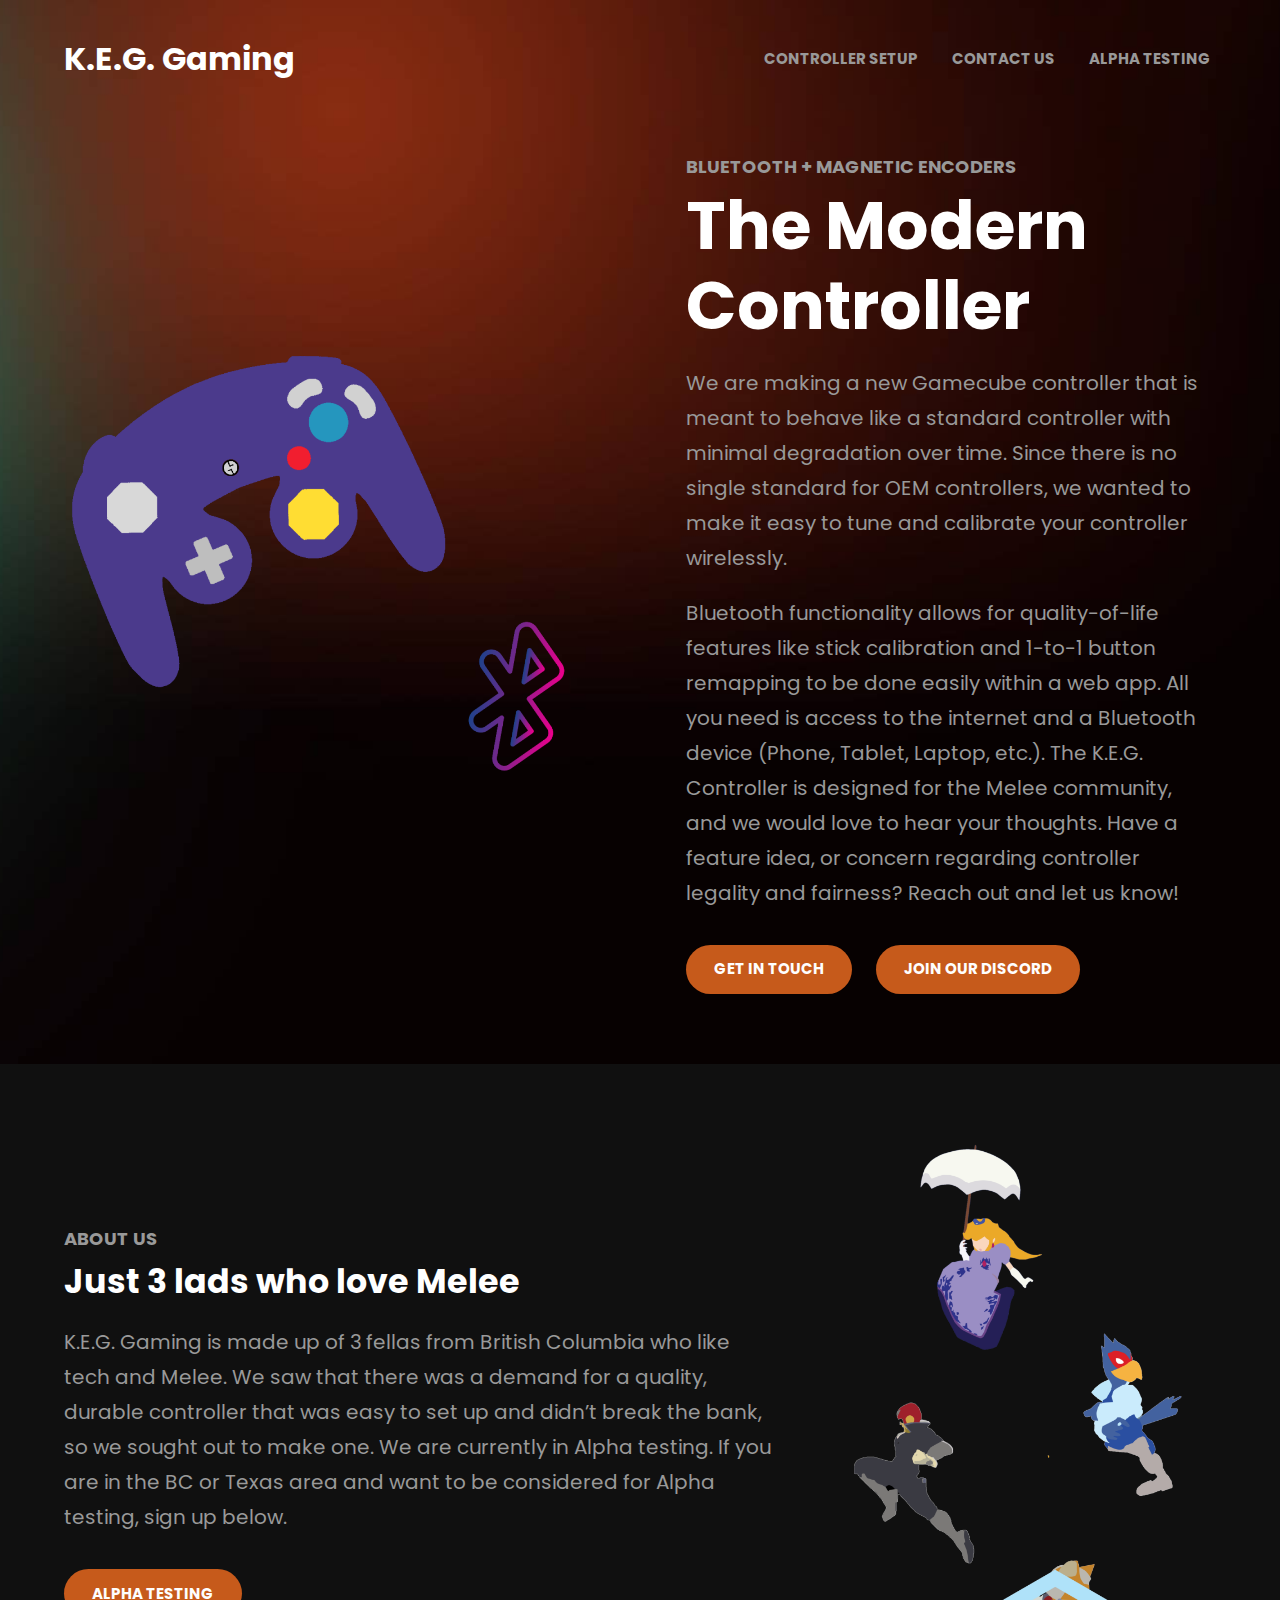
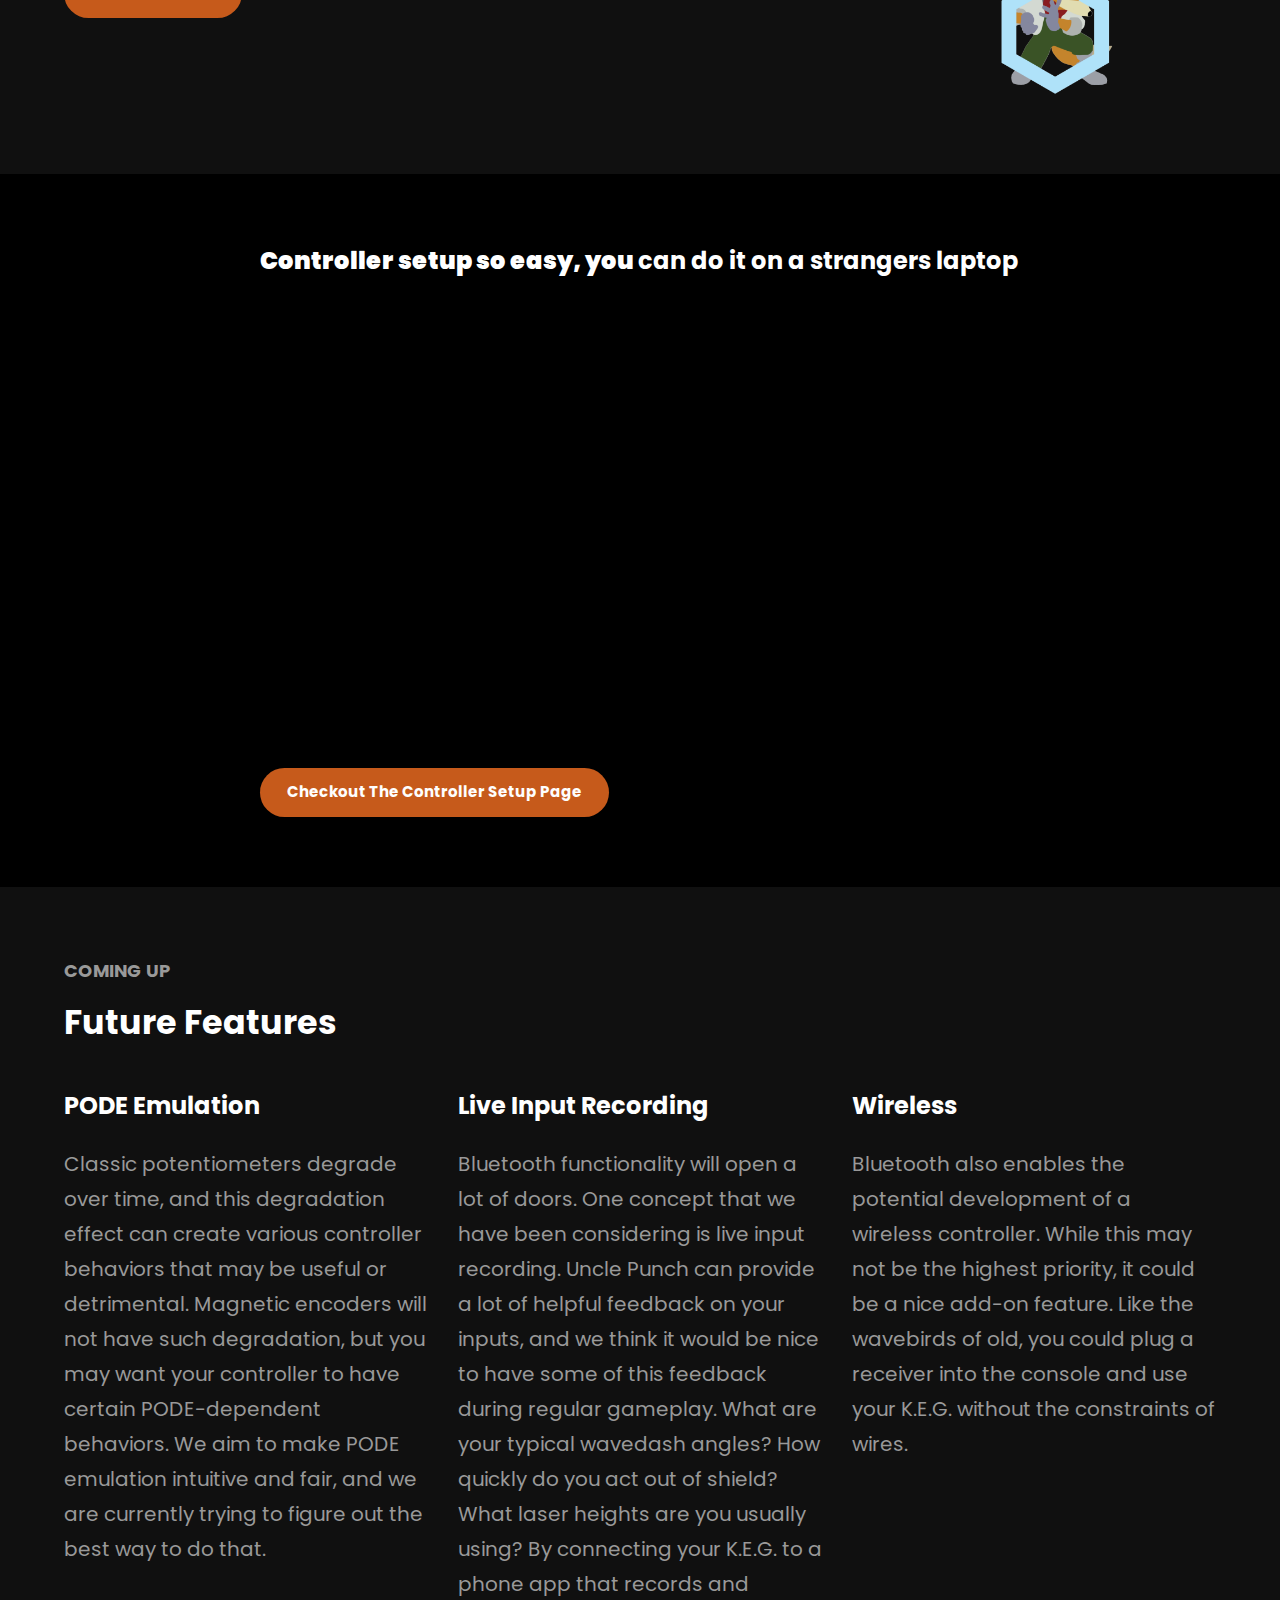
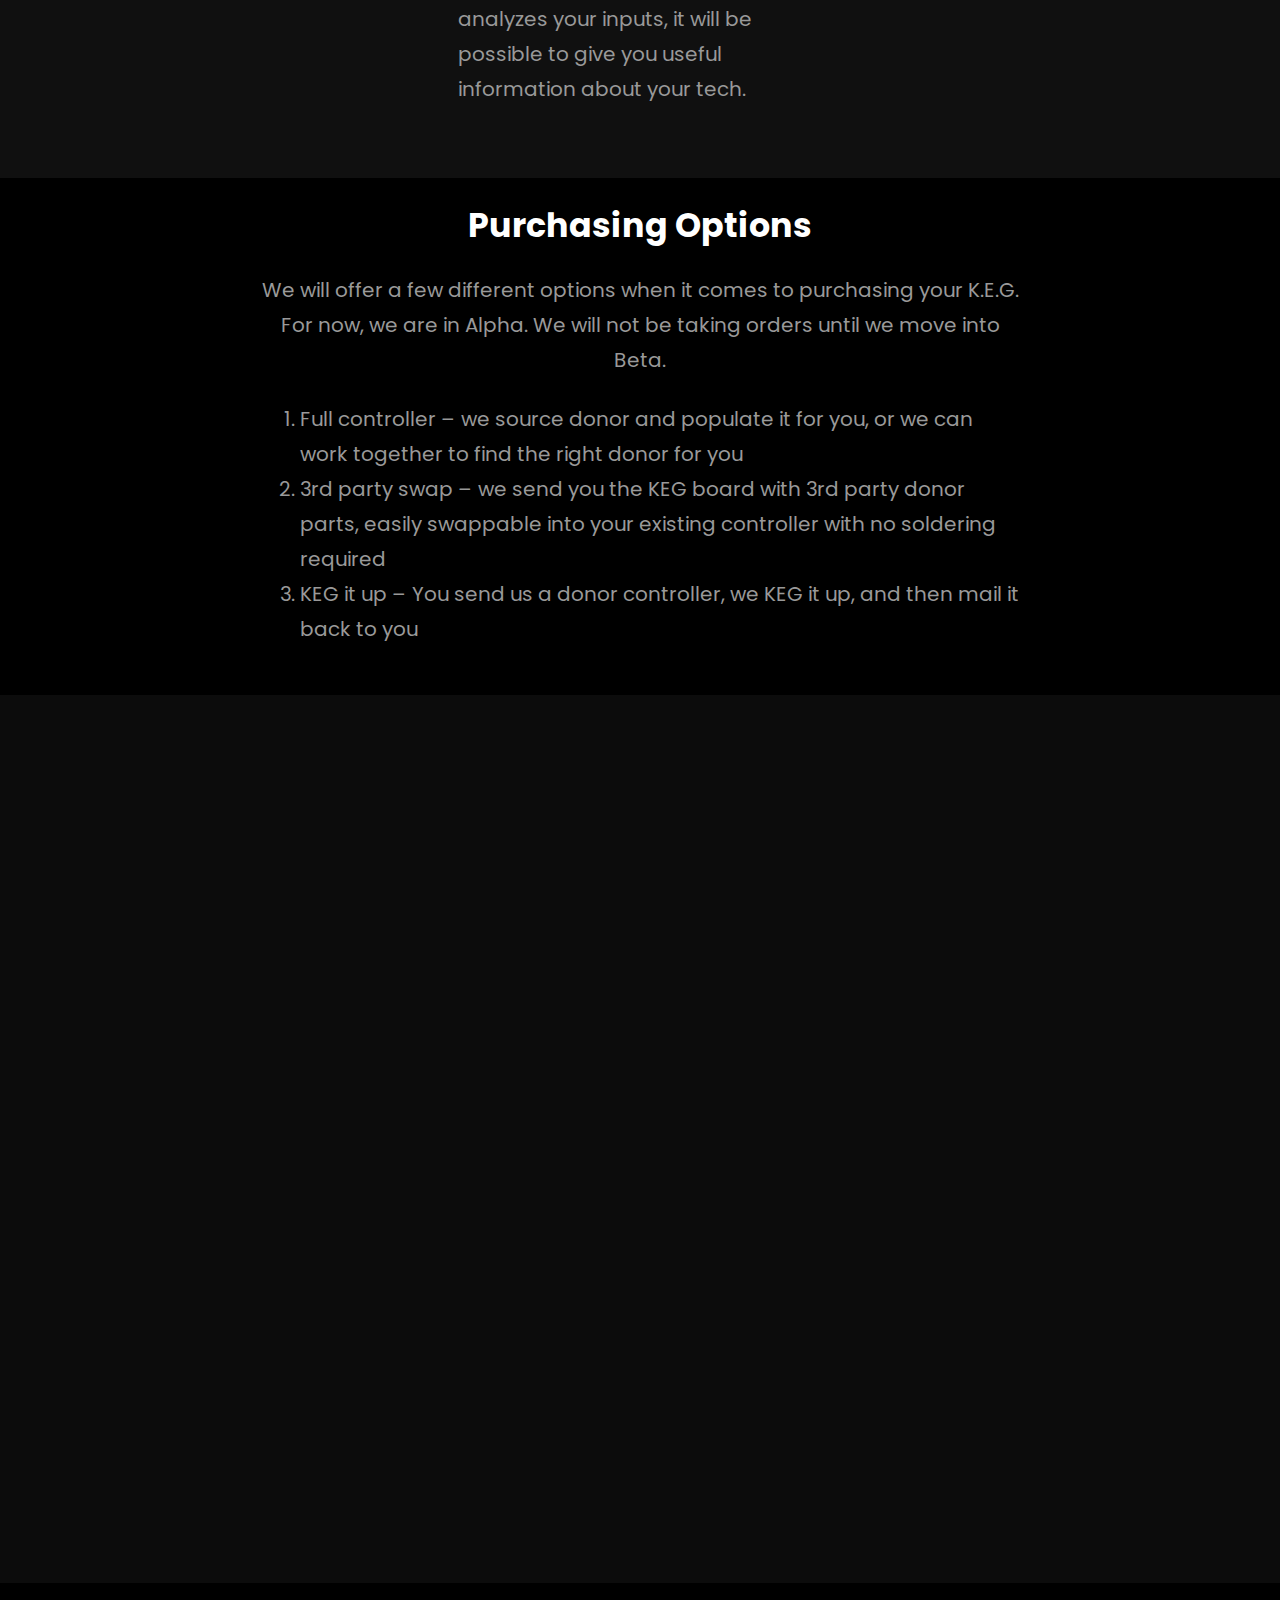
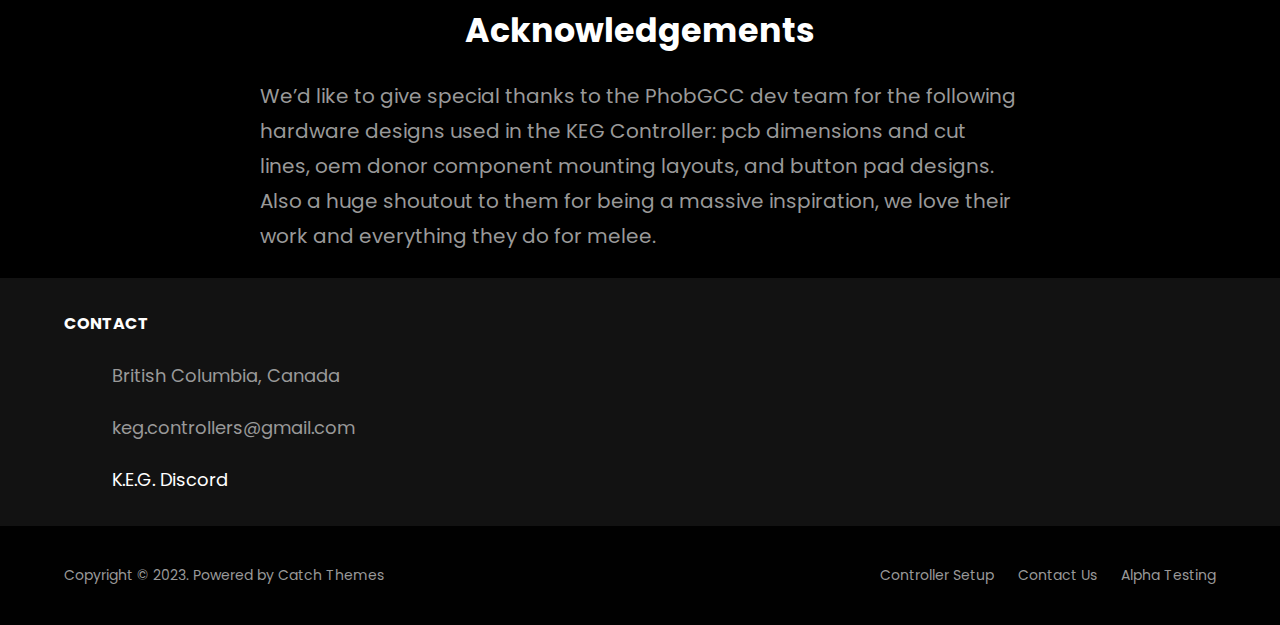
<file: index.html>
<!DOCTYPE html>
<html lang="en-US">

<head>
	<meta charset="UTF-8">
	<meta name="viewport" content="width=device-width, initial-scale=1">
	<meta name="robots" content="max-image-preview:large">
	<meta name="google-site-verification" content="LV9OIiJ8iN-jDm-wRwd_hnhIj9IPdUNMpSrhyTkTRc0" />
	<title>K.E.G. Gaming</title>
	<link rel="alternate" type="application/rss+xml" title="K.E.G. Gaming &raquo; Feed"
		href="https://keg-gaming.github.io/feed/">
	<link rel="alternate" type="application/rss+xml" title="K.E.G. Gaming &raquo; Comments Feed"
		href="https://keg-gaming.github.io/comments/feed/">
	
	<style id="wp-block-site-logo-inline-css">
		.wp-block-site-logo {
			box-sizing: border-box;
			line-height: 0
		}

		.wp-block-site-logo a {
			display: inline-block
		}

		.wp-block-site-logo.is-default-size img {
			width: 120px;
			height: auto
		}

		.wp-block-site-logo img {
			height: auto;
			max-width: 100%
		}

		.wp-block-site-logo a,
		.wp-block-site-logo img {
			border-radius: inherit
		}

		.wp-block-site-logo.aligncenter {
			margin-left: auto;
			margin-right: auto;
			text-align: center
		}

		.wp-block-site-logo.is-style-rounded {
			border-radius: 9999px
		}
	</style>
	<style id="wp-block-site-title-inline-css">
		.wp-block-site-title {
			font-size: var(--wp--preset--font-size--large);
			font-weight: var(--wp--custom--typography--font-weight--bold);
			line-height: 1.31;
			text-transform: capitalize;
		}
	</style>
	<style id="wp-block-site-tagline-inline-css">
		.wp-block-site-tagline {
			color: var(--wp--preset--color--foreground);
			font-size: var(--wp--preset--font-size--tiny);
			line-height: var(--wp--custom--typography--line-height--extra-small);
		}
	</style>
	<style id="wp-block-group-inline-css">
		.wp-block-group {
			box-sizing: border-box
		}

		:where(.wp-block-group.has-background) {
			padding: 1.25em 2.375em
		}
	</style>
	<style id="wp-block-navigation-link-inline-css">
		.wp-block-navigation .wp-block-navigation-item__label {
			word-break: normal;
			overflow-wrap: break-word
		}

		.wp-block-navigation .wp-block-navigation-item__description {
			display: none
		}
	</style>
	<link rel="stylesheet" id="wp-block-navigation-css"
		href="https://keg-gaming.github.io/wp-includes/blocks/navigation/style.min.css?ver=6.1.1" media="all">
	<style id="wp-block-navigation-inline-css">
		.wp-block-navigation {
			color: var(--wp--preset--color--body-text);
			font-size: var(--wp--preset--font-size--small);
			font-weight: var(--wp--custom--typography--font-weight--bold);
			line-height: 1.87;
			text-transform: uppercase;
		}

		.wp-block-navigation a:where(:not(.wp-element-button)) {
			color: inherit;
		}
	</style>
	<style id="wp-block-heading-inline-css">
		h1.has-background,
		h2.has-background,
		h3.has-background,
		h4.has-background,
		h5.has-background,
		h6.has-background {
			padding: 1.25em 2.375em
		}

		h1,
		h2,
		h3,
		h4,
		h5,
		h6 {
			color: var(--wp--preset--color--foreground);
			font-family: var(--wp--preset--font-family--poppins);
			font-weight: var(--wp--custom--typography--font-weight--bold);
			margin-top: 5px;
			margin-bottom: 5px;
		}
	</style>
	<style id="wp-block-paragraph-inline-css">
		.is-small-text {
			font-size: .875em
		}

		.is-regular-text {
			font-size: 1em
		}

		.is-large-text {
			font-size: 2.25em
		}

		.is-larger-text {
			font-size: 3em
		}

		.has-drop-cap:not(:focus):first-letter {
			float: left;
			font-size: 8.4em;
			line-height: .68;
			font-weight: 100;
			margin: .05em .1em 0 0;
			text-transform: uppercase;
			font-style: normal
		}

		p.has-drop-cap.has-background {
			overflow: hidden
		}

		p.has-background {
			padding: 1.25em 2.375em
		}

		:where(p.has-text-color:not(.has-link-color)) a {
			color: inherit
		}
	</style>
	<style id="wp-block-button-inline-css">
		.wp-block-button__link {
			cursor: pointer;
			display: inline-block;
			text-align: center;
			word-break: break-word;
			box-sizing: border-box
		}

		.wp-block-button__link.aligncenter {
			text-align: center
		}

		.wp-block-button__link.alignright {
			text-align: right
		}

		:where(.wp-block-button__link) {
			box-shadow: none;
			text-decoration: none;
			border-radius: 9999px;
			padding: calc(.667em + 2px) calc(1.333em + 2px)
		}

		.wp-block-button[style*=text-decoration] .wp-block-button__link {
			text-decoration: inherit
		}

		.wp-block-buttons>.wp-block-button.has-custom-width {
			max-width: none
		}

		.wp-block-buttons>.wp-block-button.has-custom-width .wp-block-button__link {
			width: 100%
		}

		.wp-block-buttons>.wp-block-button.has-custom-font-size .wp-block-button__link {
			font-size: inherit
		}

		.wp-block-buttons>.wp-block-button.wp-block-button__width-25 {
			width: calc(25% - var(--wp--style--block-gap, .5em)*0.75)
		}

		.wp-block-buttons>.wp-block-button.wp-block-button__width-50 {
			width: calc(50% - var(--wp--style--block-gap, .5em)*0.5)
		}

		.wp-block-buttons>.wp-block-button.wp-block-button__width-75 {
			width: calc(75% - var(--wp--style--block-gap, .5em)*0.25)
		}

		.wp-block-buttons>.wp-block-button.wp-block-button__width-100 {
			width: 100%;
			flex-basis: 100%
		}

		.wp-block-buttons.is-vertical>.wp-block-button.wp-block-button__width-25 {
			width: 25%
		}

		.wp-block-buttons.is-vertical>.wp-block-button.wp-block-button__width-50 {
			width: 50%
		}

		.wp-block-buttons.is-vertical>.wp-block-button.wp-block-button__width-75 {
			width: 75%
		}

		.wp-block-button.is-style-squared,
		.wp-block-button__link.wp-block-button.is-style-squared {
			border-radius: 0
		}

		.wp-block-button.no-border-radius,
		.wp-block-button__link.no-border-radius {
			border-radius: 0 !important
		}

		.wp-block-button.is-style-outline>.wp-block-button__link,
		.wp-block-button .wp-block-button__link.is-style-outline {
			border: 2px solid;
			padding: .667em 1.333em
		}

		.wp-block-button.is-style-outline>.wp-block-button__link:not(.has-text-color),
		.wp-block-button .wp-block-button__link.is-style-outline:not(.has-text-color) {
			color: currentColor
		}

		.wp-block-button.is-style-outline>.wp-block-button__link:not(.has-background),
		.wp-block-button .wp-block-button__link.is-style-outline:not(.has-background) {
			background-color: transparent;
			background-image: none
		}

		.wp-block-button .wp-block-button__link {
			background-color: var(--wp--preset--color--text-link);
			border-radius: 28px;
			color: var(--wp--preset--color--color-light);
			font-family: var(--wp--preset--font-family--poppins);
			font-size: var(--wp--preset--font-size--small);
			font-weight: var(--wp--custom--typography--font-weight--bold);
			line-height: var(--wp--custom--typography--line-height--paragraph);
			margin-top: 14px;
			padding-top: max(0.7rem, 0.75vw);
			padding-right: max(1.5rem, 1.85vw);
			padding-bottom: max(0.7rem, 0.75vw);
			padding-left: max(1.5rem, 1.85vw);
			text-transform: uppercase;
		}
	</style>
	<style id="wp-block-buttons-inline-css">
		.wp-block-buttons.is-vertical {
			flex-direction: column
		}

		.wp-block-buttons.is-vertical>.wp-block-button:last-child {
			margin-bottom: 0
		}

		.wp-block-buttons>.wp-block-button {
			display: inline-block;
			margin: 0
		}

		.wp-block-buttons.is-content-justification-left {
			justify-content: flex-start
		}

		.wp-block-buttons.is-content-justification-left.is-vertical {
			align-items: flex-start
		}

		.wp-block-buttons.is-content-justification-center {
			justify-content: center
		}

		.wp-block-buttons.is-content-justification-center.is-vertical {
			align-items: center
		}

		.wp-block-buttons.is-content-justification-right {
			justify-content: flex-end
		}

		.wp-block-buttons.is-content-justification-right.is-vertical {
			align-items: flex-end
		}

		.wp-block-buttons.is-content-justification-space-between {
			justify-content: space-between
		}

		.wp-block-buttons.aligncenter {
			text-align: center
		}

		.wp-block-buttons:not(.is-content-justification-space-between, .is-content-justification-right, .is-content-justification-left, .is-content-justification-center) .wp-block-button.aligncenter {
			margin-left: auto;
			margin-right: auto;
			width: 100%
		}

		.wp-block-buttons[style*=text-decoration] .wp-block-button,
		.wp-block-buttons[style*=text-decoration] .wp-block-button__link {
			text-decoration: inherit
		}

		.wp-block-buttons.has-custom-font-size .wp-block-button__link {
			font-size: inherit
		}

		.wp-block-button.aligncenter {
			text-align: center
		}
	</style>
	<style id="wp-block-media-text-inline-css">
		.wp-block-media-text {
			/*!rtl:begin:ignore*/
			direction: ltr;
			/*!rtl:end:ignore*/
			display: grid;
			grid-template-columns: 50% 1fr;
			grid-template-rows: auto;
			box-sizing: border-box
		}

		.wp-block-media-text.has-media-on-the-right {
			grid-template-columns: 1fr 50%
		}

		.wp-block-media-text.is-vertically-aligned-top .wp-block-media-text__content,
		.wp-block-media-text.is-vertically-aligned-top .wp-block-media-text__media {
			align-self: start
		}

		.wp-block-media-text.is-vertically-aligned-center .wp-block-media-text__content,
		.wp-block-media-text.is-vertically-aligned-center .wp-block-media-text__media,
		.wp-block-media-text .wp-block-media-text__content,
		.wp-block-media-text .wp-block-media-text__media {
			align-self: center
		}

		.wp-block-media-text.is-vertically-aligned-bottom .wp-block-media-text__content,
		.wp-block-media-text.is-vertically-aligned-bottom .wp-block-media-text__media {
			align-self: end
		}

		.wp-block-media-text .wp-block-media-text__media {
			/*!rtl:begin:ignore*/
			grid-column: 1;
			grid-row: 1;
			/*!rtl:end:ignore*/
			margin: 0
		}

		.wp-block-media-text .wp-block-media-text__content {
			direction: ltr;
			/*!rtl:begin:ignore*/
			grid-column: 2;
			grid-row: 1;
			/*!rtl:end:ignore*/
			padding: 0 8%;
			word-break: break-word
		}

		.wp-block-media-text.has-media-on-the-right .wp-block-media-text__media {
			/*!rtl:begin:ignore*/
			grid-column: 2;
			grid-row: 1
				/*!rtl:end:ignore*/
		}

		.wp-block-media-text.has-media-on-the-right .wp-block-media-text__content {
			/*!rtl:begin:ignore*/
			grid-column: 1;
			grid-row: 1
				/*!rtl:end:ignore*/
		}

		.wp-block-media-text__media img,
		.wp-block-media-text__media video {
			height: auto;
			max-width: unset;
			width: 100%;
			vertical-align: middle
		}

		.wp-block-media-text.is-image-fill .wp-block-media-text__media {
			height: 100%;
			min-height: 250px;
			background-size: cover
		}

		.wp-block-media-text.is-image-fill .wp-block-media-text__media>a {
			display: block;
			height: 100%
		}

		.wp-block-media-text.is-image-fill .wp-block-media-text__media img {
			position: absolute;
			width: 1px;
			height: 1px;
			padding: 0;
			margin: -1px;
			overflow: hidden;
			clip: rect(0, 0, 0, 0);
			border: 0
		}

		@media (max-width:600px) {
			.wp-block-media-text.is-stacked-on-mobile {
				grid-template-columns: 100% !important
			}

			.wp-block-media-text.is-stacked-on-mobile .wp-block-media-text__media {
				grid-column: 1;
				grid-row: 1
			}

			.wp-block-media-text.is-stacked-on-mobile .wp-block-media-text__content {
				grid-column: 1;
				grid-row: 2
			}
		}
	</style>
	<link rel="stylesheet" id="wp-block-cover-css"
		href="https://keg-gaming.github.io/wp-includes/blocks/cover/style.min.css?ver=6.1.1" media="all">
	<style id="wp-block-template-part-inline-css">
		.wp-block-template-part.has-background {
			padding: 1.25em 2.375em;
			margin-top: 0;
			margin-bottom: 0
		}
	</style>
	<style id="wp-block-embed-inline-css">
		.wp-block-embed.alignleft,
		.wp-block-embed.alignright,
		.wp-block[data-align=left]>[data-type="core/embed"],
		.wp-block[data-align=right]>[data-type="core/embed"] {
			max-width: 360px;
			width: 100%
		}

		.wp-block-embed.alignleft .wp-block-embed__wrapper,
		.wp-block-embed.alignright .wp-block-embed__wrapper,
		.wp-block[data-align=left]>[data-type="core/embed"] .wp-block-embed__wrapper,
		.wp-block[data-align=right]>[data-type="core/embed"] .wp-block-embed__wrapper {
			min-width: 280px
		}

		.wp-block-cover .wp-block-embed {
			min-width: 320px;
			min-height: 240px
		}

		.wp-block-embed {
			overflow-wrap: break-word
		}

		.wp-block-embed figcaption {
			margin-top: .5em;
			margin-bottom: 1em
		}

		.wp-block-embed iframe {
			max-width: 100%
		}

		.wp-block-embed__wrapper {
			position: relative
		}

		.wp-embed-responsive .wp-has-aspect-ratio .wp-block-embed__wrapper:before {
			content: "";
			display: block;
			padding-top: 50%
		}

		.wp-embed-responsive .wp-has-aspect-ratio iframe {
			position: absolute;
			top: 0;
			right: 0;
			bottom: 0;
			left: 0;
			height: 100%;
			width: 100%
		}

		.wp-embed-responsive .wp-embed-aspect-21-9 .wp-block-embed__wrapper:before {
			padding-top: 42.85%
		}

		.wp-embed-responsive .wp-embed-aspect-18-9 .wp-block-embed__wrapper:before {
			padding-top: 50%
		}

		.wp-embed-responsive .wp-embed-aspect-16-9 .wp-block-embed__wrapper:before {
			padding-top: 56.25%
		}

		.wp-embed-responsive .wp-embed-aspect-4-3 .wp-block-embed__wrapper:before {
			padding-top: 75%
		}

		.wp-embed-responsive .wp-embed-aspect-1-1 .wp-block-embed__wrapper:before {
			padding-top: 100%
		}

		.wp-embed-responsive .wp-embed-aspect-9-16 .wp-block-embed__wrapper:before {
			padding-top: 177.77%
		}

		.wp-embed-responsive .wp-embed-aspect-1-2 .wp-block-embed__wrapper:before {
			padding-top: 200%
		}

		.wp-block-embed figcaption {
			color: #555;
			font-size: 13px;
			text-align: center
		}

		.is-dark-theme .wp-block-embed figcaption {
			color: hsla(0, 0%, 100%, .65)
		}

		.wp-block-embed {
			margin: 0 0 1em
		}
	</style>
	<style id="wp-block-columns-inline-css">
		.wp-block-columns {
			display: flex;
			margin-bottom: 1.75em;
			box-sizing: border-box;
			flex-wrap: wrap !important;
			align-items: normal !important
		}

		@media (min-width:782px) {
			.wp-block-columns {
				flex-wrap: nowrap !important
			}
		}

		.wp-block-columns.are-vertically-aligned-top {
			align-items: flex-start
		}

		.wp-block-columns.are-vertically-aligned-center {
			align-items: center
		}

		.wp-block-columns.are-vertically-aligned-bottom {
			align-items: flex-end
		}

		@media (max-width:781px) {
			.wp-block-columns:not(.is-not-stacked-on-mobile)>.wp-block-column {
				flex-basis: 100% !important
			}
		}

		@media (min-width:782px) {
			.wp-block-columns:not(.is-not-stacked-on-mobile)>.wp-block-column {
				flex-basis: 0;
				flex-grow: 1
			}

			.wp-block-columns:not(.is-not-stacked-on-mobile)>.wp-block-column[style*=flex-basis] {
				flex-grow: 0
			}
		}

		.wp-block-columns.is-not-stacked-on-mobile {
			flex-wrap: nowrap !important
		}

		.wp-block-columns.is-not-stacked-on-mobile>.wp-block-column {
			flex-basis: 0;
			flex-grow: 1
		}

		.wp-block-columns.is-not-stacked-on-mobile>.wp-block-column[style*=flex-basis] {
			flex-grow: 0
		}

		:where(.wp-block-columns.has-background) {
			padding: 1.25em 2.375em
		}

		.wp-block-column {
			flex-grow: 1;
			min-width: 0;
			word-break: break-word;
			overflow-wrap: break-word
		}

		.wp-block-column.is-vertically-aligned-top {
			align-self: flex-start
		}

		.wp-block-column.is-vertically-aligned-center {
			align-self: center
		}

		.wp-block-column.is-vertically-aligned-bottom {
			align-self: flex-end
		}

		.wp-block-column.is-vertically-aligned-bottom,
		.wp-block-column.is-vertically-aligned-center,
		.wp-block-column.is-vertically-aligned-top {
			width: 100%
		}
	</style>
	<style id="wp-block-list-inline-css">
		ol,
		ul {
			box-sizing: border-box
		}

		ol.has-background,
		ul.has-background {
			padding: 1.25em 2.375em
		}
	</style>
	<style id="wp-duotone-000097-ff4747-27-inline-css">
		.wp-duotone-000097-ff4747-27>.wp-block-cover__image-background,
		.wp-duotone-000097-ff4747-27>.wp-block-cover__video-background {
			filter: url('#wp-duotone-000097-ff4747-27') !important;
		}
	</style>
	<style id="wp-block-image-inline-css">
		.wp-block-image img {
			height: auto;
			max-width: 100%;
			vertical-align: bottom
		}

		.wp-block-image.has-custom-border img,
		.wp-block-image img {
			box-sizing: border-box
		}

		.wp-block-image.aligncenter {
			text-align: center
		}

		.wp-block-image.alignfull img,
		.wp-block-image.alignwide img {
			height: auto;
			width: 100%
		}

		.wp-block-image.aligncenter,
		.wp-block-image .aligncenter,
		.wp-block-image.alignleft,
		.wp-block-image .alignleft,
		.wp-block-image.alignright,
		.wp-block-image .alignright {
			display: table
		}

		.wp-block-image.aligncenter>figcaption,
		.wp-block-image .aligncenter>figcaption,
		.wp-block-image.alignleft>figcaption,
		.wp-block-image .alignleft>figcaption,
		.wp-block-image.alignright>figcaption,
		.wp-block-image .alignright>figcaption {
			display: table-caption;
			caption-side: bottom
		}

		.wp-block-image .alignleft {
			float: left;
			margin: .5em 1em .5em 0
		}

		.wp-block-image .alignright {
			float: right;
			margin: .5em 0 .5em 1em
		}

		.wp-block-image .aligncenter {
			margin-left: auto;
			margin-right: auto
		}

		.wp-block-image figcaption {
			margin-top: .5em;
			margin-bottom: 1em
		}

		.wp-block-image.is-style-circle-mask img,
		.wp-block-image.is-style-rounded img,
		.wp-block-image .is-style-rounded img {
			border-radius: 9999px
		}

		@supports ((-webkit-mask-image:none) or (mask-image:none)) or (-webkit-mask-image:none) {
			.wp-block-image.is-style-circle-mask img {
				-webkit-mask-image: url('data:image/svg+xml;utf8,<svg viewBox="0 0 100 100" xmlns="http://www.w3.org/2000/svg"><circle cx="50" cy="50" r="50"/></svg>');
				mask-image: url('data:image/svg+xml;utf8,<svg viewBox="0 0 100 100" xmlns="http://www.w3.org/2000/svg"><circle cx="50" cy="50" r="50"/></svg>');
				mask-mode: alpha;
				-webkit-mask-repeat: no-repeat;
				mask-repeat: no-repeat;
				-webkit-mask-size: contain;
				mask-size: contain;
				-webkit-mask-position: center;
				mask-position: center;
				border-radius: 0
			}
		}

		.wp-block-image :where(.has-border-color) {
			border-style: solid
		}

		.wp-block-image :where([style*=border-top-color]) {
			border-top-style: solid
		}

		.wp-block-image :where([style*=border-right-color]) {
			border-right-style: solid
		}

		.wp-block-image :where([style*=border-bottom-color]) {
			border-bottom-style: solid
		}

		.wp-block-image :where([style*=border-left-color]) {
			border-left-style: solid
		}

		.wp-block-image :where([style*=border-width]) {
			border-style: solid
		}

		.wp-block-image :where([style*=border-top-width]) {
			border-top-style: solid
		}

		.wp-block-image :where([style*=border-right-width]) {
			border-right-style: solid
		}

		.wp-block-image :where([style*=border-bottom-width]) {
			border-bottom-style: solid
		}

		.wp-block-image :where([style*=border-left-width]) {
			border-left-style: solid
		}

		.wp-block-image figure {
			margin: 0
		}

		.wp-block-image figcaption {
			color: #555;
			font-size: 13px;
			text-align: center
		}

		.is-dark-theme .wp-block-image figcaption {
			color: hsla(0, 0%, 100%, .65)
		}

		.wp-block-image {
			margin: 0 0 1em
		}
	</style>
	<style id="wp-block-library-inline-css">
		:root {
			--wp-admin-theme-color: #007cba;
			--wp-admin-theme-color--rgb: 0, 124, 186;
			--wp-admin-theme-color-darker-10: #006ba1;
			--wp-admin-theme-color-darker-10--rgb: 0, 107, 161;
			--wp-admin-theme-color-darker-20: #005a87;
			--wp-admin-theme-color-darker-20--rgb: 0, 90, 135;
			--wp-admin-border-width-focus: 2px
		}

		@media (-webkit-min-device-pixel-ratio:2),
		(min-resolution:192dpi) {
			:root {
				--wp-admin-border-width-focus: 1.5px
			}
		}

		.wp-element-button {
			cursor: pointer
		}

		:root {
			--wp--preset--font-size--normal: 16px;
			--wp--preset--font-size--huge: 42px
		}

		:root .has-very-light-gray-background-color {
			background-color: #eee
		}

		:root .has-very-dark-gray-background-color {
			background-color: #313131
		}

		:root .has-very-light-gray-color {
			color: #eee
		}

		:root .has-very-dark-gray-color {
			color: #313131
		}

		:root .has-vivid-green-cyan-to-vivid-cyan-blue-gradient-background {
			background: linear-gradient(135deg, #00d084, #0693e3)
		}

		:root .has-purple-crush-gradient-background {
			background: linear-gradient(135deg, #34e2e4, #4721fb 50%, #ab1dfe)
		}

		:root .has-hazy-dawn-gradient-background {
			background: linear-gradient(135deg, #faaca8, #dad0ec)
		}

		:root .has-subdued-olive-gradient-background {
			background: linear-gradient(135deg, #fafae1, #67a671)
		}

		:root .has-atomic-cream-gradient-background {
			background: linear-gradient(135deg, #fdd79a, #004a59)
		}

		:root .has-nightshade-gradient-background {
			background: linear-gradient(135deg, #330968, #31cdcf)
		}

		:root .has-midnight-gradient-background {
			background: linear-gradient(135deg, #020381, #2874fc)
		}

		.has-regular-font-size {
			font-size: 1em
		}

		.has-larger-font-size {
			font-size: 2.625em
		}

		.has-normal-font-size {
			font-size: var(--wp--preset--font-size--normal)
		}

		.has-huge-font-size {
			font-size: var(--wp--preset--font-size--huge)
		}

		.has-text-align-center {
			text-align: center
		}

		.has-text-align-left {
			text-align: left
		}

		.has-text-align-right {
			text-align: right
		}

		#end-resizable-editor-section {
			display: none
		}

		.aligncenter {
			clear: both
		}

		.items-justified-left {
			justify-content: flex-start
		}

		.items-justified-center {
			justify-content: center
		}

		.items-justified-right {
			justify-content: flex-end
		}

		.items-justified-space-between {
			justify-content: space-between
		}

		.screen-reader-text {
			border: 0;
			clip: rect(1px, 1px, 1px, 1px);
			clip-path: inset(50%);
			height: 1px;
			margin: -1px;
			overflow: hidden;
			padding: 0;
			position: absolute;
			width: 1px;
			word-wrap: normal !important
		}

		.screen-reader-text:focus {
			background-color: #ddd;
			clip: auto !important;
			clip-path: none;
			color: #444;
			display: block;
			font-size: 1em;
			height: auto;
			left: 5px;
			line-height: normal;
			padding: 15px 23px 14px;
			text-decoration: none;
			top: 5px;
			width: auto;
			z-index: 100000
		}

		html :where(.has-border-color) {
			border-style: solid
		}

		html :where([style*=border-top-color]) {
			border-top-style: solid
		}

		html :where([style*=border-right-color]) {
			border-right-style: solid
		}

		html :where([style*=border-bottom-color]) {
			border-bottom-style: solid
		}

		html :where([style*=border-left-color]) {
			border-left-style: solid
		}

		html :where([style*=border-width]) {
			border-style: solid
		}

		html :where([style*=border-top-width]) {
			border-top-style: solid
		}

		html :where([style*=border-right-width]) {
			border-right-style: solid
		}

		html :where([style*=border-bottom-width]) {
			border-bottom-style: solid
		}

		html :where([style*=border-left-width]) {
			border-left-style: solid
		}

		html :where(img[class*=wp-image-]) {
			height: auto;
			max-width: 100%
		}

		figure {
			margin: 0 0 1em
		}
	</style>
	<style id="global-styles-inline-css">
		body {
			--wp--preset--color--black: #000000;
			--wp--preset--color--cyan-bluish-gray: #abb8c3;
			--wp--preset--color--white: #ffffff;
			--wp--preset--color--pale-pink: #f78da7;
			--wp--preset--color--vivid-red: #cf2e2e;
			--wp--preset--color--luminous-vivid-orange: #ff6900;
			--wp--preset--color--luminous-vivid-amber: #fcb900;
			--wp--preset--color--light-green-cyan: #7bdcb5;
			--wp--preset--color--vivid-green-cyan: #00d084;
			--wp--preset--color--pale-cyan-blue: #8ed1fc;
			--wp--preset--color--vivid-cyan-blue: #0693e3;
			--wp--preset--color--vivid-purple: #9b51e0;
			--wp--preset--color--background: #000000;
			--wp--preset--color--foreground: #ffffff;
			--wp--preset--color--primary: #101010;
			--wp--preset--color--secondary: #2e2e2e;
			--wp--preset--color--tertiary: #121212;
			--wp--preset--color--text-link: #c65a1b;
			--wp--preset--color--body-text: #999999;
			--wp--preset--color--border-color: #282828;
			--wp--preset--color--rose: #ff27a9;
			--wp--preset--color--bean-red: #ff575d;
			--wp--preset--color--ironside-grey: #666666;
			--wp--preset--color--white-smoke: #f6f6f6;
			--wp--preset--color--dune: #333333;
			--wp--preset--color--color-light: #fefefe;
			--wp--preset--color--color-dark: #010101;
			--wp--preset--color--woodsmoke: #0e0c0c;
			--wp--preset--color--deep-orange: #ea6733;
			--wp--preset--color--eucalyptus: #3fe0b3;
			--wp--preset--gradient--vivid-cyan-blue-to-vivid-purple: linear-gradient(135deg, rgba(6, 147, 227, 1) 0%, rgb(155, 81, 224) 100%);
			--wp--preset--gradient--light-green-cyan-to-vivid-green-cyan: linear-gradient(135deg, rgb(122, 220, 180) 0%, rgb(0, 208, 130) 100%);
			--wp--preset--gradient--luminous-vivid-amber-to-luminous-vivid-orange: linear-gradient(135deg, rgba(252, 185, 0, 1) 0%, rgba(255, 105, 0, 1) 100%);
			--wp--preset--gradient--luminous-vivid-orange-to-vivid-red: linear-gradient(135deg, rgba(255, 105, 0, 1) 0%, rgb(207, 46, 46) 100%);
			--wp--preset--gradient--very-light-gray-to-cyan-bluish-gray: linear-gradient(135deg, rgb(238, 238, 238) 0%, rgb(169, 184, 195) 100%);
			--wp--preset--gradient--cool-to-warm-spectrum: linear-gradient(135deg, rgb(74, 234, 220) 0%, rgb(151, 120, 209) 20%, rgb(207, 42, 186) 40%, rgb(238, 44, 130) 60%, rgb(251, 105, 98) 80%, rgb(254, 248, 76) 100%);
			--wp--preset--gradient--blush-light-purple: linear-gradient(135deg, rgb(255, 206, 236) 0%, rgb(152, 150, 240) 100%);
			--wp--preset--gradient--blush-bordeaux: linear-gradient(135deg, rgb(254, 205, 165) 0%, rgb(254, 45, 45) 50%, rgb(107, 0, 62) 100%);
			--wp--preset--gradient--luminous-dusk: linear-gradient(135deg, rgb(255, 203, 112) 0%, rgb(199, 81, 192) 50%, rgb(65, 88, 208) 100%);
			--wp--preset--gradient--pale-ocean: linear-gradient(135deg, rgb(255, 245, 203) 0%, rgb(182, 227, 212) 50%, rgb(51, 167, 181) 100%);
			--wp--preset--gradient--electric-grass: linear-gradient(135deg, rgb(202, 248, 128) 0%, rgb(113, 206, 126) 100%);
			--wp--preset--gradient--midnight: linear-gradient(135deg, rgb(2, 3, 129) 0%, rgb(40, 116, 252) 100%);
			--wp--preset--gradient--vertical-secondary-to-tertiary: linear-gradient(to bottom, var(--wp--preset--color--secondary) 0%, var(--wp--preset--color--tertiary) 100%);
			--wp--preset--gradient--vertical-secondary-to-background: linear-gradient(to bottom, var(--wp--preset--color--secondary) 0%, var(--wp--preset--color--background) 100%);
			--wp--preset--gradient--vertical-tertiary-to-background: linear-gradient(to bottom, var(--wp--preset--color--tertiary) 0%, var(--wp--preset--color--background) 100%);
			--wp--preset--gradient--diagonal-primary-to-foreground: linear-gradient(to bottom right, var(--wp--preset--color--primary) 0%, var(--wp--preset--color--foreground) 100%);
			--wp--preset--gradient--diagonal-secondary-to-background: linear-gradient(to bottom right, var(--wp--preset--color--secondary) 50%, var(--wp--preset--color--background) 50%);
			--wp--preset--gradient--diagonal-background-to-secondary: linear-gradient(to bottom right, var(--wp--preset--color--background) 50%, var(--wp--preset--color--secondary) 50%);
			--wp--preset--gradient--diagonal-tertiary-to-background: linear-gradient(to bottom right, var(--wp--preset--color--tertiary) 50%, var(--wp--preset--color--background) 50%);
			--wp--preset--gradient--diagonal-background-to-tertiary: linear-gradient(to bottom right, var(--wp--preset--color--background) 50%, var(--wp--preset--color--tertiary) 50%);
			--wp--preset--gradient--horizontal-rose-to-bean-red: linear-gradient(to right, var(--wp--preset--color--rose) 0%, var(--wp--preset--color--bean-red) 100%);
			--wp--preset--gradient--horizontal-bean-red-to-rose: linear-gradient(to right, var(--wp--preset--color--bean-red) 0%, var(--wp--preset--color--rose) 100%);
			--wp--preset--gradient--horizontal-color-gradient-first-to-gradient-second: linear-gradient(to right, var(--wp--preset--color--background) 0%, var(--wp--preset--color--background) 100%);
			--wp--preset--gradient--horizontal-deep-orange-to-eucalyptus: linear-gradient(to right, var(--wp--preset--color--deep-orange) 0%, var(--wp--preset--color--eucalyptus) 99%);
			--wp--preset--duotone--dark-grayscale: url('#wp-duotone-dark-grayscale');
			--wp--preset--duotone--grayscale: url('#wp-duotone-grayscale');
			--wp--preset--duotone--purple-yellow: url('#wp-duotone-purple-yellow');
			--wp--preset--duotone--blue-red: url('#wp-duotone-blue-red');
			--wp--preset--duotone--midnight: url('#wp-duotone-midnight');
			--wp--preset--duotone--magenta-yellow: url('#wp-duotone-magenta-yellow');
			--wp--preset--duotone--purple-green: url('#wp-duotone-purple-green');
			--wp--preset--duotone--blue-orange: url('#wp-duotone-blue-orange');
			--wp--preset--duotone--foreground-and-background: url('#wp-duotone-foreground-and-background');
			--wp--preset--duotone--foreground-and-secondary: url('#wp-duotone-foreground-and-secondary');
			--wp--preset--duotone--foreground-and-tertiary: url('#wp-duotone-foreground-and-tertiary');
			--wp--preset--duotone--link-and-background: url('#wp-duotone-link-and-background');
			--wp--preset--duotone--link-and-secondary: url('#wp-duotone-link-and-secondary');
			--wp--preset--duotone--link-and-tertiary: url('#wp-duotone-link-and-tertiary');
			--wp--preset--font-size--small: 15px;
			--wp--preset--font-size--medium: 16px;
			--wp--preset--font-size--large: clamp(24px, 4.2vw, 32px);
			--wp--preset--font-size--x-large: 42px;
			--wp--preset--font-size--tiny: 13px;
			--wp--preset--font-size--extra-small: 14px;
			--wp--preset--font-size--upper-heading: 18px;
			--wp--preset--font-size--normal: clamp(18px, 1.6vw, 20px);
			--wp--preset--font-size--content-heading: clamp(22px, 4.2vw, 24px);
			--wp--preset--font-size--extra-large: clamp(32px, 6vw, 36px);
			--wp--preset--font-size--huge: clamp(36px, 5.2vw, 80px);
			--wp--preset--font-family--open-sans: "Open Sans", serif;
			--wp--preset--font-family--poppins: "Poppins", serif;
			--wp--preset--spacing--20: 0.44rem;
			--wp--preset--spacing--30: 0.67rem;
			--wp--preset--spacing--40: 1rem;
			--wp--preset--spacing--50: 1.5rem;
			--wp--preset--spacing--60: 2.25rem;
			--wp--preset--spacing--70: 3.38rem;
			--wp--preset--spacing--80: 5.06rem;
			--wp--custom--spacing--extra-small: clamp(28px, 3.5vw, 35px);
			--wp--custom--spacing--wp-post: clamp(30px, 3.5vw, 56px);
			--wp--custom--spacing--wp-comment-horizontal: clamp(30px, 3.7vw, 70px);
			--wp--custom--spacing--wp-comment-vertical: clamp(30px, 3.5vw, 49px);
			--wp--custom--spacing--wp-block-sidebar: clamp(0px, 5vw, 96px);
			--wp--custom--spacing--wp-block-sidebar-widget: clamp(30px, 3.5vw, 63px);
			--wp--custom--spacing--wp-block-page-numbers: clamp(49px, 3.3vw, 63px);
			--wp--custom--spacing--wp-footer-vertical: clamp(5px, 2.5vw, 45px);
			--wp--custom--spacing--normal: clamp(30px, 3.5vw, 40px);
			--wp--custom--spacing--small: max(1.75rem, 5vw);
			--wp--custom--spacing--medium: clamp(2rem, 8vw, calc(4 * var(--wp--style--block-gap)));
			--wp--custom--spacing--large: clamp(3.5rem, 10vw, 5.0625rem);
			--wp--custom--spacing--outer: var(--wp--custom--spacing--small, 1.25rem);
			--wp--custom--spacing--section-block-top: clamp(42px, 5.5vw, 105px);
			--wp--custom--spacing--section-block-bottom: clamp(12px, 5.5vw, 70px);
			--wp--custom--spacing--section-pricing-content: clamp(21px, 5.5vw, 42px);
			--wp--custom--spacing--main-block-gap: clamp(18px, 5.5vw, 81px);
			--wp--custom--spacing--testimonial-inner-gap: clamp(35px, 3.5vw, 42px);
			--wp--custom--spacing--group-heading-bottom-gap: clamp(35px, 3.5vw, 42px);
			--wp--custom--typography--font-size--heading-one: clamp(36px, 3vw, 56px);
			--wp--custom--typography--font-size--heading-two: clamp(32px, 2.6vw, 49px);
			--wp--custom--typography--font-size--heading-three: clamp(28px, 1.9vw, 36px);
			--wp--custom--typography--font-size--heading-four: clamp(24px, 1.5vw, 28px);
			--wp--custom--typography--font-size--heading-five: clamp(22px, 1.3vw, 24px);
			--wp--custom--typography--font-size--heading-six: 18px;
			--wp--custom--typography--font-size--post-title: clamp(32px, 6vw, 36px);
			--wp--custom--typography--line-height--heading-one: 1.38;
			--wp--custom--typography--line-height--heading-two: 1.43;
			--wp--custom--typography--line-height--heading-three: 1.36;
			--wp--custom--typography--line-height--heading-four: 1.5;
			--wp--custom--typography--line-height--heading-five: 1.458333333333333;
			--wp--custom--typography--line-height--heading-six: 1.56;
			--wp--custom--typography--line-height--paragraph: 1.75;
			--wp--custom--typography--line-height--post-title: 1.36;
			--wp--custom--typography--line-height--extra-small: 21px;
			--wp--custom--typography--line-height--small: 28px;
			--wp--custom--typography--line-height--normal: normal;
			--wp--custom--typography--font-weight--light: 300;
			--wp--custom--typography--font-weight--normal: 400;
			--wp--custom--typography--font-weight--medium: 500;
			--wp--custom--typography--font-weight--semi-bold: 600;
			--wp--custom--typography--font-weight--bold: 700;
			--wp--custom--typography--font-weight--extra-bold: 900;
		}

		body {
			margin: 0;
			--wp--style--global--content-size: 760px;
			--wp--style--global--wide-size: 1400px;
		}

		.wp-site-blocks>.alignleft {
			float: left;
			margin-right: 2em;
		}

		.wp-site-blocks>.alignright {
			float: right;
			margin-left: 2em;
		}

		.wp-site-blocks>.aligncenter {
			justify-content: center;
			margin-left: auto;
			margin-right: auto;
		}

		.wp-site-blocks>* {
			margin-block-start: 0;
			margin-block-end: 0;
		}

		.wp-site-blocks>*+* {
			margin-block-start: 1.5rem;
		}

		body {
			--wp--style--block-gap: 1.5rem;
		}

		body .is-layout-flow>* {
			margin-block-start: 0;
			margin-block-end: 0;
		}

		body .is-layout-flow>*+* {
			margin-block-start: 1.5rem;
			margin-block-end: 0;
		}

		body .is-layout-constrained>* {
			margin-block-start: 0;
			margin-block-end: 0;
		}

		body .is-layout-constrained>*+* {
			margin-block-start: 1.5rem;
			margin-block-end: 0;
		}

		body .is-layout-flex {
			gap: 1.5rem;
		}

		body .is-layout-flow>.alignleft {
			float: left;
			margin-inline-start: 0;
			margin-inline-end: 2em;
		}

		body .is-layout-flow>.alignright {
			float: right;
			margin-inline-start: 2em;
			margin-inline-end: 0;
		}

		body .is-layout-flow>.aligncenter {
			margin-left: auto !important;
			margin-right: auto !important;
		}

		body .is-layout-constrained>.alignleft {
			float: left;
			margin-inline-start: 0;
			margin-inline-end: 2em;
		}

		body .is-layout-constrained>.alignright {
			float: right;
			margin-inline-start: 2em;
			margin-inline-end: 0;
		}

		body .is-layout-constrained>.aligncenter {
			margin-left: auto !important;
			margin-right: auto !important;
		}

		body .is-layout-constrained> :where(:not(.alignleft):not(.alignright):not(.alignfull)) {
			max-width: var(--wp--style--global--content-size);
			margin-left: auto !important;
			margin-right: auto !important;
		}

		body .is-layout-constrained>.alignwide {
			max-width: var(--wp--style--global--wide-size);
		}

		body .is-layout-flex {
			display: flex;
		}

		body .is-layout-flex {
			flex-wrap: wrap;
			align-items: center;
		}

		body .is-layout-flex>* {
			margin: 0;
		}

		body {
			background-color: var(--wp--preset--color--background);
			color: var(--wp--preset--color--body-text);
			font-family: var(--wp--preset--font-family--poppins);
			font-size: var(--wp--preset--font-size--normal);
			line-height: var(--wp--custom--typography--line-height--paragraph);
			padding-top: 0px;
			padding-right: 0px;
			padding-bottom: 0px;
			padding-left: 0px;
		}

		a:where(:not(.wp-element-button)) {
			color: var(--wp--preset--color--foreground);
			text-decoration: underline;
		}

		h1 {
			font-size: var(--wp--custom--typography--font-size--heading-one);
			line-height: var(--wp--custom--typography--line-height--heading-one);
		}

		h2 {
			font-size: var(--wp--custom--typography--font-size--heading-two);
			line-height: var(--wp--custom--typography--line-height--heading-two);
		}

		h3 {
			font-size: var(--wp--custom--typography--font-size--heading-three);
			line-height: var(--wp--custom--typography--line-height--heading-three);
		}

		h4 {
			font-size: var(--wp--custom--typography--font-size--heading-four);
			line-height: var(--wp--custom--typography--line-height--heading-four);
		}

		h5 {
			font-size: var(--wp--custom--typography--font-size--heading-five);
			line-height: var(--wp--custom--typography--line-height--heading-five);
		}

		h6 {
			font-size: var(--wp--custom--typography--font-size--heading-six);
			line-height: var(--wp--custom--typography--line-height--heading-six);
		}

		.wp-element-button,
		.wp-block-button__link {
			background-color: #32373c;
			border-width: 0;
			color: #fff;
			font-family: inherit;
			font-size: inherit;
			line-height: inherit;
			padding: calc(0.667em + 2px) calc(1.333em + 2px);
			text-decoration: none;
		}

		.has-black-color {
			color: var(--wp--preset--color--black) !important;
		}

		.has-cyan-bluish-gray-color {
			color: var(--wp--preset--color--cyan-bluish-gray) !important;
		}

		.has-white-color {
			color: var(--wp--preset--color--white) !important;
		}

		.has-pale-pink-color {
			color: var(--wp--preset--color--pale-pink) !important;
		}

		.has-vivid-red-color {
			color: var(--wp--preset--color--vivid-red) !important;
		}

		.has-luminous-vivid-orange-color {
			color: var(--wp--preset--color--luminous-vivid-orange) !important;
		}

		.has-luminous-vivid-amber-color {
			color: var(--wp--preset--color--luminous-vivid-amber) !important;
		}

		.has-light-green-cyan-color {
			color: var(--wp--preset--color--light-green-cyan) !important;
		}

		.has-vivid-green-cyan-color {
			color: var(--wp--preset--color--vivid-green-cyan) !important;
		}

		.has-pale-cyan-blue-color {
			color: var(--wp--preset--color--pale-cyan-blue) !important;
		}

		.has-vivid-cyan-blue-color {
			color: var(--wp--preset--color--vivid-cyan-blue) !important;
		}

		.has-vivid-purple-color {
			color: var(--wp--preset--color--vivid-purple) !important;
		}

		.has-background-color {
			color: var(--wp--preset--color--background) !important;
		}

		.has-foreground-color {
			color: var(--wp--preset--color--foreground) !important;
		}

		.has-primary-color {
			color: var(--wp--preset--color--primary) !important;
		}

		.has-secondary-color {
			color: var(--wp--preset--color--secondary) !important;
		}

		.has-tertiary-color {
			color: var(--wp--preset--color--tertiary) !important;
		}

		.has-text-link-color {
			color: var(--wp--preset--color--text-link) !important;
		}

		.has-body-text-color {
			color: var(--wp--preset--color--body-text) !important;
		}

		.has-border-color-color {
			color: var(--wp--preset--color--border-color) !important;
		}

		.has-rose-color {
			color: var(--wp--preset--color--rose) !important;
		}

		.has-bean-red-color {
			color: var(--wp--preset--color--bean-red) !important;
		}

		.has-ironside-grey-color {
			color: var(--wp--preset--color--ironside-grey) !important;
		}

		.has-white-smoke-color {
			color: var(--wp--preset--color--white-smoke) !important;
		}

		.has-dune-color {
			color: var(--wp--preset--color--dune) !important;
		}

		.has-color-light-color {
			color: var(--wp--preset--color--color-light) !important;
		}

		.has-color-dark-color {
			color: var(--wp--preset--color--color-dark) !important;
		}

		.has-woodsmoke-color {
			color: var(--wp--preset--color--woodsmoke) !important;
		}

		.has-deep-orange-color {
			color: var(--wp--preset--color--deep-orange) !important;
		}

		.has-eucalyptus-color {
			color: var(--wp--preset--color--eucalyptus) !important;
		}

		.has-black-background-color {
			background-color: var(--wp--preset--color--black) !important;
		}

		.has-cyan-bluish-gray-background-color {
			background-color: var(--wp--preset--color--cyan-bluish-gray) !important;
		}

		.has-white-background-color {
			background-color: var(--wp--preset--color--white) !important;
		}

		.has-pale-pink-background-color {
			background-color: var(--wp--preset--color--pale-pink) !important;
		}

		.has-vivid-red-background-color {
			background-color: var(--wp--preset--color--vivid-red) !important;
		}

		.has-luminous-vivid-orange-background-color {
			background-color: var(--wp--preset--color--luminous-vivid-orange) !important;
		}

		.has-luminous-vivid-amber-background-color {
			background-color: var(--wp--preset--color--luminous-vivid-amber) !important;
		}

		.has-light-green-cyan-background-color {
			background-color: var(--wp--preset--color--light-green-cyan) !important;
		}

		.has-vivid-green-cyan-background-color {
			background-color: var(--wp--preset--color--vivid-green-cyan) !important;
		}

		.has-pale-cyan-blue-background-color {
			background-color: var(--wp--preset--color--pale-cyan-blue) !important;
		}

		.has-vivid-cyan-blue-background-color {
			background-color: var(--wp--preset--color--vivid-cyan-blue) !important;
		}

		.has-vivid-purple-background-color {
			background-color: var(--wp--preset--color--vivid-purple) !important;
		}

		.has-background-background-color {
			background-color: var(--wp--preset--color--background) !important;
		}

		.has-foreground-background-color {
			background-color: var(--wp--preset--color--foreground) !important;
		}

		.has-primary-background-color {
			background-color: var(--wp--preset--color--primary) !important;
		}

		.has-secondary-background-color {
			background-color: var(--wp--preset--color--secondary) !important;
		}

		.has-tertiary-background-color {
			background-color: var(--wp--preset--color--tertiary) !important;
		}

		.has-text-link-background-color {
			background-color: var(--wp--preset--color--text-link) !important;
		}

		.has-body-text-background-color {
			background-color: var(--wp--preset--color--body-text) !important;
		}

		.has-border-color-background-color {
			background-color: var(--wp--preset--color--border-color) !important;
		}

		.has-rose-background-color {
			background-color: var(--wp--preset--color--rose) !important;
		}

		.has-bean-red-background-color {
			background-color: var(--wp--preset--color--bean-red) !important;
		}

		.has-ironside-grey-background-color {
			background-color: var(--wp--preset--color--ironside-grey) !important;
		}

		.has-white-smoke-background-color {
			background-color: var(--wp--preset--color--white-smoke) !important;
		}

		.has-dune-background-color {
			background-color: var(--wp--preset--color--dune) !important;
		}

		.has-color-light-background-color {
			background-color: var(--wp--preset--color--color-light) !important;
		}

		.has-color-dark-background-color {
			background-color: var(--wp--preset--color--color-dark) !important;
		}

		.has-woodsmoke-background-color {
			background-color: var(--wp--preset--color--woodsmoke) !important;
		}

		.has-deep-orange-background-color {
			background-color: var(--wp--preset--color--deep-orange) !important;
		}

		.has-eucalyptus-background-color {
			background-color: var(--wp--preset--color--eucalyptus) !important;
		}

		.has-black-border-color {
			border-color: var(--wp--preset--color--black) !important;
		}

		.has-cyan-bluish-gray-border-color {
			border-color: var(--wp--preset--color--cyan-bluish-gray) !important;
		}

		.has-white-border-color {
			border-color: var(--wp--preset--color--white) !important;
		}

		.has-pale-pink-border-color {
			border-color: var(--wp--preset--color--pale-pink) !important;
		}

		.has-vivid-red-border-color {
			border-color: var(--wp--preset--color--vivid-red) !important;
		}

		.has-luminous-vivid-orange-border-color {
			border-color: var(--wp--preset--color--luminous-vivid-orange) !important;
		}

		.has-luminous-vivid-amber-border-color {
			border-color: var(--wp--preset--color--luminous-vivid-amber) !important;
		}

		.has-light-green-cyan-border-color {
			border-color: var(--wp--preset--color--light-green-cyan) !important;
		}

		.has-vivid-green-cyan-border-color {
			border-color: var(--wp--preset--color--vivid-green-cyan) !important;
		}

		.has-pale-cyan-blue-border-color {
			border-color: var(--wp--preset--color--pale-cyan-blue) !important;
		}

		.has-vivid-cyan-blue-border-color {
			border-color: var(--wp--preset--color--vivid-cyan-blue) !important;
		}

		.has-vivid-purple-border-color {
			border-color: var(--wp--preset--color--vivid-purple) !important;
		}

		.has-background-border-color {
			border-color: var(--wp--preset--color--background) !important;
		}

		.has-foreground-border-color {
			border-color: var(--wp--preset--color--foreground) !important;
		}

		.has-primary-border-color {
			border-color: var(--wp--preset--color--primary) !important;
		}

		.has-secondary-border-color {
			border-color: var(--wp--preset--color--secondary) !important;
		}

		.has-tertiary-border-color {
			border-color: var(--wp--preset--color--tertiary) !important;
		}

		.has-text-link-border-color {
			border-color: var(--wp--preset--color--text-link) !important;
		}

		.has-body-text-border-color {
			border-color: var(--wp--preset--color--body-text) !important;
		}

		.has-border-color-border-color {
			border-color: var(--wp--preset--color--border-color) !important;
		}

		.has-rose-border-color {
			border-color: var(--wp--preset--color--rose) !important;
		}

		.has-bean-red-border-color {
			border-color: var(--wp--preset--color--bean-red) !important;
		}

		.has-ironside-grey-border-color {
			border-color: var(--wp--preset--color--ironside-grey) !important;
		}

		.has-white-smoke-border-color {
			border-color: var(--wp--preset--color--white-smoke) !important;
		}

		.has-dune-border-color {
			border-color: var(--wp--preset--color--dune) !important;
		}

		.has-color-light-border-color {
			border-color: var(--wp--preset--color--color-light) !important;
		}

		.has-color-dark-border-color {
			border-color: var(--wp--preset--color--color-dark) !important;
		}

		.has-woodsmoke-border-color {
			border-color: var(--wp--preset--color--woodsmoke) !important;
		}

		.has-deep-orange-border-color {
			border-color: var(--wp--preset--color--deep-orange) !important;
		}

		.has-eucalyptus-border-color {
			border-color: var(--wp--preset--color--eucalyptus) !important;
		}

		.has-vivid-cyan-blue-to-vivid-purple-gradient-background {
			background: var(--wp--preset--gradient--vivid-cyan-blue-to-vivid-purple) !important;
		}

		.has-light-green-cyan-to-vivid-green-cyan-gradient-background {
			background: var(--wp--preset--gradient--light-green-cyan-to-vivid-green-cyan) !important;
		}

		.has-luminous-vivid-amber-to-luminous-vivid-orange-gradient-background {
			background: var(--wp--preset--gradient--luminous-vivid-amber-to-luminous-vivid-orange) !important;
		}

		.has-luminous-vivid-orange-to-vivid-red-gradient-background {
			background: var(--wp--preset--gradient--luminous-vivid-orange-to-vivid-red) !important;
		}

		.has-very-light-gray-to-cyan-bluish-gray-gradient-background {
			background: var(--wp--preset--gradient--very-light-gray-to-cyan-bluish-gray) !important;
		}

		.has-cool-to-warm-spectrum-gradient-background {
			background: var(--wp--preset--gradient--cool-to-warm-spectrum) !important;
		}

		.has-blush-light-purple-gradient-background {
			background: var(--wp--preset--gradient--blush-light-purple) !important;
		}

		.has-blush-bordeaux-gradient-background {
			background: var(--wp--preset--gradient--blush-bordeaux) !important;
		}

		.has-luminous-dusk-gradient-background {
			background: var(--wp--preset--gradient--luminous-dusk) !important;
		}

		.has-pale-ocean-gradient-background {
			background: var(--wp--preset--gradient--pale-ocean) !important;
		}

		.has-electric-grass-gradient-background {
			background: var(--wp--preset--gradient--electric-grass) !important;
		}

		.has-midnight-gradient-background {
			background: var(--wp--preset--gradient--midnight) !important;
		}

		.has-vertical-secondary-to-tertiary-gradient-background {
			background: var(--wp--preset--gradient--vertical-secondary-to-tertiary) !important;
		}

		.has-vertical-secondary-to-background-gradient-background {
			background: var(--wp--preset--gradient--vertical-secondary-to-background) !important;
		}

		.has-vertical-tertiary-to-background-gradient-background {
			background: var(--wp--preset--gradient--vertical-tertiary-to-background) !important;
		}

		.has-diagonal-primary-to-foreground-gradient-background {
			background: var(--wp--preset--gradient--diagonal-primary-to-foreground) !important;
		}

		.has-diagonal-secondary-to-background-gradient-background {
			background: var(--wp--preset--gradient--diagonal-secondary-to-background) !important;
		}

		.has-diagonal-background-to-secondary-gradient-background {
			background: var(--wp--preset--gradient--diagonal-background-to-secondary) !important;
		}

		.has-diagonal-tertiary-to-background-gradient-background {
			background: var(--wp--preset--gradient--diagonal-tertiary-to-background) !important;
		}

		.has-diagonal-background-to-tertiary-gradient-background {
			background: var(--wp--preset--gradient--diagonal-background-to-tertiary) !important;
		}

		.has-horizontal-rose-to-bean-red-gradient-background {
			background: var(--wp--preset--gradient--horizontal-rose-to-bean-red) !important;
		}

		.has-horizontal-bean-red-to-rose-gradient-background {
			background: var(--wp--preset--gradient--horizontal-bean-red-to-rose) !important;
		}

		.has-horizontal-color-gradient-first-to-gradient-second-gradient-background {
			background: var(--wp--preset--gradient--horizontal-color-gradient-first-to-gradient-second) !important;
		}

		.has-horizontal-deep-orange-to-eucalyptus-gradient-background {
			background: var(--wp--preset--gradient--horizontal-deep-orange-to-eucalyptus) !important;
		}

		.has-small-font-size {
			font-size: var(--wp--preset--font-size--small) !important;
		}

		.has-medium-font-size {
			font-size: var(--wp--preset--font-size--medium) !important;
		}

		.has-large-font-size {
			font-size: var(--wp--preset--font-size--large) !important;
		}

		.has-x-large-font-size {
			font-size: var(--wp--preset--font-size--x-large) !important;
		}

		.has-tiny-font-size {
			font-size: var(--wp--preset--font-size--tiny) !important;
		}

		.has-extra-small-font-size {
			font-size: var(--wp--preset--font-size--extra-small) !important;
		}

		.has-upper-heading-font-size {
			font-size: var(--wp--preset--font-size--upper-heading) !important;
		}

		.has-normal-font-size {
			font-size: var(--wp--preset--font-size--normal) !important;
		}

		.has-content-heading-font-size {
			font-size: var(--wp--preset--font-size--content-heading) !important;
		}

		.has-extra-large-font-size {
			font-size: var(--wp--preset--font-size--extra-large) !important;
		}

		.has-huge-font-size {
			font-size: var(--wp--preset--font-size--huge) !important;
		}

		.has-open-sans-font-family {
			font-family: var(--wp--preset--font-family--open-sans) !important;
		}

		.has-poppins-font-family {
			font-family: var(--wp--preset--font-family--poppins) !important;
		}
	</style>
	<style id="core-block-supports-inline-css">
		.wp-block-group.wp-container-2 {
			gap: 15px;
		}

		.wp-block-buttons.wp-container-23 {
			justify-content: center;
		}

		.wp-block-navigation.wp-container-4,
		.wp-block-navigation.wp-container-40 {
			justify-content: flex-end;
		}

		.wp-block-group.wp-container-5,
		.wp-block-group.wp-container-41 {
			justify-content: space-between;
		}

		.wp-block-columns.wp-container-21,
		.wp-block-columns.wp-container-35 {
			flex-wrap: nowrap;
		}
	</style>
	<style id="wp-webfonts-inline-css">
		@font-face {
			font-family: "Open Sans";
			font-style: normal;
			font-weight: 300 400 500 600 700 800;
			font-display: fallback;
			src: local("Open Sans"), url('https://keg-gaming.github.io/wp-content/themes/pentatonic/assets/fonts/open-sans/OpenSans-VariableFont_wdth_wght.woff2') format('woff2');
			font-stretch: normal;
		}

		@font-face {
			font-family: "Open Sans";
			font-style: italic;
			font-weight: 300 400 500 600 700 800;
			font-display: fallback;
			src: local("Open Sans"), url('https://keg-gaming.github.io/wp-content/themes/pentatonic/assets/fonts/open-sans/OpenSans-Italic-VariableFont_wdth_wght.woff2') format('woff2');
			font-stretch: normal;
		}

		@font-face {
			font-family: Poppins;
			font-style: normal;
			font-weight: 300;
			font-display: fallback;
			src: local(Poppins), url('https://keg-gaming.github.io/wp-content/themes/pentatonic/assets/fonts/poppins/Poppins-Light.woff2') format('woff2');
			font-stretch: normal;
		}

		@font-face {
			font-family: Poppins;
			font-style: normal;
			font-weight: 400;
			font-display: fallback;
			src: local(Poppins), url('https://keg-gaming.github.io/wp-content/themes/pentatonic/assets/fonts/poppins/Poppins-Regular.woff2') format('woff2');
			font-stretch: normal;
		}

		@font-face {
			font-family: Poppins;
			font-style: italic;
			font-weight: 400;
			font-display: fallback;
			src: local(Poppins), url('https://keg-gaming.github.io/wp-content/themes/pentatonic/assets/fonts/poppins/Poppins-Italic.woff2') format('woff2');
			font-stretch: normal;
		}

		@font-face {
			font-family: Poppins;
			font-style: normal;
			font-weight: 500;
			font-display: fallback;
			src: local(Poppins), url('https://keg-gaming.github.io/wp-content/themes/pentatonic/assets/fonts/poppins/Poppins-Medium.woff2') format('woff2');
			font-stretch: normal;
		}

		@font-face {
			font-family: Poppins;
			font-style: normal;
			font-weight: 600;
			font-display: fallback;
			src: local(Poppins), url('https://keg-gaming.github.io/wp-content/themes/pentatonic/assets/fonts/poppins/Poppins-SemiBold.woff2') format('woff2');
			font-stretch: normal;
		}

		@font-face {
			font-family: Poppins;
			font-style: normal;
			font-weight: 700;
			font-display: fallback;
			src: local(Poppins), url('https://keg-gaming.github.io/wp-content/themes/pentatonic/assets/fonts/poppins/Poppins-Bold.woff2') format('woff2');
			font-stretch: normal;
		}

		@font-face {
			font-family: Poppins;
			font-style: normal;
			font-weight: 800;
			font-display: fallback;
			src: local(Poppins), url('https://keg-gaming.github.io/wp-content/themes/pentatonic/assets/fonts/poppins/Poppins-ExtraBold.woff2') format('woff2');
			font-stretch: normal;
		}

		@font-face {
			font-family: Poppins;
			font-style: normal;
			font-weight: 900;
			font-display: fallback;
			src: local(Poppins), url('https://keg-gaming.github.io/wp-content/themes/pentatonic/assets/fonts/poppins/Poppins-Black.woff2') format('woff2');
			font-stretch: normal;
		}
	</style>
	<link rel="stylesheet" id="pentatonic-style-css"
		href="https://keg-gaming.github.io/wp-content/themes/pentatonic/style.css?ver=1674079825" media="all">
	<script src="https://keg-gaming.github.io/wp-includes/blocks/navigation/view.min.js?ver=c24330f635f5cb9d5e0e"
		id="wp-block-navigation-view-js"></script>
	<script src="https://keg-gaming.github.io/wp-includes/blocks/navigation/view-modal.min.js?ver=45f05135277abf0b0408"
		id="wp-block-navigation-view-2-js"></script>
	<link rel="https://api.w.org/" href="https://keg-gaming.github.io/wp-json/">
	<link rel="EditURI" type="application/rsd+xml" title="RSD" href="https://keg-gaming.github.io/xmlrpc.php?rsd">
	<link rel="wlwmanifest" type="application/wlwmanifest+xml"
		href="https://keg-gaming.github.io/wp-includes/wlwmanifest.xml">
	<meta name="generator" content="WordPress 6.1.1">
</head>

<body class="home blog wp-embed-responsive">
	<svg xmlns="http://www.w3.org/2000/svg" viewbox="0 0 0 0" width="0" height="0" focusable="false" role="none"
		style="visibility: hidden; position: absolute; left: -9999px; overflow: hidden;">
		<defs>
			<filter id="wp-duotone-dark-grayscale">
				<fecolormatrix color-interpolation-filters="sRGB" type="matrix"
					values=" .299 .587 .114 0 0 .299 .587 .114 0 0 .299 .587 .114 0 0 .299 .587 .114 0 0 ">
				</fecolormatrix>
				<fecomponenttransfer color-interpolation-filters="sRGB">
					<fefuncr type="table" tablevalues="0 0.49803921568627"></fefuncr>
					<fefuncg type="table" tablevalues="0 0.49803921568627"></fefuncg>
					<fefuncb type="table" tablevalues="0 0.49803921568627"></fefuncb>
					<fefunca type="table" tablevalues="1 1"></fefunca>
				</fecomponenttransfer>
				<fecomposite in2="SourceGraphic" operator="in"></fecomposite>
			</filter>
		</defs>
	</svg><svg xmlns="http://www.w3.org/2000/svg" viewbox="0 0 0 0" width="0" height="0" focusable="false" role="none"
		style="visibility: hidden; position: absolute; left: -9999px; overflow: hidden;">
		<defs>
			<filter id="wp-duotone-grayscale">
				<fecolormatrix color-interpolation-filters="sRGB" type="matrix"
					values=" .299 .587 .114 0 0 .299 .587 .114 0 0 .299 .587 .114 0 0 .299 .587 .114 0 0 ">
				</fecolormatrix>
				<fecomponenttransfer color-interpolation-filters="sRGB">
					<fefuncr type="table" tablevalues="0 1"></fefuncr>
					<fefuncg type="table" tablevalues="0 1"></fefuncg>
					<fefuncb type="table" tablevalues="0 1"></fefuncb>
					<fefunca type="table" tablevalues="1 1"></fefunca>
				</fecomponenttransfer>
				<fecomposite in2="SourceGraphic" operator="in"></fecomposite>
			</filter>
		</defs>
	</svg><svg xmlns="http://www.w3.org/2000/svg" viewbox="0 0 0 0" width="0" height="0" focusable="false" role="none"
		style="visibility: hidden; position: absolute; left: -9999px; overflow: hidden;">
		<defs>
			<filter id="wp-duotone-purple-yellow">
				<fecolormatrix color-interpolation-filters="sRGB" type="matrix"
					values=" .299 .587 .114 0 0 .299 .587 .114 0 0 .299 .587 .114 0 0 .299 .587 .114 0 0 ">
				</fecolormatrix>
				<fecomponenttransfer color-interpolation-filters="sRGB">
					<fefuncr type="table" tablevalues="0.54901960784314 0.98823529411765"></fefuncr>
					<fefuncg type="table" tablevalues="0 1"></fefuncg>
					<fefuncb type="table" tablevalues="0.71764705882353 0.25490196078431"></fefuncb>
					<fefunca type="table" tablevalues="1 1"></fefunca>
				</fecomponenttransfer>
				<fecomposite in2="SourceGraphic" operator="in"></fecomposite>
			</filter>
		</defs>
	</svg><svg xmlns="http://www.w3.org/2000/svg" viewbox="0 0 0 0" width="0" height="0" focusable="false" role="none"
		style="visibility: hidden; position: absolute; left: -9999px; overflow: hidden;">
		<defs>
			<filter id="wp-duotone-blue-red">
				<fecolormatrix color-interpolation-filters="sRGB" type="matrix"
					values=" .299 .587 .114 0 0 .299 .587 .114 0 0 .299 .587 .114 0 0 .299 .587 .114 0 0 ">
				</fecolormatrix>
				<fecomponenttransfer color-interpolation-filters="sRGB">
					<fefuncr type="table" tablevalues="0 1"></fefuncr>
					<fefuncg type="table" tablevalues="0 0.27843137254902"></fefuncg>
					<fefuncb type="table" tablevalues="0.5921568627451 0.27843137254902"></fefuncb>
					<fefunca type="table" tablevalues="1 1"></fefunca>
				</fecomponenttransfer>
				<fecomposite in2="SourceGraphic" operator="in"></fecomposite>
			</filter>
		</defs>
	</svg><svg xmlns="http://www.w3.org/2000/svg" viewbox="0 0 0 0" width="0" height="0" focusable="false" role="none"
		style="visibility: hidden; position: absolute; left: -9999px; overflow: hidden;">
		<defs>
			<filter id="wp-duotone-midnight">
				<fecolormatrix color-interpolation-filters="sRGB" type="matrix"
					values=" .299 .587 .114 0 0 .299 .587 .114 0 0 .299 .587 .114 0 0 .299 .587 .114 0 0 ">
				</fecolormatrix>
				<fecomponenttransfer color-interpolation-filters="sRGB">
					<fefuncr type="table" tablevalues="0 0"></fefuncr>
					<fefuncg type="table" tablevalues="0 0.64705882352941"></fefuncg>
					<fefuncb type="table" tablevalues="0 1"></fefuncb>
					<fefunca type="table" tablevalues="1 1"></fefunca>
				</fecomponenttransfer>
				<fecomposite in2="SourceGraphic" operator="in"></fecomposite>
			</filter>
		</defs>
	</svg><svg xmlns="http://www.w3.org/2000/svg" viewbox="0 0 0 0" width="0" height="0" focusable="false" role="none"
		style="visibility: hidden; position: absolute; left: -9999px; overflow: hidden;">
		<defs>
			<filter id="wp-duotone-magenta-yellow">
				<fecolormatrix color-interpolation-filters="sRGB" type="matrix"
					values=" .299 .587 .114 0 0 .299 .587 .114 0 0 .299 .587 .114 0 0 .299 .587 .114 0 0 ">
				</fecolormatrix>
				<fecomponenttransfer color-interpolation-filters="sRGB">
					<fefuncr type="table" tablevalues="0.78039215686275 1"></fefuncr>
					<fefuncg type="table" tablevalues="0 0.94901960784314"></fefuncg>
					<fefuncb type="table" tablevalues="0.35294117647059 0.47058823529412"></fefuncb>
					<fefunca type="table" tablevalues="1 1"></fefunca>
				</fecomponenttransfer>
				<fecomposite in2="SourceGraphic" operator="in"></fecomposite>
			</filter>
		</defs>
	</svg><svg xmlns="http://www.w3.org/2000/svg" viewbox="0 0 0 0" width="0" height="0" focusable="false" role="none"
		style="visibility: hidden; position: absolute; left: -9999px; overflow: hidden;">
		<defs>
			<filter id="wp-duotone-purple-green">
				<fecolormatrix color-interpolation-filters="sRGB" type="matrix"
					values=" .299 .587 .114 0 0 .299 .587 .114 0 0 .299 .587 .114 0 0 .299 .587 .114 0 0 ">
				</fecolormatrix>
				<fecomponenttransfer color-interpolation-filters="sRGB">
					<fefuncr type="table" tablevalues="0.65098039215686 0.40392156862745"></fefuncr>
					<fefuncg type="table" tablevalues="0 1"></fefuncg>
					<fefuncb type="table" tablevalues="0.44705882352941 0.4"></fefuncb>
					<fefunca type="table" tablevalues="1 1"></fefunca>
				</fecomponenttransfer>
				<fecomposite in2="SourceGraphic" operator="in"></fecomposite>
			</filter>
		</defs>
	</svg><svg xmlns="http://www.w3.org/2000/svg" viewbox="0 0 0 0" width="0" height="0" focusable="false" role="none"
		style="visibility: hidden; position: absolute; left: -9999px; overflow: hidden;">
		<defs>
			<filter id="wp-duotone-blue-orange">
				<fecolormatrix color-interpolation-filters="sRGB" type="matrix"
					values=" .299 .587 .114 0 0 .299 .587 .114 0 0 .299 .587 .114 0 0 .299 .587 .114 0 0 ">
				</fecolormatrix>
				<fecomponenttransfer color-interpolation-filters="sRGB">
					<fefuncr type="table" tablevalues="0.098039215686275 1"></fefuncr>
					<fefuncg type="table" tablevalues="0 0.66274509803922"></fefuncg>
					<fefuncb type="table" tablevalues="0.84705882352941 0.41960784313725"></fefuncb>
					<fefunca type="table" tablevalues="1 1"></fefunca>
				</fecomponenttransfer>
				<fecomposite in2="SourceGraphic" operator="in"></fecomposite>
			</filter>
		</defs>
	</svg><svg xmlns="http://www.w3.org/2000/svg" viewbox="0 0 0 0" width="0" height="0" focusable="false" role="none"
		style="visibility: hidden; position: absolute; left: -9999px; overflow: hidden;">
		<defs>
			<filter id="wp-duotone-foreground-and-background">
				<fecolormatrix color-interpolation-filters="sRGB" type="matrix"
					values=" .299 .587 .114 0 0 .299 .587 .114 0 0 .299 .587 .114 0 0 .299 .587 .114 0 0 ">
				</fecolormatrix>
				<fecomponenttransfer color-interpolation-filters="sRGB">
					<fefuncr type="table" tablevalues="1 0"></fefuncr>
					<fefuncg type="table" tablevalues="1 0"></fefuncg>
					<fefuncb type="table" tablevalues="1 0"></fefuncb>
					<fefunca type="table" tablevalues="1 1"></fefunca>
				</fecomponenttransfer>
				<fecomposite in2="SourceGraphic" operator="in"></fecomposite>
			</filter>
		</defs>
	</svg><svg xmlns="http://www.w3.org/2000/svg" viewbox="0 0 0 0" width="0" height="0" focusable="false" role="none"
		style="visibility: hidden; position: absolute; left: -9999px; overflow: hidden;">
		<defs>
			<filter id="wp-duotone-foreground-and-secondary">
				<fecolormatrix color-interpolation-filters="sRGB" type="matrix"
					values=" .299 .587 .114 0 0 .299 .587 .114 0 0 .299 .587 .114 0 0 .299 .587 .114 0 0 ">
				</fecolormatrix>
				<fecomponenttransfer color-interpolation-filters="sRGB">
					<fefuncr type="table" tablevalues="1 0.18039215686275"></fefuncr>
					<fefuncg type="table" tablevalues="1 0.18039215686275"></fefuncg>
					<fefuncb type="table" tablevalues="1 0.18039215686275"></fefuncb>
					<fefunca type="table" tablevalues="1 1"></fefunca>
				</fecomponenttransfer>
				<fecomposite in2="SourceGraphic" operator="in"></fecomposite>
			</filter>
		</defs>
	</svg><svg xmlns="http://www.w3.org/2000/svg" viewbox="0 0 0 0" width="0" height="0" focusable="false" role="none"
		style="visibility: hidden; position: absolute; left: -9999px; overflow: hidden;">
		<defs>
			<filter id="wp-duotone-foreground-and-tertiary">
				<fecolormatrix color-interpolation-filters="sRGB" type="matrix"
					values=" .299 .587 .114 0 0 .299 .587 .114 0 0 .299 .587 .114 0 0 .299 .587 .114 0 0 ">
				</fecolormatrix>
				<fecomponenttransfer color-interpolation-filters="sRGB">
					<fefuncr type="table" tablevalues="1 0.070588235294118"></fefuncr>
					<fefuncg type="table" tablevalues="1 0.070588235294118"></fefuncg>
					<fefuncb type="table" tablevalues="1 0.070588235294118"></fefuncb>
					<fefunca type="table" tablevalues="1 1"></fefunca>
				</fecomponenttransfer>
				<fecomposite in2="SourceGraphic" operator="in"></fecomposite>
			</filter>
		</defs>
	</svg><svg xmlns="http://www.w3.org/2000/svg" viewbox="0 0 0 0" width="0" height="0" focusable="false" role="none"
		style="visibility: hidden; position: absolute; left: -9999px; overflow: hidden;">
		<defs>
			<filter id="wp-duotone-link-and-background">
				<fecolormatrix color-interpolation-filters="sRGB" type="matrix"
					values=" .299 .587 .114 0 0 .299 .587 .114 0 0 .299 .587 .114 0 0 .299 .587 .114 0 0 ">
				</fecolormatrix>
				<fecomponenttransfer color-interpolation-filters="sRGB">
					<fefuncr type="table" tablevalues="0.77647058823529 0"></fefuncr>
					<fefuncg type="table" tablevalues="0.35294117647059 0"></fefuncg>
					<fefuncb type="table" tablevalues="0.10588235294118 0"></fefuncb>
					<fefunca type="table" tablevalues="1 1"></fefunca>
				</fecomponenttransfer>
				<fecomposite in2="SourceGraphic" operator="in"></fecomposite>
			</filter>
		</defs>
	</svg><svg xmlns="http://www.w3.org/2000/svg" viewbox="0 0 0 0" width="0" height="0" focusable="false" role="none"
		style="visibility: hidden; position: absolute; left: -9999px; overflow: hidden;">
		<defs>
			<filter id="wp-duotone-link-and-secondary">
				<fecolormatrix color-interpolation-filters="sRGB" type="matrix"
					values=" .299 .587 .114 0 0 .299 .587 .114 0 0 .299 .587 .114 0 0 .299 .587 .114 0 0 ">
				</fecolormatrix>
				<fecomponenttransfer color-interpolation-filters="sRGB">
					<fefuncr type="table" tablevalues="0.77647058823529 0.18039215686275"></fefuncr>
					<fefuncg type="table" tablevalues="0.35294117647059 0.18039215686275"></fefuncg>
					<fefuncb type="table" tablevalues="0.10588235294118 0.18039215686275"></fefuncb>
					<fefunca type="table" tablevalues="1 1"></fefunca>
				</fecomponenttransfer>
				<fecomposite in2="SourceGraphic" operator="in"></fecomposite>
			</filter>
		</defs>
	</svg><svg xmlns="http://www.w3.org/2000/svg" viewbox="0 0 0 0" width="0" height="0" focusable="false" role="none"
		style="visibility: hidden; position: absolute; left: -9999px; overflow: hidden;">
		<defs>
			<filter id="wp-duotone-link-and-tertiary">
				<fecolormatrix color-interpolation-filters="sRGB" type="matrix"
					values=" .299 .587 .114 0 0 .299 .587 .114 0 0 .299 .587 .114 0 0 .299 .587 .114 0 0 ">
				</fecolormatrix>
				<fecomponenttransfer color-interpolation-filters="sRGB">
					<fefuncr type="table" tablevalues="0.77647058823529 0.070588235294118"></fefuncr>
					<fefuncg type="table" tablevalues="0.35294117647059 0.070588235294118"></fefuncg>
					<fefuncb type="table" tablevalues="0.10588235294118 0.070588235294118"></fefuncb>
					<fefunca type="table" tablevalues="1 1"></fefunca>
				</fecomponenttransfer>
				<fecomposite in2="SourceGraphic" operator="in"></fecomposite>
			</filter>
		</defs>
	</svg>
	<div class="wp-site-blocks">
		<header class="wp-block-template-part">
			<div
				class="wp-block-cover alignfull wp-block-custom-header-media-with-title-and-nav wp-block-section wp-block-no-padding">
				<span aria-hidden="true"
					class="wp-block-cover__background has-background-dim-0 has-background-dim"></span><img
					decoding="async" class="wp-block-cover__image-background" alt=""
					src="https://keg-gaming.github.io/wp-content/themes/pentatonic/assets/images/header-media-bg.jpg"
					style="object-position:46% 67%" data-object-fit="cover" data-object-position="46% 67%">
				<div class="wp-block-cover__inner-container">
					<div class="is-layout-constrained wp-block-group alignwide social-and-toggle-search">
						<div class="is-layout-constrained wp-block-group alignwide wp-block-main-header">
							<div class="is-content-justification-space-between is-layout-flex wp-container-5 wp-block-group alignwide wp-block-main-header-container"
								style="padding-top:var(--wp--custom--spacing--extra-small);padding-bottom:var(--wp--custom--spacing--extra-small)">
								<div class="is-layout-flex wp-container-2 wp-block-group">


									<div class="is-layout-flow wp-block-group">
										<h1 class="wp-block-site-title"><a href="https://keg-gaming.github.io/"
												target="_self" rel="home" aria-current="page">K.E.G. Gaming</a></h1>

									</div>
								</div>


								<nav class="is-content-justification-right is-layout-flex wp-container-4 is-responsive items-justified-right wp-block-navigation"
									aria-label="Header navigation"><button aria-haspopup="true" aria-label="Open menu"
										class="wp-block-navigation__responsive-container-open "
										data-micromodal-trigger="modal-3"><svg width="24" height="24"
											xmlns="http://www.w3.org/2000/svg" viewbox="0 0 24 24" aria-hidden="true"
											focusable="false">
											<rect x="4" y="7.5" width="16" height="1.5"></rect>
											<rect x="4" y="15" width="16" height="1.5"></rect>
										</svg></button>
									<div class="wp-block-navigation__responsive-container  " id="modal-3">
										<div class="wp-block-navigation__responsive-close" tabindex="-1"
											data-micromodal-close>
											<div class="wp-block-navigation__responsive-dialog" aria-label="Menu">
												<button aria-label="Close menu" data-micromodal-close
													class="wp-block-navigation__responsive-container-close"><svg
														xmlns="http://www.w3.org/2000/svg" viewbox="0 0 24 24"
														width="24" height="24" aria-hidden="true" focusable="false">
														<path
															d="M13 11.8l6.1-6.3-1-1-6.1 6.2-6.1-6.2-1 1 6.1 6.3-6.5 6.7 1 1 6.5-6.6 6.5 6.6 1-1z">
														</path>
													</svg></button>
												<div class="wp-block-navigation__responsive-container-content"
													id="modal-3-content">
													<ul class="wp-block-navigation__container">
														<li class=" wp-block-navigation-item wp-block-navigation-link">
															<a class="wp-block-navigation-item__content"
																href="https://keg-gaming.github.io/html/BLE-Pairing.html"><span
																	class="wp-block-navigation-item__label">Controller
																	setup</span></a></li>
														<li class=" wp-block-navigation-item wp-block-navigation-link">
															<a class="wp-block-navigation-item__content"
																href="https://keg-gaming.github.io/contact-us/"><span
																	class="wp-block-navigation-item__label">Contact
																	Us</span></a></li>
														<li class=" wp-block-navigation-item wp-block-navigation-link">
															<a class="wp-block-navigation-item__content"
																href="https://keg-gaming.github.io/alpha-testing/"><span
																	class="wp-block-navigation-item__label">Alpha
																	Testing</span></a></li>
													</ul>
												</div>
											</div>
										</div>
									</div>
								</nav>
							</div>
						</div>
					</div>



					<div class="is-layout-constrained wp-block-group alignwide">
						<div class="wp-block-media-text alignwide is-stacked-on-mobile">
							<figure class="wp-block-media-text__media"><img decoding="async" loading="lazy" width="1024"
									height="819"
									src="https://keg-gaming.github.io/wp-content/uploads/2023/01/conch-1024x819.png"
									alt="" class="wp-image-28 size-full"
									srcset="https://keg-gaming.github.io/wp-content/uploads/2023/01/conch-1024x819.png 1024w, https://keg-gaming.github.io/wp-content/uploads/2023/01/conch-300x240.png 300w, https://keg-gaming.github.io/wp-content/uploads/2023/01/conch-768x614.png 768w, https://keg-gaming.github.io/wp-content/uploads/2023/01/conch.png 1280w"
									sizes="(max-width: 1024px) 100vw, 1024px"></figure>
							<div class="wp-block-media-text__content">
								<h6 class="has-body-text-color has-text-color" style="text-transform:uppercase">
									Bluetooth + Magnetic Encoders</h6>



								<h2 class="has-foreground-color has-text-color has-huge-font-size"
									style="line-height:1.2">The Modern Controller</h2>



								<p class="has-body-text-color has-text-color">We are making a new Gamecube controller
									that is meant to behave like a standard controller with minimal degradation over
									time. Since there is no single standard for OEM controllers, we wanted to make it
									easy to tune and calibrate your controller wirelessly.</p>



								<p class="has-body-text-color has-text-color">Bluetooth functionality allows for
									quality-of-life features like stick calibration and 1-to-1 button remapping to be
									done easily within a web app. All you need is access to the internet and a Bluetooth
									device (Phone, Tablet, Laptop, etc.). The K.E.G. Controller is designed for the
									Melee community, and we would love to hear your thoughts. Have a feature idea, or
									concern regarding controller legality and fairness? Reach out and let us know!</p>



								<div class="is-layout-flex wp-block-buttons" style="margin-top:14px">
									<div class="wp-block-button"><a class="wp-block-button__link wp-element-button"
											href="https://keg-gaming.github.io/contact-us/">Get in touch</a></div>



									<div class="wp-block-button"><a class="wp-block-button__link wp-element-button"
											href="https://discord.gg/vufCznzU">Join our discord</a></div>
								</div>
							</div>
						</div>
					</div>
				</div>
			</div>
		</header>


		<main class="is-layout-constrained wp-block-group main-front-page">
			<div class="is-layout-constrained wp-block-group alignfull wp-block-section">
				<div class="wp-block-media-text alignwide has-media-on-the-right is-stacked-on-mobile"
					style="grid-template-columns:auto 33%">
					<div class="wp-block-media-text__content">
						<h6 class="has-body-text-color has-text-color" style="text-transform:uppercase">About Us</h6>



						<h2>Just 3 lads who love Melee</h2>



						<p>K.E.G. Gaming is made up of 3 fellas from British Columbia who like tech and Melee. We saw
							that there was a demand for a quality, durable controller that was easy to set up and didn’t
							break the bank, so we sought out to make one. We are currently in Alpha testing. If you are
							in the BC or Texas area and want to be considered for Alpha testing, sign up below.</p>



						<div class="is-layout-flex wp-block-buttons">
							<div class="wp-block-button"><a class="wp-block-button__link wp-element-button"
									href="https://keg-gaming.github.io/alpha-testing/">Alpha testing</a></div>
						</div>
					</div>
					<figure class="wp-block-media-text__media"><img decoding="async" loading="lazy" width="684"
							height="1024"
							src="https://keg-gaming.github.io/wp-content/uploads/2023/01/characters-1-684x1024.png"
							alt="" class="wp-image-25 size-full"
							srcset="https://keg-gaming.github.io/wp-content/uploads/2023/01/characters-1-684x1024.png 684w, https://keg-gaming.github.io/wp-content/uploads/2023/01/characters-1-200x300.png 200w, https://keg-gaming.github.io/wp-content/uploads/2023/01/characters-1-768x1150.png 768w, https://keg-gaming.github.io/wp-content/uploads/2023/01/characters-1-1026x1536.png 1026w, https://keg-gaming.github.io/wp-content/uploads/2023/01/characters-1-1368x2048.png 1368w, https://keg-gaming.github.io/wp-content/uploads/2023/01/characters-1.png 1689w"
							sizes="(max-width: 684px) 100vw, 684px"></figure>
				</div>
			</div>



			<div class="is-layout-constrained wp-block-group alignfull wp-block-section wp-bloock-music-podcast">
				<h2 class="has-content-heading-font-size">
					<strong>Controller setup so easy, you </strong>can do it on a strangers laptop
				</h2>



				<figure
					class="wp-block-embed is-type-video is-provider-youtube wp-block-embed-youtube wp-embed-aspect-16-9 wp-has-aspect-ratio">
					<div class="wp-block-embed__wrapper">
						<iframe loading="lazy" title="Introducing the KEG Controller" width="500" height="281"
							src="https://www.youtube.com/embed/HvOZPKX7Ttg?feature=oembed" frameborder="0"
							allow="accelerometer; autoplay; clipboard-write; encrypted-media; gyroscope; picture-in-picture; web-share"
							allowfullscreen></iframe>
					</div>
				</figure>



				<div class="is-layout-flex wp-block-buttons">
					<div class="wp-block-button"><a class="wp-block-button__link wp-element-button"><strong>Checkout the
								Controller Setup Page</strong></a></div>
				</div>
			</div>



			<div
				class="is-layout-constrained wp-block-group alignfull wp-block-section wp-block-feature-content-section">
				<div class="is-layout-flow wp-block-group alignwide wp-block-group-heading">
					<h6 class="has-body-text-color has-has-body-text-color-color has-text-color"
						style="text-transform:uppercase">Coming up</h6>



					<h2>Future Features</h2>
				</div>



				<div class="is-layout-flex wp-container-21 wp-block-columns alignwide featured-content-columns">
					<div class="is-layout-flow wp-block-column">
						<div class="is-layout-flow wp-block-group wp-block-pentatonic-featured-content">
							<h2 class="has-content-heading-font-size">PODE Emulation</h2>



							<p>Classic potentiometers degrade over time, and this degradation effect can create various
								controller behaviors that may be useful or detrimental. Magnetic encoders will not have
								such degradation, but you may want your controller to have certain PODE-dependent
								behaviors. We aim to make PODE emulation intuitive and fair, and we are currently trying
								to figure out the best way to do that.</p>
						</div>
					</div>



					<div class="is-layout-flow wp-block-column">
						<div class="is-layout-flow wp-block-group wp-block-pentatonic-featured-content">
							<h2 class="has-content-heading-font-size">Live Input Recording</h2>



							<p>Bluetooth functionality will open a lot of doors. One concept that we have been
								considering is live input recording. Uncle Punch can provide a lot of helpful feedback
								on your inputs, and we think it would be nice to have some of this feedback during
								regular gameplay. What are your typical wavedash angles? How quickly do you act out of
								shield? What laser heights are you usually using? By connecting your K.E.G. to a phone
								app that records and analyzes your inputs, it will be possible to give you useful
								information about your tech.</p>
						</div>
					</div>



					<div class="is-layout-flow wp-block-column">
						<div class="is-layout-flow wp-block-group wp-block-pentatonic-featured-content">
							<h2 class="has-content-heading-font-size">Wireless</h2>



							<p>Bluetooth also enables the potential development of a wireless controller. While this may
								not be the highest priority, it could be a nice add-on feature. Like the wavebirds of
								old, you could plug a receiver into the console and use your K.E.G. without the
								constraints of wires.</p>
						</div>
					</div>
				</div>
			</div>



			<div class="is-layout-constrained wp-block-group">
				<div class="is-layout-flow wp-block-group">
					<div class="is-layout-flow wp-block-group wp-block-group-heading">
						<h2 class="has-text-align-center">Purchasing Options</h2>



						<p class="has-text-align-center has-normal-font-size">We will offer a few different options when
							it comes to purchasing your K.E.G. For now, we are in Alpha. We will not be taking orders
							until we move into Beta.</p>



						<ol>
							<li>Full controller &#8211; we source donor and populate it for you, or we can work together
								to find the right donor for you</li>



							<li>3rd party swap &#8211; we send you the KEG board with 3rd party donor parts, easily
								swappable into your existing controller with no soldering required</li>



							<li>KEG it up &#8211; You send us a donor controller, we KEG it up, and then mail it back to
								you</li>
						</ol>



						<div class="is-content-justification-center is-layout-flex wp-container-23 wp-block-buttons">
						</div>
					</div>
				</div>
			</div>



			<div class="wp-duotone-000097-ff4747-27 wp-block-cover alignfull is-light wp-block-section"
				style="min-height:888px">
				<span aria-hidden="true"
					class="wp-block-cover__background has-background-dim-20 has-background-dim"></span><img
					decoding="async" loading="lazy" width="2560" height="1920"
					class="wp-block-cover__image-background wp-image-70" alt=""
					src="https://keg-gaming.github.io/wp-content/uploads/2023/02/328085718_741915760780096_2311442845904507387_n-1-scaled.jpg"
					data-object-fit="cover"
					srcset="https://keg-gaming.github.io/wp-content/uploads/2023/02/328085718_741915760780096_2311442845904507387_n-1-scaled.jpg 2560w, https://keg-gaming.github.io/wp-content/uploads/2023/02/328085718_741915760780096_2311442845904507387_n-1-300x225.jpg 300w, https://keg-gaming.github.io/wp-content/uploads/2023/02/328085718_741915760780096_2311442845904507387_n-1-1024x768.jpg 1024w, https://keg-gaming.github.io/wp-content/uploads/2023/02/328085718_741915760780096_2311442845904507387_n-1-768x576.jpg 768w, https://keg-gaming.github.io/wp-content/uploads/2023/02/328085718_741915760780096_2311442845904507387_n-1-1536x1152.jpg 1536w, https://keg-gaming.github.io/wp-content/uploads/2023/02/328085718_741915760780096_2311442845904507387_n-1-2048x1536.jpg 2048w"
					sizes="(max-width: 2560px) 100vw, 2560px">
				<div class="wp-block-cover__inner-container"></div>
			</div>



			<h2 class="has-text-align-center">Acknowledgements</h2>



			<p>We&#8217;d like to give special thanks to the PhobGCC dev team for the following hardware designs used in
				the KEG Controller: pcb dimensions and cut lines, oem donor component mounting layouts, and button pad
				designs. Also a huge shoutout to them for being a massive inspiration, we love their work and everything
				they do for melee.</p>



			<p></p>
		</main>


		<footer class="wp-block-template-part">
			<div class="is-layout-constrained wp-block-group alignfull footer-dark">
				<div class="is-layout-constrained wp-block-group alignfull wp-block-footer wp-block-widget-area">
					<div class="is-layout-flow wp-block-group alignwide">
						<div
							class="is-layout-flex wp-container-35 wp-block-columns wp-block-footer-widget-area-columns">
							<div class="is-layout-flow wp-block-column wp-block-widget">
								<div class="is-layout-flow wp-block-group">
									<h2 id="contact"
										style="margin-top:0px;margin-right:0px;margin-bottom:20px;margin-left:0px">
										Contact</h2>



									<div class="is-layout-flex wp-block-group">
										<figure class="wp-block-image size-full is-resized"><img decoding="async"
												loading="lazy"
												src="https://keg-gaming.github.io/wp-content/themes/pentatonic/assets/images/icon-location.png"
												alt="" width="24" height="24"></figure>



										<p>British Columbia, Canada</p>
									</div>



									<div class="is-layout-flex wp-block-group">
										<figure class="wp-block-image size-full is-resized"><img decoding="async"
												loading="lazy"
												src="https://keg-gaming.github.io/wp-content/themes/pentatonic/assets/images/icon-envelope.png"
												alt="" width="24" height="24"></figure>



										<p>keg.controllers@gmail.com</p>
									</div>



									<div class="is-layout-flex wp-block-group">
										<figure class="wp-block-image size-full is-resized"><img decoding="async"
												loading="lazy"
												src="https://keg-gaming.github.io/wp-content/uploads/2023/03/636e0a6a49cf127bf92de1e2_icon_clyde_blurple_RGB-2.png"
												alt="" class="wp-image-82" width="24" height="24"
												srcset="https://keg-gaming.github.io/wp-content/uploads/2023/03/636e0a6a49cf127bf92de1e2_icon_clyde_blurple_RGB-2.png 619w, https://keg-gaming.github.io/wp-content/uploads/2023/03/636e0a6a49cf127bf92de1e2_icon_clyde_blurple_RGB-2-300x228.png 300w"
												sizes="(max-width: 619px) 100vw, 619px"></figure>



										<p><a href="https://discord.gg/vufCznzU">K.E.G. Discord</a></p>
									</div>
								</div>
							</div>



							<div class="is-layout-flow wp-block-column wp-block-widget"></div>
						</div>
					</div>
				</div>
			</div>



			<div class="is-layout-constrained wp-block-group alignfull footer-dark">
				<div class="is-layout-constrained wp-block-group alignfull wp-block-footer wp-block-site-generator">
					<div
						class="is-content-justification-space-between is-layout-flex wp-container-41 wp-block-group alignwide wp-block-site-info">
						<p> Copyright © 2023. Powered by <a href="https://catchthemes.com/" rel="nofollow">Catch
								Themes</a></p>


						<nav class="is-content-justification-right is-layout-flex wp-container-40 is-responsive items-justified-right wp-block-navigation"
							aria-label="Header navigation 2"><button aria-haspopup="true" aria-label="Open menu"
								class="wp-block-navigation__responsive-container-open "
								data-micromodal-trigger="modal-39"><svg width="24" height="24"
									xmlns="http://www.w3.org/2000/svg" viewbox="0 0 24 24" aria-hidden="true"
									focusable="false">
									<rect x="4" y="7.5" width="16" height="1.5"></rect>
									<rect x="4" y="15" width="16" height="1.5"></rect>
								</svg></button>
							<div class="wp-block-navigation__responsive-container  " id="modal-39">
								<div class="wp-block-navigation__responsive-close" tabindex="-1" data-micromodal-close>
									<div class="wp-block-navigation__responsive-dialog" aria-label="Menu">
										<button aria-label="Close menu" data-micromodal-close
											class="wp-block-navigation__responsive-container-close"><svg
												xmlns="http://www.w3.org/2000/svg" viewbox="0 0 24 24" width="24"
												height="24" aria-hidden="true" focusable="false">
												<path
													d="M13 11.8l6.1-6.3-1-1-6.1 6.2-6.1-6.2-1 1 6.1 6.3-6.5 6.7 1 1 6.5-6.6 6.5 6.6 1-1z">
												</path>
											</svg></button>
										<div class="wp-block-navigation__responsive-container-content"
											id="modal-39-content">
											<ul class="wp-block-navigation__container">
												<li class=" wp-block-navigation-item wp-block-navigation-link"><a
														class="wp-block-navigation-item__content"
														href="https://keg-gaming.github.io/html/BLE-Pairing.html"><span
															class="wp-block-navigation-item__label">Controller
															setup</span></a></li>
												<li class=" wp-block-navigation-item wp-block-navigation-link"><a
														class="wp-block-navigation-item__content"
														href="https://keg-gaming.github.io/contact-us/"><span
															class="wp-block-navigation-item__label">Contact
															Us</span></a></li>
												<li class=" wp-block-navigation-item wp-block-navigation-link"><a
														class="wp-block-navigation-item__content"
														href="https://keg-gaming.github.io/alpha-testing/"><span
															class="wp-block-navigation-item__label">Alpha
															Testing</span></a></li>
											</ul>
										</div>
									</div>
								</div>
							</div>
						</nav>
					</div>
				</div>
			</div>
		</footer>
	</div>

	<style id="skip-link-styles">
		.skip-link.screen-reader-text {
			border: 0;
			clip: rect(1px, 1px, 1px, 1px);
			clip-path: inset(50%);
			height: 1px;
			margin: -1px;
			overflow: hidden;
			padding: 0;
			position: absolute !important;
			width: 1px;
			word-wrap: normal !important;
		}

		.skip-link.screen-reader-text:focus {
			background-color: #eee;
			clip: auto !important;
			clip-path: none;
			color: #444;
			display: block;
			font-size: 1em;
			height: auto;
			left: 5px;
			line-height: normal;
			padding: 15px 23px 14px;
			text-decoration: none;
			top: 5px;
			width: auto;
			z-index: 100000;
		}
	</style>
	<script>(function () {
			var skipLinkTarget = document.querySelector('main'),
				sibling,
				skipLinkTargetID,
				skipLink;

			// Early exit if a skip-link target can't be located.
			if (!skipLinkTarget) {
				return;
			}

			// Get the site wrapper.
			// The skip-link will be injected in the beginning of it.
			sibling = document.querySelector('.wp-site-blocks');

			// Early exit if the root element was not found.
			if (!sibling) {
				return;
			}

			// Get the skip-link target's ID, and generate one if it doesn't exist.
			skipLinkTargetID = skipLinkTarget.id;
			if (!skipLinkTargetID) {
				skipLinkTargetID = 'wp--skip-link--target';
				skipLinkTarget.id = skipLinkTargetID;
			}

			// Create the skip link.
			skipLink = document.createElement('a');
			skipLink.classList.add('skip-link', 'screen-reader-text');
			skipLink.href = '#' + skipLinkTargetID;
			skipLink.innerHTML = 'Skip to content';

			// Inject the skip link.
			sibling.parentElement.insertBefore(skipLink, sibling);
		}());</script>
	<svg xmlns="http://www.w3.org/2000/svg" viewbox="0 0 0 0" width="0" height="0" focusable="false" role="none"
		style="visibility: hidden; position: absolute; left: -9999px; overflow: hidden;">
		<defs>
			<filter id="wp-duotone-000097-ff4747-27">
				<fecolormatrix color-interpolation-filters="sRGB" type="matrix"
					values=" .299 .587 .114 0 0 .299 .587 .114 0 0 .299 .587 .114 0 0 .299 .587 .114 0 0 ">
				</fecolormatrix>
				<fecomponenttransfer color-interpolation-filters="sRGB">
					<fefuncr type="table" tablevalues="0 1"></fefuncr>
					<fefuncg type="table" tablevalues="0 0.27843137254902"></fefuncg>
					<fefuncb type="table" tablevalues="0.5921568627451 0.27843137254902"></fefuncb>
					<fefunca type="table" tablevalues="1 1"></fefunca>
				</fecomponenttransfer>
				<fecomposite in2="SourceGraphic" operator="in"></fecomposite>
			</filter>
		</defs>
	</svg><svg style="position: absolute; width: 0; height: 0; overflow: hidden;" version="1.1"
		xmlns="http://www.w3.org/2000/svg" xmlns:xlink="http://www.w3.org/1999/xlink">
		<defs>
			<symbol id="icon-behance" viewbox="0 0 37 32">
				<path class="path1"
					d="M33 6.054h-9.125v2.214h9.125v-2.214zM28.5 13.661q-1.607 0-2.607 0.938t-1.107 2.545h7.286q-0.321-3.482-3.571-3.482zM28.786 24.107q1.125 0 2.179-0.571t1.357-1.554h3.946q-1.786 5.482-7.625 5.482-3.821 0-6.080-2.357t-2.259-6.196q0-3.714 2.33-6.17t6.009-2.455q2.464 0 4.295 1.214t2.732 3.196 0.902 4.429q0 0.304-0.036 0.839h-11.75q0 1.982 1.027 3.063t2.973 1.080zM4.946 23.214h5.286q3.661 0 3.661-2.982 0-3.214-3.554-3.214h-5.393v6.196zM4.946 13.625h5.018q1.393 0 2.205-0.652t0.813-2.027q0-2.571-3.393-2.571h-4.643v5.25zM0 4.536h10.607q1.554 0 2.768 0.25t2.259 0.848 1.607 1.723 0.563 2.75q0 3.232-3.071 4.696 2.036 0.571 3.071 2.054t1.036 3.643q0 1.339-0.438 2.438t-1.179 1.848-1.759 1.268-2.161 0.75-2.393 0.232h-10.911v-22.5z">
				</path>
			</symbol>

			<symbol id="icon-deviantart" viewbox="0 0 18 32">
				<path class="path1"
					d="M18.286 5.411l-5.411 10.393 0.429 0.554h4.982v7.411h-9.054l-0.786 0.536-2.536 4.875-0.536 0.536h-5.375v-5.411l5.411-10.411-0.429-0.536h-4.982v-7.411h9.054l0.786-0.536 2.536-4.875 0.536-0.536h5.375v5.411z">
				</path>
			</symbol>

			<symbol id="icon-medium" viewbox="0 0 32 32">
				<path class="path1"
					d="M10.661 7.518v20.946q0 0.446-0.223 0.759t-0.652 0.313q-0.304 0-0.589-0.143l-8.304-4.161q-0.375-0.179-0.634-0.598t-0.259-0.83v-20.357q0-0.357 0.179-0.607t0.518-0.25q0.25 0 0.786 0.268l9.125 4.571q0.054 0.054 0.054 0.089zM11.804 9.321l9.536 15.464-9.536-4.75v-10.714zM32 9.643v18.821q0 0.446-0.25 0.723t-0.679 0.277-0.839-0.232l-7.875-3.929zM31.946 7.5q0 0.054-4.58 7.491t-5.366 8.705l-6.964-11.321 5.786-9.411q0.304-0.5 0.929-0.5 0.25 0 0.464 0.107l9.661 4.821q0.071 0.036 0.071 0.107z">
				</path>
			</symbol>

			<symbol id="icon-slideshare" viewbox="0 0 32 32">
				<path class="path1"
					d="M15.589 13.214q0 1.482-1.134 2.545t-2.723 1.063-2.723-1.063-1.134-2.545q0-1.5 1.134-2.554t2.723-1.054 2.723 1.054 1.134 2.554zM24.554 13.214q0 1.482-1.125 2.545t-2.732 1.063q-1.589 0-2.723-1.063t-1.134-2.545q0-1.5 1.134-2.554t2.723-1.054q1.607 0 2.732 1.054t1.125 2.554zM28.571 16.429v-11.911q0-1.554-0.571-2.205t-1.982-0.652h-19.857q-1.482 0-2.009 0.607t-0.527 2.25v12.018q0.768 0.411 1.58 0.714t1.446 0.5 1.446 0.33 1.268 0.196 1.25 0.071 1.045 0.009 1.009-0.036 0.795-0.036q1.214-0.018 1.696 0.482 0.107 0.107 0.179 0.161 0.464 0.446 1.089 0.911 0.125-1.625 2.107-1.554 0.089 0 0.652 0.027t0.768 0.036 0.813 0.018 0.946-0.018 0.973-0.080 1.089-0.152 1.107-0.241 1.196-0.348 1.205-0.482 1.286-0.616zM31.482 16.339q-2.161 2.661-6.643 4.5 1.5 5.089-0.411 8.304-1.179 2.018-3.268 2.643-1.857 0.571-3.25-0.268-1.536-0.911-1.464-2.929l-0.018-5.821v-0.018q-0.143-0.036-0.438-0.107t-0.42-0.089l-0.018 6.036q0.071 2.036-1.482 2.929-1.411 0.839-3.268 0.268-2.089-0.643-3.25-2.679-1.875-3.214-0.393-8.268-4.482-1.839-6.643-4.5-0.446-0.661-0.071-1.125t1.071 0.018q0.054 0.036 0.196 0.125t0.196 0.143v-12.393q0-1.286 0.839-2.196t2.036-0.911h22.446q1.196 0 2.036 0.911t0.839 2.196v12.393l0.375-0.268q0.696-0.482 1.071-0.018t-0.071 1.125z">
				</path>
			</symbol>

			<symbol id="icon-snapchat-ghost" viewbox="0 0 30 32">
				<path class="path1"
					d="M15.143 2.286q2.393-0.018 4.295 1.223t2.92 3.438q0.482 1.036 0.482 3.196 0 0.839-0.161 3.411 0.25 0.125 0.5 0.125 0.321 0 0.911-0.241t0.911-0.241q0.518 0 1 0.321t0.482 0.821q0 0.571-0.563 0.964t-1.232 0.563-1.232 0.518-0.563 0.848q0 0.268 0.214 0.768 0.661 1.464 1.83 2.679t2.58 1.804q0.5 0.214 1.429 0.411 0.5 0.107 0.5 0.625 0 1.25-3.911 1.839-0.125 0.196-0.196 0.696t-0.25 0.83-0.589 0.33q-0.357 0-1.107-0.116t-1.143-0.116q-0.661 0-1.107 0.089-0.571 0.089-1.125 0.402t-1.036 0.679-1.036 0.723-1.357 0.598-1.768 0.241q-0.929 0-1.723-0.241t-1.339-0.598-1.027-0.723-1.036-0.679-1.107-0.402q-0.464-0.089-1.125-0.089-0.429 0-1.17 0.134t-1.045 0.134q-0.446 0-0.625-0.33t-0.25-0.848-0.196-0.714q-3.911-0.589-3.911-1.839 0-0.518 0.5-0.625 0.929-0.196 1.429-0.411 1.393-0.571 2.58-1.804t1.83-2.679q0.214-0.5 0.214-0.768 0-0.5-0.563-0.848t-1.241-0.527-1.241-0.563-0.563-0.938q0-0.482 0.464-0.813t0.982-0.33q0.268 0 0.857 0.232t0.946 0.232q0.321 0 0.571-0.125-0.161-2.536-0.161-3.393 0-2.179 0.482-3.214 1.143-2.446 3.071-3.536t4.714-1.125z">
				</path>
			</symbol>

			<symbol id="icon-yelp" viewbox="0 0 27 32">
				<path class="path1"
					d="M13.804 23.554v2.268q-0.018 5.214-0.107 5.446-0.214 0.571-0.911 0.714-0.964 0.161-3.241-0.679t-2.902-1.589q-0.232-0.268-0.304-0.643-0.018-0.214 0.071-0.464 0.071-0.179 0.607-0.839t3.232-3.857q0.018 0 1.071-1.25 0.268-0.339 0.705-0.438t0.884 0.063q0.429 0.179 0.67 0.518t0.223 0.75zM11.143 19.071q-0.054 0.982-0.929 1.25l-2.143 0.696q-4.911 1.571-5.214 1.571-0.625-0.036-0.964-0.643-0.214-0.446-0.304-1.339-0.143-1.357 0.018-2.973t0.536-2.223 1-0.571q0.232 0 3.607 1.375 1.25 0.518 2.054 0.839l1.5 0.607q0.411 0.161 0.634 0.545t0.205 0.866zM25.893 24.375q-0.125 0.964-1.634 2.875t-2.42 2.268q-0.661 0.25-1.125-0.125-0.25-0.179-3.286-5.125l-0.839-1.375q-0.25-0.375-0.205-0.821t0.348-0.821q0.625-0.768 1.482-0.464 0.018 0.018 2.125 0.714 3.625 1.179 4.321 1.42t0.839 0.366q0.5 0.393 0.393 1.089zM13.893 13.089q0.089 1.821-0.964 2.179-1.036 0.304-2.036-1.268l-6.75-10.679q-0.143-0.625 0.339-1.107 0.732-0.768 3.705-1.598t4.009-0.563q0.714 0.179 0.875 0.804 0.054 0.321 0.393 5.455t0.429 6.777zM25.714 15.018q0.054 0.696-0.464 1.054-0.268 0.179-5.875 1.536-1.196 0.268-1.625 0.411l0.018-0.036q-0.411 0.107-0.821-0.071t-0.661-0.571q-0.536-0.839 0-1.554 0.018-0.018 1.339-1.821 2.232-3.054 2.679-3.643t0.607-0.696q0.5-0.339 1.161-0.036 0.857 0.411 2.196 2.384t1.446 2.991v0.054z">
				</path>
			</symbol>

			<symbol id="icon-vine" viewbox="0 0 27 32">
				<path class="path1"
					d="M26.732 14.768v3.536q-1.804 0.411-3.536 0.411-1.161 2.429-2.955 4.839t-3.241 3.848-2.286 1.902q-1.429 0.804-2.893-0.054-0.5-0.304-1.080-0.777t-1.518-1.491-1.83-2.295-1.92-3.286-1.884-4.357-1.634-5.616-1.259-6.964h5.054q0.464 3.893 1.25 7.116t1.866 5.661 2.17 4.205 2.5 3.482q3.018-3.018 5.125-7.25-2.536-1.286-3.982-3.929t-1.446-5.946q0-3.429 1.857-5.616t5.071-2.188q3.179 0 4.875 1.884t1.696 5.313q0 2.839-1.036 5.107-0.125 0.018-0.348 0.054t-0.821 0.036-1.125-0.107-1.107-0.455-0.902-0.92q0.554-1.839 0.554-3.286 0-1.554-0.518-2.357t-1.411-0.804q-0.946 0-1.518 0.884t-0.571 2.509q0 3.321 1.875 5.241t4.768 1.92q1.107 0 2.161-0.25z">
				</path>
			</symbol>

			<symbol id="icon-vk" viewbox="0 0 35 32">
				<path class="path1"
					d="M34.232 9.286q0.411 1.143-2.679 5.25-0.429 0.571-1.161 1.518-1.393 1.786-1.607 2.339-0.304 0.732 0.25 1.446 0.304 0.375 1.446 1.464h0.018l0.071 0.071q2.518 2.339 3.411 3.946 0.054 0.089 0.116 0.223t0.125 0.473-0.009 0.607-0.446 0.491-1.054 0.223l-4.571 0.071q-0.429 0.089-1-0.089t-0.929-0.393l-0.357-0.214q-0.536-0.375-1.25-1.143t-1.223-1.384-1.089-1.036-1.009-0.277q-0.054 0.018-0.143 0.063t-0.304 0.259-0.384 0.527-0.304 0.929-0.116 1.384q0 0.268-0.063 0.491t-0.134 0.33l-0.071 0.089q-0.321 0.339-0.946 0.393h-2.054q-1.268 0.071-2.607-0.295t-2.348-0.946-1.839-1.179-1.259-1.027l-0.446-0.429q-0.179-0.179-0.491-0.536t-1.277-1.625-1.893-2.696-2.188-3.768-2.33-4.857q-0.107-0.286-0.107-0.482t0.054-0.286l0.071-0.107q0.268-0.339 1.018-0.339l4.893-0.036q0.214 0.036 0.411 0.116t0.286 0.152l0.089 0.054q0.286 0.196 0.429 0.571 0.357 0.893 0.821 1.848t0.732 1.455l0.286 0.518q0.518 1.071 1 1.857t0.866 1.223 0.741 0.688 0.607 0.25 0.482-0.089q0.036-0.018 0.089-0.089t0.214-0.393 0.241-0.839 0.17-1.446 0-2.232q-0.036-0.714-0.161-1.304t-0.25-0.821l-0.107-0.214q-0.446-0.607-1.518-0.768-0.232-0.036 0.089-0.429 0.304-0.339 0.679-0.536 0.946-0.464 4.268-0.429 1.464 0.018 2.411 0.232 0.357 0.089 0.598 0.241t0.366 0.429 0.188 0.571 0.063 0.813-0.018 0.982-0.045 1.259-0.027 1.473q0 0.196-0.018 0.75t-0.009 0.857 0.063 0.723 0.205 0.696 0.402 0.438q0.143 0.036 0.304 0.071t0.464-0.196 0.679-0.616 0.929-1.196 1.214-1.92q1.071-1.857 1.911-4.018 0.071-0.179 0.179-0.313t0.196-0.188l0.071-0.054 0.089-0.045t0.232-0.054 0.357-0.009l5.143-0.036q0.696-0.089 1.143 0.045t0.554 0.295z">
				</path>
			</symbol>

			<symbol id="icon-search" viewbox="0 0 30 32">
				<path class="path1"
					d="M20.571 14.857q0-3.304-2.348-5.652t-5.652-2.348-5.652 2.348-2.348 5.652 2.348 5.652 5.652 2.348 5.652-2.348 2.348-5.652zM29.714 29.714q0 0.929-0.679 1.607t-1.607 0.679q-0.964 0-1.607-0.679l-6.125-6.107q-3.196 2.214-7.125 2.214-2.554 0-4.884-0.991t-4.018-2.679-2.679-4.018-0.991-4.884 0.991-4.884 2.679-4.018 4.018-2.679 4.884-0.991 4.884 0.991 4.018 2.679 2.679 4.018 0.991 4.884q0 3.929-2.214 7.125l6.125 6.125q0.661 0.661 0.661 1.607z">
				</path>
			</symbol>

			<symbol id="icon-envelope-o" viewbox="0 0 1792 1792">
				<path
					d="M1664 1504v-768q-32 36-69 66-268 206-426 338-51 43-83 67t-86.5 48.5-102.5 24.5h-2q-48 0-102.5-24.5t-86.5-48.5-83-67q-158-132-426-338-37-30-69-66v768q0 13 9.5 22.5t22.5 9.5h1472q13 0 22.5-9.5t9.5-22.5zm0-1051v-24.5l-.5-13-3-12.5-5.5-9-9-7.5-14-2.5h-1472q-13 0-22.5 9.5t-9.5 22.5q0 168 147 284 193 152 401 317 6 5 35 29.5t46 37.5 44.5 31.5 50.5 27.5 43 9h2q20 0 43-9t50.5-27.5 44.5-31.5 46-37.5 35-29.5q208-165 401-317 54-43 100.5-115.5t46.5-131.5zm128-37v1088q0 66-47 113t-113 47h-1472q-66 0-113-47t-47-113v-1088q0-66 47-113t113-47h1472q66 0 113 47t47 113z">
				</path>
			</symbol>

			<symbol id="icon-close" viewbox="0 0 25 32">
				<path class="path1"
					d="M23.179 23.607q0 0.714-0.5 1.214l-2.429 2.429q-0.5 0.5-1.214 0.5t-1.214-0.5l-5.25-5.25-5.25 5.25q-0.5 0.5-1.214 0.5t-1.214-0.5l-2.429-2.429q-0.5-0.5-0.5-1.214t0.5-1.214l5.25-5.25-5.25-5.25q-0.5-0.5-0.5-1.214t0.5-1.214l2.429-2.429q0.5-0.5 1.214-0.5t1.214 0.5l5.25 5.25 5.25-5.25q0.5-0.5 1.214-0.5t1.214 0.5l2.429 2.429q0.5 0.5 0.5 1.214t-0.5 1.214l-5.25 5.25 5.25 5.25q0.5 0.5 0.5 1.214z">
				</path>
			</symbol>

			<symbol id="icon-angle-left" viewbox="0 0 1792 1792">
				<path class="path1"
					d="M1203 544q0 13-10 23l-393 393 393 393q10 10 10 23t-10 23l-50 50q-10 10-23 10t-23-10l-466-466q-10-10-10-23t10-23l466-466q10-10 23-10t23 10l50 50q10 10 10 23z">
				</path>
			</symbol>

			<symbol id="icon-angle-right" viewbox="0 0 1792 1792">
				<path class="path1"
					d="M1171 960q0 13-10 23l-466 466q-10 10-23 10t-23-10l-50-50q-10-10-10-23t10-23l393-393-393-393q-10-10-10-23t10-23l50-50q10-10 23-10t23 10l466 466q10 10 10 23z">
				</path>
			</symbol>

			<symbol id="icon-angle-down" viewbox="0 0 21 32">
				<path class="path1"
					d="M19.196 13.143q0 0.232-0.179 0.411l-8.321 8.321q-0.179 0.179-0.411 0.179t-0.411-0.179l-8.321-8.321q-0.179-0.179-0.179-0.411t0.179-0.411l0.893-0.893q0.179-0.179 0.411-0.179t0.411 0.179l7.018 7.018 7.018-7.018q0.179-0.179 0.411-0.179t0.411 0.179l0.893 0.893q0.179 0.179 0.179 0.411z">
				</path>
			</symbol>

			<symbol id="icon-folder-open" viewbox="0 0 34 32">
				<path class="path1"
					d="M33.554 17q0 0.554-0.554 1.179l-6 7.071q-0.768 0.911-2.152 1.545t-2.563 0.634h-19.429q-0.607 0-1.080-0.232t-0.473-0.768q0-0.554 0.554-1.179l6-7.071q0.768-0.911 2.152-1.545t2.563-0.634h19.429q0.607 0 1.080 0.232t0.473 0.768zM27.429 10.857v2.857h-14.857q-1.679 0-3.518 0.848t-2.929 2.134l-6.107 7.179q0-0.071-0.009-0.223t-0.009-0.223v-17.143q0-1.643 1.179-2.821t2.821-1.179h5.714q1.643 0 2.821 1.179t1.179 2.821v0.571h9.714q1.643 0 2.821 1.179t1.179 2.821z">
				</path>
			</symbol>

			<symbol id="icon-twitter" viewbox="0 0 30 32">
				<path class="path1"
					d="M28.929 7.286q-1.196 1.75-2.893 2.982 0.018 0.25 0.018 0.75 0 2.321-0.679 4.634t-2.063 4.437-3.295 3.759-4.607 2.607-5.768 0.973q-4.839 0-8.857-2.589 0.625 0.071 1.393 0.071 4.018 0 7.161-2.464-1.875-0.036-3.357-1.152t-2.036-2.848q0.589 0.089 1.089 0.089 0.768 0 1.518-0.196-2-0.411-3.313-1.991t-1.313-3.67v-0.071q1.214 0.679 2.607 0.732-1.179-0.786-1.875-2.054t-0.696-2.75q0-1.571 0.786-2.911 2.161 2.661 5.259 4.259t6.634 1.777q-0.143-0.679-0.143-1.321 0-2.393 1.688-4.080t4.080-1.688q2.5 0 4.214 1.821 1.946-0.375 3.661-1.393-0.661 2.054-2.536 3.179 1.661-0.179 3.321-0.893z">
				</path>
			</symbol>

			<symbol id="icon-facebook" viewbox="0 0 19 32">
				<path class="path1"
					d="M17.125 0.214v4.714h-2.804q-1.536 0-2.071 0.643t-0.536 1.929v3.375h5.232l-0.696 5.286h-4.536v13.554h-5.464v-13.554h-4.554v-5.286h4.554v-3.893q0-3.321 1.857-5.152t4.946-1.83q2.625 0 4.071 0.214z">
				</path>
			</symbol>

			<symbol id="icon-github" viewbox="0 0 27 32">
				<path class="path1"
					d="M13.714 2.286q3.732 0 6.884 1.839t4.991 4.991 1.839 6.884q0 4.482-2.616 8.063t-6.759 4.955q-0.482 0.089-0.714-0.125t-0.232-0.536q0-0.054 0.009-1.366t0.009-2.402q0-1.732-0.929-2.536 1.018-0.107 1.83-0.321t1.679-0.696 1.446-1.188 0.946-1.875 0.366-2.688q0-2.125-1.411-3.679 0.661-1.625-0.143-3.643-0.5-0.161-1.446 0.196t-1.643 0.786l-0.679 0.429q-1.661-0.464-3.429-0.464t-3.429 0.464q-0.286-0.196-0.759-0.482t-1.491-0.688-1.518-0.241q-0.804 2.018-0.143 3.643-1.411 1.554-1.411 3.679 0 1.518 0.366 2.679t0.938 1.875 1.438 1.196 1.679 0.696 1.83 0.321q-0.696 0.643-0.875 1.839-0.375 0.179-0.804 0.268t-1.018 0.089-1.17-0.384-0.991-1.116q-0.339-0.571-0.866-0.929t-0.884-0.429l-0.357-0.054q-0.375 0-0.518 0.080t-0.089 0.205 0.161 0.25 0.232 0.214l0.125 0.089q0.393 0.179 0.777 0.679t0.563 0.911l0.179 0.411q0.232 0.679 0.786 1.098t1.196 0.536 1.241 0.125 0.991-0.063l0.411-0.071q0 0.679 0.009 1.58t0.009 0.973q0 0.321-0.232 0.536t-0.714 0.125q-4.143-1.375-6.759-4.955t-2.616-8.063q0-3.732 1.839-6.884t4.991-4.991 6.884-1.839zM5.196 21.982q0.054-0.125-0.125-0.214-0.179-0.054-0.232 0.036-0.054 0.125 0.125 0.214 0.161 0.107 0.232-0.036zM5.75 22.589q0.125-0.089-0.036-0.286-0.179-0.161-0.286-0.054-0.125 0.089 0.036 0.286 0.179 0.179 0.286 0.054zM6.286 23.393q0.161-0.125 0-0.339-0.143-0.232-0.304-0.107-0.161 0.089 0 0.321t0.304 0.125zM7.036 24.143q0.143-0.143-0.071-0.339-0.214-0.214-0.357-0.054-0.161 0.143 0.071 0.339 0.214 0.214 0.357 0.054zM8.054 24.589q0.054-0.196-0.232-0.286-0.268-0.071-0.339 0.125t0.232 0.268q0.268 0.107 0.339-0.107zM9.179 24.679q0-0.232-0.304-0.196-0.286 0-0.286 0.196 0 0.232 0.304 0.196 0.286 0 0.286-0.196zM10.214 24.5q-0.036-0.196-0.321-0.161-0.286 0.054-0.25 0.268t0.321 0.143 0.25-0.25z">
				</path>
			</symbol>

			<symbol id="icon-bars" viewbox="0 0 27 32">
				<path class="path1"
					d="M27.429 24v2.286q0 0.464-0.339 0.804t-0.804 0.339h-25.143q-0.464 0-0.804-0.339t-0.339-0.804v-2.286q0-0.464 0.339-0.804t0.804-0.339h25.143q0.464 0 0.804 0.339t0.339 0.804zM27.429 14.857v2.286q0 0.464-0.339 0.804t-0.804 0.339h-25.143q-0.464 0-0.804-0.339t-0.339-0.804v-2.286q0-0.464 0.339-0.804t0.804-0.339h25.143q0.464 0 0.804 0.339t0.339 0.804zM27.429 5.714v2.286q0 0.464-0.339 0.804t-0.804 0.339h-25.143q-0.464 0-0.804-0.339t-0.339-0.804v-2.286q0-0.464 0.339-0.804t0.804-0.339h25.143q0.464 0 0.804 0.339t0.339 0.804z">
				</path>
			</symbol>

			<symbol id="icon-google-plus" viewbox="0 0 41 32">
				<path class="path1"
					d="M25.661 16.304q0 3.714-1.554 6.616t-4.429 4.536-6.589 1.634q-2.661 0-5.089-1.036t-4.179-2.786-2.786-4.179-1.036-5.089 1.036-5.089 2.786-4.179 4.179-2.786 5.089-1.036q5.107 0 8.768 3.429l-3.554 3.411q-2.089-2.018-5.214-2.018-2.196 0-4.063 1.107t-2.955 3.009-1.089 4.152 1.089 4.152 2.955 3.009 4.063 1.107q1.482 0 2.723-0.411t2.045-1.027 1.402-1.402 0.875-1.482 0.384-1.321h-7.429v-4.5h12.357q0.214 1.125 0.214 2.179zM41.143 14.125v3.75h-3.732v3.732h-3.75v-3.732h-3.732v-3.75h3.732v-3.732h3.75v3.732h3.732z">
				</path>
			</symbol>

			<symbol id="icon-linkedin" viewbox="0 0 27 32">
				<path class="path1"
					d="M6.232 11.161v17.696h-5.893v-17.696h5.893zM6.607 5.696q0.018 1.304-0.902 2.179t-2.42 0.875h-0.036q-1.464 0-2.357-0.875t-0.893-2.179q0-1.321 0.92-2.188t2.402-0.866 2.375 0.866 0.911 2.188zM27.429 18.714v10.143h-5.875v-9.464q0-1.875-0.723-2.938t-2.259-1.063q-1.125 0-1.884 0.616t-1.134 1.527q-0.196 0.536-0.196 1.446v9.875h-5.875q0.036-7.125 0.036-11.554t-0.018-5.286l-0.018-0.857h5.875v2.571h-0.036q0.357-0.571 0.732-1t1.009-0.929 1.554-0.777 2.045-0.277q3.054 0 4.911 2.027t1.857 5.938z">
				</path>
			</symbol>

			<symbol id="icon-quote-right" viewbox="0 0 30 32">
				<path class="path1"
					d="M13.714 5.714v12.571q0 1.857-0.723 3.545t-1.955 2.92-2.92 1.955-3.545 0.723h-1.143q-0.464 0-0.804-0.339t-0.339-0.804v-2.286q0-0.464 0.339-0.804t0.804-0.339h1.143q1.893 0 3.232-1.339t1.339-3.232v-0.571q0-0.714-0.5-1.214t-1.214-0.5h-4q-1.429 0-2.429-1t-1-2.429v-6.857q0-1.429 1-2.429t2.429-1h6.857q1.429 0 2.429 1t1 2.429zM29.714 5.714v12.571q0 1.857-0.723 3.545t-1.955 2.92-2.92 1.955-3.545 0.723h-1.143q-0.464 0-0.804-0.339t-0.339-0.804v-2.286q0-0.464 0.339-0.804t0.804-0.339h1.143q1.893 0 3.232-1.339t1.339-3.232v-0.571q0-0.714-0.5-1.214t-1.214-0.5h-4q-1.429 0-2.429-1t-1-2.429v-6.857q0-1.429 1-2.429t2.429-1h6.857q1.429 0 2.429 1t1 2.429z">
				</path>
			</symbol>

			<symbol id="icon-mail-reply" viewbox="0 0 32 32">
				<path class="path1"
					d="M32 20q0 2.964-2.268 8.054-0.054 0.125-0.188 0.429t-0.241 0.536-0.232 0.393q-0.214 0.304-0.5 0.304-0.268 0-0.42-0.179t-0.152-0.446q0-0.161 0.045-0.473t0.045-0.42q0.089-1.214 0.089-2.196 0-1.804-0.313-3.232t-0.866-2.473-1.429-1.804-1.884-1.241-2.375-0.759-2.75-0.384-3.134-0.107h-4v4.571q0 0.464-0.339 0.804t-0.804 0.339-0.804-0.339l-9.143-9.143q-0.339-0.339-0.339-0.804t0.339-0.804l9.143-9.143q0.339-0.339 0.804-0.339t0.804 0.339 0.339 0.804v4.571h4q12.732 0 15.625 7.196 0.946 2.393 0.946 5.946z">
				</path>
			</symbol>

			<symbol id="icon-youtube" viewbox="0 0 27 32">
				<path class="path1"
					d="M17.339 22.214v3.768q0 1.196-0.696 1.196-0.411 0-0.804-0.393v-5.375q0.393-0.393 0.804-0.393 0.696 0 0.696 1.196zM23.375 22.232v0.821h-1.607v-0.821q0-1.214 0.804-1.214t0.804 1.214zM6.125 18.339h1.911v-1.679h-5.571v1.679h1.875v10.161h1.786v-10.161zM11.268 28.5h1.589v-8.821h-1.589v6.75q-0.536 0.75-1.018 0.75-0.321 0-0.375-0.375-0.018-0.054-0.018-0.625v-6.5h-1.589v6.982q0 0.875 0.143 1.304 0.214 0.661 1.036 0.661 0.857 0 1.821-1.089v0.964zM18.929 25.857v-3.518q0-1.304-0.161-1.768-0.304-1-1.268-1-0.893 0-1.661 0.964v-3.875h-1.589v11.839h1.589v-0.857q0.804 0.982 1.661 0.982 0.964 0 1.268-0.982 0.161-0.482 0.161-1.786zM24.964 25.679v-0.232h-1.625q0 0.911-0.036 1.089-0.125 0.643-0.714 0.643-0.821 0-0.821-1.232v-1.554h3.196v-1.839q0-1.411-0.482-2.071-0.696-0.911-1.893-0.911-1.214 0-1.911 0.911-0.5 0.661-0.5 2.071v3.089q0 1.411 0.518 2.071 0.696 0.911 1.929 0.911 1.286 0 1.929-0.946 0.321-0.482 0.375-0.964 0.036-0.161 0.036-1.036zM14.107 9.375v-3.75q0-1.232-0.768-1.232t-0.768 1.232v3.75q0 1.25 0.768 1.25t0.768-1.25zM26.946 22.786q0 4.179-0.464 6.25-0.25 1.054-1.036 1.768t-1.821 0.821q-3.286 0.375-9.911 0.375t-9.911-0.375q-1.036-0.107-1.83-0.821t-1.027-1.768q-0.464-2-0.464-6.25 0-4.179 0.464-6.25 0.25-1.054 1.036-1.768t1.839-0.839q3.268-0.357 9.893-0.357t9.911 0.357q1.036 0.125 1.83 0.839t1.027 1.768q0.464 2 0.464 6.25zM9.125 0h1.821l-2.161 7.125v4.839h-1.786v-4.839q-0.25-1.321-1.089-3.786-0.661-1.839-1.161-3.339h1.893l1.268 4.696zM15.732 5.946v3.125q0 1.446-0.5 2.107-0.661 0.911-1.893 0.911-1.196 0-1.875-0.911-0.5-0.679-0.5-2.107v-3.125q0-1.429 0.5-2.089 0.679-0.911 1.875-0.911 1.232 0 1.893 0.911 0.5 0.661 0.5 2.089zM21.714 3.054v8.911h-1.625v-0.982q-0.946 1.107-1.839 1.107-0.821 0-1.054-0.661-0.143-0.429-0.143-1.339v-7.036h1.625v6.554q0 0.589 0.018 0.625 0.054 0.393 0.375 0.393 0.482 0 1.018-0.768v-6.804h1.625z">
				</path>
			</symbol>

			<symbol id="icon-dropbox" viewbox="0 0 32 32">
				<path class="path1"
					d="M7.179 12.625l8.821 5.446-6.107 5.089-8.75-5.696zM24.786 22.536v1.929l-8.75 5.232v0.018l-0.018-0.018-0.018 0.018v-0.018l-8.732-5.232v-1.929l2.625 1.714 6.107-5.071v-0.036l0.018 0.018 0.018-0.018v0.036l6.125 5.071zM9.893 2.107l6.107 5.089-8.821 5.429-6.036-4.821zM24.821 12.625l6.036 4.839-8.732 5.696-6.125-5.089zM22.125 2.107l8.732 5.696-6.036 4.821-8.821-5.429z">
				</path>
			</symbol>

			<symbol id="icon-instagram" viewbox="0 0 27 32">
				<path class="path1"
					d="M18.286 16q0-1.893-1.339-3.232t-3.232-1.339-3.232 1.339-1.339 3.232 1.339 3.232 3.232 1.339 3.232-1.339 1.339-3.232zM20.75 16q0 2.929-2.054 4.982t-4.982 2.054-4.982-2.054-2.054-4.982 2.054-4.982 4.982-2.054 4.982 2.054 2.054 4.982zM22.679 8.679q0 0.679-0.482 1.161t-1.161 0.482-1.161-0.482-0.482-1.161 0.482-1.161 1.161-0.482 1.161 0.482 0.482 1.161zM13.714 4.75q-0.125 0-1.366-0.009t-1.884 0-1.723 0.054-1.839 0.179-1.277 0.33q-0.893 0.357-1.571 1.036t-1.036 1.571q-0.196 0.518-0.33 1.277t-0.179 1.839-0.054 1.723 0 1.884 0.009 1.366-0.009 1.366 0 1.884 0.054 1.723 0.179 1.839 0.33 1.277q0.357 0.893 1.036 1.571t1.571 1.036q0.518 0.196 1.277 0.33t1.839 0.179 1.723 0.054 1.884 0 1.366-0.009 1.366 0.009 1.884 0 1.723-0.054 1.839-0.179 1.277-0.33q0.893-0.357 1.571-1.036t1.036-1.571q0.196-0.518 0.33-1.277t0.179-1.839 0.054-1.723 0-1.884-0.009-1.366 0.009-1.366 0-1.884-0.054-1.723-0.179-1.839-0.33-1.277q-0.357-0.893-1.036-1.571t-1.571-1.036q-0.518-0.196-1.277-0.33t-1.839-0.179-1.723-0.054-1.884 0-1.366 0.009zM27.429 16q0 4.089-0.089 5.661-0.179 3.714-2.214 5.75t-5.75 2.214q-1.571 0.089-5.661 0.089t-5.661-0.089q-3.714-0.179-5.75-2.214t-2.214-5.75q-0.089-1.571-0.089-5.661t0.089-5.661q0.179-3.714 2.214-5.75t5.75-2.214q1.571-0.089 5.661-0.089t5.661 0.089q3.714 0.179 5.75 2.214t2.214 5.75q0.089 1.571 0.089 5.661z">
				</path>
			</symbol>

			<symbol id="icon-flickr" viewbox="0 0 27 32">
				<path class="path1"
					d="M22.286 2.286q2.125 0 3.634 1.509t1.509 3.634v17.143q0 2.125-1.509 3.634t-3.634 1.509h-17.143q-2.125 0-3.634-1.509t-1.509-3.634v-17.143q0-2.125 1.509-3.634t3.634-1.509h17.143zM12.464 16q0-1.571-1.107-2.679t-2.679-1.107-2.679 1.107-1.107 2.679 1.107 2.679 2.679 1.107 2.679-1.107 1.107-2.679zM22.536 16q0-1.571-1.107-2.679t-2.679-1.107-2.679 1.107-1.107 2.679 1.107 2.679 2.679 1.107 2.679-1.107 1.107-2.679z">
				</path>
			</symbol>

			<symbol id="icon-tumblr" viewbox="0 0 19 32">
				<path class="path1"
					d="M16.857 23.732l1.429 4.232q-0.411 0.625-1.982 1.179t-3.161 0.571q-1.857 0.036-3.402-0.464t-2.545-1.321-1.696-1.893-0.991-2.143-0.295-2.107v-9.714h-3v-3.839q1.286-0.464 2.304-1.241t1.625-1.607 1.036-1.821 0.607-1.768 0.268-1.58q0.018-0.089 0.080-0.152t0.134-0.063h4.357v7.571h5.946v4.5h-5.964v9.25q0 0.536 0.116 1t0.402 0.938 0.884 0.741 1.455 0.25q1.393-0.036 2.393-0.518z">
				</path>
			</symbol>

			<symbol id="icon-dribbble" viewbox="0 0 27 32">
				<path class="path1"
					d="M18.286 26.786q-0.75-4.304-2.5-8.893h-0.036l-0.036 0.018q-0.286 0.107-0.768 0.295t-1.804 0.875-2.446 1.464-2.339 2.045-1.839 2.643l-0.268-0.196q3.286 2.679 7.464 2.679 2.357 0 4.571-0.929zM14.982 15.946q-0.375-0.875-0.946-1.982-5.554 1.661-12.018 1.661-0.018 0.125-0.018 0.375 0 2.214 0.786 4.223t2.214 3.598q0.893-1.589 2.205-2.973t2.545-2.223 2.33-1.446 1.777-0.857l0.661-0.232q0.071-0.018 0.232-0.063t0.232-0.080zM13.071 12.161q-2.143-3.804-4.357-6.75-2.464 1.161-4.179 3.321t-2.286 4.857q5.393 0 10.821-1.429zM25.286 17.857q-3.75-1.071-7.304-0.518 1.554 4.268 2.286 8.375 1.982-1.339 3.304-3.384t1.714-4.473zM10.911 4.625q-0.018 0-0.036 0.018 0.018-0.018 0.036-0.018zM21.446 7.214q-3.304-2.929-7.732-2.929-1.357 0-2.768 0.339 2.339 3.036 4.393 6.821 1.232-0.464 2.321-1.080t1.723-1.098 1.17-1.018 0.67-0.723zM25.429 15.875q-0.054-4.143-2.661-7.321l-0.018 0.018q-0.161 0.214-0.339 0.438t-0.777 0.795-1.268 1.080-1.786 1.161-2.348 1.152q0.446 0.946 0.786 1.696 0.036 0.107 0.116 0.313t0.134 0.295q0.643-0.089 1.33-0.125t1.313-0.036 1.232 0.027 1.143 0.071 1.009 0.098 0.857 0.116 0.652 0.107 0.446 0.080zM27.429 16q0 3.732-1.839 6.884t-4.991 4.991-6.884 1.839-6.884-1.839-4.991-4.991-1.839-6.884 1.839-6.884 4.991-4.991 6.884-1.839 6.884 1.839 4.991 4.991 1.839 6.884z">
				</path>
			</symbol>

			<symbol id="icon-skype" viewbox="0 0 27 32">
				<path class="path1"
					d="M20.946 18.982q0-0.893-0.348-1.634t-0.866-1.223-1.304-0.875-1.473-0.607-1.563-0.411l-1.857-0.429q-0.536-0.125-0.786-0.188t-0.625-0.205-0.536-0.286-0.295-0.375-0.134-0.536q0-1.375 2.571-1.375 0.768 0 1.375 0.214t0.964 0.509 0.679 0.598 0.714 0.518 0.857 0.214q0.839 0 1.348-0.571t0.509-1.375q0-0.982-1-1.777t-2.536-1.205-3.25-0.411q-1.214 0-2.357 0.277t-2.134 0.839-1.589 1.554-0.598 2.295q0 1.089 0.339 1.902t1 1.348 1.429 0.866 1.839 0.58l2.607 0.643q1.607 0.393 2 0.643 0.571 0.357 0.571 1.071 0 0.696-0.714 1.152t-1.875 0.455q-0.911 0-1.634-0.286t-1.161-0.688-0.813-0.804-0.821-0.688-0.964-0.286q-0.893 0-1.348 0.536t-0.455 1.339q0 1.643 2.179 2.813t5.196 1.17q1.304 0 2.5-0.33t2.188-0.955 1.58-1.67 0.589-2.348zM27.429 22.857q0 2.839-2.009 4.848t-4.848 2.009q-2.321 0-4.179-1.429-1.375 0.286-2.679 0.286-2.554 0-4.884-0.991t-4.018-2.679-2.679-4.018-0.991-4.884q0-1.304 0.286-2.679-1.429-1.857-1.429-4.179 0-2.839 2.009-4.848t4.848-2.009q2.321 0 4.179 1.429 1.375-0.286 2.679-0.286 2.554 0 4.884 0.991t4.018 2.679 2.679 4.018 0.991 4.884q0 1.304-0.286 2.679 1.429 1.857 1.429 4.179z">
				</path>
			</symbol>

			<symbol id="icon-foursquare" viewbox="0 0 23 32">
				<path class="path1"
					d="M17.857 7.75l0.661-3.464q0.089-0.411-0.161-0.714t-0.625-0.304h-12.714q-0.411 0-0.688 0.304t-0.277 0.661v19.661q0 0.125 0.107 0.018l5.196-6.286q0.411-0.464 0.679-0.598t0.857-0.134h4.268q0.393 0 0.661-0.259t0.321-0.527q0.429-2.321 0.661-3.411 0.071-0.375-0.205-0.714t-0.652-0.339h-5.25q-0.518 0-0.857-0.339t-0.339-0.857v-0.75q0-0.518 0.339-0.848t0.857-0.33h6.179q0.321 0 0.625-0.241t0.357-0.527zM21.911 3.786q-0.268 1.304-0.955 4.759t-1.241 6.25-0.625 3.098q-0.107 0.393-0.161 0.58t-0.25 0.58-0.438 0.589-0.688 0.375-1.036 0.179h-4.839q-0.232 0-0.393 0.179-0.143 0.161-7.607 8.821-0.393 0.446-1.045 0.509t-0.866-0.098q-0.982-0.393-0.982-1.75v-25.179q0-0.982 0.679-1.83t2.143-0.848h15.857q1.696 0 2.268 0.946t0.179 2.839zM21.911 3.786l-2.821 14.107q0.071-0.304 0.625-3.098t1.241-6.25 0.955-4.759z">
				</path>
			</symbol>

			<symbol id="icon-wordpress" viewbox="0 0 32 32">
				<path class="path1"
					d="M2.268 16q0-2.911 1.196-5.589l6.554 17.946q-3.5-1.696-5.625-5.018t-2.125-7.339zM25.268 15.304q0 0.339-0.045 0.688t-0.179 0.884-0.205 0.786-0.313 1.054-0.313 1.036l-1.357 4.571-4.964-14.75q0.821-0.054 1.571-0.143 0.339-0.036 0.464-0.33t-0.045-0.554-0.509-0.241l-3.661 0.179q-1.339-0.018-3.607-0.179-0.214-0.018-0.366 0.089t-0.205 0.268-0.027 0.33 0.161 0.295 0.348 0.143l1.429 0.143 2.143 5.857-3 9-5-14.857q0.821-0.054 1.571-0.143 0.339-0.036 0.464-0.33t-0.045-0.554-0.509-0.241l-3.661 0.179q-0.125 0-0.411-0.009t-0.464-0.009q1.875-2.857 4.902-4.527t6.563-1.67q2.625 0 5.009 0.946t4.259 2.661h-0.179q-0.982 0-1.643 0.723t-0.661 1.705q0 0.214 0.036 0.429t0.071 0.384 0.143 0.411 0.161 0.375 0.214 0.402 0.223 0.375 0.259 0.429 0.25 0.411q1.125 1.911 1.125 3.786zM16.232 17.196l4.232 11.554q0.018 0.107 0.089 0.196-2.25 0.786-4.554 0.786-2 0-3.875-0.571zM28.036 9.411q1.696 3.107 1.696 6.589 0 3.732-1.857 6.884t-4.982 4.973l4.196-12.107q1.054-3.018 1.054-4.929 0-0.75-0.107-1.411zM16 0q3.25 0 6.214 1.268t5.107 3.411 3.411 5.107 1.268 6.214-1.268 6.214-3.411 5.107-5.107 3.411-6.214 1.268-6.214-1.268-5.107-3.411-3.411-5.107-1.268-6.214 1.268-6.214 3.411-5.107 5.107-3.411 6.214-1.268zM16 31.268q3.089 0 5.92-1.214t4.875-3.259 3.259-4.875 1.214-5.92-1.214-5.92-3.259-4.875-4.875-3.259-5.92-1.214-5.92 1.214-4.875 3.259-3.259 4.875-1.214 5.92 1.214 5.92 3.259 4.875 4.875 3.259 5.92 1.214z">
				</path>
			</symbol>

			<symbol id="icon-stumbleupon" viewbox="0 0 34 32">
				<path class="path1"
					d="M18.964 12.714v-2.107q0-0.75-0.536-1.286t-1.286-0.536-1.286 0.536-0.536 1.286v10.929q0 3.125-2.25 5.339t-5.411 2.214q-3.179 0-5.42-2.241t-2.241-5.42v-4.75h5.857v4.679q0 0.768 0.536 1.295t1.286 0.527 1.286-0.527 0.536-1.295v-11.071q0-3.054 2.259-5.214t5.384-2.161q3.143 0 5.393 2.179t2.25 5.25v2.429l-3.482 1.036zM28.429 16.679h5.857v4.75q0 3.179-2.241 5.42t-5.42 2.241q-3.161 0-5.411-2.223t-2.25-5.366v-4.786l2.339 1.089 3.482-1.036v4.821q0 0.75 0.536 1.277t1.286 0.527 1.286-0.527 0.536-1.277v-4.911z">
				</path>
			</symbol>

			<symbol id="icon-digg" viewbox="0 0 37 32">
				<path class="path1"
					d="M5.857 5.036h3.643v17.554h-9.5v-12.446h5.857v-5.107zM5.857 19.661v-6.589h-2.196v6.589h2.196zM10.964 10.143v12.446h3.661v-12.446h-3.661zM10.964 5.036v3.643h3.661v-3.643h-3.661zM16.089 10.143h9.518v16.821h-9.518v-2.911h5.857v-1.464h-5.857v-12.446zM21.946 19.661v-6.589h-2.196v6.589h2.196zM27.071 10.143h9.5v16.821h-9.5v-2.911h5.839v-1.464h-5.839v-12.446zM32.911 19.661v-6.589h-2.196v6.589h2.196z">
				</path>
			</symbol>

			<symbol id="icon-spotify" viewbox="0 0 27 32">
				<path class="path1"
					d="M20.125 21.607q0-0.571-0.536-0.911-3.446-2.054-7.982-2.054-2.375 0-5.125 0.607-0.75 0.161-0.75 0.929 0 0.357 0.241 0.616t0.634 0.259q0.089 0 0.661-0.143 2.357-0.482 4.339-0.482 4.036 0 7.089 1.839 0.339 0.196 0.589 0.196 0.339 0 0.589-0.241t0.25-0.616zM21.839 17.768q0-0.714-0.625-1.089-4.232-2.518-9.786-2.518-2.732 0-5.411 0.75-0.857 0.232-0.857 1.143 0 0.446 0.313 0.759t0.759 0.313q0.125 0 0.661-0.143 2.179-0.589 4.482-0.589 4.982 0 8.714 2.214 0.429 0.232 0.679 0.232 0.446 0 0.759-0.313t0.313-0.759zM23.768 13.339q0-0.839-0.714-1.25-2.25-1.304-5.232-1.973t-6.125-0.67q-3.643 0-6.5 0.839-0.411 0.125-0.688 0.455t-0.277 0.866q0 0.554 0.366 0.929t0.92 0.375q0.196 0 0.714-0.143 2.375-0.661 5.482-0.661 2.839 0 5.527 0.607t4.527 1.696q0.375 0.214 0.714 0.214 0.518 0 0.902-0.366t0.384-0.92zM27.429 16q0 3.732-1.839 6.884t-4.991 4.991-6.884 1.839-6.884-1.839-4.991-4.991-1.839-6.884 1.839-6.884 4.991-4.991 6.884-1.839 6.884 1.839 4.991 4.991 1.839 6.884z">
				</path>
			</symbol>

			<symbol id="icon-soundcloud" viewbox="0 0 41 32">
				<path class="path1"
					d="M14 24.5l0.286-4.304-0.286-9.339q-0.018-0.179-0.134-0.304t-0.295-0.125q-0.161 0-0.286 0.125t-0.125 0.304l-0.25 9.339 0.25 4.304q0.018 0.179 0.134 0.295t0.277 0.116q0.393 0 0.429-0.411zM19.286 23.982l0.196-3.768-0.214-10.464q0-0.286-0.232-0.429-0.143-0.089-0.286-0.089t-0.286 0.089q-0.232 0.143-0.232 0.429l-0.018 0.107-0.179 10.339q0 0.018 0.196 4.214v0.018q0 0.179 0.107 0.304 0.161 0.196 0.411 0.196 0.196 0 0.357-0.161 0.161-0.125 0.161-0.357zM0.625 17.911l0.357 2.286-0.357 2.25q-0.036 0.161-0.161 0.161t-0.161-0.161l-0.304-2.25 0.304-2.286q0.036-0.161 0.161-0.161t0.161 0.161zM2.161 16.5l0.464 3.696-0.464 3.625q-0.036 0.161-0.179 0.161-0.161 0-0.161-0.179l-0.411-3.607 0.411-3.696q0-0.161 0.161-0.161 0.143 0 0.179 0.161zM3.804 15.821l0.446 4.375-0.446 4.232q0 0.196-0.196 0.196-0.179 0-0.214-0.196l-0.375-4.232 0.375-4.375q0.036-0.214 0.214-0.214 0.196 0 0.196 0.214zM5.482 15.696l0.411 4.5-0.411 4.357q-0.036 0.232-0.25 0.232-0.232 0-0.232-0.232l-0.375-4.357 0.375-4.5q0-0.232 0.232-0.232 0.214 0 0.25 0.232zM7.161 16.018l0.375 4.179-0.375 4.393q-0.036 0.286-0.286 0.286-0.107 0-0.188-0.080t-0.080-0.205l-0.357-4.393 0.357-4.179q0-0.107 0.080-0.188t0.188-0.080q0.25 0 0.286 0.268zM8.839 13.411l0.375 6.786-0.375 4.393q0 0.125-0.089 0.223t-0.214 0.098q-0.286 0-0.321-0.321l-0.321-4.393 0.321-6.786q0.036-0.321 0.321-0.321 0.125 0 0.214 0.098t0.089 0.223zM10.518 11.875l0.339 8.357-0.339 4.357q0 0.143-0.098 0.241t-0.241 0.098q-0.321 0-0.357-0.339l-0.286-4.357 0.286-8.357q0.036-0.339 0.357-0.339 0.143 0 0.241 0.098t0.098 0.241zM12.268 11.161l0.321 9.036-0.321 4.321q-0.036 0.375-0.393 0.375-0.339 0-0.375-0.375l-0.286-4.321 0.286-9.036q0-0.161 0.116-0.277t0.259-0.116q0.161 0 0.268 0.116t0.125 0.277zM19.268 24.411v0 0zM15.732 11.089l0.268 9.107-0.268 4.268q0 0.179-0.134 0.313t-0.313 0.134-0.304-0.125-0.143-0.321l-0.25-4.268 0.25-9.107q0-0.196 0.134-0.321t0.313-0.125 0.313 0.125 0.134 0.321zM17.5 11.429l0.25 8.786-0.25 4.214q0 0.196-0.143 0.339t-0.339 0.143-0.339-0.143-0.161-0.339l-0.214-4.214 0.214-8.786q0.018-0.214 0.161-0.357t0.339-0.143 0.33 0.143 0.152 0.357zM21.286 20.214l-0.25 4.125q0 0.232-0.161 0.393t-0.393 0.161-0.393-0.161-0.179-0.393l-0.107-2.036-0.107-2.089 0.214-11.357v-0.054q0.036-0.268 0.214-0.429 0.161-0.125 0.357-0.125 0.143 0 0.268 0.089 0.25 0.143 0.286 0.464zM41.143 19.875q0 2.089-1.482 3.563t-3.571 1.473h-14.036q-0.232-0.036-0.393-0.196t-0.161-0.393v-16.054q0-0.411 0.5-0.589 1.518-0.607 3.232-0.607 3.482 0 6.036 2.348t2.857 5.777q0.946-0.393 1.964-0.393 2.089 0 3.571 1.482t1.482 3.589z">
				</path>
			</symbol>

			<symbol id="icon-codepen" viewbox="0 0 32 32">
				<path class="path1"
					d="M3.857 20.875l10.768 7.179v-6.411l-5.964-3.982zM2.75 18.304l3.446-2.304-3.446-2.304v4.607zM17.375 28.054l10.768-7.179-4.804-3.214-5.964 3.982v6.411zM16 19.25l4.857-3.25-4.857-3.25-4.857 3.25zM8.661 14.339l5.964-3.982v-6.411l-10.768 7.179zM25.804 16l3.446 2.304v-4.607zM23.339 14.339l4.804-3.214-10.768-7.179v6.411zM32 11.125v9.75q0 0.732-0.607 1.143l-14.625 9.75q-0.375 0.232-0.768 0.232t-0.768-0.232l-14.625-9.75q-0.607-0.411-0.607-1.143v-9.75q0-0.732 0.607-1.143l14.625-9.75q0.375-0.232 0.768-0.232t0.768 0.232l14.625 9.75q0.607 0.411 0.607 1.143z">
				</path>
			</symbol>

			<symbol id="icon-twitch" viewbox="0 0 32 32">
				<path class="path1"
					d="M16 7.75v7.75h-2.589v-7.75h2.589zM23.107 7.75v7.75h-2.589v-7.75h2.589zM23.107 21.321l4.518-4.536v-14.196h-21.321v18.732h5.821v3.875l3.875-3.875h7.107zM30.214 0v18.089l-7.75 7.75h-5.821l-3.875 3.875h-3.875v-3.875h-7.107v-20.679l1.946-5.161h26.482z">
				</path>
			</symbol>

			<symbol id="icon-meanpath" viewbox="0 0 27 32">
				<path class="path1"
					d="M23.411 15.036v2.036q0 0.429-0.241 0.679t-0.67 0.25h-3.607q-0.429 0-0.679-0.25t-0.25-0.679v-2.036q0-0.429 0.25-0.679t0.679-0.25h3.607q0.429 0 0.67 0.25t0.241 0.679zM14.661 19.143v-4.464q0-0.946-0.58-1.527t-1.527-0.58h-2.375q-1.214 0-1.714 0.929-0.5-0.929-1.714-0.929h-2.321q-0.946 0-1.527 0.58t-0.58 1.527v4.464q0 0.393 0.375 0.393h0.982q0.393 0 0.393-0.393v-4.107q0-0.429 0.241-0.679t0.688-0.25h1.679q0.429 0 0.679 0.25t0.25 0.679v4.107q0 0.393 0.375 0.393h0.964q0.393 0 0.393-0.393v-4.107q0-0.429 0.25-0.679t0.679-0.25h1.732q0.429 0 0.67 0.25t0.241 0.679v4.107q0 0.393 0.393 0.393h0.982q0.375 0 0.375-0.393zM25.179 17.429v-2.75q0-0.946-0.589-1.527t-1.536-0.58h-4.714q-0.946 0-1.536 0.58t-0.589 1.527v7.321q0 0.375 0.393 0.375h0.982q0.375 0 0.375-0.375v-3.214q0.554 0.75 1.679 0.75h3.411q0.946 0 1.536-0.58t0.589-1.527zM27.429 6.429v19.143q0 1.714-1.214 2.929t-2.929 1.214h-19.143q-1.714 0-2.929-1.214t-1.214-2.929v-19.143q0-1.714 1.214-2.929t2.929-1.214h19.143q1.714 0 2.929 1.214t1.214 2.929z">
				</path>
			</symbol>

			<symbol id="icon-pinterest-p" viewbox="0 0 23 32">
				<path class="path1"
					d="M0 10.661q0-1.929 0.67-3.634t1.848-2.973 2.714-2.196 3.304-1.393 3.607-0.464q2.821 0 5.25 1.188t3.946 3.455 1.518 5.125q0 1.714-0.339 3.357t-1.071 3.161-1.786 2.67-2.589 1.839-3.375 0.688q-1.214 0-2.411-0.571t-1.714-1.571q-0.179 0.696-0.5 2.009t-0.42 1.696-0.366 1.268-0.464 1.268-0.571 1.116-0.821 1.384-1.107 1.545l-0.25 0.089-0.161-0.179q-0.268-2.804-0.268-3.357 0-1.643 0.384-3.688t1.188-5.134 0.929-3.625q-0.571-1.161-0.571-3.018 0-1.482 0.929-2.786t2.357-1.304q1.089 0 1.696 0.723t0.607 1.83q0 1.179-0.786 3.411t-0.786 3.339q0 1.125 0.804 1.866t1.946 0.741q0.982 0 1.821-0.446t1.402-1.214 1-1.696 0.679-1.973 0.357-1.982 0.116-1.777q0-3.089-1.955-4.813t-5.098-1.723q-3.571 0-5.964 2.313t-2.393 5.866q0 0.786 0.223 1.518t0.482 1.161 0.482 0.813 0.223 0.545q0 0.5-0.268 1.304t-0.661 0.804q-0.036 0-0.304-0.054-0.911-0.268-1.616-1t-1.089-1.688-0.58-1.929-0.196-1.902z">
				</path>
			</symbol>

			<symbol id="icon-get-pocket" viewbox="0 0 31 32">
				<path class="path1"
					d="M27.946 2.286q1.161 0 1.964 0.813t0.804 1.973v9.268q0 3.143-1.214 6t-3.259 4.911-4.893 3.259-5.973 1.205q-3.143 0-5.991-1.205t-4.902-3.259-3.268-4.911-1.214-6v-9.268q0-1.143 0.821-1.964t1.964-0.821h25.161zM15.375 21.286q0.839 0 1.464-0.589l7.214-6.929q0.661-0.625 0.661-1.518 0-0.875-0.616-1.491t-1.491-0.616q-0.839 0-1.464 0.589l-5.768 5.536-5.768-5.536q-0.625-0.589-1.446-0.589-0.875 0-1.491 0.616t-0.616 1.491q0 0.911 0.643 1.518l7.232 6.929q0.589 0.589 1.446 0.589z">
				</path>
			</symbol>

			<symbol id="icon-vimeo" viewbox="0 0 32 32">
				<path class="path1"
					d="M30.518 9.25q-0.179 4.214-5.929 11.625-5.946 7.696-10.036 7.696-2.536 0-4.286-4.696-0.786-2.857-2.357-8.607-1.286-4.679-2.804-4.679-0.321 0-2.268 1.357l-1.375-1.75q0.429-0.375 1.929-1.723t2.321-2.063q2.786-2.464 4.304-2.607 1.696-0.161 2.732 0.991t1.446 3.634q0.786 5.125 1.179 6.661 0.982 4.446 2.143 4.446 0.911 0 2.75-2.875 1.804-2.875 1.946-4.393 0.232-2.482-1.946-2.482-1.018 0-2.161 0.464 2.143-7.018 8.196-6.821 4.482 0.143 4.214 5.821z">
				</path>
			</symbol>

			<symbol id="icon-reddit-alien" viewbox="0 0 32 32">
				<path class="path1"
					d="M32 15.107q0 1.036-0.527 1.884t-1.42 1.295q0.214 0.821 0.214 1.714 0 2.768-1.902 5.125t-5.188 3.723-7.143 1.366-7.134-1.366-5.179-3.723-1.902-5.125q0-0.839 0.196-1.679-0.911-0.446-1.464-1.313t-0.554-1.902q0-1.464 1.036-2.509t2.518-1.045q1.518 0 2.589 1.125 3.893-2.714 9.196-2.893l2.071-9.304q0.054-0.232 0.268-0.375t0.464-0.089l6.589 1.446q0.321-0.661 0.964-1.063t1.411-0.402q1.107 0 1.893 0.777t0.786 1.884-0.786 1.893-1.893 0.786-1.884-0.777-0.777-1.884l-5.964-1.321-1.857 8.429q5.357 0.161 9.268 2.857 1.036-1.089 2.554-1.089 1.482 0 2.518 1.045t1.036 2.509zM7.464 18.661q0 1.107 0.777 1.893t1.884 0.786 1.893-0.786 0.786-1.893-0.786-1.884-1.893-0.777q-1.089 0-1.875 0.786t-0.786 1.875zM21.929 25q0.196-0.196 0.196-0.464t-0.196-0.464q-0.179-0.179-0.446-0.179t-0.464 0.179q-0.732 0.75-2.161 1.107t-2.857 0.357-2.857-0.357-2.161-1.107q-0.196-0.179-0.464-0.179t-0.446 0.179q-0.196 0.179-0.196 0.455t0.196 0.473q0.768 0.768 2.116 1.214t2.188 0.527 1.625 0.080 1.625-0.080 2.188-0.527 2.116-1.214zM21.875 21.339q1.107 0 1.884-0.786t0.777-1.893q0-1.089-0.786-1.875t-1.875-0.786q-1.107 0-1.893 0.777t-0.786 1.884 0.786 1.893 1.893 0.786z">
				</path>
			</symbol>

			<symbol id="icon-hashtag" viewbox="0 0 32 32">
				<path class="path1"
					d="M17.696 18.286l1.143-4.571h-4.536l-1.143 4.571h4.536zM31.411 9.286l-1 4q-0.125 0.429-0.554 0.429h-5.839l-1.143 4.571h5.554q0.268 0 0.446 0.214 0.179 0.25 0.107 0.5l-1 4q-0.089 0.429-0.554 0.429h-5.839l-1.446 5.857q-0.125 0.429-0.554 0.429h-4q-0.286 0-0.464-0.214-0.161-0.214-0.107-0.5l1.393-5.571h-4.536l-1.446 5.857q-0.125 0.429-0.554 0.429h-4.018q-0.268 0-0.446-0.214-0.161-0.214-0.107-0.5l1.393-5.571h-5.554q-0.268 0-0.446-0.214-0.161-0.214-0.107-0.5l1-4q0.125-0.429 0.554-0.429h5.839l1.143-4.571h-5.554q-0.268 0-0.446-0.214-0.179-0.25-0.107-0.5l1-4q0.089-0.429 0.554-0.429h5.839l1.446-5.857q0.125-0.429 0.571-0.429h4q0.268 0 0.446 0.214 0.161 0.214 0.107 0.5l-1.393 5.571h4.536l1.446-5.857q0.125-0.429 0.571-0.429h4q0.268 0 0.446 0.214 0.161 0.214 0.107 0.5l-1.393 5.571h5.554q0.268 0 0.446 0.214 0.161 0.214 0.107 0.5z">
				</path>
			</symbol>

			<symbol id="icon-chain" viewbox="0 0 30 32">
				<path class="path1"
					d="M26 21.714q0-0.714-0.5-1.214l-3.714-3.714q-0.5-0.5-1.214-0.5-0.75 0-1.286 0.571 0.054 0.054 0.339 0.33t0.384 0.384 0.268 0.339 0.232 0.455 0.063 0.491q0 0.714-0.5 1.214t-1.214 0.5q-0.268 0-0.491-0.063t-0.455-0.232-0.339-0.268-0.384-0.384-0.33-0.339q-0.589 0.554-0.589 1.304 0 0.714 0.5 1.214l3.679 3.696q0.482 0.482 1.214 0.482 0.714 0 1.214-0.464l2.625-2.607q0.5-0.5 0.5-1.196zM13.446 9.125q0-0.714-0.5-1.214l-3.679-3.696q-0.5-0.5-1.214-0.5-0.696 0-1.214 0.482l-2.625 2.607q-0.5 0.5-0.5 1.196 0 0.714 0.5 1.214l3.714 3.714q0.482 0.482 1.214 0.482 0.75 0 1.286-0.554-0.054-0.054-0.339-0.33t-0.384-0.384-0.268-0.339-0.232-0.455-0.063-0.491q0-0.714 0.5-1.214t1.214-0.5q0.268 0 0.491 0.063t0.455 0.232 0.339 0.268 0.384 0.384 0.33 0.339q0.589-0.554 0.589-1.304zM29.429 21.714q0 2.143-1.518 3.625l-2.625 2.607q-1.482 1.482-3.625 1.482-2.161 0-3.643-1.518l-3.679-3.696q-1.482-1.482-1.482-3.625 0-2.196 1.571-3.732l-1.571-1.571q-1.536 1.571-3.714 1.571-2.143 0-3.643-1.5l-3.714-3.714q-1.5-1.5-1.5-3.643t1.518-3.625l2.625-2.607q1.482-1.482 3.625-1.482 2.161 0 3.643 1.518l3.679 3.696q1.482 1.482 1.482 3.625 0 2.196-1.571 3.732l1.571 1.571q1.536-1.571 3.714-1.571 2.143 0 3.643 1.5l3.714 3.714q1.5 1.5 1.5 3.643z">
				</path>
			</symbol>

			<symbol id="icon-thumb-tack" viewbox="0 0 21 32">
				<path class="path1"
					d="M8.571 15.429v-8q0-0.25-0.161-0.411t-0.411-0.161-0.411 0.161-0.161 0.411v8q0 0.25 0.161 0.411t0.411 0.161 0.411-0.161 0.161-0.411zM20.571 21.714q0 0.464-0.339 0.804t-0.804 0.339h-7.661l-0.911 8.625q-0.036 0.214-0.188 0.366t-0.366 0.152h-0.018q-0.482 0-0.571-0.482l-1.357-8.661h-7.214q-0.464 0-0.804-0.339t-0.339-0.804q0-2.196 1.402-3.955t3.17-1.759v-9.143q-0.929 0-1.607-0.679t-0.679-1.607 0.679-1.607 1.607-0.679h11.429q0.929 0 1.607 0.679t0.679 1.607-0.679 1.607-1.607 0.679v9.143q1.768 0 3.17 1.759t1.402 3.955z">
				</path>
			</symbol>

			<symbol id="icon-arrow-left" viewbox="0 0 43 32">
				<path class="path1"
					d="M42.311 14.044c-0.178-0.178-0.533-0.356-0.711-0.356h-33.778l10.311-10.489c0.178-0.178 0.356-0.533 0.356-0.711 0-0.356-0.178-0.533-0.356-0.711l-1.6-1.422c-0.356-0.178-0.533-0.356-0.889-0.356s-0.533 0.178-0.711 0.356l-14.578 14.933c-0.178 0.178-0.356 0.533-0.356 0.711s0.178 0.533 0.356 0.711l14.756 14.933c0 0.178 0.356 0.356 0.533 0.356s0.533-0.178 0.711-0.356l1.6-1.6c0.178-0.178 0.356-0.533 0.356-0.711s-0.178-0.533-0.356-0.711l-10.311-10.489h33.778c0.178 0 0.533-0.178 0.711-0.356 0.356-0.178 0.533-0.356 0.533-0.711v-2.133c0-0.356-0.178-0.711-0.356-0.889z">
				</path>
			</symbol>

			<symbol id="icon-arrow-right" viewbox="0 0 43 32">
				<path class="path1"
					d="M0.356 17.956c0.178 0.178 0.533 0.356 0.711 0.356h33.778l-10.311 10.489c-0.178 0.178-0.356 0.533-0.356 0.711 0 0.356 0.178 0.533 0.356 0.711l1.6 1.6c0.178 0.178 0.533 0.356 0.711 0.356s0.533-0.178 0.711-0.356l14.756-14.933c0.178-0.356 0.356-0.711 0.356-0.889s-0.178-0.533-0.356-0.711l-14.756-14.933c0-0.178-0.356-0.356-0.533-0.356s-0.533 0.178-0.711 0.356l-1.6 1.6c-0.178 0.178-0.356 0.533-0.356 0.711s0.178 0.533 0.356 0.711l10.311 10.489h-33.778c-0.178 0-0.533 0.178-0.711 0.356-0.356 0.178-0.533 0.356-0.533 0.711v2.311c0 0.178 0.178 0.533 0.356 0.711z">
				</path>
			</symbol>

			<symbol id="icon-play" viewbox="0 0 22 28">
				<path
					d="M21.625 14.484l-20.75 11.531c-0.484 0.266-0.875 0.031-0.875-0.516v-23c0-0.547 0.391-0.781 0.875-0.516l20.75 11.531c0.484 0.266 0.484 0.703 0 0.969z">
				</path>
			</symbol>

			<symbol id="icon-pause" viewbox="0 0 24 28">
				<path
					d="M24 3v22c0 0.547-0.453 1-1 1h-8c-0.547 0-1-0.453-1-1v-22c0-0.547 0.453-1 1-1h8c0.547 0 1 0.453 1 1zM10 3v22c0 0.547-0.453 1-1 1h-8c-0.547 0-1-0.453-1-1v-22c0-0.547 0.453-1 1-1h8c0.547 0 1 0.453 1 1z">
				</path>
			</symbol>

			<symbol id="icon-phone" viewbox="0 0 1792 1792">
				<path
					d="M1600 1240q0 27-10 70.5t-21 68.5q-21 50-122 106-94 51-186 51-27 0-53-3.5t-57.5-12.5-47-14.5-55.5-20.5-49-18q-98-35-175-83-127-79-264-216t-216-264q-48-77-83-175-3-9-18-49t-20.5-55.5-14.5-47-12.5-57.5-3.5-53q0-92 51-186 56-101 106-122 25-11 68.5-21t70.5-10q14 0 21 3 18 6 53 76 11 19 30 54t35 63.5 31 53.5q3 4 17.5 25t21.5 35.5 7 28.5q0 20-28.5 50t-62 55-62 53-28.5 46q0 9 5 22.5t8.5 20.5 14 24 11.5 19q76 137 174 235t235 174q2 1 19 11.5t24 14 20.5 8.5 22.5 5q18 0 46-28.5t53-62 55-62 50-28.5q14 0 28.5 7t35.5 21.5 25 17.5q25 15 53.5 31t63.5 35 54 30q70 35 76 53 3 7 3 21z">
				</path>
			</symbol>

			<symbol id="icon-address-book-o" viewbox="0 0 1792 1792">
				<path
					d="M1092 644q0 107-76.5 183t-183.5 76-183.5-76-76.5-183q0-108 76.5-184t183.5-76 183.5 76 76.5 184zm-48 220q46 0 82.5 17t60 47.5 39.5 67 24 81 11.5 82.5 3.5 79q0 67-39.5 118.5t-105.5 51.5h-576q-66 0-105.5-51.5t-39.5-118.5q0-48 4.5-93.5t18.5-98.5 36.5-91.5 63-64.5 93.5-26h5q7 4 32 19.5t35.5 21 33 17 37 16 35 9 39.5 4.5 39.5-4.5 35-9 37-16 33-17 35.5-21 32-19.5zm684-256q0 13-9.5 22.5t-22.5 9.5h-96v128h96q13 0 22.5 9.5t9.5 22.5v192q0 13-9.5 22.5t-22.5 9.5h-96v128h96q13 0 22.5 9.5t9.5 22.5v192q0 13-9.5 22.5t-22.5 9.5h-96v224q0 66-47 113t-113 47h-1216q-66 0-113-47t-47-113v-1472q0-66 47-113t113-47h1216q66 0 113 47t47 113v224h96q13 0 22.5 9.5t9.5 22.5v192zm-256 1024v-1472q0-13-9.5-22.5t-22.5-9.5h-1216q-13 0-22.5 9.5t-9.5 22.5v1472q0 13 9.5 22.5t22.5 9.5h1216q13 0 22.5-9.5t9.5-22.5z">
				</path>
			</symbol>

			<symbol id="icon-calendar" viewbox="0 0 1792 1792">
				<path
					d="M192 1664h288v-288h-288v288zm352 0h320v-288h-320v288zm-352-352h288v-320h-288v320zm352 0h320v-320h-320v320zm-352-384h288v-288h-288v288zm736 736h320v-288h-320v288zm-384-736h320v-288h-320v288zm768 736h288v-288h-288v288zm-384-352h320v-320h-320v320zm-352-864v-288q0-13-9.5-22.5t-22.5-9.5h-64q-13 0-22.5 9.5t-9.5 22.5v288q0 13 9.5 22.5t22.5 9.5h64q13 0 22.5-9.5t9.5-22.5zm736 864h288v-320h-288v320zm-384-384h320v-288h-320v288zm384 0h288v-288h-288v288zm32-480v-288q0-13-9.5-22.5t-22.5-9.5h-64q-13 0-22.5 9.5t-9.5 22.5v288q0 13 9.5 22.5t22.5 9.5h64q13 0 22.5-9.5t9.5-22.5zm384-64v1280q0 52-38 90t-90 38h-1408q-52 0-90-38t-38-90v-1280q0-52 38-90t90-38h128v-96q0-66 47-113t113-47h64q66 0 113 47t47 113v96h384v-96q0-66 47-113t113-47h64q66 0 113 47t47 113v96h128q52 0 90 38t38 90z">
				</path>
			</symbol>

			<symbol id="icon-quote-left" viewbox="0 0 1792 1792">
				<path
					d="M832 960v384q0 80-56 136t-136 56h-384q-80 0-136-56t-56-136v-704q0-104 40.5-198.5t109.5-163.5 163.5-109.5 198.5-40.5h64q26 0 45 19t19 45v128q0 26-19 45t-45 19h-64q-106 0-181 75t-75 181v32q0 40 28 68t68 28h224q80 0 136 56t56 136zm896 0v384q0 80-56 136t-136 56h-384q-80 0-136-56t-56-136v-704q0-104 40.5-198.5t109.5-163.5 163.5-109.5 198.5-40.5h64q26 0 45 19t19 45v128q0 26-19 45t-45 19h-64q-106 0-181 75t-75 181v32q0 40 28 68t68 28h224q80 0 136 56t56 136z">
				</path>
			</symbol>

			<symbol id="icon-user" viewbox="0 0 1792 1792">
				<path
					d="M1536 1399q0 109-62.5 187t-150.5 78h-854q-88 0-150.5-78t-62.5-187q0-85 8.5-160.5t31.5-152 58.5-131 94-89 134.5-34.5q131 128 313 128t313-128q76 0 134.5 34.5t94 89 58.5 131 31.5 152 8.5 160.5zm-256-887q0 159-112.5 271.5t-271.5 112.5-271.5-112.5-112.5-271.5 112.5-271.5 271.5-112.5 271.5 112.5 112.5 271.5z">
				</path>
			</symbol>

			<symbol id="icon-comment" viewbox="0 0 1792 1792">
				<path
					d="M1792 896q0 174-120 321.5t-326 233-450 85.5q-70 0-145-8-198 175-460 242-49 14-114 22-17 2-30.5-9t-17.5-29v-1q-3-4-.5-12t2-10 4.5-9.5l6-9 7-8.5 8-9q7-8 31-34.5t34.5-38 31-39.5 32.5-51 27-59 26-76q-157-89-247.5-220t-90.5-281q0-130 71-248.5t191-204.5 286-136.5 348-50.5q244 0 450 85.5t326 233 120 321.5z">
				</path>
			</symbol>

			<symbol id="icon-folder" viewbox="0 0 1792 1792">
				<path
					d="M1728 608v704q0 92-66 158t-158 66h-1216q-92 0-158-66t-66-158v-960q0-92 66-158t158-66h320q92 0 158 66t66 158v32h672q92 0 158 66t66 158z">
				</path>
			</symbol>

			<symbol id="icon-tag" viewbox="0 0 1792 1792">
				<path
					d="M576 448q0-53-37.5-90.5t-90.5-37.5-90.5 37.5-37.5 90.5 37.5 90.5 90.5 37.5 90.5-37.5 37.5-90.5zm1067 576q0 53-37 90l-491 492q-39 37-91 37-53 0-90-37l-715-716q-38-37-64.5-101t-26.5-117v-416q0-52 38-90t90-38h416q53 0 117 26.5t102 64.5l715 714q37 39 37 91z">
				</path>
			</symbol>

			<symbol id="icon-clock-o" viewbox="0 0 1792 1792">
				<path
					d="M1024 544v448q0 14-9 23t-23 9h-320q-14 0-23-9t-9-23v-64q0-14 9-23t23-9h224v-352q0-14 9-23t23-9h64q14 0 23 9t9 23zm416 352q0-148-73-273t-198-198-273-73-273 73-198 198-73 273 73 273 198 198 273 73 273-73 198-198 73-273zm224 0q0 209-103 385.5t-279.5 279.5-385.5 103-385.5-103-279.5-279.5-103-385.5 103-385.5 279.5-279.5 385.5-103 385.5 103 279.5 279.5 103 385.5z">
				</path>
			</symbol>

			<symbol id="icon-home" viewbox="0 0 1792 1792">
				<path
					d="M1472 992v480q0 26-19 45t-45 19h-384v-384h-256v384h-384q-26 0-45-19t-19-45v-480q0-1 .5-3t.5-3l575-474 575 474q1 2 1 6zm223-69l-62 74q-8 9-21 11h-3q-13 0-21-7l-692-577-692 577q-12 8-24 7-13-2-21-11l-62-74q-8-10-7-23.5t11-21.5l719-599q32-26 76-26t76 26l244 204v-195q0-14 9-23t23-9h192q14 0 23 9t9 23v408l219 182q10 8 11 21.5t-7 23.5z">
				</path>
			</symbol>

			<symbol id="icon-image" viewbox="0 0 2048 1792">
				<path
					d="M704 576q0 80-56 136t-136 56-136-56-56-136 56-136 136-56 136 56 56 136zm1024 384v448h-1408v-192l320-320 160 160 512-512zm96-704h-1600q-13 0-22.5 9.5t-9.5 22.5v1216q0 13 9.5 22.5t22.5 9.5h1600q13 0 22.5-9.5t9.5-22.5v-1216q0-13-9.5-22.5t-22.5-9.5zm160 32v1216q0 66-47 113t-113 47h-1600q-66 0-113-47t-47-113v-1216q0-66 47-113t113-47h1600q66 0 113 47t47 113z">
				</path>
			</symbol>

			<symbol id="icon-video" viewbox="0 0 576 512">
				<path
					d="M336.2 64H47.8C21.4 64 0 85.4 0 111.8v288.4C0 426.6 21.4 448 47.8 448h288.4c26.4 0 47.8-21.4 47.8-47.8V111.8c0-26.4-21.4-47.8-47.8-47.8zm189.4 37.7L416 177.3v157.4l109.6 75.5c21.2 14.6 50.4-.3 50.4-25.8V127.5c0-25.4-29.1-40.4-50.4-25.8z">
				</path>
			</symbol>

			<symbol id="icon-chat" viewbox="0 0 1792 1792">
				<path
					d="M1792 896q0 174-120 321.5t-326 233-450 85.5q-70 0-145-8-198 175-460 242-49 14-114 22-17 2-30.5-9t-17.5-29v-1q-3-4-.5-12t2-10 4.5-9.5l6-9 7-8.5 8-9q7-8 31-34.5t34.5-38 31-39.5 32.5-51 27-59 26-76q-157-89-247.5-220t-90.5-281q0-130 71-248.5t191-204.5 286-136.5 348-50.5q244 0 450 85.5t326 233 120 321.5z">
				</path>
			</symbol>

			<symbol id="icon-link" viewbox="0 0 1792 1792">
				<path
					d="M1520 1216q0-40-28-68l-208-208q-28-28-68-28-42 0-72 32 3 3 19 18.5t21.5 21.5 15 19 13 25.5 3.5 27.5q0 40-28 68t-68 28q-15 0-27.5-3.5t-25.5-13-19-15-21.5-21.5-18.5-19q-33 31-33 73 0 40 28 68l206 207q27 27 68 27 40 0 68-26l147-146q28-28 28-67zm-703-705q0-40-28-68l-206-207q-28-28-68-28-39 0-68 27l-147 146q-28 28-28 67 0 40 28 68l208 208q27 27 68 27 42 0 72-31-3-3-19-18.5t-21.5-21.5-15-19-13-25.5-3.5-27.5q0-40 28-68t68-28q15 0 27.5 3.5t25.5 13 19 15 21.5 21.5 18.5 19q33-31 33-73zm895 705q0 120-85 203l-147 146q-83 83-203 83-121 0-204-85l-206-207q-83-83-83-203 0-123 88-209l-88-88q-86 88-208 88-120 0-204-84l-208-208q-84-84-84-204t85-203l147-146q83-83 203-83 121 0 204 85l206 207q83 83 83 203 0 123-88 209l88 88q86-88 208-88 120 0 204 84l208 208q84 84 84 204z">
				</path>
			</symbol>

			<symbol id="icon-quote" viewbox="0 0 1792 1792">
				<path
					d="M832 960v384q0 80-56 136t-136 56h-384q-80 0-136-56t-56-136v-704q0-104 40.5-198.5t109.5-163.5 163.5-109.5 198.5-40.5h64q26 0 45 19t19 45v128q0 26-19 45t-45 19h-64q-106 0-181 75t-75 181v32q0 40 28 68t68 28h224q80 0 136 56t56 136zm896 0v384q0 80-56 136t-136 56h-384q-80 0-136-56t-56-136v-704q0-104 40.5-198.5t109.5-163.5 163.5-109.5 198.5-40.5h64q26 0 45 19t19 45v128q0 26-19 45t-45 19h-64q-106 0-181 75t-75 181v32q0 40 28 68t68 28h224q80 0 136 56t56 136z">
				</path>
			</symbol>

			<symbol id="icon-quote" viewbox="0 0 1792 1792">
				<path
					d="M1596 380q28 28 48 76t20 88v1152q0 40-28 68t-68 28h-1344q-40 0-68-28t-28-68v-1600q0-40 28-68t68-28h896q40 0 88 20t76 48zm-444-244v376h376q-10-29-22-41l-313-313q-12-12-41-22zm384 1528v-1024h-416q-40 0-68-28t-28-68v-416h-768v1536h1280zm-788-814q20 8 20 30v544q0 22-20 30-8 2-12 2-12 0-23-9l-166-167h-131q-14 0-23-9t-9-23v-192q0-14 9-23t23-9h131l166-167q16-15 35-7zm417 689q31 0 50-24 129-159 129-363t-129-363q-16-21-43-24t-47 14q-21 17-23.5 43.5t14.5 47.5q100 123 100 282t-100 282q-17 21-14.5 47.5t23.5 42.5q18 15 40 15zm-211-148q27 0 47-20 87-93 87-219t-87-219q-18-19-45-20t-46 17-20 44.5 18 46.5q52 57 52 131t-52 131q-19 20-18 46.5t20 44.5q20 17 44 17z">
				</path>
			</symbol>

			<symbol id="icon-gallery" viewbox="0 0 2048 1792">
				<path
					d="M704 576q0 80-56 136t-136 56-136-56-56-136 56-136 136-56 136 56 56 136zm1024 384v448h-1408v-192l320-320 160 160 512-512zm96-704h-1600q-13 0-22.5 9.5t-9.5 22.5v1216q0 13 9.5 22.5t22.5 9.5h1600q13 0 22.5-9.5t9.5-22.5v-1216q0-13-9.5-22.5t-22.5-9.5zm160 32v1216q0 66-47 113t-113 47h-1600q-66 0-113-47t-47-113v-1216q0-66 47-113t113-47h1600q66 0 113 47t47 113z">
				</path>
			</symbol>

			<symbol id="icon-status" viewbox="0 0 1792 1792">
				<path
					d="M532 1108l152 152-52 52h-56v-96h-96v-56zm414-390q14 13-3 30l-291 291q-17 17-30 3-14-13 3-30l291-291q17-17 30-3zm-274 690l544-544-288-288-544 544v288h288zm608-608l92-92q28-28 28-68t-28-68l-152-152q-28-28-68-28t-68 28l-92 92zm384-384v960q0 119-84.5 203.5t-203.5 84.5h-960q-119 0-203.5-84.5t-84.5-203.5v-960q0-119 84.5-203.5t203.5-84.5h960q119 0 203.5 84.5t84.5 203.5z">
				</path>
			</symbol>

			<symbol id="icon-aside" viewbox="0 0 1792 1792">
				<path
					d="M1344 960v-128q0-26-19-45t-45-19h-256v-256q0-26-19-45t-45-19h-128q-26 0-45 19t-19 45v256h-256q-26 0-45 19t-19 45v128q0 26 19 45t45 19h256v256q0 26 19 45t45 19h128q26 0 45-19t19-45v-256h256q26 0 45-19t19-45zm320-64q0 209-103 385.5t-279.5 279.5-385.5 103-385.5-103-279.5-279.5-103-385.5 103-385.5 279.5-279.5 385.5-103 385.5 103 279.5 279.5 103 385.5z">
				</path>
			</symbol>

			<symbol id="icon-audio" viewbox="0 0 1792 1792">
				<path
					d="M832 352v1088q0 26-19 45t-45 19-45-19l-333-333h-262q-26 0-45-19t-19-45v-384q0-26 19-45t45-19h262l333-333q19-19 45-19t45 19 19 45zm384 544q0 76-42.5 141.5t-112.5 93.5q-10 5-25 5-26 0-45-18.5t-19-45.5q0-21 12-35.5t29-25 34-23 29-36 12-56.5-12-56.5-29-36-34-23-29-25-12-35.5q0-27 19-45.5t45-18.5q15 0 25 5 70 27 112.5 93t42.5 142zm256 0q0 153-85 282.5t-225 188.5q-13 5-25 5-27 0-46-19t-19-45q0-39 39-59 56-29 76-44 74-54 115.5-135.5t41.5-173.5-41.5-173.5-115.5-135.5q-20-15-76-44-39-20-39-59 0-26 19-45t45-19q13 0 26 5 140 59 225 188.5t85 282.5zm256 0q0 230-127 422.5t-338 283.5q-13 5-26 5-26 0-45-19t-19-45q0-36 39-59 7-4 22.5-10.5t22.5-10.5q46-25 82-51 123-91 192-227t69-289-69-289-192-227q-36-26-82-51-7-4-22.5-10.5t-22.5-10.5q-39-23-39-59 0-26 19-45t45-19q13 0 26 5 211 91 338 283.5t127 422.5z">
				</path>
			</symbol>

			<symbol id="icon-share" viewbox="0 0 1792 1792">
				<path
					d="M1344 1024q133 0 226.5 93.5t93.5 226.5-93.5 226.5-226.5 93.5-226.5-93.5-93.5-226.5q0-12 2-34l-360-180q-92 86-218 86-133 0-226.5-93.5t-93.5-226.5 93.5-226.5 226.5-93.5q126 0 218 86l360-180q-2-22-2-34 0-133 93.5-226.5t226.5-93.5 226.5 93.5 93.5 226.5-93.5 226.5-226.5 93.5q-126 0-218-86l-360 180q2 22 2 34t-2 34l360 180q92-86 218-86z">
				</path>
			</symbol>

			<symbol id="icon-list" viewbox="0 0 1792 1792">
				<path
					d="M384 1408q0 80-56 136t-136 56-136-56-56-136 56-136 136-56 136 56 56 136zm0-512q0 80-56 136t-136 56-136-56-56-136 56-136 136-56 136 56 56 136zm1408 416v192q0 13-9.5 22.5t-22.5 9.5h-1216q-13 0-22.5-9.5t-9.5-22.5v-192q0-13 9.5-22.5t22.5-9.5h1216q13 0 22.5 9.5t9.5 22.5zm-1408-928q0 80-56 136t-136 56-136-56-56-136 56-136 136-56 136 56 56 136zm1408 416v192q0 13-9.5 22.5t-22.5 9.5h-1216q-13 0-22.5-9.5t-9.5-22.5v-192q0-13 9.5-22.5t22.5-9.5h1216q13 0 22.5 9.5t9.5 22.5zm0-512v192q0 13-9.5 22.5t-22.5 9.5h-1216q-13 0-22.5-9.5t-9.5-22.5v-192q0-13 9.5-22.5t22.5-9.5h1216q13 0 22.5 9.5t9.5 22.5z">
				</path>
			</symbol>

			<symbol id="icon-scrollup" viewbox="0 0 31.479 31.479">
				<path d="M26.477,10.274c0.444,0.444,0.444,1.143,0,1.587c-0.429,0.429-1.143,0.429-1.571,0l-8.047-8.047
v26.555c0,0.619-0.492,1.111-1.111,1.111c-0.619,0-1.127-0.492-1.127-1.111V3.813l-8.031,8.047c-0.444,0.429-1.159,0.429-1.587,0
c-0.444-0.444-0.444-1.143,0-1.587l9.952-9.952c0.429-0.429,1.143-0.429,1.571,0L26.477,10.274z"></path>
			</symbol>

			<symbol id="icon-mobile" viewbox="0 0 472.811 472.811">
				<path
					d="M358.75,0H114.061C97.555,0,84.128,13.428,84.128,29.934v412.944c0,16.505,13.428,29.934,29.934,29.934H358.75   c16.506,0,29.934-13.428,29.934-29.934V29.934C388.683,13.428,375.256,0,358.75,0z M99.128,75.236h274.556v312.687H99.128V75.236z    M114.061,15H358.75c8.234,0,14.934,6.699,14.934,14.934v35.302H99.128V29.934C99.128,21.699,105.827,15,114.061,15z    M358.75,457.811H114.061c-8.234,0-14.934-6.699-14.934-14.934v-44.955h274.556v44.955   C373.683,451.112,366.984,457.811,358.75,457.811z">
				</path>
				<path
					d="m236.406,404.552c-13.545,0-24.564,11.02-24.564,24.565s11.02,24.564 24.564,24.564 24.564-11.02 24.564-24.564-11.019-24.565-24.564-24.565zm0,39.129c-8.031,0-14.564-6.534-14.564-14.564 0-8.031 6.533-14.565 14.564-14.565s14.564,6.534 14.564,14.565c0,8.03-6.533,14.564-14.564,14.564z">
				</path>
				<path d="m202.406,47.645h68c2.762,0 5-2.239 5-5s-2.238-5-5-5h-68c-2.762,0-5,2.239-5,5s2.238,5 5,5z">
				</path>
				<path
					d="m184.409,47.645c1.31,0 2.6-0.53 3.53-1.46 0.93-0.94 1.47-2.22 1.47-3.54s-0.54-2.6-1.47-3.54c-0.931-0.93-2.221-1.46-3.53-1.46-1.32,0-2.601,0.53-3.54,1.46-0.93,0.93-1.46,2.22-1.46,3.54s0.53,2.6 1.46,3.54c0.93,0.93 2.22,1.46 3.54,1.46z">
				</path>
			</symbol>

			<symbol id="icon-email" viewbox="0 0 370.88 370.88">
				<path
					d="M355.6,66.16H15.28C6.841,66.16,0,73.001,0,81.44v208c0,8.439,6.841,15.28,15.28,15.28H355.6
c8.439,0,15.28-6.841,15.28-15.28v-208C370.88,73.001,364.039,66.16,355.6,66.16z M15.28,78.16H355.6
c1.436,0.007,2.7,0.947,3.12,2.32L185.44,188.72L12.16,80.48C12.58,79.107,13.844,78.167,15.28,78.16z M12,94.16L136.64,172
L12,270.88V94.16z M358.88,289.36c0,1.812-1.469,3.28-3.28,3.28H15.28c-1.811,0-3.28-1.469-3.28-3.28v-3.2l135.44-107.04
l34.8,21.76c1.955,1.233,4.445,1.233,6.4,0l34.8-21.76l135.44,107.04V289.36z M358.88,270.88l-124.96-98.56l124.96-77.44V270.88z">
				</path>
			</symbol>

			<symbol id="icon-location" viewbox="0 0 54.757 54.757">
				<path d="M27.557,12c-3.859,0-7,3.141-7,7s3.141,7,7,7s7-3.141,7-7S31.416,12,27.557,12z M27.557,24c-2.757,0-5-2.243-5-5
s2.243-5,5-5s5,2.243,5,5S30.314,24,27.557,24z"></path>
				<path d="M40.94,5.617C37.318,1.995,32.502,0,27.38,0c-5.123,0-9.938,1.995-13.56,5.617c-6.703,6.702-7.536,19.312-1.804,26.952
L27.38,54.757L42.721,32.6C48.476,24.929,47.643,12.319,40.94,5.617z M41.099,31.431L27.38,51.243L13.639,31.4
C8.44,24.468,9.185,13.08,15.235,7.031C18.479,3.787,22.792,2,27.38,2s8.901,1.787,12.146,5.031
C45.576,13.08,46.321,24.468,41.099,31.431z"></path>
			</symbol>

			<symbol id="icon-playlist" viewbox="0 0 20 20">
				<path
					d="M16 17c0 1.657-1.343 3-3 3v0h-2c-1.657 0-3-1.343-3-3s1.343-3 3-3v0h2c0.001 0 0.003 0 0.004 0 0.357 0 0.699 0.062 1.016 0.177l-0.021-0.007v-13.17l6-1v4l-4 0.67v12.33zM0 3h12v2h-12v-2zM0 7h12v2h-12v-2zM0 11h12v2h-12v-2zM0 15h6v2h-6v-2z">
				</path>
			</symbol>

			<symbol id="icon-fetlife" viewbox=".12664386 -3.71233998 15.75044407 19.71433998">
				<path
					d="m15.06 7.812c0 3.38-4.04 5.176-7.06 8.19-3.02-3.014-7.06-4.81-7.06-8.19 0-.704.207-1.36.563-1.91a6.565 6.565 0 0 1 -.075-2.259 7.462 7.462 0 0 1 .577-1.985 8.386 8.386 0 0 1 .706-1.276c.089-.131.181-.26.279-.382-.018.155-.026.31-.03.464a7.546 7.546 0 0 0 .082 1.351 5.83 5.83 0 0 0 .473 1.609 4.119 4.119 0 0 0 .565.884c.128-.014.258-.021.389-.021 1.951 0 3.531 1.638 3.531 1.638s1.58-1.638 3.53-1.638c.132 0 .263.007.391.021.062-.072.122-.148.18-.227.143-.198.273-.418.386-.657a5.831 5.831 0 0 0 .473-1.609 7.57 7.57 0 0 0 .083-1.351 5.503 5.503 0 0 0 -.03-.464c.098.122.19.25.28.382a8.385 8.385 0 0 1 .706 1.276c.267.606.474 1.267.576 1.984.05.359.073.731.061 1.114a6.361 6.361 0 0 1 -.139 1.145c.356.55.563 1.207.563 1.91z"
					fill="#990100"></path>
			</symbol>

			<symbol id="icon-shopping-bag" viewbox="0 0 1792 1792">
				<path
					d="M1757 1408l35 313q3 28-16 50-19 21-48 21h-1664q-29 0-48-21-19-22-16-50l35-313h1722zm-93-839l86 775h-1708l86-775q3-24 21-40.5t43-16.5h256v128q0 53 37.5 90.5t90.5 37.5 90.5-37.5 37.5-90.5v-128h384v128q0 53 37.5 90.5t90.5 37.5 90.5-37.5 37.5-90.5v-128h256q25 0 43 16.5t21 40.5zm-384-185v256q0 26-19 45t-45 19-45-19-19-45v-256q0-106-75-181t-181-75-181 75-75 181v256q0 26-19 45t-45 19-45-19-19-45v-256q0-159 112.5-271.5t271.5-112.5 271.5 112.5 112.5 271.5z">
				</path>
			</symbol>

			<symbol id="icon-minus" viewbox="0 0 32 32">
				<path
					d="M0 13v6c0 0.552 0.448 1 1 1h30c0.552 0 1-0.448 1-1v-6c0-0.552-0.448-1-1-1h-30c-0.552 0-1 0.448-1 1z">
				</path>
			</symbol>

			<symbol id="icon-amazon" viewbox="0 0 32 32">
				<path
					d="M28.925 27.663c-3.506 2.587-8.581 3.962-12.956 3.962-6.131 0-11.65-2.262-15.825-6.038-0.325-0.294-0.038-0.7 0.356-0.469 4.506 2.625 10.081 4.2 15.838 4.2 3.881 0 8.15-0.806 12.081-2.475 0.587-0.25 1.087 0.394 0.506 0.819z">
				</path>
				<path
					d="M30.381 26c-0.45-0.575-2.962-0.275-4.094-0.137-0.344 0.038-0.394-0.256-0.087-0.475 2.006-1.406 5.294-1 5.675-0.531 0.387 0.475-0.1 3.769-1.981 5.344-0.288 0.244-0.563 0.113-0.438-0.206 0.431-1.056 1.375-3.419 0.925-3.994z">
				</path>
				<path
					d="M22.106 23.675l0.006 0.006c0.775-0.681 2.169-1.9 2.956-2.556 0.313-0.25 0.256-0.669 0.012-1.019-0.706-0.975-1.456-1.769-1.456-3.569v-6c0-2.544 0.175-4.875-1.694-6.625-1.475-1.413-3.925-1.913-5.8-1.913-3.662 0-7.75 1.369-8.606 5.894-0.094 0.481 0.263 0.738 0.575 0.806l3.731 0.406c0.35-0.019 0.6-0.363 0.669-0.713 0.319-1.556 1.625-2.313 3.094-2.313 0.794 0 1.694 0.287 2.163 1 0.538 0.794 0.469 1.875 0.469 2.794v0.5c-2.231 0.25-5.15 0.412-7.238 1.331-2.412 1.044-4.106 3.169-4.106 6.294 0 4 2.519 6 5.763 6 2.738 0 4.231-0.644 6.344-2.806 0.7 1.012 0.925 1.506 2.206 2.569 0.294 0.156 0.656 0.144 0.913-0.087zM18.225 14.287c0 1.5 0.038 2.75-0.719 4.081-0.613 1.087-1.581 1.75-2.662 1.75-1.475 0-2.338-1.125-2.338-2.788 0-3.281 2.944-3.875 5.725-3.875v0.831z">
				</path>
			</symbol>

			<symbol id="icon-appleinc" viewbox="0 0 32 32">
				<path
					d="M24.734 17.003c-0.040-4.053 3.305-5.996 3.454-6.093-1.88-2.751-4.808-3.127-5.851-3.171-2.492-0.252-4.862 1.467-6.127 1.467-1.261 0-3.213-1.43-5.28-1.392-2.716 0.040-5.221 1.579-6.619 4.012-2.822 4.897-0.723 12.151 2.028 16.123 1.344 1.944 2.947 4.127 5.051 4.049 2.026-0.081 2.793-1.311 5.242-1.311s3.138 1.311 5.283 1.271c2.18-0.041 3.562-1.981 4.897-3.931 1.543-2.255 2.179-4.439 2.216-4.551-0.048-0.022-4.252-1.632-4.294-6.473zM20.705 5.11c1.117-1.355 1.871-3.235 1.665-5.11-1.609 0.066-3.559 1.072-4.713 2.423-1.036 1.199-1.942 3.113-1.699 4.951 1.796 0.14 3.629-0.913 4.747-2.264z">
				</path>
			</symbol>

			<symbol id="icon-tiktok" viewbox="0 0 32 32">
				<path
					d="M16.707 0.027c1.747-0.027 3.48-0.013 5.213-0.027 0.107 2.040 0.84 4.12 2.333 5.56 1.493 1.48 3.6 2.16 5.653 2.387v5.373c-1.92-0.067-3.853-0.467-5.6-1.293-0.76-0.347-1.467-0.787-2.16-1.24-0.013 3.893 0.013 7.787-0.027 11.667-0.107 1.867-0.72 3.72-1.8 5.253-1.747 2.56-4.773 4.227-7.88 4.28-1.907 0.107-3.813-0.413-5.44-1.373-2.693-1.587-4.587-4.493-4.867-7.613-0.027-0.667-0.040-1.333-0.013-1.987 0.24-2.533 1.493-4.96 3.44-6.613 2.213-1.92 5.307-2.84 8.2-2.293 0.027 1.973-0.053 3.947-0.053 5.92-1.32-0.427-2.867-0.307-4.027 0.493-0.84 0.547-1.48 1.387-1.813 2.333-0.28 0.68-0.2 1.427-0.187 2.147 0.32 2.187 2.427 4.027 4.667 3.827 1.493-0.013 2.92-0.88 3.693-2.147 0.253-0.44 0.533-0.893 0.547-1.413 0.133-2.387 0.080-4.76 0.093-7.147 0.013-5.373-0.013-10.733 0.027-16.093z">
				</path>
			</symbol>

			<symbol id="icon-menu" viewbox="0 -53 384 384">
				<path
					d="m368 154.667969h-352c-8.832031 0-16-7.167969-16-16s7.167969-16 16-16h352c8.832031 0 16 7.167969 16 16s-7.167969 16-16 16zm0 0">
				</path>
				<path
					d="m368 32h-352c-8.832031 0-16-7.167969-16-16s7.167969-16 16-16h352c8.832031 0 16 7.167969 16 16s-7.167969 16-16 16zm0 0">
				</path>
				<path
					d="m368 277.332031h-352c-8.832031 0-16-7.167969-16-16s7.167969-16 16-16h352c8.832031 0 16 7.167969 16 16s-7.167969 16-16 16zm0 0">
				</path>
			</symbol>

			<symbol id="icon-cancel" viewbox="0 0 311 311.07733">
				<path
					d="m16.035156 311.078125c-4.097656 0-8.195312-1.558594-11.308594-4.695313-6.25-6.25-6.25-16.382812 0-22.632812l279.0625-279.0625c6.25-6.25 16.382813-6.25 22.632813 0s6.25 16.382812 0 22.636719l-279.058594 279.058593c-3.136719 3.117188-7.234375 4.695313-11.328125 4.695313zm0 0">
				</path>
				<path
					d="m295.117188 311.078125c-4.097657 0-8.191407-1.558594-11.308594-4.695313l-279.082032-279.058593c-6.25-6.253907-6.25-16.386719 0-22.636719s16.382813-6.25 22.636719 0l279.058594 279.0625c6.25 6.25 6.25 16.382812 0 22.632812-3.136719 3.117188-7.230469 4.695313-11.304687 4.695313zm0 0">
				</path>
			</symbol>

			<symbol id="icon-category" viewbox="0 0 512 512">
				<path
					d="M464 128H272l-54.63-54.63c-6-6-14.14-9.37-22.63-9.37H48C21.49 64 0 85.49 0 112v288c0 26.51 21.49 48 48 48h416c26.51 0 48-21.49 48-48V176c0-26.51-21.49-48-48-48zm0 272H48V112h140.12l54.63 54.63c6 6 14.14 9.37 22.63 9.37H464v224z">
				</path>
			</symbol>

			<symbol id="icon-tags" viewbox="0 0 640 512">
				<path
					d="M497.941 225.941L286.059 14.059A48 48 0 0 0 252.118 0H48C21.49 0 0 21.49 0 48v204.118a48 48 0 0 0 14.059 33.941l211.882 211.882c18.744 18.745 49.136 18.746 67.882 0l204.118-204.118c18.745-18.745 18.745-49.137 0-67.882zM112 160c-26.51 0-48-21.49-48-48s21.49-48 48-48 48 21.49 48 48-21.49 48-48 48zm513.941 133.823L421.823 497.941c-18.745 18.745-49.137 18.745-67.882 0l-.36-.36L527.64 323.522c16.999-16.999 26.36-39.6 26.36-63.64s-9.362-46.641-26.36-63.64L331.397 0h48.721a48 48 0 0 1 33.941 14.059l211.882 211.882c18.745 18.745 18.745 49.137 0 67.882z">
				</path>
			</symbol>

			<symbol id="icon-calendar" viewbox="0 0 448 512">
				<path
					d="M12 192h424c6.6 0 12 5.4 12 12v260c0 26.5-21.5 48-48 48H48c-26.5 0-48-21.5-48-48V204c0-6.6 5.4-12 12-12zm436-44v-36c0-26.5-21.5-48-48-48h-48V12c0-6.6-5.4-12-12-12h-40c-6.6 0-12 5.4-12 12v52H160V12c0-6.6-5.4-12-12-12h-40c-6.6 0-12 5.4-12 12v52H48C21.5 64 0 85.5 0 112v36c0 6.6 5.4 12 12 12h424c6.6 0 12-5.4 12-12z">
				</path>
			</symbol>

			<symbol id="icon-user" viewbox="0 0 448 512">
				<path
					d="M224 256c70.7 0 128-57.3 128-128S294.7 0 224 0 96 57.3 96 128s57.3 128 128 128zm89.6 32h-16.7c-22.2 10.2-46.9 16-72.9 16s-50.6-5.8-72.9-16h-16.7C60.2 288 0 348.2 0 422.4V464c0 26.5 21.5 48 48 48h352c26.5 0 48-21.5 48-48v-41.6c0-74.2-60.2-134.4-134.4-134.4z">
				</path>
			</symbol>

			<symbol id="icon-prev" viewbox="0 0 320 512">
				<path
					d="M224 480c-8.188 0-16.38-3.125-22.62-9.375l-192-192c-12.5-12.5-12.5-32.75 0-45.25l192-192c12.5-12.5 32.75-12.5 45.25 0s12.5 32.75 0 45.25L77.25 256l169.4 169.4c12.5 12.5 12.5 32.75 0 45.25C240.4 476.9 232.2 480 224 480z">
				</path>
			</symbol>

			<symbol id="icon-next" viewbox="0 0 320 512">
				<path
					d="M96 480c-8.188 0-16.38-3.125-22.62-9.375c-12.5-12.5-12.5-32.75 0-45.25L242.8 256L73.38 86.63c-12.5-12.5-12.5-32.75 0-45.25s32.75-12.5 45.25 0l192 192c12.5 12.5 12.5 32.75 0 45.25l-192 192C112.4 476.9 104.2 480 96 480z">
				</path>
			</symbol>
			<symbol id="icon-play" viewbox="0 0 485 485">
				<g>
					<path class="st0"
						d="M414,71C368.2,25.2,307.3,0,242.5,0S116.8,25.2,71,71C25.2,116.8,0,177.7,0,242.5S25.2,368.2,71,414   c45.8,45.8,106.7,71,171.5,71s125.7-25.2,171.5-71c45.8-45.8,71-106.7,71-171.5S459.8,116.8,414,71z M242.5,455   C125.3,455,30,359.7,30,242.5S125.3,30,242.5,30S455,125.3,455,242.5S359.7,455,242.5,455z">
					</path>
					<polygon class="st0" points="181.1,336.6 343.9,242.5 181.1,148.4  "></polygon>
				</g>
			</symbol>
			<symbol id="icon-play-alt" viewbox="0 0 1200 1200">
				<path
					d="M600,1200C268.6,1200,0,931.3,0,600S268.6,0,600,0  s600,268.6,600,600S931.3,1200,600,1200z M450,300.4v599.1L900,600L450,300.4z">
				</path>
			</symbol>

			<symbol id="icon-caret-circle-right" viewbox="0 0 256 256">
				<path
					d="M128,28A100,100,0,1,0,228,128,100.11332,100.11332,0,0,0,128,28Zm0,192a92,92,0,1,1,92-92A92.10416,92.10416,0,0,1,128,220Zm30.67578-94.97314a3.99976,3.99976,0,0,1,0,5.94628l-40,36a3.99992,3.99992,0,0,1-5.35156-5.94628L150.02051,128,113.32422,94.97314a3.99992,3.99992,0,0,1,5.35156-5.94628Z">
				</path>
			</symbol>

		</defs>
	</svg>
</body>

</html>
</file>
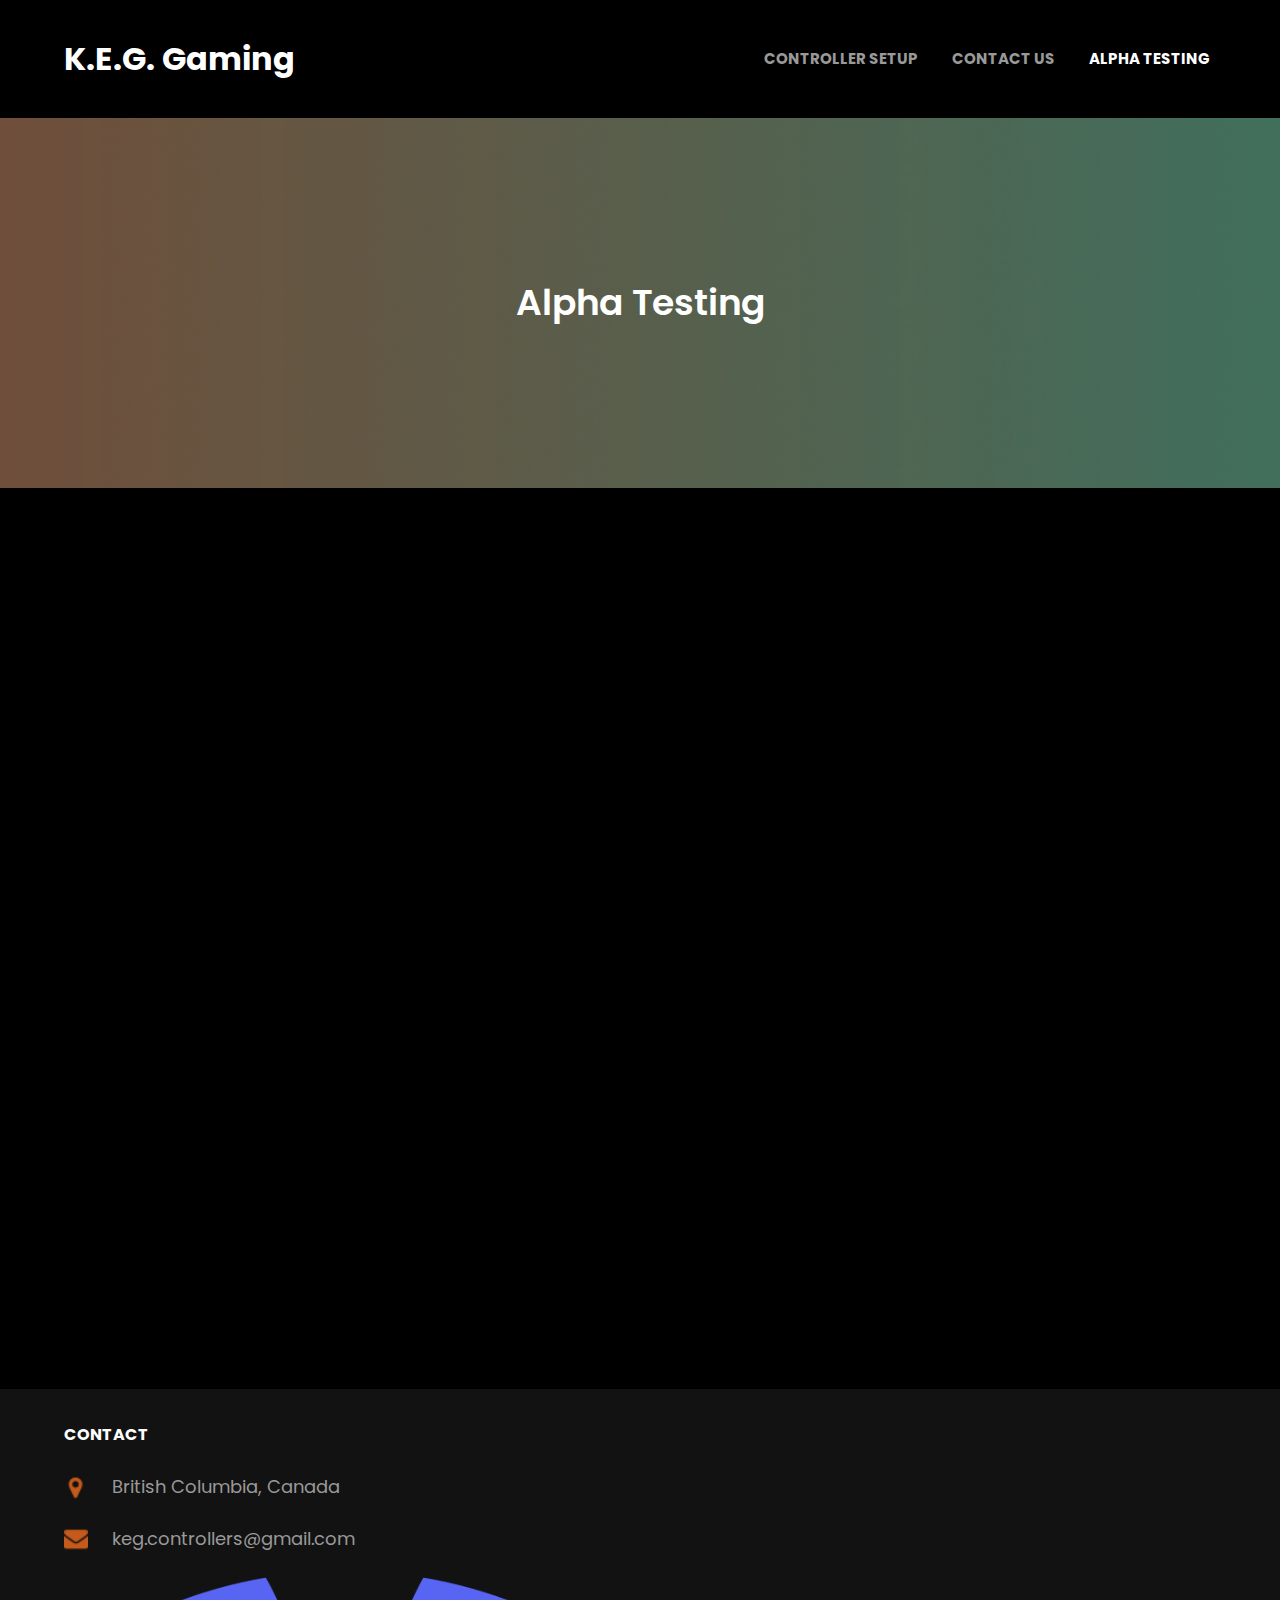
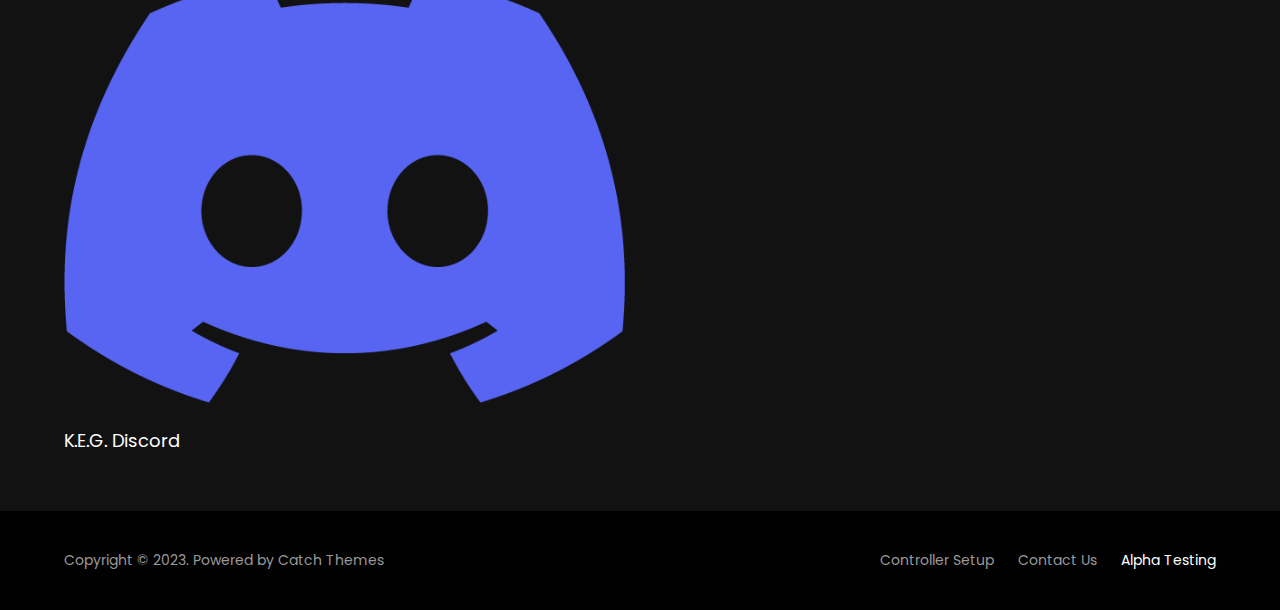
<file: alpha-testing/index.html>
<!DOCTYPE html>
<html lang="en-US">
<head>
	<meta charset="UTF-8">
	<meta name="viewport" content="width=device-width, initial-scale=1">
<meta name="robots" content="max-image-preview:large">
<title>Alpha Testing &#8211; K.E.G. Gaming</title>
<link rel="alternate" type="application/rss+xml" title="K.E.G. Gaming &raquo; Feed" href="https://keg-gaming.github.io/feed/">
<link rel="alternate" type="application/rss+xml" title="K.E.G. Gaming &raquo; Comments Feed" href="https://keg-gaming.github.io/comments/feed/">
<script>
window._wpemojiSettings = {"baseUrl":"https://s.w.org/images/core/emoji/14.0.0/72x72/","ext":".png","svgUrl":"https://s.w.org/images/core/emoji/14.0.0/svg/","svgExt":".svg","source":{"concatemoji":"http://keg-controllers.local/wp-includes/js/wp-emoji-release.min.js?ver=6.1.1"}};
/*! This file is auto-generated */
!function(e,a,t){var n,r,o,i=a.createElement("canvas"),p=i.getContext&&i.getContext("2d");function s(e,t){var a=String.fromCharCode,e=(p.clearRect(0,0,i.width,i.height),p.fillText(a.apply(this,e),0,0),i.toDataURL());return p.clearRect(0,0,i.width,i.height),p.fillText(a.apply(this,t),0,0),e===i.toDataURL()}function c(e){var t=a.createElement("script");t.src=e,t.defer=t.type="text/javascript",a.getElementsByTagName("head")[0].appendChild(t)}for(o=Array("flag","emoji"),t.supports={everything:!0,everythingExceptFlag:!0},r=0;r<o.length;r++)t.supports[o[r]]=function(e){if(p&&p.fillText)switch(p.textBaseline="top",p.font="600 32px Arial",e){case"flag":return s([127987,65039,8205,9895,65039],[127987,65039,8203,9895,65039])?!1:!s([55356,56826,55356,56819],[55356,56826,8203,55356,56819])&&!s([55356,57332,56128,56423,56128,56418,56128,56421,56128,56430,56128,56423,56128,56447],[55356,57332,8203,56128,56423,8203,56128,56418,8203,56128,56421,8203,56128,56430,8203,56128,56423,8203,56128,56447]);case"emoji":return!s([129777,127995,8205,129778,127999],[129777,127995,8203,129778,127999])}return!1}(o[r]),t.supports.everything=t.supports.everything&&t.supports[o[r]],"flag"!==o[r]&&(t.supports.everythingExceptFlag=t.supports.everythingExceptFlag&&t.supports[o[r]]);t.supports.everythingExceptFlag=t.supports.everythingExceptFlag&&!t.supports.flag,t.DOMReady=!1,t.readyCallback=function(){t.DOMReady=!0},t.supports.everything||(n=function(){t.readyCallback()},a.addEventListener?(a.addEventListener("DOMContentLoaded",n,!1),e.addEventListener("load",n,!1)):(e.attachEvent("onload",n),a.attachEvent("onreadystatechange",function(){"complete"===a.readyState&&t.readyCallback()})),(e=t.source||{}).concatemoji?c(e.concatemoji):e.wpemoji&&e.twemoji&&(c(e.twemoji),c(e.wpemoji)))}(window,document,window._wpemojiSettings);
</script>
<style>img.wp-smiley,
img.emoji {
	display: inline !important;
	border: none !important;
	box-shadow: none !important;
	height: 1em !important;
	width: 1em !important;
	margin: 0 0.07em !important;
	vertical-align: -0.1em !important;
	background: none !important;
	padding: 0 !important;
}</style>
	<style id="wp-block-site-logo-inline-css">.wp-block-site-logo{box-sizing:border-box;line-height:0}.wp-block-site-logo a{display:inline-block}.wp-block-site-logo.is-default-size img{width:120px;height:auto}.wp-block-site-logo img{height:auto;max-width:100%}.wp-block-site-logo a,.wp-block-site-logo img{border-radius:inherit}.wp-block-site-logo.aligncenter{margin-left:auto;margin-right:auto;text-align:center}.wp-block-site-logo.is-style-rounded{border-radius:9999px}</style>
<style id="wp-block-site-title-inline-css">.wp-block-site-title{font-size: var(--wp--preset--font-size--large);font-weight: var(--wp--custom--typography--font-weight--bold);line-height: 1.31;text-transform: capitalize;}</style>
<style id="wp-block-site-tagline-inline-css">.wp-block-site-tagline{color: var(--wp--preset--color--foreground);font-size: var(--wp--preset--font-size--tiny);line-height: var(--wp--custom--typography--line-height--extra-small);}</style>
<style id="wp-block-group-inline-css">.wp-block-group{box-sizing:border-box}
:where(.wp-block-group.has-background){padding:1.25em 2.375em}</style>
<style id="wp-block-navigation-link-inline-css">.wp-block-navigation .wp-block-navigation-item__label{word-break:normal;overflow-wrap:break-word}.wp-block-navigation .wp-block-navigation-item__description{display:none}</style>
<link rel="stylesheet" id="wp-block-navigation-css" href="https://keg-gaming.github.io/wp-includes/blocks/navigation/style.min.css?ver=6.1.1" media="all">
<style id="wp-block-navigation-inline-css">.wp-block-navigation{color: var(--wp--preset--color--body-text);font-size: var(--wp--preset--font-size--small);font-weight: var(--wp--custom--typography--font-weight--bold);line-height: 1.87;text-transform: uppercase;}
.wp-block-navigation a:where(:not(.wp-element-button)){color: inherit;}</style>
<style id="wp-block-template-part-inline-css">.wp-block-template-part.has-background{padding:1.25em 2.375em;margin-top:0;margin-bottom:0}</style>
<style id="wp-block-post-title-inline-css">.wp-block-post-title{word-break:break-word;box-sizing:border-box}.wp-block-post-title a{display:inline-block}
.wp-block-post-title{font-size: var(--wp--custom--typography--font-size--post-title);font-weight: var(--wp--custom--typography--font-weight--semi-bold);line-height: var(--wp--custom--typography--line-height--post-title);}</style>
<link rel="stylesheet" id="wp-block-cover-css" href="https://keg-gaming.github.io/wp-includes/blocks/cover/style.min.css?ver=6.1.1" media="all">
<style id="wp-block-post-featured-image-inline-css">.wp-block-post-featured-image{margin-left:0;margin-right:0}.wp-block-post-featured-image a{display:block}.wp-block-post-featured-image img{max-width:100%;width:100%;height:auto;vertical-align:bottom;box-sizing:border-box}.wp-block-post-featured-image.alignfull img,.wp-block-post-featured-image.alignwide img{width:100%}.wp-block-post-featured-image .wp-block-post-featured-image__overlay.has-background-dim{position:absolute;inset:0;background-color:#000}.wp-block-post-featured-image{position:relative}.wp-block-post-featured-image .wp-block-post-featured-image__overlay.has-background-gradient{background-color:transparent}.wp-block-post-featured-image .wp-block-post-featured-image__overlay.has-background-dim-0{opacity:0}.wp-block-post-featured-image .wp-block-post-featured-image__overlay.has-background-dim-10{opacity:.1}.wp-block-post-featured-image .wp-block-post-featured-image__overlay.has-background-dim-20{opacity:.2}.wp-block-post-featured-image .wp-block-post-featured-image__overlay.has-background-dim-30{opacity:.3}.wp-block-post-featured-image .wp-block-post-featured-image__overlay.has-background-dim-40{opacity:.4}.wp-block-post-featured-image .wp-block-post-featured-image__overlay.has-background-dim-50{opacity:.5}.wp-block-post-featured-image .wp-block-post-featured-image__overlay.has-background-dim-60{opacity:.6}.wp-block-post-featured-image .wp-block-post-featured-image__overlay.has-background-dim-70{opacity:.7}.wp-block-post-featured-image .wp-block-post-featured-image__overlay.has-background-dim-80{opacity:.8}.wp-block-post-featured-image .wp-block-post-featured-image__overlay.has-background-dim-90{opacity:.9}.wp-block-post-featured-image .wp-block-post-featured-image__overlay.has-background-dim-100{opacity:1}</style>
<style id="wp-block-buttons-inline-css">.wp-block-buttons.is-vertical{flex-direction:column}.wp-block-buttons.is-vertical>.wp-block-button:last-child{margin-bottom:0}.wp-block-buttons>.wp-block-button{display:inline-block;margin:0}.wp-block-buttons.is-content-justification-left{justify-content:flex-start}.wp-block-buttons.is-content-justification-left.is-vertical{align-items:flex-start}.wp-block-buttons.is-content-justification-center{justify-content:center}.wp-block-buttons.is-content-justification-center.is-vertical{align-items:center}.wp-block-buttons.is-content-justification-right{justify-content:flex-end}.wp-block-buttons.is-content-justification-right.is-vertical{align-items:flex-end}.wp-block-buttons.is-content-justification-space-between{justify-content:space-between}.wp-block-buttons.aligncenter{text-align:center}.wp-block-buttons:not(.is-content-justification-space-between,.is-content-justification-right,.is-content-justification-left,.is-content-justification-center) .wp-block-button.aligncenter{margin-left:auto;margin-right:auto;width:100%}.wp-block-buttons[style*=text-decoration] .wp-block-button,.wp-block-buttons[style*=text-decoration] .wp-block-button__link{text-decoration:inherit}.wp-block-buttons.has-custom-font-size .wp-block-button__link{font-size:inherit}.wp-block-button.aligncenter{text-align:center}</style>
<style id="wp-block-button-inline-css">.wp-block-button__link{cursor:pointer;display:inline-block;text-align:center;word-break:break-word;box-sizing:border-box}.wp-block-button__link.aligncenter{text-align:center}.wp-block-button__link.alignright{text-align:right}:where(.wp-block-button__link){box-shadow:none;text-decoration:none;border-radius:9999px;padding:calc(.667em + 2px) calc(1.333em + 2px)}.wp-block-button[style*=text-decoration] .wp-block-button__link{text-decoration:inherit}.wp-block-buttons>.wp-block-button.has-custom-width{max-width:none}.wp-block-buttons>.wp-block-button.has-custom-width .wp-block-button__link{width:100%}.wp-block-buttons>.wp-block-button.has-custom-font-size .wp-block-button__link{font-size:inherit}.wp-block-buttons>.wp-block-button.wp-block-button__width-25{width:calc(25% - var(--wp--style--block-gap, .5em)*0.75)}.wp-block-buttons>.wp-block-button.wp-block-button__width-50{width:calc(50% - var(--wp--style--block-gap, .5em)*0.5)}.wp-block-buttons>.wp-block-button.wp-block-button__width-75{width:calc(75% - var(--wp--style--block-gap, .5em)*0.25)}.wp-block-buttons>.wp-block-button.wp-block-button__width-100{width:100%;flex-basis:100%}.wp-block-buttons.is-vertical>.wp-block-button.wp-block-button__width-25{width:25%}.wp-block-buttons.is-vertical>.wp-block-button.wp-block-button__width-50{width:50%}.wp-block-buttons.is-vertical>.wp-block-button.wp-block-button__width-75{width:75%}.wp-block-button.is-style-squared,.wp-block-button__link.wp-block-button.is-style-squared{border-radius:0}.wp-block-button.no-border-radius,.wp-block-button__link.no-border-radius{border-radius:0!important}.wp-block-button.is-style-outline>.wp-block-button__link,.wp-block-button .wp-block-button__link.is-style-outline{border:2px solid;padding:.667em 1.333em}.wp-block-button.is-style-outline>.wp-block-button__link:not(.has-text-color),.wp-block-button .wp-block-button__link.is-style-outline:not(.has-text-color){color:currentColor}.wp-block-button.is-style-outline>.wp-block-button__link:not(.has-background),.wp-block-button .wp-block-button__link.is-style-outline:not(.has-background){background-color:transparent;background-image:none}
.wp-block-button .wp-block-button__link{background-color: var(--wp--preset--color--text-link);border-radius: 28px;color: var(--wp--preset--color--color-light);font-family: var(--wp--preset--font-family--poppins);font-size: var(--wp--preset--font-size--small);font-weight: var(--wp--custom--typography--font-weight--bold);line-height: var(--wp--custom--typography--line-height--paragraph);margin-top: 14px;padding-top: max(0.7rem, 0.75vw);padding-right: max(1.5rem, 1.85vw);padding-bottom: max(0.7rem, 0.75vw);padding-left: max(1.5rem, 1.85vw);text-transform: uppercase;}</style>
<style id="wp-block-heading-inline-css">h1.has-background,h2.has-background,h3.has-background,h4.has-background,h5.has-background,h6.has-background{padding:1.25em 2.375em}
h1,h2,h3,h4,h5,h6{color: var(--wp--preset--color--foreground);font-family: var(--wp--preset--font-family--poppins);font-weight: var(--wp--custom--typography--font-weight--bold);margin-top: 5px;margin-bottom: 5px;}</style>
<style id="wp-block-image-inline-css">.wp-block-image img{height:auto;max-width:100%;vertical-align:bottom}.wp-block-image.has-custom-border img,.wp-block-image img{box-sizing:border-box}.wp-block-image.aligncenter{text-align:center}.wp-block-image.alignfull img,.wp-block-image.alignwide img{height:auto;width:100%}.wp-block-image.aligncenter,.wp-block-image .aligncenter,.wp-block-image.alignleft,.wp-block-image .alignleft,.wp-block-image.alignright,.wp-block-image .alignright{display:table}.wp-block-image.aligncenter>figcaption,.wp-block-image .aligncenter>figcaption,.wp-block-image.alignleft>figcaption,.wp-block-image .alignleft>figcaption,.wp-block-image.alignright>figcaption,.wp-block-image .alignright>figcaption{display:table-caption;caption-side:bottom}.wp-block-image .alignleft{float:left;margin:.5em 1em .5em 0}.wp-block-image .alignright{float:right;margin:.5em 0 .5em 1em}.wp-block-image .aligncenter{margin-left:auto;margin-right:auto}.wp-block-image figcaption{margin-top:.5em;margin-bottom:1em}.wp-block-image.is-style-circle-mask img,.wp-block-image.is-style-rounded img,.wp-block-image .is-style-rounded img{border-radius:9999px}@supports ((-webkit-mask-image:none) or (mask-image:none)) or (-webkit-mask-image:none){.wp-block-image.is-style-circle-mask img{-webkit-mask-image:url('data:image/svg+xml;utf8,<svg viewBox="0 0 100 100" xmlns="http://www.w3.org/2000/svg"><circle cx="50" cy="50" r="50"/></svg>');mask-image:url('data:image/svg+xml;utf8,<svg viewBox="0 0 100 100" xmlns="http://www.w3.org/2000/svg"><circle cx="50" cy="50" r="50"/></svg>');mask-mode:alpha;-webkit-mask-repeat:no-repeat;mask-repeat:no-repeat;-webkit-mask-size:contain;mask-size:contain;-webkit-mask-position:center;mask-position:center;border-radius:0}}.wp-block-image :where(.has-border-color){border-style:solid}.wp-block-image :where([style*=border-top-color]){border-top-style:solid}.wp-block-image :where([style*=border-right-color]){border-right-style:solid}.wp-block-image :where([style*=border-bottom-color]){border-bottom-style:solid}.wp-block-image :where([style*=border-left-color]){border-left-style:solid}.wp-block-image :where([style*=border-width]){border-style:solid}.wp-block-image :where([style*=border-top-width]){border-top-style:solid}.wp-block-image :where([style*=border-right-width]){border-right-style:solid}.wp-block-image :where([style*=border-bottom-width]){border-bottom-style:solid}.wp-block-image :where([style*=border-left-width]){border-left-style:solid}.wp-block-image figure{margin:0}
.wp-block-image figcaption{color:#555;font-size:13px;text-align:center}.is-dark-theme .wp-block-image figcaption{color:hsla(0,0%,100%,.65)}.wp-block-image{margin:0 0 1em}</style>
<style id="wp-block-paragraph-inline-css">.is-small-text{font-size:.875em}.is-regular-text{font-size:1em}.is-large-text{font-size:2.25em}.is-larger-text{font-size:3em}.has-drop-cap:not(:focus):first-letter{float:left;font-size:8.4em;line-height:.68;font-weight:100;margin:.05em .1em 0 0;text-transform:uppercase;font-style:normal}p.has-drop-cap.has-background{overflow:hidden}p.has-background{padding:1.25em 2.375em}:where(p.has-text-color:not(.has-link-color)) a{color:inherit}</style>
<style id="wp-block-columns-inline-css">.wp-block-columns{display:flex;margin-bottom:1.75em;box-sizing:border-box;flex-wrap:wrap!important;align-items:normal!important}@media (min-width:782px){.wp-block-columns{flex-wrap:nowrap!important}}.wp-block-columns.are-vertically-aligned-top{align-items:flex-start}.wp-block-columns.are-vertically-aligned-center{align-items:center}.wp-block-columns.are-vertically-aligned-bottom{align-items:flex-end}@media (max-width:781px){.wp-block-columns:not(.is-not-stacked-on-mobile)>.wp-block-column{flex-basis:100%!important}}@media (min-width:782px){.wp-block-columns:not(.is-not-stacked-on-mobile)>.wp-block-column{flex-basis:0;flex-grow:1}.wp-block-columns:not(.is-not-stacked-on-mobile)>.wp-block-column[style*=flex-basis]{flex-grow:0}}.wp-block-columns.is-not-stacked-on-mobile{flex-wrap:nowrap!important}.wp-block-columns.is-not-stacked-on-mobile>.wp-block-column{flex-basis:0;flex-grow:1}.wp-block-columns.is-not-stacked-on-mobile>.wp-block-column[style*=flex-basis]{flex-grow:0}:where(.wp-block-columns.has-background){padding:1.25em 2.375em}.wp-block-column{flex-grow:1;min-width:0;word-break:break-word;overflow-wrap:break-word}.wp-block-column.is-vertically-aligned-top{align-self:flex-start}.wp-block-column.is-vertically-aligned-center{align-self:center}.wp-block-column.is-vertically-aligned-bottom{align-self:flex-end}.wp-block-column.is-vertically-aligned-bottom,.wp-block-column.is-vertically-aligned-center,.wp-block-column.is-vertically-aligned-top{width:100%}</style>
<style id="wp-block-library-inline-css">:root{--wp-admin-theme-color:#007cba;--wp-admin-theme-color--rgb:0,124,186;--wp-admin-theme-color-darker-10:#006ba1;--wp-admin-theme-color-darker-10--rgb:0,107,161;--wp-admin-theme-color-darker-20:#005a87;--wp-admin-theme-color-darker-20--rgb:0,90,135;--wp-admin-border-width-focus:2px}@media (-webkit-min-device-pixel-ratio:2),(min-resolution:192dpi){:root{--wp-admin-border-width-focus:1.5px}}.wp-element-button{cursor:pointer}:root{--wp--preset--font-size--normal:16px;--wp--preset--font-size--huge:42px}:root .has-very-light-gray-background-color{background-color:#eee}:root .has-very-dark-gray-background-color{background-color:#313131}:root .has-very-light-gray-color{color:#eee}:root .has-very-dark-gray-color{color:#313131}:root .has-vivid-green-cyan-to-vivid-cyan-blue-gradient-background{background:linear-gradient(135deg,#00d084,#0693e3)}:root .has-purple-crush-gradient-background{background:linear-gradient(135deg,#34e2e4,#4721fb 50%,#ab1dfe)}:root .has-hazy-dawn-gradient-background{background:linear-gradient(135deg,#faaca8,#dad0ec)}:root .has-subdued-olive-gradient-background{background:linear-gradient(135deg,#fafae1,#67a671)}:root .has-atomic-cream-gradient-background{background:linear-gradient(135deg,#fdd79a,#004a59)}:root .has-nightshade-gradient-background{background:linear-gradient(135deg,#330968,#31cdcf)}:root .has-midnight-gradient-background{background:linear-gradient(135deg,#020381,#2874fc)}.has-regular-font-size{font-size:1em}.has-larger-font-size{font-size:2.625em}.has-normal-font-size{font-size:var(--wp--preset--font-size--normal)}.has-huge-font-size{font-size:var(--wp--preset--font-size--huge)}.has-text-align-center{text-align:center}.has-text-align-left{text-align:left}.has-text-align-right{text-align:right}#end-resizable-editor-section{display:none}.aligncenter{clear:both}.items-justified-left{justify-content:flex-start}.items-justified-center{justify-content:center}.items-justified-right{justify-content:flex-end}.items-justified-space-between{justify-content:space-between}.screen-reader-text{border:0;clip:rect(1px,1px,1px,1px);clip-path:inset(50%);height:1px;margin:-1px;overflow:hidden;padding:0;position:absolute;width:1px;word-wrap:normal!important}.screen-reader-text:focus{background-color:#ddd;clip:auto!important;clip-path:none;color:#444;display:block;font-size:1em;height:auto;left:5px;line-height:normal;padding:15px 23px 14px;text-decoration:none;top:5px;width:auto;z-index:100000}html :where(.has-border-color){border-style:solid}html :where([style*=border-top-color]){border-top-style:solid}html :where([style*=border-right-color]){border-right-style:solid}html :where([style*=border-bottom-color]){border-bottom-style:solid}html :where([style*=border-left-color]){border-left-style:solid}html :where([style*=border-width]){border-style:solid}html :where([style*=border-top-width]){border-top-style:solid}html :where([style*=border-right-width]){border-right-style:solid}html :where([style*=border-bottom-width]){border-bottom-style:solid}html :where([style*=border-left-width]){border-left-style:solid}html :where(img[class*=wp-image-]){height:auto;max-width:100%}figure{margin:0 0 1em}</style>
<style id="global-styles-inline-css">body{--wp--preset--color--black: #000000;--wp--preset--color--cyan-bluish-gray: #abb8c3;--wp--preset--color--white: #ffffff;--wp--preset--color--pale-pink: #f78da7;--wp--preset--color--vivid-red: #cf2e2e;--wp--preset--color--luminous-vivid-orange: #ff6900;--wp--preset--color--luminous-vivid-amber: #fcb900;--wp--preset--color--light-green-cyan: #7bdcb5;--wp--preset--color--vivid-green-cyan: #00d084;--wp--preset--color--pale-cyan-blue: #8ed1fc;--wp--preset--color--vivid-cyan-blue: #0693e3;--wp--preset--color--vivid-purple: #9b51e0;--wp--preset--color--background: #000000;--wp--preset--color--foreground: #ffffff;--wp--preset--color--primary: #101010;--wp--preset--color--secondary: #2e2e2e;--wp--preset--color--tertiary: #121212;--wp--preset--color--text-link: #c65a1b;--wp--preset--color--body-text: #999999;--wp--preset--color--border-color: #282828;--wp--preset--color--rose: #ff27a9;--wp--preset--color--bean-red: #ff575d;--wp--preset--color--ironside-grey: #666666;--wp--preset--color--white-smoke: #f6f6f6;--wp--preset--color--dune: #333333;--wp--preset--color--color-light: #fefefe;--wp--preset--color--color-dark: #010101;--wp--preset--color--woodsmoke: #0e0c0c;--wp--preset--color--deep-orange: #ea6733;--wp--preset--color--eucalyptus: #3fe0b3;--wp--preset--gradient--vivid-cyan-blue-to-vivid-purple: linear-gradient(135deg,rgba(6,147,227,1) 0%,rgb(155,81,224) 100%);--wp--preset--gradient--light-green-cyan-to-vivid-green-cyan: linear-gradient(135deg,rgb(122,220,180) 0%,rgb(0,208,130) 100%);--wp--preset--gradient--luminous-vivid-amber-to-luminous-vivid-orange: linear-gradient(135deg,rgba(252,185,0,1) 0%,rgba(255,105,0,1) 100%);--wp--preset--gradient--luminous-vivid-orange-to-vivid-red: linear-gradient(135deg,rgba(255,105,0,1) 0%,rgb(207,46,46) 100%);--wp--preset--gradient--very-light-gray-to-cyan-bluish-gray: linear-gradient(135deg,rgb(238,238,238) 0%,rgb(169,184,195) 100%);--wp--preset--gradient--cool-to-warm-spectrum: linear-gradient(135deg,rgb(74,234,220) 0%,rgb(151,120,209) 20%,rgb(207,42,186) 40%,rgb(238,44,130) 60%,rgb(251,105,98) 80%,rgb(254,248,76) 100%);--wp--preset--gradient--blush-light-purple: linear-gradient(135deg,rgb(255,206,236) 0%,rgb(152,150,240) 100%);--wp--preset--gradient--blush-bordeaux: linear-gradient(135deg,rgb(254,205,165) 0%,rgb(254,45,45) 50%,rgb(107,0,62) 100%);--wp--preset--gradient--luminous-dusk: linear-gradient(135deg,rgb(255,203,112) 0%,rgb(199,81,192) 50%,rgb(65,88,208) 100%);--wp--preset--gradient--pale-ocean: linear-gradient(135deg,rgb(255,245,203) 0%,rgb(182,227,212) 50%,rgb(51,167,181) 100%);--wp--preset--gradient--electric-grass: linear-gradient(135deg,rgb(202,248,128) 0%,rgb(113,206,126) 100%);--wp--preset--gradient--midnight: linear-gradient(135deg,rgb(2,3,129) 0%,rgb(40,116,252) 100%);--wp--preset--gradient--vertical-secondary-to-tertiary: linear-gradient(to bottom,var(--wp--preset--color--secondary) 0%,var(--wp--preset--color--tertiary) 100%);--wp--preset--gradient--vertical-secondary-to-background: linear-gradient(to bottom,var(--wp--preset--color--secondary) 0%,var(--wp--preset--color--background) 100%);--wp--preset--gradient--vertical-tertiary-to-background: linear-gradient(to bottom,var(--wp--preset--color--tertiary) 0%,var(--wp--preset--color--background) 100%);--wp--preset--gradient--diagonal-primary-to-foreground: linear-gradient(to bottom right,var(--wp--preset--color--primary) 0%,var(--wp--preset--color--foreground) 100%);--wp--preset--gradient--diagonal-secondary-to-background: linear-gradient(to bottom right,var(--wp--preset--color--secondary) 50%,var(--wp--preset--color--background) 50%);--wp--preset--gradient--diagonal-background-to-secondary: linear-gradient(to bottom right,var(--wp--preset--color--background) 50%,var(--wp--preset--color--secondary) 50%);--wp--preset--gradient--diagonal-tertiary-to-background: linear-gradient(to bottom right,var(--wp--preset--color--tertiary) 50%,var(--wp--preset--color--background) 50%);--wp--preset--gradient--diagonal-background-to-tertiary: linear-gradient(to bottom right,var(--wp--preset--color--background) 50%,var(--wp--preset--color--tertiary) 50%);--wp--preset--gradient--horizontal-rose-to-bean-red: linear-gradient(to right,var(--wp--preset--color--rose) 0%,var(--wp--preset--color--bean-red) 100%);--wp--preset--gradient--horizontal-bean-red-to-rose: linear-gradient(to right,var(--wp--preset--color--bean-red) 0%,var(--wp--preset--color--rose) 100%);--wp--preset--gradient--horizontal-color-gradient-first-to-gradient-second: linear-gradient(to right,var(--wp--preset--color--background) 0%,var(--wp--preset--color--background) 100%);--wp--preset--gradient--horizontal-deep-orange-to-eucalyptus: linear-gradient(to right,var(--wp--preset--color--deep-orange) 0%,var(--wp--preset--color--eucalyptus) 99%);--wp--preset--duotone--dark-grayscale: url('#wp-duotone-dark-grayscale');--wp--preset--duotone--grayscale: url('#wp-duotone-grayscale');--wp--preset--duotone--purple-yellow: url('#wp-duotone-purple-yellow');--wp--preset--duotone--blue-red: url('#wp-duotone-blue-red');--wp--preset--duotone--midnight: url('#wp-duotone-midnight');--wp--preset--duotone--magenta-yellow: url('#wp-duotone-magenta-yellow');--wp--preset--duotone--purple-green: url('#wp-duotone-purple-green');--wp--preset--duotone--blue-orange: url('#wp-duotone-blue-orange');--wp--preset--duotone--foreground-and-background: url('#wp-duotone-foreground-and-background');--wp--preset--duotone--foreground-and-secondary: url('#wp-duotone-foreground-and-secondary');--wp--preset--duotone--foreground-and-tertiary: url('#wp-duotone-foreground-and-tertiary');--wp--preset--duotone--link-and-background: url('#wp-duotone-link-and-background');--wp--preset--duotone--link-and-secondary: url('#wp-duotone-link-and-secondary');--wp--preset--duotone--link-and-tertiary: url('#wp-duotone-link-and-tertiary');--wp--preset--font-size--small: 15px;--wp--preset--font-size--medium: 16px;--wp--preset--font-size--large: clamp(24px,4.2vw,32px);--wp--preset--font-size--x-large: 42px;--wp--preset--font-size--tiny: 13px;--wp--preset--font-size--extra-small: 14px;--wp--preset--font-size--upper-heading: 18px;--wp--preset--font-size--normal: clamp(18px,1.6vw,20px);--wp--preset--font-size--content-heading: clamp(22px,4.2vw,24px);--wp--preset--font-size--extra-large: clamp(32px,6vw,36px);--wp--preset--font-size--huge: clamp(36px,5.2vw,80px);--wp--preset--font-family--open-sans: "Open Sans", serif;--wp--preset--font-family--poppins: "Poppins", serif;--wp--preset--spacing--20: 0.44rem;--wp--preset--spacing--30: 0.67rem;--wp--preset--spacing--40: 1rem;--wp--preset--spacing--50: 1.5rem;--wp--preset--spacing--60: 2.25rem;--wp--preset--spacing--70: 3.38rem;--wp--preset--spacing--80: 5.06rem;--wp--custom--spacing--extra-small: clamp(28px, 3.5vw, 35px);--wp--custom--spacing--wp-post: clamp(30px, 3.5vw, 56px);--wp--custom--spacing--wp-comment-horizontal: clamp(30px, 3.7vw, 70px);--wp--custom--spacing--wp-comment-vertical: clamp(30px, 3.5vw, 49px);--wp--custom--spacing--wp-block-sidebar: clamp(0px,5vw,96px);--wp--custom--spacing--wp-block-sidebar-widget: clamp(30px, 3.5vw, 63px);--wp--custom--spacing--wp-block-page-numbers: clamp(49px, 3.3vw, 63px);--wp--custom--spacing--wp-footer-vertical: clamp(5px, 2.5vw, 45px);--wp--custom--spacing--normal: clamp(30px, 3.5vw, 40px);--wp--custom--spacing--small: max(1.75rem, 5vw);--wp--custom--spacing--medium: clamp(2rem, 8vw, calc(4 * var(--wp--style--block-gap)));--wp--custom--spacing--large: clamp(3.5rem, 10vw, 5.0625rem);--wp--custom--spacing--outer: var(--wp--custom--spacing--small, 1.25rem);--wp--custom--spacing--section-block-top: clamp(42px, 5.5vw, 105px);--wp--custom--spacing--section-block-bottom: clamp(12px, 5.5vw, 70px);--wp--custom--spacing--section-pricing-content: clamp(21px, 5.5vw, 42px);--wp--custom--spacing--main-block-gap: clamp(18px, 5.5vw, 81px);--wp--custom--spacing--testimonial-inner-gap: clamp(35px, 3.5vw, 42px);--wp--custom--spacing--group-heading-bottom-gap: clamp(35px, 3.5vw, 42px);--wp--custom--typography--font-size--heading-one: clamp(36px,3vw,56px);--wp--custom--typography--font-size--heading-two: clamp(32px,2.6vw,49px);--wp--custom--typography--font-size--heading-three: clamp(28px,1.9vw,36px);--wp--custom--typography--font-size--heading-four: clamp(24px,1.5vw,28px);--wp--custom--typography--font-size--heading-five: clamp(22px,1.3vw,24px);--wp--custom--typography--font-size--heading-six: 18px;--wp--custom--typography--font-size--post-title: clamp(32px,6vw,36px);--wp--custom--typography--line-height--heading-one: 1.38;--wp--custom--typography--line-height--heading-two: 1.43;--wp--custom--typography--line-height--heading-three: 1.36;--wp--custom--typography--line-height--heading-four: 1.5;--wp--custom--typography--line-height--heading-five: 1.458333333333333;--wp--custom--typography--line-height--heading-six: 1.56;--wp--custom--typography--line-height--paragraph: 1.75;--wp--custom--typography--line-height--post-title: 1.36;--wp--custom--typography--line-height--extra-small: 21px;--wp--custom--typography--line-height--small: 28px;--wp--custom--typography--line-height--normal: normal;--wp--custom--typography--font-weight--light: 300;--wp--custom--typography--font-weight--normal: 400;--wp--custom--typography--font-weight--medium: 500;--wp--custom--typography--font-weight--semi-bold: 600;--wp--custom--typography--font-weight--bold: 700;--wp--custom--typography--font-weight--extra-bold: 900;}body { margin: 0;--wp--style--global--content-size: 760px;--wp--style--global--wide-size: 1400px; }.wp-site-blocks > .alignleft { float: left; margin-right: 2em; }.wp-site-blocks > .alignright { float: right; margin-left: 2em; }.wp-site-blocks > .aligncenter { justify-content: center; margin-left: auto; margin-right: auto; }.wp-site-blocks > * { margin-block-start: 0; margin-block-end: 0; }.wp-site-blocks > * + * { margin-block-start: 1.5rem; }body { --wp--style--block-gap: 1.5rem; }body .is-layout-flow > *{margin-block-start: 0;margin-block-end: 0;}body .is-layout-flow > * + *{margin-block-start: 1.5rem;margin-block-end: 0;}body .is-layout-constrained > *{margin-block-start: 0;margin-block-end: 0;}body .is-layout-constrained > * + *{margin-block-start: 1.5rem;margin-block-end: 0;}body .is-layout-flex{gap: 1.5rem;}body .is-layout-flow > .alignleft{float: left;margin-inline-start: 0;margin-inline-end: 2em;}body .is-layout-flow > .alignright{float: right;margin-inline-start: 2em;margin-inline-end: 0;}body .is-layout-flow > .aligncenter{margin-left: auto !important;margin-right: auto !important;}body .is-layout-constrained > .alignleft{float: left;margin-inline-start: 0;margin-inline-end: 2em;}body .is-layout-constrained > .alignright{float: right;margin-inline-start: 2em;margin-inline-end: 0;}body .is-layout-constrained > .aligncenter{margin-left: auto !important;margin-right: auto !important;}body .is-layout-constrained > :where(:not(.alignleft):not(.alignright):not(.alignfull)){max-width: var(--wp--style--global--content-size);margin-left: auto !important;margin-right: auto !important;}body .is-layout-constrained > .alignwide{max-width: var(--wp--style--global--wide-size);}body .is-layout-flex{display: flex;}body .is-layout-flex{flex-wrap: wrap;align-items: center;}body .is-layout-flex > *{margin: 0;}body{background-color: var(--wp--preset--color--background);color: var(--wp--preset--color--body-text);font-family: var(--wp--preset--font-family--poppins);font-size: var(--wp--preset--font-size--normal);line-height: var(--wp--custom--typography--line-height--paragraph);padding-top: 0px;padding-right: 0px;padding-bottom: 0px;padding-left: 0px;}a:where(:not(.wp-element-button)){color: var(--wp--preset--color--foreground);text-decoration: underline;}h1{font-size: var(--wp--custom--typography--font-size--heading-one);line-height: var(--wp--custom--typography--line-height--heading-one);}h2{font-size: var(--wp--custom--typography--font-size--heading-two);line-height: var(--wp--custom--typography--line-height--heading-two);}h3{font-size: var(--wp--custom--typography--font-size--heading-three);line-height: var(--wp--custom--typography--line-height--heading-three);}h4{font-size: var(--wp--custom--typography--font-size--heading-four);line-height: var(--wp--custom--typography--line-height--heading-four);}h5{font-size: var(--wp--custom--typography--font-size--heading-five);line-height: var(--wp--custom--typography--line-height--heading-five);}h6{font-size: var(--wp--custom--typography--font-size--heading-six);line-height: var(--wp--custom--typography--line-height--heading-six);}.wp-element-button, .wp-block-button__link{background-color: #32373c;border-width: 0;color: #fff;font-family: inherit;font-size: inherit;line-height: inherit;padding: calc(0.667em + 2px) calc(1.333em + 2px);text-decoration: none;}.has-black-color{color: var(--wp--preset--color--black) !important;}.has-cyan-bluish-gray-color{color: var(--wp--preset--color--cyan-bluish-gray) !important;}.has-white-color{color: var(--wp--preset--color--white) !important;}.has-pale-pink-color{color: var(--wp--preset--color--pale-pink) !important;}.has-vivid-red-color{color: var(--wp--preset--color--vivid-red) !important;}.has-luminous-vivid-orange-color{color: var(--wp--preset--color--luminous-vivid-orange) !important;}.has-luminous-vivid-amber-color{color: var(--wp--preset--color--luminous-vivid-amber) !important;}.has-light-green-cyan-color{color: var(--wp--preset--color--light-green-cyan) !important;}.has-vivid-green-cyan-color{color: var(--wp--preset--color--vivid-green-cyan) !important;}.has-pale-cyan-blue-color{color: var(--wp--preset--color--pale-cyan-blue) !important;}.has-vivid-cyan-blue-color{color: var(--wp--preset--color--vivid-cyan-blue) !important;}.has-vivid-purple-color{color: var(--wp--preset--color--vivid-purple) !important;}.has-background-color{color: var(--wp--preset--color--background) !important;}.has-foreground-color{color: var(--wp--preset--color--foreground) !important;}.has-primary-color{color: var(--wp--preset--color--primary) !important;}.has-secondary-color{color: var(--wp--preset--color--secondary) !important;}.has-tertiary-color{color: var(--wp--preset--color--tertiary) !important;}.has-text-link-color{color: var(--wp--preset--color--text-link) !important;}.has-body-text-color{color: var(--wp--preset--color--body-text) !important;}.has-border-color-color{color: var(--wp--preset--color--border-color) !important;}.has-rose-color{color: var(--wp--preset--color--rose) !important;}.has-bean-red-color{color: var(--wp--preset--color--bean-red) !important;}.has-ironside-grey-color{color: var(--wp--preset--color--ironside-grey) !important;}.has-white-smoke-color{color: var(--wp--preset--color--white-smoke) !important;}.has-dune-color{color: var(--wp--preset--color--dune) !important;}.has-color-light-color{color: var(--wp--preset--color--color-light) !important;}.has-color-dark-color{color: var(--wp--preset--color--color-dark) !important;}.has-woodsmoke-color{color: var(--wp--preset--color--woodsmoke) !important;}.has-deep-orange-color{color: var(--wp--preset--color--deep-orange) !important;}.has-eucalyptus-color{color: var(--wp--preset--color--eucalyptus) !important;}.has-black-background-color{background-color: var(--wp--preset--color--black) !important;}.has-cyan-bluish-gray-background-color{background-color: var(--wp--preset--color--cyan-bluish-gray) !important;}.has-white-background-color{background-color: var(--wp--preset--color--white) !important;}.has-pale-pink-background-color{background-color: var(--wp--preset--color--pale-pink) !important;}.has-vivid-red-background-color{background-color: var(--wp--preset--color--vivid-red) !important;}.has-luminous-vivid-orange-background-color{background-color: var(--wp--preset--color--luminous-vivid-orange) !important;}.has-luminous-vivid-amber-background-color{background-color: var(--wp--preset--color--luminous-vivid-amber) !important;}.has-light-green-cyan-background-color{background-color: var(--wp--preset--color--light-green-cyan) !important;}.has-vivid-green-cyan-background-color{background-color: var(--wp--preset--color--vivid-green-cyan) !important;}.has-pale-cyan-blue-background-color{background-color: var(--wp--preset--color--pale-cyan-blue) !important;}.has-vivid-cyan-blue-background-color{background-color: var(--wp--preset--color--vivid-cyan-blue) !important;}.has-vivid-purple-background-color{background-color: var(--wp--preset--color--vivid-purple) !important;}.has-background-background-color{background-color: var(--wp--preset--color--background) !important;}.has-foreground-background-color{background-color: var(--wp--preset--color--foreground) !important;}.has-primary-background-color{background-color: var(--wp--preset--color--primary) !important;}.has-secondary-background-color{background-color: var(--wp--preset--color--secondary) !important;}.has-tertiary-background-color{background-color: var(--wp--preset--color--tertiary) !important;}.has-text-link-background-color{background-color: var(--wp--preset--color--text-link) !important;}.has-body-text-background-color{background-color: var(--wp--preset--color--body-text) !important;}.has-border-color-background-color{background-color: var(--wp--preset--color--border-color) !important;}.has-rose-background-color{background-color: var(--wp--preset--color--rose) !important;}.has-bean-red-background-color{background-color: var(--wp--preset--color--bean-red) !important;}.has-ironside-grey-background-color{background-color: var(--wp--preset--color--ironside-grey) !important;}.has-white-smoke-background-color{background-color: var(--wp--preset--color--white-smoke) !important;}.has-dune-background-color{background-color: var(--wp--preset--color--dune) !important;}.has-color-light-background-color{background-color: var(--wp--preset--color--color-light) !important;}.has-color-dark-background-color{background-color: var(--wp--preset--color--color-dark) !important;}.has-woodsmoke-background-color{background-color: var(--wp--preset--color--woodsmoke) !important;}.has-deep-orange-background-color{background-color: var(--wp--preset--color--deep-orange) !important;}.has-eucalyptus-background-color{background-color: var(--wp--preset--color--eucalyptus) !important;}.has-black-border-color{border-color: var(--wp--preset--color--black) !important;}.has-cyan-bluish-gray-border-color{border-color: var(--wp--preset--color--cyan-bluish-gray) !important;}.has-white-border-color{border-color: var(--wp--preset--color--white) !important;}.has-pale-pink-border-color{border-color: var(--wp--preset--color--pale-pink) !important;}.has-vivid-red-border-color{border-color: var(--wp--preset--color--vivid-red) !important;}.has-luminous-vivid-orange-border-color{border-color: var(--wp--preset--color--luminous-vivid-orange) !important;}.has-luminous-vivid-amber-border-color{border-color: var(--wp--preset--color--luminous-vivid-amber) !important;}.has-light-green-cyan-border-color{border-color: var(--wp--preset--color--light-green-cyan) !important;}.has-vivid-green-cyan-border-color{border-color: var(--wp--preset--color--vivid-green-cyan) !important;}.has-pale-cyan-blue-border-color{border-color: var(--wp--preset--color--pale-cyan-blue) !important;}.has-vivid-cyan-blue-border-color{border-color: var(--wp--preset--color--vivid-cyan-blue) !important;}.has-vivid-purple-border-color{border-color: var(--wp--preset--color--vivid-purple) !important;}.has-background-border-color{border-color: var(--wp--preset--color--background) !important;}.has-foreground-border-color{border-color: var(--wp--preset--color--foreground) !important;}.has-primary-border-color{border-color: var(--wp--preset--color--primary) !important;}.has-secondary-border-color{border-color: var(--wp--preset--color--secondary) !important;}.has-tertiary-border-color{border-color: var(--wp--preset--color--tertiary) !important;}.has-text-link-border-color{border-color: var(--wp--preset--color--text-link) !important;}.has-body-text-border-color{border-color: var(--wp--preset--color--body-text) !important;}.has-border-color-border-color{border-color: var(--wp--preset--color--border-color) !important;}.has-rose-border-color{border-color: var(--wp--preset--color--rose) !important;}.has-bean-red-border-color{border-color: var(--wp--preset--color--bean-red) !important;}.has-ironside-grey-border-color{border-color: var(--wp--preset--color--ironside-grey) !important;}.has-white-smoke-border-color{border-color: var(--wp--preset--color--white-smoke) !important;}.has-dune-border-color{border-color: var(--wp--preset--color--dune) !important;}.has-color-light-border-color{border-color: var(--wp--preset--color--color-light) !important;}.has-color-dark-border-color{border-color: var(--wp--preset--color--color-dark) !important;}.has-woodsmoke-border-color{border-color: var(--wp--preset--color--woodsmoke) !important;}.has-deep-orange-border-color{border-color: var(--wp--preset--color--deep-orange) !important;}.has-eucalyptus-border-color{border-color: var(--wp--preset--color--eucalyptus) !important;}.has-vivid-cyan-blue-to-vivid-purple-gradient-background{background: var(--wp--preset--gradient--vivid-cyan-blue-to-vivid-purple) !important;}.has-light-green-cyan-to-vivid-green-cyan-gradient-background{background: var(--wp--preset--gradient--light-green-cyan-to-vivid-green-cyan) !important;}.has-luminous-vivid-amber-to-luminous-vivid-orange-gradient-background{background: var(--wp--preset--gradient--luminous-vivid-amber-to-luminous-vivid-orange) !important;}.has-luminous-vivid-orange-to-vivid-red-gradient-background{background: var(--wp--preset--gradient--luminous-vivid-orange-to-vivid-red) !important;}.has-very-light-gray-to-cyan-bluish-gray-gradient-background{background: var(--wp--preset--gradient--very-light-gray-to-cyan-bluish-gray) !important;}.has-cool-to-warm-spectrum-gradient-background{background: var(--wp--preset--gradient--cool-to-warm-spectrum) !important;}.has-blush-light-purple-gradient-background{background: var(--wp--preset--gradient--blush-light-purple) !important;}.has-blush-bordeaux-gradient-background{background: var(--wp--preset--gradient--blush-bordeaux) !important;}.has-luminous-dusk-gradient-background{background: var(--wp--preset--gradient--luminous-dusk) !important;}.has-pale-ocean-gradient-background{background: var(--wp--preset--gradient--pale-ocean) !important;}.has-electric-grass-gradient-background{background: var(--wp--preset--gradient--electric-grass) !important;}.has-midnight-gradient-background{background: var(--wp--preset--gradient--midnight) !important;}.has-vertical-secondary-to-tertiary-gradient-background{background: var(--wp--preset--gradient--vertical-secondary-to-tertiary) !important;}.has-vertical-secondary-to-background-gradient-background{background: var(--wp--preset--gradient--vertical-secondary-to-background) !important;}.has-vertical-tertiary-to-background-gradient-background{background: var(--wp--preset--gradient--vertical-tertiary-to-background) !important;}.has-diagonal-primary-to-foreground-gradient-background{background: var(--wp--preset--gradient--diagonal-primary-to-foreground) !important;}.has-diagonal-secondary-to-background-gradient-background{background: var(--wp--preset--gradient--diagonal-secondary-to-background) !important;}.has-diagonal-background-to-secondary-gradient-background{background: var(--wp--preset--gradient--diagonal-background-to-secondary) !important;}.has-diagonal-tertiary-to-background-gradient-background{background: var(--wp--preset--gradient--diagonal-tertiary-to-background) !important;}.has-diagonal-background-to-tertiary-gradient-background{background: var(--wp--preset--gradient--diagonal-background-to-tertiary) !important;}.has-horizontal-rose-to-bean-red-gradient-background{background: var(--wp--preset--gradient--horizontal-rose-to-bean-red) !important;}.has-horizontal-bean-red-to-rose-gradient-background{background: var(--wp--preset--gradient--horizontal-bean-red-to-rose) !important;}.has-horizontal-color-gradient-first-to-gradient-second-gradient-background{background: var(--wp--preset--gradient--horizontal-color-gradient-first-to-gradient-second) !important;}.has-horizontal-deep-orange-to-eucalyptus-gradient-background{background: var(--wp--preset--gradient--horizontal-deep-orange-to-eucalyptus) !important;}.has-small-font-size{font-size: var(--wp--preset--font-size--small) !important;}.has-medium-font-size{font-size: var(--wp--preset--font-size--medium) !important;}.has-large-font-size{font-size: var(--wp--preset--font-size--large) !important;}.has-x-large-font-size{font-size: var(--wp--preset--font-size--x-large) !important;}.has-tiny-font-size{font-size: var(--wp--preset--font-size--tiny) !important;}.has-extra-small-font-size{font-size: var(--wp--preset--font-size--extra-small) !important;}.has-upper-heading-font-size{font-size: var(--wp--preset--font-size--upper-heading) !important;}.has-normal-font-size{font-size: var(--wp--preset--font-size--normal) !important;}.has-content-heading-font-size{font-size: var(--wp--preset--font-size--content-heading) !important;}.has-extra-large-font-size{font-size: var(--wp--preset--font-size--extra-large) !important;}.has-huge-font-size{font-size: var(--wp--preset--font-size--huge) !important;}.has-open-sans-font-family{font-family: var(--wp--preset--font-family--open-sans) !important;}.has-poppins-font-family{font-family: var(--wp--preset--font-family--poppins) !important;}</style>
<style id="core-block-supports-inline-css">.wp-block-columns.wp-container-23{flex-wrap:nowrap;}.wp-block-navigation.wp-container-4,.wp-block-navigation.wp-container-28{justify-content:flex-end;}.wp-block-group.wp-container-5,.wp-block-group.wp-container-29{justify-content:space-between;}</style>
<style id="wp-webfonts-inline-css">@font-face{font-family:"Open Sans";font-style:normal;font-weight:300 400 500 600 700 800;font-display:fallback;src:local("Open Sans"), url('https://keg-gaming.github.io/wp-content/themes/pentatonic/assets/fonts/open-sans/OpenSans-VariableFont_wdth_wght.woff2') format('woff2');font-stretch:normal;}@font-face{font-family:"Open Sans";font-style:italic;font-weight:300 400 500 600 700 800;font-display:fallback;src:local("Open Sans"), url('https://keg-gaming.github.io/wp-content/themes/pentatonic/assets/fonts/open-sans/OpenSans-Italic-VariableFont_wdth_wght.woff2') format('woff2');font-stretch:normal;}@font-face{font-family:Poppins;font-style:normal;font-weight:300;font-display:fallback;src:local(Poppins), url('https://keg-gaming.github.io/wp-content/themes/pentatonic/assets/fonts/poppins/Poppins-Light.woff2') format('woff2');font-stretch:normal;}@font-face{font-family:Poppins;font-style:normal;font-weight:400;font-display:fallback;src:local(Poppins), url('https://keg-gaming.github.io/wp-content/themes/pentatonic/assets/fonts/poppins/Poppins-Regular.woff2') format('woff2');font-stretch:normal;}@font-face{font-family:Poppins;font-style:italic;font-weight:400;font-display:fallback;src:local(Poppins), url('https://keg-gaming.github.io/wp-content/themes/pentatonic/assets/fonts/poppins/Poppins-Italic.woff2') format('woff2');font-stretch:normal;}@font-face{font-family:Poppins;font-style:normal;font-weight:500;font-display:fallback;src:local(Poppins), url('https://keg-gaming.github.io/wp-content/themes/pentatonic/assets/fonts/poppins/Poppins-Medium.woff2') format('woff2');font-stretch:normal;}@font-face{font-family:Poppins;font-style:normal;font-weight:600;font-display:fallback;src:local(Poppins), url('https://keg-gaming.github.io/wp-content/themes/pentatonic/assets/fonts/poppins/Poppins-SemiBold.woff2') format('woff2');font-stretch:normal;}@font-face{font-family:Poppins;font-style:normal;font-weight:700;font-display:fallback;src:local(Poppins), url('https://keg-gaming.github.io/wp-content/themes/pentatonic/assets/fonts/poppins/Poppins-Bold.woff2') format('woff2');font-stretch:normal;}@font-face{font-family:Poppins;font-style:normal;font-weight:800;font-display:fallback;src:local(Poppins), url('https://keg-gaming.github.io/wp-content/themes/pentatonic/assets/fonts/poppins/Poppins-ExtraBold.woff2') format('woff2');font-stretch:normal;}@font-face{font-family:Poppins;font-style:normal;font-weight:900;font-display:fallback;src:local(Poppins), url('https://keg-gaming.github.io/wp-content/themes/pentatonic/assets/fonts/poppins/Poppins-Black.woff2') format('woff2');font-stretch:normal;}</style>
<link rel="stylesheet" id="pentatonic-style-css" href="https://keg-gaming.github.io/wp-content/themes/pentatonic/style.css?ver=1674079825" media="all">
<script src="https://keg-gaming.github.io/wp-includes/blocks/navigation/view.min.js?ver=c24330f635f5cb9d5e0e" id="wp-block-navigation-view-js"></script>
<script src="https://keg-gaming.github.io/wp-includes/blocks/navigation/view-modal.min.js?ver=45f05135277abf0b0408" id="wp-block-navigation-view-2-js"></script>
<link rel="https://api.w.org/" href="https://keg-gaming.github.io/wp-json/">
<link rel="alternate" type="application/json" href="https://keg-gaming.github.io/wp-json/wp/v2/pages/32">
<link rel="EditURI" type="application/rsd+xml" title="RSD" href="https://keg-gaming.github.io/xmlrpc.php?rsd">
<link rel="wlwmanifest" type="application/wlwmanifest+xml" href="https://keg-gaming.github.io/wp-includes/wlwmanifest.xml">
<meta name="generator" content="WordPress 6.1.1">
<link rel="canonical" href="https://keg-gaming.github.io/alpha-testing/">
<link rel="shortlink" href="https://keg-gaming.github.io/?p=32">
<link rel="alternate" type="application/json+oembed" href="https://keg-gaming.github.io/wp-json/oembed/1.0/embed?url=http%3A%2F%2Fhttps://keg-gaming.github.io%2Falpha-testing%2F">
<link rel="alternate" type="text/xml+oembed" href="https://keg-gaming.github.io/wp-json/oembed/1.0/embed?url=http%3A%2F%2Fhttps://keg-gaming.github.io%2Falpha-testing%2F&#038;format=xml">
</head>

<body class="page-template-default page page-id-32 wp-embed-responsive">
<svg xmlns="http://www.w3.org/2000/svg" viewbox="0 0 0 0" width="0" height="0" focusable="false" role="none" style="visibility: hidden; position: absolute; left: -9999px; overflow: hidden;"><defs><filter id="wp-duotone-dark-grayscale"><fecolormatrix color-interpolation-filters="sRGB" type="matrix" values=" .299 .587 .114 0 0 .299 .587 .114 0 0 .299 .587 .114 0 0 .299 .587 .114 0 0 "></fecolormatrix><fecomponenttransfer color-interpolation-filters="sRGB"><fefuncr type="table" tablevalues="0 0.49803921568627"></fefuncr><fefuncg type="table" tablevalues="0 0.49803921568627"></fefuncg><fefuncb type="table" tablevalues="0 0.49803921568627"></fefuncb><fefunca type="table" tablevalues="1 1"></fefunca></fecomponenttransfer><fecomposite in2="SourceGraphic" operator="in"></fecomposite></filter></defs></svg><svg xmlns="http://www.w3.org/2000/svg" viewbox="0 0 0 0" width="0" height="0" focusable="false" role="none" style="visibility: hidden; position: absolute; left: -9999px; overflow: hidden;"><defs><filter id="wp-duotone-grayscale"><fecolormatrix color-interpolation-filters="sRGB" type="matrix" values=" .299 .587 .114 0 0 .299 .587 .114 0 0 .299 .587 .114 0 0 .299 .587 .114 0 0 "></fecolormatrix><fecomponenttransfer color-interpolation-filters="sRGB"><fefuncr type="table" tablevalues="0 1"></fefuncr><fefuncg type="table" tablevalues="0 1"></fefuncg><fefuncb type="table" tablevalues="0 1"></fefuncb><fefunca type="table" tablevalues="1 1"></fefunca></fecomponenttransfer><fecomposite in2="SourceGraphic" operator="in"></fecomposite></filter></defs></svg><svg xmlns="http://www.w3.org/2000/svg" viewbox="0 0 0 0" width="0" height="0" focusable="false" role="none" style="visibility: hidden; position: absolute; left: -9999px; overflow: hidden;"><defs><filter id="wp-duotone-purple-yellow"><fecolormatrix color-interpolation-filters="sRGB" type="matrix" values=" .299 .587 .114 0 0 .299 .587 .114 0 0 .299 .587 .114 0 0 .299 .587 .114 0 0 "></fecolormatrix><fecomponenttransfer color-interpolation-filters="sRGB"><fefuncr type="table" tablevalues="0.54901960784314 0.98823529411765"></fefuncr><fefuncg type="table" tablevalues="0 1"></fefuncg><fefuncb type="table" tablevalues="0.71764705882353 0.25490196078431"></fefuncb><fefunca type="table" tablevalues="1 1"></fefunca></fecomponenttransfer><fecomposite in2="SourceGraphic" operator="in"></fecomposite></filter></defs></svg><svg xmlns="http://www.w3.org/2000/svg" viewbox="0 0 0 0" width="0" height="0" focusable="false" role="none" style="visibility: hidden; position: absolute; left: -9999px; overflow: hidden;"><defs><filter id="wp-duotone-blue-red"><fecolormatrix color-interpolation-filters="sRGB" type="matrix" values=" .299 .587 .114 0 0 .299 .587 .114 0 0 .299 .587 .114 0 0 .299 .587 .114 0 0 "></fecolormatrix><fecomponenttransfer color-interpolation-filters="sRGB"><fefuncr type="table" tablevalues="0 1"></fefuncr><fefuncg type="table" tablevalues="0 0.27843137254902"></fefuncg><fefuncb type="table" tablevalues="0.5921568627451 0.27843137254902"></fefuncb><fefunca type="table" tablevalues="1 1"></fefunca></fecomponenttransfer><fecomposite in2="SourceGraphic" operator="in"></fecomposite></filter></defs></svg><svg xmlns="http://www.w3.org/2000/svg" viewbox="0 0 0 0" width="0" height="0" focusable="false" role="none" style="visibility: hidden; position: absolute; left: -9999px; overflow: hidden;"><defs><filter id="wp-duotone-midnight"><fecolormatrix color-interpolation-filters="sRGB" type="matrix" values=" .299 .587 .114 0 0 .299 .587 .114 0 0 .299 .587 .114 0 0 .299 .587 .114 0 0 "></fecolormatrix><fecomponenttransfer color-interpolation-filters="sRGB"><fefuncr type="table" tablevalues="0 0"></fefuncr><fefuncg type="table" tablevalues="0 0.64705882352941"></fefuncg><fefuncb type="table" tablevalues="0 1"></fefuncb><fefunca type="table" tablevalues="1 1"></fefunca></fecomponenttransfer><fecomposite in2="SourceGraphic" operator="in"></fecomposite></filter></defs></svg><svg xmlns="http://www.w3.org/2000/svg" viewbox="0 0 0 0" width="0" height="0" focusable="false" role="none" style="visibility: hidden; position: absolute; left: -9999px; overflow: hidden;"><defs><filter id="wp-duotone-magenta-yellow"><fecolormatrix color-interpolation-filters="sRGB" type="matrix" values=" .299 .587 .114 0 0 .299 .587 .114 0 0 .299 .587 .114 0 0 .299 .587 .114 0 0 "></fecolormatrix><fecomponenttransfer color-interpolation-filters="sRGB"><fefuncr type="table" tablevalues="0.78039215686275 1"></fefuncr><fefuncg type="table" tablevalues="0 0.94901960784314"></fefuncg><fefuncb type="table" tablevalues="0.35294117647059 0.47058823529412"></fefuncb><fefunca type="table" tablevalues="1 1"></fefunca></fecomponenttransfer><fecomposite in2="SourceGraphic" operator="in"></fecomposite></filter></defs></svg><svg xmlns="http://www.w3.org/2000/svg" viewbox="0 0 0 0" width="0" height="0" focusable="false" role="none" style="visibility: hidden; position: absolute; left: -9999px; overflow: hidden;"><defs><filter id="wp-duotone-purple-green"><fecolormatrix color-interpolation-filters="sRGB" type="matrix" values=" .299 .587 .114 0 0 .299 .587 .114 0 0 .299 .587 .114 0 0 .299 .587 .114 0 0 "></fecolormatrix><fecomponenttransfer color-interpolation-filters="sRGB"><fefuncr type="table" tablevalues="0.65098039215686 0.40392156862745"></fefuncr><fefuncg type="table" tablevalues="0 1"></fefuncg><fefuncb type="table" tablevalues="0.44705882352941 0.4"></fefuncb><fefunca type="table" tablevalues="1 1"></fefunca></fecomponenttransfer><fecomposite in2="SourceGraphic" operator="in"></fecomposite></filter></defs></svg><svg xmlns="http://www.w3.org/2000/svg" viewbox="0 0 0 0" width="0" height="0" focusable="false" role="none" style="visibility: hidden; position: absolute; left: -9999px; overflow: hidden;"><defs><filter id="wp-duotone-blue-orange"><fecolormatrix color-interpolation-filters="sRGB" type="matrix" values=" .299 .587 .114 0 0 .299 .587 .114 0 0 .299 .587 .114 0 0 .299 .587 .114 0 0 "></fecolormatrix><fecomponenttransfer color-interpolation-filters="sRGB"><fefuncr type="table" tablevalues="0.098039215686275 1"></fefuncr><fefuncg type="table" tablevalues="0 0.66274509803922"></fefuncg><fefuncb type="table" tablevalues="0.84705882352941 0.41960784313725"></fefuncb><fefunca type="table" tablevalues="1 1"></fefunca></fecomponenttransfer><fecomposite in2="SourceGraphic" operator="in"></fecomposite></filter></defs></svg><svg xmlns="http://www.w3.org/2000/svg" viewbox="0 0 0 0" width="0" height="0" focusable="false" role="none" style="visibility: hidden; position: absolute; left: -9999px; overflow: hidden;"><defs><filter id="wp-duotone-foreground-and-background"><fecolormatrix color-interpolation-filters="sRGB" type="matrix" values=" .299 .587 .114 0 0 .299 .587 .114 0 0 .299 .587 .114 0 0 .299 .587 .114 0 0 "></fecolormatrix><fecomponenttransfer color-interpolation-filters="sRGB"><fefuncr type="table" tablevalues="1 0"></fefuncr><fefuncg type="table" tablevalues="1 0"></fefuncg><fefuncb type="table" tablevalues="1 0"></fefuncb><fefunca type="table" tablevalues="1 1"></fefunca></fecomponenttransfer><fecomposite in2="SourceGraphic" operator="in"></fecomposite></filter></defs></svg><svg xmlns="http://www.w3.org/2000/svg" viewbox="0 0 0 0" width="0" height="0" focusable="false" role="none" style="visibility: hidden; position: absolute; left: -9999px; overflow: hidden;"><defs><filter id="wp-duotone-foreground-and-secondary"><fecolormatrix color-interpolation-filters="sRGB" type="matrix" values=" .299 .587 .114 0 0 .299 .587 .114 0 0 .299 .587 .114 0 0 .299 .587 .114 0 0 "></fecolormatrix><fecomponenttransfer color-interpolation-filters="sRGB"><fefuncr type="table" tablevalues="1 0.18039215686275"></fefuncr><fefuncg type="table" tablevalues="1 0.18039215686275"></fefuncg><fefuncb type="table" tablevalues="1 0.18039215686275"></fefuncb><fefunca type="table" tablevalues="1 1"></fefunca></fecomponenttransfer><fecomposite in2="SourceGraphic" operator="in"></fecomposite></filter></defs></svg><svg xmlns="http://www.w3.org/2000/svg" viewbox="0 0 0 0" width="0" height="0" focusable="false" role="none" style="visibility: hidden; position: absolute; left: -9999px; overflow: hidden;"><defs><filter id="wp-duotone-foreground-and-tertiary"><fecolormatrix color-interpolation-filters="sRGB" type="matrix" values=" .299 .587 .114 0 0 .299 .587 .114 0 0 .299 .587 .114 0 0 .299 .587 .114 0 0 "></fecolormatrix><fecomponenttransfer color-interpolation-filters="sRGB"><fefuncr type="table" tablevalues="1 0.070588235294118"></fefuncr><fefuncg type="table" tablevalues="1 0.070588235294118"></fefuncg><fefuncb type="table" tablevalues="1 0.070588235294118"></fefuncb><fefunca type="table" tablevalues="1 1"></fefunca></fecomponenttransfer><fecomposite in2="SourceGraphic" operator="in"></fecomposite></filter></defs></svg><svg xmlns="http://www.w3.org/2000/svg" viewbox="0 0 0 0" width="0" height="0" focusable="false" role="none" style="visibility: hidden; position: absolute; left: -9999px; overflow: hidden;"><defs><filter id="wp-duotone-link-and-background"><fecolormatrix color-interpolation-filters="sRGB" type="matrix" values=" .299 .587 .114 0 0 .299 .587 .114 0 0 .299 .587 .114 0 0 .299 .587 .114 0 0 "></fecolormatrix><fecomponenttransfer color-interpolation-filters="sRGB"><fefuncr type="table" tablevalues="0.77647058823529 0"></fefuncr><fefuncg type="table" tablevalues="0.35294117647059 0"></fefuncg><fefuncb type="table" tablevalues="0.10588235294118 0"></fefuncb><fefunca type="table" tablevalues="1 1"></fefunca></fecomponenttransfer><fecomposite in2="SourceGraphic" operator="in"></fecomposite></filter></defs></svg><svg xmlns="http://www.w3.org/2000/svg" viewbox="0 0 0 0" width="0" height="0" focusable="false" role="none" style="visibility: hidden; position: absolute; left: -9999px; overflow: hidden;"><defs><filter id="wp-duotone-link-and-secondary"><fecolormatrix color-interpolation-filters="sRGB" type="matrix" values=" .299 .587 .114 0 0 .299 .587 .114 0 0 .299 .587 .114 0 0 .299 .587 .114 0 0 "></fecolormatrix><fecomponenttransfer color-interpolation-filters="sRGB"><fefuncr type="table" tablevalues="0.77647058823529 0.18039215686275"></fefuncr><fefuncg type="table" tablevalues="0.35294117647059 0.18039215686275"></fefuncg><fefuncb type="table" tablevalues="0.10588235294118 0.18039215686275"></fefuncb><fefunca type="table" tablevalues="1 1"></fefunca></fecomponenttransfer><fecomposite in2="SourceGraphic" operator="in"></fecomposite></filter></defs></svg><svg xmlns="http://www.w3.org/2000/svg" viewbox="0 0 0 0" width="0" height="0" focusable="false" role="none" style="visibility: hidden; position: absolute; left: -9999px; overflow: hidden;"><defs><filter id="wp-duotone-link-and-tertiary"><fecolormatrix color-interpolation-filters="sRGB" type="matrix" values=" .299 .587 .114 0 0 .299 .587 .114 0 0 .299 .587 .114 0 0 .299 .587 .114 0 0 "></fecolormatrix><fecomponenttransfer color-interpolation-filters="sRGB"><fefuncr type="table" tablevalues="0.77647058823529 0.070588235294118"></fefuncr><fefuncg type="table" tablevalues="0.35294117647059 0.070588235294118"></fefuncg><fefuncb type="table" tablevalues="0.10588235294118 0.070588235294118"></fefuncb><fefunca type="table" tablevalues="1 1"></fefunca></fecomponenttransfer><fecomposite in2="SourceGraphic" operator="in"></fecomposite></filter></defs></svg>
<div class="wp-site-blocks">
<header class="wp-block-template-part">

					<div class="is-layout-constrained wp-block-group alignfull">
					
					<div class="is-layout-constrained wp-block-group alignfull wp-block-main-header">
					<div class="is-content-justification-space-between is-layout-flex wp-container-5 wp-block-group alignwide" style="padding-top:var(--wp--custom--spacing--extra-small);padding-bottom:var(--wp--custom--spacing--extra-small)">
					<div class="is-layout-flex wp-block-group">
					
					<div class="is-layout-flow wp-block-group">
					<h1 class="wp-block-site-title"><a href="https://keg-gaming.github.io/" target="_self" rel="home">K.E.G. Gaming</a></h1>
</div>
					
					</div>
					

					<nav class="is-content-justification-right is-layout-flex wp-container-4 is-responsive items-justified-right is-fallback wp-block-navigation" aria-label=""><button aria-haspopup="true" aria-label="Open menu" class="wp-block-navigation__responsive-container-open " data-micromodal-trigger="modal-3"><svg width="24" height="24" xmlns="http://www.w3.org/2000/svg" viewbox="0 0 24 24" aria-hidden="true" focusable="false"><rect x="4" y="7.5" width="16" height="1.5"></rect><rect x="4" y="15" width="16" height="1.5"></rect></svg></button>
			<div class="wp-block-navigation__responsive-container  " id="modal-3">
				<div class="wp-block-navigation__responsive-close" tabindex="-1" data-micromodal-close>
					<div class="wp-block-navigation__responsive-dialog" aria-label="Menu">
							<button aria-label="Close menu" data-micromodal-close class="wp-block-navigation__responsive-container-close"><svg xmlns="http://www.w3.org/2000/svg" viewbox="0 0 24 24" width="24" height="24" aria-hidden="true" focusable="false"><path d="M13 11.8l6.1-6.3-1-1-6.1 6.2-6.1-6.2-1 1 6.1 6.3-6.5 6.7 1 1 6.5-6.6 6.5 6.6 1-1z"></path></svg></button>
						<div class="wp-block-navigation__responsive-container-content" id="modal-3-content">
							<ul class="wp-block-navigation__container">
<li class=" wp-block-navigation-item wp-block-navigation-link"><a class="wp-block-navigation-item__content" href="https://keg-gaming.github.io/html/BLE-Pairing.html"><span class="wp-block-navigation-item__label">Controller setup</span></a></li>
<li class=" wp-block-navigation-item wp-block-navigation-link"><a class="wp-block-navigation-item__content" href="https://keg-gaming.github.io/contact-us/"><span class="wp-block-navigation-item__label">Contact Us</span></a></li>
<li class=" wp-block-navigation-item current-menu-item wp-block-navigation-link"><a class="wp-block-navigation-item__content" href="https://keg-gaming.github.io/alpha-testing/" aria-current="page"><span class="wp-block-navigation-item__label">Alpha Testing</span></a></li>
</ul>
						</div>
					</div>
				</div>
			</div></nav>
					</div>
					</div>
					</div>
					
</header>


<div class="is-layout-constrained wp-block-group alignfull no-margin-top">
<div class="is-layout-flow wp-block-group alignfull" style="padding-top:0px;padding-right:0px;padding-bottom:0px;padding-left:0px">
<div class="wp-block-cover">
<span aria-hidden="true" class="has-body-text-background-color has-background-dim-20 wp-block-cover__gradient-background has-background-dim"></span><img decoding="async" class="wp-block-cover__image-background" alt="" src="https://keg-gaming.github.io/wp-content/themes/pentatonic/assets/images/header-background.jpg" data-object-fit="cover"><div class="wp-block-cover__inner-container">
<div class="is-layout-constrained wp-block-group">
        <div class="is-layout-flow wp-block-group alignwide"><h1 class="has-text-align-center wp-block-post-title">Alpha Testing</h1></div>
</div>
</div>
</div>
</div>
</div>



<main class="is-layout-flow wp-block-group">


<div class="is-layout-constrained wp-block-group">
    
</div>


<div class="is-layout-constrained entry-content wp-block-post-content">
<iframe loading="lazy" src="https://docs.google.com/forms/d/e/1FAIpQLScL94T8n2HYxP_cXVdGAiTst3UuwDM90Uc-4T6PdEBuQgDBrQ/viewform?embedded=true" width="1800" style="max-width:100%" height="677" frameborder="0" marginheight="0" marginwidth="0">Loading…</iframe>
</div>


<div class="is-layout-constrained wp-block-group">
    
</div>



</main>


<footer class="wp-block-template-part">
<div class="is-layout-constrained wp-block-group alignfull footer-dark">
<div class="is-layout-constrained wp-block-group alignfull wp-block-footer wp-block-widget-area">
<div class="is-layout-flow wp-block-group alignwide">
<div class="is-layout-flex wp-container-23 wp-block-columns wp-block-footer-widget-area-columns">
<div class="is-layout-flow wp-block-column wp-block-widget">
<div class="is-layout-flow wp-block-group">
<h2 id="contact" style="margin-top:0px;margin-right:0px;margin-bottom:20px;margin-left:0px">Contact</h2>



<div class="is-layout-flex wp-block-group">
<figure class="wp-block-image size-full is-resized"><img decoding="async" loading="lazy" src="https://keg-gaming.github.io/wp-content/themes/pentatonic/assets/images/icon-location.png" alt="" width="24" height="24"></figure>



<p>British Columbia, Canada</p>
</div>



<div class="is-layout-flex wp-block-group">
<figure class="wp-block-image size-full is-resized"><img decoding="async" loading="lazy" src="https://keg-gaming.github.io/wp-content/themes/pentatonic/assets/images/icon-envelope.png" alt="" width="24" height="24"></figure>



<p>keg.controllers@gmail.com</p>
</div>



<div class="is-layout-flex wp-block-group">
<figure class="wp-block-image size-full is-resized"><img decoding="async" loading="lazy" src="https://keg-gaming.github.io/wp-content/uploads/2023/03/636e0a6a49cf127bf92de1e2_icon_clyde_blurple_RGB-1.png" alt="" class="wp-image-77" width="-1168" height="-886" srcset="https://keg-gaming.github.io/wp-content/uploads/2023/03/636e0a6a49cf127bf92de1e2_icon_clyde_blurple_RGB-1.png 619w, https://keg-gaming.github.io/wp-content/uploads/2023/03/636e0a6a49cf127bf92de1e2_icon_clyde_blurple_RGB-1-300x228.png 300w" sizes="(max-width: 619px) 100vw, 619px"></figure>



<p><a href="https://discord.gg/vufCznzU">K.E.G. Discord</a></p>
</div>



<div class="is-layout-flex wp-block-group"></div>
</div>
</div>



<div class="is-layout-flow wp-block-column wp-block-widget"></div>
</div>
</div>
</div>
</div>



<div class="is-layout-constrained wp-block-group alignfull footer-dark">
<div class="is-layout-constrained wp-block-group alignfull wp-block-footer wp-block-site-generator">
<div class="is-content-justification-space-between is-layout-flex wp-container-29 wp-block-group alignwide wp-block-site-info">
<p> Copyright © 2023. Powered by <a href="https://catchthemes.com/" rel="nofollow">Catch Themes</a></p>


<nav class="is-content-justification-right is-layout-flex wp-container-28 is-responsive items-justified-right wp-block-navigation" aria-label="Header navigation"><button aria-haspopup="true" aria-label="Open menu" class="wp-block-navigation__responsive-container-open " data-micromodal-trigger="modal-27"><svg width="24" height="24" xmlns="http://www.w3.org/2000/svg" viewbox="0 0 24 24" aria-hidden="true" focusable="false"><rect x="4" y="7.5" width="16" height="1.5"></rect><rect x="4" y="15" width="16" height="1.5"></rect></svg></button>
			<div class="wp-block-navigation__responsive-container  " id="modal-27">
				<div class="wp-block-navigation__responsive-close" tabindex="-1" data-micromodal-close>
					<div class="wp-block-navigation__responsive-dialog" aria-label="Menu">
							<button aria-label="Close menu" data-micromodal-close class="wp-block-navigation__responsive-container-close"><svg xmlns="http://www.w3.org/2000/svg" viewbox="0 0 24 24" width="24" height="24" aria-hidden="true" focusable="false"><path d="M13 11.8l6.1-6.3-1-1-6.1 6.2-6.1-6.2-1 1 6.1 6.3-6.5 6.7 1 1 6.5-6.6 6.5 6.6 1-1z"></path></svg></button>
						<div class="wp-block-navigation__responsive-container-content" id="modal-27-content">
							<ul class="wp-block-navigation__container">
<li class=" wp-block-navigation-item wp-block-navigation-link"><a class="wp-block-navigation-item__content" href="https://keg-gaming.github.io/html/BLE-Pairing.html"><span class="wp-block-navigation-item__label">Controller setup</span></a></li>
<li class=" wp-block-navigation-item wp-block-navigation-link"><a class="wp-block-navigation-item__content" href="https://keg-gaming.github.io/contact-us/"><span class="wp-block-navigation-item__label">Contact Us</span></a></li>
<li class=" wp-block-navigation-item current-menu-item wp-block-navigation-link"><a class="wp-block-navigation-item__content" href="https://keg-gaming.github.io/alpha-testing/" aria-current="page"><span class="wp-block-navigation-item__label">Alpha Testing</span></a></li>
</ul>
						</div>
					</div>
				</div>
			</div></nav>
</div>
</div>
</div>
</footer>
</div>

		<style id="skip-link-styles">.skip-link.screen-reader-text {
			border: 0;
			clip: rect(1px,1px,1px,1px);
			clip-path: inset(50%);
			height: 1px;
			margin: -1px;
			overflow: hidden;
			padding: 0;
			position: absolute !important;
			width: 1px;
			word-wrap: normal !important;
		}

		.skip-link.screen-reader-text:focus {
			background-color: #eee;
			clip: auto !important;
			clip-path: none;
			color: #444;
			display: block;
			font-size: 1em;
			height: auto;
			left: 5px;
			line-height: normal;
			padding: 15px 23px 14px;
			text-decoration: none;
			top: 5px;
			width: auto;
			z-index: 100000;
		}</style>
		<script>( function() {
		var skipLinkTarget = document.querySelector( 'main' ),
			sibling,
			skipLinkTargetID,
			skipLink;

		// Early exit if a skip-link target can't be located.
		if ( ! skipLinkTarget ) {
			return;
		}

		// Get the site wrapper.
		// The skip-link will be injected in the beginning of it.
		sibling = document.querySelector( '.wp-site-blocks' );

		// Early exit if the root element was not found.
		if ( ! sibling ) {
			return;
		}

		// Get the skip-link target's ID, and generate one if it doesn't exist.
		skipLinkTargetID = skipLinkTarget.id;
		if ( ! skipLinkTargetID ) {
			skipLinkTargetID = 'wp--skip-link--target';
			skipLinkTarget.id = skipLinkTargetID;
		}

		// Create the skip link.
		skipLink = document.createElement( 'a' );
		skipLink.classList.add( 'skip-link', 'screen-reader-text' );
		skipLink.href = '#' + skipLinkTargetID;
		skipLink.innerHTML = 'Skip to content';

		// Inject the skip link.
		sibling.parentElement.insertBefore( skipLink, sibling );
	}() );</script>
	<svg style="position: absolute; width: 0; height: 0; overflow: hidden;" version="1.1" xmlns="http://www.w3.org/2000/svg" xmlns:xlink="http://www.w3.org/1999/xlink">
<defs>
<symbol id="icon-behance" viewbox="0 0 37 32">
<path class="path1" d="M33 6.054h-9.125v2.214h9.125v-2.214zM28.5 13.661q-1.607 0-2.607 0.938t-1.107 2.545h7.286q-0.321-3.482-3.571-3.482zM28.786 24.107q1.125 0 2.179-0.571t1.357-1.554h3.946q-1.786 5.482-7.625 5.482-3.821 0-6.080-2.357t-2.259-6.196q0-3.714 2.33-6.17t6.009-2.455q2.464 0 4.295 1.214t2.732 3.196 0.902 4.429q0 0.304-0.036 0.839h-11.75q0 1.982 1.027 3.063t2.973 1.080zM4.946 23.214h5.286q3.661 0 3.661-2.982 0-3.214-3.554-3.214h-5.393v6.196zM4.946 13.625h5.018q1.393 0 2.205-0.652t0.813-2.027q0-2.571-3.393-2.571h-4.643v5.25zM0 4.536h10.607q1.554 0 2.768 0.25t2.259 0.848 1.607 1.723 0.563 2.75q0 3.232-3.071 4.696 2.036 0.571 3.071 2.054t1.036 3.643q0 1.339-0.438 2.438t-1.179 1.848-1.759 1.268-2.161 0.75-2.393 0.232h-10.911v-22.5z"></path>
</symbol>

<symbol id="icon-deviantart" viewbox="0 0 18 32">
<path class="path1" d="M18.286 5.411l-5.411 10.393 0.429 0.554h4.982v7.411h-9.054l-0.786 0.536-2.536 4.875-0.536 0.536h-5.375v-5.411l5.411-10.411-0.429-0.536h-4.982v-7.411h9.054l0.786-0.536 2.536-4.875 0.536-0.536h5.375v5.411z"></path>
</symbol>

<symbol id="icon-medium" viewbox="0 0 32 32">
<path class="path1" d="M10.661 7.518v20.946q0 0.446-0.223 0.759t-0.652 0.313q-0.304 0-0.589-0.143l-8.304-4.161q-0.375-0.179-0.634-0.598t-0.259-0.83v-20.357q0-0.357 0.179-0.607t0.518-0.25q0.25 0 0.786 0.268l9.125 4.571q0.054 0.054 0.054 0.089zM11.804 9.321l9.536 15.464-9.536-4.75v-10.714zM32 9.643v18.821q0 0.446-0.25 0.723t-0.679 0.277-0.839-0.232l-7.875-3.929zM31.946 7.5q0 0.054-4.58 7.491t-5.366 8.705l-6.964-11.321 5.786-9.411q0.304-0.5 0.929-0.5 0.25 0 0.464 0.107l9.661 4.821q0.071 0.036 0.071 0.107z"></path>
</symbol>

<symbol id="icon-slideshare" viewbox="0 0 32 32">
<path class="path1" d="M15.589 13.214q0 1.482-1.134 2.545t-2.723 1.063-2.723-1.063-1.134-2.545q0-1.5 1.134-2.554t2.723-1.054 2.723 1.054 1.134 2.554zM24.554 13.214q0 1.482-1.125 2.545t-2.732 1.063q-1.589 0-2.723-1.063t-1.134-2.545q0-1.5 1.134-2.554t2.723-1.054q1.607 0 2.732 1.054t1.125 2.554zM28.571 16.429v-11.911q0-1.554-0.571-2.205t-1.982-0.652h-19.857q-1.482 0-2.009 0.607t-0.527 2.25v12.018q0.768 0.411 1.58 0.714t1.446 0.5 1.446 0.33 1.268 0.196 1.25 0.071 1.045 0.009 1.009-0.036 0.795-0.036q1.214-0.018 1.696 0.482 0.107 0.107 0.179 0.161 0.464 0.446 1.089 0.911 0.125-1.625 2.107-1.554 0.089 0 0.652 0.027t0.768 0.036 0.813 0.018 0.946-0.018 0.973-0.080 1.089-0.152 1.107-0.241 1.196-0.348 1.205-0.482 1.286-0.616zM31.482 16.339q-2.161 2.661-6.643 4.5 1.5 5.089-0.411 8.304-1.179 2.018-3.268 2.643-1.857 0.571-3.25-0.268-1.536-0.911-1.464-2.929l-0.018-5.821v-0.018q-0.143-0.036-0.438-0.107t-0.42-0.089l-0.018 6.036q0.071 2.036-1.482 2.929-1.411 0.839-3.268 0.268-2.089-0.643-3.25-2.679-1.875-3.214-0.393-8.268-4.482-1.839-6.643-4.5-0.446-0.661-0.071-1.125t1.071 0.018q0.054 0.036 0.196 0.125t0.196 0.143v-12.393q0-1.286 0.839-2.196t2.036-0.911h22.446q1.196 0 2.036 0.911t0.839 2.196v12.393l0.375-0.268q0.696-0.482 1.071-0.018t-0.071 1.125z"></path>
</symbol>

<symbol id="icon-snapchat-ghost" viewbox="0 0 30 32">
<path class="path1" d="M15.143 2.286q2.393-0.018 4.295 1.223t2.92 3.438q0.482 1.036 0.482 3.196 0 0.839-0.161 3.411 0.25 0.125 0.5 0.125 0.321 0 0.911-0.241t0.911-0.241q0.518 0 1 0.321t0.482 0.821q0 0.571-0.563 0.964t-1.232 0.563-1.232 0.518-0.563 0.848q0 0.268 0.214 0.768 0.661 1.464 1.83 2.679t2.58 1.804q0.5 0.214 1.429 0.411 0.5 0.107 0.5 0.625 0 1.25-3.911 1.839-0.125 0.196-0.196 0.696t-0.25 0.83-0.589 0.33q-0.357 0-1.107-0.116t-1.143-0.116q-0.661 0-1.107 0.089-0.571 0.089-1.125 0.402t-1.036 0.679-1.036 0.723-1.357 0.598-1.768 0.241q-0.929 0-1.723-0.241t-1.339-0.598-1.027-0.723-1.036-0.679-1.107-0.402q-0.464-0.089-1.125-0.089-0.429 0-1.17 0.134t-1.045 0.134q-0.446 0-0.625-0.33t-0.25-0.848-0.196-0.714q-3.911-0.589-3.911-1.839 0-0.518 0.5-0.625 0.929-0.196 1.429-0.411 1.393-0.571 2.58-1.804t1.83-2.679q0.214-0.5 0.214-0.768 0-0.5-0.563-0.848t-1.241-0.527-1.241-0.563-0.563-0.938q0-0.482 0.464-0.813t0.982-0.33q0.268 0 0.857 0.232t0.946 0.232q0.321 0 0.571-0.125-0.161-2.536-0.161-3.393 0-2.179 0.482-3.214 1.143-2.446 3.071-3.536t4.714-1.125z"></path>
</symbol>

<symbol id="icon-yelp" viewbox="0 0 27 32">
<path class="path1" d="M13.804 23.554v2.268q-0.018 5.214-0.107 5.446-0.214 0.571-0.911 0.714-0.964 0.161-3.241-0.679t-2.902-1.589q-0.232-0.268-0.304-0.643-0.018-0.214 0.071-0.464 0.071-0.179 0.607-0.839t3.232-3.857q0.018 0 1.071-1.25 0.268-0.339 0.705-0.438t0.884 0.063q0.429 0.179 0.67 0.518t0.223 0.75zM11.143 19.071q-0.054 0.982-0.929 1.25l-2.143 0.696q-4.911 1.571-5.214 1.571-0.625-0.036-0.964-0.643-0.214-0.446-0.304-1.339-0.143-1.357 0.018-2.973t0.536-2.223 1-0.571q0.232 0 3.607 1.375 1.25 0.518 2.054 0.839l1.5 0.607q0.411 0.161 0.634 0.545t0.205 0.866zM25.893 24.375q-0.125 0.964-1.634 2.875t-2.42 2.268q-0.661 0.25-1.125-0.125-0.25-0.179-3.286-5.125l-0.839-1.375q-0.25-0.375-0.205-0.821t0.348-0.821q0.625-0.768 1.482-0.464 0.018 0.018 2.125 0.714 3.625 1.179 4.321 1.42t0.839 0.366q0.5 0.393 0.393 1.089zM13.893 13.089q0.089 1.821-0.964 2.179-1.036 0.304-2.036-1.268l-6.75-10.679q-0.143-0.625 0.339-1.107 0.732-0.768 3.705-1.598t4.009-0.563q0.714 0.179 0.875 0.804 0.054 0.321 0.393 5.455t0.429 6.777zM25.714 15.018q0.054 0.696-0.464 1.054-0.268 0.179-5.875 1.536-1.196 0.268-1.625 0.411l0.018-0.036q-0.411 0.107-0.821-0.071t-0.661-0.571q-0.536-0.839 0-1.554 0.018-0.018 1.339-1.821 2.232-3.054 2.679-3.643t0.607-0.696q0.5-0.339 1.161-0.036 0.857 0.411 2.196 2.384t1.446 2.991v0.054z"></path>
</symbol>

<symbol id="icon-vine" viewbox="0 0 27 32">
<path class="path1" d="M26.732 14.768v3.536q-1.804 0.411-3.536 0.411-1.161 2.429-2.955 4.839t-3.241 3.848-2.286 1.902q-1.429 0.804-2.893-0.054-0.5-0.304-1.080-0.777t-1.518-1.491-1.83-2.295-1.92-3.286-1.884-4.357-1.634-5.616-1.259-6.964h5.054q0.464 3.893 1.25 7.116t1.866 5.661 2.17 4.205 2.5 3.482q3.018-3.018 5.125-7.25-2.536-1.286-3.982-3.929t-1.446-5.946q0-3.429 1.857-5.616t5.071-2.188q3.179 0 4.875 1.884t1.696 5.313q0 2.839-1.036 5.107-0.125 0.018-0.348 0.054t-0.821 0.036-1.125-0.107-1.107-0.455-0.902-0.92q0.554-1.839 0.554-3.286 0-1.554-0.518-2.357t-1.411-0.804q-0.946 0-1.518 0.884t-0.571 2.509q0 3.321 1.875 5.241t4.768 1.92q1.107 0 2.161-0.25z"></path>
</symbol>

<symbol id="icon-vk" viewbox="0 0 35 32">
<path class="path1" d="M34.232 9.286q0.411 1.143-2.679 5.25-0.429 0.571-1.161 1.518-1.393 1.786-1.607 2.339-0.304 0.732 0.25 1.446 0.304 0.375 1.446 1.464h0.018l0.071 0.071q2.518 2.339 3.411 3.946 0.054 0.089 0.116 0.223t0.125 0.473-0.009 0.607-0.446 0.491-1.054 0.223l-4.571 0.071q-0.429 0.089-1-0.089t-0.929-0.393l-0.357-0.214q-0.536-0.375-1.25-1.143t-1.223-1.384-1.089-1.036-1.009-0.277q-0.054 0.018-0.143 0.063t-0.304 0.259-0.384 0.527-0.304 0.929-0.116 1.384q0 0.268-0.063 0.491t-0.134 0.33l-0.071 0.089q-0.321 0.339-0.946 0.393h-2.054q-1.268 0.071-2.607-0.295t-2.348-0.946-1.839-1.179-1.259-1.027l-0.446-0.429q-0.179-0.179-0.491-0.536t-1.277-1.625-1.893-2.696-2.188-3.768-2.33-4.857q-0.107-0.286-0.107-0.482t0.054-0.286l0.071-0.107q0.268-0.339 1.018-0.339l4.893-0.036q0.214 0.036 0.411 0.116t0.286 0.152l0.089 0.054q0.286 0.196 0.429 0.571 0.357 0.893 0.821 1.848t0.732 1.455l0.286 0.518q0.518 1.071 1 1.857t0.866 1.223 0.741 0.688 0.607 0.25 0.482-0.089q0.036-0.018 0.089-0.089t0.214-0.393 0.241-0.839 0.17-1.446 0-2.232q-0.036-0.714-0.161-1.304t-0.25-0.821l-0.107-0.214q-0.446-0.607-1.518-0.768-0.232-0.036 0.089-0.429 0.304-0.339 0.679-0.536 0.946-0.464 4.268-0.429 1.464 0.018 2.411 0.232 0.357 0.089 0.598 0.241t0.366 0.429 0.188 0.571 0.063 0.813-0.018 0.982-0.045 1.259-0.027 1.473q0 0.196-0.018 0.75t-0.009 0.857 0.063 0.723 0.205 0.696 0.402 0.438q0.143 0.036 0.304 0.071t0.464-0.196 0.679-0.616 0.929-1.196 1.214-1.92q1.071-1.857 1.911-4.018 0.071-0.179 0.179-0.313t0.196-0.188l0.071-0.054 0.089-0.045t0.232-0.054 0.357-0.009l5.143-0.036q0.696-0.089 1.143 0.045t0.554 0.295z"></path>
</symbol>

<symbol id="icon-search" viewbox="0 0 30 32">
<path class="path1" d="M20.571 14.857q0-3.304-2.348-5.652t-5.652-2.348-5.652 2.348-2.348 5.652 2.348 5.652 5.652 2.348 5.652-2.348 2.348-5.652zM29.714 29.714q0 0.929-0.679 1.607t-1.607 0.679q-0.964 0-1.607-0.679l-6.125-6.107q-3.196 2.214-7.125 2.214-2.554 0-4.884-0.991t-4.018-2.679-2.679-4.018-0.991-4.884 0.991-4.884 2.679-4.018 4.018-2.679 4.884-0.991 4.884 0.991 4.018 2.679 2.679 4.018 0.991 4.884q0 3.929-2.214 7.125l6.125 6.125q0.661 0.661 0.661 1.607z"></path>
</symbol>

<symbol id="icon-envelope-o" viewbox="0 0 1792 1792">
<path d="M1664 1504v-768q-32 36-69 66-268 206-426 338-51 43-83 67t-86.5 48.5-102.5 24.5h-2q-48 0-102.5-24.5t-86.5-48.5-83-67q-158-132-426-338-37-30-69-66v768q0 13 9.5 22.5t22.5 9.5h1472q13 0 22.5-9.5t9.5-22.5zm0-1051v-24.5l-.5-13-3-12.5-5.5-9-9-7.5-14-2.5h-1472q-13 0-22.5 9.5t-9.5 22.5q0 168 147 284 193 152 401 317 6 5 35 29.5t46 37.5 44.5 31.5 50.5 27.5 43 9h2q20 0 43-9t50.5-27.5 44.5-31.5 46-37.5 35-29.5q208-165 401-317 54-43 100.5-115.5t46.5-131.5zm128-37v1088q0 66-47 113t-113 47h-1472q-66 0-113-47t-47-113v-1088q0-66 47-113t113-47h1472q66 0 113 47t47 113z"></path>
</symbol>

<symbol id="icon-close" viewbox="0 0 25 32">
<path class="path1" d="M23.179 23.607q0 0.714-0.5 1.214l-2.429 2.429q-0.5 0.5-1.214 0.5t-1.214-0.5l-5.25-5.25-5.25 5.25q-0.5 0.5-1.214 0.5t-1.214-0.5l-2.429-2.429q-0.5-0.5-0.5-1.214t0.5-1.214l5.25-5.25-5.25-5.25q-0.5-0.5-0.5-1.214t0.5-1.214l2.429-2.429q0.5-0.5 1.214-0.5t1.214 0.5l5.25 5.25 5.25-5.25q0.5-0.5 1.214-0.5t1.214 0.5l2.429 2.429q0.5 0.5 0.5 1.214t-0.5 1.214l-5.25 5.25 5.25 5.25q0.5 0.5 0.5 1.214z"></path>
</symbol>

<symbol id="icon-angle-left" viewbox="0 0 1792 1792">
<path class="path1" d="M1203 544q0 13-10 23l-393 393 393 393q10 10 10 23t-10 23l-50 50q-10 10-23 10t-23-10l-466-466q-10-10-10-23t10-23l466-466q10-10 23-10t23 10l50 50q10 10 10 23z"></path>
</symbol>

<symbol id="icon-angle-right" viewbox="0 0 1792 1792">
<path class="path1" d="M1171 960q0 13-10 23l-466 466q-10 10-23 10t-23-10l-50-50q-10-10-10-23t10-23l393-393-393-393q-10-10-10-23t10-23l50-50q10-10 23-10t23 10l466 466q10 10 10 23z"></path>
</symbol>

<symbol id="icon-angle-down" viewbox="0 0 21 32">
<path class="path1" d="M19.196 13.143q0 0.232-0.179 0.411l-8.321 8.321q-0.179 0.179-0.411 0.179t-0.411-0.179l-8.321-8.321q-0.179-0.179-0.179-0.411t0.179-0.411l0.893-0.893q0.179-0.179 0.411-0.179t0.411 0.179l7.018 7.018 7.018-7.018q0.179-0.179 0.411-0.179t0.411 0.179l0.893 0.893q0.179 0.179 0.179 0.411z"></path>
</symbol>

<symbol id="icon-folder-open" viewbox="0 0 34 32">
<path class="path1" d="M33.554 17q0 0.554-0.554 1.179l-6 7.071q-0.768 0.911-2.152 1.545t-2.563 0.634h-19.429q-0.607 0-1.080-0.232t-0.473-0.768q0-0.554 0.554-1.179l6-7.071q0.768-0.911 2.152-1.545t2.563-0.634h19.429q0.607 0 1.080 0.232t0.473 0.768zM27.429 10.857v2.857h-14.857q-1.679 0-3.518 0.848t-2.929 2.134l-6.107 7.179q0-0.071-0.009-0.223t-0.009-0.223v-17.143q0-1.643 1.179-2.821t2.821-1.179h5.714q1.643 0 2.821 1.179t1.179 2.821v0.571h9.714q1.643 0 2.821 1.179t1.179 2.821z"></path>
</symbol>

<symbol id="icon-twitter" viewbox="0 0 30 32">
<path class="path1" d="M28.929 7.286q-1.196 1.75-2.893 2.982 0.018 0.25 0.018 0.75 0 2.321-0.679 4.634t-2.063 4.437-3.295 3.759-4.607 2.607-5.768 0.973q-4.839 0-8.857-2.589 0.625 0.071 1.393 0.071 4.018 0 7.161-2.464-1.875-0.036-3.357-1.152t-2.036-2.848q0.589 0.089 1.089 0.089 0.768 0 1.518-0.196-2-0.411-3.313-1.991t-1.313-3.67v-0.071q1.214 0.679 2.607 0.732-1.179-0.786-1.875-2.054t-0.696-2.75q0-1.571 0.786-2.911 2.161 2.661 5.259 4.259t6.634 1.777q-0.143-0.679-0.143-1.321 0-2.393 1.688-4.080t4.080-1.688q2.5 0 4.214 1.821 1.946-0.375 3.661-1.393-0.661 2.054-2.536 3.179 1.661-0.179 3.321-0.893z"></path>
</symbol>

<symbol id="icon-facebook" viewbox="0 0 19 32">
<path class="path1" d="M17.125 0.214v4.714h-2.804q-1.536 0-2.071 0.643t-0.536 1.929v3.375h5.232l-0.696 5.286h-4.536v13.554h-5.464v-13.554h-4.554v-5.286h4.554v-3.893q0-3.321 1.857-5.152t4.946-1.83q2.625 0 4.071 0.214z"></path>
</symbol>

<symbol id="icon-github" viewbox="0 0 27 32">
<path class="path1" d="M13.714 2.286q3.732 0 6.884 1.839t4.991 4.991 1.839 6.884q0 4.482-2.616 8.063t-6.759 4.955q-0.482 0.089-0.714-0.125t-0.232-0.536q0-0.054 0.009-1.366t0.009-2.402q0-1.732-0.929-2.536 1.018-0.107 1.83-0.321t1.679-0.696 1.446-1.188 0.946-1.875 0.366-2.688q0-2.125-1.411-3.679 0.661-1.625-0.143-3.643-0.5-0.161-1.446 0.196t-1.643 0.786l-0.679 0.429q-1.661-0.464-3.429-0.464t-3.429 0.464q-0.286-0.196-0.759-0.482t-1.491-0.688-1.518-0.241q-0.804 2.018-0.143 3.643-1.411 1.554-1.411 3.679 0 1.518 0.366 2.679t0.938 1.875 1.438 1.196 1.679 0.696 1.83 0.321q-0.696 0.643-0.875 1.839-0.375 0.179-0.804 0.268t-1.018 0.089-1.17-0.384-0.991-1.116q-0.339-0.571-0.866-0.929t-0.884-0.429l-0.357-0.054q-0.375 0-0.518 0.080t-0.089 0.205 0.161 0.25 0.232 0.214l0.125 0.089q0.393 0.179 0.777 0.679t0.563 0.911l0.179 0.411q0.232 0.679 0.786 1.098t1.196 0.536 1.241 0.125 0.991-0.063l0.411-0.071q0 0.679 0.009 1.58t0.009 0.973q0 0.321-0.232 0.536t-0.714 0.125q-4.143-1.375-6.759-4.955t-2.616-8.063q0-3.732 1.839-6.884t4.991-4.991 6.884-1.839zM5.196 21.982q0.054-0.125-0.125-0.214-0.179-0.054-0.232 0.036-0.054 0.125 0.125 0.214 0.161 0.107 0.232-0.036zM5.75 22.589q0.125-0.089-0.036-0.286-0.179-0.161-0.286-0.054-0.125 0.089 0.036 0.286 0.179 0.179 0.286 0.054zM6.286 23.393q0.161-0.125 0-0.339-0.143-0.232-0.304-0.107-0.161 0.089 0 0.321t0.304 0.125zM7.036 24.143q0.143-0.143-0.071-0.339-0.214-0.214-0.357-0.054-0.161 0.143 0.071 0.339 0.214 0.214 0.357 0.054zM8.054 24.589q0.054-0.196-0.232-0.286-0.268-0.071-0.339 0.125t0.232 0.268q0.268 0.107 0.339-0.107zM9.179 24.679q0-0.232-0.304-0.196-0.286 0-0.286 0.196 0 0.232 0.304 0.196 0.286 0 0.286-0.196zM10.214 24.5q-0.036-0.196-0.321-0.161-0.286 0.054-0.25 0.268t0.321 0.143 0.25-0.25z"></path>
</symbol>

<symbol id="icon-bars" viewbox="0 0 27 32">
<path class="path1" d="M27.429 24v2.286q0 0.464-0.339 0.804t-0.804 0.339h-25.143q-0.464 0-0.804-0.339t-0.339-0.804v-2.286q0-0.464 0.339-0.804t0.804-0.339h25.143q0.464 0 0.804 0.339t0.339 0.804zM27.429 14.857v2.286q0 0.464-0.339 0.804t-0.804 0.339h-25.143q-0.464 0-0.804-0.339t-0.339-0.804v-2.286q0-0.464 0.339-0.804t0.804-0.339h25.143q0.464 0 0.804 0.339t0.339 0.804zM27.429 5.714v2.286q0 0.464-0.339 0.804t-0.804 0.339h-25.143q-0.464 0-0.804-0.339t-0.339-0.804v-2.286q0-0.464 0.339-0.804t0.804-0.339h25.143q0.464 0 0.804 0.339t0.339 0.804z"></path>
</symbol>

<symbol id="icon-google-plus" viewbox="0 0 41 32">
<path class="path1" d="M25.661 16.304q0 3.714-1.554 6.616t-4.429 4.536-6.589 1.634q-2.661 0-5.089-1.036t-4.179-2.786-2.786-4.179-1.036-5.089 1.036-5.089 2.786-4.179 4.179-2.786 5.089-1.036q5.107 0 8.768 3.429l-3.554 3.411q-2.089-2.018-5.214-2.018-2.196 0-4.063 1.107t-2.955 3.009-1.089 4.152 1.089 4.152 2.955 3.009 4.063 1.107q1.482 0 2.723-0.411t2.045-1.027 1.402-1.402 0.875-1.482 0.384-1.321h-7.429v-4.5h12.357q0.214 1.125 0.214 2.179zM41.143 14.125v3.75h-3.732v3.732h-3.75v-3.732h-3.732v-3.75h3.732v-3.732h3.75v3.732h3.732z"></path>
</symbol>

<symbol id="icon-linkedin" viewbox="0 0 27 32">
<path class="path1" d="M6.232 11.161v17.696h-5.893v-17.696h5.893zM6.607 5.696q0.018 1.304-0.902 2.179t-2.42 0.875h-0.036q-1.464 0-2.357-0.875t-0.893-2.179q0-1.321 0.92-2.188t2.402-0.866 2.375 0.866 0.911 2.188zM27.429 18.714v10.143h-5.875v-9.464q0-1.875-0.723-2.938t-2.259-1.063q-1.125 0-1.884 0.616t-1.134 1.527q-0.196 0.536-0.196 1.446v9.875h-5.875q0.036-7.125 0.036-11.554t-0.018-5.286l-0.018-0.857h5.875v2.571h-0.036q0.357-0.571 0.732-1t1.009-0.929 1.554-0.777 2.045-0.277q3.054 0 4.911 2.027t1.857 5.938z"></path>
</symbol>

<symbol id="icon-quote-right" viewbox="0 0 30 32">
<path class="path1" d="M13.714 5.714v12.571q0 1.857-0.723 3.545t-1.955 2.92-2.92 1.955-3.545 0.723h-1.143q-0.464 0-0.804-0.339t-0.339-0.804v-2.286q0-0.464 0.339-0.804t0.804-0.339h1.143q1.893 0 3.232-1.339t1.339-3.232v-0.571q0-0.714-0.5-1.214t-1.214-0.5h-4q-1.429 0-2.429-1t-1-2.429v-6.857q0-1.429 1-2.429t2.429-1h6.857q1.429 0 2.429 1t1 2.429zM29.714 5.714v12.571q0 1.857-0.723 3.545t-1.955 2.92-2.92 1.955-3.545 0.723h-1.143q-0.464 0-0.804-0.339t-0.339-0.804v-2.286q0-0.464 0.339-0.804t0.804-0.339h1.143q1.893 0 3.232-1.339t1.339-3.232v-0.571q0-0.714-0.5-1.214t-1.214-0.5h-4q-1.429 0-2.429-1t-1-2.429v-6.857q0-1.429 1-2.429t2.429-1h6.857q1.429 0 2.429 1t1 2.429z"></path>
</symbol>

<symbol id="icon-mail-reply" viewbox="0 0 32 32">
<path class="path1" d="M32 20q0 2.964-2.268 8.054-0.054 0.125-0.188 0.429t-0.241 0.536-0.232 0.393q-0.214 0.304-0.5 0.304-0.268 0-0.42-0.179t-0.152-0.446q0-0.161 0.045-0.473t0.045-0.42q0.089-1.214 0.089-2.196 0-1.804-0.313-3.232t-0.866-2.473-1.429-1.804-1.884-1.241-2.375-0.759-2.75-0.384-3.134-0.107h-4v4.571q0 0.464-0.339 0.804t-0.804 0.339-0.804-0.339l-9.143-9.143q-0.339-0.339-0.339-0.804t0.339-0.804l9.143-9.143q0.339-0.339 0.804-0.339t0.804 0.339 0.339 0.804v4.571h4q12.732 0 15.625 7.196 0.946 2.393 0.946 5.946z"></path>
</symbol>

<symbol id="icon-youtube" viewbox="0 0 27 32">
<path class="path1" d="M17.339 22.214v3.768q0 1.196-0.696 1.196-0.411 0-0.804-0.393v-5.375q0.393-0.393 0.804-0.393 0.696 0 0.696 1.196zM23.375 22.232v0.821h-1.607v-0.821q0-1.214 0.804-1.214t0.804 1.214zM6.125 18.339h1.911v-1.679h-5.571v1.679h1.875v10.161h1.786v-10.161zM11.268 28.5h1.589v-8.821h-1.589v6.75q-0.536 0.75-1.018 0.75-0.321 0-0.375-0.375-0.018-0.054-0.018-0.625v-6.5h-1.589v6.982q0 0.875 0.143 1.304 0.214 0.661 1.036 0.661 0.857 0 1.821-1.089v0.964zM18.929 25.857v-3.518q0-1.304-0.161-1.768-0.304-1-1.268-1-0.893 0-1.661 0.964v-3.875h-1.589v11.839h1.589v-0.857q0.804 0.982 1.661 0.982 0.964 0 1.268-0.982 0.161-0.482 0.161-1.786zM24.964 25.679v-0.232h-1.625q0 0.911-0.036 1.089-0.125 0.643-0.714 0.643-0.821 0-0.821-1.232v-1.554h3.196v-1.839q0-1.411-0.482-2.071-0.696-0.911-1.893-0.911-1.214 0-1.911 0.911-0.5 0.661-0.5 2.071v3.089q0 1.411 0.518 2.071 0.696 0.911 1.929 0.911 1.286 0 1.929-0.946 0.321-0.482 0.375-0.964 0.036-0.161 0.036-1.036zM14.107 9.375v-3.75q0-1.232-0.768-1.232t-0.768 1.232v3.75q0 1.25 0.768 1.25t0.768-1.25zM26.946 22.786q0 4.179-0.464 6.25-0.25 1.054-1.036 1.768t-1.821 0.821q-3.286 0.375-9.911 0.375t-9.911-0.375q-1.036-0.107-1.83-0.821t-1.027-1.768q-0.464-2-0.464-6.25 0-4.179 0.464-6.25 0.25-1.054 1.036-1.768t1.839-0.839q3.268-0.357 9.893-0.357t9.911 0.357q1.036 0.125 1.83 0.839t1.027 1.768q0.464 2 0.464 6.25zM9.125 0h1.821l-2.161 7.125v4.839h-1.786v-4.839q-0.25-1.321-1.089-3.786-0.661-1.839-1.161-3.339h1.893l1.268 4.696zM15.732 5.946v3.125q0 1.446-0.5 2.107-0.661 0.911-1.893 0.911-1.196 0-1.875-0.911-0.5-0.679-0.5-2.107v-3.125q0-1.429 0.5-2.089 0.679-0.911 1.875-0.911 1.232 0 1.893 0.911 0.5 0.661 0.5 2.089zM21.714 3.054v8.911h-1.625v-0.982q-0.946 1.107-1.839 1.107-0.821 0-1.054-0.661-0.143-0.429-0.143-1.339v-7.036h1.625v6.554q0 0.589 0.018 0.625 0.054 0.393 0.375 0.393 0.482 0 1.018-0.768v-6.804h1.625z"></path>
</symbol>

<symbol id="icon-dropbox" viewbox="0 0 32 32">
<path class="path1" d="M7.179 12.625l8.821 5.446-6.107 5.089-8.75-5.696zM24.786 22.536v1.929l-8.75 5.232v0.018l-0.018-0.018-0.018 0.018v-0.018l-8.732-5.232v-1.929l2.625 1.714 6.107-5.071v-0.036l0.018 0.018 0.018-0.018v0.036l6.125 5.071zM9.893 2.107l6.107 5.089-8.821 5.429-6.036-4.821zM24.821 12.625l6.036 4.839-8.732 5.696-6.125-5.089zM22.125 2.107l8.732 5.696-6.036 4.821-8.821-5.429z"></path>
</symbol>

<symbol id="icon-instagram" viewbox="0 0 27 32">
<path class="path1" d="M18.286 16q0-1.893-1.339-3.232t-3.232-1.339-3.232 1.339-1.339 3.232 1.339 3.232 3.232 1.339 3.232-1.339 1.339-3.232zM20.75 16q0 2.929-2.054 4.982t-4.982 2.054-4.982-2.054-2.054-4.982 2.054-4.982 4.982-2.054 4.982 2.054 2.054 4.982zM22.679 8.679q0 0.679-0.482 1.161t-1.161 0.482-1.161-0.482-0.482-1.161 0.482-1.161 1.161-0.482 1.161 0.482 0.482 1.161zM13.714 4.75q-0.125 0-1.366-0.009t-1.884 0-1.723 0.054-1.839 0.179-1.277 0.33q-0.893 0.357-1.571 1.036t-1.036 1.571q-0.196 0.518-0.33 1.277t-0.179 1.839-0.054 1.723 0 1.884 0.009 1.366-0.009 1.366 0 1.884 0.054 1.723 0.179 1.839 0.33 1.277q0.357 0.893 1.036 1.571t1.571 1.036q0.518 0.196 1.277 0.33t1.839 0.179 1.723 0.054 1.884 0 1.366-0.009 1.366 0.009 1.884 0 1.723-0.054 1.839-0.179 1.277-0.33q0.893-0.357 1.571-1.036t1.036-1.571q0.196-0.518 0.33-1.277t0.179-1.839 0.054-1.723 0-1.884-0.009-1.366 0.009-1.366 0-1.884-0.054-1.723-0.179-1.839-0.33-1.277q-0.357-0.893-1.036-1.571t-1.571-1.036q-0.518-0.196-1.277-0.33t-1.839-0.179-1.723-0.054-1.884 0-1.366 0.009zM27.429 16q0 4.089-0.089 5.661-0.179 3.714-2.214 5.75t-5.75 2.214q-1.571 0.089-5.661 0.089t-5.661-0.089q-3.714-0.179-5.75-2.214t-2.214-5.75q-0.089-1.571-0.089-5.661t0.089-5.661q0.179-3.714 2.214-5.75t5.75-2.214q1.571-0.089 5.661-0.089t5.661 0.089q3.714 0.179 5.75 2.214t2.214 5.75q0.089 1.571 0.089 5.661z"></path>
</symbol>

<symbol id="icon-flickr" viewbox="0 0 27 32">
<path class="path1" d="M22.286 2.286q2.125 0 3.634 1.509t1.509 3.634v17.143q0 2.125-1.509 3.634t-3.634 1.509h-17.143q-2.125 0-3.634-1.509t-1.509-3.634v-17.143q0-2.125 1.509-3.634t3.634-1.509h17.143zM12.464 16q0-1.571-1.107-2.679t-2.679-1.107-2.679 1.107-1.107 2.679 1.107 2.679 2.679 1.107 2.679-1.107 1.107-2.679zM22.536 16q0-1.571-1.107-2.679t-2.679-1.107-2.679 1.107-1.107 2.679 1.107 2.679 2.679 1.107 2.679-1.107 1.107-2.679z"></path>
</symbol>

<symbol id="icon-tumblr" viewbox="0 0 19 32">
<path class="path1" d="M16.857 23.732l1.429 4.232q-0.411 0.625-1.982 1.179t-3.161 0.571q-1.857 0.036-3.402-0.464t-2.545-1.321-1.696-1.893-0.991-2.143-0.295-2.107v-9.714h-3v-3.839q1.286-0.464 2.304-1.241t1.625-1.607 1.036-1.821 0.607-1.768 0.268-1.58q0.018-0.089 0.080-0.152t0.134-0.063h4.357v7.571h5.946v4.5h-5.964v9.25q0 0.536 0.116 1t0.402 0.938 0.884 0.741 1.455 0.25q1.393-0.036 2.393-0.518z"></path>
</symbol>

<symbol id="icon-dribbble" viewbox="0 0 27 32">
<path class="path1" d="M18.286 26.786q-0.75-4.304-2.5-8.893h-0.036l-0.036 0.018q-0.286 0.107-0.768 0.295t-1.804 0.875-2.446 1.464-2.339 2.045-1.839 2.643l-0.268-0.196q3.286 2.679 7.464 2.679 2.357 0 4.571-0.929zM14.982 15.946q-0.375-0.875-0.946-1.982-5.554 1.661-12.018 1.661-0.018 0.125-0.018 0.375 0 2.214 0.786 4.223t2.214 3.598q0.893-1.589 2.205-2.973t2.545-2.223 2.33-1.446 1.777-0.857l0.661-0.232q0.071-0.018 0.232-0.063t0.232-0.080zM13.071 12.161q-2.143-3.804-4.357-6.75-2.464 1.161-4.179 3.321t-2.286 4.857q5.393 0 10.821-1.429zM25.286 17.857q-3.75-1.071-7.304-0.518 1.554 4.268 2.286 8.375 1.982-1.339 3.304-3.384t1.714-4.473zM10.911 4.625q-0.018 0-0.036 0.018 0.018-0.018 0.036-0.018zM21.446 7.214q-3.304-2.929-7.732-2.929-1.357 0-2.768 0.339 2.339 3.036 4.393 6.821 1.232-0.464 2.321-1.080t1.723-1.098 1.17-1.018 0.67-0.723zM25.429 15.875q-0.054-4.143-2.661-7.321l-0.018 0.018q-0.161 0.214-0.339 0.438t-0.777 0.795-1.268 1.080-1.786 1.161-2.348 1.152q0.446 0.946 0.786 1.696 0.036 0.107 0.116 0.313t0.134 0.295q0.643-0.089 1.33-0.125t1.313-0.036 1.232 0.027 1.143 0.071 1.009 0.098 0.857 0.116 0.652 0.107 0.446 0.080zM27.429 16q0 3.732-1.839 6.884t-4.991 4.991-6.884 1.839-6.884-1.839-4.991-4.991-1.839-6.884 1.839-6.884 4.991-4.991 6.884-1.839 6.884 1.839 4.991 4.991 1.839 6.884z"></path>
</symbol>

<symbol id="icon-skype" viewbox="0 0 27 32">
<path class="path1" d="M20.946 18.982q0-0.893-0.348-1.634t-0.866-1.223-1.304-0.875-1.473-0.607-1.563-0.411l-1.857-0.429q-0.536-0.125-0.786-0.188t-0.625-0.205-0.536-0.286-0.295-0.375-0.134-0.536q0-1.375 2.571-1.375 0.768 0 1.375 0.214t0.964 0.509 0.679 0.598 0.714 0.518 0.857 0.214q0.839 0 1.348-0.571t0.509-1.375q0-0.982-1-1.777t-2.536-1.205-3.25-0.411q-1.214 0-2.357 0.277t-2.134 0.839-1.589 1.554-0.598 2.295q0 1.089 0.339 1.902t1 1.348 1.429 0.866 1.839 0.58l2.607 0.643q1.607 0.393 2 0.643 0.571 0.357 0.571 1.071 0 0.696-0.714 1.152t-1.875 0.455q-0.911 0-1.634-0.286t-1.161-0.688-0.813-0.804-0.821-0.688-0.964-0.286q-0.893 0-1.348 0.536t-0.455 1.339q0 1.643 2.179 2.813t5.196 1.17q1.304 0 2.5-0.33t2.188-0.955 1.58-1.67 0.589-2.348zM27.429 22.857q0 2.839-2.009 4.848t-4.848 2.009q-2.321 0-4.179-1.429-1.375 0.286-2.679 0.286-2.554 0-4.884-0.991t-4.018-2.679-2.679-4.018-0.991-4.884q0-1.304 0.286-2.679-1.429-1.857-1.429-4.179 0-2.839 2.009-4.848t4.848-2.009q2.321 0 4.179 1.429 1.375-0.286 2.679-0.286 2.554 0 4.884 0.991t4.018 2.679 2.679 4.018 0.991 4.884q0 1.304-0.286 2.679 1.429 1.857 1.429 4.179z"></path>
</symbol>

<symbol id="icon-foursquare" viewbox="0 0 23 32">
<path class="path1" d="M17.857 7.75l0.661-3.464q0.089-0.411-0.161-0.714t-0.625-0.304h-12.714q-0.411 0-0.688 0.304t-0.277 0.661v19.661q0 0.125 0.107 0.018l5.196-6.286q0.411-0.464 0.679-0.598t0.857-0.134h4.268q0.393 0 0.661-0.259t0.321-0.527q0.429-2.321 0.661-3.411 0.071-0.375-0.205-0.714t-0.652-0.339h-5.25q-0.518 0-0.857-0.339t-0.339-0.857v-0.75q0-0.518 0.339-0.848t0.857-0.33h6.179q0.321 0 0.625-0.241t0.357-0.527zM21.911 3.786q-0.268 1.304-0.955 4.759t-1.241 6.25-0.625 3.098q-0.107 0.393-0.161 0.58t-0.25 0.58-0.438 0.589-0.688 0.375-1.036 0.179h-4.839q-0.232 0-0.393 0.179-0.143 0.161-7.607 8.821-0.393 0.446-1.045 0.509t-0.866-0.098q-0.982-0.393-0.982-1.75v-25.179q0-0.982 0.679-1.83t2.143-0.848h15.857q1.696 0 2.268 0.946t0.179 2.839zM21.911 3.786l-2.821 14.107q0.071-0.304 0.625-3.098t1.241-6.25 0.955-4.759z"></path>
</symbol>

<symbol id="icon-wordpress" viewbox="0 0 32 32">
<path class="path1" d="M2.268 16q0-2.911 1.196-5.589l6.554 17.946q-3.5-1.696-5.625-5.018t-2.125-7.339zM25.268 15.304q0 0.339-0.045 0.688t-0.179 0.884-0.205 0.786-0.313 1.054-0.313 1.036l-1.357 4.571-4.964-14.75q0.821-0.054 1.571-0.143 0.339-0.036 0.464-0.33t-0.045-0.554-0.509-0.241l-3.661 0.179q-1.339-0.018-3.607-0.179-0.214-0.018-0.366 0.089t-0.205 0.268-0.027 0.33 0.161 0.295 0.348 0.143l1.429 0.143 2.143 5.857-3 9-5-14.857q0.821-0.054 1.571-0.143 0.339-0.036 0.464-0.33t-0.045-0.554-0.509-0.241l-3.661 0.179q-0.125 0-0.411-0.009t-0.464-0.009q1.875-2.857 4.902-4.527t6.563-1.67q2.625 0 5.009 0.946t4.259 2.661h-0.179q-0.982 0-1.643 0.723t-0.661 1.705q0 0.214 0.036 0.429t0.071 0.384 0.143 0.411 0.161 0.375 0.214 0.402 0.223 0.375 0.259 0.429 0.25 0.411q1.125 1.911 1.125 3.786zM16.232 17.196l4.232 11.554q0.018 0.107 0.089 0.196-2.25 0.786-4.554 0.786-2 0-3.875-0.571zM28.036 9.411q1.696 3.107 1.696 6.589 0 3.732-1.857 6.884t-4.982 4.973l4.196-12.107q1.054-3.018 1.054-4.929 0-0.75-0.107-1.411zM16 0q3.25 0 6.214 1.268t5.107 3.411 3.411 5.107 1.268 6.214-1.268 6.214-3.411 5.107-5.107 3.411-6.214 1.268-6.214-1.268-5.107-3.411-3.411-5.107-1.268-6.214 1.268-6.214 3.411-5.107 5.107-3.411 6.214-1.268zM16 31.268q3.089 0 5.92-1.214t4.875-3.259 3.259-4.875 1.214-5.92-1.214-5.92-3.259-4.875-4.875-3.259-5.92-1.214-5.92 1.214-4.875 3.259-3.259 4.875-1.214 5.92 1.214 5.92 3.259 4.875 4.875 3.259 5.92 1.214z"></path>
</symbol>

<symbol id="icon-stumbleupon" viewbox="0 0 34 32">
<path class="path1" d="M18.964 12.714v-2.107q0-0.75-0.536-1.286t-1.286-0.536-1.286 0.536-0.536 1.286v10.929q0 3.125-2.25 5.339t-5.411 2.214q-3.179 0-5.42-2.241t-2.241-5.42v-4.75h5.857v4.679q0 0.768 0.536 1.295t1.286 0.527 1.286-0.527 0.536-1.295v-11.071q0-3.054 2.259-5.214t5.384-2.161q3.143 0 5.393 2.179t2.25 5.25v2.429l-3.482 1.036zM28.429 16.679h5.857v4.75q0 3.179-2.241 5.42t-5.42 2.241q-3.161 0-5.411-2.223t-2.25-5.366v-4.786l2.339 1.089 3.482-1.036v4.821q0 0.75 0.536 1.277t1.286 0.527 1.286-0.527 0.536-1.277v-4.911z"></path>
</symbol>

<symbol id="icon-digg" viewbox="0 0 37 32">
<path class="path1" d="M5.857 5.036h3.643v17.554h-9.5v-12.446h5.857v-5.107zM5.857 19.661v-6.589h-2.196v6.589h2.196zM10.964 10.143v12.446h3.661v-12.446h-3.661zM10.964 5.036v3.643h3.661v-3.643h-3.661zM16.089 10.143h9.518v16.821h-9.518v-2.911h5.857v-1.464h-5.857v-12.446zM21.946 19.661v-6.589h-2.196v6.589h2.196zM27.071 10.143h9.5v16.821h-9.5v-2.911h5.839v-1.464h-5.839v-12.446zM32.911 19.661v-6.589h-2.196v6.589h2.196z"></path>
</symbol>

<symbol id="icon-spotify" viewbox="0 0 27 32">
<path class="path1" d="M20.125 21.607q0-0.571-0.536-0.911-3.446-2.054-7.982-2.054-2.375 0-5.125 0.607-0.75 0.161-0.75 0.929 0 0.357 0.241 0.616t0.634 0.259q0.089 0 0.661-0.143 2.357-0.482 4.339-0.482 4.036 0 7.089 1.839 0.339 0.196 0.589 0.196 0.339 0 0.589-0.241t0.25-0.616zM21.839 17.768q0-0.714-0.625-1.089-4.232-2.518-9.786-2.518-2.732 0-5.411 0.75-0.857 0.232-0.857 1.143 0 0.446 0.313 0.759t0.759 0.313q0.125 0 0.661-0.143 2.179-0.589 4.482-0.589 4.982 0 8.714 2.214 0.429 0.232 0.679 0.232 0.446 0 0.759-0.313t0.313-0.759zM23.768 13.339q0-0.839-0.714-1.25-2.25-1.304-5.232-1.973t-6.125-0.67q-3.643 0-6.5 0.839-0.411 0.125-0.688 0.455t-0.277 0.866q0 0.554 0.366 0.929t0.92 0.375q0.196 0 0.714-0.143 2.375-0.661 5.482-0.661 2.839 0 5.527 0.607t4.527 1.696q0.375 0.214 0.714 0.214 0.518 0 0.902-0.366t0.384-0.92zM27.429 16q0 3.732-1.839 6.884t-4.991 4.991-6.884 1.839-6.884-1.839-4.991-4.991-1.839-6.884 1.839-6.884 4.991-4.991 6.884-1.839 6.884 1.839 4.991 4.991 1.839 6.884z"></path>
</symbol>

<symbol id="icon-soundcloud" viewbox="0 0 41 32">
<path class="path1" d="M14 24.5l0.286-4.304-0.286-9.339q-0.018-0.179-0.134-0.304t-0.295-0.125q-0.161 0-0.286 0.125t-0.125 0.304l-0.25 9.339 0.25 4.304q0.018 0.179 0.134 0.295t0.277 0.116q0.393 0 0.429-0.411zM19.286 23.982l0.196-3.768-0.214-10.464q0-0.286-0.232-0.429-0.143-0.089-0.286-0.089t-0.286 0.089q-0.232 0.143-0.232 0.429l-0.018 0.107-0.179 10.339q0 0.018 0.196 4.214v0.018q0 0.179 0.107 0.304 0.161 0.196 0.411 0.196 0.196 0 0.357-0.161 0.161-0.125 0.161-0.357zM0.625 17.911l0.357 2.286-0.357 2.25q-0.036 0.161-0.161 0.161t-0.161-0.161l-0.304-2.25 0.304-2.286q0.036-0.161 0.161-0.161t0.161 0.161zM2.161 16.5l0.464 3.696-0.464 3.625q-0.036 0.161-0.179 0.161-0.161 0-0.161-0.179l-0.411-3.607 0.411-3.696q0-0.161 0.161-0.161 0.143 0 0.179 0.161zM3.804 15.821l0.446 4.375-0.446 4.232q0 0.196-0.196 0.196-0.179 0-0.214-0.196l-0.375-4.232 0.375-4.375q0.036-0.214 0.214-0.214 0.196 0 0.196 0.214zM5.482 15.696l0.411 4.5-0.411 4.357q-0.036 0.232-0.25 0.232-0.232 0-0.232-0.232l-0.375-4.357 0.375-4.5q0-0.232 0.232-0.232 0.214 0 0.25 0.232zM7.161 16.018l0.375 4.179-0.375 4.393q-0.036 0.286-0.286 0.286-0.107 0-0.188-0.080t-0.080-0.205l-0.357-4.393 0.357-4.179q0-0.107 0.080-0.188t0.188-0.080q0.25 0 0.286 0.268zM8.839 13.411l0.375 6.786-0.375 4.393q0 0.125-0.089 0.223t-0.214 0.098q-0.286 0-0.321-0.321l-0.321-4.393 0.321-6.786q0.036-0.321 0.321-0.321 0.125 0 0.214 0.098t0.089 0.223zM10.518 11.875l0.339 8.357-0.339 4.357q0 0.143-0.098 0.241t-0.241 0.098q-0.321 0-0.357-0.339l-0.286-4.357 0.286-8.357q0.036-0.339 0.357-0.339 0.143 0 0.241 0.098t0.098 0.241zM12.268 11.161l0.321 9.036-0.321 4.321q-0.036 0.375-0.393 0.375-0.339 0-0.375-0.375l-0.286-4.321 0.286-9.036q0-0.161 0.116-0.277t0.259-0.116q0.161 0 0.268 0.116t0.125 0.277zM19.268 24.411v0 0zM15.732 11.089l0.268 9.107-0.268 4.268q0 0.179-0.134 0.313t-0.313 0.134-0.304-0.125-0.143-0.321l-0.25-4.268 0.25-9.107q0-0.196 0.134-0.321t0.313-0.125 0.313 0.125 0.134 0.321zM17.5 11.429l0.25 8.786-0.25 4.214q0 0.196-0.143 0.339t-0.339 0.143-0.339-0.143-0.161-0.339l-0.214-4.214 0.214-8.786q0.018-0.214 0.161-0.357t0.339-0.143 0.33 0.143 0.152 0.357zM21.286 20.214l-0.25 4.125q0 0.232-0.161 0.393t-0.393 0.161-0.393-0.161-0.179-0.393l-0.107-2.036-0.107-2.089 0.214-11.357v-0.054q0.036-0.268 0.214-0.429 0.161-0.125 0.357-0.125 0.143 0 0.268 0.089 0.25 0.143 0.286 0.464zM41.143 19.875q0 2.089-1.482 3.563t-3.571 1.473h-14.036q-0.232-0.036-0.393-0.196t-0.161-0.393v-16.054q0-0.411 0.5-0.589 1.518-0.607 3.232-0.607 3.482 0 6.036 2.348t2.857 5.777q0.946-0.393 1.964-0.393 2.089 0 3.571 1.482t1.482 3.589z"></path>
</symbol>

<symbol id="icon-codepen" viewbox="0 0 32 32">
<path class="path1" d="M3.857 20.875l10.768 7.179v-6.411l-5.964-3.982zM2.75 18.304l3.446-2.304-3.446-2.304v4.607zM17.375 28.054l10.768-7.179-4.804-3.214-5.964 3.982v6.411zM16 19.25l4.857-3.25-4.857-3.25-4.857 3.25zM8.661 14.339l5.964-3.982v-6.411l-10.768 7.179zM25.804 16l3.446 2.304v-4.607zM23.339 14.339l4.804-3.214-10.768-7.179v6.411zM32 11.125v9.75q0 0.732-0.607 1.143l-14.625 9.75q-0.375 0.232-0.768 0.232t-0.768-0.232l-14.625-9.75q-0.607-0.411-0.607-1.143v-9.75q0-0.732 0.607-1.143l14.625-9.75q0.375-0.232 0.768-0.232t0.768 0.232l14.625 9.75q0.607 0.411 0.607 1.143z"></path>
</symbol>

<symbol id="icon-twitch" viewbox="0 0 32 32">
<path class="path1" d="M16 7.75v7.75h-2.589v-7.75h2.589zM23.107 7.75v7.75h-2.589v-7.75h2.589zM23.107 21.321l4.518-4.536v-14.196h-21.321v18.732h5.821v3.875l3.875-3.875h7.107zM30.214 0v18.089l-7.75 7.75h-5.821l-3.875 3.875h-3.875v-3.875h-7.107v-20.679l1.946-5.161h26.482z"></path>
</symbol>

<symbol id="icon-meanpath" viewbox="0 0 27 32">
<path class="path1" d="M23.411 15.036v2.036q0 0.429-0.241 0.679t-0.67 0.25h-3.607q-0.429 0-0.679-0.25t-0.25-0.679v-2.036q0-0.429 0.25-0.679t0.679-0.25h3.607q0.429 0 0.67 0.25t0.241 0.679zM14.661 19.143v-4.464q0-0.946-0.58-1.527t-1.527-0.58h-2.375q-1.214 0-1.714 0.929-0.5-0.929-1.714-0.929h-2.321q-0.946 0-1.527 0.58t-0.58 1.527v4.464q0 0.393 0.375 0.393h0.982q0.393 0 0.393-0.393v-4.107q0-0.429 0.241-0.679t0.688-0.25h1.679q0.429 0 0.679 0.25t0.25 0.679v4.107q0 0.393 0.375 0.393h0.964q0.393 0 0.393-0.393v-4.107q0-0.429 0.25-0.679t0.679-0.25h1.732q0.429 0 0.67 0.25t0.241 0.679v4.107q0 0.393 0.393 0.393h0.982q0.375 0 0.375-0.393zM25.179 17.429v-2.75q0-0.946-0.589-1.527t-1.536-0.58h-4.714q-0.946 0-1.536 0.58t-0.589 1.527v7.321q0 0.375 0.393 0.375h0.982q0.375 0 0.375-0.375v-3.214q0.554 0.75 1.679 0.75h3.411q0.946 0 1.536-0.58t0.589-1.527zM27.429 6.429v19.143q0 1.714-1.214 2.929t-2.929 1.214h-19.143q-1.714 0-2.929-1.214t-1.214-2.929v-19.143q0-1.714 1.214-2.929t2.929-1.214h19.143q1.714 0 2.929 1.214t1.214 2.929z"></path>
</symbol>

<symbol id="icon-pinterest-p" viewbox="0 0 23 32">
<path class="path1" d="M0 10.661q0-1.929 0.67-3.634t1.848-2.973 2.714-2.196 3.304-1.393 3.607-0.464q2.821 0 5.25 1.188t3.946 3.455 1.518 5.125q0 1.714-0.339 3.357t-1.071 3.161-1.786 2.67-2.589 1.839-3.375 0.688q-1.214 0-2.411-0.571t-1.714-1.571q-0.179 0.696-0.5 2.009t-0.42 1.696-0.366 1.268-0.464 1.268-0.571 1.116-0.821 1.384-1.107 1.545l-0.25 0.089-0.161-0.179q-0.268-2.804-0.268-3.357 0-1.643 0.384-3.688t1.188-5.134 0.929-3.625q-0.571-1.161-0.571-3.018 0-1.482 0.929-2.786t2.357-1.304q1.089 0 1.696 0.723t0.607 1.83q0 1.179-0.786 3.411t-0.786 3.339q0 1.125 0.804 1.866t1.946 0.741q0.982 0 1.821-0.446t1.402-1.214 1-1.696 0.679-1.973 0.357-1.982 0.116-1.777q0-3.089-1.955-4.813t-5.098-1.723q-3.571 0-5.964 2.313t-2.393 5.866q0 0.786 0.223 1.518t0.482 1.161 0.482 0.813 0.223 0.545q0 0.5-0.268 1.304t-0.661 0.804q-0.036 0-0.304-0.054-0.911-0.268-1.616-1t-1.089-1.688-0.58-1.929-0.196-1.902z"></path>
</symbol>

<symbol id="icon-get-pocket" viewbox="0 0 31 32">
<path class="path1" d="M27.946 2.286q1.161 0 1.964 0.813t0.804 1.973v9.268q0 3.143-1.214 6t-3.259 4.911-4.893 3.259-5.973 1.205q-3.143 0-5.991-1.205t-4.902-3.259-3.268-4.911-1.214-6v-9.268q0-1.143 0.821-1.964t1.964-0.821h25.161zM15.375 21.286q0.839 0 1.464-0.589l7.214-6.929q0.661-0.625 0.661-1.518 0-0.875-0.616-1.491t-1.491-0.616q-0.839 0-1.464 0.589l-5.768 5.536-5.768-5.536q-0.625-0.589-1.446-0.589-0.875 0-1.491 0.616t-0.616 1.491q0 0.911 0.643 1.518l7.232 6.929q0.589 0.589 1.446 0.589z"></path>
</symbol>

<symbol id="icon-vimeo" viewbox="0 0 32 32">
<path class="path1" d="M30.518 9.25q-0.179 4.214-5.929 11.625-5.946 7.696-10.036 7.696-2.536 0-4.286-4.696-0.786-2.857-2.357-8.607-1.286-4.679-2.804-4.679-0.321 0-2.268 1.357l-1.375-1.75q0.429-0.375 1.929-1.723t2.321-2.063q2.786-2.464 4.304-2.607 1.696-0.161 2.732 0.991t1.446 3.634q0.786 5.125 1.179 6.661 0.982 4.446 2.143 4.446 0.911 0 2.75-2.875 1.804-2.875 1.946-4.393 0.232-2.482-1.946-2.482-1.018 0-2.161 0.464 2.143-7.018 8.196-6.821 4.482 0.143 4.214 5.821z"></path>
</symbol>

<symbol id="icon-reddit-alien" viewbox="0 0 32 32">
<path class="path1" d="M32 15.107q0 1.036-0.527 1.884t-1.42 1.295q0.214 0.821 0.214 1.714 0 2.768-1.902 5.125t-5.188 3.723-7.143 1.366-7.134-1.366-5.179-3.723-1.902-5.125q0-0.839 0.196-1.679-0.911-0.446-1.464-1.313t-0.554-1.902q0-1.464 1.036-2.509t2.518-1.045q1.518 0 2.589 1.125 3.893-2.714 9.196-2.893l2.071-9.304q0.054-0.232 0.268-0.375t0.464-0.089l6.589 1.446q0.321-0.661 0.964-1.063t1.411-0.402q1.107 0 1.893 0.777t0.786 1.884-0.786 1.893-1.893 0.786-1.884-0.777-0.777-1.884l-5.964-1.321-1.857 8.429q5.357 0.161 9.268 2.857 1.036-1.089 2.554-1.089 1.482 0 2.518 1.045t1.036 2.509zM7.464 18.661q0 1.107 0.777 1.893t1.884 0.786 1.893-0.786 0.786-1.893-0.786-1.884-1.893-0.777q-1.089 0-1.875 0.786t-0.786 1.875zM21.929 25q0.196-0.196 0.196-0.464t-0.196-0.464q-0.179-0.179-0.446-0.179t-0.464 0.179q-0.732 0.75-2.161 1.107t-2.857 0.357-2.857-0.357-2.161-1.107q-0.196-0.179-0.464-0.179t-0.446 0.179q-0.196 0.179-0.196 0.455t0.196 0.473q0.768 0.768 2.116 1.214t2.188 0.527 1.625 0.080 1.625-0.080 2.188-0.527 2.116-1.214zM21.875 21.339q1.107 0 1.884-0.786t0.777-1.893q0-1.089-0.786-1.875t-1.875-0.786q-1.107 0-1.893 0.777t-0.786 1.884 0.786 1.893 1.893 0.786z"></path>
</symbol>

<symbol id="icon-hashtag" viewbox="0 0 32 32">
<path class="path1" d="M17.696 18.286l1.143-4.571h-4.536l-1.143 4.571h4.536zM31.411 9.286l-1 4q-0.125 0.429-0.554 0.429h-5.839l-1.143 4.571h5.554q0.268 0 0.446 0.214 0.179 0.25 0.107 0.5l-1 4q-0.089 0.429-0.554 0.429h-5.839l-1.446 5.857q-0.125 0.429-0.554 0.429h-4q-0.286 0-0.464-0.214-0.161-0.214-0.107-0.5l1.393-5.571h-4.536l-1.446 5.857q-0.125 0.429-0.554 0.429h-4.018q-0.268 0-0.446-0.214-0.161-0.214-0.107-0.5l1.393-5.571h-5.554q-0.268 0-0.446-0.214-0.161-0.214-0.107-0.5l1-4q0.125-0.429 0.554-0.429h5.839l1.143-4.571h-5.554q-0.268 0-0.446-0.214-0.179-0.25-0.107-0.5l1-4q0.089-0.429 0.554-0.429h5.839l1.446-5.857q0.125-0.429 0.571-0.429h4q0.268 0 0.446 0.214 0.161 0.214 0.107 0.5l-1.393 5.571h4.536l1.446-5.857q0.125-0.429 0.571-0.429h4q0.268 0 0.446 0.214 0.161 0.214 0.107 0.5l-1.393 5.571h5.554q0.268 0 0.446 0.214 0.161 0.214 0.107 0.5z"></path>
</symbol>

<symbol id="icon-chain" viewbox="0 0 30 32">
<path class="path1" d="M26 21.714q0-0.714-0.5-1.214l-3.714-3.714q-0.5-0.5-1.214-0.5-0.75 0-1.286 0.571 0.054 0.054 0.339 0.33t0.384 0.384 0.268 0.339 0.232 0.455 0.063 0.491q0 0.714-0.5 1.214t-1.214 0.5q-0.268 0-0.491-0.063t-0.455-0.232-0.339-0.268-0.384-0.384-0.33-0.339q-0.589 0.554-0.589 1.304 0 0.714 0.5 1.214l3.679 3.696q0.482 0.482 1.214 0.482 0.714 0 1.214-0.464l2.625-2.607q0.5-0.5 0.5-1.196zM13.446 9.125q0-0.714-0.5-1.214l-3.679-3.696q-0.5-0.5-1.214-0.5-0.696 0-1.214 0.482l-2.625 2.607q-0.5 0.5-0.5 1.196 0 0.714 0.5 1.214l3.714 3.714q0.482 0.482 1.214 0.482 0.75 0 1.286-0.554-0.054-0.054-0.339-0.33t-0.384-0.384-0.268-0.339-0.232-0.455-0.063-0.491q0-0.714 0.5-1.214t1.214-0.5q0.268 0 0.491 0.063t0.455 0.232 0.339 0.268 0.384 0.384 0.33 0.339q0.589-0.554 0.589-1.304zM29.429 21.714q0 2.143-1.518 3.625l-2.625 2.607q-1.482 1.482-3.625 1.482-2.161 0-3.643-1.518l-3.679-3.696q-1.482-1.482-1.482-3.625 0-2.196 1.571-3.732l-1.571-1.571q-1.536 1.571-3.714 1.571-2.143 0-3.643-1.5l-3.714-3.714q-1.5-1.5-1.5-3.643t1.518-3.625l2.625-2.607q1.482-1.482 3.625-1.482 2.161 0 3.643 1.518l3.679 3.696q1.482 1.482 1.482 3.625 0 2.196-1.571 3.732l1.571 1.571q1.536-1.571 3.714-1.571 2.143 0 3.643 1.5l3.714 3.714q1.5 1.5 1.5 3.643z"></path>
</symbol>

<symbol id="icon-thumb-tack" viewbox="0 0 21 32">
<path class="path1" d="M8.571 15.429v-8q0-0.25-0.161-0.411t-0.411-0.161-0.411 0.161-0.161 0.411v8q0 0.25 0.161 0.411t0.411 0.161 0.411-0.161 0.161-0.411zM20.571 21.714q0 0.464-0.339 0.804t-0.804 0.339h-7.661l-0.911 8.625q-0.036 0.214-0.188 0.366t-0.366 0.152h-0.018q-0.482 0-0.571-0.482l-1.357-8.661h-7.214q-0.464 0-0.804-0.339t-0.339-0.804q0-2.196 1.402-3.955t3.17-1.759v-9.143q-0.929 0-1.607-0.679t-0.679-1.607 0.679-1.607 1.607-0.679h11.429q0.929 0 1.607 0.679t0.679 1.607-0.679 1.607-1.607 0.679v9.143q1.768 0 3.17 1.759t1.402 3.955z"></path>
</symbol>

<symbol id="icon-arrow-left" viewbox="0 0 43 32">
<path class="path1" d="M42.311 14.044c-0.178-0.178-0.533-0.356-0.711-0.356h-33.778l10.311-10.489c0.178-0.178 0.356-0.533 0.356-0.711 0-0.356-0.178-0.533-0.356-0.711l-1.6-1.422c-0.356-0.178-0.533-0.356-0.889-0.356s-0.533 0.178-0.711 0.356l-14.578 14.933c-0.178 0.178-0.356 0.533-0.356 0.711s0.178 0.533 0.356 0.711l14.756 14.933c0 0.178 0.356 0.356 0.533 0.356s0.533-0.178 0.711-0.356l1.6-1.6c0.178-0.178 0.356-0.533 0.356-0.711s-0.178-0.533-0.356-0.711l-10.311-10.489h33.778c0.178 0 0.533-0.178 0.711-0.356 0.356-0.178 0.533-0.356 0.533-0.711v-2.133c0-0.356-0.178-0.711-0.356-0.889z"></path>
</symbol>

<symbol id="icon-arrow-right" viewbox="0 0 43 32">
<path class="path1" d="M0.356 17.956c0.178 0.178 0.533 0.356 0.711 0.356h33.778l-10.311 10.489c-0.178 0.178-0.356 0.533-0.356 0.711 0 0.356 0.178 0.533 0.356 0.711l1.6 1.6c0.178 0.178 0.533 0.356 0.711 0.356s0.533-0.178 0.711-0.356l14.756-14.933c0.178-0.356 0.356-0.711 0.356-0.889s-0.178-0.533-0.356-0.711l-14.756-14.933c0-0.178-0.356-0.356-0.533-0.356s-0.533 0.178-0.711 0.356l-1.6 1.6c-0.178 0.178-0.356 0.533-0.356 0.711s0.178 0.533 0.356 0.711l10.311 10.489h-33.778c-0.178 0-0.533 0.178-0.711 0.356-0.356 0.178-0.533 0.356-0.533 0.711v2.311c0 0.178 0.178 0.533 0.356 0.711z"></path>
</symbol>

<symbol id="icon-play" viewbox="0 0 22 28">
<path d="M21.625 14.484l-20.75 11.531c-0.484 0.266-0.875 0.031-0.875-0.516v-23c0-0.547 0.391-0.781 0.875-0.516l20.75 11.531c0.484 0.266 0.484 0.703 0 0.969z"></path>
</symbol>

<symbol id="icon-pause" viewbox="0 0 24 28">
<path d="M24 3v22c0 0.547-0.453 1-1 1h-8c-0.547 0-1-0.453-1-1v-22c0-0.547 0.453-1 1-1h8c0.547 0 1 0.453 1 1zM10 3v22c0 0.547-0.453 1-1 1h-8c-0.547 0-1-0.453-1-1v-22c0-0.547 0.453-1 1-1h8c0.547 0 1 0.453 1 1z"></path>
</symbol>

<symbol id="icon-phone" viewbox="0 0 1792 1792">
<path d="M1600 1240q0 27-10 70.5t-21 68.5q-21 50-122 106-94 51-186 51-27 0-53-3.5t-57.5-12.5-47-14.5-55.5-20.5-49-18q-98-35-175-83-127-79-264-216t-216-264q-48-77-83-175-3-9-18-49t-20.5-55.5-14.5-47-12.5-57.5-3.5-53q0-92 51-186 56-101 106-122 25-11 68.5-21t70.5-10q14 0 21 3 18 6 53 76 11 19 30 54t35 63.5 31 53.5q3 4 17.5 25t21.5 35.5 7 28.5q0 20-28.5 50t-62 55-62 53-28.5 46q0 9 5 22.5t8.5 20.5 14 24 11.5 19q76 137 174 235t235 174q2 1 19 11.5t24 14 20.5 8.5 22.5 5q18 0 46-28.5t53-62 55-62 50-28.5q14 0 28.5 7t35.5 21.5 25 17.5q25 15 53.5 31t63.5 35 54 30q70 35 76 53 3 7 3 21z"></path>
</symbol>

<symbol id="icon-address-book-o" viewbox="0 0 1792 1792">
<path d="M1092 644q0 107-76.5 183t-183.5 76-183.5-76-76.5-183q0-108 76.5-184t183.5-76 183.5 76 76.5 184zm-48 220q46 0 82.5 17t60 47.5 39.5 67 24 81 11.5 82.5 3.5 79q0 67-39.5 118.5t-105.5 51.5h-576q-66 0-105.5-51.5t-39.5-118.5q0-48 4.5-93.5t18.5-98.5 36.5-91.5 63-64.5 93.5-26h5q7 4 32 19.5t35.5 21 33 17 37 16 35 9 39.5 4.5 39.5-4.5 35-9 37-16 33-17 35.5-21 32-19.5zm684-256q0 13-9.5 22.5t-22.5 9.5h-96v128h96q13 0 22.5 9.5t9.5 22.5v192q0 13-9.5 22.5t-22.5 9.5h-96v128h96q13 0 22.5 9.5t9.5 22.5v192q0 13-9.5 22.5t-22.5 9.5h-96v224q0 66-47 113t-113 47h-1216q-66 0-113-47t-47-113v-1472q0-66 47-113t113-47h1216q66 0 113 47t47 113v224h96q13 0 22.5 9.5t9.5 22.5v192zm-256 1024v-1472q0-13-9.5-22.5t-22.5-9.5h-1216q-13 0-22.5 9.5t-9.5 22.5v1472q0 13 9.5 22.5t22.5 9.5h1216q13 0 22.5-9.5t9.5-22.5z"></path>
</symbol>

<symbol id="icon-calendar" viewbox="0 0 1792 1792">
<path d="M192 1664h288v-288h-288v288zm352 0h320v-288h-320v288zm-352-352h288v-320h-288v320zm352 0h320v-320h-320v320zm-352-384h288v-288h-288v288zm736 736h320v-288h-320v288zm-384-736h320v-288h-320v288zm768 736h288v-288h-288v288zm-384-352h320v-320h-320v320zm-352-864v-288q0-13-9.5-22.5t-22.5-9.5h-64q-13 0-22.5 9.5t-9.5 22.5v288q0 13 9.5 22.5t22.5 9.5h64q13 0 22.5-9.5t9.5-22.5zm736 864h288v-320h-288v320zm-384-384h320v-288h-320v288zm384 0h288v-288h-288v288zm32-480v-288q0-13-9.5-22.5t-22.5-9.5h-64q-13 0-22.5 9.5t-9.5 22.5v288q0 13 9.5 22.5t22.5 9.5h64q13 0 22.5-9.5t9.5-22.5zm384-64v1280q0 52-38 90t-90 38h-1408q-52 0-90-38t-38-90v-1280q0-52 38-90t90-38h128v-96q0-66 47-113t113-47h64q66 0 113 47t47 113v96h384v-96q0-66 47-113t113-47h64q66 0 113 47t47 113v96h128q52 0 90 38t38 90z"></path>
</symbol>

<symbol id="icon-quote-left" viewbox="0 0 1792 1792">
<path d="M832 960v384q0 80-56 136t-136 56h-384q-80 0-136-56t-56-136v-704q0-104 40.5-198.5t109.5-163.5 163.5-109.5 198.5-40.5h64q26 0 45 19t19 45v128q0 26-19 45t-45 19h-64q-106 0-181 75t-75 181v32q0 40 28 68t68 28h224q80 0 136 56t56 136zm896 0v384q0 80-56 136t-136 56h-384q-80 0-136-56t-56-136v-704q0-104 40.5-198.5t109.5-163.5 163.5-109.5 198.5-40.5h64q26 0 45 19t19 45v128q0 26-19 45t-45 19h-64q-106 0-181 75t-75 181v32q0 40 28 68t68 28h224q80 0 136 56t56 136z"></path>
</symbol>

<symbol id="icon-user" viewbox="0 0 1792 1792">
<path d="M1536 1399q0 109-62.5 187t-150.5 78h-854q-88 0-150.5-78t-62.5-187q0-85 8.5-160.5t31.5-152 58.5-131 94-89 134.5-34.5q131 128 313 128t313-128q76 0 134.5 34.5t94 89 58.5 131 31.5 152 8.5 160.5zm-256-887q0 159-112.5 271.5t-271.5 112.5-271.5-112.5-112.5-271.5 112.5-271.5 271.5-112.5 271.5 112.5 112.5 271.5z"></path>
</symbol>

<symbol id="icon-comment" viewbox="0 0 1792 1792">
<path d="M1792 896q0 174-120 321.5t-326 233-450 85.5q-70 0-145-8-198 175-460 242-49 14-114 22-17 2-30.5-9t-17.5-29v-1q-3-4-.5-12t2-10 4.5-9.5l6-9 7-8.5 8-9q7-8 31-34.5t34.5-38 31-39.5 32.5-51 27-59 26-76q-157-89-247.5-220t-90.5-281q0-130 71-248.5t191-204.5 286-136.5 348-50.5q244 0 450 85.5t326 233 120 321.5z"></path>
</symbol>

<symbol id="icon-folder" viewbox="0 0 1792 1792">
<path d="M1728 608v704q0 92-66 158t-158 66h-1216q-92 0-158-66t-66-158v-960q0-92 66-158t158-66h320q92 0 158 66t66 158v32h672q92 0 158 66t66 158z"></path>
</symbol>

<symbol id="icon-tag" viewbox="0 0 1792 1792">
<path d="M576 448q0-53-37.5-90.5t-90.5-37.5-90.5 37.5-37.5 90.5 37.5 90.5 90.5 37.5 90.5-37.5 37.5-90.5zm1067 576q0 53-37 90l-491 492q-39 37-91 37-53 0-90-37l-715-716q-38-37-64.5-101t-26.5-117v-416q0-52 38-90t90-38h416q53 0 117 26.5t102 64.5l715 714q37 39 37 91z"></path>
</symbol>

<symbol id="icon-clock-o" viewbox="0 0 1792 1792">
<path d="M1024 544v448q0 14-9 23t-23 9h-320q-14 0-23-9t-9-23v-64q0-14 9-23t23-9h224v-352q0-14 9-23t23-9h64q14 0 23 9t9 23zm416 352q0-148-73-273t-198-198-273-73-273 73-198 198-73 273 73 273 198 198 273 73 273-73 198-198 73-273zm224 0q0 209-103 385.5t-279.5 279.5-385.5 103-385.5-103-279.5-279.5-103-385.5 103-385.5 279.5-279.5 385.5-103 385.5 103 279.5 279.5 103 385.5z"></path>
</symbol>

<symbol id="icon-home" viewbox="0 0 1792 1792">
<path d="M1472 992v480q0 26-19 45t-45 19h-384v-384h-256v384h-384q-26 0-45-19t-19-45v-480q0-1 .5-3t.5-3l575-474 575 474q1 2 1 6zm223-69l-62 74q-8 9-21 11h-3q-13 0-21-7l-692-577-692 577q-12 8-24 7-13-2-21-11l-62-74q-8-10-7-23.5t11-21.5l719-599q32-26 76-26t76 26l244 204v-195q0-14 9-23t23-9h192q14 0 23 9t9 23v408l219 182q10 8 11 21.5t-7 23.5z"></path>
</symbol>

<symbol id="icon-image" viewbox="0 0 2048 1792">
<path d="M704 576q0 80-56 136t-136 56-136-56-56-136 56-136 136-56 136 56 56 136zm1024 384v448h-1408v-192l320-320 160 160 512-512zm96-704h-1600q-13 0-22.5 9.5t-9.5 22.5v1216q0 13 9.5 22.5t22.5 9.5h1600q13 0 22.5-9.5t9.5-22.5v-1216q0-13-9.5-22.5t-22.5-9.5zm160 32v1216q0 66-47 113t-113 47h-1600q-66 0-113-47t-47-113v-1216q0-66 47-113t113-47h1600q66 0 113 47t47 113z"></path>
</symbol>

<symbol id="icon-video" viewbox="0 0 576 512">
<path d="M336.2 64H47.8C21.4 64 0 85.4 0 111.8v288.4C0 426.6 21.4 448 47.8 448h288.4c26.4 0 47.8-21.4 47.8-47.8V111.8c0-26.4-21.4-47.8-47.8-47.8zm189.4 37.7L416 177.3v157.4l109.6 75.5c21.2 14.6 50.4-.3 50.4-25.8V127.5c0-25.4-29.1-40.4-50.4-25.8z"></path>
</symbol>

<symbol id="icon-chat" viewbox="0 0 1792 1792">
<path d="M1792 896q0 174-120 321.5t-326 233-450 85.5q-70 0-145-8-198 175-460 242-49 14-114 22-17 2-30.5-9t-17.5-29v-1q-3-4-.5-12t2-10 4.5-9.5l6-9 7-8.5 8-9q7-8 31-34.5t34.5-38 31-39.5 32.5-51 27-59 26-76q-157-89-247.5-220t-90.5-281q0-130 71-248.5t191-204.5 286-136.5 348-50.5q244 0 450 85.5t326 233 120 321.5z"></path>
</symbol>

<symbol id="icon-link" viewbox="0 0 1792 1792">
<path d="M1520 1216q0-40-28-68l-208-208q-28-28-68-28-42 0-72 32 3 3 19 18.5t21.5 21.5 15 19 13 25.5 3.5 27.5q0 40-28 68t-68 28q-15 0-27.5-3.5t-25.5-13-19-15-21.5-21.5-18.5-19q-33 31-33 73 0 40 28 68l206 207q27 27 68 27 40 0 68-26l147-146q28-28 28-67zm-703-705q0-40-28-68l-206-207q-28-28-68-28-39 0-68 27l-147 146q-28 28-28 67 0 40 28 68l208 208q27 27 68 27 42 0 72-31-3-3-19-18.5t-21.5-21.5-15-19-13-25.5-3.5-27.5q0-40 28-68t68-28q15 0 27.5 3.5t25.5 13 19 15 21.5 21.5 18.5 19q33-31 33-73zm895 705q0 120-85 203l-147 146q-83 83-203 83-121 0-204-85l-206-207q-83-83-83-203 0-123 88-209l-88-88q-86 88-208 88-120 0-204-84l-208-208q-84-84-84-204t85-203l147-146q83-83 203-83 121 0 204 85l206 207q83 83 83 203 0 123-88 209l88 88q86-88 208-88 120 0 204 84l208 208q84 84 84 204z"></path>
</symbol>

<symbol id="icon-quote" viewbox="0 0 1792 1792">
<path d="M832 960v384q0 80-56 136t-136 56h-384q-80 0-136-56t-56-136v-704q0-104 40.5-198.5t109.5-163.5 163.5-109.5 198.5-40.5h64q26 0 45 19t19 45v128q0 26-19 45t-45 19h-64q-106 0-181 75t-75 181v32q0 40 28 68t68 28h224q80 0 136 56t56 136zm896 0v384q0 80-56 136t-136 56h-384q-80 0-136-56t-56-136v-704q0-104 40.5-198.5t109.5-163.5 163.5-109.5 198.5-40.5h64q26 0 45 19t19 45v128q0 26-19 45t-45 19h-64q-106 0-181 75t-75 181v32q0 40 28 68t68 28h224q80 0 136 56t56 136z"></path>
</symbol>

<symbol id="icon-quote" viewbox="0 0 1792 1792">
<path d="M1596 380q28 28 48 76t20 88v1152q0 40-28 68t-68 28h-1344q-40 0-68-28t-28-68v-1600q0-40 28-68t68-28h896q40 0 88 20t76 48zm-444-244v376h376q-10-29-22-41l-313-313q-12-12-41-22zm384 1528v-1024h-416q-40 0-68-28t-28-68v-416h-768v1536h1280zm-788-814q20 8 20 30v544q0 22-20 30-8 2-12 2-12 0-23-9l-166-167h-131q-14 0-23-9t-9-23v-192q0-14 9-23t23-9h131l166-167q16-15 35-7zm417 689q31 0 50-24 129-159 129-363t-129-363q-16-21-43-24t-47 14q-21 17-23.5 43.5t14.5 47.5q100 123 100 282t-100 282q-17 21-14.5 47.5t23.5 42.5q18 15 40 15zm-211-148q27 0 47-20 87-93 87-219t-87-219q-18-19-45-20t-46 17-20 44.5 18 46.5q52 57 52 131t-52 131q-19 20-18 46.5t20 44.5q20 17 44 17z"></path>
</symbol>

<symbol id="icon-gallery" viewbox="0 0 2048 1792">
<path d="M704 576q0 80-56 136t-136 56-136-56-56-136 56-136 136-56 136 56 56 136zm1024 384v448h-1408v-192l320-320 160 160 512-512zm96-704h-1600q-13 0-22.5 9.5t-9.5 22.5v1216q0 13 9.5 22.5t22.5 9.5h1600q13 0 22.5-9.5t9.5-22.5v-1216q0-13-9.5-22.5t-22.5-9.5zm160 32v1216q0 66-47 113t-113 47h-1600q-66 0-113-47t-47-113v-1216q0-66 47-113t113-47h1600q66 0 113 47t47 113z"></path>
</symbol>

<symbol id="icon-status" viewbox="0 0 1792 1792">
<path d="M532 1108l152 152-52 52h-56v-96h-96v-56zm414-390q14 13-3 30l-291 291q-17 17-30 3-14-13 3-30l291-291q17-17 30-3zm-274 690l544-544-288-288-544 544v288h288zm608-608l92-92q28-28 28-68t-28-68l-152-152q-28-28-68-28t-68 28l-92 92zm384-384v960q0 119-84.5 203.5t-203.5 84.5h-960q-119 0-203.5-84.5t-84.5-203.5v-960q0-119 84.5-203.5t203.5-84.5h960q119 0 203.5 84.5t84.5 203.5z"></path>
</symbol>

<symbol id="icon-aside" viewbox="0 0 1792 1792">
<path d="M1344 960v-128q0-26-19-45t-45-19h-256v-256q0-26-19-45t-45-19h-128q-26 0-45 19t-19 45v256h-256q-26 0-45 19t-19 45v128q0 26 19 45t45 19h256v256q0 26 19 45t45 19h128q26 0 45-19t19-45v-256h256q26 0 45-19t19-45zm320-64q0 209-103 385.5t-279.5 279.5-385.5 103-385.5-103-279.5-279.5-103-385.5 103-385.5 279.5-279.5 385.5-103 385.5 103 279.5 279.5 103 385.5z"></path>
</symbol>

<symbol id="icon-audio" viewbox="0 0 1792 1792">
<path d="M832 352v1088q0 26-19 45t-45 19-45-19l-333-333h-262q-26 0-45-19t-19-45v-384q0-26 19-45t45-19h262l333-333q19-19 45-19t45 19 19 45zm384 544q0 76-42.5 141.5t-112.5 93.5q-10 5-25 5-26 0-45-18.5t-19-45.5q0-21 12-35.5t29-25 34-23 29-36 12-56.5-12-56.5-29-36-34-23-29-25-12-35.5q0-27 19-45.5t45-18.5q15 0 25 5 70 27 112.5 93t42.5 142zm256 0q0 153-85 282.5t-225 188.5q-13 5-25 5-27 0-46-19t-19-45q0-39 39-59 56-29 76-44 74-54 115.5-135.5t41.5-173.5-41.5-173.5-115.5-135.5q-20-15-76-44-39-20-39-59 0-26 19-45t45-19q13 0 26 5 140 59 225 188.5t85 282.5zm256 0q0 230-127 422.5t-338 283.5q-13 5-26 5-26 0-45-19t-19-45q0-36 39-59 7-4 22.5-10.5t22.5-10.5q46-25 82-51 123-91 192-227t69-289-69-289-192-227q-36-26-82-51-7-4-22.5-10.5t-22.5-10.5q-39-23-39-59 0-26 19-45t45-19q13 0 26 5 211 91 338 283.5t127 422.5z"></path>
</symbol>

<symbol id="icon-share" viewbox="0 0 1792 1792">
<path d="M1344 1024q133 0 226.5 93.5t93.5 226.5-93.5 226.5-226.5 93.5-226.5-93.5-93.5-226.5q0-12 2-34l-360-180q-92 86-218 86-133 0-226.5-93.5t-93.5-226.5 93.5-226.5 226.5-93.5q126 0 218 86l360-180q-2-22-2-34 0-133 93.5-226.5t226.5-93.5 226.5 93.5 93.5 226.5-93.5 226.5-226.5 93.5q-126 0-218-86l-360 180q2 22 2 34t-2 34l360 180q92-86 218-86z"></path>
</symbol>

<symbol id="icon-list" viewbox="0 0 1792 1792">
<path d="M384 1408q0 80-56 136t-136 56-136-56-56-136 56-136 136-56 136 56 56 136zm0-512q0 80-56 136t-136 56-136-56-56-136 56-136 136-56 136 56 56 136zm1408 416v192q0 13-9.5 22.5t-22.5 9.5h-1216q-13 0-22.5-9.5t-9.5-22.5v-192q0-13 9.5-22.5t22.5-9.5h1216q13 0 22.5 9.5t9.5 22.5zm-1408-928q0 80-56 136t-136 56-136-56-56-136 56-136 136-56 136 56 56 136zm1408 416v192q0 13-9.5 22.5t-22.5 9.5h-1216q-13 0-22.5-9.5t-9.5-22.5v-192q0-13 9.5-22.5t22.5-9.5h1216q13 0 22.5 9.5t9.5 22.5zm0-512v192q0 13-9.5 22.5t-22.5 9.5h-1216q-13 0-22.5-9.5t-9.5-22.5v-192q0-13 9.5-22.5t22.5-9.5h1216q13 0 22.5 9.5t9.5 22.5z"></path>
</symbol>

<symbol id="icon-scrollup" viewbox="0 0 31.479 31.479">
<path d="M26.477,10.274c0.444,0.444,0.444,1.143,0,1.587c-0.429,0.429-1.143,0.429-1.571,0l-8.047-8.047
v26.555c0,0.619-0.492,1.111-1.111,1.111c-0.619,0-1.127-0.492-1.127-1.111V3.813l-8.031,8.047c-0.444,0.429-1.159,0.429-1.587,0
c-0.444-0.444-0.444-1.143,0-1.587l9.952-9.952c0.429-0.429,1.143-0.429,1.571,0L26.477,10.274z"></path>
</symbol>

<symbol id="icon-mobile" viewbox="0 0 472.811 472.811">
	<path d="M358.75,0H114.061C97.555,0,84.128,13.428,84.128,29.934v412.944c0,16.505,13.428,29.934,29.934,29.934H358.75   c16.506,0,29.934-13.428,29.934-29.934V29.934C388.683,13.428,375.256,0,358.75,0z M99.128,75.236h274.556v312.687H99.128V75.236z    M114.061,15H358.75c8.234,0,14.934,6.699,14.934,14.934v35.302H99.128V29.934C99.128,21.699,105.827,15,114.061,15z    M358.75,457.811H114.061c-8.234,0-14.934-6.699-14.934-14.934v-44.955h274.556v44.955   C373.683,451.112,366.984,457.811,358.75,457.811z"></path>
	<path d="m236.406,404.552c-13.545,0-24.564,11.02-24.564,24.565s11.02,24.564 24.564,24.564 24.564-11.02 24.564-24.564-11.019-24.565-24.564-24.565zm0,39.129c-8.031,0-14.564-6.534-14.564-14.564 0-8.031 6.533-14.565 14.564-14.565s14.564,6.534 14.564,14.565c0,8.03-6.533,14.564-14.564,14.564z"></path>
	<path d="m202.406,47.645h68c2.762,0 5-2.239 5-5s-2.238-5-5-5h-68c-2.762,0-5,2.239-5,5s2.238,5 5,5z"></path>
	<path d="m184.409,47.645c1.31,0 2.6-0.53 3.53-1.46 0.93-0.94 1.47-2.22 1.47-3.54s-0.54-2.6-1.47-3.54c-0.931-0.93-2.221-1.46-3.53-1.46-1.32,0-2.601,0.53-3.54,1.46-0.93,0.93-1.46,2.22-1.46,3.54s0.53,2.6 1.46,3.54c0.93,0.93 2.22,1.46 3.54,1.46z"></path>
</symbol>

<symbol id="icon-email" viewbox="0 0 370.88 370.88">
<path d="M355.6,66.16H15.28C6.841,66.16,0,73.001,0,81.44v208c0,8.439,6.841,15.28,15.28,15.28H355.6
c8.439,0,15.28-6.841,15.28-15.28v-208C370.88,73.001,364.039,66.16,355.6,66.16z M15.28,78.16H355.6
c1.436,0.007,2.7,0.947,3.12,2.32L185.44,188.72L12.16,80.48C12.58,79.107,13.844,78.167,15.28,78.16z M12,94.16L136.64,172
L12,270.88V94.16z M358.88,289.36c0,1.812-1.469,3.28-3.28,3.28H15.28c-1.811,0-3.28-1.469-3.28-3.28v-3.2l135.44-107.04
l34.8,21.76c1.955,1.233,4.445,1.233,6.4,0l34.8-21.76l135.44,107.04V289.36z M358.88,270.88l-124.96-98.56l124.96-77.44V270.88z"></path>
</symbol>

<symbol id="icon-location" viewbox="0 0 54.757 54.757">
<path d="M27.557,12c-3.859,0-7,3.141-7,7s3.141,7,7,7s7-3.141,7-7S31.416,12,27.557,12z M27.557,24c-2.757,0-5-2.243-5-5
s2.243-5,5-5s5,2.243,5,5S30.314,24,27.557,24z"></path>
<path d="M40.94,5.617C37.318,1.995,32.502,0,27.38,0c-5.123,0-9.938,1.995-13.56,5.617c-6.703,6.702-7.536,19.312-1.804,26.952
L27.38,54.757L42.721,32.6C48.476,24.929,47.643,12.319,40.94,5.617z M41.099,31.431L27.38,51.243L13.639,31.4
C8.44,24.468,9.185,13.08,15.235,7.031C18.479,3.787,22.792,2,27.38,2s8.901,1.787,12.146,5.031
C45.576,13.08,46.321,24.468,41.099,31.431z"></path>
</symbol>

<symbol id="icon-playlist" viewbox="0 0 20 20">
<path d="M16 17c0 1.657-1.343 3-3 3v0h-2c-1.657 0-3-1.343-3-3s1.343-3 3-3v0h2c0.001 0 0.003 0 0.004 0 0.357 0 0.699 0.062 1.016 0.177l-0.021-0.007v-13.17l6-1v4l-4 0.67v12.33zM0 3h12v2h-12v-2zM0 7h12v2h-12v-2zM0 11h12v2h-12v-2zM0 15h6v2h-6v-2z"></path>
</symbol>

<symbol id="icon-fetlife" viewbox=".12664386 -3.71233998 15.75044407 19.71433998">
<path d="m15.06 7.812c0 3.38-4.04 5.176-7.06 8.19-3.02-3.014-7.06-4.81-7.06-8.19 0-.704.207-1.36.563-1.91a6.565 6.565 0 0 1 -.075-2.259 7.462 7.462 0 0 1 .577-1.985 8.386 8.386 0 0 1 .706-1.276c.089-.131.181-.26.279-.382-.018.155-.026.31-.03.464a7.546 7.546 0 0 0 .082 1.351 5.83 5.83 0 0 0 .473 1.609 4.119 4.119 0 0 0 .565.884c.128-.014.258-.021.389-.021 1.951 0 3.531 1.638 3.531 1.638s1.58-1.638 3.53-1.638c.132 0 .263.007.391.021.062-.072.122-.148.18-.227.143-.198.273-.418.386-.657a5.831 5.831 0 0 0 .473-1.609 7.57 7.57 0 0 0 .083-1.351 5.503 5.503 0 0 0 -.03-.464c.098.122.19.25.28.382a8.385 8.385 0 0 1 .706 1.276c.267.606.474 1.267.576 1.984.05.359.073.731.061 1.114a6.361 6.361 0 0 1 -.139 1.145c.356.55.563 1.207.563 1.91z" fill="#990100"></path>
</symbol>

<symbol id="icon-shopping-bag" viewbox="0 0 1792 1792">
<path d="M1757 1408l35 313q3 28-16 50-19 21-48 21h-1664q-29 0-48-21-19-22-16-50l35-313h1722zm-93-839l86 775h-1708l86-775q3-24 21-40.5t43-16.5h256v128q0 53 37.5 90.5t90.5 37.5 90.5-37.5 37.5-90.5v-128h384v128q0 53 37.5 90.5t90.5 37.5 90.5-37.5 37.5-90.5v-128h256q25 0 43 16.5t21 40.5zm-384-185v256q0 26-19 45t-45 19-45-19-19-45v-256q0-106-75-181t-181-75-181 75-75 181v256q0 26-19 45t-45 19-45-19-19-45v-256q0-159 112.5-271.5t271.5-112.5 271.5 112.5 112.5 271.5z"></path>
</symbol>

<symbol id="icon-minus" viewbox="0 0 32 32">
<path d="M0 13v6c0 0.552 0.448 1 1 1h30c0.552 0 1-0.448 1-1v-6c0-0.552-0.448-1-1-1h-30c-0.552 0-1 0.448-1 1z"></path>
</symbol>

<symbol id="icon-amazon" viewbox="0 0 32 32">
<path d="M28.925 27.663c-3.506 2.587-8.581 3.962-12.956 3.962-6.131 0-11.65-2.262-15.825-6.038-0.325-0.294-0.038-0.7 0.356-0.469 4.506 2.625 10.081 4.2 15.838 4.2 3.881 0 8.15-0.806 12.081-2.475 0.587-0.25 1.087 0.394 0.506 0.819z"></path>
<path d="M30.381 26c-0.45-0.575-2.962-0.275-4.094-0.137-0.344 0.038-0.394-0.256-0.087-0.475 2.006-1.406 5.294-1 5.675-0.531 0.387 0.475-0.1 3.769-1.981 5.344-0.288 0.244-0.563 0.113-0.438-0.206 0.431-1.056 1.375-3.419 0.925-3.994z"></path>
<path d="M22.106 23.675l0.006 0.006c0.775-0.681 2.169-1.9 2.956-2.556 0.313-0.25 0.256-0.669 0.012-1.019-0.706-0.975-1.456-1.769-1.456-3.569v-6c0-2.544 0.175-4.875-1.694-6.625-1.475-1.413-3.925-1.913-5.8-1.913-3.662 0-7.75 1.369-8.606 5.894-0.094 0.481 0.263 0.738 0.575 0.806l3.731 0.406c0.35-0.019 0.6-0.363 0.669-0.713 0.319-1.556 1.625-2.313 3.094-2.313 0.794 0 1.694 0.287 2.163 1 0.538 0.794 0.469 1.875 0.469 2.794v0.5c-2.231 0.25-5.15 0.412-7.238 1.331-2.412 1.044-4.106 3.169-4.106 6.294 0 4 2.519 6 5.763 6 2.738 0 4.231-0.644 6.344-2.806 0.7 1.012 0.925 1.506 2.206 2.569 0.294 0.156 0.656 0.144 0.913-0.087zM18.225 14.287c0 1.5 0.038 2.75-0.719 4.081-0.613 1.087-1.581 1.75-2.662 1.75-1.475 0-2.338-1.125-2.338-2.788 0-3.281 2.944-3.875 5.725-3.875v0.831z"></path>
</symbol>

<symbol id="icon-appleinc" viewbox="0 0 32 32">
<path d="M24.734 17.003c-0.040-4.053 3.305-5.996 3.454-6.093-1.88-2.751-4.808-3.127-5.851-3.171-2.492-0.252-4.862 1.467-6.127 1.467-1.261 0-3.213-1.43-5.28-1.392-2.716 0.040-5.221 1.579-6.619 4.012-2.822 4.897-0.723 12.151 2.028 16.123 1.344 1.944 2.947 4.127 5.051 4.049 2.026-0.081 2.793-1.311 5.242-1.311s3.138 1.311 5.283 1.271c2.18-0.041 3.562-1.981 4.897-3.931 1.543-2.255 2.179-4.439 2.216-4.551-0.048-0.022-4.252-1.632-4.294-6.473zM20.705 5.11c1.117-1.355 1.871-3.235 1.665-5.11-1.609 0.066-3.559 1.072-4.713 2.423-1.036 1.199-1.942 3.113-1.699 4.951 1.796 0.14 3.629-0.913 4.747-2.264z"></path>
</symbol>

<symbol id="icon-tiktok" viewbox="0 0 32 32">
<path d="M16.707 0.027c1.747-0.027 3.48-0.013 5.213-0.027 0.107 2.040 0.84 4.12 2.333 5.56 1.493 1.48 3.6 2.16 5.653 2.387v5.373c-1.92-0.067-3.853-0.467-5.6-1.293-0.76-0.347-1.467-0.787-2.16-1.24-0.013 3.893 0.013 7.787-0.027 11.667-0.107 1.867-0.72 3.72-1.8 5.253-1.747 2.56-4.773 4.227-7.88 4.28-1.907 0.107-3.813-0.413-5.44-1.373-2.693-1.587-4.587-4.493-4.867-7.613-0.027-0.667-0.040-1.333-0.013-1.987 0.24-2.533 1.493-4.96 3.44-6.613 2.213-1.92 5.307-2.84 8.2-2.293 0.027 1.973-0.053 3.947-0.053 5.92-1.32-0.427-2.867-0.307-4.027 0.493-0.84 0.547-1.48 1.387-1.813 2.333-0.28 0.68-0.2 1.427-0.187 2.147 0.32 2.187 2.427 4.027 4.667 3.827 1.493-0.013 2.92-0.88 3.693-2.147 0.253-0.44 0.533-0.893 0.547-1.413 0.133-2.387 0.080-4.76 0.093-7.147 0.013-5.373-0.013-10.733 0.027-16.093z"></path>
</symbol>

<symbol id="icon-menu" viewbox="0 -53 384 384">
	<path d="m368 154.667969h-352c-8.832031 0-16-7.167969-16-16s7.167969-16 16-16h352c8.832031 0 16 7.167969 16 16s-7.167969 16-16 16zm0 0"></path><path d="m368 32h-352c-8.832031 0-16-7.167969-16-16s7.167969-16 16-16h352c8.832031 0 16 7.167969 16 16s-7.167969 16-16 16zm0 0"></path><path d="m368 277.332031h-352c-8.832031 0-16-7.167969-16-16s7.167969-16 16-16h352c8.832031 0 16 7.167969 16 16s-7.167969 16-16 16zm0 0"></path>
</symbol>

<symbol id="icon-cancel" viewbox="0 0 311 311.07733">
	<path d="m16.035156 311.078125c-4.097656 0-8.195312-1.558594-11.308594-4.695313-6.25-6.25-6.25-16.382812 0-22.632812l279.0625-279.0625c6.25-6.25 16.382813-6.25 22.632813 0s6.25 16.382812 0 22.636719l-279.058594 279.058593c-3.136719 3.117188-7.234375 4.695313-11.328125 4.695313zm0 0"></path><path d="m295.117188 311.078125c-4.097657 0-8.191407-1.558594-11.308594-4.695313l-279.082032-279.058593c-6.25-6.253907-6.25-16.386719 0-22.636719s16.382813-6.25 22.636719 0l279.058594 279.0625c6.25 6.25 6.25 16.382812 0 22.632812-3.136719 3.117188-7.230469 4.695313-11.304687 4.695313zm0 0"></path>
</symbol>

<symbol id="icon-category" viewbox="0 0 512 512">
	<path d="M464 128H272l-54.63-54.63c-6-6-14.14-9.37-22.63-9.37H48C21.49 64 0 85.49 0 112v288c0 26.51 21.49 48 48 48h416c26.51 0 48-21.49 48-48V176c0-26.51-21.49-48-48-48zm0 272H48V112h140.12l54.63 54.63c6 6 14.14 9.37 22.63 9.37H464v224z"></path>
</symbol>

<symbol id="icon-tags" viewbox="0 0 640 512">
	<path d="M497.941 225.941L286.059 14.059A48 48 0 0 0 252.118 0H48C21.49 0 0 21.49 0 48v204.118a48 48 0 0 0 14.059 33.941l211.882 211.882c18.744 18.745 49.136 18.746 67.882 0l204.118-204.118c18.745-18.745 18.745-49.137 0-67.882zM112 160c-26.51 0-48-21.49-48-48s21.49-48 48-48 48 21.49 48 48-21.49 48-48 48zm513.941 133.823L421.823 497.941c-18.745 18.745-49.137 18.745-67.882 0l-.36-.36L527.64 323.522c16.999-16.999 26.36-39.6 26.36-63.64s-9.362-46.641-26.36-63.64L331.397 0h48.721a48 48 0 0 1 33.941 14.059l211.882 211.882c18.745 18.745 18.745 49.137 0 67.882z"></path>
</symbol>

<symbol id="icon-calendar" viewbox="0 0 448 512">
	<path d="M12 192h424c6.6 0 12 5.4 12 12v260c0 26.5-21.5 48-48 48H48c-26.5 0-48-21.5-48-48V204c0-6.6 5.4-12 12-12zm436-44v-36c0-26.5-21.5-48-48-48h-48V12c0-6.6-5.4-12-12-12h-40c-6.6 0-12 5.4-12 12v52H160V12c0-6.6-5.4-12-12-12h-40c-6.6 0-12 5.4-12 12v52H48C21.5 64 0 85.5 0 112v36c0 6.6 5.4 12 12 12h424c6.6 0 12-5.4 12-12z"></path>
</symbol>

<symbol id="icon-user" viewbox="0 0 448 512">
	<path d="M224 256c70.7 0 128-57.3 128-128S294.7 0 224 0 96 57.3 96 128s57.3 128 128 128zm89.6 32h-16.7c-22.2 10.2-46.9 16-72.9 16s-50.6-5.8-72.9-16h-16.7C60.2 288 0 348.2 0 422.4V464c0 26.5 21.5 48 48 48h352c26.5 0 48-21.5 48-48v-41.6c0-74.2-60.2-134.4-134.4-134.4z"></path>
</symbol>

<symbol id="icon-prev" viewbox="0 0 320 512">
	<path d="M224 480c-8.188 0-16.38-3.125-22.62-9.375l-192-192c-12.5-12.5-12.5-32.75 0-45.25l192-192c12.5-12.5 32.75-12.5 45.25 0s12.5 32.75 0 45.25L77.25 256l169.4 169.4c12.5 12.5 12.5 32.75 0 45.25C240.4 476.9 232.2 480 224 480z"></path>
</symbol>

<symbol id="icon-next" viewbox="0 0 320 512">
	<path d="M96 480c-8.188 0-16.38-3.125-22.62-9.375c-12.5-12.5-12.5-32.75 0-45.25L242.8 256L73.38 86.63c-12.5-12.5-12.5-32.75 0-45.25s32.75-12.5 45.25 0l192 192c12.5 12.5 12.5 32.75 0 45.25l-192 192C112.4 476.9 104.2 480 96 480z"></path>
</symbol>
<symbol id="icon-play" viewbox="0 0 485 485">
	<g>
	<path class="st0" d="M414,71C368.2,25.2,307.3,0,242.5,0S116.8,25.2,71,71C25.2,116.8,0,177.7,0,242.5S25.2,368.2,71,414   c45.8,45.8,106.7,71,171.5,71s125.7-25.2,171.5-71c45.8-45.8,71-106.7,71-171.5S459.8,116.8,414,71z M242.5,455   C125.3,455,30,359.7,30,242.5S125.3,30,242.5,30S455,125.3,455,242.5S359.7,455,242.5,455z"></path>
	<polygon class="st0" points="181.1,336.6 343.9,242.5 181.1,148.4  "></polygon>
	</g>
</symbol>
<symbol id="icon-play-alt" viewbox="0 0 1200 1200">
	<path d="M600,1200C268.6,1200,0,931.3,0,600S268.6,0,600,0  s600,268.6,600,600S931.3,1200,600,1200z M450,300.4v599.1L900,600L450,300.4z"></path>
</symbol>

<symbol id="icon-caret-circle-right" viewbox="0 0 256 256">
  <path d="M128,28A100,100,0,1,0,228,128,100.11332,100.11332,0,0,0,128,28Zm0,192a92,92,0,1,1,92-92A92.10416,92.10416,0,0,1,128,220Zm30.67578-94.97314a3.99976,3.99976,0,0,1,0,5.94628l-40,36a3.99992,3.99992,0,0,1-5.35156-5.94628L150.02051,128,113.32422,94.97314a3.99992,3.99992,0,0,1,5.35156-5.94628Z"></path>
</symbol>

</defs>
</svg>
</body>
</html>
</file>
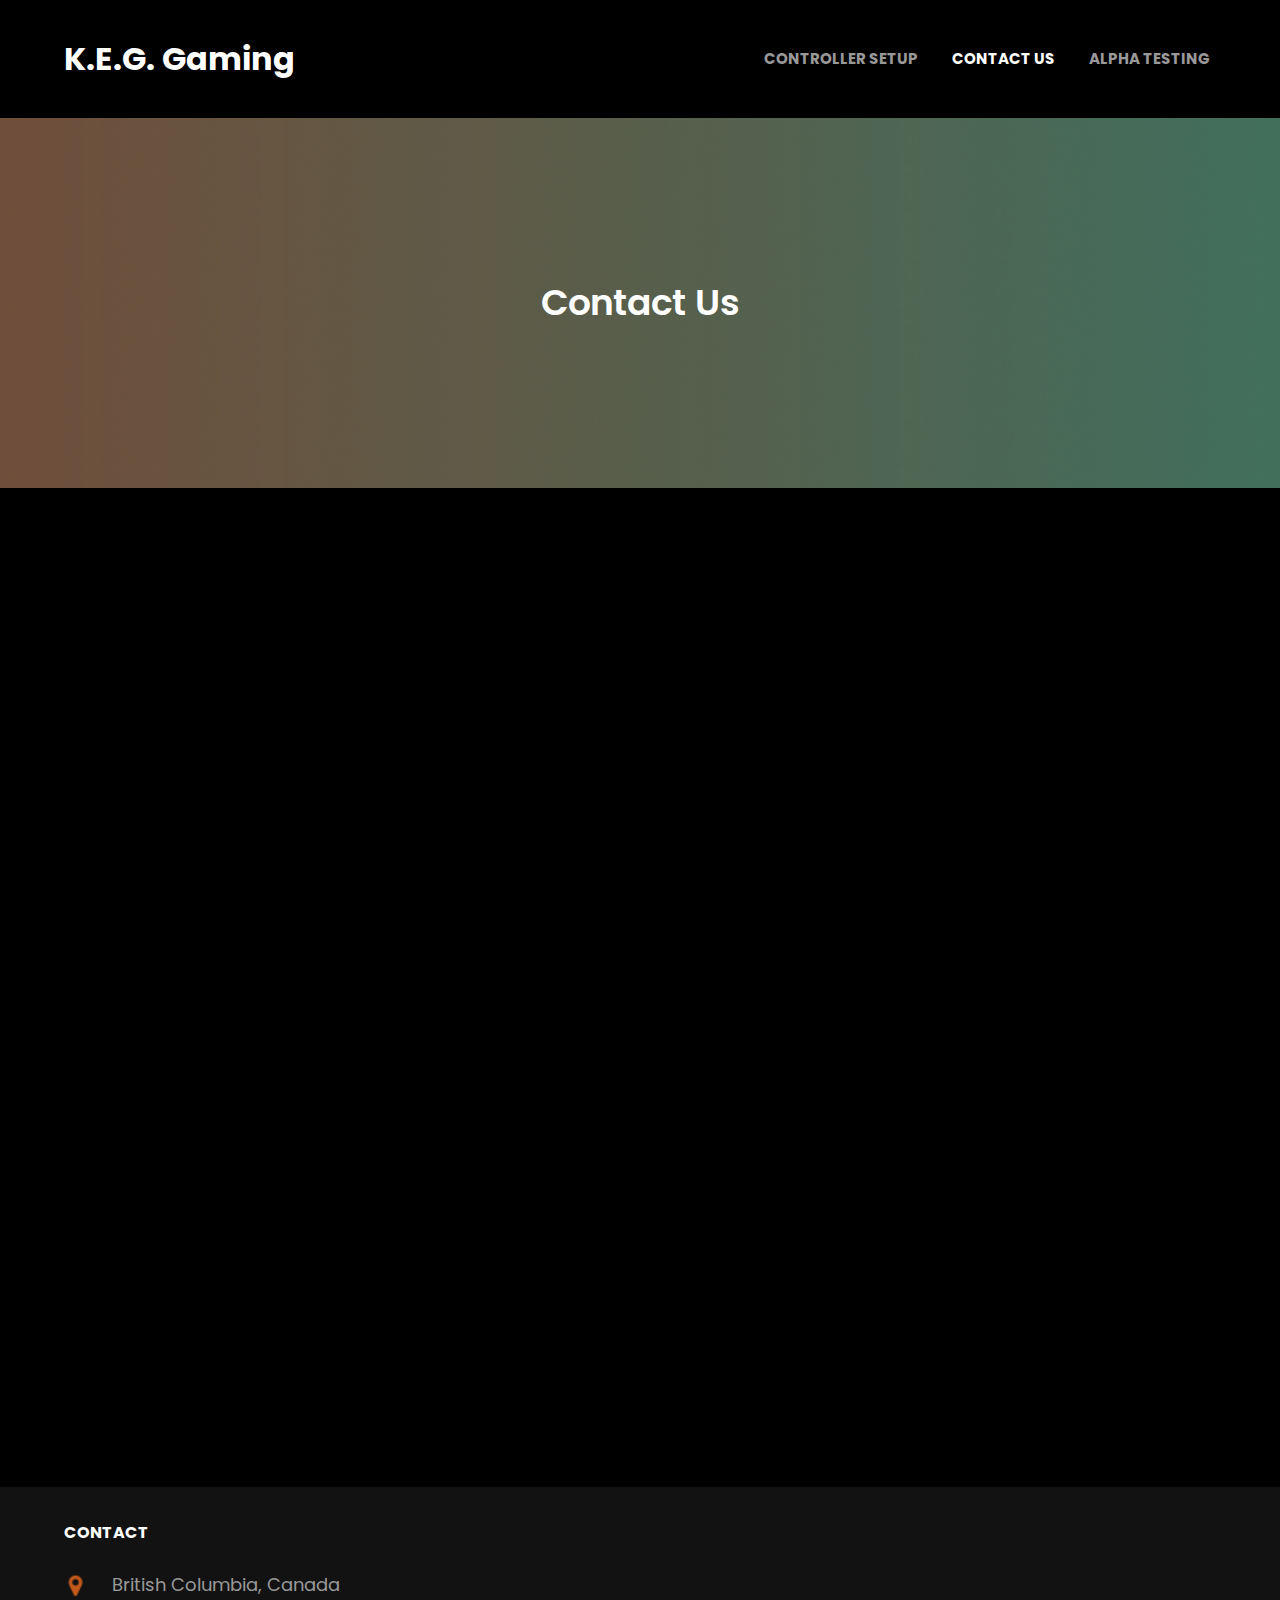
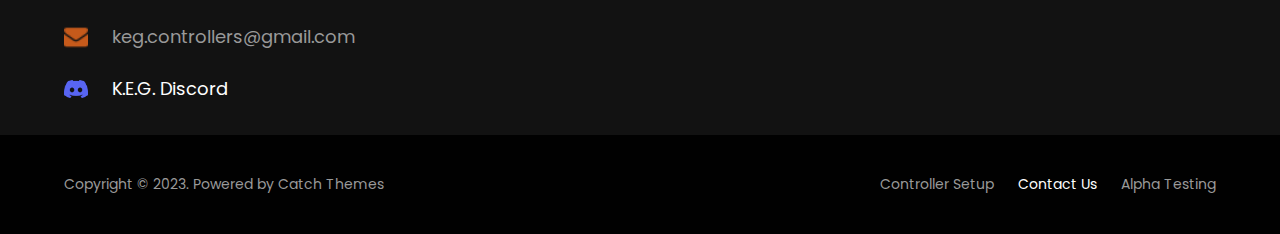
<file: contact-us/index.html>
<!DOCTYPE html>
<html lang="en-US">

<head>
	<meta charset="UTF-8">
	<meta name="viewport" content="width=device-width, initial-scale=1">
	<meta name="robots" content="max-image-preview:large">
	<title>Contact Us &#8211; K.E.G. Gaming</title>
	<link rel="alternate" type="application/rss+xml" title="K.E.G. Gaming &raquo; Feed"
		href="https://keg-gaming.github.io/feed/">
	<link rel="alternate" type="application/rss+xml" title="K.E.G. Gaming &raquo; Comments Feed"
		href="https://keg-gaming.github.io/comments/feed/">
	
	<style id="wp-block-site-logo-inline-css">
		.wp-block-site-logo {
			box-sizing: border-box;
			line-height: 0
		}

		.wp-block-site-logo a {
			display: inline-block
		}

		.wp-block-site-logo.is-default-size img {
			width: 120px;
			height: auto
		}

		.wp-block-site-logo img {
			height: auto;
			max-width: 100%
		}

		.wp-block-site-logo a,
		.wp-block-site-logo img {
			border-radius: inherit
		}

		.wp-block-site-logo.aligncenter {
			margin-left: auto;
			margin-right: auto;
			text-align: center
		}

		.wp-block-site-logo.is-style-rounded {
			border-radius: 9999px
		}
	</style>
	<style id="wp-block-site-title-inline-css">
		.wp-block-site-title {
			font-size: var(--wp--preset--font-size--large);
			font-weight: var(--wp--custom--typography--font-weight--bold);
			line-height: 1.31;
			text-transform: capitalize;
		}
	</style>
	<style id="wp-block-site-tagline-inline-css">
		.wp-block-site-tagline {
			color: var(--wp--preset--color--foreground);
			font-size: var(--wp--preset--font-size--tiny);
			line-height: var(--wp--custom--typography--line-height--extra-small);
		}
	</style>
	<style id="wp-block-group-inline-css">
		.wp-block-group {
			box-sizing: border-box
		}

		:where(.wp-block-group.has-background) {
			padding: 1.25em 2.375em
		}
	</style>
	<style id="wp-block-navigation-link-inline-css">
		.wp-block-navigation .wp-block-navigation-item__label {
			word-break: normal;
			overflow-wrap: break-word
		}

		.wp-block-navigation .wp-block-navigation-item__description {
			display: none
		}
	</style>
	<link rel="stylesheet" id="wp-block-navigation-css"
		href="https://keg-gaming.github.io/wp-includes/blocks/navigation/style.min.css?ver=6.1.1" media="all">
	<style id="wp-block-navigation-inline-css">
		.wp-block-navigation {
			color: var(--wp--preset--color--body-text);
			font-size: var(--wp--preset--font-size--small);
			font-weight: var(--wp--custom--typography--font-weight--bold);
			line-height: 1.87;
			text-transform: uppercase;
		}

		.wp-block-navigation a:where(:not(.wp-element-button)) {
			color: inherit;
		}
	</style>
	<style id="wp-block-template-part-inline-css">
		.wp-block-template-part.has-background {
			padding: 1.25em 2.375em;
			margin-top: 0;
			margin-bottom: 0
		}
	</style>
	<style id="wp-block-post-title-inline-css">
		.wp-block-post-title {
			word-break: break-word;
			box-sizing: border-box
		}

		.wp-block-post-title a {
			display: inline-block
		}

		.wp-block-post-title {
			font-size: var(--wp--custom--typography--font-size--post-title);
			font-weight: var(--wp--custom--typography--font-weight--semi-bold);
			line-height: var(--wp--custom--typography--line-height--post-title);
		}
	</style>
	<link rel="stylesheet" id="wp-block-cover-css"
		href="https://keg-gaming.github.io/wp-includes/blocks/cover/style.min.css?ver=6.1.1" media="all">
	<style id="wp-block-post-featured-image-inline-css">
		.wp-block-post-featured-image {
			margin-left: 0;
			margin-right: 0
		}

		.wp-block-post-featured-image a {
			display: block
		}

		.wp-block-post-featured-image img {
			max-width: 100%;
			width: 100%;
			height: auto;
			vertical-align: bottom;
			box-sizing: border-box
		}

		.wp-block-post-featured-image.alignfull img,
		.wp-block-post-featured-image.alignwide img {
			width: 100%
		}

		.wp-block-post-featured-image .wp-block-post-featured-image__overlay.has-background-dim {
			position: absolute;
			inset: 0;
			background-color: #000
		}

		.wp-block-post-featured-image {
			position: relative
		}

		.wp-block-post-featured-image .wp-block-post-featured-image__overlay.has-background-gradient {
			background-color: transparent
		}

		.wp-block-post-featured-image .wp-block-post-featured-image__overlay.has-background-dim-0 {
			opacity: 0
		}

		.wp-block-post-featured-image .wp-block-post-featured-image__overlay.has-background-dim-10 {
			opacity: .1
		}

		.wp-block-post-featured-image .wp-block-post-featured-image__overlay.has-background-dim-20 {
			opacity: .2
		}

		.wp-block-post-featured-image .wp-block-post-featured-image__overlay.has-background-dim-30 {
			opacity: .3
		}

		.wp-block-post-featured-image .wp-block-post-featured-image__overlay.has-background-dim-40 {
			opacity: .4
		}

		.wp-block-post-featured-image .wp-block-post-featured-image__overlay.has-background-dim-50 {
			opacity: .5
		}

		.wp-block-post-featured-image .wp-block-post-featured-image__overlay.has-background-dim-60 {
			opacity: .6
		}

		.wp-block-post-featured-image .wp-block-post-featured-image__overlay.has-background-dim-70 {
			opacity: .7
		}

		.wp-block-post-featured-image .wp-block-post-featured-image__overlay.has-background-dim-80 {
			opacity: .8
		}

		.wp-block-post-featured-image .wp-block-post-featured-image__overlay.has-background-dim-90 {
			opacity: .9
		}

		.wp-block-post-featured-image .wp-block-post-featured-image__overlay.has-background-dim-100 {
			opacity: 1
		}
	</style>
	<style id="wp-block-buttons-inline-css">
		.wp-block-buttons.is-vertical {
			flex-direction: column
		}

		.wp-block-buttons.is-vertical>.wp-block-button:last-child {
			margin-bottom: 0
		}

		.wp-block-buttons>.wp-block-button {
			display: inline-block;
			margin: 0
		}

		.wp-block-buttons.is-content-justification-left {
			justify-content: flex-start
		}

		.wp-block-buttons.is-content-justification-left.is-vertical {
			align-items: flex-start
		}

		.wp-block-buttons.is-content-justification-center {
			justify-content: center
		}

		.wp-block-buttons.is-content-justification-center.is-vertical {
			align-items: center
		}

		.wp-block-buttons.is-content-justification-right {
			justify-content: flex-end
		}

		.wp-block-buttons.is-content-justification-right.is-vertical {
			align-items: flex-end
		}

		.wp-block-buttons.is-content-justification-space-between {
			justify-content: space-between
		}

		.wp-block-buttons.aligncenter {
			text-align: center
		}

		.wp-block-buttons:not(.is-content-justification-space-between, .is-content-justification-right, .is-content-justification-left, .is-content-justification-center) .wp-block-button.aligncenter {
			margin-left: auto;
			margin-right: auto;
			width: 100%
		}

		.wp-block-buttons[style*=text-decoration] .wp-block-button,
		.wp-block-buttons[style*=text-decoration] .wp-block-button__link {
			text-decoration: inherit
		}

		.wp-block-buttons.has-custom-font-size .wp-block-button__link {
			font-size: inherit
		}

		.wp-block-button.aligncenter {
			text-align: center
		}
	</style>
	<style id="wp-block-button-inline-css">
		.wp-block-button__link {
			cursor: pointer;
			display: inline-block;
			text-align: center;
			word-break: break-word;
			box-sizing: border-box
		}

		.wp-block-button__link.aligncenter {
			text-align: center
		}

		.wp-block-button__link.alignright {
			text-align: right
		}

		:where(.wp-block-button__link) {
			box-shadow: none;
			text-decoration: none;
			border-radius: 9999px;
			padding: calc(.667em + 2px) calc(1.333em + 2px)
		}

		.wp-block-button[style*=text-decoration] .wp-block-button__link {
			text-decoration: inherit
		}

		.wp-block-buttons>.wp-block-button.has-custom-width {
			max-width: none
		}

		.wp-block-buttons>.wp-block-button.has-custom-width .wp-block-button__link {
			width: 100%
		}

		.wp-block-buttons>.wp-block-button.has-custom-font-size .wp-block-button__link {
			font-size: inherit
		}

		.wp-block-buttons>.wp-block-button.wp-block-button__width-25 {
			width: calc(25% - var(--wp--style--block-gap, .5em)*0.75)
		}

		.wp-block-buttons>.wp-block-button.wp-block-button__width-50 {
			width: calc(50% - var(--wp--style--block-gap, .5em)*0.5)
		}

		.wp-block-buttons>.wp-block-button.wp-block-button__width-75 {
			width: calc(75% - var(--wp--style--block-gap, .5em)*0.25)
		}

		.wp-block-buttons>.wp-block-button.wp-block-button__width-100 {
			width: 100%;
			flex-basis: 100%
		}

		.wp-block-buttons.is-vertical>.wp-block-button.wp-block-button__width-25 {
			width: 25%
		}

		.wp-block-buttons.is-vertical>.wp-block-button.wp-block-button__width-50 {
			width: 50%
		}

		.wp-block-buttons.is-vertical>.wp-block-button.wp-block-button__width-75 {
			width: 75%
		}

		.wp-block-button.is-style-squared,
		.wp-block-button__link.wp-block-button.is-style-squared {
			border-radius: 0
		}

		.wp-block-button.no-border-radius,
		.wp-block-button__link.no-border-radius {
			border-radius: 0 !important
		}

		.wp-block-button.is-style-outline>.wp-block-button__link,
		.wp-block-button .wp-block-button__link.is-style-outline {
			border: 2px solid;
			padding: .667em 1.333em
		}

		.wp-block-button.is-style-outline>.wp-block-button__link:not(.has-text-color),
		.wp-block-button .wp-block-button__link.is-style-outline:not(.has-text-color) {
			color: currentColor
		}

		.wp-block-button.is-style-outline>.wp-block-button__link:not(.has-background),
		.wp-block-button .wp-block-button__link.is-style-outline:not(.has-background) {
			background-color: transparent;
			background-image: none
		}

		.wp-block-button .wp-block-button__link {
			background-color: var(--wp--preset--color--text-link);
			border-radius: 28px;
			color: var(--wp--preset--color--color-light);
			font-family: var(--wp--preset--font-family--poppins);
			font-size: var(--wp--preset--font-size--small);
			font-weight: var(--wp--custom--typography--font-weight--bold);
			line-height: var(--wp--custom--typography--line-height--paragraph);
			margin-top: 14px;
			padding-top: max(0.7rem, 0.75vw);
			padding-right: max(1.5rem, 1.85vw);
			padding-bottom: max(0.7rem, 0.75vw);
			padding-left: max(1.5rem, 1.85vw);
			text-transform: uppercase;
		}
	</style>
	<style id="wp-block-heading-inline-css">
		h1.has-background,
		h2.has-background,
		h3.has-background,
		h4.has-background,
		h5.has-background,
		h6.has-background {
			padding: 1.25em 2.375em
		}

		h1,
		h2,
		h3,
		h4,
		h5,
		h6 {
			color: var(--wp--preset--color--foreground);
			font-family: var(--wp--preset--font-family--poppins);
			font-weight: var(--wp--custom--typography--font-weight--bold);
			margin-top: 5px;
			margin-bottom: 5px;
		}
	</style>
	<style id="wp-block-image-inline-css">
		.wp-block-image img {
			height: auto;
			max-width: 100%;
			vertical-align: bottom
		}

		.wp-block-image.has-custom-border img,
		.wp-block-image img {
			box-sizing: border-box
		}

		.wp-block-image.aligncenter {
			text-align: center
		}

		.wp-block-image.alignfull img,
		.wp-block-image.alignwide img {
			height: auto;
			width: 100%
		}

		.wp-block-image.aligncenter,
		.wp-block-image .aligncenter,
		.wp-block-image.alignleft,
		.wp-block-image .alignleft,
		.wp-block-image.alignright,
		.wp-block-image .alignright {
			display: table
		}

		.wp-block-image.aligncenter>figcaption,
		.wp-block-image .aligncenter>figcaption,
		.wp-block-image.alignleft>figcaption,
		.wp-block-image .alignleft>figcaption,
		.wp-block-image.alignright>figcaption,
		.wp-block-image .alignright>figcaption {
			display: table-caption;
			caption-side: bottom
		}

		.wp-block-image .alignleft {
			float: left;
			margin: .5em 1em .5em 0
		}

		.wp-block-image .alignright {
			float: right;
			margin: .5em 0 .5em 1em
		}

		.wp-block-image .aligncenter {
			margin-left: auto;
			margin-right: auto
		}

		.wp-block-image figcaption {
			margin-top: .5em;
			margin-bottom: 1em
		}

		.wp-block-image.is-style-circle-mask img,
		.wp-block-image.is-style-rounded img,
		.wp-block-image .is-style-rounded img {
			border-radius: 9999px
		}

		@supports ((-webkit-mask-image:none) or (mask-image:none)) or (-webkit-mask-image:none) {
			.wp-block-image.is-style-circle-mask img {
				-webkit-mask-image: url('data:image/svg+xml;utf8,<svg viewBox="0 0 100 100" xmlns="http://www.w3.org/2000/svg"><circle cx="50" cy="50" r="50"/></svg>');
				mask-image: url('data:image/svg+xml;utf8,<svg viewBox="0 0 100 100" xmlns="http://www.w3.org/2000/svg"><circle cx="50" cy="50" r="50"/></svg>');
				mask-mode: alpha;
				-webkit-mask-repeat: no-repeat;
				mask-repeat: no-repeat;
				-webkit-mask-size: contain;
				mask-size: contain;
				-webkit-mask-position: center;
				mask-position: center;
				border-radius: 0
			}
		}

		.wp-block-image :where(.has-border-color) {
			border-style: solid
		}

		.wp-block-image :where([style*=border-top-color]) {
			border-top-style: solid
		}

		.wp-block-image :where([style*=border-right-color]) {
			border-right-style: solid
		}

		.wp-block-image :where([style*=border-bottom-color]) {
			border-bottom-style: solid
		}

		.wp-block-image :where([style*=border-left-color]) {
			border-left-style: solid
		}

		.wp-block-image :where([style*=border-width]) {
			border-style: solid
		}

		.wp-block-image :where([style*=border-top-width]) {
			border-top-style: solid
		}

		.wp-block-image :where([style*=border-right-width]) {
			border-right-style: solid
		}

		.wp-block-image :where([style*=border-bottom-width]) {
			border-bottom-style: solid
		}

		.wp-block-image :where([style*=border-left-width]) {
			border-left-style: solid
		}

		.wp-block-image figure {
			margin: 0
		}

		.wp-block-image figcaption {
			color: #555;
			font-size: 13px;
			text-align: center
		}

		.is-dark-theme .wp-block-image figcaption {
			color: hsla(0, 0%, 100%, .65)
		}

		.wp-block-image {
			margin: 0 0 1em
		}
	</style>
	<style id="wp-block-paragraph-inline-css">
		.is-small-text {
			font-size: .875em
		}

		.is-regular-text {
			font-size: 1em
		}

		.is-large-text {
			font-size: 2.25em
		}

		.is-larger-text {
			font-size: 3em
		}

		.has-drop-cap:not(:focus):first-letter {
			float: left;
			font-size: 8.4em;
			line-height: .68;
			font-weight: 100;
			margin: .05em .1em 0 0;
			text-transform: uppercase;
			font-style: normal
		}

		p.has-drop-cap.has-background {
			overflow: hidden
		}

		p.has-background {
			padding: 1.25em 2.375em
		}

		:where(p.has-text-color:not(.has-link-color)) a {
			color: inherit
		}
	</style>
	<style id="wp-block-columns-inline-css">
		.wp-block-columns {
			display: flex;
			margin-bottom: 1.75em;
			box-sizing: border-box;
			flex-wrap: wrap !important;
			align-items: normal !important
		}

		@media (min-width:782px) {
			.wp-block-columns {
				flex-wrap: nowrap !important
			}
		}

		.wp-block-columns.are-vertically-aligned-top {
			align-items: flex-start
		}

		.wp-block-columns.are-vertically-aligned-center {
			align-items: center
		}

		.wp-block-columns.are-vertically-aligned-bottom {
			align-items: flex-end
		}

		@media (max-width:781px) {
			.wp-block-columns:not(.is-not-stacked-on-mobile)>.wp-block-column {
				flex-basis: 100% !important
			}
		}

		@media (min-width:782px) {
			.wp-block-columns:not(.is-not-stacked-on-mobile)>.wp-block-column {
				flex-basis: 0;
				flex-grow: 1
			}

			.wp-block-columns:not(.is-not-stacked-on-mobile)>.wp-block-column[style*=flex-basis] {
				flex-grow: 0
			}
		}

		.wp-block-columns.is-not-stacked-on-mobile {
			flex-wrap: nowrap !important
		}

		.wp-block-columns.is-not-stacked-on-mobile>.wp-block-column {
			flex-basis: 0;
			flex-grow: 1
		}

		.wp-block-columns.is-not-stacked-on-mobile>.wp-block-column[style*=flex-basis] {
			flex-grow: 0
		}

		:where(.wp-block-columns.has-background) {
			padding: 1.25em 2.375em
		}

		.wp-block-column {
			flex-grow: 1;
			min-width: 0;
			word-break: break-word;
			overflow-wrap: break-word
		}

		.wp-block-column.is-vertically-aligned-top {
			align-self: flex-start
		}

		.wp-block-column.is-vertically-aligned-center {
			align-self: center
		}

		.wp-block-column.is-vertically-aligned-bottom {
			align-self: flex-end
		}

		.wp-block-column.is-vertically-aligned-bottom,
		.wp-block-column.is-vertically-aligned-center,
		.wp-block-column.is-vertically-aligned-top {
			width: 100%
		}
	</style>
	<style id="wp-block-library-inline-css">
		:root {
			--wp-admin-theme-color: #007cba;
			--wp-admin-theme-color--rgb: 0, 124, 186;
			--wp-admin-theme-color-darker-10: #006ba1;
			--wp-admin-theme-color-darker-10--rgb: 0, 107, 161;
			--wp-admin-theme-color-darker-20: #005a87;
			--wp-admin-theme-color-darker-20--rgb: 0, 90, 135;
			--wp-admin-border-width-focus: 2px
		}

		@media (-webkit-min-device-pixel-ratio:2),
		(min-resolution:192dpi) {
			:root {
				--wp-admin-border-width-focus: 1.5px
			}
		}

		.wp-element-button {
			cursor: pointer
		}

		:root {
			--wp--preset--font-size--normal: 16px;
			--wp--preset--font-size--huge: 42px
		}

		:root .has-very-light-gray-background-color {
			background-color: #eee
		}

		:root .has-very-dark-gray-background-color {
			background-color: #313131
		}

		:root .has-very-light-gray-color {
			color: #eee
		}

		:root .has-very-dark-gray-color {
			color: #313131
		}

		:root .has-vivid-green-cyan-to-vivid-cyan-blue-gradient-background {
			background: linear-gradient(135deg, #00d084, #0693e3)
		}

		:root .has-purple-crush-gradient-background {
			background: linear-gradient(135deg, #34e2e4, #4721fb 50%, #ab1dfe)
		}

		:root .has-hazy-dawn-gradient-background {
			background: linear-gradient(135deg, #faaca8, #dad0ec)
		}

		:root .has-subdued-olive-gradient-background {
			background: linear-gradient(135deg, #fafae1, #67a671)
		}

		:root .has-atomic-cream-gradient-background {
			background: linear-gradient(135deg, #fdd79a, #004a59)
		}

		:root .has-nightshade-gradient-background {
			background: linear-gradient(135deg, #330968, #31cdcf)
		}

		:root .has-midnight-gradient-background {
			background: linear-gradient(135deg, #020381, #2874fc)
		}

		.has-regular-font-size {
			font-size: 1em
		}

		.has-larger-font-size {
			font-size: 2.625em
		}

		.has-normal-font-size {
			font-size: var(--wp--preset--font-size--normal)
		}

		.has-huge-font-size {
			font-size: var(--wp--preset--font-size--huge)
		}

		.has-text-align-center {
			text-align: center
		}

		.has-text-align-left {
			text-align: left
		}

		.has-text-align-right {
			text-align: right
		}

		#end-resizable-editor-section {
			display: none
		}

		.aligncenter {
			clear: both
		}

		.items-justified-left {
			justify-content: flex-start
		}

		.items-justified-center {
			justify-content: center
		}

		.items-justified-right {
			justify-content: flex-end
		}

		.items-justified-space-between {
			justify-content: space-between
		}

		.screen-reader-text {
			border: 0;
			clip: rect(1px, 1px, 1px, 1px);
			clip-path: inset(50%);
			height: 1px;
			margin: -1px;
			overflow: hidden;
			padding: 0;
			position: absolute;
			width: 1px;
			word-wrap: normal !important
		}

		.screen-reader-text:focus {
			background-color: #ddd;
			clip: auto !important;
			clip-path: none;
			color: #444;
			display: block;
			font-size: 1em;
			height: auto;
			left: 5px;
			line-height: normal;
			padding: 15px 23px 14px;
			text-decoration: none;
			top: 5px;
			width: auto;
			z-index: 100000
		}

		html :where(.has-border-color) {
			border-style: solid
		}

		html :where([style*=border-top-color]) {
			border-top-style: solid
		}

		html :where([style*=border-right-color]) {
			border-right-style: solid
		}

		html :where([style*=border-bottom-color]) {
			border-bottom-style: solid
		}

		html :where([style*=border-left-color]) {
			border-left-style: solid
		}

		html :where([style*=border-width]) {
			border-style: solid
		}

		html :where([style*=border-top-width]) {
			border-top-style: solid
		}

		html :where([style*=border-right-width]) {
			border-right-style: solid
		}

		html :where([style*=border-bottom-width]) {
			border-bottom-style: solid
		}

		html :where([style*=border-left-width]) {
			border-left-style: solid
		}

		html :where(img[class*=wp-image-]) {
			height: auto;
			max-width: 100%
		}

		figure {
			margin: 0 0 1em
		}
	</style>
	<style id="global-styles-inline-css">
		body {
			--wp--preset--color--black: #000000;
			--wp--preset--color--cyan-bluish-gray: #abb8c3;
			--wp--preset--color--white: #ffffff;
			--wp--preset--color--pale-pink: #f78da7;
			--wp--preset--color--vivid-red: #cf2e2e;
			--wp--preset--color--luminous-vivid-orange: #ff6900;
			--wp--preset--color--luminous-vivid-amber: #fcb900;
			--wp--preset--color--light-green-cyan: #7bdcb5;
			--wp--preset--color--vivid-green-cyan: #00d084;
			--wp--preset--color--pale-cyan-blue: #8ed1fc;
			--wp--preset--color--vivid-cyan-blue: #0693e3;
			--wp--preset--color--vivid-purple: #9b51e0;
			--wp--preset--color--background: #000000;
			--wp--preset--color--foreground: #ffffff;
			--wp--preset--color--primary: #101010;
			--wp--preset--color--secondary: #2e2e2e;
			--wp--preset--color--tertiary: #121212;
			--wp--preset--color--text-link: #c65a1b;
			--wp--preset--color--body-text: #999999;
			--wp--preset--color--border-color: #282828;
			--wp--preset--color--rose: #ff27a9;
			--wp--preset--color--bean-red: #ff575d;
			--wp--preset--color--ironside-grey: #666666;
			--wp--preset--color--white-smoke: #f6f6f6;
			--wp--preset--color--dune: #333333;
			--wp--preset--color--color-light: #fefefe;
			--wp--preset--color--color-dark: #010101;
			--wp--preset--color--woodsmoke: #0e0c0c;
			--wp--preset--color--deep-orange: #ea6733;
			--wp--preset--color--eucalyptus: #3fe0b3;
			--wp--preset--gradient--vivid-cyan-blue-to-vivid-purple: linear-gradient(135deg, rgba(6, 147, 227, 1) 0%, rgb(155, 81, 224) 100%);
			--wp--preset--gradient--light-green-cyan-to-vivid-green-cyan: linear-gradient(135deg, rgb(122, 220, 180) 0%, rgb(0, 208, 130) 100%);
			--wp--preset--gradient--luminous-vivid-amber-to-luminous-vivid-orange: linear-gradient(135deg, rgba(252, 185, 0, 1) 0%, rgba(255, 105, 0, 1) 100%);
			--wp--preset--gradient--luminous-vivid-orange-to-vivid-red: linear-gradient(135deg, rgba(255, 105, 0, 1) 0%, rgb(207, 46, 46) 100%);
			--wp--preset--gradient--very-light-gray-to-cyan-bluish-gray: linear-gradient(135deg, rgb(238, 238, 238) 0%, rgb(169, 184, 195) 100%);
			--wp--preset--gradient--cool-to-warm-spectrum: linear-gradient(135deg, rgb(74, 234, 220) 0%, rgb(151, 120, 209) 20%, rgb(207, 42, 186) 40%, rgb(238, 44, 130) 60%, rgb(251, 105, 98) 80%, rgb(254, 248, 76) 100%);
			--wp--preset--gradient--blush-light-purple: linear-gradient(135deg, rgb(255, 206, 236) 0%, rgb(152, 150, 240) 100%);
			--wp--preset--gradient--blush-bordeaux: linear-gradient(135deg, rgb(254, 205, 165) 0%, rgb(254, 45, 45) 50%, rgb(107, 0, 62) 100%);
			--wp--preset--gradient--luminous-dusk: linear-gradient(135deg, rgb(255, 203, 112) 0%, rgb(199, 81, 192) 50%, rgb(65, 88, 208) 100%);
			--wp--preset--gradient--pale-ocean: linear-gradient(135deg, rgb(255, 245, 203) 0%, rgb(182, 227, 212) 50%, rgb(51, 167, 181) 100%);
			--wp--preset--gradient--electric-grass: linear-gradient(135deg, rgb(202, 248, 128) 0%, rgb(113, 206, 126) 100%);
			--wp--preset--gradient--midnight: linear-gradient(135deg, rgb(2, 3, 129) 0%, rgb(40, 116, 252) 100%);
			--wp--preset--gradient--vertical-secondary-to-tertiary: linear-gradient(to bottom, var(--wp--preset--color--secondary) 0%, var(--wp--preset--color--tertiary) 100%);
			--wp--preset--gradient--vertical-secondary-to-background: linear-gradient(to bottom, var(--wp--preset--color--secondary) 0%, var(--wp--preset--color--background) 100%);
			--wp--preset--gradient--vertical-tertiary-to-background: linear-gradient(to bottom, var(--wp--preset--color--tertiary) 0%, var(--wp--preset--color--background) 100%);
			--wp--preset--gradient--diagonal-primary-to-foreground: linear-gradient(to bottom right, var(--wp--preset--color--primary) 0%, var(--wp--preset--color--foreground) 100%);
			--wp--preset--gradient--diagonal-secondary-to-background: linear-gradient(to bottom right, var(--wp--preset--color--secondary) 50%, var(--wp--preset--color--background) 50%);
			--wp--preset--gradient--diagonal-background-to-secondary: linear-gradient(to bottom right, var(--wp--preset--color--background) 50%, var(--wp--preset--color--secondary) 50%);
			--wp--preset--gradient--diagonal-tertiary-to-background: linear-gradient(to bottom right, var(--wp--preset--color--tertiary) 50%, var(--wp--preset--color--background) 50%);
			--wp--preset--gradient--diagonal-background-to-tertiary: linear-gradient(to bottom right, var(--wp--preset--color--background) 50%, var(--wp--preset--color--tertiary) 50%);
			--wp--preset--gradient--horizontal-rose-to-bean-red: linear-gradient(to right, var(--wp--preset--color--rose) 0%, var(--wp--preset--color--bean-red) 100%);
			--wp--preset--gradient--horizontal-bean-red-to-rose: linear-gradient(to right, var(--wp--preset--color--bean-red) 0%, var(--wp--preset--color--rose) 100%);
			--wp--preset--gradient--horizontal-color-gradient-first-to-gradient-second: linear-gradient(to right, var(--wp--preset--color--background) 0%, var(--wp--preset--color--background) 100%);
			--wp--preset--gradient--horizontal-deep-orange-to-eucalyptus: linear-gradient(to right, var(--wp--preset--color--deep-orange) 0%, var(--wp--preset--color--eucalyptus) 99%);
			--wp--preset--duotone--dark-grayscale: url('#wp-duotone-dark-grayscale');
			--wp--preset--duotone--grayscale: url('#wp-duotone-grayscale');
			--wp--preset--duotone--purple-yellow: url('#wp-duotone-purple-yellow');
			--wp--preset--duotone--blue-red: url('#wp-duotone-blue-red');
			--wp--preset--duotone--midnight: url('#wp-duotone-midnight');
			--wp--preset--duotone--magenta-yellow: url('#wp-duotone-magenta-yellow');
			--wp--preset--duotone--purple-green: url('#wp-duotone-purple-green');
			--wp--preset--duotone--blue-orange: url('#wp-duotone-blue-orange');
			--wp--preset--duotone--foreground-and-background: url('#wp-duotone-foreground-and-background');
			--wp--preset--duotone--foreground-and-secondary: url('#wp-duotone-foreground-and-secondary');
			--wp--preset--duotone--foreground-and-tertiary: url('#wp-duotone-foreground-and-tertiary');
			--wp--preset--duotone--link-and-background: url('#wp-duotone-link-and-background');
			--wp--preset--duotone--link-and-secondary: url('#wp-duotone-link-and-secondary');
			--wp--preset--duotone--link-and-tertiary: url('#wp-duotone-link-and-tertiary');
			--wp--preset--font-size--small: 15px;
			--wp--preset--font-size--medium: 16px;
			--wp--preset--font-size--large: clamp(24px, 4.2vw, 32px);
			--wp--preset--font-size--x-large: 42px;
			--wp--preset--font-size--tiny: 13px;
			--wp--preset--font-size--extra-small: 14px;
			--wp--preset--font-size--upper-heading: 18px;
			--wp--preset--font-size--normal: clamp(18px, 1.6vw, 20px);
			--wp--preset--font-size--content-heading: clamp(22px, 4.2vw, 24px);
			--wp--preset--font-size--extra-large: clamp(32px, 6vw, 36px);
			--wp--preset--font-size--huge: clamp(36px, 5.2vw, 80px);
			--wp--preset--font-family--open-sans: "Open Sans", serif;
			--wp--preset--font-family--poppins: "Poppins", serif;
			--wp--preset--spacing--20: 0.44rem;
			--wp--preset--spacing--30: 0.67rem;
			--wp--preset--spacing--40: 1rem;
			--wp--preset--spacing--50: 1.5rem;
			--wp--preset--spacing--60: 2.25rem;
			--wp--preset--spacing--70: 3.38rem;
			--wp--preset--spacing--80: 5.06rem;
			--wp--custom--spacing--extra-small: clamp(28px, 3.5vw, 35px);
			--wp--custom--spacing--wp-post: clamp(30px, 3.5vw, 56px);
			--wp--custom--spacing--wp-comment-horizontal: clamp(30px, 3.7vw, 70px);
			--wp--custom--spacing--wp-comment-vertical: clamp(30px, 3.5vw, 49px);
			--wp--custom--spacing--wp-block-sidebar: clamp(0px, 5vw, 96px);
			--wp--custom--spacing--wp-block-sidebar-widget: clamp(30px, 3.5vw, 63px);
			--wp--custom--spacing--wp-block-page-numbers: clamp(49px, 3.3vw, 63px);
			--wp--custom--spacing--wp-footer-vertical: clamp(5px, 2.5vw, 45px);
			--wp--custom--spacing--normal: clamp(30px, 3.5vw, 40px);
			--wp--custom--spacing--small: max(1.75rem, 5vw);
			--wp--custom--spacing--medium: clamp(2rem, 8vw, calc(4 * var(--wp--style--block-gap)));
			--wp--custom--spacing--large: clamp(3.5rem, 10vw, 5.0625rem);
			--wp--custom--spacing--outer: var(--wp--custom--spacing--small, 1.25rem);
			--wp--custom--spacing--section-block-top: clamp(42px, 5.5vw, 105px);
			--wp--custom--spacing--section-block-bottom: clamp(12px, 5.5vw, 70px);
			--wp--custom--spacing--section-pricing-content: clamp(21px, 5.5vw, 42px);
			--wp--custom--spacing--main-block-gap: clamp(18px, 5.5vw, 81px);
			--wp--custom--spacing--testimonial-inner-gap: clamp(35px, 3.5vw, 42px);
			--wp--custom--spacing--group-heading-bottom-gap: clamp(35px, 3.5vw, 42px);
			--wp--custom--typography--font-size--heading-one: clamp(36px, 3vw, 56px);
			--wp--custom--typography--font-size--heading-two: clamp(32px, 2.6vw, 49px);
			--wp--custom--typography--font-size--heading-three: clamp(28px, 1.9vw, 36px);
			--wp--custom--typography--font-size--heading-four: clamp(24px, 1.5vw, 28px);
			--wp--custom--typography--font-size--heading-five: clamp(22px, 1.3vw, 24px);
			--wp--custom--typography--font-size--heading-six: 18px;
			--wp--custom--typography--font-size--post-title: clamp(32px, 6vw, 36px);
			--wp--custom--typography--line-height--heading-one: 1.38;
			--wp--custom--typography--line-height--heading-two: 1.43;
			--wp--custom--typography--line-height--heading-three: 1.36;
			--wp--custom--typography--line-height--heading-four: 1.5;
			--wp--custom--typography--line-height--heading-five: 1.458333333333333;
			--wp--custom--typography--line-height--heading-six: 1.56;
			--wp--custom--typography--line-height--paragraph: 1.75;
			--wp--custom--typography--line-height--post-title: 1.36;
			--wp--custom--typography--line-height--extra-small: 21px;
			--wp--custom--typography--line-height--small: 28px;
			--wp--custom--typography--line-height--normal: normal;
			--wp--custom--typography--font-weight--light: 300;
			--wp--custom--typography--font-weight--normal: 400;
			--wp--custom--typography--font-weight--medium: 500;
			--wp--custom--typography--font-weight--semi-bold: 600;
			--wp--custom--typography--font-weight--bold: 700;
			--wp--custom--typography--font-weight--extra-bold: 900;
		}

		body {
			margin: 0;
			--wp--style--global--content-size: 760px;
			--wp--style--global--wide-size: 1400px;
		}

		.wp-site-blocks>.alignleft {
			float: left;
			margin-right: 2em;
		}

		.wp-site-blocks>.alignright {
			float: right;
			margin-left: 2em;
		}

		.wp-site-blocks>.aligncenter {
			justify-content: center;
			margin-left: auto;
			margin-right: auto;
		}

		.wp-site-blocks>* {
			margin-block-start: 0;
			margin-block-end: 0;
		}

		.wp-site-blocks>*+* {
			margin-block-start: 1.5rem;
		}

		body {
			--wp--style--block-gap: 1.5rem;
		}

		body .is-layout-flow>* {
			margin-block-start: 0;
			margin-block-end: 0;
		}

		body .is-layout-flow>*+* {
			margin-block-start: 1.5rem;
			margin-block-end: 0;
		}

		body .is-layout-constrained>* {
			margin-block-start: 0;
			margin-block-end: 0;
		}

		body .is-layout-constrained>*+* {
			margin-block-start: 1.5rem;
			margin-block-end: 0;
		}

		body .is-layout-flex {
			gap: 1.5rem;
		}

		body .is-layout-flow>.alignleft {
			float: left;
			margin-inline-start: 0;
			margin-inline-end: 2em;
		}

		body .is-layout-flow>.alignright {
			float: right;
			margin-inline-start: 2em;
			margin-inline-end: 0;
		}

		body .is-layout-flow>.aligncenter {
			margin-left: auto !important;
			margin-right: auto !important;
		}

		body .is-layout-constrained>.alignleft {
			float: left;
			margin-inline-start: 0;
			margin-inline-end: 2em;
		}

		body .is-layout-constrained>.alignright {
			float: right;
			margin-inline-start: 2em;
			margin-inline-end: 0;
		}

		body .is-layout-constrained>.aligncenter {
			margin-left: auto !important;
			margin-right: auto !important;
		}

		body .is-layout-constrained> :where(:not(.alignleft):not(.alignright):not(.alignfull)) {
			max-width: var(--wp--style--global--content-size);
			margin-left: auto !important;
			margin-right: auto !important;
		}

		body .is-layout-constrained>.alignwide {
			max-width: var(--wp--style--global--wide-size);
		}

		body .is-layout-flex {
			display: flex;
		}

		body .is-layout-flex {
			flex-wrap: wrap;
			align-items: center;
		}

		body .is-layout-flex>* {
			margin: 0;
		}

		body {
			background-color: var(--wp--preset--color--background);
			color: var(--wp--preset--color--body-text);
			font-family: var(--wp--preset--font-family--poppins);
			font-size: var(--wp--preset--font-size--normal);
			line-height: var(--wp--custom--typography--line-height--paragraph);
			padding-top: 0px;
			padding-right: 0px;
			padding-bottom: 0px;
			padding-left: 0px;
		}

		a:where(:not(.wp-element-button)) {
			color: var(--wp--preset--color--foreground);
			text-decoration: underline;
		}

		h1 {
			font-size: var(--wp--custom--typography--font-size--heading-one);
			line-height: var(--wp--custom--typography--line-height--heading-one);
		}

		h2 {
			font-size: var(--wp--custom--typography--font-size--heading-two);
			line-height: var(--wp--custom--typography--line-height--heading-two);
		}

		h3 {
			font-size: var(--wp--custom--typography--font-size--heading-three);
			line-height: var(--wp--custom--typography--line-height--heading-three);
		}

		h4 {
			font-size: var(--wp--custom--typography--font-size--heading-four);
			line-height: var(--wp--custom--typography--line-height--heading-four);
		}

		h5 {
			font-size: var(--wp--custom--typography--font-size--heading-five);
			line-height: var(--wp--custom--typography--line-height--heading-five);
		}

		h6 {
			font-size: var(--wp--custom--typography--font-size--heading-six);
			line-height: var(--wp--custom--typography--line-height--heading-six);
		}

		.wp-element-button,
		.wp-block-button__link {
			background-color: #32373c;
			border-width: 0;
			color: #fff;
			font-family: inherit;
			font-size: inherit;
			line-height: inherit;
			padding: calc(0.667em + 2px) calc(1.333em + 2px);
			text-decoration: none;
		}

		.has-black-color {
			color: var(--wp--preset--color--black) !important;
		}

		.has-cyan-bluish-gray-color {
			color: var(--wp--preset--color--cyan-bluish-gray) !important;
		}

		.has-white-color {
			color: var(--wp--preset--color--white) !important;
		}

		.has-pale-pink-color {
			color: var(--wp--preset--color--pale-pink) !important;
		}

		.has-vivid-red-color {
			color: var(--wp--preset--color--vivid-red) !important;
		}

		.has-luminous-vivid-orange-color {
			color: var(--wp--preset--color--luminous-vivid-orange) !important;
		}

		.has-luminous-vivid-amber-color {
			color: var(--wp--preset--color--luminous-vivid-amber) !important;
		}

		.has-light-green-cyan-color {
			color: var(--wp--preset--color--light-green-cyan) !important;
		}

		.has-vivid-green-cyan-color {
			color: var(--wp--preset--color--vivid-green-cyan) !important;
		}

		.has-pale-cyan-blue-color {
			color: var(--wp--preset--color--pale-cyan-blue) !important;
		}

		.has-vivid-cyan-blue-color {
			color: var(--wp--preset--color--vivid-cyan-blue) !important;
		}

		.has-vivid-purple-color {
			color: var(--wp--preset--color--vivid-purple) !important;
		}

		.has-background-color {
			color: var(--wp--preset--color--background) !important;
		}

		.has-foreground-color {
			color: var(--wp--preset--color--foreground) !important;
		}

		.has-primary-color {
			color: var(--wp--preset--color--primary) !important;
		}

		.has-secondary-color {
			color: var(--wp--preset--color--secondary) !important;
		}

		.has-tertiary-color {
			color: var(--wp--preset--color--tertiary) !important;
		}

		.has-text-link-color {
			color: var(--wp--preset--color--text-link) !important;
		}

		.has-body-text-color {
			color: var(--wp--preset--color--body-text) !important;
		}

		.has-border-color-color {
			color: var(--wp--preset--color--border-color) !important;
		}

		.has-rose-color {
			color: var(--wp--preset--color--rose) !important;
		}

		.has-bean-red-color {
			color: var(--wp--preset--color--bean-red) !important;
		}

		.has-ironside-grey-color {
			color: var(--wp--preset--color--ironside-grey) !important;
		}

		.has-white-smoke-color {
			color: var(--wp--preset--color--white-smoke) !important;
		}

		.has-dune-color {
			color: var(--wp--preset--color--dune) !important;
		}

		.has-color-light-color {
			color: var(--wp--preset--color--color-light) !important;
		}

		.has-color-dark-color {
			color: var(--wp--preset--color--color-dark) !important;
		}

		.has-woodsmoke-color {
			color: var(--wp--preset--color--woodsmoke) !important;
		}

		.has-deep-orange-color {
			color: var(--wp--preset--color--deep-orange) !important;
		}

		.has-eucalyptus-color {
			color: var(--wp--preset--color--eucalyptus) !important;
		}

		.has-black-background-color {
			background-color: var(--wp--preset--color--black) !important;
		}

		.has-cyan-bluish-gray-background-color {
			background-color: var(--wp--preset--color--cyan-bluish-gray) !important;
		}

		.has-white-background-color {
			background-color: var(--wp--preset--color--white) !important;
		}

		.has-pale-pink-background-color {
			background-color: var(--wp--preset--color--pale-pink) !important;
		}

		.has-vivid-red-background-color {
			background-color: var(--wp--preset--color--vivid-red) !important;
		}

		.has-luminous-vivid-orange-background-color {
			background-color: var(--wp--preset--color--luminous-vivid-orange) !important;
		}

		.has-luminous-vivid-amber-background-color {
			background-color: var(--wp--preset--color--luminous-vivid-amber) !important;
		}

		.has-light-green-cyan-background-color {
			background-color: var(--wp--preset--color--light-green-cyan) !important;
		}

		.has-vivid-green-cyan-background-color {
			background-color: var(--wp--preset--color--vivid-green-cyan) !important;
		}

		.has-pale-cyan-blue-background-color {
			background-color: var(--wp--preset--color--pale-cyan-blue) !important;
		}

		.has-vivid-cyan-blue-background-color {
			background-color: var(--wp--preset--color--vivid-cyan-blue) !important;
		}

		.has-vivid-purple-background-color {
			background-color: var(--wp--preset--color--vivid-purple) !important;
		}

		.has-background-background-color {
			background-color: var(--wp--preset--color--background) !important;
		}

		.has-foreground-background-color {
			background-color: var(--wp--preset--color--foreground) !important;
		}

		.has-primary-background-color {
			background-color: var(--wp--preset--color--primary) !important;
		}

		.has-secondary-background-color {
			background-color: var(--wp--preset--color--secondary) !important;
		}

		.has-tertiary-background-color {
			background-color: var(--wp--preset--color--tertiary) !important;
		}

		.has-text-link-background-color {
			background-color: var(--wp--preset--color--text-link) !important;
		}

		.has-body-text-background-color {
			background-color: var(--wp--preset--color--body-text) !important;
		}

		.has-border-color-background-color {
			background-color: var(--wp--preset--color--border-color) !important;
		}

		.has-rose-background-color {
			background-color: var(--wp--preset--color--rose) !important;
		}

		.has-bean-red-background-color {
			background-color: var(--wp--preset--color--bean-red) !important;
		}

		.has-ironside-grey-background-color {
			background-color: var(--wp--preset--color--ironside-grey) !important;
		}

		.has-white-smoke-background-color {
			background-color: var(--wp--preset--color--white-smoke) !important;
		}

		.has-dune-background-color {
			background-color: var(--wp--preset--color--dune) !important;
		}

		.has-color-light-background-color {
			background-color: var(--wp--preset--color--color-light) !important;
		}

		.has-color-dark-background-color {
			background-color: var(--wp--preset--color--color-dark) !important;
		}

		.has-woodsmoke-background-color {
			background-color: var(--wp--preset--color--woodsmoke) !important;
		}

		.has-deep-orange-background-color {
			background-color: var(--wp--preset--color--deep-orange) !important;
		}

		.has-eucalyptus-background-color {
			background-color: var(--wp--preset--color--eucalyptus) !important;
		}

		.has-black-border-color {
			border-color: var(--wp--preset--color--black) !important;
		}

		.has-cyan-bluish-gray-border-color {
			border-color: var(--wp--preset--color--cyan-bluish-gray) !important;
		}

		.has-white-border-color {
			border-color: var(--wp--preset--color--white) !important;
		}

		.has-pale-pink-border-color {
			border-color: var(--wp--preset--color--pale-pink) !important;
		}

		.has-vivid-red-border-color {
			border-color: var(--wp--preset--color--vivid-red) !important;
		}

		.has-luminous-vivid-orange-border-color {
			border-color: var(--wp--preset--color--luminous-vivid-orange) !important;
		}

		.has-luminous-vivid-amber-border-color {
			border-color: var(--wp--preset--color--luminous-vivid-amber) !important;
		}

		.has-light-green-cyan-border-color {
			border-color: var(--wp--preset--color--light-green-cyan) !important;
		}

		.has-vivid-green-cyan-border-color {
			border-color: var(--wp--preset--color--vivid-green-cyan) !important;
		}

		.has-pale-cyan-blue-border-color {
			border-color: var(--wp--preset--color--pale-cyan-blue) !important;
		}

		.has-vivid-cyan-blue-border-color {
			border-color: var(--wp--preset--color--vivid-cyan-blue) !important;
		}

		.has-vivid-purple-border-color {
			border-color: var(--wp--preset--color--vivid-purple) !important;
		}

		.has-background-border-color {
			border-color: var(--wp--preset--color--background) !important;
		}

		.has-foreground-border-color {
			border-color: var(--wp--preset--color--foreground) !important;
		}

		.has-primary-border-color {
			border-color: var(--wp--preset--color--primary) !important;
		}

		.has-secondary-border-color {
			border-color: var(--wp--preset--color--secondary) !important;
		}

		.has-tertiary-border-color {
			border-color: var(--wp--preset--color--tertiary) !important;
		}

		.has-text-link-border-color {
			border-color: var(--wp--preset--color--text-link) !important;
		}

		.has-body-text-border-color {
			border-color: var(--wp--preset--color--body-text) !important;
		}

		.has-border-color-border-color {
			border-color: var(--wp--preset--color--border-color) !important;
		}

		.has-rose-border-color {
			border-color: var(--wp--preset--color--rose) !important;
		}

		.has-bean-red-border-color {
			border-color: var(--wp--preset--color--bean-red) !important;
		}

		.has-ironside-grey-border-color {
			border-color: var(--wp--preset--color--ironside-grey) !important;
		}

		.has-white-smoke-border-color {
			border-color: var(--wp--preset--color--white-smoke) !important;
		}

		.has-dune-border-color {
			border-color: var(--wp--preset--color--dune) !important;
		}

		.has-color-light-border-color {
			border-color: var(--wp--preset--color--color-light) !important;
		}

		.has-color-dark-border-color {
			border-color: var(--wp--preset--color--color-dark) !important;
		}

		.has-woodsmoke-border-color {
			border-color: var(--wp--preset--color--woodsmoke) !important;
		}

		.has-deep-orange-border-color {
			border-color: var(--wp--preset--color--deep-orange) !important;
		}

		.has-eucalyptus-border-color {
			border-color: var(--wp--preset--color--eucalyptus) !important;
		}

		.has-vivid-cyan-blue-to-vivid-purple-gradient-background {
			background: var(--wp--preset--gradient--vivid-cyan-blue-to-vivid-purple) !important;
		}

		.has-light-green-cyan-to-vivid-green-cyan-gradient-background {
			background: var(--wp--preset--gradient--light-green-cyan-to-vivid-green-cyan) !important;
		}

		.has-luminous-vivid-amber-to-luminous-vivid-orange-gradient-background {
			background: var(--wp--preset--gradient--luminous-vivid-amber-to-luminous-vivid-orange) !important;
		}

		.has-luminous-vivid-orange-to-vivid-red-gradient-background {
			background: var(--wp--preset--gradient--luminous-vivid-orange-to-vivid-red) !important;
		}

		.has-very-light-gray-to-cyan-bluish-gray-gradient-background {
			background: var(--wp--preset--gradient--very-light-gray-to-cyan-bluish-gray) !important;
		}

		.has-cool-to-warm-spectrum-gradient-background {
			background: var(--wp--preset--gradient--cool-to-warm-spectrum) !important;
		}

		.has-blush-light-purple-gradient-background {
			background: var(--wp--preset--gradient--blush-light-purple) !important;
		}

		.has-blush-bordeaux-gradient-background {
			background: var(--wp--preset--gradient--blush-bordeaux) !important;
		}

		.has-luminous-dusk-gradient-background {
			background: var(--wp--preset--gradient--luminous-dusk) !important;
		}

		.has-pale-ocean-gradient-background {
			background: var(--wp--preset--gradient--pale-ocean) !important;
		}

		.has-electric-grass-gradient-background {
			background: var(--wp--preset--gradient--electric-grass) !important;
		}

		.has-midnight-gradient-background {
			background: var(--wp--preset--gradient--midnight) !important;
		}

		.has-vertical-secondary-to-tertiary-gradient-background {
			background: var(--wp--preset--gradient--vertical-secondary-to-tertiary) !important;
		}

		.has-vertical-secondary-to-background-gradient-background {
			background: var(--wp--preset--gradient--vertical-secondary-to-background) !important;
		}

		.has-vertical-tertiary-to-background-gradient-background {
			background: var(--wp--preset--gradient--vertical-tertiary-to-background) !important;
		}

		.has-diagonal-primary-to-foreground-gradient-background {
			background: var(--wp--preset--gradient--diagonal-primary-to-foreground) !important;
		}

		.has-diagonal-secondary-to-background-gradient-background {
			background: var(--wp--preset--gradient--diagonal-secondary-to-background) !important;
		}

		.has-diagonal-background-to-secondary-gradient-background {
			background: var(--wp--preset--gradient--diagonal-background-to-secondary) !important;
		}

		.has-diagonal-tertiary-to-background-gradient-background {
			background: var(--wp--preset--gradient--diagonal-tertiary-to-background) !important;
		}

		.has-diagonal-background-to-tertiary-gradient-background {
			background: var(--wp--preset--gradient--diagonal-background-to-tertiary) !important;
		}

		.has-horizontal-rose-to-bean-red-gradient-background {
			background: var(--wp--preset--gradient--horizontal-rose-to-bean-red) !important;
		}

		.has-horizontal-bean-red-to-rose-gradient-background {
			background: var(--wp--preset--gradient--horizontal-bean-red-to-rose) !important;
		}

		.has-horizontal-color-gradient-first-to-gradient-second-gradient-background {
			background: var(--wp--preset--gradient--horizontal-color-gradient-first-to-gradient-second) !important;
		}

		.has-horizontal-deep-orange-to-eucalyptus-gradient-background {
			background: var(--wp--preset--gradient--horizontal-deep-orange-to-eucalyptus) !important;
		}

		.has-small-font-size {
			font-size: var(--wp--preset--font-size--small) !important;
		}

		.has-medium-font-size {
			font-size: var(--wp--preset--font-size--medium) !important;
		}

		.has-large-font-size {
			font-size: var(--wp--preset--font-size--large) !important;
		}

		.has-x-large-font-size {
			font-size: var(--wp--preset--font-size--x-large) !important;
		}

		.has-tiny-font-size {
			font-size: var(--wp--preset--font-size--tiny) !important;
		}

		.has-extra-small-font-size {
			font-size: var(--wp--preset--font-size--extra-small) !important;
		}

		.has-upper-heading-font-size {
			font-size: var(--wp--preset--font-size--upper-heading) !important;
		}

		.has-normal-font-size {
			font-size: var(--wp--preset--font-size--normal) !important;
		}

		.has-content-heading-font-size {
			font-size: var(--wp--preset--font-size--content-heading) !important;
		}

		.has-extra-large-font-size {
			font-size: var(--wp--preset--font-size--extra-large) !important;
		}

		.has-huge-font-size {
			font-size: var(--wp--preset--font-size--huge) !important;
		}

		.has-open-sans-font-family {
			font-family: var(--wp--preset--font-family--open-sans) !important;
		}

		.has-poppins-font-family {
			font-family: var(--wp--preset--font-family--poppins) !important;
		}
	</style>
	<style id="core-block-supports-inline-css">
		.wp-block-columns.wp-container-22 {
			flex-wrap: nowrap;
		}

		.wp-block-navigation.wp-container-4,
		.wp-block-navigation.wp-container-27 {
			justify-content: flex-end;
		}

		.wp-block-group.wp-container-5,
		.wp-block-group.wp-container-28 {
			justify-content: space-between;
		}
	</style>
	<style id="wp-webfonts-inline-css">
		@font-face {
			font-family: "Open Sans";
			font-style: normal;
			font-weight: 300 400 500 600 700 800;
			font-display: fallback;
			src: local("Open Sans"), url('https://keg-gaming.github.io/wp-content/themes/pentatonic/assets/fonts/open-sans/OpenSans-VariableFont_wdth_wght.woff2') format('woff2');
			font-stretch: normal;
		}

		@font-face {
			font-family: "Open Sans";
			font-style: italic;
			font-weight: 300 400 500 600 700 800;
			font-display: fallback;
			src: local("Open Sans"), url('https://keg-gaming.github.io/wp-content/themes/pentatonic/assets/fonts/open-sans/OpenSans-Italic-VariableFont_wdth_wght.woff2') format('woff2');
			font-stretch: normal;
		}

		@font-face {
			font-family: Poppins;
			font-style: normal;
			font-weight: 300;
			font-display: fallback;
			src: local(Poppins), url('https://keg-gaming.github.io/wp-content/themes/pentatonic/assets/fonts/poppins/Poppins-Light.woff2') format('woff2');
			font-stretch: normal;
		}

		@font-face {
			font-family: Poppins;
			font-style: normal;
			font-weight: 400;
			font-display: fallback;
			src: local(Poppins), url('https://keg-gaming.github.io/wp-content/themes/pentatonic/assets/fonts/poppins/Poppins-Regular.woff2') format('woff2');
			font-stretch: normal;
		}

		@font-face {
			font-family: Poppins;
			font-style: italic;
			font-weight: 400;
			font-display: fallback;
			src: local(Poppins), url('https://keg-gaming.github.io/wp-content/themes/pentatonic/assets/fonts/poppins/Poppins-Italic.woff2') format('woff2');
			font-stretch: normal;
		}

		@font-face {
			font-family: Poppins;
			font-style: normal;
			font-weight: 500;
			font-display: fallback;
			src: local(Poppins), url('https://keg-gaming.github.io/wp-content/themes/pentatonic/assets/fonts/poppins/Poppins-Medium.woff2') format('woff2');
			font-stretch: normal;
		}

		@font-face {
			font-family: Poppins;
			font-style: normal;
			font-weight: 600;
			font-display: fallback;
			src: local(Poppins), url('https://keg-gaming.github.io/wp-content/themes/pentatonic/assets/fonts/poppins/Poppins-SemiBold.woff2') format('woff2');
			font-stretch: normal;
		}

		@font-face {
			font-family: Poppins;
			font-style: normal;
			font-weight: 700;
			font-display: fallback;
			src: local(Poppins), url('https://keg-gaming.github.io/wp-content/themes/pentatonic/assets/fonts/poppins/Poppins-Bold.woff2') format('woff2');
			font-stretch: normal;
		}

		@font-face {
			font-family: Poppins;
			font-style: normal;
			font-weight: 800;
			font-display: fallback;
			src: local(Poppins), url('https://keg-gaming.github.io/wp-content/themes/pentatonic/assets/fonts/poppins/Poppins-ExtraBold.woff2') format('woff2');
			font-stretch: normal;
		}

		@font-face {
			font-family: Poppins;
			font-style: normal;
			font-weight: 900;
			font-display: fallback;
			src: local(Poppins), url('https://keg-gaming.github.io/wp-content/themes/pentatonic/assets/fonts/poppins/Poppins-Black.woff2') format('woff2');
			font-stretch: normal;
		}
	</style>
	<link rel="stylesheet" id="pentatonic-style-css"
		href="https://keg-gaming.github.io/wp-content/themes/pentatonic/style.css?ver=1674079825" media="all">
	<script src="https://keg-gaming.github.io/wp-includes/blocks/navigation/view.min.js?ver=c24330f635f5cb9d5e0e"
		id="wp-block-navigation-view-js"></script>
	<script src="https://keg-gaming.github.io/wp-includes/blocks/navigation/view-modal.min.js?ver=45f05135277abf0b0408"
		id="wp-block-navigation-view-2-js"></script>
	<link rel="https://api.w.org/" href="https://keg-gaming.github.io/wp-json/">
	<link rel="alternate" type="application/json" href="https://keg-gaming.github.io/wp-json/wp/v2/pages/34">
	<link rel="EditURI" type="application/rsd+xml" title="RSD" href="https://keg-gaming.github.io/xmlrpc.php?rsd">
	<link rel="wlwmanifest" type="application/wlwmanifest+xml"
		href="https://keg-gaming.github.io/wp-includes/wlwmanifest.xml">
	<meta name="generator" content="WordPress 6.1.1">
	<link rel="canonical" href="https://keg-gaming.github.io/contact-us/">
	<link rel="shortlink" href="https://keg-gaming.github.io/?p=34">
	<link rel="alternate" type="application/json+oembed"
		href="https://keg-gaming.github.io/wp-json/oembed/1.0/embed?url=http%3A%2F%2Fhttps://keg-gaming.github.io%2Fcontact-us%2F">
	<link rel="alternate" type="text/xml+oembed"
		href="https://keg-gaming.github.io/wp-json/oembed/1.0/embed?url=http%3A%2F%2Fhttps://keg-gaming.github.io%2Fcontact-us%2F&#038;format=xml">
</head>

<body class="page-template-default page page-id-34 wp-embed-responsive">
	<svg xmlns="http://www.w3.org/2000/svg" viewbox="0 0 0 0" width="0" height="0" focusable="false" role="none"
		style="visibility: hidden; position: absolute; left: -9999px; overflow: hidden;">
		<defs>
			<filter id="wp-duotone-dark-grayscale">
				<fecolormatrix color-interpolation-filters="sRGB" type="matrix"
					values=" .299 .587 .114 0 0 .299 .587 .114 0 0 .299 .587 .114 0 0 .299 .587 .114 0 0 ">
				</fecolormatrix>
				<fecomponenttransfer color-interpolation-filters="sRGB">
					<fefuncr type="table" tablevalues="0 0.49803921568627"></fefuncr>
					<fefuncg type="table" tablevalues="0 0.49803921568627"></fefuncg>
					<fefuncb type="table" tablevalues="0 0.49803921568627"></fefuncb>
					<fefunca type="table" tablevalues="1 1"></fefunca>
				</fecomponenttransfer>
				<fecomposite in2="SourceGraphic" operator="in"></fecomposite>
			</filter>
		</defs>
	</svg><svg xmlns="http://www.w3.org/2000/svg" viewbox="0 0 0 0" width="0" height="0" focusable="false" role="none"
		style="visibility: hidden; position: absolute; left: -9999px; overflow: hidden;">
		<defs>
			<filter id="wp-duotone-grayscale">
				<fecolormatrix color-interpolation-filters="sRGB" type="matrix"
					values=" .299 .587 .114 0 0 .299 .587 .114 0 0 .299 .587 .114 0 0 .299 .587 .114 0 0 ">
				</fecolormatrix>
				<fecomponenttransfer color-interpolation-filters="sRGB">
					<fefuncr type="table" tablevalues="0 1"></fefuncr>
					<fefuncg type="table" tablevalues="0 1"></fefuncg>
					<fefuncb type="table" tablevalues="0 1"></fefuncb>
					<fefunca type="table" tablevalues="1 1"></fefunca>
				</fecomponenttransfer>
				<fecomposite in2="SourceGraphic" operator="in"></fecomposite>
			</filter>
		</defs>
	</svg><svg xmlns="http://www.w3.org/2000/svg" viewbox="0 0 0 0" width="0" height="0" focusable="false" role="none"
		style="visibility: hidden; position: absolute; left: -9999px; overflow: hidden;">
		<defs>
			<filter id="wp-duotone-purple-yellow">
				<fecolormatrix color-interpolation-filters="sRGB" type="matrix"
					values=" .299 .587 .114 0 0 .299 .587 .114 0 0 .299 .587 .114 0 0 .299 .587 .114 0 0 ">
				</fecolormatrix>
				<fecomponenttransfer color-interpolation-filters="sRGB">
					<fefuncr type="table" tablevalues="0.54901960784314 0.98823529411765"></fefuncr>
					<fefuncg type="table" tablevalues="0 1"></fefuncg>
					<fefuncb type="table" tablevalues="0.71764705882353 0.25490196078431"></fefuncb>
					<fefunca type="table" tablevalues="1 1"></fefunca>
				</fecomponenttransfer>
				<fecomposite in2="SourceGraphic" operator="in"></fecomposite>
			</filter>
		</defs>
	</svg><svg xmlns="http://www.w3.org/2000/svg" viewbox="0 0 0 0" width="0" height="0" focusable="false" role="none"
		style="visibility: hidden; position: absolute; left: -9999px; overflow: hidden;">
		<defs>
			<filter id="wp-duotone-blue-red">
				<fecolormatrix color-interpolation-filters="sRGB" type="matrix"
					values=" .299 .587 .114 0 0 .299 .587 .114 0 0 .299 .587 .114 0 0 .299 .587 .114 0 0 ">
				</fecolormatrix>
				<fecomponenttransfer color-interpolation-filters="sRGB">
					<fefuncr type="table" tablevalues="0 1"></fefuncr>
					<fefuncg type="table" tablevalues="0 0.27843137254902"></fefuncg>
					<fefuncb type="table" tablevalues="0.5921568627451 0.27843137254902"></fefuncb>
					<fefunca type="table" tablevalues="1 1"></fefunca>
				</fecomponenttransfer>
				<fecomposite in2="SourceGraphic" operator="in"></fecomposite>
			</filter>
		</defs>
	</svg><svg xmlns="http://www.w3.org/2000/svg" viewbox="0 0 0 0" width="0" height="0" focusable="false" role="none"
		style="visibility: hidden; position: absolute; left: -9999px; overflow: hidden;">
		<defs>
			<filter id="wp-duotone-midnight">
				<fecolormatrix color-interpolation-filters="sRGB" type="matrix"
					values=" .299 .587 .114 0 0 .299 .587 .114 0 0 .299 .587 .114 0 0 .299 .587 .114 0 0 ">
				</fecolormatrix>
				<fecomponenttransfer color-interpolation-filters="sRGB">
					<fefuncr type="table" tablevalues="0 0"></fefuncr>
					<fefuncg type="table" tablevalues="0 0.64705882352941"></fefuncg>
					<fefuncb type="table" tablevalues="0 1"></fefuncb>
					<fefunca type="table" tablevalues="1 1"></fefunca>
				</fecomponenttransfer>
				<fecomposite in2="SourceGraphic" operator="in"></fecomposite>
			</filter>
		</defs>
	</svg><svg xmlns="http://www.w3.org/2000/svg" viewbox="0 0 0 0" width="0" height="0" focusable="false" role="none"
		style="visibility: hidden; position: absolute; left: -9999px; overflow: hidden;">
		<defs>
			<filter id="wp-duotone-magenta-yellow">
				<fecolormatrix color-interpolation-filters="sRGB" type="matrix"
					values=" .299 .587 .114 0 0 .299 .587 .114 0 0 .299 .587 .114 0 0 .299 .587 .114 0 0 ">
				</fecolormatrix>
				<fecomponenttransfer color-interpolation-filters="sRGB">
					<fefuncr type="table" tablevalues="0.78039215686275 1"></fefuncr>
					<fefuncg type="table" tablevalues="0 0.94901960784314"></fefuncg>
					<fefuncb type="table" tablevalues="0.35294117647059 0.47058823529412"></fefuncb>
					<fefunca type="table" tablevalues="1 1"></fefunca>
				</fecomponenttransfer>
				<fecomposite in2="SourceGraphic" operator="in"></fecomposite>
			</filter>
		</defs>
	</svg><svg xmlns="http://www.w3.org/2000/svg" viewbox="0 0 0 0" width="0" height="0" focusable="false" role="none"
		style="visibility: hidden; position: absolute; left: -9999px; overflow: hidden;">
		<defs>
			<filter id="wp-duotone-purple-green">
				<fecolormatrix color-interpolation-filters="sRGB" type="matrix"
					values=" .299 .587 .114 0 0 .299 .587 .114 0 0 .299 .587 .114 0 0 .299 .587 .114 0 0 ">
				</fecolormatrix>
				<fecomponenttransfer color-interpolation-filters="sRGB">
					<fefuncr type="table" tablevalues="0.65098039215686 0.40392156862745"></fefuncr>
					<fefuncg type="table" tablevalues="0 1"></fefuncg>
					<fefuncb type="table" tablevalues="0.44705882352941 0.4"></fefuncb>
					<fefunca type="table" tablevalues="1 1"></fefunca>
				</fecomponenttransfer>
				<fecomposite in2="SourceGraphic" operator="in"></fecomposite>
			</filter>
		</defs>
	</svg><svg xmlns="http://www.w3.org/2000/svg" viewbox="0 0 0 0" width="0" height="0" focusable="false" role="none"
		style="visibility: hidden; position: absolute; left: -9999px; overflow: hidden;">
		<defs>
			<filter id="wp-duotone-blue-orange">
				<fecolormatrix color-interpolation-filters="sRGB" type="matrix"
					values=" .299 .587 .114 0 0 .299 .587 .114 0 0 .299 .587 .114 0 0 .299 .587 .114 0 0 ">
				</fecolormatrix>
				<fecomponenttransfer color-interpolation-filters="sRGB">
					<fefuncr type="table" tablevalues="0.098039215686275 1"></fefuncr>
					<fefuncg type="table" tablevalues="0 0.66274509803922"></fefuncg>
					<fefuncb type="table" tablevalues="0.84705882352941 0.41960784313725"></fefuncb>
					<fefunca type="table" tablevalues="1 1"></fefunca>
				</fecomponenttransfer>
				<fecomposite in2="SourceGraphic" operator="in"></fecomposite>
			</filter>
		</defs>
	</svg><svg xmlns="http://www.w3.org/2000/svg" viewbox="0 0 0 0" width="0" height="0" focusable="false" role="none"
		style="visibility: hidden; position: absolute; left: -9999px; overflow: hidden;">
		<defs>
			<filter id="wp-duotone-foreground-and-background">
				<fecolormatrix color-interpolation-filters="sRGB" type="matrix"
					values=" .299 .587 .114 0 0 .299 .587 .114 0 0 .299 .587 .114 0 0 .299 .587 .114 0 0 ">
				</fecolormatrix>
				<fecomponenttransfer color-interpolation-filters="sRGB">
					<fefuncr type="table" tablevalues="1 0"></fefuncr>
					<fefuncg type="table" tablevalues="1 0"></fefuncg>
					<fefuncb type="table" tablevalues="1 0"></fefuncb>
					<fefunca type="table" tablevalues="1 1"></fefunca>
				</fecomponenttransfer>
				<fecomposite in2="SourceGraphic" operator="in"></fecomposite>
			</filter>
		</defs>
	</svg><svg xmlns="http://www.w3.org/2000/svg" viewbox="0 0 0 0" width="0" height="0" focusable="false" role="none"
		style="visibility: hidden; position: absolute; left: -9999px; overflow: hidden;">
		<defs>
			<filter id="wp-duotone-foreground-and-secondary">
				<fecolormatrix color-interpolation-filters="sRGB" type="matrix"
					values=" .299 .587 .114 0 0 .299 .587 .114 0 0 .299 .587 .114 0 0 .299 .587 .114 0 0 ">
				</fecolormatrix>
				<fecomponenttransfer color-interpolation-filters="sRGB">
					<fefuncr type="table" tablevalues="1 0.18039215686275"></fefuncr>
					<fefuncg type="table" tablevalues="1 0.18039215686275"></fefuncg>
					<fefuncb type="table" tablevalues="1 0.18039215686275"></fefuncb>
					<fefunca type="table" tablevalues="1 1"></fefunca>
				</fecomponenttransfer>
				<fecomposite in2="SourceGraphic" operator="in"></fecomposite>
			</filter>
		</defs>
	</svg><svg xmlns="http://www.w3.org/2000/svg" viewbox="0 0 0 0" width="0" height="0" focusable="false" role="none"
		style="visibility: hidden; position: absolute; left: -9999px; overflow: hidden;">
		<defs>
			<filter id="wp-duotone-foreground-and-tertiary">
				<fecolormatrix color-interpolation-filters="sRGB" type="matrix"
					values=" .299 .587 .114 0 0 .299 .587 .114 0 0 .299 .587 .114 0 0 .299 .587 .114 0 0 ">
				</fecolormatrix>
				<fecomponenttransfer color-interpolation-filters="sRGB">
					<fefuncr type="table" tablevalues="1 0.070588235294118"></fefuncr>
					<fefuncg type="table" tablevalues="1 0.070588235294118"></fefuncg>
					<fefuncb type="table" tablevalues="1 0.070588235294118"></fefuncb>
					<fefunca type="table" tablevalues="1 1"></fefunca>
				</fecomponenttransfer>
				<fecomposite in2="SourceGraphic" operator="in"></fecomposite>
			</filter>
		</defs>
	</svg><svg xmlns="http://www.w3.org/2000/svg" viewbox="0 0 0 0" width="0" height="0" focusable="false" role="none"
		style="visibility: hidden; position: absolute; left: -9999px; overflow: hidden;">
		<defs>
			<filter id="wp-duotone-link-and-background">
				<fecolormatrix color-interpolation-filters="sRGB" type="matrix"
					values=" .299 .587 .114 0 0 .299 .587 .114 0 0 .299 .587 .114 0 0 .299 .587 .114 0 0 ">
				</fecolormatrix>
				<fecomponenttransfer color-interpolation-filters="sRGB">
					<fefuncr type="table" tablevalues="0.77647058823529 0"></fefuncr>
					<fefuncg type="table" tablevalues="0.35294117647059 0"></fefuncg>
					<fefuncb type="table" tablevalues="0.10588235294118 0"></fefuncb>
					<fefunca type="table" tablevalues="1 1"></fefunca>
				</fecomponenttransfer>
				<fecomposite in2="SourceGraphic" operator="in"></fecomposite>
			</filter>
		</defs>
	</svg><svg xmlns="http://www.w3.org/2000/svg" viewbox="0 0 0 0" width="0" height="0" focusable="false" role="none"
		style="visibility: hidden; position: absolute; left: -9999px; overflow: hidden;">
		<defs>
			<filter id="wp-duotone-link-and-secondary">
				<fecolormatrix color-interpolation-filters="sRGB" type="matrix"
					values=" .299 .587 .114 0 0 .299 .587 .114 0 0 .299 .587 .114 0 0 .299 .587 .114 0 0 ">
				</fecolormatrix>
				<fecomponenttransfer color-interpolation-filters="sRGB">
					<fefuncr type="table" tablevalues="0.77647058823529 0.18039215686275"></fefuncr>
					<fefuncg type="table" tablevalues="0.35294117647059 0.18039215686275"></fefuncg>
					<fefuncb type="table" tablevalues="0.10588235294118 0.18039215686275"></fefuncb>
					<fefunca type="table" tablevalues="1 1"></fefunca>
				</fecomponenttransfer>
				<fecomposite in2="SourceGraphic" operator="in"></fecomposite>
			</filter>
		</defs>
	</svg><svg xmlns="http://www.w3.org/2000/svg" viewbox="0 0 0 0" width="0" height="0" focusable="false" role="none"
		style="visibility: hidden; position: absolute; left: -9999px; overflow: hidden;">
		<defs>
			<filter id="wp-duotone-link-and-tertiary">
				<fecolormatrix color-interpolation-filters="sRGB" type="matrix"
					values=" .299 .587 .114 0 0 .299 .587 .114 0 0 .299 .587 .114 0 0 .299 .587 .114 0 0 ">
				</fecolormatrix>
				<fecomponenttransfer color-interpolation-filters="sRGB">
					<fefuncr type="table" tablevalues="0.77647058823529 0.070588235294118"></fefuncr>
					<fefuncg type="table" tablevalues="0.35294117647059 0.070588235294118"></fefuncg>
					<fefuncb type="table" tablevalues="0.10588235294118 0.070588235294118"></fefuncb>
					<fefunca type="table" tablevalues="1 1"></fefunca>
				</fecomponenttransfer>
				<fecomposite in2="SourceGraphic" operator="in"></fecomposite>
			</filter>
		</defs>
	</svg>
	<div class="wp-site-blocks">
		<header class="wp-block-template-part">

			<div class="is-layout-constrained wp-block-group alignfull">

				<div class="is-layout-constrained wp-block-group alignfull wp-block-main-header">
					<div class="is-content-justification-space-between is-layout-flex wp-container-5 wp-block-group alignwide"
						style="padding-top:var(--wp--custom--spacing--extra-small);padding-bottom:var(--wp--custom--spacing--extra-small)">
						<div class="is-layout-flex wp-block-group">

							<div class="is-layout-flow wp-block-group">
								<h1 class="wp-block-site-title"><a href="https://keg-gaming.github.io/" target="_self"
										rel="home">K.E.G. Gaming</a></h1>
							</div>

						</div>


						<nav class="is-content-justification-right is-layout-flex wp-container-4 is-responsive items-justified-right is-fallback wp-block-navigation"
							aria-label=""><button aria-haspopup="true" aria-label="Open menu"
								class="wp-block-navigation__responsive-container-open "
								data-micromodal-trigger="modal-3"><svg width="24" height="24"
									xmlns="http://www.w3.org/2000/svg" viewbox="0 0 24 24" aria-hidden="true"
									focusable="false">
									<rect x="4" y="7.5" width="16" height="1.5"></rect>
									<rect x="4" y="15" width="16" height="1.5"></rect>
								</svg></button>
							<div class="wp-block-navigation__responsive-container  " id="modal-3">
								<div class="wp-block-navigation__responsive-close" tabindex="-1" data-micromodal-close>
									<div class="wp-block-navigation__responsive-dialog" aria-label="Menu">
										<button aria-label="Close menu" data-micromodal-close
											class="wp-block-navigation__responsive-container-close"><svg
												xmlns="http://www.w3.org/2000/svg" viewbox="0 0 24 24" width="24"
												height="24" aria-hidden="true" focusable="false">
												<path
													d="M13 11.8l6.1-6.3-1-1-6.1 6.2-6.1-6.2-1 1 6.1 6.3-6.5 6.7 1 1 6.5-6.6 6.5 6.6 1-1z">
												</path>
											</svg></button>
										<div class="wp-block-navigation__responsive-container-content"
											id="modal-3-content">
											<ul class="wp-block-navigation__container">
												<li class=" wp-block-navigation-item wp-block-navigation-link"><a
														class="wp-block-navigation-item__content"
														href="https://keg-gaming.github.io/html/BLE-Pairing.html"><span
															class="wp-block-navigation-item__label">Controller
															setup</span></a></li>
												<li
													class=" wp-block-navigation-item current-menu-item wp-block-navigation-link">
													<a class="wp-block-navigation-item__content"
														href="https://keg-gaming.github.io/contact-us/"
														aria-current="page"><span
															class="wp-block-navigation-item__label">Contact
															Us</span></a></li>
												<li class=" wp-block-navigation-item wp-block-navigation-link"><a
														class="wp-block-navigation-item__content"
														href="https://keg-gaming.github.io/alpha-testing/"><span
															class="wp-block-navigation-item__label">Alpha
															Testing</span></a></li>
											</ul>
										</div>
									</div>
								</div>
							</div>
						</nav>
					</div>
				</div>
			</div>

		</header>


		<div class="is-layout-constrained wp-block-group alignfull no-margin-top">
			<div class="is-layout-flow wp-block-group alignfull"
				style="padding-top:0px;padding-right:0px;padding-bottom:0px;padding-left:0px">
				<div class="wp-block-cover">
					<span aria-hidden="true"
						class="has-body-text-background-color has-background-dim-20 wp-block-cover__gradient-background has-background-dim"></span><img
						decoding="async" class="wp-block-cover__image-background" alt=""
						src="https://keg-gaming.github.io/wp-content/themes/pentatonic/assets/images/header-background.jpg"
						data-object-fit="cover">
					<div class="wp-block-cover__inner-container">
						<div class="is-layout-constrained wp-block-group">
							<div class="is-layout-flow wp-block-group alignwide">
								<h1 class="has-text-align-center wp-block-post-title">Contact Us</h1>
							</div>
						</div>
					</div>
				</div>
			</div>
		</div>



		<main class="is-layout-flow wp-block-group">


			<div class="is-layout-constrained wp-block-group">

			</div>


			<div class="is-layout-constrained entry-content wp-block-post-content">
				<iframe loading="lazy"
					src="https://docs.google.com/forms/d/e/1FAIpQLSdytGvB2Z-TU25hOdl0msxtDSaZnDuB6m72821CmO3gPq1Zuw/viewform?embedded=true"
					width="640" height="775" frameborder="0" marginheight="0" marginwidth="0">Loading…</iframe>
			</div>


			<div class="is-layout-constrained wp-block-group">

			</div>



		</main>


		<footer class="wp-block-template-part">
			<div class="is-layout-constrained wp-block-group alignfull footer-dark">
				<div class="is-layout-constrained wp-block-group alignfull wp-block-footer wp-block-widget-area">
					<div class="is-layout-flow wp-block-group alignwide">
						<div
							class="is-layout-flex wp-container-22 wp-block-columns wp-block-footer-widget-area-columns">
							<div class="is-layout-flow wp-block-column wp-block-widget">
								<div class="is-layout-flow wp-block-group">
									<h2 id="contact"
										style="margin-top:0px;margin-right:0px;margin-bottom:20px;margin-left:0px">
										Contact</h2>



									<div class="is-layout-flex wp-block-group">
										<figure class="wp-block-image size-full is-resized"><img decoding="async"
												loading="lazy"
												src="https://keg-gaming.github.io/wp-content/themes/pentatonic/assets/images/icon-location.png"
												alt="" width="24" height="24"></figure>



										<p>British Columbia, Canada</p>
									</div>



									<div class="is-layout-flex wp-block-group">
										<figure class="wp-block-image size-full is-resized"><img decoding="async"
												loading="lazy"
												src="https://keg-gaming.github.io/wp-content/themes/pentatonic/assets/images/icon-envelope.png"
												alt="" width="24" height="24"></figure>



										<p>keg.controllers@gmail.com</p>
									</div>



									<div class="is-layout-flex wp-block-group">
										<figure class="wp-block-image size-full is-resized"><img decoding="async"
												loading="lazy"
												src="https://keg-gaming.github.io/wp-content/uploads/2023/03/636e0a6a49cf127bf92de1e2_icon_clyde_blurple_RGB-2.png"
												alt="" class="wp-image-82" width="24" height="24"
												srcset="https://keg-gaming.github.io/wp-content/uploads/2023/03/636e0a6a49cf127bf92de1e2_icon_clyde_blurple_RGB-2.png 619w, https://keg-gaming.github.io/wp-content/uploads/2023/03/636e0a6a49cf127bf92de1e2_icon_clyde_blurple_RGB-2-300x228.png 300w"
												sizes="(max-width: 619px) 100vw, 619px"></figure>



										<p><a href="https://discord.gg/vufCznzU">K.E.G. Discord</a></p>
									</div>
								</div>
							</div>



							<div class="is-layout-flow wp-block-column wp-block-widget"></div>
						</div>
					</div>
				</div>
			</div>



			<div class="is-layout-constrained wp-block-group alignfull footer-dark">
				<div class="is-layout-constrained wp-block-group alignfull wp-block-footer wp-block-site-generator">
					<div
						class="is-content-justification-space-between is-layout-flex wp-container-28 wp-block-group alignwide wp-block-site-info">
						<p> Copyright © 2023. Powered by <a href="https://catchthemes.com/" rel="nofollow">Catch
								Themes</a></p>


						<nav class="is-content-justification-right is-layout-flex wp-container-27 is-responsive items-justified-right wp-block-navigation"
							aria-label="Header navigation"><button aria-haspopup="true" aria-label="Open menu"
								class="wp-block-navigation__responsive-container-open "
								data-micromodal-trigger="modal-26"><svg width="24" height="24"
									xmlns="http://www.w3.org/2000/svg" viewbox="0 0 24 24" aria-hidden="true"
									focusable="false">
									<rect x="4" y="7.5" width="16" height="1.5"></rect>
									<rect x="4" y="15" width="16" height="1.5"></rect>
								</svg></button>
							<div class="wp-block-navigation__responsive-container  " id="modal-26">
								<div class="wp-block-navigation__responsive-close" tabindex="-1" data-micromodal-close>
									<div class="wp-block-navigation__responsive-dialog" aria-label="Menu">
										<button aria-label="Close menu" data-micromodal-close
											class="wp-block-navigation__responsive-container-close"><svg
												xmlns="http://www.w3.org/2000/svg" viewbox="0 0 24 24" width="24"
												height="24" aria-hidden="true" focusable="false">
												<path
													d="M13 11.8l6.1-6.3-1-1-6.1 6.2-6.1-6.2-1 1 6.1 6.3-6.5 6.7 1 1 6.5-6.6 6.5 6.6 1-1z">
												</path>
											</svg></button>
										<div class="wp-block-navigation__responsive-container-content"
											id="modal-26-content">
											<ul class="wp-block-navigation__container">
												<li class=" wp-block-navigation-item wp-block-navigation-link"><a
														class="wp-block-navigation-item__content"
														href="https://keg-gaming.github.io/html/BLE-Pairing.html"><span
															class="wp-block-navigation-item__label">Controller
															setup</span></a></li>
												<li
													class=" wp-block-navigation-item current-menu-item wp-block-navigation-link">
													<a class="wp-block-navigation-item__content"
														href="https://keg-gaming.github.io/contact-us/"
														aria-current="page"><span
															class="wp-block-navigation-item__label">Contact
															Us</span></a></li>
												<li class=" wp-block-navigation-item wp-block-navigation-link"><a
														class="wp-block-navigation-item__content"
														href="https://keg-gaming.github.io/alpha-testing/"><span
															class="wp-block-navigation-item__label">Alpha
															Testing</span></a></li>
											</ul>
										</div>
									</div>
								</div>
							</div>
						</nav>
					</div>
				</div>
			</div>
		</footer>
	</div>

	<style id="skip-link-styles">
		.skip-link.screen-reader-text {
			border: 0;
			clip: rect(1px, 1px, 1px, 1px);
			clip-path: inset(50%);
			height: 1px;
			margin: -1px;
			overflow: hidden;
			padding: 0;
			position: absolute !important;
			width: 1px;
			word-wrap: normal !important;
		}

		.skip-link.screen-reader-text:focus {
			background-color: #eee;
			clip: auto !important;
			clip-path: none;
			color: #444;
			display: block;
			font-size: 1em;
			height: auto;
			left: 5px;
			line-height: normal;
			padding: 15px 23px 14px;
			text-decoration: none;
			top: 5px;
			width: auto;
			z-index: 100000;
		}
	</style>
	<script>(function () {
			var skipLinkTarget = document.querySelector('main'),
				sibling,
				skipLinkTargetID,
				skipLink;

			// Early exit if a skip-link target can't be located.
			if (!skipLinkTarget) {
				return;
			}

			// Get the site wrapper.
			// The skip-link will be injected in the beginning of it.
			sibling = document.querySelector('.wp-site-blocks');

			// Early exit if the root element was not found.
			if (!sibling) {
				return;
			}

			// Get the skip-link target's ID, and generate one if it doesn't exist.
			skipLinkTargetID = skipLinkTarget.id;
			if (!skipLinkTargetID) {
				skipLinkTargetID = 'wp--skip-link--target';
				skipLinkTarget.id = skipLinkTargetID;
			}

			// Create the skip link.
			skipLink = document.createElement('a');
			skipLink.classList.add('skip-link', 'screen-reader-text');
			skipLink.href = '#' + skipLinkTargetID;
			skipLink.innerHTML = 'Skip to content';

			// Inject the skip link.
			sibling.parentElement.insertBefore(skipLink, sibling);
		}());</script>
	<svg style="position: absolute; width: 0; height: 0; overflow: hidden;" version="1.1"
		xmlns="http://www.w3.org/2000/svg" xmlns:xlink="http://www.w3.org/1999/xlink">
		<defs>
			<symbol id="icon-behance" viewbox="0 0 37 32">
				<path class="path1"
					d="M33 6.054h-9.125v2.214h9.125v-2.214zM28.5 13.661q-1.607 0-2.607 0.938t-1.107 2.545h7.286q-0.321-3.482-3.571-3.482zM28.786 24.107q1.125 0 2.179-0.571t1.357-1.554h3.946q-1.786 5.482-7.625 5.482-3.821 0-6.080-2.357t-2.259-6.196q0-3.714 2.33-6.17t6.009-2.455q2.464 0 4.295 1.214t2.732 3.196 0.902 4.429q0 0.304-0.036 0.839h-11.75q0 1.982 1.027 3.063t2.973 1.080zM4.946 23.214h5.286q3.661 0 3.661-2.982 0-3.214-3.554-3.214h-5.393v6.196zM4.946 13.625h5.018q1.393 0 2.205-0.652t0.813-2.027q0-2.571-3.393-2.571h-4.643v5.25zM0 4.536h10.607q1.554 0 2.768 0.25t2.259 0.848 1.607 1.723 0.563 2.75q0 3.232-3.071 4.696 2.036 0.571 3.071 2.054t1.036 3.643q0 1.339-0.438 2.438t-1.179 1.848-1.759 1.268-2.161 0.75-2.393 0.232h-10.911v-22.5z">
				</path>
			</symbol>

			<symbol id="icon-deviantart" viewbox="0 0 18 32">
				<path class="path1"
					d="M18.286 5.411l-5.411 10.393 0.429 0.554h4.982v7.411h-9.054l-0.786 0.536-2.536 4.875-0.536 0.536h-5.375v-5.411l5.411-10.411-0.429-0.536h-4.982v-7.411h9.054l0.786-0.536 2.536-4.875 0.536-0.536h5.375v5.411z">
				</path>
			</symbol>

			<symbol id="icon-medium" viewbox="0 0 32 32">
				<path class="path1"
					d="M10.661 7.518v20.946q0 0.446-0.223 0.759t-0.652 0.313q-0.304 0-0.589-0.143l-8.304-4.161q-0.375-0.179-0.634-0.598t-0.259-0.83v-20.357q0-0.357 0.179-0.607t0.518-0.25q0.25 0 0.786 0.268l9.125 4.571q0.054 0.054 0.054 0.089zM11.804 9.321l9.536 15.464-9.536-4.75v-10.714zM32 9.643v18.821q0 0.446-0.25 0.723t-0.679 0.277-0.839-0.232l-7.875-3.929zM31.946 7.5q0 0.054-4.58 7.491t-5.366 8.705l-6.964-11.321 5.786-9.411q0.304-0.5 0.929-0.5 0.25 0 0.464 0.107l9.661 4.821q0.071 0.036 0.071 0.107z">
				</path>
			</symbol>

			<symbol id="icon-slideshare" viewbox="0 0 32 32">
				<path class="path1"
					d="M15.589 13.214q0 1.482-1.134 2.545t-2.723 1.063-2.723-1.063-1.134-2.545q0-1.5 1.134-2.554t2.723-1.054 2.723 1.054 1.134 2.554zM24.554 13.214q0 1.482-1.125 2.545t-2.732 1.063q-1.589 0-2.723-1.063t-1.134-2.545q0-1.5 1.134-2.554t2.723-1.054q1.607 0 2.732 1.054t1.125 2.554zM28.571 16.429v-11.911q0-1.554-0.571-2.205t-1.982-0.652h-19.857q-1.482 0-2.009 0.607t-0.527 2.25v12.018q0.768 0.411 1.58 0.714t1.446 0.5 1.446 0.33 1.268 0.196 1.25 0.071 1.045 0.009 1.009-0.036 0.795-0.036q1.214-0.018 1.696 0.482 0.107 0.107 0.179 0.161 0.464 0.446 1.089 0.911 0.125-1.625 2.107-1.554 0.089 0 0.652 0.027t0.768 0.036 0.813 0.018 0.946-0.018 0.973-0.080 1.089-0.152 1.107-0.241 1.196-0.348 1.205-0.482 1.286-0.616zM31.482 16.339q-2.161 2.661-6.643 4.5 1.5 5.089-0.411 8.304-1.179 2.018-3.268 2.643-1.857 0.571-3.25-0.268-1.536-0.911-1.464-2.929l-0.018-5.821v-0.018q-0.143-0.036-0.438-0.107t-0.42-0.089l-0.018 6.036q0.071 2.036-1.482 2.929-1.411 0.839-3.268 0.268-2.089-0.643-3.25-2.679-1.875-3.214-0.393-8.268-4.482-1.839-6.643-4.5-0.446-0.661-0.071-1.125t1.071 0.018q0.054 0.036 0.196 0.125t0.196 0.143v-12.393q0-1.286 0.839-2.196t2.036-0.911h22.446q1.196 0 2.036 0.911t0.839 2.196v12.393l0.375-0.268q0.696-0.482 1.071-0.018t-0.071 1.125z">
				</path>
			</symbol>

			<symbol id="icon-snapchat-ghost" viewbox="0 0 30 32">
				<path class="path1"
					d="M15.143 2.286q2.393-0.018 4.295 1.223t2.92 3.438q0.482 1.036 0.482 3.196 0 0.839-0.161 3.411 0.25 0.125 0.5 0.125 0.321 0 0.911-0.241t0.911-0.241q0.518 0 1 0.321t0.482 0.821q0 0.571-0.563 0.964t-1.232 0.563-1.232 0.518-0.563 0.848q0 0.268 0.214 0.768 0.661 1.464 1.83 2.679t2.58 1.804q0.5 0.214 1.429 0.411 0.5 0.107 0.5 0.625 0 1.25-3.911 1.839-0.125 0.196-0.196 0.696t-0.25 0.83-0.589 0.33q-0.357 0-1.107-0.116t-1.143-0.116q-0.661 0-1.107 0.089-0.571 0.089-1.125 0.402t-1.036 0.679-1.036 0.723-1.357 0.598-1.768 0.241q-0.929 0-1.723-0.241t-1.339-0.598-1.027-0.723-1.036-0.679-1.107-0.402q-0.464-0.089-1.125-0.089-0.429 0-1.17 0.134t-1.045 0.134q-0.446 0-0.625-0.33t-0.25-0.848-0.196-0.714q-3.911-0.589-3.911-1.839 0-0.518 0.5-0.625 0.929-0.196 1.429-0.411 1.393-0.571 2.58-1.804t1.83-2.679q0.214-0.5 0.214-0.768 0-0.5-0.563-0.848t-1.241-0.527-1.241-0.563-0.563-0.938q0-0.482 0.464-0.813t0.982-0.33q0.268 0 0.857 0.232t0.946 0.232q0.321 0 0.571-0.125-0.161-2.536-0.161-3.393 0-2.179 0.482-3.214 1.143-2.446 3.071-3.536t4.714-1.125z">
				</path>
			</symbol>

			<symbol id="icon-yelp" viewbox="0 0 27 32">
				<path class="path1"
					d="M13.804 23.554v2.268q-0.018 5.214-0.107 5.446-0.214 0.571-0.911 0.714-0.964 0.161-3.241-0.679t-2.902-1.589q-0.232-0.268-0.304-0.643-0.018-0.214 0.071-0.464 0.071-0.179 0.607-0.839t3.232-3.857q0.018 0 1.071-1.25 0.268-0.339 0.705-0.438t0.884 0.063q0.429 0.179 0.67 0.518t0.223 0.75zM11.143 19.071q-0.054 0.982-0.929 1.25l-2.143 0.696q-4.911 1.571-5.214 1.571-0.625-0.036-0.964-0.643-0.214-0.446-0.304-1.339-0.143-1.357 0.018-2.973t0.536-2.223 1-0.571q0.232 0 3.607 1.375 1.25 0.518 2.054 0.839l1.5 0.607q0.411 0.161 0.634 0.545t0.205 0.866zM25.893 24.375q-0.125 0.964-1.634 2.875t-2.42 2.268q-0.661 0.25-1.125-0.125-0.25-0.179-3.286-5.125l-0.839-1.375q-0.25-0.375-0.205-0.821t0.348-0.821q0.625-0.768 1.482-0.464 0.018 0.018 2.125 0.714 3.625 1.179 4.321 1.42t0.839 0.366q0.5 0.393 0.393 1.089zM13.893 13.089q0.089 1.821-0.964 2.179-1.036 0.304-2.036-1.268l-6.75-10.679q-0.143-0.625 0.339-1.107 0.732-0.768 3.705-1.598t4.009-0.563q0.714 0.179 0.875 0.804 0.054 0.321 0.393 5.455t0.429 6.777zM25.714 15.018q0.054 0.696-0.464 1.054-0.268 0.179-5.875 1.536-1.196 0.268-1.625 0.411l0.018-0.036q-0.411 0.107-0.821-0.071t-0.661-0.571q-0.536-0.839 0-1.554 0.018-0.018 1.339-1.821 2.232-3.054 2.679-3.643t0.607-0.696q0.5-0.339 1.161-0.036 0.857 0.411 2.196 2.384t1.446 2.991v0.054z">
				</path>
			</symbol>

			<symbol id="icon-vine" viewbox="0 0 27 32">
				<path class="path1"
					d="M26.732 14.768v3.536q-1.804 0.411-3.536 0.411-1.161 2.429-2.955 4.839t-3.241 3.848-2.286 1.902q-1.429 0.804-2.893-0.054-0.5-0.304-1.080-0.777t-1.518-1.491-1.83-2.295-1.92-3.286-1.884-4.357-1.634-5.616-1.259-6.964h5.054q0.464 3.893 1.25 7.116t1.866 5.661 2.17 4.205 2.5 3.482q3.018-3.018 5.125-7.25-2.536-1.286-3.982-3.929t-1.446-5.946q0-3.429 1.857-5.616t5.071-2.188q3.179 0 4.875 1.884t1.696 5.313q0 2.839-1.036 5.107-0.125 0.018-0.348 0.054t-0.821 0.036-1.125-0.107-1.107-0.455-0.902-0.92q0.554-1.839 0.554-3.286 0-1.554-0.518-2.357t-1.411-0.804q-0.946 0-1.518 0.884t-0.571 2.509q0 3.321 1.875 5.241t4.768 1.92q1.107 0 2.161-0.25z">
				</path>
			</symbol>

			<symbol id="icon-vk" viewbox="0 0 35 32">
				<path class="path1"
					d="M34.232 9.286q0.411 1.143-2.679 5.25-0.429 0.571-1.161 1.518-1.393 1.786-1.607 2.339-0.304 0.732 0.25 1.446 0.304 0.375 1.446 1.464h0.018l0.071 0.071q2.518 2.339 3.411 3.946 0.054 0.089 0.116 0.223t0.125 0.473-0.009 0.607-0.446 0.491-1.054 0.223l-4.571 0.071q-0.429 0.089-1-0.089t-0.929-0.393l-0.357-0.214q-0.536-0.375-1.25-1.143t-1.223-1.384-1.089-1.036-1.009-0.277q-0.054 0.018-0.143 0.063t-0.304 0.259-0.384 0.527-0.304 0.929-0.116 1.384q0 0.268-0.063 0.491t-0.134 0.33l-0.071 0.089q-0.321 0.339-0.946 0.393h-2.054q-1.268 0.071-2.607-0.295t-2.348-0.946-1.839-1.179-1.259-1.027l-0.446-0.429q-0.179-0.179-0.491-0.536t-1.277-1.625-1.893-2.696-2.188-3.768-2.33-4.857q-0.107-0.286-0.107-0.482t0.054-0.286l0.071-0.107q0.268-0.339 1.018-0.339l4.893-0.036q0.214 0.036 0.411 0.116t0.286 0.152l0.089 0.054q0.286 0.196 0.429 0.571 0.357 0.893 0.821 1.848t0.732 1.455l0.286 0.518q0.518 1.071 1 1.857t0.866 1.223 0.741 0.688 0.607 0.25 0.482-0.089q0.036-0.018 0.089-0.089t0.214-0.393 0.241-0.839 0.17-1.446 0-2.232q-0.036-0.714-0.161-1.304t-0.25-0.821l-0.107-0.214q-0.446-0.607-1.518-0.768-0.232-0.036 0.089-0.429 0.304-0.339 0.679-0.536 0.946-0.464 4.268-0.429 1.464 0.018 2.411 0.232 0.357 0.089 0.598 0.241t0.366 0.429 0.188 0.571 0.063 0.813-0.018 0.982-0.045 1.259-0.027 1.473q0 0.196-0.018 0.75t-0.009 0.857 0.063 0.723 0.205 0.696 0.402 0.438q0.143 0.036 0.304 0.071t0.464-0.196 0.679-0.616 0.929-1.196 1.214-1.92q1.071-1.857 1.911-4.018 0.071-0.179 0.179-0.313t0.196-0.188l0.071-0.054 0.089-0.045t0.232-0.054 0.357-0.009l5.143-0.036q0.696-0.089 1.143 0.045t0.554 0.295z">
				</path>
			</symbol>

			<symbol id="icon-search" viewbox="0 0 30 32">
				<path class="path1"
					d="M20.571 14.857q0-3.304-2.348-5.652t-5.652-2.348-5.652 2.348-2.348 5.652 2.348 5.652 5.652 2.348 5.652-2.348 2.348-5.652zM29.714 29.714q0 0.929-0.679 1.607t-1.607 0.679q-0.964 0-1.607-0.679l-6.125-6.107q-3.196 2.214-7.125 2.214-2.554 0-4.884-0.991t-4.018-2.679-2.679-4.018-0.991-4.884 0.991-4.884 2.679-4.018 4.018-2.679 4.884-0.991 4.884 0.991 4.018 2.679 2.679 4.018 0.991 4.884q0 3.929-2.214 7.125l6.125 6.125q0.661 0.661 0.661 1.607z">
				</path>
			</symbol>

			<symbol id="icon-envelope-o" viewbox="0 0 1792 1792">
				<path
					d="M1664 1504v-768q-32 36-69 66-268 206-426 338-51 43-83 67t-86.5 48.5-102.5 24.5h-2q-48 0-102.5-24.5t-86.5-48.5-83-67q-158-132-426-338-37-30-69-66v768q0 13 9.5 22.5t22.5 9.5h1472q13 0 22.5-9.5t9.5-22.5zm0-1051v-24.5l-.5-13-3-12.5-5.5-9-9-7.5-14-2.5h-1472q-13 0-22.5 9.5t-9.5 22.5q0 168 147 284 193 152 401 317 6 5 35 29.5t46 37.5 44.5 31.5 50.5 27.5 43 9h2q20 0 43-9t50.5-27.5 44.5-31.5 46-37.5 35-29.5q208-165 401-317 54-43 100.5-115.5t46.5-131.5zm128-37v1088q0 66-47 113t-113 47h-1472q-66 0-113-47t-47-113v-1088q0-66 47-113t113-47h1472q66 0 113 47t47 113z">
				</path>
			</symbol>

			<symbol id="icon-close" viewbox="0 0 25 32">
				<path class="path1"
					d="M23.179 23.607q0 0.714-0.5 1.214l-2.429 2.429q-0.5 0.5-1.214 0.5t-1.214-0.5l-5.25-5.25-5.25 5.25q-0.5 0.5-1.214 0.5t-1.214-0.5l-2.429-2.429q-0.5-0.5-0.5-1.214t0.5-1.214l5.25-5.25-5.25-5.25q-0.5-0.5-0.5-1.214t0.5-1.214l2.429-2.429q0.5-0.5 1.214-0.5t1.214 0.5l5.25 5.25 5.25-5.25q0.5-0.5 1.214-0.5t1.214 0.5l2.429 2.429q0.5 0.5 0.5 1.214t-0.5 1.214l-5.25 5.25 5.25 5.25q0.5 0.5 0.5 1.214z">
				</path>
			</symbol>

			<symbol id="icon-angle-left" viewbox="0 0 1792 1792">
				<path class="path1"
					d="M1203 544q0 13-10 23l-393 393 393 393q10 10 10 23t-10 23l-50 50q-10 10-23 10t-23-10l-466-466q-10-10-10-23t10-23l466-466q10-10 23-10t23 10l50 50q10 10 10 23z">
				</path>
			</symbol>

			<symbol id="icon-angle-right" viewbox="0 0 1792 1792">
				<path class="path1"
					d="M1171 960q0 13-10 23l-466 466q-10 10-23 10t-23-10l-50-50q-10-10-10-23t10-23l393-393-393-393q-10-10-10-23t10-23l50-50q10-10 23-10t23 10l466 466q10 10 10 23z">
				</path>
			</symbol>

			<symbol id="icon-angle-down" viewbox="0 0 21 32">
				<path class="path1"
					d="M19.196 13.143q0 0.232-0.179 0.411l-8.321 8.321q-0.179 0.179-0.411 0.179t-0.411-0.179l-8.321-8.321q-0.179-0.179-0.179-0.411t0.179-0.411l0.893-0.893q0.179-0.179 0.411-0.179t0.411 0.179l7.018 7.018 7.018-7.018q0.179-0.179 0.411-0.179t0.411 0.179l0.893 0.893q0.179 0.179 0.179 0.411z">
				</path>
			</symbol>

			<symbol id="icon-folder-open" viewbox="0 0 34 32">
				<path class="path1"
					d="M33.554 17q0 0.554-0.554 1.179l-6 7.071q-0.768 0.911-2.152 1.545t-2.563 0.634h-19.429q-0.607 0-1.080-0.232t-0.473-0.768q0-0.554 0.554-1.179l6-7.071q0.768-0.911 2.152-1.545t2.563-0.634h19.429q0.607 0 1.080 0.232t0.473 0.768zM27.429 10.857v2.857h-14.857q-1.679 0-3.518 0.848t-2.929 2.134l-6.107 7.179q0-0.071-0.009-0.223t-0.009-0.223v-17.143q0-1.643 1.179-2.821t2.821-1.179h5.714q1.643 0 2.821 1.179t1.179 2.821v0.571h9.714q1.643 0 2.821 1.179t1.179 2.821z">
				</path>
			</symbol>

			<symbol id="icon-twitter" viewbox="0 0 30 32">
				<path class="path1"
					d="M28.929 7.286q-1.196 1.75-2.893 2.982 0.018 0.25 0.018 0.75 0 2.321-0.679 4.634t-2.063 4.437-3.295 3.759-4.607 2.607-5.768 0.973q-4.839 0-8.857-2.589 0.625 0.071 1.393 0.071 4.018 0 7.161-2.464-1.875-0.036-3.357-1.152t-2.036-2.848q0.589 0.089 1.089 0.089 0.768 0 1.518-0.196-2-0.411-3.313-1.991t-1.313-3.67v-0.071q1.214 0.679 2.607 0.732-1.179-0.786-1.875-2.054t-0.696-2.75q0-1.571 0.786-2.911 2.161 2.661 5.259 4.259t6.634 1.777q-0.143-0.679-0.143-1.321 0-2.393 1.688-4.080t4.080-1.688q2.5 0 4.214 1.821 1.946-0.375 3.661-1.393-0.661 2.054-2.536 3.179 1.661-0.179 3.321-0.893z">
				</path>
			</symbol>

			<symbol id="icon-facebook" viewbox="0 0 19 32">
				<path class="path1"
					d="M17.125 0.214v4.714h-2.804q-1.536 0-2.071 0.643t-0.536 1.929v3.375h5.232l-0.696 5.286h-4.536v13.554h-5.464v-13.554h-4.554v-5.286h4.554v-3.893q0-3.321 1.857-5.152t4.946-1.83q2.625 0 4.071 0.214z">
				</path>
			</symbol>

			<symbol id="icon-github" viewbox="0 0 27 32">
				<path class="path1"
					d="M13.714 2.286q3.732 0 6.884 1.839t4.991 4.991 1.839 6.884q0 4.482-2.616 8.063t-6.759 4.955q-0.482 0.089-0.714-0.125t-0.232-0.536q0-0.054 0.009-1.366t0.009-2.402q0-1.732-0.929-2.536 1.018-0.107 1.83-0.321t1.679-0.696 1.446-1.188 0.946-1.875 0.366-2.688q0-2.125-1.411-3.679 0.661-1.625-0.143-3.643-0.5-0.161-1.446 0.196t-1.643 0.786l-0.679 0.429q-1.661-0.464-3.429-0.464t-3.429 0.464q-0.286-0.196-0.759-0.482t-1.491-0.688-1.518-0.241q-0.804 2.018-0.143 3.643-1.411 1.554-1.411 3.679 0 1.518 0.366 2.679t0.938 1.875 1.438 1.196 1.679 0.696 1.83 0.321q-0.696 0.643-0.875 1.839-0.375 0.179-0.804 0.268t-1.018 0.089-1.17-0.384-0.991-1.116q-0.339-0.571-0.866-0.929t-0.884-0.429l-0.357-0.054q-0.375 0-0.518 0.080t-0.089 0.205 0.161 0.25 0.232 0.214l0.125 0.089q0.393 0.179 0.777 0.679t0.563 0.911l0.179 0.411q0.232 0.679 0.786 1.098t1.196 0.536 1.241 0.125 0.991-0.063l0.411-0.071q0 0.679 0.009 1.58t0.009 0.973q0 0.321-0.232 0.536t-0.714 0.125q-4.143-1.375-6.759-4.955t-2.616-8.063q0-3.732 1.839-6.884t4.991-4.991 6.884-1.839zM5.196 21.982q0.054-0.125-0.125-0.214-0.179-0.054-0.232 0.036-0.054 0.125 0.125 0.214 0.161 0.107 0.232-0.036zM5.75 22.589q0.125-0.089-0.036-0.286-0.179-0.161-0.286-0.054-0.125 0.089 0.036 0.286 0.179 0.179 0.286 0.054zM6.286 23.393q0.161-0.125 0-0.339-0.143-0.232-0.304-0.107-0.161 0.089 0 0.321t0.304 0.125zM7.036 24.143q0.143-0.143-0.071-0.339-0.214-0.214-0.357-0.054-0.161 0.143 0.071 0.339 0.214 0.214 0.357 0.054zM8.054 24.589q0.054-0.196-0.232-0.286-0.268-0.071-0.339 0.125t0.232 0.268q0.268 0.107 0.339-0.107zM9.179 24.679q0-0.232-0.304-0.196-0.286 0-0.286 0.196 0 0.232 0.304 0.196 0.286 0 0.286-0.196zM10.214 24.5q-0.036-0.196-0.321-0.161-0.286 0.054-0.25 0.268t0.321 0.143 0.25-0.25z">
				</path>
			</symbol>

			<symbol id="icon-bars" viewbox="0 0 27 32">
				<path class="path1"
					d="M27.429 24v2.286q0 0.464-0.339 0.804t-0.804 0.339h-25.143q-0.464 0-0.804-0.339t-0.339-0.804v-2.286q0-0.464 0.339-0.804t0.804-0.339h25.143q0.464 0 0.804 0.339t0.339 0.804zM27.429 14.857v2.286q0 0.464-0.339 0.804t-0.804 0.339h-25.143q-0.464 0-0.804-0.339t-0.339-0.804v-2.286q0-0.464 0.339-0.804t0.804-0.339h25.143q0.464 0 0.804 0.339t0.339 0.804zM27.429 5.714v2.286q0 0.464-0.339 0.804t-0.804 0.339h-25.143q-0.464 0-0.804-0.339t-0.339-0.804v-2.286q0-0.464 0.339-0.804t0.804-0.339h25.143q0.464 0 0.804 0.339t0.339 0.804z">
				</path>
			</symbol>

			<symbol id="icon-google-plus" viewbox="0 0 41 32">
				<path class="path1"
					d="M25.661 16.304q0 3.714-1.554 6.616t-4.429 4.536-6.589 1.634q-2.661 0-5.089-1.036t-4.179-2.786-2.786-4.179-1.036-5.089 1.036-5.089 2.786-4.179 4.179-2.786 5.089-1.036q5.107 0 8.768 3.429l-3.554 3.411q-2.089-2.018-5.214-2.018-2.196 0-4.063 1.107t-2.955 3.009-1.089 4.152 1.089 4.152 2.955 3.009 4.063 1.107q1.482 0 2.723-0.411t2.045-1.027 1.402-1.402 0.875-1.482 0.384-1.321h-7.429v-4.5h12.357q0.214 1.125 0.214 2.179zM41.143 14.125v3.75h-3.732v3.732h-3.75v-3.732h-3.732v-3.75h3.732v-3.732h3.75v3.732h3.732z">
				</path>
			</symbol>

			<symbol id="icon-linkedin" viewbox="0 0 27 32">
				<path class="path1"
					d="M6.232 11.161v17.696h-5.893v-17.696h5.893zM6.607 5.696q0.018 1.304-0.902 2.179t-2.42 0.875h-0.036q-1.464 0-2.357-0.875t-0.893-2.179q0-1.321 0.92-2.188t2.402-0.866 2.375 0.866 0.911 2.188zM27.429 18.714v10.143h-5.875v-9.464q0-1.875-0.723-2.938t-2.259-1.063q-1.125 0-1.884 0.616t-1.134 1.527q-0.196 0.536-0.196 1.446v9.875h-5.875q0.036-7.125 0.036-11.554t-0.018-5.286l-0.018-0.857h5.875v2.571h-0.036q0.357-0.571 0.732-1t1.009-0.929 1.554-0.777 2.045-0.277q3.054 0 4.911 2.027t1.857 5.938z">
				</path>
			</symbol>

			<symbol id="icon-quote-right" viewbox="0 0 30 32">
				<path class="path1"
					d="M13.714 5.714v12.571q0 1.857-0.723 3.545t-1.955 2.92-2.92 1.955-3.545 0.723h-1.143q-0.464 0-0.804-0.339t-0.339-0.804v-2.286q0-0.464 0.339-0.804t0.804-0.339h1.143q1.893 0 3.232-1.339t1.339-3.232v-0.571q0-0.714-0.5-1.214t-1.214-0.5h-4q-1.429 0-2.429-1t-1-2.429v-6.857q0-1.429 1-2.429t2.429-1h6.857q1.429 0 2.429 1t1 2.429zM29.714 5.714v12.571q0 1.857-0.723 3.545t-1.955 2.92-2.92 1.955-3.545 0.723h-1.143q-0.464 0-0.804-0.339t-0.339-0.804v-2.286q0-0.464 0.339-0.804t0.804-0.339h1.143q1.893 0 3.232-1.339t1.339-3.232v-0.571q0-0.714-0.5-1.214t-1.214-0.5h-4q-1.429 0-2.429-1t-1-2.429v-6.857q0-1.429 1-2.429t2.429-1h6.857q1.429 0 2.429 1t1 2.429z">
				</path>
			</symbol>

			<symbol id="icon-mail-reply" viewbox="0 0 32 32">
				<path class="path1"
					d="M32 20q0 2.964-2.268 8.054-0.054 0.125-0.188 0.429t-0.241 0.536-0.232 0.393q-0.214 0.304-0.5 0.304-0.268 0-0.42-0.179t-0.152-0.446q0-0.161 0.045-0.473t0.045-0.42q0.089-1.214 0.089-2.196 0-1.804-0.313-3.232t-0.866-2.473-1.429-1.804-1.884-1.241-2.375-0.759-2.75-0.384-3.134-0.107h-4v4.571q0 0.464-0.339 0.804t-0.804 0.339-0.804-0.339l-9.143-9.143q-0.339-0.339-0.339-0.804t0.339-0.804l9.143-9.143q0.339-0.339 0.804-0.339t0.804 0.339 0.339 0.804v4.571h4q12.732 0 15.625 7.196 0.946 2.393 0.946 5.946z">
				</path>
			</symbol>

			<symbol id="icon-youtube" viewbox="0 0 27 32">
				<path class="path1"
					d="M17.339 22.214v3.768q0 1.196-0.696 1.196-0.411 0-0.804-0.393v-5.375q0.393-0.393 0.804-0.393 0.696 0 0.696 1.196zM23.375 22.232v0.821h-1.607v-0.821q0-1.214 0.804-1.214t0.804 1.214zM6.125 18.339h1.911v-1.679h-5.571v1.679h1.875v10.161h1.786v-10.161zM11.268 28.5h1.589v-8.821h-1.589v6.75q-0.536 0.75-1.018 0.75-0.321 0-0.375-0.375-0.018-0.054-0.018-0.625v-6.5h-1.589v6.982q0 0.875 0.143 1.304 0.214 0.661 1.036 0.661 0.857 0 1.821-1.089v0.964zM18.929 25.857v-3.518q0-1.304-0.161-1.768-0.304-1-1.268-1-0.893 0-1.661 0.964v-3.875h-1.589v11.839h1.589v-0.857q0.804 0.982 1.661 0.982 0.964 0 1.268-0.982 0.161-0.482 0.161-1.786zM24.964 25.679v-0.232h-1.625q0 0.911-0.036 1.089-0.125 0.643-0.714 0.643-0.821 0-0.821-1.232v-1.554h3.196v-1.839q0-1.411-0.482-2.071-0.696-0.911-1.893-0.911-1.214 0-1.911 0.911-0.5 0.661-0.5 2.071v3.089q0 1.411 0.518 2.071 0.696 0.911 1.929 0.911 1.286 0 1.929-0.946 0.321-0.482 0.375-0.964 0.036-0.161 0.036-1.036zM14.107 9.375v-3.75q0-1.232-0.768-1.232t-0.768 1.232v3.75q0 1.25 0.768 1.25t0.768-1.25zM26.946 22.786q0 4.179-0.464 6.25-0.25 1.054-1.036 1.768t-1.821 0.821q-3.286 0.375-9.911 0.375t-9.911-0.375q-1.036-0.107-1.83-0.821t-1.027-1.768q-0.464-2-0.464-6.25 0-4.179 0.464-6.25 0.25-1.054 1.036-1.768t1.839-0.839q3.268-0.357 9.893-0.357t9.911 0.357q1.036 0.125 1.83 0.839t1.027 1.768q0.464 2 0.464 6.25zM9.125 0h1.821l-2.161 7.125v4.839h-1.786v-4.839q-0.25-1.321-1.089-3.786-0.661-1.839-1.161-3.339h1.893l1.268 4.696zM15.732 5.946v3.125q0 1.446-0.5 2.107-0.661 0.911-1.893 0.911-1.196 0-1.875-0.911-0.5-0.679-0.5-2.107v-3.125q0-1.429 0.5-2.089 0.679-0.911 1.875-0.911 1.232 0 1.893 0.911 0.5 0.661 0.5 2.089zM21.714 3.054v8.911h-1.625v-0.982q-0.946 1.107-1.839 1.107-0.821 0-1.054-0.661-0.143-0.429-0.143-1.339v-7.036h1.625v6.554q0 0.589 0.018 0.625 0.054 0.393 0.375 0.393 0.482 0 1.018-0.768v-6.804h1.625z">
				</path>
			</symbol>

			<symbol id="icon-dropbox" viewbox="0 0 32 32">
				<path class="path1"
					d="M7.179 12.625l8.821 5.446-6.107 5.089-8.75-5.696zM24.786 22.536v1.929l-8.75 5.232v0.018l-0.018-0.018-0.018 0.018v-0.018l-8.732-5.232v-1.929l2.625 1.714 6.107-5.071v-0.036l0.018 0.018 0.018-0.018v0.036l6.125 5.071zM9.893 2.107l6.107 5.089-8.821 5.429-6.036-4.821zM24.821 12.625l6.036 4.839-8.732 5.696-6.125-5.089zM22.125 2.107l8.732 5.696-6.036 4.821-8.821-5.429z">
				</path>
			</symbol>

			<symbol id="icon-instagram" viewbox="0 0 27 32">
				<path class="path1"
					d="M18.286 16q0-1.893-1.339-3.232t-3.232-1.339-3.232 1.339-1.339 3.232 1.339 3.232 3.232 1.339 3.232-1.339 1.339-3.232zM20.75 16q0 2.929-2.054 4.982t-4.982 2.054-4.982-2.054-2.054-4.982 2.054-4.982 4.982-2.054 4.982 2.054 2.054 4.982zM22.679 8.679q0 0.679-0.482 1.161t-1.161 0.482-1.161-0.482-0.482-1.161 0.482-1.161 1.161-0.482 1.161 0.482 0.482 1.161zM13.714 4.75q-0.125 0-1.366-0.009t-1.884 0-1.723 0.054-1.839 0.179-1.277 0.33q-0.893 0.357-1.571 1.036t-1.036 1.571q-0.196 0.518-0.33 1.277t-0.179 1.839-0.054 1.723 0 1.884 0.009 1.366-0.009 1.366 0 1.884 0.054 1.723 0.179 1.839 0.33 1.277q0.357 0.893 1.036 1.571t1.571 1.036q0.518 0.196 1.277 0.33t1.839 0.179 1.723 0.054 1.884 0 1.366-0.009 1.366 0.009 1.884 0 1.723-0.054 1.839-0.179 1.277-0.33q0.893-0.357 1.571-1.036t1.036-1.571q0.196-0.518 0.33-1.277t0.179-1.839 0.054-1.723 0-1.884-0.009-1.366 0.009-1.366 0-1.884-0.054-1.723-0.179-1.839-0.33-1.277q-0.357-0.893-1.036-1.571t-1.571-1.036q-0.518-0.196-1.277-0.33t-1.839-0.179-1.723-0.054-1.884 0-1.366 0.009zM27.429 16q0 4.089-0.089 5.661-0.179 3.714-2.214 5.75t-5.75 2.214q-1.571 0.089-5.661 0.089t-5.661-0.089q-3.714-0.179-5.75-2.214t-2.214-5.75q-0.089-1.571-0.089-5.661t0.089-5.661q0.179-3.714 2.214-5.75t5.75-2.214q1.571-0.089 5.661-0.089t5.661 0.089q3.714 0.179 5.75 2.214t2.214 5.75q0.089 1.571 0.089 5.661z">
				</path>
			</symbol>

			<symbol id="icon-flickr" viewbox="0 0 27 32">
				<path class="path1"
					d="M22.286 2.286q2.125 0 3.634 1.509t1.509 3.634v17.143q0 2.125-1.509 3.634t-3.634 1.509h-17.143q-2.125 0-3.634-1.509t-1.509-3.634v-17.143q0-2.125 1.509-3.634t3.634-1.509h17.143zM12.464 16q0-1.571-1.107-2.679t-2.679-1.107-2.679 1.107-1.107 2.679 1.107 2.679 2.679 1.107 2.679-1.107 1.107-2.679zM22.536 16q0-1.571-1.107-2.679t-2.679-1.107-2.679 1.107-1.107 2.679 1.107 2.679 2.679 1.107 2.679-1.107 1.107-2.679z">
				</path>
			</symbol>

			<symbol id="icon-tumblr" viewbox="0 0 19 32">
				<path class="path1"
					d="M16.857 23.732l1.429 4.232q-0.411 0.625-1.982 1.179t-3.161 0.571q-1.857 0.036-3.402-0.464t-2.545-1.321-1.696-1.893-0.991-2.143-0.295-2.107v-9.714h-3v-3.839q1.286-0.464 2.304-1.241t1.625-1.607 1.036-1.821 0.607-1.768 0.268-1.58q0.018-0.089 0.080-0.152t0.134-0.063h4.357v7.571h5.946v4.5h-5.964v9.25q0 0.536 0.116 1t0.402 0.938 0.884 0.741 1.455 0.25q1.393-0.036 2.393-0.518z">
				</path>
			</symbol>

			<symbol id="icon-dribbble" viewbox="0 0 27 32">
				<path class="path1"
					d="M18.286 26.786q-0.75-4.304-2.5-8.893h-0.036l-0.036 0.018q-0.286 0.107-0.768 0.295t-1.804 0.875-2.446 1.464-2.339 2.045-1.839 2.643l-0.268-0.196q3.286 2.679 7.464 2.679 2.357 0 4.571-0.929zM14.982 15.946q-0.375-0.875-0.946-1.982-5.554 1.661-12.018 1.661-0.018 0.125-0.018 0.375 0 2.214 0.786 4.223t2.214 3.598q0.893-1.589 2.205-2.973t2.545-2.223 2.33-1.446 1.777-0.857l0.661-0.232q0.071-0.018 0.232-0.063t0.232-0.080zM13.071 12.161q-2.143-3.804-4.357-6.75-2.464 1.161-4.179 3.321t-2.286 4.857q5.393 0 10.821-1.429zM25.286 17.857q-3.75-1.071-7.304-0.518 1.554 4.268 2.286 8.375 1.982-1.339 3.304-3.384t1.714-4.473zM10.911 4.625q-0.018 0-0.036 0.018 0.018-0.018 0.036-0.018zM21.446 7.214q-3.304-2.929-7.732-2.929-1.357 0-2.768 0.339 2.339 3.036 4.393 6.821 1.232-0.464 2.321-1.080t1.723-1.098 1.17-1.018 0.67-0.723zM25.429 15.875q-0.054-4.143-2.661-7.321l-0.018 0.018q-0.161 0.214-0.339 0.438t-0.777 0.795-1.268 1.080-1.786 1.161-2.348 1.152q0.446 0.946 0.786 1.696 0.036 0.107 0.116 0.313t0.134 0.295q0.643-0.089 1.33-0.125t1.313-0.036 1.232 0.027 1.143 0.071 1.009 0.098 0.857 0.116 0.652 0.107 0.446 0.080zM27.429 16q0 3.732-1.839 6.884t-4.991 4.991-6.884 1.839-6.884-1.839-4.991-4.991-1.839-6.884 1.839-6.884 4.991-4.991 6.884-1.839 6.884 1.839 4.991 4.991 1.839 6.884z">
				</path>
			</symbol>

			<symbol id="icon-skype" viewbox="0 0 27 32">
				<path class="path1"
					d="M20.946 18.982q0-0.893-0.348-1.634t-0.866-1.223-1.304-0.875-1.473-0.607-1.563-0.411l-1.857-0.429q-0.536-0.125-0.786-0.188t-0.625-0.205-0.536-0.286-0.295-0.375-0.134-0.536q0-1.375 2.571-1.375 0.768 0 1.375 0.214t0.964 0.509 0.679 0.598 0.714 0.518 0.857 0.214q0.839 0 1.348-0.571t0.509-1.375q0-0.982-1-1.777t-2.536-1.205-3.25-0.411q-1.214 0-2.357 0.277t-2.134 0.839-1.589 1.554-0.598 2.295q0 1.089 0.339 1.902t1 1.348 1.429 0.866 1.839 0.58l2.607 0.643q1.607 0.393 2 0.643 0.571 0.357 0.571 1.071 0 0.696-0.714 1.152t-1.875 0.455q-0.911 0-1.634-0.286t-1.161-0.688-0.813-0.804-0.821-0.688-0.964-0.286q-0.893 0-1.348 0.536t-0.455 1.339q0 1.643 2.179 2.813t5.196 1.17q1.304 0 2.5-0.33t2.188-0.955 1.58-1.67 0.589-2.348zM27.429 22.857q0 2.839-2.009 4.848t-4.848 2.009q-2.321 0-4.179-1.429-1.375 0.286-2.679 0.286-2.554 0-4.884-0.991t-4.018-2.679-2.679-4.018-0.991-4.884q0-1.304 0.286-2.679-1.429-1.857-1.429-4.179 0-2.839 2.009-4.848t4.848-2.009q2.321 0 4.179 1.429 1.375-0.286 2.679-0.286 2.554 0 4.884 0.991t4.018 2.679 2.679 4.018 0.991 4.884q0 1.304-0.286 2.679 1.429 1.857 1.429 4.179z">
				</path>
			</symbol>

			<symbol id="icon-foursquare" viewbox="0 0 23 32">
				<path class="path1"
					d="M17.857 7.75l0.661-3.464q0.089-0.411-0.161-0.714t-0.625-0.304h-12.714q-0.411 0-0.688 0.304t-0.277 0.661v19.661q0 0.125 0.107 0.018l5.196-6.286q0.411-0.464 0.679-0.598t0.857-0.134h4.268q0.393 0 0.661-0.259t0.321-0.527q0.429-2.321 0.661-3.411 0.071-0.375-0.205-0.714t-0.652-0.339h-5.25q-0.518 0-0.857-0.339t-0.339-0.857v-0.75q0-0.518 0.339-0.848t0.857-0.33h6.179q0.321 0 0.625-0.241t0.357-0.527zM21.911 3.786q-0.268 1.304-0.955 4.759t-1.241 6.25-0.625 3.098q-0.107 0.393-0.161 0.58t-0.25 0.58-0.438 0.589-0.688 0.375-1.036 0.179h-4.839q-0.232 0-0.393 0.179-0.143 0.161-7.607 8.821-0.393 0.446-1.045 0.509t-0.866-0.098q-0.982-0.393-0.982-1.75v-25.179q0-0.982 0.679-1.83t2.143-0.848h15.857q1.696 0 2.268 0.946t0.179 2.839zM21.911 3.786l-2.821 14.107q0.071-0.304 0.625-3.098t1.241-6.25 0.955-4.759z">
				</path>
			</symbol>

			<symbol id="icon-wordpress" viewbox="0 0 32 32">
				<path class="path1"
					d="M2.268 16q0-2.911 1.196-5.589l6.554 17.946q-3.5-1.696-5.625-5.018t-2.125-7.339zM25.268 15.304q0 0.339-0.045 0.688t-0.179 0.884-0.205 0.786-0.313 1.054-0.313 1.036l-1.357 4.571-4.964-14.75q0.821-0.054 1.571-0.143 0.339-0.036 0.464-0.33t-0.045-0.554-0.509-0.241l-3.661 0.179q-1.339-0.018-3.607-0.179-0.214-0.018-0.366 0.089t-0.205 0.268-0.027 0.33 0.161 0.295 0.348 0.143l1.429 0.143 2.143 5.857-3 9-5-14.857q0.821-0.054 1.571-0.143 0.339-0.036 0.464-0.33t-0.045-0.554-0.509-0.241l-3.661 0.179q-0.125 0-0.411-0.009t-0.464-0.009q1.875-2.857 4.902-4.527t6.563-1.67q2.625 0 5.009 0.946t4.259 2.661h-0.179q-0.982 0-1.643 0.723t-0.661 1.705q0 0.214 0.036 0.429t0.071 0.384 0.143 0.411 0.161 0.375 0.214 0.402 0.223 0.375 0.259 0.429 0.25 0.411q1.125 1.911 1.125 3.786zM16.232 17.196l4.232 11.554q0.018 0.107 0.089 0.196-2.25 0.786-4.554 0.786-2 0-3.875-0.571zM28.036 9.411q1.696 3.107 1.696 6.589 0 3.732-1.857 6.884t-4.982 4.973l4.196-12.107q1.054-3.018 1.054-4.929 0-0.75-0.107-1.411zM16 0q3.25 0 6.214 1.268t5.107 3.411 3.411 5.107 1.268 6.214-1.268 6.214-3.411 5.107-5.107 3.411-6.214 1.268-6.214-1.268-5.107-3.411-3.411-5.107-1.268-6.214 1.268-6.214 3.411-5.107 5.107-3.411 6.214-1.268zM16 31.268q3.089 0 5.92-1.214t4.875-3.259 3.259-4.875 1.214-5.92-1.214-5.92-3.259-4.875-4.875-3.259-5.92-1.214-5.92 1.214-4.875 3.259-3.259 4.875-1.214 5.92 1.214 5.92 3.259 4.875 4.875 3.259 5.92 1.214z">
				</path>
			</symbol>

			<symbol id="icon-stumbleupon" viewbox="0 0 34 32">
				<path class="path1"
					d="M18.964 12.714v-2.107q0-0.75-0.536-1.286t-1.286-0.536-1.286 0.536-0.536 1.286v10.929q0 3.125-2.25 5.339t-5.411 2.214q-3.179 0-5.42-2.241t-2.241-5.42v-4.75h5.857v4.679q0 0.768 0.536 1.295t1.286 0.527 1.286-0.527 0.536-1.295v-11.071q0-3.054 2.259-5.214t5.384-2.161q3.143 0 5.393 2.179t2.25 5.25v2.429l-3.482 1.036zM28.429 16.679h5.857v4.75q0 3.179-2.241 5.42t-5.42 2.241q-3.161 0-5.411-2.223t-2.25-5.366v-4.786l2.339 1.089 3.482-1.036v4.821q0 0.75 0.536 1.277t1.286 0.527 1.286-0.527 0.536-1.277v-4.911z">
				</path>
			</symbol>

			<symbol id="icon-digg" viewbox="0 0 37 32">
				<path class="path1"
					d="M5.857 5.036h3.643v17.554h-9.5v-12.446h5.857v-5.107zM5.857 19.661v-6.589h-2.196v6.589h2.196zM10.964 10.143v12.446h3.661v-12.446h-3.661zM10.964 5.036v3.643h3.661v-3.643h-3.661zM16.089 10.143h9.518v16.821h-9.518v-2.911h5.857v-1.464h-5.857v-12.446zM21.946 19.661v-6.589h-2.196v6.589h2.196zM27.071 10.143h9.5v16.821h-9.5v-2.911h5.839v-1.464h-5.839v-12.446zM32.911 19.661v-6.589h-2.196v6.589h2.196z">
				</path>
			</symbol>

			<symbol id="icon-spotify" viewbox="0 0 27 32">
				<path class="path1"
					d="M20.125 21.607q0-0.571-0.536-0.911-3.446-2.054-7.982-2.054-2.375 0-5.125 0.607-0.75 0.161-0.75 0.929 0 0.357 0.241 0.616t0.634 0.259q0.089 0 0.661-0.143 2.357-0.482 4.339-0.482 4.036 0 7.089 1.839 0.339 0.196 0.589 0.196 0.339 0 0.589-0.241t0.25-0.616zM21.839 17.768q0-0.714-0.625-1.089-4.232-2.518-9.786-2.518-2.732 0-5.411 0.75-0.857 0.232-0.857 1.143 0 0.446 0.313 0.759t0.759 0.313q0.125 0 0.661-0.143 2.179-0.589 4.482-0.589 4.982 0 8.714 2.214 0.429 0.232 0.679 0.232 0.446 0 0.759-0.313t0.313-0.759zM23.768 13.339q0-0.839-0.714-1.25-2.25-1.304-5.232-1.973t-6.125-0.67q-3.643 0-6.5 0.839-0.411 0.125-0.688 0.455t-0.277 0.866q0 0.554 0.366 0.929t0.92 0.375q0.196 0 0.714-0.143 2.375-0.661 5.482-0.661 2.839 0 5.527 0.607t4.527 1.696q0.375 0.214 0.714 0.214 0.518 0 0.902-0.366t0.384-0.92zM27.429 16q0 3.732-1.839 6.884t-4.991 4.991-6.884 1.839-6.884-1.839-4.991-4.991-1.839-6.884 1.839-6.884 4.991-4.991 6.884-1.839 6.884 1.839 4.991 4.991 1.839 6.884z">
				</path>
			</symbol>

			<symbol id="icon-soundcloud" viewbox="0 0 41 32">
				<path class="path1"
					d="M14 24.5l0.286-4.304-0.286-9.339q-0.018-0.179-0.134-0.304t-0.295-0.125q-0.161 0-0.286 0.125t-0.125 0.304l-0.25 9.339 0.25 4.304q0.018 0.179 0.134 0.295t0.277 0.116q0.393 0 0.429-0.411zM19.286 23.982l0.196-3.768-0.214-10.464q0-0.286-0.232-0.429-0.143-0.089-0.286-0.089t-0.286 0.089q-0.232 0.143-0.232 0.429l-0.018 0.107-0.179 10.339q0 0.018 0.196 4.214v0.018q0 0.179 0.107 0.304 0.161 0.196 0.411 0.196 0.196 0 0.357-0.161 0.161-0.125 0.161-0.357zM0.625 17.911l0.357 2.286-0.357 2.25q-0.036 0.161-0.161 0.161t-0.161-0.161l-0.304-2.25 0.304-2.286q0.036-0.161 0.161-0.161t0.161 0.161zM2.161 16.5l0.464 3.696-0.464 3.625q-0.036 0.161-0.179 0.161-0.161 0-0.161-0.179l-0.411-3.607 0.411-3.696q0-0.161 0.161-0.161 0.143 0 0.179 0.161zM3.804 15.821l0.446 4.375-0.446 4.232q0 0.196-0.196 0.196-0.179 0-0.214-0.196l-0.375-4.232 0.375-4.375q0.036-0.214 0.214-0.214 0.196 0 0.196 0.214zM5.482 15.696l0.411 4.5-0.411 4.357q-0.036 0.232-0.25 0.232-0.232 0-0.232-0.232l-0.375-4.357 0.375-4.5q0-0.232 0.232-0.232 0.214 0 0.25 0.232zM7.161 16.018l0.375 4.179-0.375 4.393q-0.036 0.286-0.286 0.286-0.107 0-0.188-0.080t-0.080-0.205l-0.357-4.393 0.357-4.179q0-0.107 0.080-0.188t0.188-0.080q0.25 0 0.286 0.268zM8.839 13.411l0.375 6.786-0.375 4.393q0 0.125-0.089 0.223t-0.214 0.098q-0.286 0-0.321-0.321l-0.321-4.393 0.321-6.786q0.036-0.321 0.321-0.321 0.125 0 0.214 0.098t0.089 0.223zM10.518 11.875l0.339 8.357-0.339 4.357q0 0.143-0.098 0.241t-0.241 0.098q-0.321 0-0.357-0.339l-0.286-4.357 0.286-8.357q0.036-0.339 0.357-0.339 0.143 0 0.241 0.098t0.098 0.241zM12.268 11.161l0.321 9.036-0.321 4.321q-0.036 0.375-0.393 0.375-0.339 0-0.375-0.375l-0.286-4.321 0.286-9.036q0-0.161 0.116-0.277t0.259-0.116q0.161 0 0.268 0.116t0.125 0.277zM19.268 24.411v0 0zM15.732 11.089l0.268 9.107-0.268 4.268q0 0.179-0.134 0.313t-0.313 0.134-0.304-0.125-0.143-0.321l-0.25-4.268 0.25-9.107q0-0.196 0.134-0.321t0.313-0.125 0.313 0.125 0.134 0.321zM17.5 11.429l0.25 8.786-0.25 4.214q0 0.196-0.143 0.339t-0.339 0.143-0.339-0.143-0.161-0.339l-0.214-4.214 0.214-8.786q0.018-0.214 0.161-0.357t0.339-0.143 0.33 0.143 0.152 0.357zM21.286 20.214l-0.25 4.125q0 0.232-0.161 0.393t-0.393 0.161-0.393-0.161-0.179-0.393l-0.107-2.036-0.107-2.089 0.214-11.357v-0.054q0.036-0.268 0.214-0.429 0.161-0.125 0.357-0.125 0.143 0 0.268 0.089 0.25 0.143 0.286 0.464zM41.143 19.875q0 2.089-1.482 3.563t-3.571 1.473h-14.036q-0.232-0.036-0.393-0.196t-0.161-0.393v-16.054q0-0.411 0.5-0.589 1.518-0.607 3.232-0.607 3.482 0 6.036 2.348t2.857 5.777q0.946-0.393 1.964-0.393 2.089 0 3.571 1.482t1.482 3.589z">
				</path>
			</symbol>

			<symbol id="icon-codepen" viewbox="0 0 32 32">
				<path class="path1"
					d="M3.857 20.875l10.768 7.179v-6.411l-5.964-3.982zM2.75 18.304l3.446-2.304-3.446-2.304v4.607zM17.375 28.054l10.768-7.179-4.804-3.214-5.964 3.982v6.411zM16 19.25l4.857-3.25-4.857-3.25-4.857 3.25zM8.661 14.339l5.964-3.982v-6.411l-10.768 7.179zM25.804 16l3.446 2.304v-4.607zM23.339 14.339l4.804-3.214-10.768-7.179v6.411zM32 11.125v9.75q0 0.732-0.607 1.143l-14.625 9.75q-0.375 0.232-0.768 0.232t-0.768-0.232l-14.625-9.75q-0.607-0.411-0.607-1.143v-9.75q0-0.732 0.607-1.143l14.625-9.75q0.375-0.232 0.768-0.232t0.768 0.232l14.625 9.75q0.607 0.411 0.607 1.143z">
				</path>
			</symbol>

			<symbol id="icon-twitch" viewbox="0 0 32 32">
				<path class="path1"
					d="M16 7.75v7.75h-2.589v-7.75h2.589zM23.107 7.75v7.75h-2.589v-7.75h2.589zM23.107 21.321l4.518-4.536v-14.196h-21.321v18.732h5.821v3.875l3.875-3.875h7.107zM30.214 0v18.089l-7.75 7.75h-5.821l-3.875 3.875h-3.875v-3.875h-7.107v-20.679l1.946-5.161h26.482z">
				</path>
			</symbol>

			<symbol id="icon-meanpath" viewbox="0 0 27 32">
				<path class="path1"
					d="M23.411 15.036v2.036q0 0.429-0.241 0.679t-0.67 0.25h-3.607q-0.429 0-0.679-0.25t-0.25-0.679v-2.036q0-0.429 0.25-0.679t0.679-0.25h3.607q0.429 0 0.67 0.25t0.241 0.679zM14.661 19.143v-4.464q0-0.946-0.58-1.527t-1.527-0.58h-2.375q-1.214 0-1.714 0.929-0.5-0.929-1.714-0.929h-2.321q-0.946 0-1.527 0.58t-0.58 1.527v4.464q0 0.393 0.375 0.393h0.982q0.393 0 0.393-0.393v-4.107q0-0.429 0.241-0.679t0.688-0.25h1.679q0.429 0 0.679 0.25t0.25 0.679v4.107q0 0.393 0.375 0.393h0.964q0.393 0 0.393-0.393v-4.107q0-0.429 0.25-0.679t0.679-0.25h1.732q0.429 0 0.67 0.25t0.241 0.679v4.107q0 0.393 0.393 0.393h0.982q0.375 0 0.375-0.393zM25.179 17.429v-2.75q0-0.946-0.589-1.527t-1.536-0.58h-4.714q-0.946 0-1.536 0.58t-0.589 1.527v7.321q0 0.375 0.393 0.375h0.982q0.375 0 0.375-0.375v-3.214q0.554 0.75 1.679 0.75h3.411q0.946 0 1.536-0.58t0.589-1.527zM27.429 6.429v19.143q0 1.714-1.214 2.929t-2.929 1.214h-19.143q-1.714 0-2.929-1.214t-1.214-2.929v-19.143q0-1.714 1.214-2.929t2.929-1.214h19.143q1.714 0 2.929 1.214t1.214 2.929z">
				</path>
			</symbol>

			<symbol id="icon-pinterest-p" viewbox="0 0 23 32">
				<path class="path1"
					d="M0 10.661q0-1.929 0.67-3.634t1.848-2.973 2.714-2.196 3.304-1.393 3.607-0.464q2.821 0 5.25 1.188t3.946 3.455 1.518 5.125q0 1.714-0.339 3.357t-1.071 3.161-1.786 2.67-2.589 1.839-3.375 0.688q-1.214 0-2.411-0.571t-1.714-1.571q-0.179 0.696-0.5 2.009t-0.42 1.696-0.366 1.268-0.464 1.268-0.571 1.116-0.821 1.384-1.107 1.545l-0.25 0.089-0.161-0.179q-0.268-2.804-0.268-3.357 0-1.643 0.384-3.688t1.188-5.134 0.929-3.625q-0.571-1.161-0.571-3.018 0-1.482 0.929-2.786t2.357-1.304q1.089 0 1.696 0.723t0.607 1.83q0 1.179-0.786 3.411t-0.786 3.339q0 1.125 0.804 1.866t1.946 0.741q0.982 0 1.821-0.446t1.402-1.214 1-1.696 0.679-1.973 0.357-1.982 0.116-1.777q0-3.089-1.955-4.813t-5.098-1.723q-3.571 0-5.964 2.313t-2.393 5.866q0 0.786 0.223 1.518t0.482 1.161 0.482 0.813 0.223 0.545q0 0.5-0.268 1.304t-0.661 0.804q-0.036 0-0.304-0.054-0.911-0.268-1.616-1t-1.089-1.688-0.58-1.929-0.196-1.902z">
				</path>
			</symbol>

			<symbol id="icon-get-pocket" viewbox="0 0 31 32">
				<path class="path1"
					d="M27.946 2.286q1.161 0 1.964 0.813t0.804 1.973v9.268q0 3.143-1.214 6t-3.259 4.911-4.893 3.259-5.973 1.205q-3.143 0-5.991-1.205t-4.902-3.259-3.268-4.911-1.214-6v-9.268q0-1.143 0.821-1.964t1.964-0.821h25.161zM15.375 21.286q0.839 0 1.464-0.589l7.214-6.929q0.661-0.625 0.661-1.518 0-0.875-0.616-1.491t-1.491-0.616q-0.839 0-1.464 0.589l-5.768 5.536-5.768-5.536q-0.625-0.589-1.446-0.589-0.875 0-1.491 0.616t-0.616 1.491q0 0.911 0.643 1.518l7.232 6.929q0.589 0.589 1.446 0.589z">
				</path>
			</symbol>

			<symbol id="icon-vimeo" viewbox="0 0 32 32">
				<path class="path1"
					d="M30.518 9.25q-0.179 4.214-5.929 11.625-5.946 7.696-10.036 7.696-2.536 0-4.286-4.696-0.786-2.857-2.357-8.607-1.286-4.679-2.804-4.679-0.321 0-2.268 1.357l-1.375-1.75q0.429-0.375 1.929-1.723t2.321-2.063q2.786-2.464 4.304-2.607 1.696-0.161 2.732 0.991t1.446 3.634q0.786 5.125 1.179 6.661 0.982 4.446 2.143 4.446 0.911 0 2.75-2.875 1.804-2.875 1.946-4.393 0.232-2.482-1.946-2.482-1.018 0-2.161 0.464 2.143-7.018 8.196-6.821 4.482 0.143 4.214 5.821z">
				</path>
			</symbol>

			<symbol id="icon-reddit-alien" viewbox="0 0 32 32">
				<path class="path1"
					d="M32 15.107q0 1.036-0.527 1.884t-1.42 1.295q0.214 0.821 0.214 1.714 0 2.768-1.902 5.125t-5.188 3.723-7.143 1.366-7.134-1.366-5.179-3.723-1.902-5.125q0-0.839 0.196-1.679-0.911-0.446-1.464-1.313t-0.554-1.902q0-1.464 1.036-2.509t2.518-1.045q1.518 0 2.589 1.125 3.893-2.714 9.196-2.893l2.071-9.304q0.054-0.232 0.268-0.375t0.464-0.089l6.589 1.446q0.321-0.661 0.964-1.063t1.411-0.402q1.107 0 1.893 0.777t0.786 1.884-0.786 1.893-1.893 0.786-1.884-0.777-0.777-1.884l-5.964-1.321-1.857 8.429q5.357 0.161 9.268 2.857 1.036-1.089 2.554-1.089 1.482 0 2.518 1.045t1.036 2.509zM7.464 18.661q0 1.107 0.777 1.893t1.884 0.786 1.893-0.786 0.786-1.893-0.786-1.884-1.893-0.777q-1.089 0-1.875 0.786t-0.786 1.875zM21.929 25q0.196-0.196 0.196-0.464t-0.196-0.464q-0.179-0.179-0.446-0.179t-0.464 0.179q-0.732 0.75-2.161 1.107t-2.857 0.357-2.857-0.357-2.161-1.107q-0.196-0.179-0.464-0.179t-0.446 0.179q-0.196 0.179-0.196 0.455t0.196 0.473q0.768 0.768 2.116 1.214t2.188 0.527 1.625 0.080 1.625-0.080 2.188-0.527 2.116-1.214zM21.875 21.339q1.107 0 1.884-0.786t0.777-1.893q0-1.089-0.786-1.875t-1.875-0.786q-1.107 0-1.893 0.777t-0.786 1.884 0.786 1.893 1.893 0.786z">
				</path>
			</symbol>

			<symbol id="icon-hashtag" viewbox="0 0 32 32">
				<path class="path1"
					d="M17.696 18.286l1.143-4.571h-4.536l-1.143 4.571h4.536zM31.411 9.286l-1 4q-0.125 0.429-0.554 0.429h-5.839l-1.143 4.571h5.554q0.268 0 0.446 0.214 0.179 0.25 0.107 0.5l-1 4q-0.089 0.429-0.554 0.429h-5.839l-1.446 5.857q-0.125 0.429-0.554 0.429h-4q-0.286 0-0.464-0.214-0.161-0.214-0.107-0.5l1.393-5.571h-4.536l-1.446 5.857q-0.125 0.429-0.554 0.429h-4.018q-0.268 0-0.446-0.214-0.161-0.214-0.107-0.5l1.393-5.571h-5.554q-0.268 0-0.446-0.214-0.161-0.214-0.107-0.5l1-4q0.125-0.429 0.554-0.429h5.839l1.143-4.571h-5.554q-0.268 0-0.446-0.214-0.179-0.25-0.107-0.5l1-4q0.089-0.429 0.554-0.429h5.839l1.446-5.857q0.125-0.429 0.571-0.429h4q0.268 0 0.446 0.214 0.161 0.214 0.107 0.5l-1.393 5.571h4.536l1.446-5.857q0.125-0.429 0.571-0.429h4q0.268 0 0.446 0.214 0.161 0.214 0.107 0.5l-1.393 5.571h5.554q0.268 0 0.446 0.214 0.161 0.214 0.107 0.5z">
				</path>
			</symbol>

			<symbol id="icon-chain" viewbox="0 0 30 32">
				<path class="path1"
					d="M26 21.714q0-0.714-0.5-1.214l-3.714-3.714q-0.5-0.5-1.214-0.5-0.75 0-1.286 0.571 0.054 0.054 0.339 0.33t0.384 0.384 0.268 0.339 0.232 0.455 0.063 0.491q0 0.714-0.5 1.214t-1.214 0.5q-0.268 0-0.491-0.063t-0.455-0.232-0.339-0.268-0.384-0.384-0.33-0.339q-0.589 0.554-0.589 1.304 0 0.714 0.5 1.214l3.679 3.696q0.482 0.482 1.214 0.482 0.714 0 1.214-0.464l2.625-2.607q0.5-0.5 0.5-1.196zM13.446 9.125q0-0.714-0.5-1.214l-3.679-3.696q-0.5-0.5-1.214-0.5-0.696 0-1.214 0.482l-2.625 2.607q-0.5 0.5-0.5 1.196 0 0.714 0.5 1.214l3.714 3.714q0.482 0.482 1.214 0.482 0.75 0 1.286-0.554-0.054-0.054-0.339-0.33t-0.384-0.384-0.268-0.339-0.232-0.455-0.063-0.491q0-0.714 0.5-1.214t1.214-0.5q0.268 0 0.491 0.063t0.455 0.232 0.339 0.268 0.384 0.384 0.33 0.339q0.589-0.554 0.589-1.304zM29.429 21.714q0 2.143-1.518 3.625l-2.625 2.607q-1.482 1.482-3.625 1.482-2.161 0-3.643-1.518l-3.679-3.696q-1.482-1.482-1.482-3.625 0-2.196 1.571-3.732l-1.571-1.571q-1.536 1.571-3.714 1.571-2.143 0-3.643-1.5l-3.714-3.714q-1.5-1.5-1.5-3.643t1.518-3.625l2.625-2.607q1.482-1.482 3.625-1.482 2.161 0 3.643 1.518l3.679 3.696q1.482 1.482 1.482 3.625 0 2.196-1.571 3.732l1.571 1.571q1.536-1.571 3.714-1.571 2.143 0 3.643 1.5l3.714 3.714q1.5 1.5 1.5 3.643z">
				</path>
			</symbol>

			<symbol id="icon-thumb-tack" viewbox="0 0 21 32">
				<path class="path1"
					d="M8.571 15.429v-8q0-0.25-0.161-0.411t-0.411-0.161-0.411 0.161-0.161 0.411v8q0 0.25 0.161 0.411t0.411 0.161 0.411-0.161 0.161-0.411zM20.571 21.714q0 0.464-0.339 0.804t-0.804 0.339h-7.661l-0.911 8.625q-0.036 0.214-0.188 0.366t-0.366 0.152h-0.018q-0.482 0-0.571-0.482l-1.357-8.661h-7.214q-0.464 0-0.804-0.339t-0.339-0.804q0-2.196 1.402-3.955t3.17-1.759v-9.143q-0.929 0-1.607-0.679t-0.679-1.607 0.679-1.607 1.607-0.679h11.429q0.929 0 1.607 0.679t0.679 1.607-0.679 1.607-1.607 0.679v9.143q1.768 0 3.17 1.759t1.402 3.955z">
				</path>
			</symbol>

			<symbol id="icon-arrow-left" viewbox="0 0 43 32">
				<path class="path1"
					d="M42.311 14.044c-0.178-0.178-0.533-0.356-0.711-0.356h-33.778l10.311-10.489c0.178-0.178 0.356-0.533 0.356-0.711 0-0.356-0.178-0.533-0.356-0.711l-1.6-1.422c-0.356-0.178-0.533-0.356-0.889-0.356s-0.533 0.178-0.711 0.356l-14.578 14.933c-0.178 0.178-0.356 0.533-0.356 0.711s0.178 0.533 0.356 0.711l14.756 14.933c0 0.178 0.356 0.356 0.533 0.356s0.533-0.178 0.711-0.356l1.6-1.6c0.178-0.178 0.356-0.533 0.356-0.711s-0.178-0.533-0.356-0.711l-10.311-10.489h33.778c0.178 0 0.533-0.178 0.711-0.356 0.356-0.178 0.533-0.356 0.533-0.711v-2.133c0-0.356-0.178-0.711-0.356-0.889z">
				</path>
			</symbol>

			<symbol id="icon-arrow-right" viewbox="0 0 43 32">
				<path class="path1"
					d="M0.356 17.956c0.178 0.178 0.533 0.356 0.711 0.356h33.778l-10.311 10.489c-0.178 0.178-0.356 0.533-0.356 0.711 0 0.356 0.178 0.533 0.356 0.711l1.6 1.6c0.178 0.178 0.533 0.356 0.711 0.356s0.533-0.178 0.711-0.356l14.756-14.933c0.178-0.356 0.356-0.711 0.356-0.889s-0.178-0.533-0.356-0.711l-14.756-14.933c0-0.178-0.356-0.356-0.533-0.356s-0.533 0.178-0.711 0.356l-1.6 1.6c-0.178 0.178-0.356 0.533-0.356 0.711s0.178 0.533 0.356 0.711l10.311 10.489h-33.778c-0.178 0-0.533 0.178-0.711 0.356-0.356 0.178-0.533 0.356-0.533 0.711v2.311c0 0.178 0.178 0.533 0.356 0.711z">
				</path>
			</symbol>

			<symbol id="icon-play" viewbox="0 0 22 28">
				<path
					d="M21.625 14.484l-20.75 11.531c-0.484 0.266-0.875 0.031-0.875-0.516v-23c0-0.547 0.391-0.781 0.875-0.516l20.75 11.531c0.484 0.266 0.484 0.703 0 0.969z">
				</path>
			</symbol>

			<symbol id="icon-pause" viewbox="0 0 24 28">
				<path
					d="M24 3v22c0 0.547-0.453 1-1 1h-8c-0.547 0-1-0.453-1-1v-22c0-0.547 0.453-1 1-1h8c0.547 0 1 0.453 1 1zM10 3v22c0 0.547-0.453 1-1 1h-8c-0.547 0-1-0.453-1-1v-22c0-0.547 0.453-1 1-1h8c0.547 0 1 0.453 1 1z">
				</path>
			</symbol>

			<symbol id="icon-phone" viewbox="0 0 1792 1792">
				<path
					d="M1600 1240q0 27-10 70.5t-21 68.5q-21 50-122 106-94 51-186 51-27 0-53-3.5t-57.5-12.5-47-14.5-55.5-20.5-49-18q-98-35-175-83-127-79-264-216t-216-264q-48-77-83-175-3-9-18-49t-20.5-55.5-14.5-47-12.5-57.5-3.5-53q0-92 51-186 56-101 106-122 25-11 68.5-21t70.5-10q14 0 21 3 18 6 53 76 11 19 30 54t35 63.5 31 53.5q3 4 17.5 25t21.5 35.5 7 28.5q0 20-28.5 50t-62 55-62 53-28.5 46q0 9 5 22.5t8.5 20.5 14 24 11.5 19q76 137 174 235t235 174q2 1 19 11.5t24 14 20.5 8.5 22.5 5q18 0 46-28.5t53-62 55-62 50-28.5q14 0 28.5 7t35.5 21.5 25 17.5q25 15 53.5 31t63.5 35 54 30q70 35 76 53 3 7 3 21z">
				</path>
			</symbol>

			<symbol id="icon-address-book-o" viewbox="0 0 1792 1792">
				<path
					d="M1092 644q0 107-76.5 183t-183.5 76-183.5-76-76.5-183q0-108 76.5-184t183.5-76 183.5 76 76.5 184zm-48 220q46 0 82.5 17t60 47.5 39.5 67 24 81 11.5 82.5 3.5 79q0 67-39.5 118.5t-105.5 51.5h-576q-66 0-105.5-51.5t-39.5-118.5q0-48 4.5-93.5t18.5-98.5 36.5-91.5 63-64.5 93.5-26h5q7 4 32 19.5t35.5 21 33 17 37 16 35 9 39.5 4.5 39.5-4.5 35-9 37-16 33-17 35.5-21 32-19.5zm684-256q0 13-9.5 22.5t-22.5 9.5h-96v128h96q13 0 22.5 9.5t9.5 22.5v192q0 13-9.5 22.5t-22.5 9.5h-96v128h96q13 0 22.5 9.5t9.5 22.5v192q0 13-9.5 22.5t-22.5 9.5h-96v224q0 66-47 113t-113 47h-1216q-66 0-113-47t-47-113v-1472q0-66 47-113t113-47h1216q66 0 113 47t47 113v224h96q13 0 22.5 9.5t9.5 22.5v192zm-256 1024v-1472q0-13-9.5-22.5t-22.5-9.5h-1216q-13 0-22.5 9.5t-9.5 22.5v1472q0 13 9.5 22.5t22.5 9.5h1216q13 0 22.5-9.5t9.5-22.5z">
				</path>
			</symbol>

			<symbol id="icon-calendar" viewbox="0 0 1792 1792">
				<path
					d="M192 1664h288v-288h-288v288zm352 0h320v-288h-320v288zm-352-352h288v-320h-288v320zm352 0h320v-320h-320v320zm-352-384h288v-288h-288v288zm736 736h320v-288h-320v288zm-384-736h320v-288h-320v288zm768 736h288v-288h-288v288zm-384-352h320v-320h-320v320zm-352-864v-288q0-13-9.5-22.5t-22.5-9.5h-64q-13 0-22.5 9.5t-9.5 22.5v288q0 13 9.5 22.5t22.5 9.5h64q13 0 22.5-9.5t9.5-22.5zm736 864h288v-320h-288v320zm-384-384h320v-288h-320v288zm384 0h288v-288h-288v288zm32-480v-288q0-13-9.5-22.5t-22.5-9.5h-64q-13 0-22.5 9.5t-9.5 22.5v288q0 13 9.5 22.5t22.5 9.5h64q13 0 22.5-9.5t9.5-22.5zm384-64v1280q0 52-38 90t-90 38h-1408q-52 0-90-38t-38-90v-1280q0-52 38-90t90-38h128v-96q0-66 47-113t113-47h64q66 0 113 47t47 113v96h384v-96q0-66 47-113t113-47h64q66 0 113 47t47 113v96h128q52 0 90 38t38 90z">
				</path>
			</symbol>

			<symbol id="icon-quote-left" viewbox="0 0 1792 1792">
				<path
					d="M832 960v384q0 80-56 136t-136 56h-384q-80 0-136-56t-56-136v-704q0-104 40.5-198.5t109.5-163.5 163.5-109.5 198.5-40.5h64q26 0 45 19t19 45v128q0 26-19 45t-45 19h-64q-106 0-181 75t-75 181v32q0 40 28 68t68 28h224q80 0 136 56t56 136zm896 0v384q0 80-56 136t-136 56h-384q-80 0-136-56t-56-136v-704q0-104 40.5-198.5t109.5-163.5 163.5-109.5 198.5-40.5h64q26 0 45 19t19 45v128q0 26-19 45t-45 19h-64q-106 0-181 75t-75 181v32q0 40 28 68t68 28h224q80 0 136 56t56 136z">
				</path>
			</symbol>

			<symbol id="icon-user" viewbox="0 0 1792 1792">
				<path
					d="M1536 1399q0 109-62.5 187t-150.5 78h-854q-88 0-150.5-78t-62.5-187q0-85 8.5-160.5t31.5-152 58.5-131 94-89 134.5-34.5q131 128 313 128t313-128q76 0 134.5 34.5t94 89 58.5 131 31.5 152 8.5 160.5zm-256-887q0 159-112.5 271.5t-271.5 112.5-271.5-112.5-112.5-271.5 112.5-271.5 271.5-112.5 271.5 112.5 112.5 271.5z">
				</path>
			</symbol>

			<symbol id="icon-comment" viewbox="0 0 1792 1792">
				<path
					d="M1792 896q0 174-120 321.5t-326 233-450 85.5q-70 0-145-8-198 175-460 242-49 14-114 22-17 2-30.5-9t-17.5-29v-1q-3-4-.5-12t2-10 4.5-9.5l6-9 7-8.5 8-9q7-8 31-34.5t34.5-38 31-39.5 32.5-51 27-59 26-76q-157-89-247.5-220t-90.5-281q0-130 71-248.5t191-204.5 286-136.5 348-50.5q244 0 450 85.5t326 233 120 321.5z">
				</path>
			</symbol>

			<symbol id="icon-folder" viewbox="0 0 1792 1792">
				<path
					d="M1728 608v704q0 92-66 158t-158 66h-1216q-92 0-158-66t-66-158v-960q0-92 66-158t158-66h320q92 0 158 66t66 158v32h672q92 0 158 66t66 158z">
				</path>
			</symbol>

			<symbol id="icon-tag" viewbox="0 0 1792 1792">
				<path
					d="M576 448q0-53-37.5-90.5t-90.5-37.5-90.5 37.5-37.5 90.5 37.5 90.5 90.5 37.5 90.5-37.5 37.5-90.5zm1067 576q0 53-37 90l-491 492q-39 37-91 37-53 0-90-37l-715-716q-38-37-64.5-101t-26.5-117v-416q0-52 38-90t90-38h416q53 0 117 26.5t102 64.5l715 714q37 39 37 91z">
				</path>
			</symbol>

			<symbol id="icon-clock-o" viewbox="0 0 1792 1792">
				<path
					d="M1024 544v448q0 14-9 23t-23 9h-320q-14 0-23-9t-9-23v-64q0-14 9-23t23-9h224v-352q0-14 9-23t23-9h64q14 0 23 9t9 23zm416 352q0-148-73-273t-198-198-273-73-273 73-198 198-73 273 73 273 198 198 273 73 273-73 198-198 73-273zm224 0q0 209-103 385.5t-279.5 279.5-385.5 103-385.5-103-279.5-279.5-103-385.5 103-385.5 279.5-279.5 385.5-103 385.5 103 279.5 279.5 103 385.5z">
				</path>
			</symbol>

			<symbol id="icon-home" viewbox="0 0 1792 1792">
				<path
					d="M1472 992v480q0 26-19 45t-45 19h-384v-384h-256v384h-384q-26 0-45-19t-19-45v-480q0-1 .5-3t.5-3l575-474 575 474q1 2 1 6zm223-69l-62 74q-8 9-21 11h-3q-13 0-21-7l-692-577-692 577q-12 8-24 7-13-2-21-11l-62-74q-8-10-7-23.5t11-21.5l719-599q32-26 76-26t76 26l244 204v-195q0-14 9-23t23-9h192q14 0 23 9t9 23v408l219 182q10 8 11 21.5t-7 23.5z">
				</path>
			</symbol>

			<symbol id="icon-image" viewbox="0 0 2048 1792">
				<path
					d="M704 576q0 80-56 136t-136 56-136-56-56-136 56-136 136-56 136 56 56 136zm1024 384v448h-1408v-192l320-320 160 160 512-512zm96-704h-1600q-13 0-22.5 9.5t-9.5 22.5v1216q0 13 9.5 22.5t22.5 9.5h1600q13 0 22.5-9.5t9.5-22.5v-1216q0-13-9.5-22.5t-22.5-9.5zm160 32v1216q0 66-47 113t-113 47h-1600q-66 0-113-47t-47-113v-1216q0-66 47-113t113-47h1600q66 0 113 47t47 113z">
				</path>
			</symbol>

			<symbol id="icon-video" viewbox="0 0 576 512">
				<path
					d="M336.2 64H47.8C21.4 64 0 85.4 0 111.8v288.4C0 426.6 21.4 448 47.8 448h288.4c26.4 0 47.8-21.4 47.8-47.8V111.8c0-26.4-21.4-47.8-47.8-47.8zm189.4 37.7L416 177.3v157.4l109.6 75.5c21.2 14.6 50.4-.3 50.4-25.8V127.5c0-25.4-29.1-40.4-50.4-25.8z">
				</path>
			</symbol>

			<symbol id="icon-chat" viewbox="0 0 1792 1792">
				<path
					d="M1792 896q0 174-120 321.5t-326 233-450 85.5q-70 0-145-8-198 175-460 242-49 14-114 22-17 2-30.5-9t-17.5-29v-1q-3-4-.5-12t2-10 4.5-9.5l6-9 7-8.5 8-9q7-8 31-34.5t34.5-38 31-39.5 32.5-51 27-59 26-76q-157-89-247.5-220t-90.5-281q0-130 71-248.5t191-204.5 286-136.5 348-50.5q244 0 450 85.5t326 233 120 321.5z">
				</path>
			</symbol>

			<symbol id="icon-link" viewbox="0 0 1792 1792">
				<path
					d="M1520 1216q0-40-28-68l-208-208q-28-28-68-28-42 0-72 32 3 3 19 18.5t21.5 21.5 15 19 13 25.5 3.5 27.5q0 40-28 68t-68 28q-15 0-27.5-3.5t-25.5-13-19-15-21.5-21.5-18.5-19q-33 31-33 73 0 40 28 68l206 207q27 27 68 27 40 0 68-26l147-146q28-28 28-67zm-703-705q0-40-28-68l-206-207q-28-28-68-28-39 0-68 27l-147 146q-28 28-28 67 0 40 28 68l208 208q27 27 68 27 42 0 72-31-3-3-19-18.5t-21.5-21.5-15-19-13-25.5-3.5-27.5q0-40 28-68t68-28q15 0 27.5 3.5t25.5 13 19 15 21.5 21.5 18.5 19q33-31 33-73zm895 705q0 120-85 203l-147 146q-83 83-203 83-121 0-204-85l-206-207q-83-83-83-203 0-123 88-209l-88-88q-86 88-208 88-120 0-204-84l-208-208q-84-84-84-204t85-203l147-146q83-83 203-83 121 0 204 85l206 207q83 83 83 203 0 123-88 209l88 88q86-88 208-88 120 0 204 84l208 208q84 84 84 204z">
				</path>
			</symbol>

			<symbol id="icon-quote" viewbox="0 0 1792 1792">
				<path
					d="M832 960v384q0 80-56 136t-136 56h-384q-80 0-136-56t-56-136v-704q0-104 40.5-198.5t109.5-163.5 163.5-109.5 198.5-40.5h64q26 0 45 19t19 45v128q0 26-19 45t-45 19h-64q-106 0-181 75t-75 181v32q0 40 28 68t68 28h224q80 0 136 56t56 136zm896 0v384q0 80-56 136t-136 56h-384q-80 0-136-56t-56-136v-704q0-104 40.5-198.5t109.5-163.5 163.5-109.5 198.5-40.5h64q26 0 45 19t19 45v128q0 26-19 45t-45 19h-64q-106 0-181 75t-75 181v32q0 40 28 68t68 28h224q80 0 136 56t56 136z">
				</path>
			</symbol>

			<symbol id="icon-quote" viewbox="0 0 1792 1792">
				<path
					d="M1596 380q28 28 48 76t20 88v1152q0 40-28 68t-68 28h-1344q-40 0-68-28t-28-68v-1600q0-40 28-68t68-28h896q40 0 88 20t76 48zm-444-244v376h376q-10-29-22-41l-313-313q-12-12-41-22zm384 1528v-1024h-416q-40 0-68-28t-28-68v-416h-768v1536h1280zm-788-814q20 8 20 30v544q0 22-20 30-8 2-12 2-12 0-23-9l-166-167h-131q-14 0-23-9t-9-23v-192q0-14 9-23t23-9h131l166-167q16-15 35-7zm417 689q31 0 50-24 129-159 129-363t-129-363q-16-21-43-24t-47 14q-21 17-23.5 43.5t14.5 47.5q100 123 100 282t-100 282q-17 21-14.5 47.5t23.5 42.5q18 15 40 15zm-211-148q27 0 47-20 87-93 87-219t-87-219q-18-19-45-20t-46 17-20 44.5 18 46.5q52 57 52 131t-52 131q-19 20-18 46.5t20 44.5q20 17 44 17z">
				</path>
			</symbol>

			<symbol id="icon-gallery" viewbox="0 0 2048 1792">
				<path
					d="M704 576q0 80-56 136t-136 56-136-56-56-136 56-136 136-56 136 56 56 136zm1024 384v448h-1408v-192l320-320 160 160 512-512zm96-704h-1600q-13 0-22.5 9.5t-9.5 22.5v1216q0 13 9.5 22.5t22.5 9.5h1600q13 0 22.5-9.5t9.5-22.5v-1216q0-13-9.5-22.5t-22.5-9.5zm160 32v1216q0 66-47 113t-113 47h-1600q-66 0-113-47t-47-113v-1216q0-66 47-113t113-47h1600q66 0 113 47t47 113z">
				</path>
			</symbol>

			<symbol id="icon-status" viewbox="0 0 1792 1792">
				<path
					d="M532 1108l152 152-52 52h-56v-96h-96v-56zm414-390q14 13-3 30l-291 291q-17 17-30 3-14-13 3-30l291-291q17-17 30-3zm-274 690l544-544-288-288-544 544v288h288zm608-608l92-92q28-28 28-68t-28-68l-152-152q-28-28-68-28t-68 28l-92 92zm384-384v960q0 119-84.5 203.5t-203.5 84.5h-960q-119 0-203.5-84.5t-84.5-203.5v-960q0-119 84.5-203.5t203.5-84.5h960q119 0 203.5 84.5t84.5 203.5z">
				</path>
			</symbol>

			<symbol id="icon-aside" viewbox="0 0 1792 1792">
				<path
					d="M1344 960v-128q0-26-19-45t-45-19h-256v-256q0-26-19-45t-45-19h-128q-26 0-45 19t-19 45v256h-256q-26 0-45 19t-19 45v128q0 26 19 45t45 19h256v256q0 26 19 45t45 19h128q26 0 45-19t19-45v-256h256q26 0 45-19t19-45zm320-64q0 209-103 385.5t-279.5 279.5-385.5 103-385.5-103-279.5-279.5-103-385.5 103-385.5 279.5-279.5 385.5-103 385.5 103 279.5 279.5 103 385.5z">
				</path>
			</symbol>

			<symbol id="icon-audio" viewbox="0 0 1792 1792">
				<path
					d="M832 352v1088q0 26-19 45t-45 19-45-19l-333-333h-262q-26 0-45-19t-19-45v-384q0-26 19-45t45-19h262l333-333q19-19 45-19t45 19 19 45zm384 544q0 76-42.5 141.5t-112.5 93.5q-10 5-25 5-26 0-45-18.5t-19-45.5q0-21 12-35.5t29-25 34-23 29-36 12-56.5-12-56.5-29-36-34-23-29-25-12-35.5q0-27 19-45.5t45-18.5q15 0 25 5 70 27 112.5 93t42.5 142zm256 0q0 153-85 282.5t-225 188.5q-13 5-25 5-27 0-46-19t-19-45q0-39 39-59 56-29 76-44 74-54 115.5-135.5t41.5-173.5-41.5-173.5-115.5-135.5q-20-15-76-44-39-20-39-59 0-26 19-45t45-19q13 0 26 5 140 59 225 188.5t85 282.5zm256 0q0 230-127 422.5t-338 283.5q-13 5-26 5-26 0-45-19t-19-45q0-36 39-59 7-4 22.5-10.5t22.5-10.5q46-25 82-51 123-91 192-227t69-289-69-289-192-227q-36-26-82-51-7-4-22.5-10.5t-22.5-10.5q-39-23-39-59 0-26 19-45t45-19q13 0 26 5 211 91 338 283.5t127 422.5z">
				</path>
			</symbol>

			<symbol id="icon-share" viewbox="0 0 1792 1792">
				<path
					d="M1344 1024q133 0 226.5 93.5t93.5 226.5-93.5 226.5-226.5 93.5-226.5-93.5-93.5-226.5q0-12 2-34l-360-180q-92 86-218 86-133 0-226.5-93.5t-93.5-226.5 93.5-226.5 226.5-93.5q126 0 218 86l360-180q-2-22-2-34 0-133 93.5-226.5t226.5-93.5 226.5 93.5 93.5 226.5-93.5 226.5-226.5 93.5q-126 0-218-86l-360 180q2 22 2 34t-2 34l360 180q92-86 218-86z">
				</path>
			</symbol>

			<symbol id="icon-list" viewbox="0 0 1792 1792">
				<path
					d="M384 1408q0 80-56 136t-136 56-136-56-56-136 56-136 136-56 136 56 56 136zm0-512q0 80-56 136t-136 56-136-56-56-136 56-136 136-56 136 56 56 136zm1408 416v192q0 13-9.5 22.5t-22.5 9.5h-1216q-13 0-22.5-9.5t-9.5-22.5v-192q0-13 9.5-22.5t22.5-9.5h1216q13 0 22.5 9.5t9.5 22.5zm-1408-928q0 80-56 136t-136 56-136-56-56-136 56-136 136-56 136 56 56 136zm1408 416v192q0 13-9.5 22.5t-22.5 9.5h-1216q-13 0-22.5-9.5t-9.5-22.5v-192q0-13 9.5-22.5t22.5-9.5h1216q13 0 22.5 9.5t9.5 22.5zm0-512v192q0 13-9.5 22.5t-22.5 9.5h-1216q-13 0-22.5-9.5t-9.5-22.5v-192q0-13 9.5-22.5t22.5-9.5h1216q13 0 22.5 9.5t9.5 22.5z">
				</path>
			</symbol>

			<symbol id="icon-scrollup" viewbox="0 0 31.479 31.479">
				<path d="M26.477,10.274c0.444,0.444,0.444,1.143,0,1.587c-0.429,0.429-1.143,0.429-1.571,0l-8.047-8.047
v26.555c0,0.619-0.492,1.111-1.111,1.111c-0.619,0-1.127-0.492-1.127-1.111V3.813l-8.031,8.047c-0.444,0.429-1.159,0.429-1.587,0
c-0.444-0.444-0.444-1.143,0-1.587l9.952-9.952c0.429-0.429,1.143-0.429,1.571,0L26.477,10.274z"></path>
			</symbol>

			<symbol id="icon-mobile" viewbox="0 0 472.811 472.811">
				<path
					d="M358.75,0H114.061C97.555,0,84.128,13.428,84.128,29.934v412.944c0,16.505,13.428,29.934,29.934,29.934H358.75   c16.506,0,29.934-13.428,29.934-29.934V29.934C388.683,13.428,375.256,0,358.75,0z M99.128,75.236h274.556v312.687H99.128V75.236z    M114.061,15H358.75c8.234,0,14.934,6.699,14.934,14.934v35.302H99.128V29.934C99.128,21.699,105.827,15,114.061,15z    M358.75,457.811H114.061c-8.234,0-14.934-6.699-14.934-14.934v-44.955h274.556v44.955   C373.683,451.112,366.984,457.811,358.75,457.811z">
				</path>
				<path
					d="m236.406,404.552c-13.545,0-24.564,11.02-24.564,24.565s11.02,24.564 24.564,24.564 24.564-11.02 24.564-24.564-11.019-24.565-24.564-24.565zm0,39.129c-8.031,0-14.564-6.534-14.564-14.564 0-8.031 6.533-14.565 14.564-14.565s14.564,6.534 14.564,14.565c0,8.03-6.533,14.564-14.564,14.564z">
				</path>
				<path d="m202.406,47.645h68c2.762,0 5-2.239 5-5s-2.238-5-5-5h-68c-2.762,0-5,2.239-5,5s2.238,5 5,5z">
				</path>
				<path
					d="m184.409,47.645c1.31,0 2.6-0.53 3.53-1.46 0.93-0.94 1.47-2.22 1.47-3.54s-0.54-2.6-1.47-3.54c-0.931-0.93-2.221-1.46-3.53-1.46-1.32,0-2.601,0.53-3.54,1.46-0.93,0.93-1.46,2.22-1.46,3.54s0.53,2.6 1.46,3.54c0.93,0.93 2.22,1.46 3.54,1.46z">
				</path>
			</symbol>

			<symbol id="icon-email" viewbox="0 0 370.88 370.88">
				<path
					d="M355.6,66.16H15.28C6.841,66.16,0,73.001,0,81.44v208c0,8.439,6.841,15.28,15.28,15.28H355.6
c8.439,0,15.28-6.841,15.28-15.28v-208C370.88,73.001,364.039,66.16,355.6,66.16z M15.28,78.16H355.6
c1.436,0.007,2.7,0.947,3.12,2.32L185.44,188.72L12.16,80.48C12.58,79.107,13.844,78.167,15.28,78.16z M12,94.16L136.64,172
L12,270.88V94.16z M358.88,289.36c0,1.812-1.469,3.28-3.28,3.28H15.28c-1.811,0-3.28-1.469-3.28-3.28v-3.2l135.44-107.04
l34.8,21.76c1.955,1.233,4.445,1.233,6.4,0l34.8-21.76l135.44,107.04V289.36z M358.88,270.88l-124.96-98.56l124.96-77.44V270.88z">
				</path>
			</symbol>

			<symbol id="icon-location" viewbox="0 0 54.757 54.757">
				<path d="M27.557,12c-3.859,0-7,3.141-7,7s3.141,7,7,7s7-3.141,7-7S31.416,12,27.557,12z M27.557,24c-2.757,0-5-2.243-5-5
s2.243-5,5-5s5,2.243,5,5S30.314,24,27.557,24z"></path>
				<path d="M40.94,5.617C37.318,1.995,32.502,0,27.38,0c-5.123,0-9.938,1.995-13.56,5.617c-6.703,6.702-7.536,19.312-1.804,26.952
L27.38,54.757L42.721,32.6C48.476,24.929,47.643,12.319,40.94,5.617z M41.099,31.431L27.38,51.243L13.639,31.4
C8.44,24.468,9.185,13.08,15.235,7.031C18.479,3.787,22.792,2,27.38,2s8.901,1.787,12.146,5.031
C45.576,13.08,46.321,24.468,41.099,31.431z"></path>
			</symbol>

			<symbol id="icon-playlist" viewbox="0 0 20 20">
				<path
					d="M16 17c0 1.657-1.343 3-3 3v0h-2c-1.657 0-3-1.343-3-3s1.343-3 3-3v0h2c0.001 0 0.003 0 0.004 0 0.357 0 0.699 0.062 1.016 0.177l-0.021-0.007v-13.17l6-1v4l-4 0.67v12.33zM0 3h12v2h-12v-2zM0 7h12v2h-12v-2zM0 11h12v2h-12v-2zM0 15h6v2h-6v-2z">
				</path>
			</symbol>

			<symbol id="icon-fetlife" viewbox=".12664386 -3.71233998 15.75044407 19.71433998">
				<path
					d="m15.06 7.812c0 3.38-4.04 5.176-7.06 8.19-3.02-3.014-7.06-4.81-7.06-8.19 0-.704.207-1.36.563-1.91a6.565 6.565 0 0 1 -.075-2.259 7.462 7.462 0 0 1 .577-1.985 8.386 8.386 0 0 1 .706-1.276c.089-.131.181-.26.279-.382-.018.155-.026.31-.03.464a7.546 7.546 0 0 0 .082 1.351 5.83 5.83 0 0 0 .473 1.609 4.119 4.119 0 0 0 .565.884c.128-.014.258-.021.389-.021 1.951 0 3.531 1.638 3.531 1.638s1.58-1.638 3.53-1.638c.132 0 .263.007.391.021.062-.072.122-.148.18-.227.143-.198.273-.418.386-.657a5.831 5.831 0 0 0 .473-1.609 7.57 7.57 0 0 0 .083-1.351 5.503 5.503 0 0 0 -.03-.464c.098.122.19.25.28.382a8.385 8.385 0 0 1 .706 1.276c.267.606.474 1.267.576 1.984.05.359.073.731.061 1.114a6.361 6.361 0 0 1 -.139 1.145c.356.55.563 1.207.563 1.91z"
					fill="#990100"></path>
			</symbol>

			<symbol id="icon-shopping-bag" viewbox="0 0 1792 1792">
				<path
					d="M1757 1408l35 313q3 28-16 50-19 21-48 21h-1664q-29 0-48-21-19-22-16-50l35-313h1722zm-93-839l86 775h-1708l86-775q3-24 21-40.5t43-16.5h256v128q0 53 37.5 90.5t90.5 37.5 90.5-37.5 37.5-90.5v-128h384v128q0 53 37.5 90.5t90.5 37.5 90.5-37.5 37.5-90.5v-128h256q25 0 43 16.5t21 40.5zm-384-185v256q0 26-19 45t-45 19-45-19-19-45v-256q0-106-75-181t-181-75-181 75-75 181v256q0 26-19 45t-45 19-45-19-19-45v-256q0-159 112.5-271.5t271.5-112.5 271.5 112.5 112.5 271.5z">
				</path>
			</symbol>

			<symbol id="icon-minus" viewbox="0 0 32 32">
				<path
					d="M0 13v6c0 0.552 0.448 1 1 1h30c0.552 0 1-0.448 1-1v-6c0-0.552-0.448-1-1-1h-30c-0.552 0-1 0.448-1 1z">
				</path>
			</symbol>

			<symbol id="icon-amazon" viewbox="0 0 32 32">
				<path
					d="M28.925 27.663c-3.506 2.587-8.581 3.962-12.956 3.962-6.131 0-11.65-2.262-15.825-6.038-0.325-0.294-0.038-0.7 0.356-0.469 4.506 2.625 10.081 4.2 15.838 4.2 3.881 0 8.15-0.806 12.081-2.475 0.587-0.25 1.087 0.394 0.506 0.819z">
				</path>
				<path
					d="M30.381 26c-0.45-0.575-2.962-0.275-4.094-0.137-0.344 0.038-0.394-0.256-0.087-0.475 2.006-1.406 5.294-1 5.675-0.531 0.387 0.475-0.1 3.769-1.981 5.344-0.288 0.244-0.563 0.113-0.438-0.206 0.431-1.056 1.375-3.419 0.925-3.994z">
				</path>
				<path
					d="M22.106 23.675l0.006 0.006c0.775-0.681 2.169-1.9 2.956-2.556 0.313-0.25 0.256-0.669 0.012-1.019-0.706-0.975-1.456-1.769-1.456-3.569v-6c0-2.544 0.175-4.875-1.694-6.625-1.475-1.413-3.925-1.913-5.8-1.913-3.662 0-7.75 1.369-8.606 5.894-0.094 0.481 0.263 0.738 0.575 0.806l3.731 0.406c0.35-0.019 0.6-0.363 0.669-0.713 0.319-1.556 1.625-2.313 3.094-2.313 0.794 0 1.694 0.287 2.163 1 0.538 0.794 0.469 1.875 0.469 2.794v0.5c-2.231 0.25-5.15 0.412-7.238 1.331-2.412 1.044-4.106 3.169-4.106 6.294 0 4 2.519 6 5.763 6 2.738 0 4.231-0.644 6.344-2.806 0.7 1.012 0.925 1.506 2.206 2.569 0.294 0.156 0.656 0.144 0.913-0.087zM18.225 14.287c0 1.5 0.038 2.75-0.719 4.081-0.613 1.087-1.581 1.75-2.662 1.75-1.475 0-2.338-1.125-2.338-2.788 0-3.281 2.944-3.875 5.725-3.875v0.831z">
				</path>
			</symbol>

			<symbol id="icon-appleinc" viewbox="0 0 32 32">
				<path
					d="M24.734 17.003c-0.040-4.053 3.305-5.996 3.454-6.093-1.88-2.751-4.808-3.127-5.851-3.171-2.492-0.252-4.862 1.467-6.127 1.467-1.261 0-3.213-1.43-5.28-1.392-2.716 0.040-5.221 1.579-6.619 4.012-2.822 4.897-0.723 12.151 2.028 16.123 1.344 1.944 2.947 4.127 5.051 4.049 2.026-0.081 2.793-1.311 5.242-1.311s3.138 1.311 5.283 1.271c2.18-0.041 3.562-1.981 4.897-3.931 1.543-2.255 2.179-4.439 2.216-4.551-0.048-0.022-4.252-1.632-4.294-6.473zM20.705 5.11c1.117-1.355 1.871-3.235 1.665-5.11-1.609 0.066-3.559 1.072-4.713 2.423-1.036 1.199-1.942 3.113-1.699 4.951 1.796 0.14 3.629-0.913 4.747-2.264z">
				</path>
			</symbol>

			<symbol id="icon-tiktok" viewbox="0 0 32 32">
				<path
					d="M16.707 0.027c1.747-0.027 3.48-0.013 5.213-0.027 0.107 2.040 0.84 4.12 2.333 5.56 1.493 1.48 3.6 2.16 5.653 2.387v5.373c-1.92-0.067-3.853-0.467-5.6-1.293-0.76-0.347-1.467-0.787-2.16-1.24-0.013 3.893 0.013 7.787-0.027 11.667-0.107 1.867-0.72 3.72-1.8 5.253-1.747 2.56-4.773 4.227-7.88 4.28-1.907 0.107-3.813-0.413-5.44-1.373-2.693-1.587-4.587-4.493-4.867-7.613-0.027-0.667-0.040-1.333-0.013-1.987 0.24-2.533 1.493-4.96 3.44-6.613 2.213-1.92 5.307-2.84 8.2-2.293 0.027 1.973-0.053 3.947-0.053 5.92-1.32-0.427-2.867-0.307-4.027 0.493-0.84 0.547-1.48 1.387-1.813 2.333-0.28 0.68-0.2 1.427-0.187 2.147 0.32 2.187 2.427 4.027 4.667 3.827 1.493-0.013 2.92-0.88 3.693-2.147 0.253-0.44 0.533-0.893 0.547-1.413 0.133-2.387 0.080-4.76 0.093-7.147 0.013-5.373-0.013-10.733 0.027-16.093z">
				</path>
			</symbol>

			<symbol id="icon-menu" viewbox="0 -53 384 384">
				<path
					d="m368 154.667969h-352c-8.832031 0-16-7.167969-16-16s7.167969-16 16-16h352c8.832031 0 16 7.167969 16 16s-7.167969 16-16 16zm0 0">
				</path>
				<path
					d="m368 32h-352c-8.832031 0-16-7.167969-16-16s7.167969-16 16-16h352c8.832031 0 16 7.167969 16 16s-7.167969 16-16 16zm0 0">
				</path>
				<path
					d="m368 277.332031h-352c-8.832031 0-16-7.167969-16-16s7.167969-16 16-16h352c8.832031 0 16 7.167969 16 16s-7.167969 16-16 16zm0 0">
				</path>
			</symbol>

			<symbol id="icon-cancel" viewbox="0 0 311 311.07733">
				<path
					d="m16.035156 311.078125c-4.097656 0-8.195312-1.558594-11.308594-4.695313-6.25-6.25-6.25-16.382812 0-22.632812l279.0625-279.0625c6.25-6.25 16.382813-6.25 22.632813 0s6.25 16.382812 0 22.636719l-279.058594 279.058593c-3.136719 3.117188-7.234375 4.695313-11.328125 4.695313zm0 0">
				</path>
				<path
					d="m295.117188 311.078125c-4.097657 0-8.191407-1.558594-11.308594-4.695313l-279.082032-279.058593c-6.25-6.253907-6.25-16.386719 0-22.636719s16.382813-6.25 22.636719 0l279.058594 279.0625c6.25 6.25 6.25 16.382812 0 22.632812-3.136719 3.117188-7.230469 4.695313-11.304687 4.695313zm0 0">
				</path>
			</symbol>

			<symbol id="icon-category" viewbox="0 0 512 512">
				<path
					d="M464 128H272l-54.63-54.63c-6-6-14.14-9.37-22.63-9.37H48C21.49 64 0 85.49 0 112v288c0 26.51 21.49 48 48 48h416c26.51 0 48-21.49 48-48V176c0-26.51-21.49-48-48-48zm0 272H48V112h140.12l54.63 54.63c6 6 14.14 9.37 22.63 9.37H464v224z">
				</path>
			</symbol>

			<symbol id="icon-tags" viewbox="0 0 640 512">
				<path
					d="M497.941 225.941L286.059 14.059A48 48 0 0 0 252.118 0H48C21.49 0 0 21.49 0 48v204.118a48 48 0 0 0 14.059 33.941l211.882 211.882c18.744 18.745 49.136 18.746 67.882 0l204.118-204.118c18.745-18.745 18.745-49.137 0-67.882zM112 160c-26.51 0-48-21.49-48-48s21.49-48 48-48 48 21.49 48 48-21.49 48-48 48zm513.941 133.823L421.823 497.941c-18.745 18.745-49.137 18.745-67.882 0l-.36-.36L527.64 323.522c16.999-16.999 26.36-39.6 26.36-63.64s-9.362-46.641-26.36-63.64L331.397 0h48.721a48 48 0 0 1 33.941 14.059l211.882 211.882c18.745 18.745 18.745 49.137 0 67.882z">
				</path>
			</symbol>

			<symbol id="icon-calendar" viewbox="0 0 448 512">
				<path
					d="M12 192h424c6.6 0 12 5.4 12 12v260c0 26.5-21.5 48-48 48H48c-26.5 0-48-21.5-48-48V204c0-6.6 5.4-12 12-12zm436-44v-36c0-26.5-21.5-48-48-48h-48V12c0-6.6-5.4-12-12-12h-40c-6.6 0-12 5.4-12 12v52H160V12c0-6.6-5.4-12-12-12h-40c-6.6 0-12 5.4-12 12v52H48C21.5 64 0 85.5 0 112v36c0 6.6 5.4 12 12 12h424c6.6 0 12-5.4 12-12z">
				</path>
			</symbol>

			<symbol id="icon-user" viewbox="0 0 448 512">
				<path
					d="M224 256c70.7 0 128-57.3 128-128S294.7 0 224 0 96 57.3 96 128s57.3 128 128 128zm89.6 32h-16.7c-22.2 10.2-46.9 16-72.9 16s-50.6-5.8-72.9-16h-16.7C60.2 288 0 348.2 0 422.4V464c0 26.5 21.5 48 48 48h352c26.5 0 48-21.5 48-48v-41.6c0-74.2-60.2-134.4-134.4-134.4z">
				</path>
			</symbol>

			<symbol id="icon-prev" viewbox="0 0 320 512">
				<path
					d="M224 480c-8.188 0-16.38-3.125-22.62-9.375l-192-192c-12.5-12.5-12.5-32.75 0-45.25l192-192c12.5-12.5 32.75-12.5 45.25 0s12.5 32.75 0 45.25L77.25 256l169.4 169.4c12.5 12.5 12.5 32.75 0 45.25C240.4 476.9 232.2 480 224 480z">
				</path>
			</symbol>

			<symbol id="icon-next" viewbox="0 0 320 512">
				<path
					d="M96 480c-8.188 0-16.38-3.125-22.62-9.375c-12.5-12.5-12.5-32.75 0-45.25L242.8 256L73.38 86.63c-12.5-12.5-12.5-32.75 0-45.25s32.75-12.5 45.25 0l192 192c12.5 12.5 12.5 32.75 0 45.25l-192 192C112.4 476.9 104.2 480 96 480z">
				</path>
			</symbol>
			<symbol id="icon-play" viewbox="0 0 485 485">
				<g>
					<path class="st0"
						d="M414,71C368.2,25.2,307.3,0,242.5,0S116.8,25.2,71,71C25.2,116.8,0,177.7,0,242.5S25.2,368.2,71,414   c45.8,45.8,106.7,71,171.5,71s125.7-25.2,171.5-71c45.8-45.8,71-106.7,71-171.5S459.8,116.8,414,71z M242.5,455   C125.3,455,30,359.7,30,242.5S125.3,30,242.5,30S455,125.3,455,242.5S359.7,455,242.5,455z">
					</path>
					<polygon class="st0" points="181.1,336.6 343.9,242.5 181.1,148.4  "></polygon>
				</g>
			</symbol>
			<symbol id="icon-play-alt" viewbox="0 0 1200 1200">
				<path
					d="M600,1200C268.6,1200,0,931.3,0,600S268.6,0,600,0  s600,268.6,600,600S931.3,1200,600,1200z M450,300.4v599.1L900,600L450,300.4z">
				</path>
			</symbol>

			<symbol id="icon-caret-circle-right" viewbox="0 0 256 256">
				<path
					d="M128,28A100,100,0,1,0,228,128,100.11332,100.11332,0,0,0,128,28Zm0,192a92,92,0,1,1,92-92A92.10416,92.10416,0,0,1,128,220Zm30.67578-94.97314a3.99976,3.99976,0,0,1,0,5.94628l-40,36a3.99992,3.99992,0,0,1-5.35156-5.94628L150.02051,128,113.32422,94.97314a3.99992,3.99992,0,0,1,5.35156-5.94628Z">
				</path>
			</symbol>

		</defs>
	</svg>
</body>

</html>
</file>
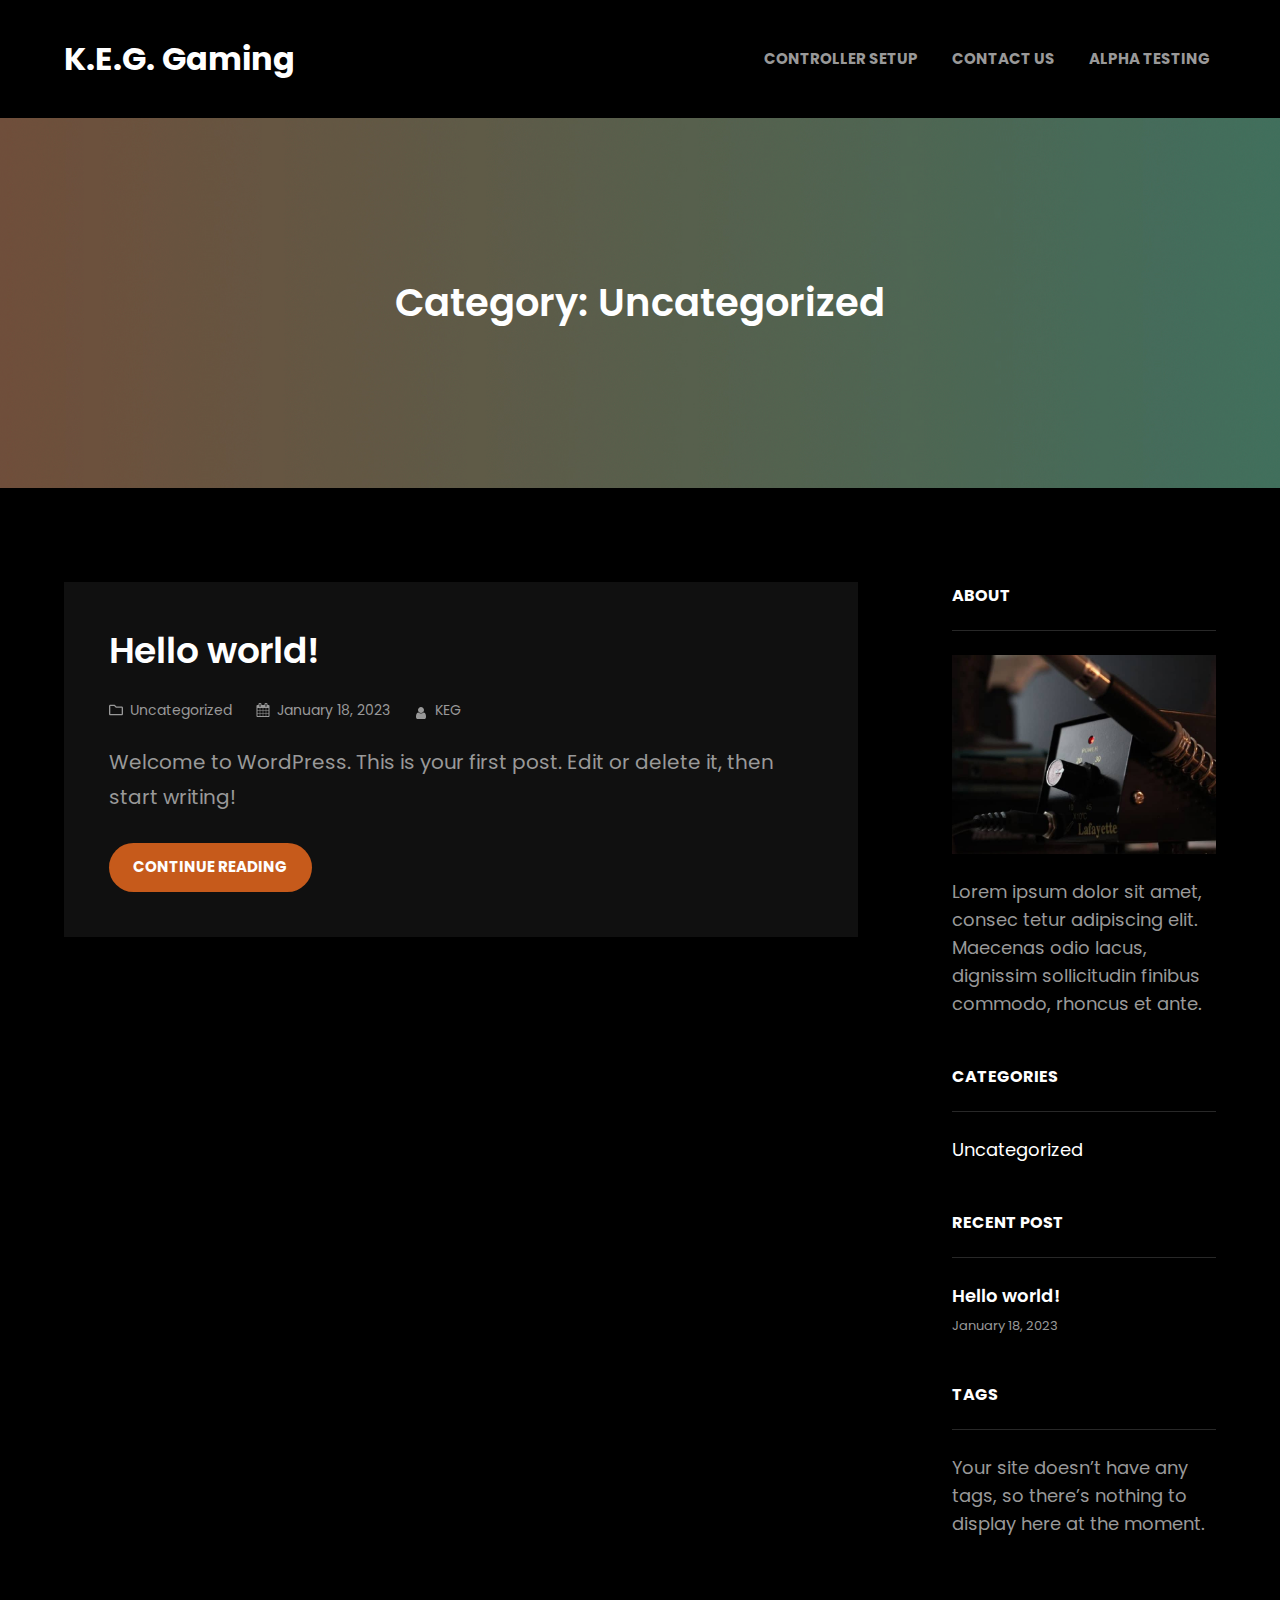
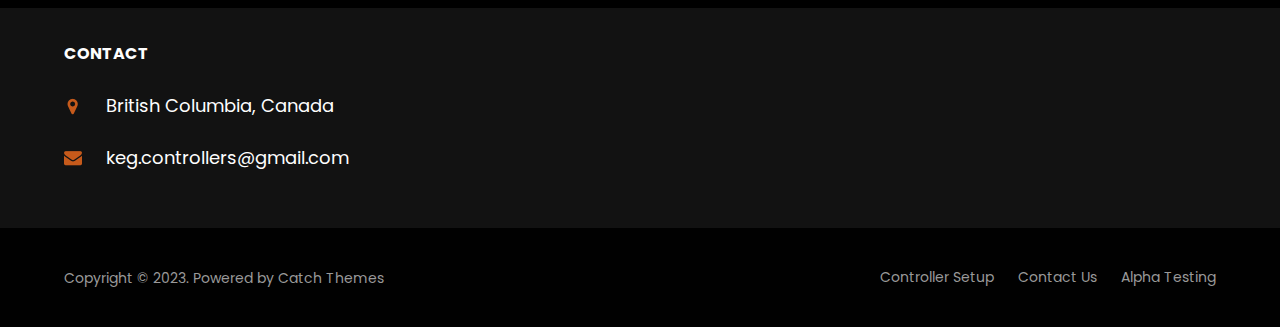
<file: category/uncategorized/index.html>
<!DOCTYPE html>
<html lang="en-US">
<head>
	<meta charset="UTF-8">
	<meta name="viewport" content="width=device-width, initial-scale=1">
<meta name="robots" content="max-image-preview:large">
<title>Uncategorized &#8211; K.E.G. Gaming</title>
<link rel="alternate" type="application/rss+xml" title="K.E.G. Gaming &raquo; Feed" href="https://keg-gaming.github.io/feed/">
<link rel="alternate" type="application/rss+xml" title="K.E.G. Gaming &raquo; Comments Feed" href="https://keg-gaming.github.io/comments/feed/">
<link rel="alternate" type="application/rss+xml" title="K.E.G. Gaming &raquo; Uncategorized Category Feed" href="https://keg-gaming.github.io/category/uncategorized/feed/">
<script>
window._wpemojiSettings = {"baseUrl":"https://s.w.org/images/core/emoji/14.0.0/72x72/","ext":".png","svgUrl":"https://s.w.org/images/core/emoji/14.0.0/svg/","svgExt":".svg","source":{"concatemoji":"http://keg-controllers.local/wp-includes/js/wp-emoji-release.min.js?ver=6.1.1"}};
/*! This file is auto-generated */
!function(e,a,t){var n,r,o,i=a.createElement("canvas"),p=i.getContext&&i.getContext("2d");function s(e,t){var a=String.fromCharCode,e=(p.clearRect(0,0,i.width,i.height),p.fillText(a.apply(this,e),0,0),i.toDataURL());return p.clearRect(0,0,i.width,i.height),p.fillText(a.apply(this,t),0,0),e===i.toDataURL()}function c(e){var t=a.createElement("script");t.src=e,t.defer=t.type="text/javascript",a.getElementsByTagName("head")[0].appendChild(t)}for(o=Array("flag","emoji"),t.supports={everything:!0,everythingExceptFlag:!0},r=0;r<o.length;r++)t.supports[o[r]]=function(e){if(p&&p.fillText)switch(p.textBaseline="top",p.font="600 32px Arial",e){case"flag":return s([127987,65039,8205,9895,65039],[127987,65039,8203,9895,65039])?!1:!s([55356,56826,55356,56819],[55356,56826,8203,55356,56819])&&!s([55356,57332,56128,56423,56128,56418,56128,56421,56128,56430,56128,56423,56128,56447],[55356,57332,8203,56128,56423,8203,56128,56418,8203,56128,56421,8203,56128,56430,8203,56128,56423,8203,56128,56447]);case"emoji":return!s([129777,127995,8205,129778,127999],[129777,127995,8203,129778,127999])}return!1}(o[r]),t.supports.everything=t.supports.everything&&t.supports[o[r]],"flag"!==o[r]&&(t.supports.everythingExceptFlag=t.supports.everythingExceptFlag&&t.supports[o[r]]);t.supports.everythingExceptFlag=t.supports.everythingExceptFlag&&!t.supports.flag,t.DOMReady=!1,t.readyCallback=function(){t.DOMReady=!0},t.supports.everything||(n=function(){t.readyCallback()},a.addEventListener?(a.addEventListener("DOMContentLoaded",n,!1),e.addEventListener("load",n,!1)):(e.attachEvent("onload",n),a.attachEvent("onreadystatechange",function(){"complete"===a.readyState&&t.readyCallback()})),(e=t.source||{}).concatemoji?c(e.concatemoji):e.wpemoji&&e.twemoji&&(c(e.twemoji),c(e.wpemoji)))}(window,document,window._wpemojiSettings);
</script>
<style>img.wp-smiley,
img.emoji {
	display: inline !important;
	border: none !important;
	box-shadow: none !important;
	height: 1em !important;
	width: 1em !important;
	margin: 0 0.07em !important;
	vertical-align: -0.1em !important;
	background: none !important;
	padding: 0 !important;
}</style>
	<style id="wp-block-site-logo-inline-css">.wp-block-site-logo{box-sizing:border-box;line-height:0}.wp-block-site-logo a{display:inline-block}.wp-block-site-logo.is-default-size img{width:120px;height:auto}.wp-block-site-logo img{height:auto;max-width:100%}.wp-block-site-logo a,.wp-block-site-logo img{border-radius:inherit}.wp-block-site-logo.aligncenter{margin-left:auto;margin-right:auto;text-align:center}.wp-block-site-logo.is-style-rounded{border-radius:9999px}</style>
<style id="wp-block-site-title-inline-css">.wp-block-site-title{font-size: var(--wp--preset--font-size--large);font-weight: var(--wp--custom--typography--font-weight--bold);line-height: 1.31;text-transform: capitalize;}</style>
<style id="wp-block-site-tagline-inline-css">.wp-block-site-tagline{color: var(--wp--preset--color--foreground);font-size: var(--wp--preset--font-size--tiny);line-height: var(--wp--custom--typography--line-height--extra-small);}</style>
<style id="wp-block-group-inline-css">.wp-block-group{box-sizing:border-box}
:where(.wp-block-group.has-background){padding:1.25em 2.375em}</style>
<style id="wp-block-navigation-link-inline-css">.wp-block-navigation .wp-block-navigation-item__label{word-break:normal;overflow-wrap:break-word}.wp-block-navigation .wp-block-navigation-item__description{display:none}</style>
<link rel="stylesheet" id="wp-block-navigation-css" href="https://keg-gaming.github.io/wp-includes/blocks/navigation/style.min.css?ver=6.1.1" media="all">
<style id="wp-block-navigation-inline-css">.wp-block-navigation{color: var(--wp--preset--color--body-text);font-size: var(--wp--preset--font-size--small);font-weight: var(--wp--custom--typography--font-weight--bold);line-height: 1.87;text-transform: uppercase;}
.wp-block-navigation a:where(:not(.wp-element-button)){color: inherit;}</style>
<style id="wp-block-template-part-inline-css">.wp-block-template-part.has-background{padding:1.25em 2.375em;margin-top:0;margin-bottom:0}</style>
<style id="wp-block-query-title-inline-css">.wp-block-query-title{box-sizing:border-box}
.wp-block-query-title{font-size: var(--wp--custom--typography--font-size--heading-one);font-weight: var(--wp--custom--typography--font-weight--semi-bold);line-height: var(--wp--custom--typography--line-height--heading-three);margin-bottom: var(--wp--custom--spacing--wp-comment-horizontal);}</style>
<link rel="stylesheet" id="wp-block-cover-css" href="https://keg-gaming.github.io/wp-includes/blocks/cover/style.min.css?ver=6.1.1" media="all">
<style id="wp-block-post-featured-image-inline-css">.wp-block-post-featured-image{margin-left:0;margin-right:0}.wp-block-post-featured-image a{display:block}.wp-block-post-featured-image img{max-width:100%;width:100%;height:auto;vertical-align:bottom;box-sizing:border-box}.wp-block-post-featured-image.alignfull img,.wp-block-post-featured-image.alignwide img{width:100%}.wp-block-post-featured-image .wp-block-post-featured-image__overlay.has-background-dim{position:absolute;inset:0;background-color:#000}.wp-block-post-featured-image{position:relative}.wp-block-post-featured-image .wp-block-post-featured-image__overlay.has-background-gradient{background-color:transparent}.wp-block-post-featured-image .wp-block-post-featured-image__overlay.has-background-dim-0{opacity:0}.wp-block-post-featured-image .wp-block-post-featured-image__overlay.has-background-dim-10{opacity:.1}.wp-block-post-featured-image .wp-block-post-featured-image__overlay.has-background-dim-20{opacity:.2}.wp-block-post-featured-image .wp-block-post-featured-image__overlay.has-background-dim-30{opacity:.3}.wp-block-post-featured-image .wp-block-post-featured-image__overlay.has-background-dim-40{opacity:.4}.wp-block-post-featured-image .wp-block-post-featured-image__overlay.has-background-dim-50{opacity:.5}.wp-block-post-featured-image .wp-block-post-featured-image__overlay.has-background-dim-60{opacity:.6}.wp-block-post-featured-image .wp-block-post-featured-image__overlay.has-background-dim-70{opacity:.7}.wp-block-post-featured-image .wp-block-post-featured-image__overlay.has-background-dim-80{opacity:.8}.wp-block-post-featured-image .wp-block-post-featured-image__overlay.has-background-dim-90{opacity:.9}.wp-block-post-featured-image .wp-block-post-featured-image__overlay.has-background-dim-100{opacity:1}</style>
<style id="wp-block-post-title-inline-css">.wp-block-post-title{word-break:break-word;box-sizing:border-box}.wp-block-post-title a{display:inline-block}
.wp-block-post-title{font-size: var(--wp--custom--typography--font-size--post-title);font-weight: var(--wp--custom--typography--font-weight--semi-bold);line-height: var(--wp--custom--typography--line-height--post-title);}</style>
<style id="wp-block-post-terms-inline-css">.wp-block-post-terms__separator{white-space:pre-wrap}
.wp-block-post-terms{font-size: var(--wp--preset--font-size--extra-small);font-weight: var(--wp--custom--typography--font-weight--normal);line-height: var(--wp--custom--typography--line-height--normal);}</style>
<style id="wp-block-post-date-inline-css">.wp-block-post-date{box-sizing:border-box}
.wp-block-post-date{color: var(--wp--preset--color--body-text);font-size: var(--wp--preset--font-size--extra-small);font-weight: var(--wp--custom--typography--font-weight--normal);line-height: var(--wp--custom--typography--line-height--normal);}</style>
<style id="wp-block-post-author-inline-css">.wp-block-post-author{display:flex;flex-wrap:wrap}.wp-block-post-author__byline{width:100%;margin-top:0;margin-bottom:0;font-size:.5em}.wp-block-post-author__avatar{margin-right:1em}.wp-block-post-author__bio{margin-bottom:.7em;font-size:.7em}.wp-block-post-author__content{flex-grow:1;flex-basis:0}.wp-block-post-author__name{margin:0}
.wp-block-post-author{font-size: var(--wp--preset--font-size--extra-small);font-weight: var(--wp--custom--typography--font-weight--normal);line-height: var(--wp--custom--typography--line-height--normal);}</style>
<style id="wp-block-paragraph-inline-css">.is-small-text{font-size:.875em}.is-regular-text{font-size:1em}.is-large-text{font-size:2.25em}.is-larger-text{font-size:3em}.has-drop-cap:not(:focus):first-letter{float:left;font-size:8.4em;line-height:.68;font-weight:100;margin:.05em .1em 0 0;text-transform:uppercase;font-style:normal}p.has-drop-cap.has-background{overflow:hidden}p.has-background{padding:1.25em 2.375em}:where(p.has-text-color:not(.has-link-color)) a{color:inherit}</style>
<style id="wp-block-post-excerpt-inline-css">.wp-block-post-excerpt__more-link{display:inline-block}</style>
<style id="wp-block-post-template-inline-css">.wp-block-post-template{margin-top:0;margin-bottom:0;max-width:100%;list-style:none;padding:0}.wp-block-post-template.wp-block-post-template{background:none}.wp-block-post-template.is-flex-container{flex-direction:row;display:flex;flex-wrap:wrap;gap:1.25em}.wp-block-post-template.is-flex-container li{margin:0;width:100%}@media (min-width:600px){.wp-block-post-template.is-flex-container.is-flex-container.columns-2>li{width:calc(50% - .625em)}.wp-block-post-template.is-flex-container.is-flex-container.columns-3>li{width:calc(33.33333% - .83333em)}.wp-block-post-template.is-flex-container.is-flex-container.columns-4>li{width:calc(25% - .9375em)}.wp-block-post-template.is-flex-container.is-flex-container.columns-5>li{width:calc(20% - 1em)}.wp-block-post-template.is-flex-container.is-flex-container.columns-6>li{width:calc(16.66667% - 1.04167em)}}</style>
<style id="wp-block-query-pagination-inline-css">.wp-block-query-pagination>.wp-block-query-pagination-next,.wp-block-query-pagination>.wp-block-query-pagination-numbers,.wp-block-query-pagination>.wp-block-query-pagination-previous{margin-right:.5em;margin-bottom:.5em}.wp-block-query-pagination>.wp-block-query-pagination-next:last-child,.wp-block-query-pagination>.wp-block-query-pagination-numbers:last-child,.wp-block-query-pagination>.wp-block-query-pagination-previous:last-child{margin-right:0}.wp-block-query-pagination.is-content-justification-space-between>.wp-block-query-pagination-next:last-child{margin-inline-start:auto}.wp-block-query-pagination.is-content-justification-space-between>.wp-block-query-pagination-previous:first-child{margin-inline-end:auto}.wp-block-query-pagination .wp-block-query-pagination-previous-arrow{margin-right:1ch;display:inline-block}.wp-block-query-pagination .wp-block-query-pagination-previous-arrow:not(.is-arrow-chevron){transform:scaleX(1)}.wp-block-query-pagination .wp-block-query-pagination-next-arrow{margin-left:1ch;display:inline-block}.wp-block-query-pagination .wp-block-query-pagination-next-arrow:not(.is-arrow-chevron){transform:scaleX(1)}.wp-block-query-pagination.aligncenter{justify-content:center}</style>
<style id="wp-block-heading-inline-css">h1.has-background,h2.has-background,h3.has-background,h4.has-background,h5.has-background,h6.has-background{padding:1.25em 2.375em}
h1,h2,h3,h4,h5,h6{color: var(--wp--preset--color--foreground);font-family: var(--wp--preset--font-family--poppins);font-weight: var(--wp--custom--typography--font-weight--bold);margin-top: 5px;margin-bottom: 5px;}</style>
<style id="wp-block-image-inline-css">.wp-block-image img{height:auto;max-width:100%;vertical-align:bottom}.wp-block-image.has-custom-border img,.wp-block-image img{box-sizing:border-box}.wp-block-image.aligncenter{text-align:center}.wp-block-image.alignfull img,.wp-block-image.alignwide img{height:auto;width:100%}.wp-block-image.aligncenter,.wp-block-image .aligncenter,.wp-block-image.alignleft,.wp-block-image .alignleft,.wp-block-image.alignright,.wp-block-image .alignright{display:table}.wp-block-image.aligncenter>figcaption,.wp-block-image .aligncenter>figcaption,.wp-block-image.alignleft>figcaption,.wp-block-image .alignleft>figcaption,.wp-block-image.alignright>figcaption,.wp-block-image .alignright>figcaption{display:table-caption;caption-side:bottom}.wp-block-image .alignleft{float:left;margin:.5em 1em .5em 0}.wp-block-image .alignright{float:right;margin:.5em 0 .5em 1em}.wp-block-image .aligncenter{margin-left:auto;margin-right:auto}.wp-block-image figcaption{margin-top:.5em;margin-bottom:1em}.wp-block-image.is-style-circle-mask img,.wp-block-image.is-style-rounded img,.wp-block-image .is-style-rounded img{border-radius:9999px}@supports ((-webkit-mask-image:none) or (mask-image:none)) or (-webkit-mask-image:none){.wp-block-image.is-style-circle-mask img{-webkit-mask-image:url('data:image/svg+xml;utf8,<svg viewBox="0 0 100 100" xmlns="http://www.w3.org/2000/svg"><circle cx="50" cy="50" r="50"/></svg>');mask-image:url('data:image/svg+xml;utf8,<svg viewBox="0 0 100 100" xmlns="http://www.w3.org/2000/svg"><circle cx="50" cy="50" r="50"/></svg>');mask-mode:alpha;-webkit-mask-repeat:no-repeat;mask-repeat:no-repeat;-webkit-mask-size:contain;mask-size:contain;-webkit-mask-position:center;mask-position:center;border-radius:0}}.wp-block-image :where(.has-border-color){border-style:solid}.wp-block-image :where([style*=border-top-color]){border-top-style:solid}.wp-block-image :where([style*=border-right-color]){border-right-style:solid}.wp-block-image :where([style*=border-bottom-color]){border-bottom-style:solid}.wp-block-image :where([style*=border-left-color]){border-left-style:solid}.wp-block-image :where([style*=border-width]){border-style:solid}.wp-block-image :where([style*=border-top-width]){border-top-style:solid}.wp-block-image :where([style*=border-right-width]){border-right-style:solid}.wp-block-image :where([style*=border-bottom-width]){border-bottom-style:solid}.wp-block-image :where([style*=border-left-width]){border-left-style:solid}.wp-block-image figure{margin:0}
.wp-block-image figcaption{color:#555;font-size:13px;text-align:center}.is-dark-theme .wp-block-image figcaption{color:hsla(0,0%,100%,.65)}.wp-block-image{margin:0 0 1em}</style>
<style id="wp-block-categories-inline-css">.wp-block-categories{box-sizing:border-box}.wp-block-categories.alignleft{margin-right:2em}.wp-block-categories.alignright{margin-left:2em}</style>
<style id="wp-block-latest-posts-inline-css">.wp-block-latest-posts.alignleft{margin-right:2em}.wp-block-latest-posts.alignright{margin-left:2em}.wp-block-latest-posts.wp-block-latest-posts__list{list-style:none;padding-left:0}.wp-block-latest-posts.wp-block-latest-posts__list li{clear:both}.wp-block-latest-posts.is-grid{display:flex;flex-wrap:wrap;padding:0}.wp-block-latest-posts.is-grid li{margin:0 1.25em 1.25em 0;width:100%}@media (min-width:600px){.wp-block-latest-posts.columns-2 li{width:calc(50% - .625em)}.wp-block-latest-posts.columns-2 li:nth-child(2n){margin-right:0}.wp-block-latest-posts.columns-3 li{width:calc(33.33333% - .83333em)}.wp-block-latest-posts.columns-3 li:nth-child(3n){margin-right:0}.wp-block-latest-posts.columns-4 li{width:calc(25% - .9375em)}.wp-block-latest-posts.columns-4 li:nth-child(4n){margin-right:0}.wp-block-latest-posts.columns-5 li{width:calc(20% - 1em)}.wp-block-latest-posts.columns-5 li:nth-child(5n){margin-right:0}.wp-block-latest-posts.columns-6 li{width:calc(16.66667% - 1.04167em)}.wp-block-latest-posts.columns-6 li:nth-child(6n){margin-right:0}}.wp-block-latest-posts__post-author,.wp-block-latest-posts__post-date{display:block;font-size:.8125em}.wp-block-latest-posts__post-excerpt{margin-top:.5em;margin-bottom:1em}.wp-block-latest-posts__featured-image a{display:inline-block}.wp-block-latest-posts__featured-image img{height:auto;width:auto;max-width:100%}.wp-block-latest-posts__featured-image.alignleft{margin-right:1em;float:left}.wp-block-latest-posts__featured-image.alignright{margin-left:1em;float:right}.wp-block-latest-posts__featured-image.aligncenter{margin-bottom:1em;text-align:center}</style>
<style id="wp-block-tag-cloud-inline-css">.wp-block-tag-cloud.aligncenter{text-align:center;justify-content:center}.wp-block-tag-cloud.alignfull{padding-left:1em;padding-right:1em}.wp-block-tag-cloud a{display:inline-block;margin-right:5px}.wp-block-tag-cloud span{display:inline-block;margin-left:5px;text-decoration:none}.wp-block-tag-cloud.is-style-outline{display:flex;flex-wrap:wrap;gap:1ch}.wp-block-tag-cloud.is-style-outline a{border:1px solid;font-size:unset!important;margin-right:0;padding:1ch 2ch;text-decoration:none!important}</style>
<style id="wp-block-columns-inline-css">.wp-block-columns{display:flex;margin-bottom:1.75em;box-sizing:border-box;flex-wrap:wrap!important;align-items:normal!important}@media (min-width:782px){.wp-block-columns{flex-wrap:nowrap!important}}.wp-block-columns.are-vertically-aligned-top{align-items:flex-start}.wp-block-columns.are-vertically-aligned-center{align-items:center}.wp-block-columns.are-vertically-aligned-bottom{align-items:flex-end}@media (max-width:781px){.wp-block-columns:not(.is-not-stacked-on-mobile)>.wp-block-column{flex-basis:100%!important}}@media (min-width:782px){.wp-block-columns:not(.is-not-stacked-on-mobile)>.wp-block-column{flex-basis:0;flex-grow:1}.wp-block-columns:not(.is-not-stacked-on-mobile)>.wp-block-column[style*=flex-basis]{flex-grow:0}}.wp-block-columns.is-not-stacked-on-mobile{flex-wrap:nowrap!important}.wp-block-columns.is-not-stacked-on-mobile>.wp-block-column{flex-basis:0;flex-grow:1}.wp-block-columns.is-not-stacked-on-mobile>.wp-block-column[style*=flex-basis]{flex-grow:0}:where(.wp-block-columns.has-background){padding:1.25em 2.375em}.wp-block-column{flex-grow:1;min-width:0;word-break:break-word;overflow-wrap:break-word}.wp-block-column.is-vertically-aligned-top{align-self:flex-start}.wp-block-column.is-vertically-aligned-center{align-self:center}.wp-block-column.is-vertically-aligned-bottom{align-self:flex-end}.wp-block-column.is-vertically-aligned-bottom,.wp-block-column.is-vertically-aligned-center,.wp-block-column.is-vertically-aligned-top{width:100%}</style>
<style id="wp-block-library-inline-css">:root{--wp-admin-theme-color:#007cba;--wp-admin-theme-color--rgb:0,124,186;--wp-admin-theme-color-darker-10:#006ba1;--wp-admin-theme-color-darker-10--rgb:0,107,161;--wp-admin-theme-color-darker-20:#005a87;--wp-admin-theme-color-darker-20--rgb:0,90,135;--wp-admin-border-width-focus:2px}@media (-webkit-min-device-pixel-ratio:2),(min-resolution:192dpi){:root{--wp-admin-border-width-focus:1.5px}}.wp-element-button{cursor:pointer}:root{--wp--preset--font-size--normal:16px;--wp--preset--font-size--huge:42px}:root .has-very-light-gray-background-color{background-color:#eee}:root .has-very-dark-gray-background-color{background-color:#313131}:root .has-very-light-gray-color{color:#eee}:root .has-very-dark-gray-color{color:#313131}:root .has-vivid-green-cyan-to-vivid-cyan-blue-gradient-background{background:linear-gradient(135deg,#00d084,#0693e3)}:root .has-purple-crush-gradient-background{background:linear-gradient(135deg,#34e2e4,#4721fb 50%,#ab1dfe)}:root .has-hazy-dawn-gradient-background{background:linear-gradient(135deg,#faaca8,#dad0ec)}:root .has-subdued-olive-gradient-background{background:linear-gradient(135deg,#fafae1,#67a671)}:root .has-atomic-cream-gradient-background{background:linear-gradient(135deg,#fdd79a,#004a59)}:root .has-nightshade-gradient-background{background:linear-gradient(135deg,#330968,#31cdcf)}:root .has-midnight-gradient-background{background:linear-gradient(135deg,#020381,#2874fc)}.has-regular-font-size{font-size:1em}.has-larger-font-size{font-size:2.625em}.has-normal-font-size{font-size:var(--wp--preset--font-size--normal)}.has-huge-font-size{font-size:var(--wp--preset--font-size--huge)}.has-text-align-center{text-align:center}.has-text-align-left{text-align:left}.has-text-align-right{text-align:right}#end-resizable-editor-section{display:none}.aligncenter{clear:both}.items-justified-left{justify-content:flex-start}.items-justified-center{justify-content:center}.items-justified-right{justify-content:flex-end}.items-justified-space-between{justify-content:space-between}.screen-reader-text{border:0;clip:rect(1px,1px,1px,1px);clip-path:inset(50%);height:1px;margin:-1px;overflow:hidden;padding:0;position:absolute;width:1px;word-wrap:normal!important}.screen-reader-text:focus{background-color:#ddd;clip:auto!important;clip-path:none;color:#444;display:block;font-size:1em;height:auto;left:5px;line-height:normal;padding:15px 23px 14px;text-decoration:none;top:5px;width:auto;z-index:100000}html :where(.has-border-color){border-style:solid}html :where([style*=border-top-color]){border-top-style:solid}html :where([style*=border-right-color]){border-right-style:solid}html :where([style*=border-bottom-color]){border-bottom-style:solid}html :where([style*=border-left-color]){border-left-style:solid}html :where([style*=border-width]){border-style:solid}html :where([style*=border-top-width]){border-top-style:solid}html :where([style*=border-right-width]){border-right-style:solid}html :where([style*=border-bottom-width]){border-bottom-style:solid}html :where([style*=border-left-width]){border-left-style:solid}html :where(img[class*=wp-image-]){height:auto;max-width:100%}figure{margin:0 0 1em}</style>
<style id="global-styles-inline-css">body{--wp--preset--color--black: #000000;--wp--preset--color--cyan-bluish-gray: #abb8c3;--wp--preset--color--white: #ffffff;--wp--preset--color--pale-pink: #f78da7;--wp--preset--color--vivid-red: #cf2e2e;--wp--preset--color--luminous-vivid-orange: #ff6900;--wp--preset--color--luminous-vivid-amber: #fcb900;--wp--preset--color--light-green-cyan: #7bdcb5;--wp--preset--color--vivid-green-cyan: #00d084;--wp--preset--color--pale-cyan-blue: #8ed1fc;--wp--preset--color--vivid-cyan-blue: #0693e3;--wp--preset--color--vivid-purple: #9b51e0;--wp--preset--color--background: #000000;--wp--preset--color--foreground: #ffffff;--wp--preset--color--primary: #101010;--wp--preset--color--secondary: #2e2e2e;--wp--preset--color--tertiary: #121212;--wp--preset--color--text-link: #c65a1b;--wp--preset--color--body-text: #999999;--wp--preset--color--border-color: #282828;--wp--preset--color--rose: #ff27a9;--wp--preset--color--bean-red: #ff575d;--wp--preset--color--ironside-grey: #666666;--wp--preset--color--white-smoke: #f6f6f6;--wp--preset--color--dune: #333333;--wp--preset--color--color-light: #fefefe;--wp--preset--color--color-dark: #010101;--wp--preset--color--woodsmoke: #0e0c0c;--wp--preset--color--deep-orange: #ea6733;--wp--preset--color--eucalyptus: #3fe0b3;--wp--preset--gradient--vivid-cyan-blue-to-vivid-purple: linear-gradient(135deg,rgba(6,147,227,1) 0%,rgb(155,81,224) 100%);--wp--preset--gradient--light-green-cyan-to-vivid-green-cyan: linear-gradient(135deg,rgb(122,220,180) 0%,rgb(0,208,130) 100%);--wp--preset--gradient--luminous-vivid-amber-to-luminous-vivid-orange: linear-gradient(135deg,rgba(252,185,0,1) 0%,rgba(255,105,0,1) 100%);--wp--preset--gradient--luminous-vivid-orange-to-vivid-red: linear-gradient(135deg,rgba(255,105,0,1) 0%,rgb(207,46,46) 100%);--wp--preset--gradient--very-light-gray-to-cyan-bluish-gray: linear-gradient(135deg,rgb(238,238,238) 0%,rgb(169,184,195) 100%);--wp--preset--gradient--cool-to-warm-spectrum: linear-gradient(135deg,rgb(74,234,220) 0%,rgb(151,120,209) 20%,rgb(207,42,186) 40%,rgb(238,44,130) 60%,rgb(251,105,98) 80%,rgb(254,248,76) 100%);--wp--preset--gradient--blush-light-purple: linear-gradient(135deg,rgb(255,206,236) 0%,rgb(152,150,240) 100%);--wp--preset--gradient--blush-bordeaux: linear-gradient(135deg,rgb(254,205,165) 0%,rgb(254,45,45) 50%,rgb(107,0,62) 100%);--wp--preset--gradient--luminous-dusk: linear-gradient(135deg,rgb(255,203,112) 0%,rgb(199,81,192) 50%,rgb(65,88,208) 100%);--wp--preset--gradient--pale-ocean: linear-gradient(135deg,rgb(255,245,203) 0%,rgb(182,227,212) 50%,rgb(51,167,181) 100%);--wp--preset--gradient--electric-grass: linear-gradient(135deg,rgb(202,248,128) 0%,rgb(113,206,126) 100%);--wp--preset--gradient--midnight: linear-gradient(135deg,rgb(2,3,129) 0%,rgb(40,116,252) 100%);--wp--preset--gradient--vertical-secondary-to-tertiary: linear-gradient(to bottom,var(--wp--preset--color--secondary) 0%,var(--wp--preset--color--tertiary) 100%);--wp--preset--gradient--vertical-secondary-to-background: linear-gradient(to bottom,var(--wp--preset--color--secondary) 0%,var(--wp--preset--color--background) 100%);--wp--preset--gradient--vertical-tertiary-to-background: linear-gradient(to bottom,var(--wp--preset--color--tertiary) 0%,var(--wp--preset--color--background) 100%);--wp--preset--gradient--diagonal-primary-to-foreground: linear-gradient(to bottom right,var(--wp--preset--color--primary) 0%,var(--wp--preset--color--foreground) 100%);--wp--preset--gradient--diagonal-secondary-to-background: linear-gradient(to bottom right,var(--wp--preset--color--secondary) 50%,var(--wp--preset--color--background) 50%);--wp--preset--gradient--diagonal-background-to-secondary: linear-gradient(to bottom right,var(--wp--preset--color--background) 50%,var(--wp--preset--color--secondary) 50%);--wp--preset--gradient--diagonal-tertiary-to-background: linear-gradient(to bottom right,var(--wp--preset--color--tertiary) 50%,var(--wp--preset--color--background) 50%);--wp--preset--gradient--diagonal-background-to-tertiary: linear-gradient(to bottom right,var(--wp--preset--color--background) 50%,var(--wp--preset--color--tertiary) 50%);--wp--preset--gradient--horizontal-rose-to-bean-red: linear-gradient(to right,var(--wp--preset--color--rose) 0%,var(--wp--preset--color--bean-red) 100%);--wp--preset--gradient--horizontal-bean-red-to-rose: linear-gradient(to right,var(--wp--preset--color--bean-red) 0%,var(--wp--preset--color--rose) 100%);--wp--preset--gradient--horizontal-color-gradient-first-to-gradient-second: linear-gradient(to right,var(--wp--preset--color--background) 0%,var(--wp--preset--color--background) 100%);--wp--preset--gradient--horizontal-deep-orange-to-eucalyptus: linear-gradient(to right,var(--wp--preset--color--deep-orange) 0%,var(--wp--preset--color--eucalyptus) 99%);--wp--preset--duotone--dark-grayscale: url('#wp-duotone-dark-grayscale');--wp--preset--duotone--grayscale: url('#wp-duotone-grayscale');--wp--preset--duotone--purple-yellow: url('#wp-duotone-purple-yellow');--wp--preset--duotone--blue-red: url('#wp-duotone-blue-red');--wp--preset--duotone--midnight: url('#wp-duotone-midnight');--wp--preset--duotone--magenta-yellow: url('#wp-duotone-magenta-yellow');--wp--preset--duotone--purple-green: url('#wp-duotone-purple-green');--wp--preset--duotone--blue-orange: url('#wp-duotone-blue-orange');--wp--preset--duotone--foreground-and-background: url('#wp-duotone-foreground-and-background');--wp--preset--duotone--foreground-and-secondary: url('#wp-duotone-foreground-and-secondary');--wp--preset--duotone--foreground-and-tertiary: url('#wp-duotone-foreground-and-tertiary');--wp--preset--duotone--link-and-background: url('#wp-duotone-link-and-background');--wp--preset--duotone--link-and-secondary: url('#wp-duotone-link-and-secondary');--wp--preset--duotone--link-and-tertiary: url('#wp-duotone-link-and-tertiary');--wp--preset--font-size--small: 15px;--wp--preset--font-size--medium: 16px;--wp--preset--font-size--large: clamp(24px,4.2vw,32px);--wp--preset--font-size--x-large: 42px;--wp--preset--font-size--tiny: 13px;--wp--preset--font-size--extra-small: 14px;--wp--preset--font-size--upper-heading: 18px;--wp--preset--font-size--normal: clamp(18px,1.6vw,20px);--wp--preset--font-size--content-heading: clamp(22px,4.2vw,24px);--wp--preset--font-size--extra-large: clamp(32px,6vw,36px);--wp--preset--font-size--huge: clamp(36px,5.2vw,80px);--wp--preset--font-family--open-sans: "Open Sans", serif;--wp--preset--font-family--poppins: "Poppins", serif;--wp--preset--spacing--20: 0.44rem;--wp--preset--spacing--30: 0.67rem;--wp--preset--spacing--40: 1rem;--wp--preset--spacing--50: 1.5rem;--wp--preset--spacing--60: 2.25rem;--wp--preset--spacing--70: 3.38rem;--wp--preset--spacing--80: 5.06rem;--wp--custom--spacing--extra-small: clamp(28px, 3.5vw, 35px);--wp--custom--spacing--wp-post: clamp(30px, 3.5vw, 56px);--wp--custom--spacing--wp-comment-horizontal: clamp(30px, 3.7vw, 70px);--wp--custom--spacing--wp-comment-vertical: clamp(30px, 3.5vw, 49px);--wp--custom--spacing--wp-block-sidebar: clamp(0px,5vw,96px);--wp--custom--spacing--wp-block-sidebar-widget: clamp(30px, 3.5vw, 63px);--wp--custom--spacing--wp-block-page-numbers: clamp(49px, 3.3vw, 63px);--wp--custom--spacing--wp-footer-vertical: clamp(5px, 2.5vw, 45px);--wp--custom--spacing--normal: clamp(30px, 3.5vw, 40px);--wp--custom--spacing--small: max(1.75rem, 5vw);--wp--custom--spacing--medium: clamp(2rem, 8vw, calc(4 * var(--wp--style--block-gap)));--wp--custom--spacing--large: clamp(3.5rem, 10vw, 5.0625rem);--wp--custom--spacing--outer: var(--wp--custom--spacing--small, 1.25rem);--wp--custom--spacing--section-block-top: clamp(42px, 5.5vw, 105px);--wp--custom--spacing--section-block-bottom: clamp(12px, 5.5vw, 70px);--wp--custom--spacing--section-pricing-content: clamp(21px, 5.5vw, 42px);--wp--custom--spacing--main-block-gap: clamp(18px, 5.5vw, 81px);--wp--custom--spacing--testimonial-inner-gap: clamp(35px, 3.5vw, 42px);--wp--custom--spacing--group-heading-bottom-gap: clamp(35px, 3.5vw, 42px);--wp--custom--typography--font-size--heading-one: clamp(36px,3vw,56px);--wp--custom--typography--font-size--heading-two: clamp(32px,2.6vw,49px);--wp--custom--typography--font-size--heading-three: clamp(28px,1.9vw,36px);--wp--custom--typography--font-size--heading-four: clamp(24px,1.5vw,28px);--wp--custom--typography--font-size--heading-five: clamp(22px,1.3vw,24px);--wp--custom--typography--font-size--heading-six: 18px;--wp--custom--typography--font-size--post-title: clamp(32px,6vw,36px);--wp--custom--typography--line-height--heading-one: 1.38;--wp--custom--typography--line-height--heading-two: 1.43;--wp--custom--typography--line-height--heading-three: 1.36;--wp--custom--typography--line-height--heading-four: 1.5;--wp--custom--typography--line-height--heading-five: 1.458333333333333;--wp--custom--typography--line-height--heading-six: 1.56;--wp--custom--typography--line-height--paragraph: 1.75;--wp--custom--typography--line-height--post-title: 1.36;--wp--custom--typography--line-height--extra-small: 21px;--wp--custom--typography--line-height--small: 28px;--wp--custom--typography--line-height--normal: normal;--wp--custom--typography--font-weight--light: 300;--wp--custom--typography--font-weight--normal: 400;--wp--custom--typography--font-weight--medium: 500;--wp--custom--typography--font-weight--semi-bold: 600;--wp--custom--typography--font-weight--bold: 700;--wp--custom--typography--font-weight--extra-bold: 900;}body { margin: 0;--wp--style--global--content-size: 760px;--wp--style--global--wide-size: 1400px; }.wp-site-blocks > .alignleft { float: left; margin-right: 2em; }.wp-site-blocks > .alignright { float: right; margin-left: 2em; }.wp-site-blocks > .aligncenter { justify-content: center; margin-left: auto; margin-right: auto; }.wp-site-blocks > * { margin-block-start: 0; margin-block-end: 0; }.wp-site-blocks > * + * { margin-block-start: 1.5rem; }body { --wp--style--block-gap: 1.5rem; }body .is-layout-flow > *{margin-block-start: 0;margin-block-end: 0;}body .is-layout-flow > * + *{margin-block-start: 1.5rem;margin-block-end: 0;}body .is-layout-constrained > *{margin-block-start: 0;margin-block-end: 0;}body .is-layout-constrained > * + *{margin-block-start: 1.5rem;margin-block-end: 0;}body .is-layout-flex{gap: 1.5rem;}body .is-layout-flow > .alignleft{float: left;margin-inline-start: 0;margin-inline-end: 2em;}body .is-layout-flow > .alignright{float: right;margin-inline-start: 2em;margin-inline-end: 0;}body .is-layout-flow > .aligncenter{margin-left: auto !important;margin-right: auto !important;}body .is-layout-constrained > .alignleft{float: left;margin-inline-start: 0;margin-inline-end: 2em;}body .is-layout-constrained > .alignright{float: right;margin-inline-start: 2em;margin-inline-end: 0;}body .is-layout-constrained > .aligncenter{margin-left: auto !important;margin-right: auto !important;}body .is-layout-constrained > :where(:not(.alignleft):not(.alignright):not(.alignfull)){max-width: var(--wp--style--global--content-size);margin-left: auto !important;margin-right: auto !important;}body .is-layout-constrained > .alignwide{max-width: var(--wp--style--global--wide-size);}body .is-layout-flex{display: flex;}body .is-layout-flex{flex-wrap: wrap;align-items: center;}body .is-layout-flex > *{margin: 0;}body{background-color: var(--wp--preset--color--background);color: var(--wp--preset--color--body-text);font-family: var(--wp--preset--font-family--poppins);font-size: var(--wp--preset--font-size--normal);line-height: var(--wp--custom--typography--line-height--paragraph);padding-top: 0px;padding-right: 0px;padding-bottom: 0px;padding-left: 0px;}a:where(:not(.wp-element-button)){color: var(--wp--preset--color--foreground);text-decoration: underline;}h1{font-size: var(--wp--custom--typography--font-size--heading-one);line-height: var(--wp--custom--typography--line-height--heading-one);}h2{font-size: var(--wp--custom--typography--font-size--heading-two);line-height: var(--wp--custom--typography--line-height--heading-two);}h3{font-size: var(--wp--custom--typography--font-size--heading-three);line-height: var(--wp--custom--typography--line-height--heading-three);}h4{font-size: var(--wp--custom--typography--font-size--heading-four);line-height: var(--wp--custom--typography--line-height--heading-four);}h5{font-size: var(--wp--custom--typography--font-size--heading-five);line-height: var(--wp--custom--typography--line-height--heading-five);}h6{font-size: var(--wp--custom--typography--font-size--heading-six);line-height: var(--wp--custom--typography--line-height--heading-six);}.wp-element-button, .wp-block-button__link{background-color: #32373c;border-width: 0;color: #fff;font-family: inherit;font-size: inherit;line-height: inherit;padding: calc(0.667em + 2px) calc(1.333em + 2px);text-decoration: none;}.has-black-color{color: var(--wp--preset--color--black) !important;}.has-cyan-bluish-gray-color{color: var(--wp--preset--color--cyan-bluish-gray) !important;}.has-white-color{color: var(--wp--preset--color--white) !important;}.has-pale-pink-color{color: var(--wp--preset--color--pale-pink) !important;}.has-vivid-red-color{color: var(--wp--preset--color--vivid-red) !important;}.has-luminous-vivid-orange-color{color: var(--wp--preset--color--luminous-vivid-orange) !important;}.has-luminous-vivid-amber-color{color: var(--wp--preset--color--luminous-vivid-amber) !important;}.has-light-green-cyan-color{color: var(--wp--preset--color--light-green-cyan) !important;}.has-vivid-green-cyan-color{color: var(--wp--preset--color--vivid-green-cyan) !important;}.has-pale-cyan-blue-color{color: var(--wp--preset--color--pale-cyan-blue) !important;}.has-vivid-cyan-blue-color{color: var(--wp--preset--color--vivid-cyan-blue) !important;}.has-vivid-purple-color{color: var(--wp--preset--color--vivid-purple) !important;}.has-background-color{color: var(--wp--preset--color--background) !important;}.has-foreground-color{color: var(--wp--preset--color--foreground) !important;}.has-primary-color{color: var(--wp--preset--color--primary) !important;}.has-secondary-color{color: var(--wp--preset--color--secondary) !important;}.has-tertiary-color{color: var(--wp--preset--color--tertiary) !important;}.has-text-link-color{color: var(--wp--preset--color--text-link) !important;}.has-body-text-color{color: var(--wp--preset--color--body-text) !important;}.has-border-color-color{color: var(--wp--preset--color--border-color) !important;}.has-rose-color{color: var(--wp--preset--color--rose) !important;}.has-bean-red-color{color: var(--wp--preset--color--bean-red) !important;}.has-ironside-grey-color{color: var(--wp--preset--color--ironside-grey) !important;}.has-white-smoke-color{color: var(--wp--preset--color--white-smoke) !important;}.has-dune-color{color: var(--wp--preset--color--dune) !important;}.has-color-light-color{color: var(--wp--preset--color--color-light) !important;}.has-color-dark-color{color: var(--wp--preset--color--color-dark) !important;}.has-woodsmoke-color{color: var(--wp--preset--color--woodsmoke) !important;}.has-deep-orange-color{color: var(--wp--preset--color--deep-orange) !important;}.has-eucalyptus-color{color: var(--wp--preset--color--eucalyptus) !important;}.has-black-background-color{background-color: var(--wp--preset--color--black) !important;}.has-cyan-bluish-gray-background-color{background-color: var(--wp--preset--color--cyan-bluish-gray) !important;}.has-white-background-color{background-color: var(--wp--preset--color--white) !important;}.has-pale-pink-background-color{background-color: var(--wp--preset--color--pale-pink) !important;}.has-vivid-red-background-color{background-color: var(--wp--preset--color--vivid-red) !important;}.has-luminous-vivid-orange-background-color{background-color: var(--wp--preset--color--luminous-vivid-orange) !important;}.has-luminous-vivid-amber-background-color{background-color: var(--wp--preset--color--luminous-vivid-amber) !important;}.has-light-green-cyan-background-color{background-color: var(--wp--preset--color--light-green-cyan) !important;}.has-vivid-green-cyan-background-color{background-color: var(--wp--preset--color--vivid-green-cyan) !important;}.has-pale-cyan-blue-background-color{background-color: var(--wp--preset--color--pale-cyan-blue) !important;}.has-vivid-cyan-blue-background-color{background-color: var(--wp--preset--color--vivid-cyan-blue) !important;}.has-vivid-purple-background-color{background-color: var(--wp--preset--color--vivid-purple) !important;}.has-background-background-color{background-color: var(--wp--preset--color--background) !important;}.has-foreground-background-color{background-color: var(--wp--preset--color--foreground) !important;}.has-primary-background-color{background-color: var(--wp--preset--color--primary) !important;}.has-secondary-background-color{background-color: var(--wp--preset--color--secondary) !important;}.has-tertiary-background-color{background-color: var(--wp--preset--color--tertiary) !important;}.has-text-link-background-color{background-color: var(--wp--preset--color--text-link) !important;}.has-body-text-background-color{background-color: var(--wp--preset--color--body-text) !important;}.has-border-color-background-color{background-color: var(--wp--preset--color--border-color) !important;}.has-rose-background-color{background-color: var(--wp--preset--color--rose) !important;}.has-bean-red-background-color{background-color: var(--wp--preset--color--bean-red) !important;}.has-ironside-grey-background-color{background-color: var(--wp--preset--color--ironside-grey) !important;}.has-white-smoke-background-color{background-color: var(--wp--preset--color--white-smoke) !important;}.has-dune-background-color{background-color: var(--wp--preset--color--dune) !important;}.has-color-light-background-color{background-color: var(--wp--preset--color--color-light) !important;}.has-color-dark-background-color{background-color: var(--wp--preset--color--color-dark) !important;}.has-woodsmoke-background-color{background-color: var(--wp--preset--color--woodsmoke) !important;}.has-deep-orange-background-color{background-color: var(--wp--preset--color--deep-orange) !important;}.has-eucalyptus-background-color{background-color: var(--wp--preset--color--eucalyptus) !important;}.has-black-border-color{border-color: var(--wp--preset--color--black) !important;}.has-cyan-bluish-gray-border-color{border-color: var(--wp--preset--color--cyan-bluish-gray) !important;}.has-white-border-color{border-color: var(--wp--preset--color--white) !important;}.has-pale-pink-border-color{border-color: var(--wp--preset--color--pale-pink) !important;}.has-vivid-red-border-color{border-color: var(--wp--preset--color--vivid-red) !important;}.has-luminous-vivid-orange-border-color{border-color: var(--wp--preset--color--luminous-vivid-orange) !important;}.has-luminous-vivid-amber-border-color{border-color: var(--wp--preset--color--luminous-vivid-amber) !important;}.has-light-green-cyan-border-color{border-color: var(--wp--preset--color--light-green-cyan) !important;}.has-vivid-green-cyan-border-color{border-color: var(--wp--preset--color--vivid-green-cyan) !important;}.has-pale-cyan-blue-border-color{border-color: var(--wp--preset--color--pale-cyan-blue) !important;}.has-vivid-cyan-blue-border-color{border-color: var(--wp--preset--color--vivid-cyan-blue) !important;}.has-vivid-purple-border-color{border-color: var(--wp--preset--color--vivid-purple) !important;}.has-background-border-color{border-color: var(--wp--preset--color--background) !important;}.has-foreground-border-color{border-color: var(--wp--preset--color--foreground) !important;}.has-primary-border-color{border-color: var(--wp--preset--color--primary) !important;}.has-secondary-border-color{border-color: var(--wp--preset--color--secondary) !important;}.has-tertiary-border-color{border-color: var(--wp--preset--color--tertiary) !important;}.has-text-link-border-color{border-color: var(--wp--preset--color--text-link) !important;}.has-body-text-border-color{border-color: var(--wp--preset--color--body-text) !important;}.has-border-color-border-color{border-color: var(--wp--preset--color--border-color) !important;}.has-rose-border-color{border-color: var(--wp--preset--color--rose) !important;}.has-bean-red-border-color{border-color: var(--wp--preset--color--bean-red) !important;}.has-ironside-grey-border-color{border-color: var(--wp--preset--color--ironside-grey) !important;}.has-white-smoke-border-color{border-color: var(--wp--preset--color--white-smoke) !important;}.has-dune-border-color{border-color: var(--wp--preset--color--dune) !important;}.has-color-light-border-color{border-color: var(--wp--preset--color--color-light) !important;}.has-color-dark-border-color{border-color: var(--wp--preset--color--color-dark) !important;}.has-woodsmoke-border-color{border-color: var(--wp--preset--color--woodsmoke) !important;}.has-deep-orange-border-color{border-color: var(--wp--preset--color--deep-orange) !important;}.has-eucalyptus-border-color{border-color: var(--wp--preset--color--eucalyptus) !important;}.has-vivid-cyan-blue-to-vivid-purple-gradient-background{background: var(--wp--preset--gradient--vivid-cyan-blue-to-vivid-purple) !important;}.has-light-green-cyan-to-vivid-green-cyan-gradient-background{background: var(--wp--preset--gradient--light-green-cyan-to-vivid-green-cyan) !important;}.has-luminous-vivid-amber-to-luminous-vivid-orange-gradient-background{background: var(--wp--preset--gradient--luminous-vivid-amber-to-luminous-vivid-orange) !important;}.has-luminous-vivid-orange-to-vivid-red-gradient-background{background: var(--wp--preset--gradient--luminous-vivid-orange-to-vivid-red) !important;}.has-very-light-gray-to-cyan-bluish-gray-gradient-background{background: var(--wp--preset--gradient--very-light-gray-to-cyan-bluish-gray) !important;}.has-cool-to-warm-spectrum-gradient-background{background: var(--wp--preset--gradient--cool-to-warm-spectrum) !important;}.has-blush-light-purple-gradient-background{background: var(--wp--preset--gradient--blush-light-purple) !important;}.has-blush-bordeaux-gradient-background{background: var(--wp--preset--gradient--blush-bordeaux) !important;}.has-luminous-dusk-gradient-background{background: var(--wp--preset--gradient--luminous-dusk) !important;}.has-pale-ocean-gradient-background{background: var(--wp--preset--gradient--pale-ocean) !important;}.has-electric-grass-gradient-background{background: var(--wp--preset--gradient--electric-grass) !important;}.has-midnight-gradient-background{background: var(--wp--preset--gradient--midnight) !important;}.has-vertical-secondary-to-tertiary-gradient-background{background: var(--wp--preset--gradient--vertical-secondary-to-tertiary) !important;}.has-vertical-secondary-to-background-gradient-background{background: var(--wp--preset--gradient--vertical-secondary-to-background) !important;}.has-vertical-tertiary-to-background-gradient-background{background: var(--wp--preset--gradient--vertical-tertiary-to-background) !important;}.has-diagonal-primary-to-foreground-gradient-background{background: var(--wp--preset--gradient--diagonal-primary-to-foreground) !important;}.has-diagonal-secondary-to-background-gradient-background{background: var(--wp--preset--gradient--diagonal-secondary-to-background) !important;}.has-diagonal-background-to-secondary-gradient-background{background: var(--wp--preset--gradient--diagonal-background-to-secondary) !important;}.has-diagonal-tertiary-to-background-gradient-background{background: var(--wp--preset--gradient--diagonal-tertiary-to-background) !important;}.has-diagonal-background-to-tertiary-gradient-background{background: var(--wp--preset--gradient--diagonal-background-to-tertiary) !important;}.has-horizontal-rose-to-bean-red-gradient-background{background: var(--wp--preset--gradient--horizontal-rose-to-bean-red) !important;}.has-horizontal-bean-red-to-rose-gradient-background{background: var(--wp--preset--gradient--horizontal-bean-red-to-rose) !important;}.has-horizontal-color-gradient-first-to-gradient-second-gradient-background{background: var(--wp--preset--gradient--horizontal-color-gradient-first-to-gradient-second) !important;}.has-horizontal-deep-orange-to-eucalyptus-gradient-background{background: var(--wp--preset--gradient--horizontal-deep-orange-to-eucalyptus) !important;}.has-small-font-size{font-size: var(--wp--preset--font-size--small) !important;}.has-medium-font-size{font-size: var(--wp--preset--font-size--medium) !important;}.has-large-font-size{font-size: var(--wp--preset--font-size--large) !important;}.has-x-large-font-size{font-size: var(--wp--preset--font-size--x-large) !important;}.has-tiny-font-size{font-size: var(--wp--preset--font-size--tiny) !important;}.has-extra-small-font-size{font-size: var(--wp--preset--font-size--extra-small) !important;}.has-upper-heading-font-size{font-size: var(--wp--preset--font-size--upper-heading) !important;}.has-normal-font-size{font-size: var(--wp--preset--font-size--normal) !important;}.has-content-heading-font-size{font-size: var(--wp--preset--font-size--content-heading) !important;}.has-extra-large-font-size{font-size: var(--wp--preset--font-size--extra-large) !important;}.has-huge-font-size{font-size: var(--wp--preset--font-size--huge) !important;}.has-open-sans-font-family{font-family: var(--wp--preset--font-family--open-sans) !important;}.has-poppins-font-family{font-family: var(--wp--preset--font-family--poppins) !important;}</style>
<style id="core-block-supports-inline-css">.wp-block-navigation.wp-container-4,.wp-block-navigation.wp-container-40{justify-content:flex-end;}.wp-block-group.wp-container-5,.wp-block-query-pagination.wp-container-16,.wp-block-group.wp-container-41{justify-content:space-between;}.wp-block-columns.wp-container-26,.wp-block-columns.wp-container-35{flex-wrap:nowrap;}</style>
<style id="wp-webfonts-inline-css">@font-face{font-family:"Open Sans";font-style:normal;font-weight:300 400 500 600 700 800;font-display:fallback;src:local("Open Sans"), url('https://keg-gaming.github.io/wp-content/themes/pentatonic/assets/fonts/open-sans/OpenSans-VariableFont_wdth_wght.woff2') format('woff2');font-stretch:normal;}@font-face{font-family:"Open Sans";font-style:italic;font-weight:300 400 500 600 700 800;font-display:fallback;src:local("Open Sans"), url('https://keg-gaming.github.io/wp-content/themes/pentatonic/assets/fonts/open-sans/OpenSans-Italic-VariableFont_wdth_wght.woff2') format('woff2');font-stretch:normal;}@font-face{font-family:Poppins;font-style:normal;font-weight:300;font-display:fallback;src:local(Poppins), url('https://keg-gaming.github.io/wp-content/themes/pentatonic/assets/fonts/poppins/Poppins-Light.woff2') format('woff2');font-stretch:normal;}@font-face{font-family:Poppins;font-style:normal;font-weight:400;font-display:fallback;src:local(Poppins), url('https://keg-gaming.github.io/wp-content/themes/pentatonic/assets/fonts/poppins/Poppins-Regular.woff2') format('woff2');font-stretch:normal;}@font-face{font-family:Poppins;font-style:italic;font-weight:400;font-display:fallback;src:local(Poppins), url('https://keg-gaming.github.io/wp-content/themes/pentatonic/assets/fonts/poppins/Poppins-Italic.woff2') format('woff2');font-stretch:normal;}@font-face{font-family:Poppins;font-style:normal;font-weight:500;font-display:fallback;src:local(Poppins), url('https://keg-gaming.github.io/wp-content/themes/pentatonic/assets/fonts/poppins/Poppins-Medium.woff2') format('woff2');font-stretch:normal;}@font-face{font-family:Poppins;font-style:normal;font-weight:600;font-display:fallback;src:local(Poppins), url('https://keg-gaming.github.io/wp-content/themes/pentatonic/assets/fonts/poppins/Poppins-SemiBold.woff2') format('woff2');font-stretch:normal;}@font-face{font-family:Poppins;font-style:normal;font-weight:700;font-display:fallback;src:local(Poppins), url('https://keg-gaming.github.io/wp-content/themes/pentatonic/assets/fonts/poppins/Poppins-Bold.woff2') format('woff2');font-stretch:normal;}@font-face{font-family:Poppins;font-style:normal;font-weight:800;font-display:fallback;src:local(Poppins), url('https://keg-gaming.github.io/wp-content/themes/pentatonic/assets/fonts/poppins/Poppins-ExtraBold.woff2') format('woff2');font-stretch:normal;}@font-face{font-family:Poppins;font-style:normal;font-weight:900;font-display:fallback;src:local(Poppins), url('https://keg-gaming.github.io/wp-content/themes/pentatonic/assets/fonts/poppins/Poppins-Black.woff2') format('woff2');font-stretch:normal;}</style>
<link rel="stylesheet" id="pentatonic-style-css" href="https://keg-gaming.github.io/wp-content/themes/pentatonic/style.css?ver=1674079825" media="all">
<link rel="stylesheet" id="newsletter-css" href="https://keg-gaming.github.io/wp-content/plugins/newsletter/style.css?ver=7.5.9" media="all">
<script src="https://keg-gaming.github.io/wp-includes/blocks/navigation/view.min.js?ver=c24330f635f5cb9d5e0e" id="wp-block-navigation-view-js"></script>
<script src="https://keg-gaming.github.io/wp-includes/blocks/navigation/view-modal.min.js?ver=45f05135277abf0b0408" id="wp-block-navigation-view-2-js"></script>
<link rel="https://api.w.org/" href="https://keg-gaming.github.io/wp-json/">
<link rel="alternate" type="application/json" href="https://keg-gaming.github.io/wp-json/wp/v2/categories/1">
<link rel="EditURI" type="application/rsd+xml" title="RSD" href="https://keg-gaming.github.io/xmlrpc.php?rsd">
<link rel="wlwmanifest" type="application/wlwmanifest+xml" href="https://keg-gaming.github.io/wp-includes/wlwmanifest.xml">
<meta name="generator" content="WordPress 6.1.1">
</head>

<body class="archive category category-uncategorized category-1 wp-embed-responsive">
<svg xmlns="http://www.w3.org/2000/svg" viewbox="0 0 0 0" width="0" height="0" focusable="false" role="none" style="visibility: hidden; position: absolute; left: -9999px; overflow: hidden;"><defs><filter id="wp-duotone-dark-grayscale"><fecolormatrix color-interpolation-filters="sRGB" type="matrix" values=" .299 .587 .114 0 0 .299 .587 .114 0 0 .299 .587 .114 0 0 .299 .587 .114 0 0 "></fecolormatrix><fecomponenttransfer color-interpolation-filters="sRGB"><fefuncr type="table" tablevalues="0 0.49803921568627"></fefuncr><fefuncg type="table" tablevalues="0 0.49803921568627"></fefuncg><fefuncb type="table" tablevalues="0 0.49803921568627"></fefuncb><fefunca type="table" tablevalues="1 1"></fefunca></fecomponenttransfer><fecomposite in2="SourceGraphic" operator="in"></fecomposite></filter></defs></svg><svg xmlns="http://www.w3.org/2000/svg" viewbox="0 0 0 0" width="0" height="0" focusable="false" role="none" style="visibility: hidden; position: absolute; left: -9999px; overflow: hidden;"><defs><filter id="wp-duotone-grayscale"><fecolormatrix color-interpolation-filters="sRGB" type="matrix" values=" .299 .587 .114 0 0 .299 .587 .114 0 0 .299 .587 .114 0 0 .299 .587 .114 0 0 "></fecolormatrix><fecomponenttransfer color-interpolation-filters="sRGB"><fefuncr type="table" tablevalues="0 1"></fefuncr><fefuncg type="table" tablevalues="0 1"></fefuncg><fefuncb type="table" tablevalues="0 1"></fefuncb><fefunca type="table" tablevalues="1 1"></fefunca></fecomponenttransfer><fecomposite in2="SourceGraphic" operator="in"></fecomposite></filter></defs></svg><svg xmlns="http://www.w3.org/2000/svg" viewbox="0 0 0 0" width="0" height="0" focusable="false" role="none" style="visibility: hidden; position: absolute; left: -9999px; overflow: hidden;"><defs><filter id="wp-duotone-purple-yellow"><fecolormatrix color-interpolation-filters="sRGB" type="matrix" values=" .299 .587 .114 0 0 .299 .587 .114 0 0 .299 .587 .114 0 0 .299 .587 .114 0 0 "></fecolormatrix><fecomponenttransfer color-interpolation-filters="sRGB"><fefuncr type="table" tablevalues="0.54901960784314 0.98823529411765"></fefuncr><fefuncg type="table" tablevalues="0 1"></fefuncg><fefuncb type="table" tablevalues="0.71764705882353 0.25490196078431"></fefuncb><fefunca type="table" tablevalues="1 1"></fefunca></fecomponenttransfer><fecomposite in2="SourceGraphic" operator="in"></fecomposite></filter></defs></svg><svg xmlns="http://www.w3.org/2000/svg" viewbox="0 0 0 0" width="0" height="0" focusable="false" role="none" style="visibility: hidden; position: absolute; left: -9999px; overflow: hidden;"><defs><filter id="wp-duotone-blue-red"><fecolormatrix color-interpolation-filters="sRGB" type="matrix" values=" .299 .587 .114 0 0 .299 .587 .114 0 0 .299 .587 .114 0 0 .299 .587 .114 0 0 "></fecolormatrix><fecomponenttransfer color-interpolation-filters="sRGB"><fefuncr type="table" tablevalues="0 1"></fefuncr><fefuncg type="table" tablevalues="0 0.27843137254902"></fefuncg><fefuncb type="table" tablevalues="0.5921568627451 0.27843137254902"></fefuncb><fefunca type="table" tablevalues="1 1"></fefunca></fecomponenttransfer><fecomposite in2="SourceGraphic" operator="in"></fecomposite></filter></defs></svg><svg xmlns="http://www.w3.org/2000/svg" viewbox="0 0 0 0" width="0" height="0" focusable="false" role="none" style="visibility: hidden; position: absolute; left: -9999px; overflow: hidden;"><defs><filter id="wp-duotone-midnight"><fecolormatrix color-interpolation-filters="sRGB" type="matrix" values=" .299 .587 .114 0 0 .299 .587 .114 0 0 .299 .587 .114 0 0 .299 .587 .114 0 0 "></fecolormatrix><fecomponenttransfer color-interpolation-filters="sRGB"><fefuncr type="table" tablevalues="0 0"></fefuncr><fefuncg type="table" tablevalues="0 0.64705882352941"></fefuncg><fefuncb type="table" tablevalues="0 1"></fefuncb><fefunca type="table" tablevalues="1 1"></fefunca></fecomponenttransfer><fecomposite in2="SourceGraphic" operator="in"></fecomposite></filter></defs></svg><svg xmlns="http://www.w3.org/2000/svg" viewbox="0 0 0 0" width="0" height="0" focusable="false" role="none" style="visibility: hidden; position: absolute; left: -9999px; overflow: hidden;"><defs><filter id="wp-duotone-magenta-yellow"><fecolormatrix color-interpolation-filters="sRGB" type="matrix" values=" .299 .587 .114 0 0 .299 .587 .114 0 0 .299 .587 .114 0 0 .299 .587 .114 0 0 "></fecolormatrix><fecomponenttransfer color-interpolation-filters="sRGB"><fefuncr type="table" tablevalues="0.78039215686275 1"></fefuncr><fefuncg type="table" tablevalues="0 0.94901960784314"></fefuncg><fefuncb type="table" tablevalues="0.35294117647059 0.47058823529412"></fefuncb><fefunca type="table" tablevalues="1 1"></fefunca></fecomponenttransfer><fecomposite in2="SourceGraphic" operator="in"></fecomposite></filter></defs></svg><svg xmlns="http://www.w3.org/2000/svg" viewbox="0 0 0 0" width="0" height="0" focusable="false" role="none" style="visibility: hidden; position: absolute; left: -9999px; overflow: hidden;"><defs><filter id="wp-duotone-purple-green"><fecolormatrix color-interpolation-filters="sRGB" type="matrix" values=" .299 .587 .114 0 0 .299 .587 .114 0 0 .299 .587 .114 0 0 .299 .587 .114 0 0 "></fecolormatrix><fecomponenttransfer color-interpolation-filters="sRGB"><fefuncr type="table" tablevalues="0.65098039215686 0.40392156862745"></fefuncr><fefuncg type="table" tablevalues="0 1"></fefuncg><fefuncb type="table" tablevalues="0.44705882352941 0.4"></fefuncb><fefunca type="table" tablevalues="1 1"></fefunca></fecomponenttransfer><fecomposite in2="SourceGraphic" operator="in"></fecomposite></filter></defs></svg><svg xmlns="http://www.w3.org/2000/svg" viewbox="0 0 0 0" width="0" height="0" focusable="false" role="none" style="visibility: hidden; position: absolute; left: -9999px; overflow: hidden;"><defs><filter id="wp-duotone-blue-orange"><fecolormatrix color-interpolation-filters="sRGB" type="matrix" values=" .299 .587 .114 0 0 .299 .587 .114 0 0 .299 .587 .114 0 0 .299 .587 .114 0 0 "></fecolormatrix><fecomponenttransfer color-interpolation-filters="sRGB"><fefuncr type="table" tablevalues="0.098039215686275 1"></fefuncr><fefuncg type="table" tablevalues="0 0.66274509803922"></fefuncg><fefuncb type="table" tablevalues="0.84705882352941 0.41960784313725"></fefuncb><fefunca type="table" tablevalues="1 1"></fefunca></fecomponenttransfer><fecomposite in2="SourceGraphic" operator="in"></fecomposite></filter></defs></svg><svg xmlns="http://www.w3.org/2000/svg" viewbox="0 0 0 0" width="0" height="0" focusable="false" role="none" style="visibility: hidden; position: absolute; left: -9999px; overflow: hidden;"><defs><filter id="wp-duotone-foreground-and-background"><fecolormatrix color-interpolation-filters="sRGB" type="matrix" values=" .299 .587 .114 0 0 .299 .587 .114 0 0 .299 .587 .114 0 0 .299 .587 .114 0 0 "></fecolormatrix><fecomponenttransfer color-interpolation-filters="sRGB"><fefuncr type="table" tablevalues="1 0"></fefuncr><fefuncg type="table" tablevalues="1 0"></fefuncg><fefuncb type="table" tablevalues="1 0"></fefuncb><fefunca type="table" tablevalues="1 1"></fefunca></fecomponenttransfer><fecomposite in2="SourceGraphic" operator="in"></fecomposite></filter></defs></svg><svg xmlns="http://www.w3.org/2000/svg" viewbox="0 0 0 0" width="0" height="0" focusable="false" role="none" style="visibility: hidden; position: absolute; left: -9999px; overflow: hidden;"><defs><filter id="wp-duotone-foreground-and-secondary"><fecolormatrix color-interpolation-filters="sRGB" type="matrix" values=" .299 .587 .114 0 0 .299 .587 .114 0 0 .299 .587 .114 0 0 .299 .587 .114 0 0 "></fecolormatrix><fecomponenttransfer color-interpolation-filters="sRGB"><fefuncr type="table" tablevalues="1 0.18039215686275"></fefuncr><fefuncg type="table" tablevalues="1 0.18039215686275"></fefuncg><fefuncb type="table" tablevalues="1 0.18039215686275"></fefuncb><fefunca type="table" tablevalues="1 1"></fefunca></fecomponenttransfer><fecomposite in2="SourceGraphic" operator="in"></fecomposite></filter></defs></svg><svg xmlns="http://www.w3.org/2000/svg" viewbox="0 0 0 0" width="0" height="0" focusable="false" role="none" style="visibility: hidden; position: absolute; left: -9999px; overflow: hidden;"><defs><filter id="wp-duotone-foreground-and-tertiary"><fecolormatrix color-interpolation-filters="sRGB" type="matrix" values=" .299 .587 .114 0 0 .299 .587 .114 0 0 .299 .587 .114 0 0 .299 .587 .114 0 0 "></fecolormatrix><fecomponenttransfer color-interpolation-filters="sRGB"><fefuncr type="table" tablevalues="1 0.070588235294118"></fefuncr><fefuncg type="table" tablevalues="1 0.070588235294118"></fefuncg><fefuncb type="table" tablevalues="1 0.070588235294118"></fefuncb><fefunca type="table" tablevalues="1 1"></fefunca></fecomponenttransfer><fecomposite in2="SourceGraphic" operator="in"></fecomposite></filter></defs></svg><svg xmlns="http://www.w3.org/2000/svg" viewbox="0 0 0 0" width="0" height="0" focusable="false" role="none" style="visibility: hidden; position: absolute; left: -9999px; overflow: hidden;"><defs><filter id="wp-duotone-link-and-background"><fecolormatrix color-interpolation-filters="sRGB" type="matrix" values=" .299 .587 .114 0 0 .299 .587 .114 0 0 .299 .587 .114 0 0 .299 .587 .114 0 0 "></fecolormatrix><fecomponenttransfer color-interpolation-filters="sRGB"><fefuncr type="table" tablevalues="0.77647058823529 0"></fefuncr><fefuncg type="table" tablevalues="0.35294117647059 0"></fefuncg><fefuncb type="table" tablevalues="0.10588235294118 0"></fefuncb><fefunca type="table" tablevalues="1 1"></fefunca></fecomponenttransfer><fecomposite in2="SourceGraphic" operator="in"></fecomposite></filter></defs></svg><svg xmlns="http://www.w3.org/2000/svg" viewbox="0 0 0 0" width="0" height="0" focusable="false" role="none" style="visibility: hidden; position: absolute; left: -9999px; overflow: hidden;"><defs><filter id="wp-duotone-link-and-secondary"><fecolormatrix color-interpolation-filters="sRGB" type="matrix" values=" .299 .587 .114 0 0 .299 .587 .114 0 0 .299 .587 .114 0 0 .299 .587 .114 0 0 "></fecolormatrix><fecomponenttransfer color-interpolation-filters="sRGB"><fefuncr type="table" tablevalues="0.77647058823529 0.18039215686275"></fefuncr><fefuncg type="table" tablevalues="0.35294117647059 0.18039215686275"></fefuncg><fefuncb type="table" tablevalues="0.10588235294118 0.18039215686275"></fefuncb><fefunca type="table" tablevalues="1 1"></fefunca></fecomponenttransfer><fecomposite in2="SourceGraphic" operator="in"></fecomposite></filter></defs></svg><svg xmlns="http://www.w3.org/2000/svg" viewbox="0 0 0 0" width="0" height="0" focusable="false" role="none" style="visibility: hidden; position: absolute; left: -9999px; overflow: hidden;"><defs><filter id="wp-duotone-link-and-tertiary"><fecolormatrix color-interpolation-filters="sRGB" type="matrix" values=" .299 .587 .114 0 0 .299 .587 .114 0 0 .299 .587 .114 0 0 .299 .587 .114 0 0 "></fecolormatrix><fecomponenttransfer color-interpolation-filters="sRGB"><fefuncr type="table" tablevalues="0.77647058823529 0.070588235294118"></fefuncr><fefuncg type="table" tablevalues="0.35294117647059 0.070588235294118"></fefuncg><fefuncb type="table" tablevalues="0.10588235294118 0.070588235294118"></fefuncb><fefunca type="table" tablevalues="1 1"></fefunca></fecomponenttransfer><fecomposite in2="SourceGraphic" operator="in"></fecomposite></filter></defs></svg>
<div class="wp-site-blocks">
<header class="wp-block-template-part">

					<div class="is-layout-constrained wp-block-group alignfull">
					
					<div class="is-layout-constrained wp-block-group alignfull wp-block-main-header">
					<div class="is-content-justification-space-between is-layout-flex wp-container-5 wp-block-group alignwide" style="padding-top:var(--wp--custom--spacing--extra-small);padding-bottom:var(--wp--custom--spacing--extra-small)">
					<div class="is-layout-flex wp-block-group">
					
					<div class="is-layout-flow wp-block-group">
					<h1 class="wp-block-site-title"><a href="https://keg-gaming.github.io/" target="_self" rel="home">K.E.G. Gaming</a></h1>
</div>
					
					</div>
					

					<nav class="is-content-justification-right is-layout-flex wp-container-4 is-responsive items-justified-right is-fallback wp-block-navigation" aria-label=""><button aria-haspopup="true" aria-label="Open menu" class="wp-block-navigation__responsive-container-open " data-micromodal-trigger="modal-3"><svg width="24" height="24" xmlns="http://www.w3.org/2000/svg" viewbox="0 0 24 24" aria-hidden="true" focusable="false"><rect x="4" y="7.5" width="16" height="1.5"></rect><rect x="4" y="15" width="16" height="1.5"></rect></svg></button>
			<div class="wp-block-navigation__responsive-container  " id="modal-3">
				<div class="wp-block-navigation__responsive-close" tabindex="-1" data-micromodal-close>
					<div class="wp-block-navigation__responsive-dialog" aria-label="Menu">
							<button aria-label="Close menu" data-micromodal-close class="wp-block-navigation__responsive-container-close"><svg xmlns="http://www.w3.org/2000/svg" viewbox="0 0 24 24" width="24" height="24" aria-hidden="true" focusable="false"><path d="M13 11.8l6.1-6.3-1-1-6.1 6.2-6.1-6.2-1 1 6.1 6.3-6.5 6.7 1 1 6.5-6.6 6.5 6.6 1-1z"></path></svg></button>
						<div class="wp-block-navigation__responsive-container-content" id="modal-3-content">
							<ul class="wp-block-navigation__container">
<li class=" wp-block-navigation-item wp-block-navigation-link"><a class="wp-block-navigation-item__content" href="https://keg-gaming.github.io/html/BLE-Pairing.html"><span class="wp-block-navigation-item__label">Controller Setup</span></a></li>
<li class=" wp-block-navigation-item wp-block-navigation-link"><a class="wp-block-navigation-item__content" href="https://keg-gaming.github.io/contact-us/"><span class="wp-block-navigation-item__label">Contact us</span></a></li>
<li class=" wp-block-navigation-item wp-block-navigation-link"><a class="wp-block-navigation-item__content" href="https://keg-gaming.github.io/alpha-testing/"><span class="wp-block-navigation-item__label">alpha testing</span></a></li>
</ul>
						</div>
					</div>
				</div>
			</div></nav>
					</div>
					</div>
					</div>
					
</header>


<div class="is-layout-constrained wp-block-group alignfull no-margin-top">
<div class="is-layout-flow wp-block-group alignfull" style="padding-top:0px;padding-right:0px;padding-bottom:0px;padding-left:0px">
<div class="wp-block-cover">
<span aria-hidden="true" class="has-body-text-background-color has-background-dim-20 wp-block-cover__gradient-background has-background-dim"></span><img decoding="async" class="wp-block-cover__image-background" alt="" src="https://keg-gaming.github.io/wp-content/themes/pentatonic/assets/images/header-background.jpg" data-object-fit="cover"><div class="wp-block-cover__inner-container">
<div class="is-layout-constrained wp-block-group">
        <div class="is-layout-flow wp-block-group alignwide">
<h1 class="has-text-align-center wp-block-query-title">Category: <span>Uncategorized</span>
</h1>

</div>
</div>
</div>
</div>
</div>
</div>



<main class="is-layout-flow wp-block-group">


<div class="is-layout-constrained wp-block-group">
    <div class="is-layout-flex wp-container-26 wp-block-columns alignwide wp-block-sidebar-on-right">
    <div class="is-layout-flow wp-block-column" style="flex-basis:75%">
    
    <div class="is-layout-flow wp-block-group">

        
        <div class="is-layout-constrained wp-block-query alignfull">
            <ul class="is-layout-flow alignfull wp-block-post-template"><li class="wp-block-post post-1 post type-post status-publish format-standard hentry category-uncategorized">
            
            <div class="is-layout-constrained wp-block-group">

                
                
                <div class="is-layout-flow wp-block-group alignfull wp-block-post-container">
                    <h2 class="wp-block-post-title"><a href="https://keg-gaming.github.io/hello-world/" target="_self">Hello world!</a></h2>

                    
                    <div class="is-layout-flex wp-block-group wp-block-post-meta">
                        <div class="taxonomy-category wp-block-post-terms flex">
<svg class="icon icon-category" aria-hidden="true" role="img"> <use href="#icon-category" xlink:href="#icon-category"></use> </svg><a href="https://keg-gaming.github.io/category/uncategorized/" rel="tag">Uncategorized</a>
</div>

                        <div class="wp-block-post-date flex">
<svg class="icon icon-calendar" aria-hidden="true" role="img"> <use href="#icon-calendar" xlink:href="#icon-calendar"></use> </svg><time datetime="2023-01-18T00:10:02+00:00"><a href="https://keg-gaming.github.io/hello-world/">January 18, 2023</a></time>
</div>

                        <div class="wp-block-post-author flex">
<svg class="icon icon-user" aria-hidden="true" role="img"> <use href="#icon-user" xlink:href="#icon-user"></use> </svg><div class="wp-block-post-author__content"><p class="wp-block-post-author__name">KEG</p></div>
</div>

                        
                    </div>
                    

                    <div class="wp-block-post-excerpt">
<p class="wp-block-post-excerpt__excerpt">Welcome to WordPress. This is your first post. Edit or delete it, then start writing!</p>
<p class="wp-block-post-excerpt__more-text"><a class="wp-block-post-excerpt__more-link" href="https://keg-gaming.github.io/hello-world/">Continue Reading</a></p>
</div>
                </div>
                
            </div>
            
            </li></ul>

            
        </div>
        
    </div>
    </div>
    

    
    <div class="is-layout-flow wp-block-column wp-block-column-sidebar" style="flex-basis:25%">
    <div class="wp-block-template-part">
<div class="is-layout-flow wp-block-group wp-block-widget-area wp-block-sidebar">
    
    <div class="is-layout-flow wp-block-group wp-block-widget">
        
        <h2 id="about" style="margin-top:0px;margin-right:0px;margin-bottom:20px;margin-left:0px">About</h2>
        

        
        <figure class="wp-block-image size-large"><img decoding="async" src="https://keg-gaming.github.io/wp-content/themes/pentatonic/assets/images/featured-post-1.jpg" alt=""></figure>
        

        
        <p>Lorem ipsum dolor sit amet, consec tetur adipiscing elit. Maecenas odio lacus, dignissim sollicitudin finibus
            commodo, rhoncus et ante.</p>
        
    </div>
    

    
    <div class="is-layout-flow wp-block-group wp-block-widget">
        
        <h2 id="categories" style="margin-top:0px;margin-right:0px;margin-bottom:20px;margin-left:0px">Categories</h2>
        

        <ul class="wp-block-categories-list wp-block-categories">	<li class="cat-item cat-item-1 current-cat">
<a aria-current="page" href="https://keg-gaming.github.io/category/uncategorized/">Uncategorized</a>
</li>
</ul>
    </div>
    

    
    <div class="is-layout-flow wp-block-group wp-block-widget">
        
        <h2 id="recent-post" style="margin-top:0px;margin-right:0px;margin-bottom:20px;margin-left:0px">Recent Post</h2>
        

        <ul class="wp-block-latest-posts__list has-dates wp-block-latest-posts">
<li>
<a class="wp-block-latest-posts__post-title" href="https://keg-gaming.github.io/hello-world/">Hello world!</a><time datetime="2023-01-18T00:10:02+00:00" class="wp-block-latest-posts__post-date">January 18, 2023</time>
</li>
</ul>
    </div>
    

    
    <div class="is-layout-flow wp-block-group wp-block-widget">
        
        <h2 id="tags" style="margin-top:0px;margin-right:0px;margin-bottom:20px;margin-left:0px">Tags</h2>
        

        <p class="wp-block-tag-cloud">Your site doesn&#8217;t have any tags, so there&#8217;s nothing to display here at the moment.</p>
    </div>
    
</div>


</div>
</div>
    </div>
    </div>


</main>

<footer class="wp-block-template-part">
<div class="is-layout-constrained wp-block-group alignfull footer-dark">
<div class="is-layout-constrained wp-block-group alignfull wp-block-footer wp-block-widget-area">
<div class="is-layout-flow wp-block-group alignwide">
<div class="is-layout-flex wp-container-35 wp-block-columns wp-block-footer-widget-area-columns">
<div class="is-layout-flow wp-block-column wp-block-widget">
<div class="is-layout-flow wp-block-group">
<h2 id="contact" style="margin-top:0px;margin-right:0px;margin-bottom:20px;margin-left:0px">Contact</h2>



<div class="is-layout-flex wp-block-group">
<figure class="wp-block-image size-full"><img decoding="async" src="https://keg-gaming.github.io/wp-content/themes/pentatonic/assets/images/icon-location.png" alt=""></figure>



<p><a href="#">British Columbia, Canada</a></p>
</div>



<div class="is-layout-flex wp-block-group">
<figure class="wp-block-image size-full"><img decoding="async" src="https://keg-gaming.github.io/wp-content/themes/pentatonic/assets/images/icon-envelope.png" alt=""></figure>



<p><a href="#">keg.controllers@gmail.com</a></p>
</div>



<div class="is-layout-flex wp-block-group"></div>
</div>
</div>



<div class="is-layout-flow wp-block-column wp-block-widget"></div>
</div>
</div>
</div>
</div>



<div class="is-layout-constrained wp-block-group alignfull footer-dark">
<div class="is-layout-constrained wp-block-group alignfull wp-block-footer wp-block-site-generator">
<div class="is-content-justification-space-between is-layout-flex wp-container-41 wp-block-group alignwide wp-block-site-info">
<p> Copyright © 2023. Powered by <a href="https://catchthemes.com/" rel="nofollow">Catch Themes</a></p>


<nav class="is-content-justification-right is-layout-flex wp-container-40 is-responsive items-justified-right wp-block-navigation" aria-label="Header navigation"><button aria-haspopup="true" aria-label="Open menu" class="wp-block-navigation__responsive-container-open " data-micromodal-trigger="modal-39"><svg width="24" height="24" xmlns="http://www.w3.org/2000/svg" viewbox="0 0 24 24" aria-hidden="true" focusable="false"><rect x="4" y="7.5" width="16" height="1.5"></rect><rect x="4" y="15" width="16" height="1.5"></rect></svg></button>
			<div class="wp-block-navigation__responsive-container  " id="modal-39">
				<div class="wp-block-navigation__responsive-close" tabindex="-1" data-micromodal-close>
					<div class="wp-block-navigation__responsive-dialog" aria-label="Menu">
							<button aria-label="Close menu" data-micromodal-close class="wp-block-navigation__responsive-container-close"><svg xmlns="http://www.w3.org/2000/svg" viewbox="0 0 24 24" width="24" height="24" aria-hidden="true" focusable="false"><path d="M13 11.8l6.1-6.3-1-1-6.1 6.2-6.1-6.2-1 1 6.1 6.3-6.5 6.7 1 1 6.5-6.6 6.5 6.6 1-1z"></path></svg></button>
						<div class="wp-block-navigation__responsive-container-content" id="modal-39-content">
							<ul class="wp-block-navigation__container">
<li class=" wp-block-navigation-item wp-block-navigation-link"><a class="wp-block-navigation-item__content" href="https://keg-gaming.github.io/html/BLE-Pairing.html"><span class="wp-block-navigation-item__label">Controller Setup</span></a></li>
<li class=" wp-block-navigation-item wp-block-navigation-link"><a class="wp-block-navigation-item__content" href="https://keg-gaming.github.io/contact-us/"><span class="wp-block-navigation-item__label">Contact us</span></a></li>
<li class=" wp-block-navigation-item wp-block-navigation-link"><a class="wp-block-navigation-item__content" href="https://keg-gaming.github.io/alpha-testing/"><span class="wp-block-navigation-item__label">alpha testing</span></a></li>
</ul>
						</div>
					</div>
				</div>
			</div></nav>
</div>
</div>
</div>
</footer>
</div>

		<style id="skip-link-styles">.skip-link.screen-reader-text {
			border: 0;
			clip: rect(1px,1px,1px,1px);
			clip-path: inset(50%);
			height: 1px;
			margin: -1px;
			overflow: hidden;
			padding: 0;
			position: absolute !important;
			width: 1px;
			word-wrap: normal !important;
		}

		.skip-link.screen-reader-text:focus {
			background-color: #eee;
			clip: auto !important;
			clip-path: none;
			color: #444;
			display: block;
			font-size: 1em;
			height: auto;
			left: 5px;
			line-height: normal;
			padding: 15px 23px 14px;
			text-decoration: none;
			top: 5px;
			width: auto;
			z-index: 100000;
		}</style>
		<script>( function() {
		var skipLinkTarget = document.querySelector( 'main' ),
			sibling,
			skipLinkTargetID,
			skipLink;

		// Early exit if a skip-link target can't be located.
		if ( ! skipLinkTarget ) {
			return;
		}

		// Get the site wrapper.
		// The skip-link will be injected in the beginning of it.
		sibling = document.querySelector( '.wp-site-blocks' );

		// Early exit if the root element was not found.
		if ( ! sibling ) {
			return;
		}

		// Get the skip-link target's ID, and generate one if it doesn't exist.
		skipLinkTargetID = skipLinkTarget.id;
		if ( ! skipLinkTargetID ) {
			skipLinkTargetID = 'wp--skip-link--target';
			skipLinkTarget.id = skipLinkTargetID;
		}

		// Create the skip link.
		skipLink = document.createElement( 'a' );
		skipLink.classList.add( 'skip-link', 'screen-reader-text' );
		skipLink.href = '#' + skipLinkTargetID;
		skipLink.innerHTML = 'Skip to content';

		// Inject the skip link.
		sibling.parentElement.insertBefore( skipLink, sibling );
	}() );</script>
	<svg style="position: absolute; width: 0; height: 0; overflow: hidden;" version="1.1" xmlns="http://www.w3.org/2000/svg" xmlns:xlink="http://www.w3.org/1999/xlink">
<defs>
<symbol id="icon-behance" viewbox="0 0 37 32">
<path class="path1" d="M33 6.054h-9.125v2.214h9.125v-2.214zM28.5 13.661q-1.607 0-2.607 0.938t-1.107 2.545h7.286q-0.321-3.482-3.571-3.482zM28.786 24.107q1.125 0 2.179-0.571t1.357-1.554h3.946q-1.786 5.482-7.625 5.482-3.821 0-6.080-2.357t-2.259-6.196q0-3.714 2.33-6.17t6.009-2.455q2.464 0 4.295 1.214t2.732 3.196 0.902 4.429q0 0.304-0.036 0.839h-11.75q0 1.982 1.027 3.063t2.973 1.080zM4.946 23.214h5.286q3.661 0 3.661-2.982 0-3.214-3.554-3.214h-5.393v6.196zM4.946 13.625h5.018q1.393 0 2.205-0.652t0.813-2.027q0-2.571-3.393-2.571h-4.643v5.25zM0 4.536h10.607q1.554 0 2.768 0.25t2.259 0.848 1.607 1.723 0.563 2.75q0 3.232-3.071 4.696 2.036 0.571 3.071 2.054t1.036 3.643q0 1.339-0.438 2.438t-1.179 1.848-1.759 1.268-2.161 0.75-2.393 0.232h-10.911v-22.5z"></path>
</symbol>

<symbol id="icon-deviantart" viewbox="0 0 18 32">
<path class="path1" d="M18.286 5.411l-5.411 10.393 0.429 0.554h4.982v7.411h-9.054l-0.786 0.536-2.536 4.875-0.536 0.536h-5.375v-5.411l5.411-10.411-0.429-0.536h-4.982v-7.411h9.054l0.786-0.536 2.536-4.875 0.536-0.536h5.375v5.411z"></path>
</symbol>

<symbol id="icon-medium" viewbox="0 0 32 32">
<path class="path1" d="M10.661 7.518v20.946q0 0.446-0.223 0.759t-0.652 0.313q-0.304 0-0.589-0.143l-8.304-4.161q-0.375-0.179-0.634-0.598t-0.259-0.83v-20.357q0-0.357 0.179-0.607t0.518-0.25q0.25 0 0.786 0.268l9.125 4.571q0.054 0.054 0.054 0.089zM11.804 9.321l9.536 15.464-9.536-4.75v-10.714zM32 9.643v18.821q0 0.446-0.25 0.723t-0.679 0.277-0.839-0.232l-7.875-3.929zM31.946 7.5q0 0.054-4.58 7.491t-5.366 8.705l-6.964-11.321 5.786-9.411q0.304-0.5 0.929-0.5 0.25 0 0.464 0.107l9.661 4.821q0.071 0.036 0.071 0.107z"></path>
</symbol>

<symbol id="icon-slideshare" viewbox="0 0 32 32">
<path class="path1" d="M15.589 13.214q0 1.482-1.134 2.545t-2.723 1.063-2.723-1.063-1.134-2.545q0-1.5 1.134-2.554t2.723-1.054 2.723 1.054 1.134 2.554zM24.554 13.214q0 1.482-1.125 2.545t-2.732 1.063q-1.589 0-2.723-1.063t-1.134-2.545q0-1.5 1.134-2.554t2.723-1.054q1.607 0 2.732 1.054t1.125 2.554zM28.571 16.429v-11.911q0-1.554-0.571-2.205t-1.982-0.652h-19.857q-1.482 0-2.009 0.607t-0.527 2.25v12.018q0.768 0.411 1.58 0.714t1.446 0.5 1.446 0.33 1.268 0.196 1.25 0.071 1.045 0.009 1.009-0.036 0.795-0.036q1.214-0.018 1.696 0.482 0.107 0.107 0.179 0.161 0.464 0.446 1.089 0.911 0.125-1.625 2.107-1.554 0.089 0 0.652 0.027t0.768 0.036 0.813 0.018 0.946-0.018 0.973-0.080 1.089-0.152 1.107-0.241 1.196-0.348 1.205-0.482 1.286-0.616zM31.482 16.339q-2.161 2.661-6.643 4.5 1.5 5.089-0.411 8.304-1.179 2.018-3.268 2.643-1.857 0.571-3.25-0.268-1.536-0.911-1.464-2.929l-0.018-5.821v-0.018q-0.143-0.036-0.438-0.107t-0.42-0.089l-0.018 6.036q0.071 2.036-1.482 2.929-1.411 0.839-3.268 0.268-2.089-0.643-3.25-2.679-1.875-3.214-0.393-8.268-4.482-1.839-6.643-4.5-0.446-0.661-0.071-1.125t1.071 0.018q0.054 0.036 0.196 0.125t0.196 0.143v-12.393q0-1.286 0.839-2.196t2.036-0.911h22.446q1.196 0 2.036 0.911t0.839 2.196v12.393l0.375-0.268q0.696-0.482 1.071-0.018t-0.071 1.125z"></path>
</symbol>

<symbol id="icon-snapchat-ghost" viewbox="0 0 30 32">
<path class="path1" d="M15.143 2.286q2.393-0.018 4.295 1.223t2.92 3.438q0.482 1.036 0.482 3.196 0 0.839-0.161 3.411 0.25 0.125 0.5 0.125 0.321 0 0.911-0.241t0.911-0.241q0.518 0 1 0.321t0.482 0.821q0 0.571-0.563 0.964t-1.232 0.563-1.232 0.518-0.563 0.848q0 0.268 0.214 0.768 0.661 1.464 1.83 2.679t2.58 1.804q0.5 0.214 1.429 0.411 0.5 0.107 0.5 0.625 0 1.25-3.911 1.839-0.125 0.196-0.196 0.696t-0.25 0.83-0.589 0.33q-0.357 0-1.107-0.116t-1.143-0.116q-0.661 0-1.107 0.089-0.571 0.089-1.125 0.402t-1.036 0.679-1.036 0.723-1.357 0.598-1.768 0.241q-0.929 0-1.723-0.241t-1.339-0.598-1.027-0.723-1.036-0.679-1.107-0.402q-0.464-0.089-1.125-0.089-0.429 0-1.17 0.134t-1.045 0.134q-0.446 0-0.625-0.33t-0.25-0.848-0.196-0.714q-3.911-0.589-3.911-1.839 0-0.518 0.5-0.625 0.929-0.196 1.429-0.411 1.393-0.571 2.58-1.804t1.83-2.679q0.214-0.5 0.214-0.768 0-0.5-0.563-0.848t-1.241-0.527-1.241-0.563-0.563-0.938q0-0.482 0.464-0.813t0.982-0.33q0.268 0 0.857 0.232t0.946 0.232q0.321 0 0.571-0.125-0.161-2.536-0.161-3.393 0-2.179 0.482-3.214 1.143-2.446 3.071-3.536t4.714-1.125z"></path>
</symbol>

<symbol id="icon-yelp" viewbox="0 0 27 32">
<path class="path1" d="M13.804 23.554v2.268q-0.018 5.214-0.107 5.446-0.214 0.571-0.911 0.714-0.964 0.161-3.241-0.679t-2.902-1.589q-0.232-0.268-0.304-0.643-0.018-0.214 0.071-0.464 0.071-0.179 0.607-0.839t3.232-3.857q0.018 0 1.071-1.25 0.268-0.339 0.705-0.438t0.884 0.063q0.429 0.179 0.67 0.518t0.223 0.75zM11.143 19.071q-0.054 0.982-0.929 1.25l-2.143 0.696q-4.911 1.571-5.214 1.571-0.625-0.036-0.964-0.643-0.214-0.446-0.304-1.339-0.143-1.357 0.018-2.973t0.536-2.223 1-0.571q0.232 0 3.607 1.375 1.25 0.518 2.054 0.839l1.5 0.607q0.411 0.161 0.634 0.545t0.205 0.866zM25.893 24.375q-0.125 0.964-1.634 2.875t-2.42 2.268q-0.661 0.25-1.125-0.125-0.25-0.179-3.286-5.125l-0.839-1.375q-0.25-0.375-0.205-0.821t0.348-0.821q0.625-0.768 1.482-0.464 0.018 0.018 2.125 0.714 3.625 1.179 4.321 1.42t0.839 0.366q0.5 0.393 0.393 1.089zM13.893 13.089q0.089 1.821-0.964 2.179-1.036 0.304-2.036-1.268l-6.75-10.679q-0.143-0.625 0.339-1.107 0.732-0.768 3.705-1.598t4.009-0.563q0.714 0.179 0.875 0.804 0.054 0.321 0.393 5.455t0.429 6.777zM25.714 15.018q0.054 0.696-0.464 1.054-0.268 0.179-5.875 1.536-1.196 0.268-1.625 0.411l0.018-0.036q-0.411 0.107-0.821-0.071t-0.661-0.571q-0.536-0.839 0-1.554 0.018-0.018 1.339-1.821 2.232-3.054 2.679-3.643t0.607-0.696q0.5-0.339 1.161-0.036 0.857 0.411 2.196 2.384t1.446 2.991v0.054z"></path>
</symbol>

<symbol id="icon-vine" viewbox="0 0 27 32">
<path class="path1" d="M26.732 14.768v3.536q-1.804 0.411-3.536 0.411-1.161 2.429-2.955 4.839t-3.241 3.848-2.286 1.902q-1.429 0.804-2.893-0.054-0.5-0.304-1.080-0.777t-1.518-1.491-1.83-2.295-1.92-3.286-1.884-4.357-1.634-5.616-1.259-6.964h5.054q0.464 3.893 1.25 7.116t1.866 5.661 2.17 4.205 2.5 3.482q3.018-3.018 5.125-7.25-2.536-1.286-3.982-3.929t-1.446-5.946q0-3.429 1.857-5.616t5.071-2.188q3.179 0 4.875 1.884t1.696 5.313q0 2.839-1.036 5.107-0.125 0.018-0.348 0.054t-0.821 0.036-1.125-0.107-1.107-0.455-0.902-0.92q0.554-1.839 0.554-3.286 0-1.554-0.518-2.357t-1.411-0.804q-0.946 0-1.518 0.884t-0.571 2.509q0 3.321 1.875 5.241t4.768 1.92q1.107 0 2.161-0.25z"></path>
</symbol>

<symbol id="icon-vk" viewbox="0 0 35 32">
<path class="path1" d="M34.232 9.286q0.411 1.143-2.679 5.25-0.429 0.571-1.161 1.518-1.393 1.786-1.607 2.339-0.304 0.732 0.25 1.446 0.304 0.375 1.446 1.464h0.018l0.071 0.071q2.518 2.339 3.411 3.946 0.054 0.089 0.116 0.223t0.125 0.473-0.009 0.607-0.446 0.491-1.054 0.223l-4.571 0.071q-0.429 0.089-1-0.089t-0.929-0.393l-0.357-0.214q-0.536-0.375-1.25-1.143t-1.223-1.384-1.089-1.036-1.009-0.277q-0.054 0.018-0.143 0.063t-0.304 0.259-0.384 0.527-0.304 0.929-0.116 1.384q0 0.268-0.063 0.491t-0.134 0.33l-0.071 0.089q-0.321 0.339-0.946 0.393h-2.054q-1.268 0.071-2.607-0.295t-2.348-0.946-1.839-1.179-1.259-1.027l-0.446-0.429q-0.179-0.179-0.491-0.536t-1.277-1.625-1.893-2.696-2.188-3.768-2.33-4.857q-0.107-0.286-0.107-0.482t0.054-0.286l0.071-0.107q0.268-0.339 1.018-0.339l4.893-0.036q0.214 0.036 0.411 0.116t0.286 0.152l0.089 0.054q0.286 0.196 0.429 0.571 0.357 0.893 0.821 1.848t0.732 1.455l0.286 0.518q0.518 1.071 1 1.857t0.866 1.223 0.741 0.688 0.607 0.25 0.482-0.089q0.036-0.018 0.089-0.089t0.214-0.393 0.241-0.839 0.17-1.446 0-2.232q-0.036-0.714-0.161-1.304t-0.25-0.821l-0.107-0.214q-0.446-0.607-1.518-0.768-0.232-0.036 0.089-0.429 0.304-0.339 0.679-0.536 0.946-0.464 4.268-0.429 1.464 0.018 2.411 0.232 0.357 0.089 0.598 0.241t0.366 0.429 0.188 0.571 0.063 0.813-0.018 0.982-0.045 1.259-0.027 1.473q0 0.196-0.018 0.75t-0.009 0.857 0.063 0.723 0.205 0.696 0.402 0.438q0.143 0.036 0.304 0.071t0.464-0.196 0.679-0.616 0.929-1.196 1.214-1.92q1.071-1.857 1.911-4.018 0.071-0.179 0.179-0.313t0.196-0.188l0.071-0.054 0.089-0.045t0.232-0.054 0.357-0.009l5.143-0.036q0.696-0.089 1.143 0.045t0.554 0.295z"></path>
</symbol>

<symbol id="icon-search" viewbox="0 0 30 32">
<path class="path1" d="M20.571 14.857q0-3.304-2.348-5.652t-5.652-2.348-5.652 2.348-2.348 5.652 2.348 5.652 5.652 2.348 5.652-2.348 2.348-5.652zM29.714 29.714q0 0.929-0.679 1.607t-1.607 0.679q-0.964 0-1.607-0.679l-6.125-6.107q-3.196 2.214-7.125 2.214-2.554 0-4.884-0.991t-4.018-2.679-2.679-4.018-0.991-4.884 0.991-4.884 2.679-4.018 4.018-2.679 4.884-0.991 4.884 0.991 4.018 2.679 2.679 4.018 0.991 4.884q0 3.929-2.214 7.125l6.125 6.125q0.661 0.661 0.661 1.607z"></path>
</symbol>

<symbol id="icon-envelope-o" viewbox="0 0 1792 1792">
<path d="M1664 1504v-768q-32 36-69 66-268 206-426 338-51 43-83 67t-86.5 48.5-102.5 24.5h-2q-48 0-102.5-24.5t-86.5-48.5-83-67q-158-132-426-338-37-30-69-66v768q0 13 9.5 22.5t22.5 9.5h1472q13 0 22.5-9.5t9.5-22.5zm0-1051v-24.5l-.5-13-3-12.5-5.5-9-9-7.5-14-2.5h-1472q-13 0-22.5 9.5t-9.5 22.5q0 168 147 284 193 152 401 317 6 5 35 29.5t46 37.5 44.5 31.5 50.5 27.5 43 9h2q20 0 43-9t50.5-27.5 44.5-31.5 46-37.5 35-29.5q208-165 401-317 54-43 100.5-115.5t46.5-131.5zm128-37v1088q0 66-47 113t-113 47h-1472q-66 0-113-47t-47-113v-1088q0-66 47-113t113-47h1472q66 0 113 47t47 113z"></path>
</symbol>

<symbol id="icon-close" viewbox="0 0 25 32">
<path class="path1" d="M23.179 23.607q0 0.714-0.5 1.214l-2.429 2.429q-0.5 0.5-1.214 0.5t-1.214-0.5l-5.25-5.25-5.25 5.25q-0.5 0.5-1.214 0.5t-1.214-0.5l-2.429-2.429q-0.5-0.5-0.5-1.214t0.5-1.214l5.25-5.25-5.25-5.25q-0.5-0.5-0.5-1.214t0.5-1.214l2.429-2.429q0.5-0.5 1.214-0.5t1.214 0.5l5.25 5.25 5.25-5.25q0.5-0.5 1.214-0.5t1.214 0.5l2.429 2.429q0.5 0.5 0.5 1.214t-0.5 1.214l-5.25 5.25 5.25 5.25q0.5 0.5 0.5 1.214z"></path>
</symbol>

<symbol id="icon-angle-left" viewbox="0 0 1792 1792">
<path class="path1" d="M1203 544q0 13-10 23l-393 393 393 393q10 10 10 23t-10 23l-50 50q-10 10-23 10t-23-10l-466-466q-10-10-10-23t10-23l466-466q10-10 23-10t23 10l50 50q10 10 10 23z"></path>
</symbol>

<symbol id="icon-angle-right" viewbox="0 0 1792 1792">
<path class="path1" d="M1171 960q0 13-10 23l-466 466q-10 10-23 10t-23-10l-50-50q-10-10-10-23t10-23l393-393-393-393q-10-10-10-23t10-23l50-50q10-10 23-10t23 10l466 466q10 10 10 23z"></path>
</symbol>

<symbol id="icon-angle-down" viewbox="0 0 21 32">
<path class="path1" d="M19.196 13.143q0 0.232-0.179 0.411l-8.321 8.321q-0.179 0.179-0.411 0.179t-0.411-0.179l-8.321-8.321q-0.179-0.179-0.179-0.411t0.179-0.411l0.893-0.893q0.179-0.179 0.411-0.179t0.411 0.179l7.018 7.018 7.018-7.018q0.179-0.179 0.411-0.179t0.411 0.179l0.893 0.893q0.179 0.179 0.179 0.411z"></path>
</symbol>

<symbol id="icon-folder-open" viewbox="0 0 34 32">
<path class="path1" d="M33.554 17q0 0.554-0.554 1.179l-6 7.071q-0.768 0.911-2.152 1.545t-2.563 0.634h-19.429q-0.607 0-1.080-0.232t-0.473-0.768q0-0.554 0.554-1.179l6-7.071q0.768-0.911 2.152-1.545t2.563-0.634h19.429q0.607 0 1.080 0.232t0.473 0.768zM27.429 10.857v2.857h-14.857q-1.679 0-3.518 0.848t-2.929 2.134l-6.107 7.179q0-0.071-0.009-0.223t-0.009-0.223v-17.143q0-1.643 1.179-2.821t2.821-1.179h5.714q1.643 0 2.821 1.179t1.179 2.821v0.571h9.714q1.643 0 2.821 1.179t1.179 2.821z"></path>
</symbol>

<symbol id="icon-twitter" viewbox="0 0 30 32">
<path class="path1" d="M28.929 7.286q-1.196 1.75-2.893 2.982 0.018 0.25 0.018 0.75 0 2.321-0.679 4.634t-2.063 4.437-3.295 3.759-4.607 2.607-5.768 0.973q-4.839 0-8.857-2.589 0.625 0.071 1.393 0.071 4.018 0 7.161-2.464-1.875-0.036-3.357-1.152t-2.036-2.848q0.589 0.089 1.089 0.089 0.768 0 1.518-0.196-2-0.411-3.313-1.991t-1.313-3.67v-0.071q1.214 0.679 2.607 0.732-1.179-0.786-1.875-2.054t-0.696-2.75q0-1.571 0.786-2.911 2.161 2.661 5.259 4.259t6.634 1.777q-0.143-0.679-0.143-1.321 0-2.393 1.688-4.080t4.080-1.688q2.5 0 4.214 1.821 1.946-0.375 3.661-1.393-0.661 2.054-2.536 3.179 1.661-0.179 3.321-0.893z"></path>
</symbol>

<symbol id="icon-facebook" viewbox="0 0 19 32">
<path class="path1" d="M17.125 0.214v4.714h-2.804q-1.536 0-2.071 0.643t-0.536 1.929v3.375h5.232l-0.696 5.286h-4.536v13.554h-5.464v-13.554h-4.554v-5.286h4.554v-3.893q0-3.321 1.857-5.152t4.946-1.83q2.625 0 4.071 0.214z"></path>
</symbol>

<symbol id="icon-github" viewbox="0 0 27 32">
<path class="path1" d="M13.714 2.286q3.732 0 6.884 1.839t4.991 4.991 1.839 6.884q0 4.482-2.616 8.063t-6.759 4.955q-0.482 0.089-0.714-0.125t-0.232-0.536q0-0.054 0.009-1.366t0.009-2.402q0-1.732-0.929-2.536 1.018-0.107 1.83-0.321t1.679-0.696 1.446-1.188 0.946-1.875 0.366-2.688q0-2.125-1.411-3.679 0.661-1.625-0.143-3.643-0.5-0.161-1.446 0.196t-1.643 0.786l-0.679 0.429q-1.661-0.464-3.429-0.464t-3.429 0.464q-0.286-0.196-0.759-0.482t-1.491-0.688-1.518-0.241q-0.804 2.018-0.143 3.643-1.411 1.554-1.411 3.679 0 1.518 0.366 2.679t0.938 1.875 1.438 1.196 1.679 0.696 1.83 0.321q-0.696 0.643-0.875 1.839-0.375 0.179-0.804 0.268t-1.018 0.089-1.17-0.384-0.991-1.116q-0.339-0.571-0.866-0.929t-0.884-0.429l-0.357-0.054q-0.375 0-0.518 0.080t-0.089 0.205 0.161 0.25 0.232 0.214l0.125 0.089q0.393 0.179 0.777 0.679t0.563 0.911l0.179 0.411q0.232 0.679 0.786 1.098t1.196 0.536 1.241 0.125 0.991-0.063l0.411-0.071q0 0.679 0.009 1.58t0.009 0.973q0 0.321-0.232 0.536t-0.714 0.125q-4.143-1.375-6.759-4.955t-2.616-8.063q0-3.732 1.839-6.884t4.991-4.991 6.884-1.839zM5.196 21.982q0.054-0.125-0.125-0.214-0.179-0.054-0.232 0.036-0.054 0.125 0.125 0.214 0.161 0.107 0.232-0.036zM5.75 22.589q0.125-0.089-0.036-0.286-0.179-0.161-0.286-0.054-0.125 0.089 0.036 0.286 0.179 0.179 0.286 0.054zM6.286 23.393q0.161-0.125 0-0.339-0.143-0.232-0.304-0.107-0.161 0.089 0 0.321t0.304 0.125zM7.036 24.143q0.143-0.143-0.071-0.339-0.214-0.214-0.357-0.054-0.161 0.143 0.071 0.339 0.214 0.214 0.357 0.054zM8.054 24.589q0.054-0.196-0.232-0.286-0.268-0.071-0.339 0.125t0.232 0.268q0.268 0.107 0.339-0.107zM9.179 24.679q0-0.232-0.304-0.196-0.286 0-0.286 0.196 0 0.232 0.304 0.196 0.286 0 0.286-0.196zM10.214 24.5q-0.036-0.196-0.321-0.161-0.286 0.054-0.25 0.268t0.321 0.143 0.25-0.25z"></path>
</symbol>

<symbol id="icon-bars" viewbox="0 0 27 32">
<path class="path1" d="M27.429 24v2.286q0 0.464-0.339 0.804t-0.804 0.339h-25.143q-0.464 0-0.804-0.339t-0.339-0.804v-2.286q0-0.464 0.339-0.804t0.804-0.339h25.143q0.464 0 0.804 0.339t0.339 0.804zM27.429 14.857v2.286q0 0.464-0.339 0.804t-0.804 0.339h-25.143q-0.464 0-0.804-0.339t-0.339-0.804v-2.286q0-0.464 0.339-0.804t0.804-0.339h25.143q0.464 0 0.804 0.339t0.339 0.804zM27.429 5.714v2.286q0 0.464-0.339 0.804t-0.804 0.339h-25.143q-0.464 0-0.804-0.339t-0.339-0.804v-2.286q0-0.464 0.339-0.804t0.804-0.339h25.143q0.464 0 0.804 0.339t0.339 0.804z"></path>
</symbol>

<symbol id="icon-google-plus" viewbox="0 0 41 32">
<path class="path1" d="M25.661 16.304q0 3.714-1.554 6.616t-4.429 4.536-6.589 1.634q-2.661 0-5.089-1.036t-4.179-2.786-2.786-4.179-1.036-5.089 1.036-5.089 2.786-4.179 4.179-2.786 5.089-1.036q5.107 0 8.768 3.429l-3.554 3.411q-2.089-2.018-5.214-2.018-2.196 0-4.063 1.107t-2.955 3.009-1.089 4.152 1.089 4.152 2.955 3.009 4.063 1.107q1.482 0 2.723-0.411t2.045-1.027 1.402-1.402 0.875-1.482 0.384-1.321h-7.429v-4.5h12.357q0.214 1.125 0.214 2.179zM41.143 14.125v3.75h-3.732v3.732h-3.75v-3.732h-3.732v-3.75h3.732v-3.732h3.75v3.732h3.732z"></path>
</symbol>

<symbol id="icon-linkedin" viewbox="0 0 27 32">
<path class="path1" d="M6.232 11.161v17.696h-5.893v-17.696h5.893zM6.607 5.696q0.018 1.304-0.902 2.179t-2.42 0.875h-0.036q-1.464 0-2.357-0.875t-0.893-2.179q0-1.321 0.92-2.188t2.402-0.866 2.375 0.866 0.911 2.188zM27.429 18.714v10.143h-5.875v-9.464q0-1.875-0.723-2.938t-2.259-1.063q-1.125 0-1.884 0.616t-1.134 1.527q-0.196 0.536-0.196 1.446v9.875h-5.875q0.036-7.125 0.036-11.554t-0.018-5.286l-0.018-0.857h5.875v2.571h-0.036q0.357-0.571 0.732-1t1.009-0.929 1.554-0.777 2.045-0.277q3.054 0 4.911 2.027t1.857 5.938z"></path>
</symbol>

<symbol id="icon-quote-right" viewbox="0 0 30 32">
<path class="path1" d="M13.714 5.714v12.571q0 1.857-0.723 3.545t-1.955 2.92-2.92 1.955-3.545 0.723h-1.143q-0.464 0-0.804-0.339t-0.339-0.804v-2.286q0-0.464 0.339-0.804t0.804-0.339h1.143q1.893 0 3.232-1.339t1.339-3.232v-0.571q0-0.714-0.5-1.214t-1.214-0.5h-4q-1.429 0-2.429-1t-1-2.429v-6.857q0-1.429 1-2.429t2.429-1h6.857q1.429 0 2.429 1t1 2.429zM29.714 5.714v12.571q0 1.857-0.723 3.545t-1.955 2.92-2.92 1.955-3.545 0.723h-1.143q-0.464 0-0.804-0.339t-0.339-0.804v-2.286q0-0.464 0.339-0.804t0.804-0.339h1.143q1.893 0 3.232-1.339t1.339-3.232v-0.571q0-0.714-0.5-1.214t-1.214-0.5h-4q-1.429 0-2.429-1t-1-2.429v-6.857q0-1.429 1-2.429t2.429-1h6.857q1.429 0 2.429 1t1 2.429z"></path>
</symbol>

<symbol id="icon-mail-reply" viewbox="0 0 32 32">
<path class="path1" d="M32 20q0 2.964-2.268 8.054-0.054 0.125-0.188 0.429t-0.241 0.536-0.232 0.393q-0.214 0.304-0.5 0.304-0.268 0-0.42-0.179t-0.152-0.446q0-0.161 0.045-0.473t0.045-0.42q0.089-1.214 0.089-2.196 0-1.804-0.313-3.232t-0.866-2.473-1.429-1.804-1.884-1.241-2.375-0.759-2.75-0.384-3.134-0.107h-4v4.571q0 0.464-0.339 0.804t-0.804 0.339-0.804-0.339l-9.143-9.143q-0.339-0.339-0.339-0.804t0.339-0.804l9.143-9.143q0.339-0.339 0.804-0.339t0.804 0.339 0.339 0.804v4.571h4q12.732 0 15.625 7.196 0.946 2.393 0.946 5.946z"></path>
</symbol>

<symbol id="icon-youtube" viewbox="0 0 27 32">
<path class="path1" d="M17.339 22.214v3.768q0 1.196-0.696 1.196-0.411 0-0.804-0.393v-5.375q0.393-0.393 0.804-0.393 0.696 0 0.696 1.196zM23.375 22.232v0.821h-1.607v-0.821q0-1.214 0.804-1.214t0.804 1.214zM6.125 18.339h1.911v-1.679h-5.571v1.679h1.875v10.161h1.786v-10.161zM11.268 28.5h1.589v-8.821h-1.589v6.75q-0.536 0.75-1.018 0.75-0.321 0-0.375-0.375-0.018-0.054-0.018-0.625v-6.5h-1.589v6.982q0 0.875 0.143 1.304 0.214 0.661 1.036 0.661 0.857 0 1.821-1.089v0.964zM18.929 25.857v-3.518q0-1.304-0.161-1.768-0.304-1-1.268-1-0.893 0-1.661 0.964v-3.875h-1.589v11.839h1.589v-0.857q0.804 0.982 1.661 0.982 0.964 0 1.268-0.982 0.161-0.482 0.161-1.786zM24.964 25.679v-0.232h-1.625q0 0.911-0.036 1.089-0.125 0.643-0.714 0.643-0.821 0-0.821-1.232v-1.554h3.196v-1.839q0-1.411-0.482-2.071-0.696-0.911-1.893-0.911-1.214 0-1.911 0.911-0.5 0.661-0.5 2.071v3.089q0 1.411 0.518 2.071 0.696 0.911 1.929 0.911 1.286 0 1.929-0.946 0.321-0.482 0.375-0.964 0.036-0.161 0.036-1.036zM14.107 9.375v-3.75q0-1.232-0.768-1.232t-0.768 1.232v3.75q0 1.25 0.768 1.25t0.768-1.25zM26.946 22.786q0 4.179-0.464 6.25-0.25 1.054-1.036 1.768t-1.821 0.821q-3.286 0.375-9.911 0.375t-9.911-0.375q-1.036-0.107-1.83-0.821t-1.027-1.768q-0.464-2-0.464-6.25 0-4.179 0.464-6.25 0.25-1.054 1.036-1.768t1.839-0.839q3.268-0.357 9.893-0.357t9.911 0.357q1.036 0.125 1.83 0.839t1.027 1.768q0.464 2 0.464 6.25zM9.125 0h1.821l-2.161 7.125v4.839h-1.786v-4.839q-0.25-1.321-1.089-3.786-0.661-1.839-1.161-3.339h1.893l1.268 4.696zM15.732 5.946v3.125q0 1.446-0.5 2.107-0.661 0.911-1.893 0.911-1.196 0-1.875-0.911-0.5-0.679-0.5-2.107v-3.125q0-1.429 0.5-2.089 0.679-0.911 1.875-0.911 1.232 0 1.893 0.911 0.5 0.661 0.5 2.089zM21.714 3.054v8.911h-1.625v-0.982q-0.946 1.107-1.839 1.107-0.821 0-1.054-0.661-0.143-0.429-0.143-1.339v-7.036h1.625v6.554q0 0.589 0.018 0.625 0.054 0.393 0.375 0.393 0.482 0 1.018-0.768v-6.804h1.625z"></path>
</symbol>

<symbol id="icon-dropbox" viewbox="0 0 32 32">
<path class="path1" d="M7.179 12.625l8.821 5.446-6.107 5.089-8.75-5.696zM24.786 22.536v1.929l-8.75 5.232v0.018l-0.018-0.018-0.018 0.018v-0.018l-8.732-5.232v-1.929l2.625 1.714 6.107-5.071v-0.036l0.018 0.018 0.018-0.018v0.036l6.125 5.071zM9.893 2.107l6.107 5.089-8.821 5.429-6.036-4.821zM24.821 12.625l6.036 4.839-8.732 5.696-6.125-5.089zM22.125 2.107l8.732 5.696-6.036 4.821-8.821-5.429z"></path>
</symbol>

<symbol id="icon-instagram" viewbox="0 0 27 32">
<path class="path1" d="M18.286 16q0-1.893-1.339-3.232t-3.232-1.339-3.232 1.339-1.339 3.232 1.339 3.232 3.232 1.339 3.232-1.339 1.339-3.232zM20.75 16q0 2.929-2.054 4.982t-4.982 2.054-4.982-2.054-2.054-4.982 2.054-4.982 4.982-2.054 4.982 2.054 2.054 4.982zM22.679 8.679q0 0.679-0.482 1.161t-1.161 0.482-1.161-0.482-0.482-1.161 0.482-1.161 1.161-0.482 1.161 0.482 0.482 1.161zM13.714 4.75q-0.125 0-1.366-0.009t-1.884 0-1.723 0.054-1.839 0.179-1.277 0.33q-0.893 0.357-1.571 1.036t-1.036 1.571q-0.196 0.518-0.33 1.277t-0.179 1.839-0.054 1.723 0 1.884 0.009 1.366-0.009 1.366 0 1.884 0.054 1.723 0.179 1.839 0.33 1.277q0.357 0.893 1.036 1.571t1.571 1.036q0.518 0.196 1.277 0.33t1.839 0.179 1.723 0.054 1.884 0 1.366-0.009 1.366 0.009 1.884 0 1.723-0.054 1.839-0.179 1.277-0.33q0.893-0.357 1.571-1.036t1.036-1.571q0.196-0.518 0.33-1.277t0.179-1.839 0.054-1.723 0-1.884-0.009-1.366 0.009-1.366 0-1.884-0.054-1.723-0.179-1.839-0.33-1.277q-0.357-0.893-1.036-1.571t-1.571-1.036q-0.518-0.196-1.277-0.33t-1.839-0.179-1.723-0.054-1.884 0-1.366 0.009zM27.429 16q0 4.089-0.089 5.661-0.179 3.714-2.214 5.75t-5.75 2.214q-1.571 0.089-5.661 0.089t-5.661-0.089q-3.714-0.179-5.75-2.214t-2.214-5.75q-0.089-1.571-0.089-5.661t0.089-5.661q0.179-3.714 2.214-5.75t5.75-2.214q1.571-0.089 5.661-0.089t5.661 0.089q3.714 0.179 5.75 2.214t2.214 5.75q0.089 1.571 0.089 5.661z"></path>
</symbol>

<symbol id="icon-flickr" viewbox="0 0 27 32">
<path class="path1" d="M22.286 2.286q2.125 0 3.634 1.509t1.509 3.634v17.143q0 2.125-1.509 3.634t-3.634 1.509h-17.143q-2.125 0-3.634-1.509t-1.509-3.634v-17.143q0-2.125 1.509-3.634t3.634-1.509h17.143zM12.464 16q0-1.571-1.107-2.679t-2.679-1.107-2.679 1.107-1.107 2.679 1.107 2.679 2.679 1.107 2.679-1.107 1.107-2.679zM22.536 16q0-1.571-1.107-2.679t-2.679-1.107-2.679 1.107-1.107 2.679 1.107 2.679 2.679 1.107 2.679-1.107 1.107-2.679z"></path>
</symbol>

<symbol id="icon-tumblr" viewbox="0 0 19 32">
<path class="path1" d="M16.857 23.732l1.429 4.232q-0.411 0.625-1.982 1.179t-3.161 0.571q-1.857 0.036-3.402-0.464t-2.545-1.321-1.696-1.893-0.991-2.143-0.295-2.107v-9.714h-3v-3.839q1.286-0.464 2.304-1.241t1.625-1.607 1.036-1.821 0.607-1.768 0.268-1.58q0.018-0.089 0.080-0.152t0.134-0.063h4.357v7.571h5.946v4.5h-5.964v9.25q0 0.536 0.116 1t0.402 0.938 0.884 0.741 1.455 0.25q1.393-0.036 2.393-0.518z"></path>
</symbol>

<symbol id="icon-dribbble" viewbox="0 0 27 32">
<path class="path1" d="M18.286 26.786q-0.75-4.304-2.5-8.893h-0.036l-0.036 0.018q-0.286 0.107-0.768 0.295t-1.804 0.875-2.446 1.464-2.339 2.045-1.839 2.643l-0.268-0.196q3.286 2.679 7.464 2.679 2.357 0 4.571-0.929zM14.982 15.946q-0.375-0.875-0.946-1.982-5.554 1.661-12.018 1.661-0.018 0.125-0.018 0.375 0 2.214 0.786 4.223t2.214 3.598q0.893-1.589 2.205-2.973t2.545-2.223 2.33-1.446 1.777-0.857l0.661-0.232q0.071-0.018 0.232-0.063t0.232-0.080zM13.071 12.161q-2.143-3.804-4.357-6.75-2.464 1.161-4.179 3.321t-2.286 4.857q5.393 0 10.821-1.429zM25.286 17.857q-3.75-1.071-7.304-0.518 1.554 4.268 2.286 8.375 1.982-1.339 3.304-3.384t1.714-4.473zM10.911 4.625q-0.018 0-0.036 0.018 0.018-0.018 0.036-0.018zM21.446 7.214q-3.304-2.929-7.732-2.929-1.357 0-2.768 0.339 2.339 3.036 4.393 6.821 1.232-0.464 2.321-1.080t1.723-1.098 1.17-1.018 0.67-0.723zM25.429 15.875q-0.054-4.143-2.661-7.321l-0.018 0.018q-0.161 0.214-0.339 0.438t-0.777 0.795-1.268 1.080-1.786 1.161-2.348 1.152q0.446 0.946 0.786 1.696 0.036 0.107 0.116 0.313t0.134 0.295q0.643-0.089 1.33-0.125t1.313-0.036 1.232 0.027 1.143 0.071 1.009 0.098 0.857 0.116 0.652 0.107 0.446 0.080zM27.429 16q0 3.732-1.839 6.884t-4.991 4.991-6.884 1.839-6.884-1.839-4.991-4.991-1.839-6.884 1.839-6.884 4.991-4.991 6.884-1.839 6.884 1.839 4.991 4.991 1.839 6.884z"></path>
</symbol>

<symbol id="icon-skype" viewbox="0 0 27 32">
<path class="path1" d="M20.946 18.982q0-0.893-0.348-1.634t-0.866-1.223-1.304-0.875-1.473-0.607-1.563-0.411l-1.857-0.429q-0.536-0.125-0.786-0.188t-0.625-0.205-0.536-0.286-0.295-0.375-0.134-0.536q0-1.375 2.571-1.375 0.768 0 1.375 0.214t0.964 0.509 0.679 0.598 0.714 0.518 0.857 0.214q0.839 0 1.348-0.571t0.509-1.375q0-0.982-1-1.777t-2.536-1.205-3.25-0.411q-1.214 0-2.357 0.277t-2.134 0.839-1.589 1.554-0.598 2.295q0 1.089 0.339 1.902t1 1.348 1.429 0.866 1.839 0.58l2.607 0.643q1.607 0.393 2 0.643 0.571 0.357 0.571 1.071 0 0.696-0.714 1.152t-1.875 0.455q-0.911 0-1.634-0.286t-1.161-0.688-0.813-0.804-0.821-0.688-0.964-0.286q-0.893 0-1.348 0.536t-0.455 1.339q0 1.643 2.179 2.813t5.196 1.17q1.304 0 2.5-0.33t2.188-0.955 1.58-1.67 0.589-2.348zM27.429 22.857q0 2.839-2.009 4.848t-4.848 2.009q-2.321 0-4.179-1.429-1.375 0.286-2.679 0.286-2.554 0-4.884-0.991t-4.018-2.679-2.679-4.018-0.991-4.884q0-1.304 0.286-2.679-1.429-1.857-1.429-4.179 0-2.839 2.009-4.848t4.848-2.009q2.321 0 4.179 1.429 1.375-0.286 2.679-0.286 2.554 0 4.884 0.991t4.018 2.679 2.679 4.018 0.991 4.884q0 1.304-0.286 2.679 1.429 1.857 1.429 4.179z"></path>
</symbol>

<symbol id="icon-foursquare" viewbox="0 0 23 32">
<path class="path1" d="M17.857 7.75l0.661-3.464q0.089-0.411-0.161-0.714t-0.625-0.304h-12.714q-0.411 0-0.688 0.304t-0.277 0.661v19.661q0 0.125 0.107 0.018l5.196-6.286q0.411-0.464 0.679-0.598t0.857-0.134h4.268q0.393 0 0.661-0.259t0.321-0.527q0.429-2.321 0.661-3.411 0.071-0.375-0.205-0.714t-0.652-0.339h-5.25q-0.518 0-0.857-0.339t-0.339-0.857v-0.75q0-0.518 0.339-0.848t0.857-0.33h6.179q0.321 0 0.625-0.241t0.357-0.527zM21.911 3.786q-0.268 1.304-0.955 4.759t-1.241 6.25-0.625 3.098q-0.107 0.393-0.161 0.58t-0.25 0.58-0.438 0.589-0.688 0.375-1.036 0.179h-4.839q-0.232 0-0.393 0.179-0.143 0.161-7.607 8.821-0.393 0.446-1.045 0.509t-0.866-0.098q-0.982-0.393-0.982-1.75v-25.179q0-0.982 0.679-1.83t2.143-0.848h15.857q1.696 0 2.268 0.946t0.179 2.839zM21.911 3.786l-2.821 14.107q0.071-0.304 0.625-3.098t1.241-6.25 0.955-4.759z"></path>
</symbol>

<symbol id="icon-wordpress" viewbox="0 0 32 32">
<path class="path1" d="M2.268 16q0-2.911 1.196-5.589l6.554 17.946q-3.5-1.696-5.625-5.018t-2.125-7.339zM25.268 15.304q0 0.339-0.045 0.688t-0.179 0.884-0.205 0.786-0.313 1.054-0.313 1.036l-1.357 4.571-4.964-14.75q0.821-0.054 1.571-0.143 0.339-0.036 0.464-0.33t-0.045-0.554-0.509-0.241l-3.661 0.179q-1.339-0.018-3.607-0.179-0.214-0.018-0.366 0.089t-0.205 0.268-0.027 0.33 0.161 0.295 0.348 0.143l1.429 0.143 2.143 5.857-3 9-5-14.857q0.821-0.054 1.571-0.143 0.339-0.036 0.464-0.33t-0.045-0.554-0.509-0.241l-3.661 0.179q-0.125 0-0.411-0.009t-0.464-0.009q1.875-2.857 4.902-4.527t6.563-1.67q2.625 0 5.009 0.946t4.259 2.661h-0.179q-0.982 0-1.643 0.723t-0.661 1.705q0 0.214 0.036 0.429t0.071 0.384 0.143 0.411 0.161 0.375 0.214 0.402 0.223 0.375 0.259 0.429 0.25 0.411q1.125 1.911 1.125 3.786zM16.232 17.196l4.232 11.554q0.018 0.107 0.089 0.196-2.25 0.786-4.554 0.786-2 0-3.875-0.571zM28.036 9.411q1.696 3.107 1.696 6.589 0 3.732-1.857 6.884t-4.982 4.973l4.196-12.107q1.054-3.018 1.054-4.929 0-0.75-0.107-1.411zM16 0q3.25 0 6.214 1.268t5.107 3.411 3.411 5.107 1.268 6.214-1.268 6.214-3.411 5.107-5.107 3.411-6.214 1.268-6.214-1.268-5.107-3.411-3.411-5.107-1.268-6.214 1.268-6.214 3.411-5.107 5.107-3.411 6.214-1.268zM16 31.268q3.089 0 5.92-1.214t4.875-3.259 3.259-4.875 1.214-5.92-1.214-5.92-3.259-4.875-4.875-3.259-5.92-1.214-5.92 1.214-4.875 3.259-3.259 4.875-1.214 5.92 1.214 5.92 3.259 4.875 4.875 3.259 5.92 1.214z"></path>
</symbol>

<symbol id="icon-stumbleupon" viewbox="0 0 34 32">
<path class="path1" d="M18.964 12.714v-2.107q0-0.75-0.536-1.286t-1.286-0.536-1.286 0.536-0.536 1.286v10.929q0 3.125-2.25 5.339t-5.411 2.214q-3.179 0-5.42-2.241t-2.241-5.42v-4.75h5.857v4.679q0 0.768 0.536 1.295t1.286 0.527 1.286-0.527 0.536-1.295v-11.071q0-3.054 2.259-5.214t5.384-2.161q3.143 0 5.393 2.179t2.25 5.25v2.429l-3.482 1.036zM28.429 16.679h5.857v4.75q0 3.179-2.241 5.42t-5.42 2.241q-3.161 0-5.411-2.223t-2.25-5.366v-4.786l2.339 1.089 3.482-1.036v4.821q0 0.75 0.536 1.277t1.286 0.527 1.286-0.527 0.536-1.277v-4.911z"></path>
</symbol>

<symbol id="icon-digg" viewbox="0 0 37 32">
<path class="path1" d="M5.857 5.036h3.643v17.554h-9.5v-12.446h5.857v-5.107zM5.857 19.661v-6.589h-2.196v6.589h2.196zM10.964 10.143v12.446h3.661v-12.446h-3.661zM10.964 5.036v3.643h3.661v-3.643h-3.661zM16.089 10.143h9.518v16.821h-9.518v-2.911h5.857v-1.464h-5.857v-12.446zM21.946 19.661v-6.589h-2.196v6.589h2.196zM27.071 10.143h9.5v16.821h-9.5v-2.911h5.839v-1.464h-5.839v-12.446zM32.911 19.661v-6.589h-2.196v6.589h2.196z"></path>
</symbol>

<symbol id="icon-spotify" viewbox="0 0 27 32">
<path class="path1" d="M20.125 21.607q0-0.571-0.536-0.911-3.446-2.054-7.982-2.054-2.375 0-5.125 0.607-0.75 0.161-0.75 0.929 0 0.357 0.241 0.616t0.634 0.259q0.089 0 0.661-0.143 2.357-0.482 4.339-0.482 4.036 0 7.089 1.839 0.339 0.196 0.589 0.196 0.339 0 0.589-0.241t0.25-0.616zM21.839 17.768q0-0.714-0.625-1.089-4.232-2.518-9.786-2.518-2.732 0-5.411 0.75-0.857 0.232-0.857 1.143 0 0.446 0.313 0.759t0.759 0.313q0.125 0 0.661-0.143 2.179-0.589 4.482-0.589 4.982 0 8.714 2.214 0.429 0.232 0.679 0.232 0.446 0 0.759-0.313t0.313-0.759zM23.768 13.339q0-0.839-0.714-1.25-2.25-1.304-5.232-1.973t-6.125-0.67q-3.643 0-6.5 0.839-0.411 0.125-0.688 0.455t-0.277 0.866q0 0.554 0.366 0.929t0.92 0.375q0.196 0 0.714-0.143 2.375-0.661 5.482-0.661 2.839 0 5.527 0.607t4.527 1.696q0.375 0.214 0.714 0.214 0.518 0 0.902-0.366t0.384-0.92zM27.429 16q0 3.732-1.839 6.884t-4.991 4.991-6.884 1.839-6.884-1.839-4.991-4.991-1.839-6.884 1.839-6.884 4.991-4.991 6.884-1.839 6.884 1.839 4.991 4.991 1.839 6.884z"></path>
</symbol>

<symbol id="icon-soundcloud" viewbox="0 0 41 32">
<path class="path1" d="M14 24.5l0.286-4.304-0.286-9.339q-0.018-0.179-0.134-0.304t-0.295-0.125q-0.161 0-0.286 0.125t-0.125 0.304l-0.25 9.339 0.25 4.304q0.018 0.179 0.134 0.295t0.277 0.116q0.393 0 0.429-0.411zM19.286 23.982l0.196-3.768-0.214-10.464q0-0.286-0.232-0.429-0.143-0.089-0.286-0.089t-0.286 0.089q-0.232 0.143-0.232 0.429l-0.018 0.107-0.179 10.339q0 0.018 0.196 4.214v0.018q0 0.179 0.107 0.304 0.161 0.196 0.411 0.196 0.196 0 0.357-0.161 0.161-0.125 0.161-0.357zM0.625 17.911l0.357 2.286-0.357 2.25q-0.036 0.161-0.161 0.161t-0.161-0.161l-0.304-2.25 0.304-2.286q0.036-0.161 0.161-0.161t0.161 0.161zM2.161 16.5l0.464 3.696-0.464 3.625q-0.036 0.161-0.179 0.161-0.161 0-0.161-0.179l-0.411-3.607 0.411-3.696q0-0.161 0.161-0.161 0.143 0 0.179 0.161zM3.804 15.821l0.446 4.375-0.446 4.232q0 0.196-0.196 0.196-0.179 0-0.214-0.196l-0.375-4.232 0.375-4.375q0.036-0.214 0.214-0.214 0.196 0 0.196 0.214zM5.482 15.696l0.411 4.5-0.411 4.357q-0.036 0.232-0.25 0.232-0.232 0-0.232-0.232l-0.375-4.357 0.375-4.5q0-0.232 0.232-0.232 0.214 0 0.25 0.232zM7.161 16.018l0.375 4.179-0.375 4.393q-0.036 0.286-0.286 0.286-0.107 0-0.188-0.080t-0.080-0.205l-0.357-4.393 0.357-4.179q0-0.107 0.080-0.188t0.188-0.080q0.25 0 0.286 0.268zM8.839 13.411l0.375 6.786-0.375 4.393q0 0.125-0.089 0.223t-0.214 0.098q-0.286 0-0.321-0.321l-0.321-4.393 0.321-6.786q0.036-0.321 0.321-0.321 0.125 0 0.214 0.098t0.089 0.223zM10.518 11.875l0.339 8.357-0.339 4.357q0 0.143-0.098 0.241t-0.241 0.098q-0.321 0-0.357-0.339l-0.286-4.357 0.286-8.357q0.036-0.339 0.357-0.339 0.143 0 0.241 0.098t0.098 0.241zM12.268 11.161l0.321 9.036-0.321 4.321q-0.036 0.375-0.393 0.375-0.339 0-0.375-0.375l-0.286-4.321 0.286-9.036q0-0.161 0.116-0.277t0.259-0.116q0.161 0 0.268 0.116t0.125 0.277zM19.268 24.411v0 0zM15.732 11.089l0.268 9.107-0.268 4.268q0 0.179-0.134 0.313t-0.313 0.134-0.304-0.125-0.143-0.321l-0.25-4.268 0.25-9.107q0-0.196 0.134-0.321t0.313-0.125 0.313 0.125 0.134 0.321zM17.5 11.429l0.25 8.786-0.25 4.214q0 0.196-0.143 0.339t-0.339 0.143-0.339-0.143-0.161-0.339l-0.214-4.214 0.214-8.786q0.018-0.214 0.161-0.357t0.339-0.143 0.33 0.143 0.152 0.357zM21.286 20.214l-0.25 4.125q0 0.232-0.161 0.393t-0.393 0.161-0.393-0.161-0.179-0.393l-0.107-2.036-0.107-2.089 0.214-11.357v-0.054q0.036-0.268 0.214-0.429 0.161-0.125 0.357-0.125 0.143 0 0.268 0.089 0.25 0.143 0.286 0.464zM41.143 19.875q0 2.089-1.482 3.563t-3.571 1.473h-14.036q-0.232-0.036-0.393-0.196t-0.161-0.393v-16.054q0-0.411 0.5-0.589 1.518-0.607 3.232-0.607 3.482 0 6.036 2.348t2.857 5.777q0.946-0.393 1.964-0.393 2.089 0 3.571 1.482t1.482 3.589z"></path>
</symbol>

<symbol id="icon-codepen" viewbox="0 0 32 32">
<path class="path1" d="M3.857 20.875l10.768 7.179v-6.411l-5.964-3.982zM2.75 18.304l3.446-2.304-3.446-2.304v4.607zM17.375 28.054l10.768-7.179-4.804-3.214-5.964 3.982v6.411zM16 19.25l4.857-3.25-4.857-3.25-4.857 3.25zM8.661 14.339l5.964-3.982v-6.411l-10.768 7.179zM25.804 16l3.446 2.304v-4.607zM23.339 14.339l4.804-3.214-10.768-7.179v6.411zM32 11.125v9.75q0 0.732-0.607 1.143l-14.625 9.75q-0.375 0.232-0.768 0.232t-0.768-0.232l-14.625-9.75q-0.607-0.411-0.607-1.143v-9.75q0-0.732 0.607-1.143l14.625-9.75q0.375-0.232 0.768-0.232t0.768 0.232l14.625 9.75q0.607 0.411 0.607 1.143z"></path>
</symbol>

<symbol id="icon-twitch" viewbox="0 0 32 32">
<path class="path1" d="M16 7.75v7.75h-2.589v-7.75h2.589zM23.107 7.75v7.75h-2.589v-7.75h2.589zM23.107 21.321l4.518-4.536v-14.196h-21.321v18.732h5.821v3.875l3.875-3.875h7.107zM30.214 0v18.089l-7.75 7.75h-5.821l-3.875 3.875h-3.875v-3.875h-7.107v-20.679l1.946-5.161h26.482z"></path>
</symbol>

<symbol id="icon-meanpath" viewbox="0 0 27 32">
<path class="path1" d="M23.411 15.036v2.036q0 0.429-0.241 0.679t-0.67 0.25h-3.607q-0.429 0-0.679-0.25t-0.25-0.679v-2.036q0-0.429 0.25-0.679t0.679-0.25h3.607q0.429 0 0.67 0.25t0.241 0.679zM14.661 19.143v-4.464q0-0.946-0.58-1.527t-1.527-0.58h-2.375q-1.214 0-1.714 0.929-0.5-0.929-1.714-0.929h-2.321q-0.946 0-1.527 0.58t-0.58 1.527v4.464q0 0.393 0.375 0.393h0.982q0.393 0 0.393-0.393v-4.107q0-0.429 0.241-0.679t0.688-0.25h1.679q0.429 0 0.679 0.25t0.25 0.679v4.107q0 0.393 0.375 0.393h0.964q0.393 0 0.393-0.393v-4.107q0-0.429 0.25-0.679t0.679-0.25h1.732q0.429 0 0.67 0.25t0.241 0.679v4.107q0 0.393 0.393 0.393h0.982q0.375 0 0.375-0.393zM25.179 17.429v-2.75q0-0.946-0.589-1.527t-1.536-0.58h-4.714q-0.946 0-1.536 0.58t-0.589 1.527v7.321q0 0.375 0.393 0.375h0.982q0.375 0 0.375-0.375v-3.214q0.554 0.75 1.679 0.75h3.411q0.946 0 1.536-0.58t0.589-1.527zM27.429 6.429v19.143q0 1.714-1.214 2.929t-2.929 1.214h-19.143q-1.714 0-2.929-1.214t-1.214-2.929v-19.143q0-1.714 1.214-2.929t2.929-1.214h19.143q1.714 0 2.929 1.214t1.214 2.929z"></path>
</symbol>

<symbol id="icon-pinterest-p" viewbox="0 0 23 32">
<path class="path1" d="M0 10.661q0-1.929 0.67-3.634t1.848-2.973 2.714-2.196 3.304-1.393 3.607-0.464q2.821 0 5.25 1.188t3.946 3.455 1.518 5.125q0 1.714-0.339 3.357t-1.071 3.161-1.786 2.67-2.589 1.839-3.375 0.688q-1.214 0-2.411-0.571t-1.714-1.571q-0.179 0.696-0.5 2.009t-0.42 1.696-0.366 1.268-0.464 1.268-0.571 1.116-0.821 1.384-1.107 1.545l-0.25 0.089-0.161-0.179q-0.268-2.804-0.268-3.357 0-1.643 0.384-3.688t1.188-5.134 0.929-3.625q-0.571-1.161-0.571-3.018 0-1.482 0.929-2.786t2.357-1.304q1.089 0 1.696 0.723t0.607 1.83q0 1.179-0.786 3.411t-0.786 3.339q0 1.125 0.804 1.866t1.946 0.741q0.982 0 1.821-0.446t1.402-1.214 1-1.696 0.679-1.973 0.357-1.982 0.116-1.777q0-3.089-1.955-4.813t-5.098-1.723q-3.571 0-5.964 2.313t-2.393 5.866q0 0.786 0.223 1.518t0.482 1.161 0.482 0.813 0.223 0.545q0 0.5-0.268 1.304t-0.661 0.804q-0.036 0-0.304-0.054-0.911-0.268-1.616-1t-1.089-1.688-0.58-1.929-0.196-1.902z"></path>
</symbol>

<symbol id="icon-get-pocket" viewbox="0 0 31 32">
<path class="path1" d="M27.946 2.286q1.161 0 1.964 0.813t0.804 1.973v9.268q0 3.143-1.214 6t-3.259 4.911-4.893 3.259-5.973 1.205q-3.143 0-5.991-1.205t-4.902-3.259-3.268-4.911-1.214-6v-9.268q0-1.143 0.821-1.964t1.964-0.821h25.161zM15.375 21.286q0.839 0 1.464-0.589l7.214-6.929q0.661-0.625 0.661-1.518 0-0.875-0.616-1.491t-1.491-0.616q-0.839 0-1.464 0.589l-5.768 5.536-5.768-5.536q-0.625-0.589-1.446-0.589-0.875 0-1.491 0.616t-0.616 1.491q0 0.911 0.643 1.518l7.232 6.929q0.589 0.589 1.446 0.589z"></path>
</symbol>

<symbol id="icon-vimeo" viewbox="0 0 32 32">
<path class="path1" d="M30.518 9.25q-0.179 4.214-5.929 11.625-5.946 7.696-10.036 7.696-2.536 0-4.286-4.696-0.786-2.857-2.357-8.607-1.286-4.679-2.804-4.679-0.321 0-2.268 1.357l-1.375-1.75q0.429-0.375 1.929-1.723t2.321-2.063q2.786-2.464 4.304-2.607 1.696-0.161 2.732 0.991t1.446 3.634q0.786 5.125 1.179 6.661 0.982 4.446 2.143 4.446 0.911 0 2.75-2.875 1.804-2.875 1.946-4.393 0.232-2.482-1.946-2.482-1.018 0-2.161 0.464 2.143-7.018 8.196-6.821 4.482 0.143 4.214 5.821z"></path>
</symbol>

<symbol id="icon-reddit-alien" viewbox="0 0 32 32">
<path class="path1" d="M32 15.107q0 1.036-0.527 1.884t-1.42 1.295q0.214 0.821 0.214 1.714 0 2.768-1.902 5.125t-5.188 3.723-7.143 1.366-7.134-1.366-5.179-3.723-1.902-5.125q0-0.839 0.196-1.679-0.911-0.446-1.464-1.313t-0.554-1.902q0-1.464 1.036-2.509t2.518-1.045q1.518 0 2.589 1.125 3.893-2.714 9.196-2.893l2.071-9.304q0.054-0.232 0.268-0.375t0.464-0.089l6.589 1.446q0.321-0.661 0.964-1.063t1.411-0.402q1.107 0 1.893 0.777t0.786 1.884-0.786 1.893-1.893 0.786-1.884-0.777-0.777-1.884l-5.964-1.321-1.857 8.429q5.357 0.161 9.268 2.857 1.036-1.089 2.554-1.089 1.482 0 2.518 1.045t1.036 2.509zM7.464 18.661q0 1.107 0.777 1.893t1.884 0.786 1.893-0.786 0.786-1.893-0.786-1.884-1.893-0.777q-1.089 0-1.875 0.786t-0.786 1.875zM21.929 25q0.196-0.196 0.196-0.464t-0.196-0.464q-0.179-0.179-0.446-0.179t-0.464 0.179q-0.732 0.75-2.161 1.107t-2.857 0.357-2.857-0.357-2.161-1.107q-0.196-0.179-0.464-0.179t-0.446 0.179q-0.196 0.179-0.196 0.455t0.196 0.473q0.768 0.768 2.116 1.214t2.188 0.527 1.625 0.080 1.625-0.080 2.188-0.527 2.116-1.214zM21.875 21.339q1.107 0 1.884-0.786t0.777-1.893q0-1.089-0.786-1.875t-1.875-0.786q-1.107 0-1.893 0.777t-0.786 1.884 0.786 1.893 1.893 0.786z"></path>
</symbol>

<symbol id="icon-hashtag" viewbox="0 0 32 32">
<path class="path1" d="M17.696 18.286l1.143-4.571h-4.536l-1.143 4.571h4.536zM31.411 9.286l-1 4q-0.125 0.429-0.554 0.429h-5.839l-1.143 4.571h5.554q0.268 0 0.446 0.214 0.179 0.25 0.107 0.5l-1 4q-0.089 0.429-0.554 0.429h-5.839l-1.446 5.857q-0.125 0.429-0.554 0.429h-4q-0.286 0-0.464-0.214-0.161-0.214-0.107-0.5l1.393-5.571h-4.536l-1.446 5.857q-0.125 0.429-0.554 0.429h-4.018q-0.268 0-0.446-0.214-0.161-0.214-0.107-0.5l1.393-5.571h-5.554q-0.268 0-0.446-0.214-0.161-0.214-0.107-0.5l1-4q0.125-0.429 0.554-0.429h5.839l1.143-4.571h-5.554q-0.268 0-0.446-0.214-0.179-0.25-0.107-0.5l1-4q0.089-0.429 0.554-0.429h5.839l1.446-5.857q0.125-0.429 0.571-0.429h4q0.268 0 0.446 0.214 0.161 0.214 0.107 0.5l-1.393 5.571h4.536l1.446-5.857q0.125-0.429 0.571-0.429h4q0.268 0 0.446 0.214 0.161 0.214 0.107 0.5l-1.393 5.571h5.554q0.268 0 0.446 0.214 0.161 0.214 0.107 0.5z"></path>
</symbol>

<symbol id="icon-chain" viewbox="0 0 30 32">
<path class="path1" d="M26 21.714q0-0.714-0.5-1.214l-3.714-3.714q-0.5-0.5-1.214-0.5-0.75 0-1.286 0.571 0.054 0.054 0.339 0.33t0.384 0.384 0.268 0.339 0.232 0.455 0.063 0.491q0 0.714-0.5 1.214t-1.214 0.5q-0.268 0-0.491-0.063t-0.455-0.232-0.339-0.268-0.384-0.384-0.33-0.339q-0.589 0.554-0.589 1.304 0 0.714 0.5 1.214l3.679 3.696q0.482 0.482 1.214 0.482 0.714 0 1.214-0.464l2.625-2.607q0.5-0.5 0.5-1.196zM13.446 9.125q0-0.714-0.5-1.214l-3.679-3.696q-0.5-0.5-1.214-0.5-0.696 0-1.214 0.482l-2.625 2.607q-0.5 0.5-0.5 1.196 0 0.714 0.5 1.214l3.714 3.714q0.482 0.482 1.214 0.482 0.75 0 1.286-0.554-0.054-0.054-0.339-0.33t-0.384-0.384-0.268-0.339-0.232-0.455-0.063-0.491q0-0.714 0.5-1.214t1.214-0.5q0.268 0 0.491 0.063t0.455 0.232 0.339 0.268 0.384 0.384 0.33 0.339q0.589-0.554 0.589-1.304zM29.429 21.714q0 2.143-1.518 3.625l-2.625 2.607q-1.482 1.482-3.625 1.482-2.161 0-3.643-1.518l-3.679-3.696q-1.482-1.482-1.482-3.625 0-2.196 1.571-3.732l-1.571-1.571q-1.536 1.571-3.714 1.571-2.143 0-3.643-1.5l-3.714-3.714q-1.5-1.5-1.5-3.643t1.518-3.625l2.625-2.607q1.482-1.482 3.625-1.482 2.161 0 3.643 1.518l3.679 3.696q1.482 1.482 1.482 3.625 0 2.196-1.571 3.732l1.571 1.571q1.536-1.571 3.714-1.571 2.143 0 3.643 1.5l3.714 3.714q1.5 1.5 1.5 3.643z"></path>
</symbol>

<symbol id="icon-thumb-tack" viewbox="0 0 21 32">
<path class="path1" d="M8.571 15.429v-8q0-0.25-0.161-0.411t-0.411-0.161-0.411 0.161-0.161 0.411v8q0 0.25 0.161 0.411t0.411 0.161 0.411-0.161 0.161-0.411zM20.571 21.714q0 0.464-0.339 0.804t-0.804 0.339h-7.661l-0.911 8.625q-0.036 0.214-0.188 0.366t-0.366 0.152h-0.018q-0.482 0-0.571-0.482l-1.357-8.661h-7.214q-0.464 0-0.804-0.339t-0.339-0.804q0-2.196 1.402-3.955t3.17-1.759v-9.143q-0.929 0-1.607-0.679t-0.679-1.607 0.679-1.607 1.607-0.679h11.429q0.929 0 1.607 0.679t0.679 1.607-0.679 1.607-1.607 0.679v9.143q1.768 0 3.17 1.759t1.402 3.955z"></path>
</symbol>

<symbol id="icon-arrow-left" viewbox="0 0 43 32">
<path class="path1" d="M42.311 14.044c-0.178-0.178-0.533-0.356-0.711-0.356h-33.778l10.311-10.489c0.178-0.178 0.356-0.533 0.356-0.711 0-0.356-0.178-0.533-0.356-0.711l-1.6-1.422c-0.356-0.178-0.533-0.356-0.889-0.356s-0.533 0.178-0.711 0.356l-14.578 14.933c-0.178 0.178-0.356 0.533-0.356 0.711s0.178 0.533 0.356 0.711l14.756 14.933c0 0.178 0.356 0.356 0.533 0.356s0.533-0.178 0.711-0.356l1.6-1.6c0.178-0.178 0.356-0.533 0.356-0.711s-0.178-0.533-0.356-0.711l-10.311-10.489h33.778c0.178 0 0.533-0.178 0.711-0.356 0.356-0.178 0.533-0.356 0.533-0.711v-2.133c0-0.356-0.178-0.711-0.356-0.889z"></path>
</symbol>

<symbol id="icon-arrow-right" viewbox="0 0 43 32">
<path class="path1" d="M0.356 17.956c0.178 0.178 0.533 0.356 0.711 0.356h33.778l-10.311 10.489c-0.178 0.178-0.356 0.533-0.356 0.711 0 0.356 0.178 0.533 0.356 0.711l1.6 1.6c0.178 0.178 0.533 0.356 0.711 0.356s0.533-0.178 0.711-0.356l14.756-14.933c0.178-0.356 0.356-0.711 0.356-0.889s-0.178-0.533-0.356-0.711l-14.756-14.933c0-0.178-0.356-0.356-0.533-0.356s-0.533 0.178-0.711 0.356l-1.6 1.6c-0.178 0.178-0.356 0.533-0.356 0.711s0.178 0.533 0.356 0.711l10.311 10.489h-33.778c-0.178 0-0.533 0.178-0.711 0.356-0.356 0.178-0.533 0.356-0.533 0.711v2.311c0 0.178 0.178 0.533 0.356 0.711z"></path>
</symbol>

<symbol id="icon-play" viewbox="0 0 22 28">
<path d="M21.625 14.484l-20.75 11.531c-0.484 0.266-0.875 0.031-0.875-0.516v-23c0-0.547 0.391-0.781 0.875-0.516l20.75 11.531c0.484 0.266 0.484 0.703 0 0.969z"></path>
</symbol>

<symbol id="icon-pause" viewbox="0 0 24 28">
<path d="M24 3v22c0 0.547-0.453 1-1 1h-8c-0.547 0-1-0.453-1-1v-22c0-0.547 0.453-1 1-1h8c0.547 0 1 0.453 1 1zM10 3v22c0 0.547-0.453 1-1 1h-8c-0.547 0-1-0.453-1-1v-22c0-0.547 0.453-1 1-1h8c0.547 0 1 0.453 1 1z"></path>
</symbol>

<symbol id="icon-phone" viewbox="0 0 1792 1792">
<path d="M1600 1240q0 27-10 70.5t-21 68.5q-21 50-122 106-94 51-186 51-27 0-53-3.5t-57.5-12.5-47-14.5-55.5-20.5-49-18q-98-35-175-83-127-79-264-216t-216-264q-48-77-83-175-3-9-18-49t-20.5-55.5-14.5-47-12.5-57.5-3.5-53q0-92 51-186 56-101 106-122 25-11 68.5-21t70.5-10q14 0 21 3 18 6 53 76 11 19 30 54t35 63.5 31 53.5q3 4 17.5 25t21.5 35.5 7 28.5q0 20-28.5 50t-62 55-62 53-28.5 46q0 9 5 22.5t8.5 20.5 14 24 11.5 19q76 137 174 235t235 174q2 1 19 11.5t24 14 20.5 8.5 22.5 5q18 0 46-28.5t53-62 55-62 50-28.5q14 0 28.5 7t35.5 21.5 25 17.5q25 15 53.5 31t63.5 35 54 30q70 35 76 53 3 7 3 21z"></path>
</symbol>

<symbol id="icon-address-book-o" viewbox="0 0 1792 1792">
<path d="M1092 644q0 107-76.5 183t-183.5 76-183.5-76-76.5-183q0-108 76.5-184t183.5-76 183.5 76 76.5 184zm-48 220q46 0 82.5 17t60 47.5 39.5 67 24 81 11.5 82.5 3.5 79q0 67-39.5 118.5t-105.5 51.5h-576q-66 0-105.5-51.5t-39.5-118.5q0-48 4.5-93.5t18.5-98.5 36.5-91.5 63-64.5 93.5-26h5q7 4 32 19.5t35.5 21 33 17 37 16 35 9 39.5 4.5 39.5-4.5 35-9 37-16 33-17 35.5-21 32-19.5zm684-256q0 13-9.5 22.5t-22.5 9.5h-96v128h96q13 0 22.5 9.5t9.5 22.5v192q0 13-9.5 22.5t-22.5 9.5h-96v128h96q13 0 22.5 9.5t9.5 22.5v192q0 13-9.5 22.5t-22.5 9.5h-96v224q0 66-47 113t-113 47h-1216q-66 0-113-47t-47-113v-1472q0-66 47-113t113-47h1216q66 0 113 47t47 113v224h96q13 0 22.5 9.5t9.5 22.5v192zm-256 1024v-1472q0-13-9.5-22.5t-22.5-9.5h-1216q-13 0-22.5 9.5t-9.5 22.5v1472q0 13 9.5 22.5t22.5 9.5h1216q13 0 22.5-9.5t9.5-22.5z"></path>
</symbol>

<symbol id="icon-calendar" viewbox="0 0 1792 1792">
<path d="M192 1664h288v-288h-288v288zm352 0h320v-288h-320v288zm-352-352h288v-320h-288v320zm352 0h320v-320h-320v320zm-352-384h288v-288h-288v288zm736 736h320v-288h-320v288zm-384-736h320v-288h-320v288zm768 736h288v-288h-288v288zm-384-352h320v-320h-320v320zm-352-864v-288q0-13-9.5-22.5t-22.5-9.5h-64q-13 0-22.5 9.5t-9.5 22.5v288q0 13 9.5 22.5t22.5 9.5h64q13 0 22.5-9.5t9.5-22.5zm736 864h288v-320h-288v320zm-384-384h320v-288h-320v288zm384 0h288v-288h-288v288zm32-480v-288q0-13-9.5-22.5t-22.5-9.5h-64q-13 0-22.5 9.5t-9.5 22.5v288q0 13 9.5 22.5t22.5 9.5h64q13 0 22.5-9.5t9.5-22.5zm384-64v1280q0 52-38 90t-90 38h-1408q-52 0-90-38t-38-90v-1280q0-52 38-90t90-38h128v-96q0-66 47-113t113-47h64q66 0 113 47t47 113v96h384v-96q0-66 47-113t113-47h64q66 0 113 47t47 113v96h128q52 0 90 38t38 90z"></path>
</symbol>

<symbol id="icon-quote-left" viewbox="0 0 1792 1792">
<path d="M832 960v384q0 80-56 136t-136 56h-384q-80 0-136-56t-56-136v-704q0-104 40.5-198.5t109.5-163.5 163.5-109.5 198.5-40.5h64q26 0 45 19t19 45v128q0 26-19 45t-45 19h-64q-106 0-181 75t-75 181v32q0 40 28 68t68 28h224q80 0 136 56t56 136zm896 0v384q0 80-56 136t-136 56h-384q-80 0-136-56t-56-136v-704q0-104 40.5-198.5t109.5-163.5 163.5-109.5 198.5-40.5h64q26 0 45 19t19 45v128q0 26-19 45t-45 19h-64q-106 0-181 75t-75 181v32q0 40 28 68t68 28h224q80 0 136 56t56 136z"></path>
</symbol>

<symbol id="icon-user" viewbox="0 0 1792 1792">
<path d="M1536 1399q0 109-62.5 187t-150.5 78h-854q-88 0-150.5-78t-62.5-187q0-85 8.5-160.5t31.5-152 58.5-131 94-89 134.5-34.5q131 128 313 128t313-128q76 0 134.5 34.5t94 89 58.5 131 31.5 152 8.5 160.5zm-256-887q0 159-112.5 271.5t-271.5 112.5-271.5-112.5-112.5-271.5 112.5-271.5 271.5-112.5 271.5 112.5 112.5 271.5z"></path>
</symbol>

<symbol id="icon-comment" viewbox="0 0 1792 1792">
<path d="M1792 896q0 174-120 321.5t-326 233-450 85.5q-70 0-145-8-198 175-460 242-49 14-114 22-17 2-30.5-9t-17.5-29v-1q-3-4-.5-12t2-10 4.5-9.5l6-9 7-8.5 8-9q7-8 31-34.5t34.5-38 31-39.5 32.5-51 27-59 26-76q-157-89-247.5-220t-90.5-281q0-130 71-248.5t191-204.5 286-136.5 348-50.5q244 0 450 85.5t326 233 120 321.5z"></path>
</symbol>

<symbol id="icon-folder" viewbox="0 0 1792 1792">
<path d="M1728 608v704q0 92-66 158t-158 66h-1216q-92 0-158-66t-66-158v-960q0-92 66-158t158-66h320q92 0 158 66t66 158v32h672q92 0 158 66t66 158z"></path>
</symbol>

<symbol id="icon-tag" viewbox="0 0 1792 1792">
<path d="M576 448q0-53-37.5-90.5t-90.5-37.5-90.5 37.5-37.5 90.5 37.5 90.5 90.5 37.5 90.5-37.5 37.5-90.5zm1067 576q0 53-37 90l-491 492q-39 37-91 37-53 0-90-37l-715-716q-38-37-64.5-101t-26.5-117v-416q0-52 38-90t90-38h416q53 0 117 26.5t102 64.5l715 714q37 39 37 91z"></path>
</symbol>

<symbol id="icon-clock-o" viewbox="0 0 1792 1792">
<path d="M1024 544v448q0 14-9 23t-23 9h-320q-14 0-23-9t-9-23v-64q0-14 9-23t23-9h224v-352q0-14 9-23t23-9h64q14 0 23 9t9 23zm416 352q0-148-73-273t-198-198-273-73-273 73-198 198-73 273 73 273 198 198 273 73 273-73 198-198 73-273zm224 0q0 209-103 385.5t-279.5 279.5-385.5 103-385.5-103-279.5-279.5-103-385.5 103-385.5 279.5-279.5 385.5-103 385.5 103 279.5 279.5 103 385.5z"></path>
</symbol>

<symbol id="icon-home" viewbox="0 0 1792 1792">
<path d="M1472 992v480q0 26-19 45t-45 19h-384v-384h-256v384h-384q-26 0-45-19t-19-45v-480q0-1 .5-3t.5-3l575-474 575 474q1 2 1 6zm223-69l-62 74q-8 9-21 11h-3q-13 0-21-7l-692-577-692 577q-12 8-24 7-13-2-21-11l-62-74q-8-10-7-23.5t11-21.5l719-599q32-26 76-26t76 26l244 204v-195q0-14 9-23t23-9h192q14 0 23 9t9 23v408l219 182q10 8 11 21.5t-7 23.5z"></path>
</symbol>

<symbol id="icon-image" viewbox="0 0 2048 1792">
<path d="M704 576q0 80-56 136t-136 56-136-56-56-136 56-136 136-56 136 56 56 136zm1024 384v448h-1408v-192l320-320 160 160 512-512zm96-704h-1600q-13 0-22.5 9.5t-9.5 22.5v1216q0 13 9.5 22.5t22.5 9.5h1600q13 0 22.5-9.5t9.5-22.5v-1216q0-13-9.5-22.5t-22.5-9.5zm160 32v1216q0 66-47 113t-113 47h-1600q-66 0-113-47t-47-113v-1216q0-66 47-113t113-47h1600q66 0 113 47t47 113z"></path>
</symbol>

<symbol id="icon-video" viewbox="0 0 576 512">
<path d="M336.2 64H47.8C21.4 64 0 85.4 0 111.8v288.4C0 426.6 21.4 448 47.8 448h288.4c26.4 0 47.8-21.4 47.8-47.8V111.8c0-26.4-21.4-47.8-47.8-47.8zm189.4 37.7L416 177.3v157.4l109.6 75.5c21.2 14.6 50.4-.3 50.4-25.8V127.5c0-25.4-29.1-40.4-50.4-25.8z"></path>
</symbol>

<symbol id="icon-chat" viewbox="0 0 1792 1792">
<path d="M1792 896q0 174-120 321.5t-326 233-450 85.5q-70 0-145-8-198 175-460 242-49 14-114 22-17 2-30.5-9t-17.5-29v-1q-3-4-.5-12t2-10 4.5-9.5l6-9 7-8.5 8-9q7-8 31-34.5t34.5-38 31-39.5 32.5-51 27-59 26-76q-157-89-247.5-220t-90.5-281q0-130 71-248.5t191-204.5 286-136.5 348-50.5q244 0 450 85.5t326 233 120 321.5z"></path>
</symbol>

<symbol id="icon-link" viewbox="0 0 1792 1792">
<path d="M1520 1216q0-40-28-68l-208-208q-28-28-68-28-42 0-72 32 3 3 19 18.5t21.5 21.5 15 19 13 25.5 3.5 27.5q0 40-28 68t-68 28q-15 0-27.5-3.5t-25.5-13-19-15-21.5-21.5-18.5-19q-33 31-33 73 0 40 28 68l206 207q27 27 68 27 40 0 68-26l147-146q28-28 28-67zm-703-705q0-40-28-68l-206-207q-28-28-68-28-39 0-68 27l-147 146q-28 28-28 67 0 40 28 68l208 208q27 27 68 27 42 0 72-31-3-3-19-18.5t-21.5-21.5-15-19-13-25.5-3.5-27.5q0-40 28-68t68-28q15 0 27.5 3.5t25.5 13 19 15 21.5 21.5 18.5 19q33-31 33-73zm895 705q0 120-85 203l-147 146q-83 83-203 83-121 0-204-85l-206-207q-83-83-83-203 0-123 88-209l-88-88q-86 88-208 88-120 0-204-84l-208-208q-84-84-84-204t85-203l147-146q83-83 203-83 121 0 204 85l206 207q83 83 83 203 0 123-88 209l88 88q86-88 208-88 120 0 204 84l208 208q84 84 84 204z"></path>
</symbol>

<symbol id="icon-quote" viewbox="0 0 1792 1792">
<path d="M832 960v384q0 80-56 136t-136 56h-384q-80 0-136-56t-56-136v-704q0-104 40.5-198.5t109.5-163.5 163.5-109.5 198.5-40.5h64q26 0 45 19t19 45v128q0 26-19 45t-45 19h-64q-106 0-181 75t-75 181v32q0 40 28 68t68 28h224q80 0 136 56t56 136zm896 0v384q0 80-56 136t-136 56h-384q-80 0-136-56t-56-136v-704q0-104 40.5-198.5t109.5-163.5 163.5-109.5 198.5-40.5h64q26 0 45 19t19 45v128q0 26-19 45t-45 19h-64q-106 0-181 75t-75 181v32q0 40 28 68t68 28h224q80 0 136 56t56 136z"></path>
</symbol>

<symbol id="icon-quote" viewbox="0 0 1792 1792">
<path d="M1596 380q28 28 48 76t20 88v1152q0 40-28 68t-68 28h-1344q-40 0-68-28t-28-68v-1600q0-40 28-68t68-28h896q40 0 88 20t76 48zm-444-244v376h376q-10-29-22-41l-313-313q-12-12-41-22zm384 1528v-1024h-416q-40 0-68-28t-28-68v-416h-768v1536h1280zm-788-814q20 8 20 30v544q0 22-20 30-8 2-12 2-12 0-23-9l-166-167h-131q-14 0-23-9t-9-23v-192q0-14 9-23t23-9h131l166-167q16-15 35-7zm417 689q31 0 50-24 129-159 129-363t-129-363q-16-21-43-24t-47 14q-21 17-23.5 43.5t14.5 47.5q100 123 100 282t-100 282q-17 21-14.5 47.5t23.5 42.5q18 15 40 15zm-211-148q27 0 47-20 87-93 87-219t-87-219q-18-19-45-20t-46 17-20 44.5 18 46.5q52 57 52 131t-52 131q-19 20-18 46.5t20 44.5q20 17 44 17z"></path>
</symbol>

<symbol id="icon-gallery" viewbox="0 0 2048 1792">
<path d="M704 576q0 80-56 136t-136 56-136-56-56-136 56-136 136-56 136 56 56 136zm1024 384v448h-1408v-192l320-320 160 160 512-512zm96-704h-1600q-13 0-22.5 9.5t-9.5 22.5v1216q0 13 9.5 22.5t22.5 9.5h1600q13 0 22.5-9.5t9.5-22.5v-1216q0-13-9.5-22.5t-22.5-9.5zm160 32v1216q0 66-47 113t-113 47h-1600q-66 0-113-47t-47-113v-1216q0-66 47-113t113-47h1600q66 0 113 47t47 113z"></path>
</symbol>

<symbol id="icon-status" viewbox="0 0 1792 1792">
<path d="M532 1108l152 152-52 52h-56v-96h-96v-56zm414-390q14 13-3 30l-291 291q-17 17-30 3-14-13 3-30l291-291q17-17 30-3zm-274 690l544-544-288-288-544 544v288h288zm608-608l92-92q28-28 28-68t-28-68l-152-152q-28-28-68-28t-68 28l-92 92zm384-384v960q0 119-84.5 203.5t-203.5 84.5h-960q-119 0-203.5-84.5t-84.5-203.5v-960q0-119 84.5-203.5t203.5-84.5h960q119 0 203.5 84.5t84.5 203.5z"></path>
</symbol>

<symbol id="icon-aside" viewbox="0 0 1792 1792">
<path d="M1344 960v-128q0-26-19-45t-45-19h-256v-256q0-26-19-45t-45-19h-128q-26 0-45 19t-19 45v256h-256q-26 0-45 19t-19 45v128q0 26 19 45t45 19h256v256q0 26 19 45t45 19h128q26 0 45-19t19-45v-256h256q26 0 45-19t19-45zm320-64q0 209-103 385.5t-279.5 279.5-385.5 103-385.5-103-279.5-279.5-103-385.5 103-385.5 279.5-279.5 385.5-103 385.5 103 279.5 279.5 103 385.5z"></path>
</symbol>

<symbol id="icon-audio" viewbox="0 0 1792 1792">
<path d="M832 352v1088q0 26-19 45t-45 19-45-19l-333-333h-262q-26 0-45-19t-19-45v-384q0-26 19-45t45-19h262l333-333q19-19 45-19t45 19 19 45zm384 544q0 76-42.5 141.5t-112.5 93.5q-10 5-25 5-26 0-45-18.5t-19-45.5q0-21 12-35.5t29-25 34-23 29-36 12-56.5-12-56.5-29-36-34-23-29-25-12-35.5q0-27 19-45.5t45-18.5q15 0 25 5 70 27 112.5 93t42.5 142zm256 0q0 153-85 282.5t-225 188.5q-13 5-25 5-27 0-46-19t-19-45q0-39 39-59 56-29 76-44 74-54 115.5-135.5t41.5-173.5-41.5-173.5-115.5-135.5q-20-15-76-44-39-20-39-59 0-26 19-45t45-19q13 0 26 5 140 59 225 188.5t85 282.5zm256 0q0 230-127 422.5t-338 283.5q-13 5-26 5-26 0-45-19t-19-45q0-36 39-59 7-4 22.5-10.5t22.5-10.5q46-25 82-51 123-91 192-227t69-289-69-289-192-227q-36-26-82-51-7-4-22.5-10.5t-22.5-10.5q-39-23-39-59 0-26 19-45t45-19q13 0 26 5 211 91 338 283.5t127 422.5z"></path>
</symbol>

<symbol id="icon-share" viewbox="0 0 1792 1792">
<path d="M1344 1024q133 0 226.5 93.5t93.5 226.5-93.5 226.5-226.5 93.5-226.5-93.5-93.5-226.5q0-12 2-34l-360-180q-92 86-218 86-133 0-226.5-93.5t-93.5-226.5 93.5-226.5 226.5-93.5q126 0 218 86l360-180q-2-22-2-34 0-133 93.5-226.5t226.5-93.5 226.5 93.5 93.5 226.5-93.5 226.5-226.5 93.5q-126 0-218-86l-360 180q2 22 2 34t-2 34l360 180q92-86 218-86z"></path>
</symbol>

<symbol id="icon-list" viewbox="0 0 1792 1792">
<path d="M384 1408q0 80-56 136t-136 56-136-56-56-136 56-136 136-56 136 56 56 136zm0-512q0 80-56 136t-136 56-136-56-56-136 56-136 136-56 136 56 56 136zm1408 416v192q0 13-9.5 22.5t-22.5 9.5h-1216q-13 0-22.5-9.5t-9.5-22.5v-192q0-13 9.5-22.5t22.5-9.5h1216q13 0 22.5 9.5t9.5 22.5zm-1408-928q0 80-56 136t-136 56-136-56-56-136 56-136 136-56 136 56 56 136zm1408 416v192q0 13-9.5 22.5t-22.5 9.5h-1216q-13 0-22.5-9.5t-9.5-22.5v-192q0-13 9.5-22.5t22.5-9.5h1216q13 0 22.5 9.5t9.5 22.5zm0-512v192q0 13-9.5 22.5t-22.5 9.5h-1216q-13 0-22.5-9.5t-9.5-22.5v-192q0-13 9.5-22.5t22.5-9.5h1216q13 0 22.5 9.5t9.5 22.5z"></path>
</symbol>

<symbol id="icon-scrollup" viewbox="0 0 31.479 31.479">
<path d="M26.477,10.274c0.444,0.444,0.444,1.143,0,1.587c-0.429,0.429-1.143,0.429-1.571,0l-8.047-8.047
v26.555c0,0.619-0.492,1.111-1.111,1.111c-0.619,0-1.127-0.492-1.127-1.111V3.813l-8.031,8.047c-0.444,0.429-1.159,0.429-1.587,0
c-0.444-0.444-0.444-1.143,0-1.587l9.952-9.952c0.429-0.429,1.143-0.429,1.571,0L26.477,10.274z"></path>
</symbol>

<symbol id="icon-mobile" viewbox="0 0 472.811 472.811">
	<path d="M358.75,0H114.061C97.555,0,84.128,13.428,84.128,29.934v412.944c0,16.505,13.428,29.934,29.934,29.934H358.75   c16.506,0,29.934-13.428,29.934-29.934V29.934C388.683,13.428,375.256,0,358.75,0z M99.128,75.236h274.556v312.687H99.128V75.236z    M114.061,15H358.75c8.234,0,14.934,6.699,14.934,14.934v35.302H99.128V29.934C99.128,21.699,105.827,15,114.061,15z    M358.75,457.811H114.061c-8.234,0-14.934-6.699-14.934-14.934v-44.955h274.556v44.955   C373.683,451.112,366.984,457.811,358.75,457.811z"></path>
	<path d="m236.406,404.552c-13.545,0-24.564,11.02-24.564,24.565s11.02,24.564 24.564,24.564 24.564-11.02 24.564-24.564-11.019-24.565-24.564-24.565zm0,39.129c-8.031,0-14.564-6.534-14.564-14.564 0-8.031 6.533-14.565 14.564-14.565s14.564,6.534 14.564,14.565c0,8.03-6.533,14.564-14.564,14.564z"></path>
	<path d="m202.406,47.645h68c2.762,0 5-2.239 5-5s-2.238-5-5-5h-68c-2.762,0-5,2.239-5,5s2.238,5 5,5z"></path>
	<path d="m184.409,47.645c1.31,0 2.6-0.53 3.53-1.46 0.93-0.94 1.47-2.22 1.47-3.54s-0.54-2.6-1.47-3.54c-0.931-0.93-2.221-1.46-3.53-1.46-1.32,0-2.601,0.53-3.54,1.46-0.93,0.93-1.46,2.22-1.46,3.54s0.53,2.6 1.46,3.54c0.93,0.93 2.22,1.46 3.54,1.46z"></path>
</symbol>

<symbol id="icon-email" viewbox="0 0 370.88 370.88">
<path d="M355.6,66.16H15.28C6.841,66.16,0,73.001,0,81.44v208c0,8.439,6.841,15.28,15.28,15.28H355.6
c8.439,0,15.28-6.841,15.28-15.28v-208C370.88,73.001,364.039,66.16,355.6,66.16z M15.28,78.16H355.6
c1.436,0.007,2.7,0.947,3.12,2.32L185.44,188.72L12.16,80.48C12.58,79.107,13.844,78.167,15.28,78.16z M12,94.16L136.64,172
L12,270.88V94.16z M358.88,289.36c0,1.812-1.469,3.28-3.28,3.28H15.28c-1.811,0-3.28-1.469-3.28-3.28v-3.2l135.44-107.04
l34.8,21.76c1.955,1.233,4.445,1.233,6.4,0l34.8-21.76l135.44,107.04V289.36z M358.88,270.88l-124.96-98.56l124.96-77.44V270.88z"></path>
</symbol>

<symbol id="icon-location" viewbox="0 0 54.757 54.757">
<path d="M27.557,12c-3.859,0-7,3.141-7,7s3.141,7,7,7s7-3.141,7-7S31.416,12,27.557,12z M27.557,24c-2.757,0-5-2.243-5-5
s2.243-5,5-5s5,2.243,5,5S30.314,24,27.557,24z"></path>
<path d="M40.94,5.617C37.318,1.995,32.502,0,27.38,0c-5.123,0-9.938,1.995-13.56,5.617c-6.703,6.702-7.536,19.312-1.804,26.952
L27.38,54.757L42.721,32.6C48.476,24.929,47.643,12.319,40.94,5.617z M41.099,31.431L27.38,51.243L13.639,31.4
C8.44,24.468,9.185,13.08,15.235,7.031C18.479,3.787,22.792,2,27.38,2s8.901,1.787,12.146,5.031
C45.576,13.08,46.321,24.468,41.099,31.431z"></path>
</symbol>

<symbol id="icon-playlist" viewbox="0 0 20 20">
<path d="M16 17c0 1.657-1.343 3-3 3v0h-2c-1.657 0-3-1.343-3-3s1.343-3 3-3v0h2c0.001 0 0.003 0 0.004 0 0.357 0 0.699 0.062 1.016 0.177l-0.021-0.007v-13.17l6-1v4l-4 0.67v12.33zM0 3h12v2h-12v-2zM0 7h12v2h-12v-2zM0 11h12v2h-12v-2zM0 15h6v2h-6v-2z"></path>
</symbol>

<symbol id="icon-fetlife" viewbox=".12664386 -3.71233998 15.75044407 19.71433998">
<path d="m15.06 7.812c0 3.38-4.04 5.176-7.06 8.19-3.02-3.014-7.06-4.81-7.06-8.19 0-.704.207-1.36.563-1.91a6.565 6.565 0 0 1 -.075-2.259 7.462 7.462 0 0 1 .577-1.985 8.386 8.386 0 0 1 .706-1.276c.089-.131.181-.26.279-.382-.018.155-.026.31-.03.464a7.546 7.546 0 0 0 .082 1.351 5.83 5.83 0 0 0 .473 1.609 4.119 4.119 0 0 0 .565.884c.128-.014.258-.021.389-.021 1.951 0 3.531 1.638 3.531 1.638s1.58-1.638 3.53-1.638c.132 0 .263.007.391.021.062-.072.122-.148.18-.227.143-.198.273-.418.386-.657a5.831 5.831 0 0 0 .473-1.609 7.57 7.57 0 0 0 .083-1.351 5.503 5.503 0 0 0 -.03-.464c.098.122.19.25.28.382a8.385 8.385 0 0 1 .706 1.276c.267.606.474 1.267.576 1.984.05.359.073.731.061 1.114a6.361 6.361 0 0 1 -.139 1.145c.356.55.563 1.207.563 1.91z" fill="#990100"></path>
</symbol>

<symbol id="icon-shopping-bag" viewbox="0 0 1792 1792">
<path d="M1757 1408l35 313q3 28-16 50-19 21-48 21h-1664q-29 0-48-21-19-22-16-50l35-313h1722zm-93-839l86 775h-1708l86-775q3-24 21-40.5t43-16.5h256v128q0 53 37.5 90.5t90.5 37.5 90.5-37.5 37.5-90.5v-128h384v128q0 53 37.5 90.5t90.5 37.5 90.5-37.5 37.5-90.5v-128h256q25 0 43 16.5t21 40.5zm-384-185v256q0 26-19 45t-45 19-45-19-19-45v-256q0-106-75-181t-181-75-181 75-75 181v256q0 26-19 45t-45 19-45-19-19-45v-256q0-159 112.5-271.5t271.5-112.5 271.5 112.5 112.5 271.5z"></path>
</symbol>

<symbol id="icon-minus" viewbox="0 0 32 32">
<path d="M0 13v6c0 0.552 0.448 1 1 1h30c0.552 0 1-0.448 1-1v-6c0-0.552-0.448-1-1-1h-30c-0.552 0-1 0.448-1 1z"></path>
</symbol>

<symbol id="icon-amazon" viewbox="0 0 32 32">
<path d="M28.925 27.663c-3.506 2.587-8.581 3.962-12.956 3.962-6.131 0-11.65-2.262-15.825-6.038-0.325-0.294-0.038-0.7 0.356-0.469 4.506 2.625 10.081 4.2 15.838 4.2 3.881 0 8.15-0.806 12.081-2.475 0.587-0.25 1.087 0.394 0.506 0.819z"></path>
<path d="M30.381 26c-0.45-0.575-2.962-0.275-4.094-0.137-0.344 0.038-0.394-0.256-0.087-0.475 2.006-1.406 5.294-1 5.675-0.531 0.387 0.475-0.1 3.769-1.981 5.344-0.288 0.244-0.563 0.113-0.438-0.206 0.431-1.056 1.375-3.419 0.925-3.994z"></path>
<path d="M22.106 23.675l0.006 0.006c0.775-0.681 2.169-1.9 2.956-2.556 0.313-0.25 0.256-0.669 0.012-1.019-0.706-0.975-1.456-1.769-1.456-3.569v-6c0-2.544 0.175-4.875-1.694-6.625-1.475-1.413-3.925-1.913-5.8-1.913-3.662 0-7.75 1.369-8.606 5.894-0.094 0.481 0.263 0.738 0.575 0.806l3.731 0.406c0.35-0.019 0.6-0.363 0.669-0.713 0.319-1.556 1.625-2.313 3.094-2.313 0.794 0 1.694 0.287 2.163 1 0.538 0.794 0.469 1.875 0.469 2.794v0.5c-2.231 0.25-5.15 0.412-7.238 1.331-2.412 1.044-4.106 3.169-4.106 6.294 0 4 2.519 6 5.763 6 2.738 0 4.231-0.644 6.344-2.806 0.7 1.012 0.925 1.506 2.206 2.569 0.294 0.156 0.656 0.144 0.913-0.087zM18.225 14.287c0 1.5 0.038 2.75-0.719 4.081-0.613 1.087-1.581 1.75-2.662 1.75-1.475 0-2.338-1.125-2.338-2.788 0-3.281 2.944-3.875 5.725-3.875v0.831z"></path>
</symbol>

<symbol id="icon-appleinc" viewbox="0 0 32 32">
<path d="M24.734 17.003c-0.040-4.053 3.305-5.996 3.454-6.093-1.88-2.751-4.808-3.127-5.851-3.171-2.492-0.252-4.862 1.467-6.127 1.467-1.261 0-3.213-1.43-5.28-1.392-2.716 0.040-5.221 1.579-6.619 4.012-2.822 4.897-0.723 12.151 2.028 16.123 1.344 1.944 2.947 4.127 5.051 4.049 2.026-0.081 2.793-1.311 5.242-1.311s3.138 1.311 5.283 1.271c2.18-0.041 3.562-1.981 4.897-3.931 1.543-2.255 2.179-4.439 2.216-4.551-0.048-0.022-4.252-1.632-4.294-6.473zM20.705 5.11c1.117-1.355 1.871-3.235 1.665-5.11-1.609 0.066-3.559 1.072-4.713 2.423-1.036 1.199-1.942 3.113-1.699 4.951 1.796 0.14 3.629-0.913 4.747-2.264z"></path>
</symbol>

<symbol id="icon-tiktok" viewbox="0 0 32 32">
<path d="M16.707 0.027c1.747-0.027 3.48-0.013 5.213-0.027 0.107 2.040 0.84 4.12 2.333 5.56 1.493 1.48 3.6 2.16 5.653 2.387v5.373c-1.92-0.067-3.853-0.467-5.6-1.293-0.76-0.347-1.467-0.787-2.16-1.24-0.013 3.893 0.013 7.787-0.027 11.667-0.107 1.867-0.72 3.72-1.8 5.253-1.747 2.56-4.773 4.227-7.88 4.28-1.907 0.107-3.813-0.413-5.44-1.373-2.693-1.587-4.587-4.493-4.867-7.613-0.027-0.667-0.040-1.333-0.013-1.987 0.24-2.533 1.493-4.96 3.44-6.613 2.213-1.92 5.307-2.84 8.2-2.293 0.027 1.973-0.053 3.947-0.053 5.92-1.32-0.427-2.867-0.307-4.027 0.493-0.84 0.547-1.48 1.387-1.813 2.333-0.28 0.68-0.2 1.427-0.187 2.147 0.32 2.187 2.427 4.027 4.667 3.827 1.493-0.013 2.92-0.88 3.693-2.147 0.253-0.44 0.533-0.893 0.547-1.413 0.133-2.387 0.080-4.76 0.093-7.147 0.013-5.373-0.013-10.733 0.027-16.093z"></path>
</symbol>

<symbol id="icon-menu" viewbox="0 -53 384 384">
	<path d="m368 154.667969h-352c-8.832031 0-16-7.167969-16-16s7.167969-16 16-16h352c8.832031 0 16 7.167969 16 16s-7.167969 16-16 16zm0 0"></path><path d="m368 32h-352c-8.832031 0-16-7.167969-16-16s7.167969-16 16-16h352c8.832031 0 16 7.167969 16 16s-7.167969 16-16 16zm0 0"></path><path d="m368 277.332031h-352c-8.832031 0-16-7.167969-16-16s7.167969-16 16-16h352c8.832031 0 16 7.167969 16 16s-7.167969 16-16 16zm0 0"></path>
</symbol>

<symbol id="icon-cancel" viewbox="0 0 311 311.07733">
	<path d="m16.035156 311.078125c-4.097656 0-8.195312-1.558594-11.308594-4.695313-6.25-6.25-6.25-16.382812 0-22.632812l279.0625-279.0625c6.25-6.25 16.382813-6.25 22.632813 0s6.25 16.382812 0 22.636719l-279.058594 279.058593c-3.136719 3.117188-7.234375 4.695313-11.328125 4.695313zm0 0"></path><path d="m295.117188 311.078125c-4.097657 0-8.191407-1.558594-11.308594-4.695313l-279.082032-279.058593c-6.25-6.253907-6.25-16.386719 0-22.636719s16.382813-6.25 22.636719 0l279.058594 279.0625c6.25 6.25 6.25 16.382812 0 22.632812-3.136719 3.117188-7.230469 4.695313-11.304687 4.695313zm0 0"></path>
</symbol>

<symbol id="icon-category" viewbox="0 0 512 512">
	<path d="M464 128H272l-54.63-54.63c-6-6-14.14-9.37-22.63-9.37H48C21.49 64 0 85.49 0 112v288c0 26.51 21.49 48 48 48h416c26.51 0 48-21.49 48-48V176c0-26.51-21.49-48-48-48zm0 272H48V112h140.12l54.63 54.63c6 6 14.14 9.37 22.63 9.37H464v224z"></path>
</symbol>

<symbol id="icon-tags" viewbox="0 0 640 512">
	<path d="M497.941 225.941L286.059 14.059A48 48 0 0 0 252.118 0H48C21.49 0 0 21.49 0 48v204.118a48 48 0 0 0 14.059 33.941l211.882 211.882c18.744 18.745 49.136 18.746 67.882 0l204.118-204.118c18.745-18.745 18.745-49.137 0-67.882zM112 160c-26.51 0-48-21.49-48-48s21.49-48 48-48 48 21.49 48 48-21.49 48-48 48zm513.941 133.823L421.823 497.941c-18.745 18.745-49.137 18.745-67.882 0l-.36-.36L527.64 323.522c16.999-16.999 26.36-39.6 26.36-63.64s-9.362-46.641-26.36-63.64L331.397 0h48.721a48 48 0 0 1 33.941 14.059l211.882 211.882c18.745 18.745 18.745 49.137 0 67.882z"></path>
</symbol>

<symbol id="icon-calendar" viewbox="0 0 448 512">
	<path d="M12 192h424c6.6 0 12 5.4 12 12v260c0 26.5-21.5 48-48 48H48c-26.5 0-48-21.5-48-48V204c0-6.6 5.4-12 12-12zm436-44v-36c0-26.5-21.5-48-48-48h-48V12c0-6.6-5.4-12-12-12h-40c-6.6 0-12 5.4-12 12v52H160V12c0-6.6-5.4-12-12-12h-40c-6.6 0-12 5.4-12 12v52H48C21.5 64 0 85.5 0 112v36c0 6.6 5.4 12 12 12h424c6.6 0 12-5.4 12-12z"></path>
</symbol>

<symbol id="icon-user" viewbox="0 0 448 512">
	<path d="M224 256c70.7 0 128-57.3 128-128S294.7 0 224 0 96 57.3 96 128s57.3 128 128 128zm89.6 32h-16.7c-22.2 10.2-46.9 16-72.9 16s-50.6-5.8-72.9-16h-16.7C60.2 288 0 348.2 0 422.4V464c0 26.5 21.5 48 48 48h352c26.5 0 48-21.5 48-48v-41.6c0-74.2-60.2-134.4-134.4-134.4z"></path>
</symbol>

<symbol id="icon-prev" viewbox="0 0 320 512">
	<path d="M224 480c-8.188 0-16.38-3.125-22.62-9.375l-192-192c-12.5-12.5-12.5-32.75 0-45.25l192-192c12.5-12.5 32.75-12.5 45.25 0s12.5 32.75 0 45.25L77.25 256l169.4 169.4c12.5 12.5 12.5 32.75 0 45.25C240.4 476.9 232.2 480 224 480z"></path>
</symbol>

<symbol id="icon-next" viewbox="0 0 320 512">
	<path d="M96 480c-8.188 0-16.38-3.125-22.62-9.375c-12.5-12.5-12.5-32.75 0-45.25L242.8 256L73.38 86.63c-12.5-12.5-12.5-32.75 0-45.25s32.75-12.5 45.25 0l192 192c12.5 12.5 12.5 32.75 0 45.25l-192 192C112.4 476.9 104.2 480 96 480z"></path>
</symbol>
<symbol id="icon-play" viewbox="0 0 485 485">
	<g>
	<path class="st0" d="M414,71C368.2,25.2,307.3,0,242.5,0S116.8,25.2,71,71C25.2,116.8,0,177.7,0,242.5S25.2,368.2,71,414   c45.8,45.8,106.7,71,171.5,71s125.7-25.2,171.5-71c45.8-45.8,71-106.7,71-171.5S459.8,116.8,414,71z M242.5,455   C125.3,455,30,359.7,30,242.5S125.3,30,242.5,30S455,125.3,455,242.5S359.7,455,242.5,455z"></path>
	<polygon class="st0" points="181.1,336.6 343.9,242.5 181.1,148.4  "></polygon>
	</g>
</symbol>
<symbol id="icon-play-alt" viewbox="0 0 1200 1200">
	<path d="M600,1200C268.6,1200,0,931.3,0,600S268.6,0,600,0  s600,268.6,600,600S931.3,1200,600,1200z M450,300.4v599.1L900,600L450,300.4z"></path>
</symbol>

<symbol id="icon-caret-circle-right" viewbox="0 0 256 256">
  <path d="M128,28A100,100,0,1,0,228,128,100.11332,100.11332,0,0,0,128,28Zm0,192a92,92,0,1,1,92-92A92.10416,92.10416,0,0,1,128,220Zm30.67578-94.97314a3.99976,3.99976,0,0,1,0,5.94628l-40,36a3.99992,3.99992,0,0,1-5.35156-5.94628L150.02051,128,113.32422,94.97314a3.99992,3.99992,0,0,1,5.35156-5.94628Z"></path>
</symbol>

</defs>
</svg>
</body>
</html>
</file>
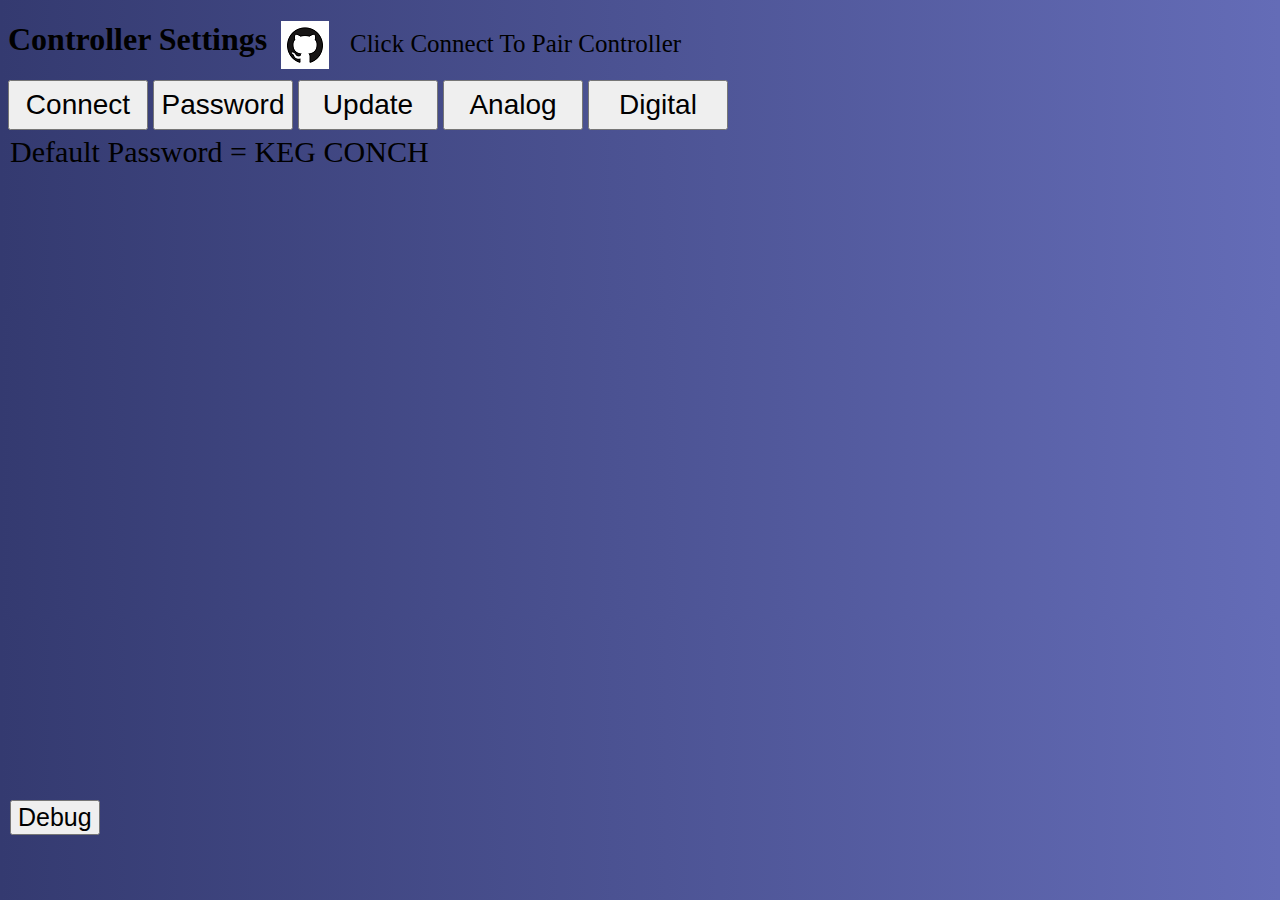
<file: html/BLE-Pairing.html>
<!DOCTYPE html>
<html lang="en-US" dir="ltr">
  <head>
    <meta charset="UTF-8" />
    <meta name="viewport" content="width=device-width,initial-scale=0.5" />
    <link rel="shortcut icon" href="https://c.s-microsoft.com/favicon.ico?v2" />
    <title>Controller Settings</title>
  </head>
  <body>
    <h1>Controller Settings</h1>

    <button id="Connect_Button" style="font-size : 28px;height:50px;width:140px;position:absolute;top:80px;left:8px;" onclick="isWebBluetoothEnabled()">Connect</button>
    <button id="Password_Button" style="font-size : 28px;height:50px;width:140px;position:absolute;top:80px;left:153px;" onclick="getPassword()">Password</button>
    <button style="font-size : 28px;height:50px;width:140px;position:absolute;top:80px;left:298px;" onclick="enableWifiUpload()">Update</button>
    <button style="font-size : 28px;height:50px;width:140px;position:absolute;top:80px;left:443px;" onclick="requestAnalogReadings()">Analog</button>
    <button style="font-size : 28px;height:50px;width:140px;position:absolute;top:80px;left:588px;" onclick="requestDigitalReadings()">Digital</button>
    <button id="debug button" style="position:absolute; left:10px; top:800px; font-size:25px" onclick="sendDebugMSG()">Debug</div>
    <button style="font-size : 28px;height:50px;width:140px;position:absolute;top:20px;left:235px; background-color:rgba(255,255,255,0.0); border:none;" id="githubButton;" onclick="goToGithub();"><img src="/../githubIcon.png" /></button>
    <button style="font-size : 28px;height:50px;width:140px;" ></button> <!--  for spacing temporarilly-->
    
    <div id="on screen information" type="button" style="position:absolute; left:350px; top:30px; font-size:25px" onclick="redirectPage()">Click Connect To Pair Controller</div>
    <div id="Firmware Version" style="position:absolute; left:10px; top:135px; font-size:30px">Default Password  = KEG CONCH</div>


     
    

    <div id="popup" style="width:400px;height:200px;padding:0px;background-color:white;position:absolute;top:0px;left:100px;display:none;font-size : 28px; border-radius: 10px;">
      <div style="position:absolute; top: 20px;left:50px">Enter SSID & Password:</div>
      <div style="position:absolute; top: 70px;left:50px; font-size : 20px;">SSID:</div>
      <div style="position:absolute; top: 120px;left:50px; font-size : 20px;">Password:</div>
      <input id="ssid" style="position:absolute; top: 70px;left:150px;"/>
      <input id="pass" type="password" style="position:absolute; top: 120px;left:150px"/>
      <button onclick="doneWifiCredentialCollection()" style="position:absolute; top: 170px;left:270px; font-size : 20px;">Done</button>  
      <button onclick="toggleHideWifiPass()" style="position:absolute; top: 120px;left:340px; font-size : 12px;">View</button>     
    </div>

    <div id="password_reset_popup" style="width:400px;height:200px;padding:0px;background-color:white;position:absolute;top:0px;left:100px;display:none;font-size : 28px; border-radius: 10px;">
      <div style="position:absolute; top: 20px;left:10px">Change Password</div>
      <div id="passChangeMsg" style="position:absolute; top: 20px;left:240px;font-size : 18px;">(5-14 characters)</div>    
      <div style="position:absolute; top: 70px;left:10px; font-size : 20px;">New Password:</div>
      <div style="position:absolute; top: 120px;left:10px; font-size : 20px;">Re-Enter Password:</div>
      <input id="ReNewPass" type="password" style="position:absolute; top: 70px;left:170px;"/>
      <input id="NewPass" type="password" style="position:absolute; top: 120px;left:170px"/>
      <button onclick="doneNewPassword()" style="position:absolute; top: 170px;left:270px; font-size : 20px;">Done</button>  
      <button onclick="toggleHideNewPass()" style="position:absolute; top: 120px;left:350px; font-size : 12px;">View</button>
      <button onclick="closeNewPass()" style="position:absolute; top: 170px;left:10px; font-size : 20px;">Close</button> 
    </div>

    <div id="ble_popup" style="width:400px;height:200px;padding:0px;background-color:white;position:absolute;top:0px;left:100px;display:none;font-size : 28px; border-radius: 10px;">
      <div style="position:absolute; top: 20px;left:10px">Change BLE Name</div>
      <div id="BLEChangeMsg" style="position:absolute; top: 20px;left:240px;font-size : 18px;">(5-14 characters)</div>    
      <div style="position:absolute; top: 100px;left:30px; font-size : 20px;">New Name:</div>
      <input id="newBLEName" style="position:absolute; top: 100px;left:150px"/>
      <button onclick="doneNewBLEName()" style="position:absolute; top: 170px;left:270px; font-size : 20px;">Done</button>
      <button onclick="closeNewBLEName()" style="position:absolute; top: 170px;left:25px; font-size : 20px;">Close</button>
    </div>

    <div id="analog_deadzone_popup" style="width:400px;height:200px;padding:0px;background-color:white;position:absolute;top:0px;left:100px;display:none;font-size : 28px; border-radius: 10px;">
      <div style="position:absolute; top: 10px;left:10px">Edit Analog Stick Deadzones</div>
      <div id="AnalogDeadzoneMSG" style="position:absolute; top: 40px;left:10px;font-size : 10px;">Deadzone MSG Here</div>   
      <div style="position:absolute; top: 50px;left:150px; font-size : 20px;">Low &#8804 Value &#8804 High</div>   
      <div style="position:absolute; top: 75px;left:30px; font-size : 20px;">AX:</div>
      <input id="AXDeadLow" style="position:absolute; top: 75px;left:150px; width: 50px;"/>
      <input id="AXDeadVal" style="position:absolute; top: 75px;left:205px; width: 50px;"/>
      <input id="AXDeadHigh" style="position:absolute; top: 75px;left:260px; width: 50px;"/>
      <div style="position:absolute; top: 125px;left:30px; font-size : 20px;">AY:</div>
      <input id="AYDeadLow" style="position:absolute; top: 125px;left:150px; width: 50px"/>
      <input id="AYDeadVal" style="position:absolute; top: 125px;left:205px; width: 50px"/>
      <input id="AYDeadHigh" style="position:absolute; top: 125px;left:260px; width: 50px"/>
      <button onclick="doneAnalogDeadzone()" style="position:absolute; top: 170px;left:270px; font-size : 20px;">Done</button>
      <button onclick="closeAnalogDeadzone()" style="position:absolute; top: 170px;left:25px; font-size : 20px;">Close</button>
    </div>

    <div id="CStick_deadzone_popup" style="width:400px;height:200px;padding:0px;background-color:white;position:absolute;top:0px;left:100px;display:none;font-size : 28px; border-radius: 10px;">
      <div style="position:absolute; top: 10px;left:10px">Edit C-Stick Deadzones</div>
      <div id="CStickDeadzoneMSG" style="position:absolute; top: 40px;left:10px;font-size : 10px;">Deadzone MSG Here</div>  
      <div style="position:absolute; top: 50px;left:150px; font-size : 20px;">Low &#8804 Value &#8804 High</div>  
      <div style="position:absolute; top: 75px;left:30px; font-size : 20px;">CX:</div>
      <input id="CXDeadLow" style="position:absolute; top: 75px;left:150px; width: 50px;"/>
      <input id="CXDeadVal" style="position:absolute; top: 75px;left:205px; width: 50px;"/>
      <input id="CXDeadHigh" style="position:absolute; top: 75px;left:260px; width: 50px;"/>
      <div style="position:absolute; top: 125px;left:30px; font-size : 20px;">CY:</div>
      <input id="CYDeadLow" style="position:absolute; top: 125px;left:150px; width: 50px"/>
      <input id="CYDeadVal" style="position:absolute; top: 125px;left:205px; width: 50px"/>
      <input id="CYDeadHigh" style="position:absolute; top: 125px;left:260px; width: 50px"/>
      <button onclick="doneCStickDeadzone()" style="position:absolute; top: 170px;left:270px; font-size : 20px;">Done</button>
      <button onclick="closeCStickDeadzone()" style="position:absolute; top: 170px;left:25px; font-size : 20px;">Close</button>
    </div>
    

    <p id="demo"></p>

    <script src="/../scripts/BLE_Backend.js"></script>
    <script src="/../scripts/Analog_Frontend.js"></script>
    <script src="/../scripts/Analog_Backend.js"></script>
    <script src="/../scripts/Analog_Click_Backend.js"></script>
    <script src="/../scripts/Password_Entry_Backend.js"></script>
    <script src="/../scripts/Digital_Frontend.js"></script>
    <script src="/../scripts/Digital_Backend.js"></script>
    <script src="/../scripts/Wifi_Backend.js"></script>
    <script src="/../scripts/DebugBackend.js"></script>

    <canvas id="canvas" width="150" height="150"></canvas>

    

  </body>
</html>
</file>
